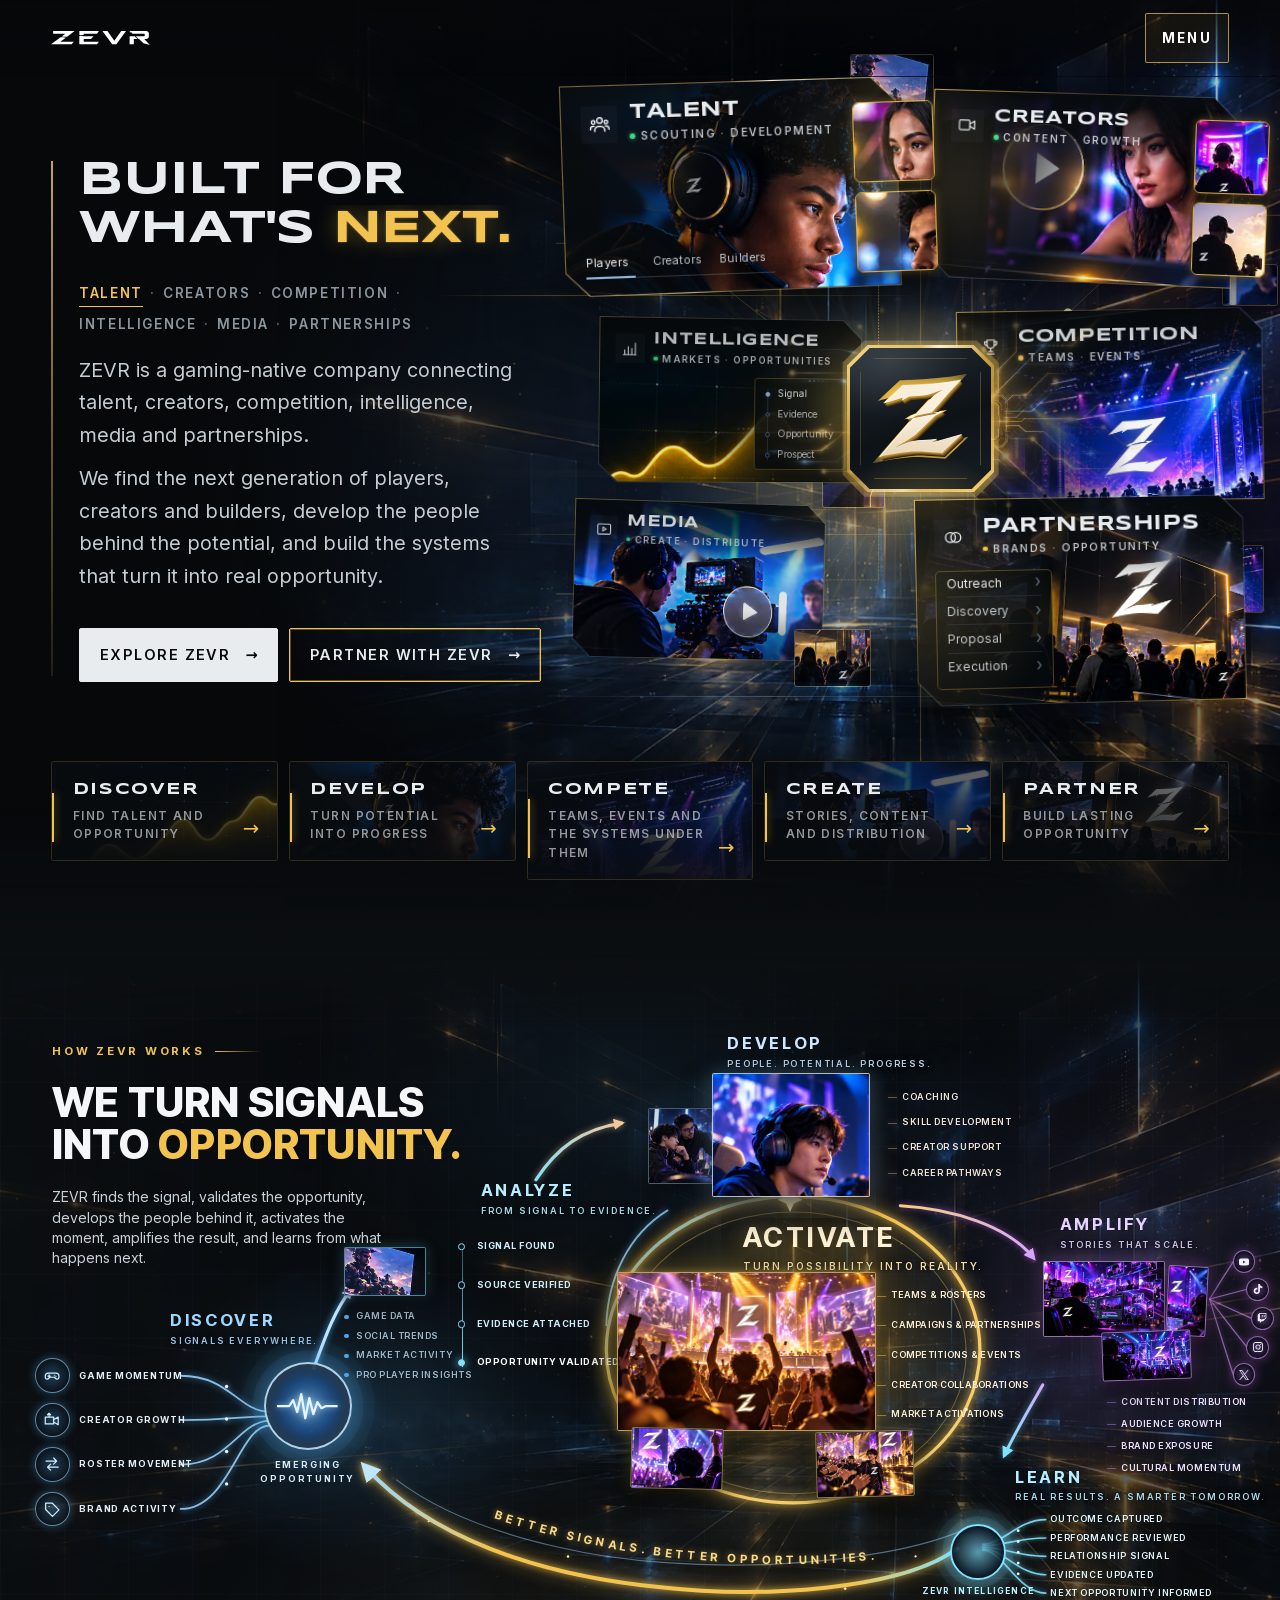
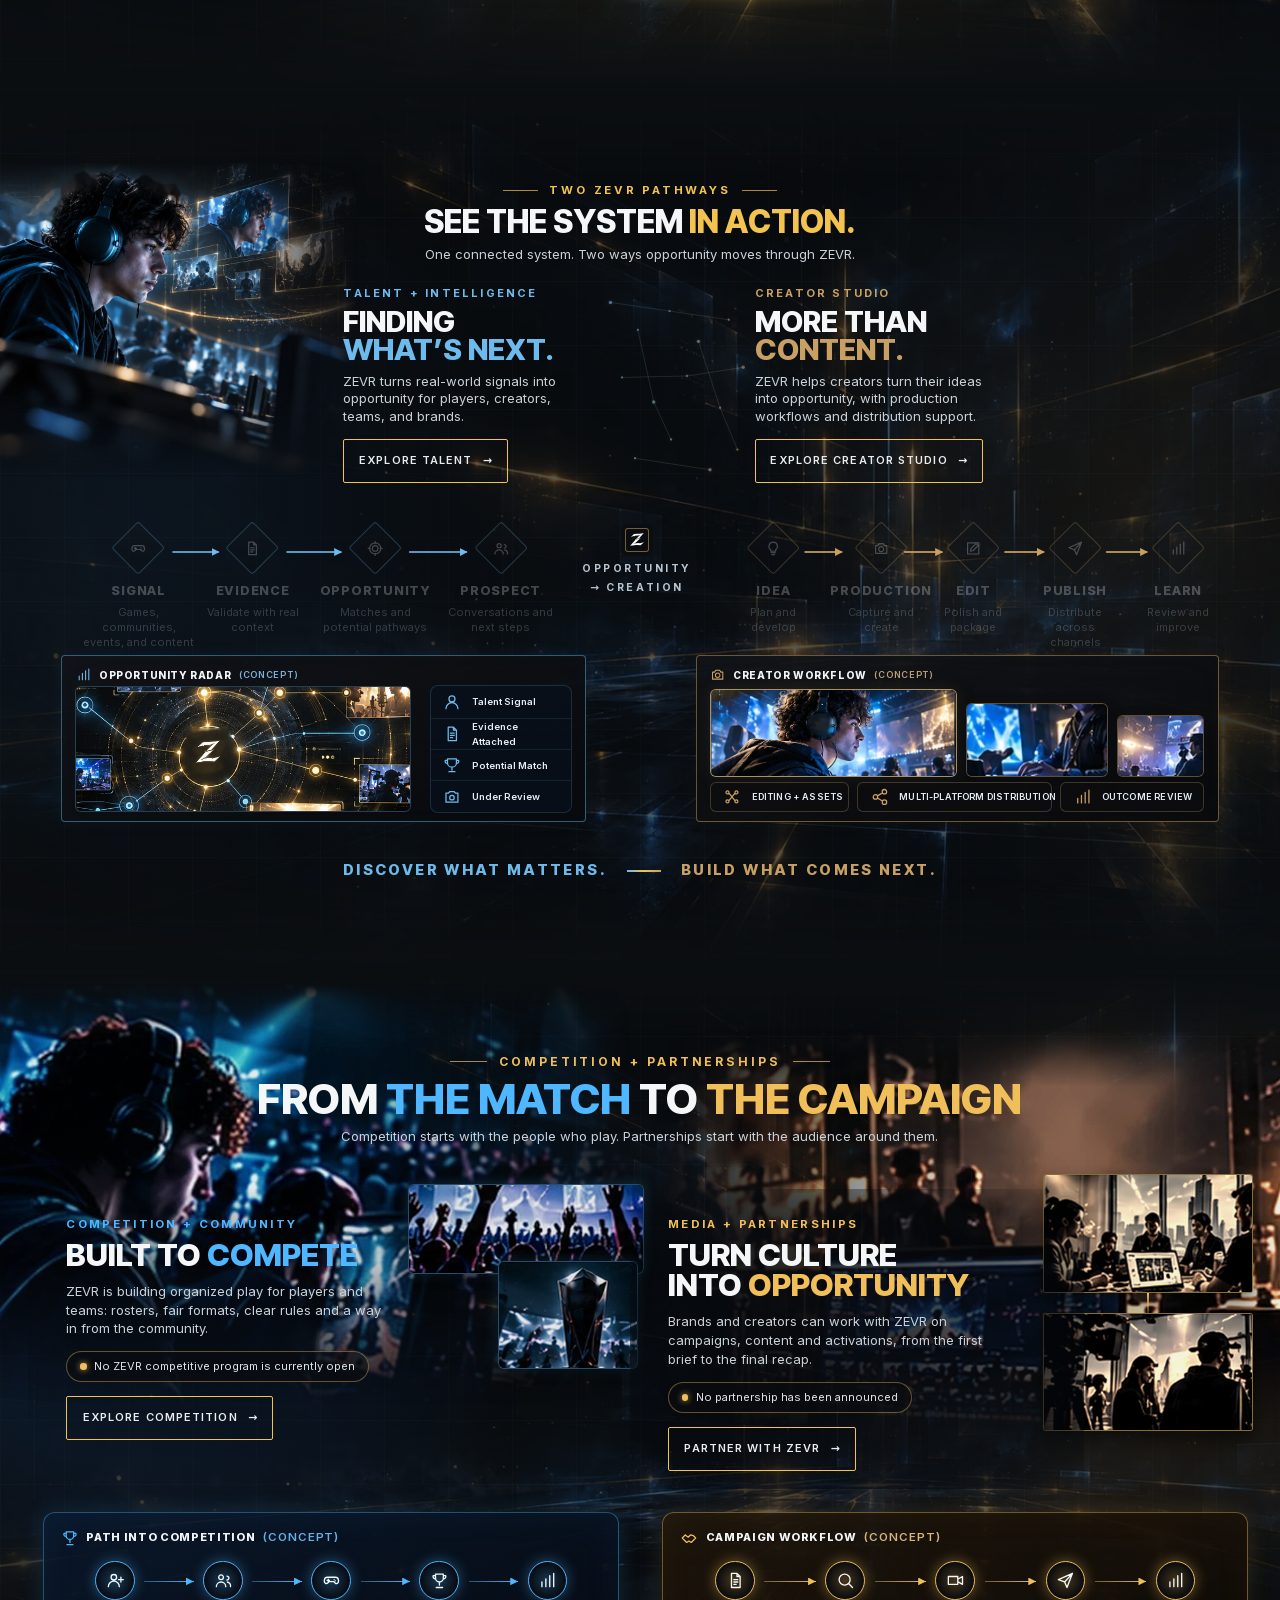
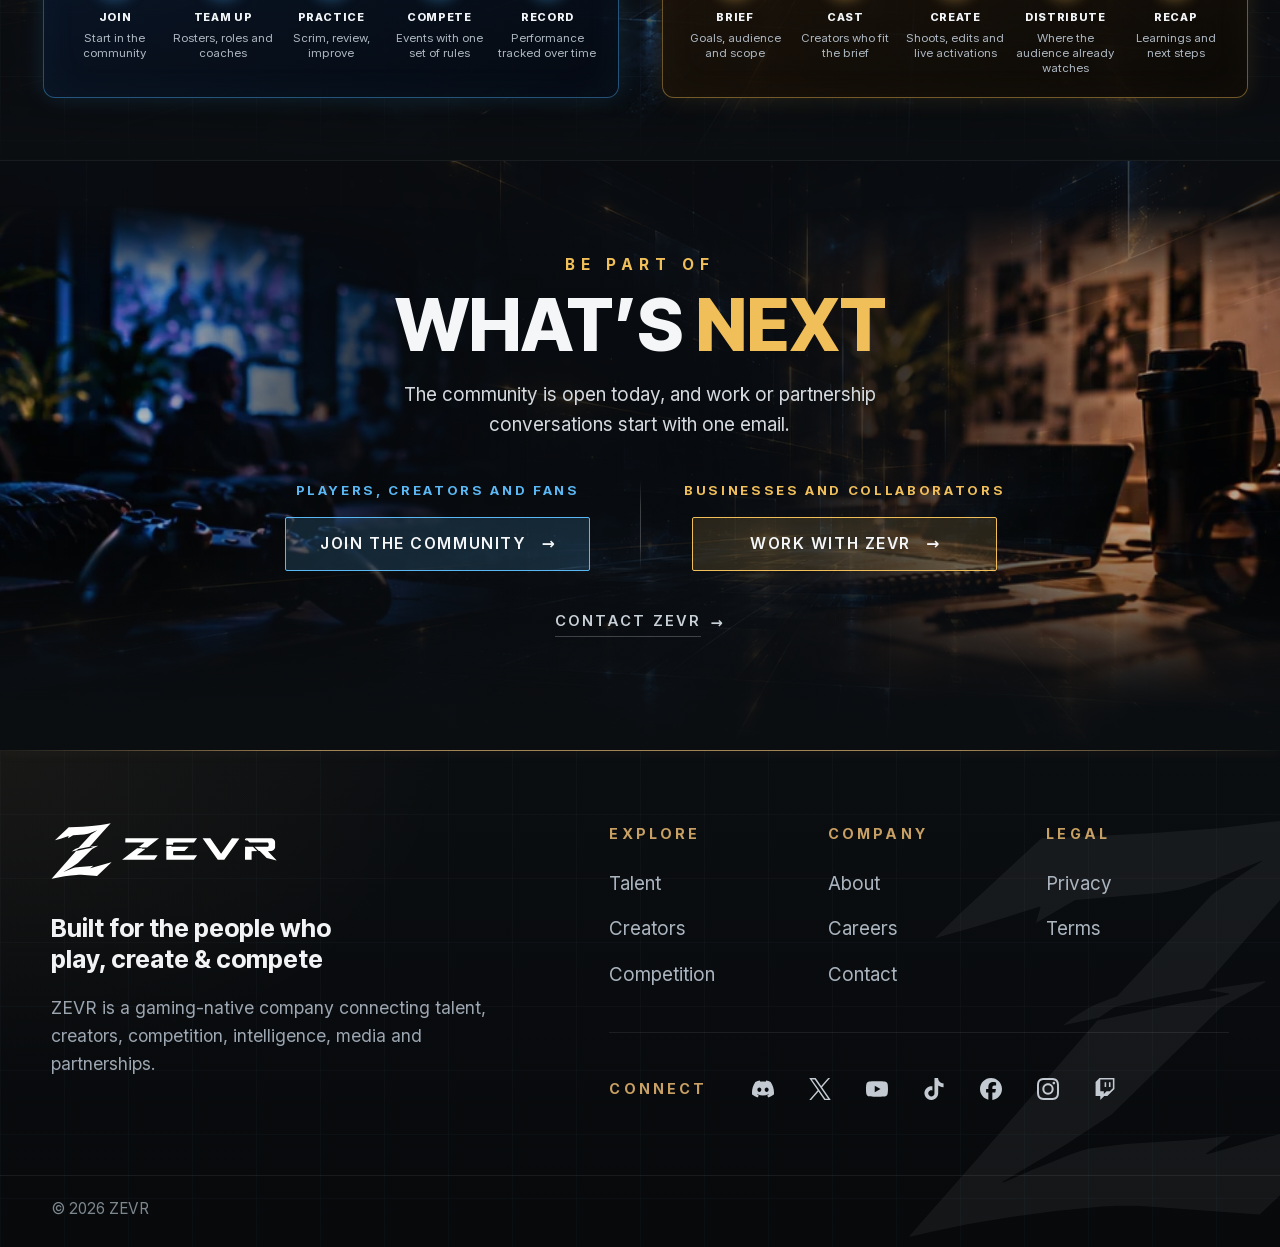
<file: index.html>
<!DOCTYPE html><!--eba489aa4dbf--><html lang="en" class="__variable_f367f3 __variable_a3c0d3 __variable_0d24fa __variable_cec71e"><head><meta charSet="utf-8"/><meta http-equiv="Content-Security-Policy" content="default-src &#x27;self&#x27;; base-uri &#x27;self&#x27;; object-src &#x27;none&#x27;; form-action &#x27;none&#x27;; img-src &#x27;self&#x27; data:; font-src &#x27;self&#x27;; style-src &#x27;self&#x27; &#x27;unsafe-inline&#x27;; script-src &#x27;self&#x27; &#x27;unsafe-inline&#x27;; connect-src &#x27;self&#x27;; frame-src &#x27;none&#x27;; worker-src &#x27;self&#x27;; manifest-src &#x27;self&#x27;; upgrade-insecure-requests"/><meta name="viewport" content="width=device-width, initial-scale=1"/><link rel="preload" as="image" href="/brand/ZEVR-WORDMARK-MASTER-REVERSE.svg"/><link rel="preload" as="image" href="/brand/ZEVR-SYMBOL-MASTER-REVERSE.svg"/><link rel="stylesheet" href="/_next/static/css/01b8594a74a07376.css" data-precedence="next"/><link rel="stylesheet" href="/_next/static/css/467e441ec2abd9d5.css" data-precedence="next"/><link rel="stylesheet" href="/_next/static/css/f3df66085141ae6e.css" data-precedence="next"/><link rel="stylesheet" href="/_next/static/css/9b7cc2643c0af046.css" data-precedence="next"/><link rel="stylesheet" href="/_next/static/css/dfa2c6ffcccb07e6.css" data-precedence="next"/><link rel="preload" as="script" fetchPriority="low" href="/_next/static/chunks/webpack-6882ec653489bbad.js"/><script src="/_next/static/chunks/4bd1b696-c023c6e3521b1417.js" async=""></script><script src="/_next/static/chunks/255-a85cef9cc3a04b12.js" async=""></script><script src="/_next/static/chunks/main-app-f8df598347a85e9b.js" async=""></script><script src="/_next/static/chunks/app/layout-259dae2417cb798e.js" async=""></script><script src="/_next/static/chunks/app/not-found-e5f9a73895d730ea.js" async=""></script><script src="/_next/static/chunks/app/page-28598bb0111f7ed6.js" async=""></script><meta name="theme-color" content="#07080A"/><title>ZEVR · Talent, Creators, Competition, Intelligence, Media &amp; Partnerships</title><meta name="description" content="ZEVR is a gaming-native company connecting talent, creators, competition, intelligence, media and partnerships."/><meta name="application-name" content="ZEVR"/><meta name="referrer" content="strict-origin-when-cross-origin"/><meta name="robots" content="index, follow"/><link rel="canonical" href="https://zevr.gg/"/><meta property="og:title" content="ZEVR · Talent, Creators, Competition, Intelligence, Media &amp; Partnerships"/><meta property="og:description" content="ZEVR is a gaming-native company connecting talent, creators, competition, intelligence, media and partnerships."/><meta property="og:url" content="https://zevr.gg/"/><meta property="og:site_name" content="ZEVR"/><meta property="og:image" content="https://zevr.gg/og-1200x630.png"/><meta property="og:image:width" content="1200"/><meta property="og:image:height" content="630"/><meta property="og:image:alt" content="The ZEVR Forged Z on a dark field."/><meta property="og:type" content="website"/><meta name="twitter:card" content="summary_large_image"/><meta name="twitter:title" content="ZEVR · Talent, Creators, Competition, Intelligence, Media &amp; Partnerships"/><meta name="twitter:description" content="ZEVR is a gaming-native company connecting talent, creators, competition, intelligence, media and partnerships."/><meta name="twitter:image" content="https://zevr.gg/og-1200x630.png"/><link rel="icon" href="/icon.png?ed616ae502bbf61e" type="image/png" sizes="256x256"/><script src="/_next/static/chunks/polyfills-42372ed130431b0a.js" noModule=""></script></head><body><div hidden=""><!--$--><!--/$--></div><script>(function(){var d=document.documentElement;try{d.setAttribute('data-js','');if(!('IntersectionObserver' in window))return;if(window.matchMedia&&window.matchMedia('(prefers-reduced-motion: reduce)').matches)return;d.setAttribute('data-reveal','armed');setTimeout(function(){if(d.getAttribute('data-reveal')==='armed')d.removeAttribute('data-reveal')},2500)}catch(e){d.removeAttribute('data-reveal')}})();</script><div class="public_shell__0fFbZ"><a class="public_skip__I34RB" href="#main">Skip to content</a><header class="SiteHeader_header__o00N_ SiteHeader_top__m8Iw6"><div class="SiteHeader_inner__I2_ct"><a class="SiteHeader_home___Udff" href="#top" aria-label="ZEVR home"><img class="ZevrMark_mark__MMJmv SiteHeader_mark__0tIcP" src="/brand/ZEVR-WORDMARK-MASTER-REVERSE.svg" width="1496" height="217" loading="eager" decoding="async" alt="" aria-hidden="true"/></a><nav class="SiteHeader_desktopNav__EOqAl" aria-label="Primary"><ul class="SiteHeader_list__rX5Ze"><li><a class="SiteHeader_link__a7Cse" href="#about">About</a></li><li><a class="SiteHeader_link__a7Cse" href="#talent">Talent</a></li><li><a class="SiteHeader_link__a7Cse" href="#creators">Creators</a></li><li><a class="SiteHeader_link__a7Cse" href="#competition">Competition</a></li><li><a class="SiteHeader_link__a7Cse" href="#partners">Partnerships</a></li><li><a class="SiteHeader_link__a7Cse" href="/contact/">Contact</a></li></ul></nav><div class="SiteHeader_actions__Va_lB"><a class="SiteHeader_work__jPMdn" href="/contact/#work"><span class="SiteHeader_workLabel__k4QgU">Work With ZEVR</span><span class="SiteHeader_workArrow__YPyM0" aria-hidden="true"></span></a><button type="button" class="SiteHeader_menuBtn__I7ppF" aria-expanded="false" aria-controls="_R_4lb_" aria-haspopup="dialog">Menu</button></div></div></header><main id="main" class="public_main__UgfPB"><div class="home_home__dR9Y_"><section id="top" class="HomepageHero_hero__M45Dp" aria-labelledby="hero-title" data-hero="" data-active="talent"><div class="HomepageHero_backdrop__Wp_HJ" aria-hidden="true"><div class="HomepageHero_grid__5BwNM"></div><div class="HomepageHero_field__lNi69"></div><div class="HomepageHero_light__4vC_5"></div><div class="HomepageHero_rays__XgbJ7"></div><div class="HomepageHero_beams__kjcxM"></div><div class="HomepageHero_streaks__tYozg"><span></span><span></span><span></span></div><div class="HomepageHero_dust__rADcU"><span style="--x:58%;--y:18%;--s:2px;--d:0s"></span><span style="--x:66%;--y:72%;--s:1.5px;--d:3.2s"></span><span style="--x:74%;--y:30%;--s:1px;--d:6.1s"></span><span style="--x:81%;--y:58%;--s:2px;--d:1.4s"></span><span style="--x:88%;--y:22%;--s:1.5px;--d:4.7s"></span><span style="--x:93%;--y:80%;--s:1px;--d:2.3s"></span><span style="--x:62%;--y:48%;--s:1px;--d:7.4s"></span><span style="--x:96%;--y:44%;--s:1.5px;--d:5.5s"></span></div></div><div class="HomepageHero_inner__eYyaQ"><div class="HomepageHero_copy__JXjgP"><h1 id="hero-title" class="HomepageHero_headline__UZ4XV"><span class="HomepageHero_line__XEV4m"><span class="HomepageHero_lineInner__KR_uU">BUILT FOR</span></span> <span class="HomepageHero_line__XEV4m HomepageHero_lineNext__CJQUR"><span class="HomepageHero_lineInner__KR_uU">WHAT&#x27;S<!-- --> <span class="HomepageHero_accent__v6JGx">NEXT.</span></span></span></h1><ul class="HomepageHero_areas__V_bs5" aria-label="What ZEVR works across"><li data-area="talent" data-active="">Talent</li><li data-area="creators">Creators</li><li data-area="competition">Competition</li><li data-area="intelligence">Intelligence</li><li data-area="media">Media</li><li data-area="partnerships">Partnerships</li></ul><p class="HomepageHero_body__wn8_8">ZEVR is a gaming-native company connecting talent, creators, competition, intelligence, media and partnerships.</p><p class="HomepageHero_body__wn8_8 HomepageHero_bodySecond__d94QX">We find the next generation of players, creators and builders, develop the people behind the potential, and build the systems that turn it into real opportunity.</p><p class="HomepageHero_audience__IfVHQ">For the next generation of players, creators and builders.</p><div class="HomepageHero_actions__Esxfx"><a class="CTA_cta__ZyuCa CTA_signal__VNJYl" href="#about"><span>Explore ZEVR</span><span class="CTA_arrow__38ELd" aria-hidden="true">→</span></a><a class="CTA_cta__ZyuCa CTA_frame__1Czgm" href="/contact/#partner"><span>Partner With ZEVR</span><span class="CTA_arrow__38ELd" aria-hidden="true">→</span></a></div></div><div class="HeroNetwork_network__0CdEZ" data-network="" aria-hidden="true"><div class="HeroNetwork_stage__esHLz" data-stage=""><span class="HeroNetwork_tile__6AmgD" style="--x:40;--y:-7;--w:12;--pd:3;--z:1;--enter:900ms;--drift:15s"><img src="/media/hero/modules/tile-screen.webp" alt="" loading="lazy" decoding="async"/></span><span class="HeroNetwork_tile__6AmgD" style="--x:86;--y:63;--w:13;--pd:3;--z:1;--enter:990ms;--drift:17.3s"><img src="/media/hero/modules/frag-arena.webp" alt="" loading="lazy" decoding="async"/></span><span class="HeroNetwork_tile__6AmgD" style="--x:32;--y:75;--w:11;--pd:6;--z:4;--enter:1080ms;--drift:19.6s"><img src="/media/hero/modules/frag-crowd.webp" alt="" loading="lazy" decoding="async"/></span><span class="HeroNetwork_tile__6AmgD" style="--x:93;--y:23;--w:8;--pd:6;--z:4;--enter:1170ms;--drift:21.9s"><img src="/media/hero/modules/frag-portrait.webp" alt="" loading="lazy" decoding="async"/></span><span class="HeroNetwork_tile__6AmgD" style="--x:36;--y:51;--w:9;--pd:3;--z:1;--enter:1260ms;--drift:24.2s"><img src="/media/hero/modules/frag-glow.webp" alt="" loading="lazy" decoding="async"/></span><svg class="HeroNetwork_wires__u_x16" viewBox="0 0 100 90" preserveAspectRatio="none" aria-hidden="true" focusable="false"><path class="HeroNetwork_trace__YCKLG" d="M-2 20 H14 L30 32.5 H39.5"></path><path class="HeroNetwork_trace__YCKLG" d="M102 16 H86 L71 30 H60.5"></path><path class="HeroNetwork_trace__YCKLG" d="M-2 70 H12 L30 58 H39.5 V55.5"></path><path class="HeroNetwork_trace__YCKLG" d="M102 80 H88 L70 58 H60.5 V55.5"></path><path class="HeroNetwork_trace__YCKLG" d="M50 34.5 V-4"></path><path class="HeroNetwork_trace__YCKLG" d="M50 55.5 V94"></path><circle class="HeroNetwork_flare__kansE" cx="30" cy="32.5" r="0.7"></circle><circle class="HeroNetwork_flare__kansE" cx="71" cy="30" r="0.7"></circle><circle class="HeroNetwork_flare__kansE" cx="30" cy="58" r="0.6"></circle><circle class="HeroNetwork_flare__kansE" cx="70" cy="58" r="0.6"></circle><g data-wire="talent" data-active=""><path class="HeroNetwork_wire__Kis2I" d="M44 34.5 V14 H23" pathLength="100"></path><path class="HeroNetwork_boot__QotO5" d="M44 34.5 V14 H23" pathLength="100"></path><path class="HeroNetwork_pulse__lp7t_" d="M44 34.5 V14 H23" pathLength="100"></path></g><g data-wire="creators"><path class="HeroNetwork_wire__Kis2I" d="M56 34.5 V12 H73" pathLength="100"></path><path class="HeroNetwork_boot__QotO5" d="M56 34.5 V12 H73" pathLength="100"></path><path class="HeroNetwork_pulse__lp7t_" d="M56 34.5 V12 H73" pathLength="100"></path></g><g data-wire="competition"><path class="HeroNetwork_wire__Kis2I" d="M60.5 43 H77" pathLength="100"></path><path class="HeroNetwork_boot__QotO5" d="M60.5 43 H77" pathLength="100"></path><path class="HeroNetwork_pulse__lp7t_" d="M60.5 43 H77" pathLength="100"></path></g><g data-wire="intelligence"><path class="HeroNetwork_wire__Kis2I" d="M39.5 42 H23" pathLength="100"></path><path class="HeroNetwork_boot__QotO5" d="M39.5 42 H23" pathLength="100"></path><path class="HeroNetwork_pulse__lp7t_" d="M39.5 42 H23" pathLength="100"></path></g><g data-wire="media"><path class="HeroNetwork_wire__Kis2I" d="M44 55.5 V68 H18.5" pathLength="100"></path><path class="HeroNetwork_boot__QotO5" d="M44 55.5 V68 H18.5" pathLength="100"></path><path class="HeroNetwork_pulse__lp7t_" d="M44 55.5 V68 H18.5" pathLength="100"></path></g><g data-wire="partnerships"><path class="HeroNetwork_wire__Kis2I" d="M56 55.5 V71 H73" pathLength="100"></path><path class="HeroNetwork_boot__QotO5" d="M56 55.5 V71 H73" pathLength="100"></path><path class="HeroNetwork_pulse__lp7t_" d="M56 55.5 V71 H73" pathLength="100"></path></g></svg><div class="HeroNetwork_slot__ndhg8" data-card="talent" data-depth="3" data-layer="front" data-slot="0" data-active="" style="--x:1;--y:0;--w:44;--tilt:4deg;--turn:-2deg;--depth:3;--scale:1.05;--z:7;--from-x:0px;--from-y:-22px;--enter:700ms;--drift:9s;--drift-delay:0s"><div class="HeroNetwork_pose__aCe2U"><div class="HeroNetworkCard_card__1IgJS" data-body="tabs" data-panel="left" data-thumbs=""><picture class="HeroNetworkCard_media__BKmdK"><source type="image/avif" srcSet="/media/hero/modules/talent.avif"/><img src="/media/hero/modules/talent.webp" alt="" loading="eager" fetchPriority="high" decoding="async"/></picture><div class="HeroNetworkCard_head__yTzJS"><span class="HeroNetworkCard_icon__nZ5sH"><svg viewBox="0 0 24 24" width="24" height="24" fill="none" stroke="currentColor" stroke-width="1.5" stroke-linecap="round" stroke-linejoin="round" aria-hidden="true" focusable="false"><circle cx="12" cy="7.5" r="3"></circle><path d="M6.5 19.5v-1.2a4.3 4.3 0 0 1 4.3-4.3h2.4a4.3 4.3 0 0 1 4.3 4.3v1.2"></path><circle cx="5" cy="9.5" r="2"></circle><path d="M1.8 17.5v-.6a3 3 0 0 1 3-3h1"></path><circle cx="19" cy="9.5" r="2"></circle><path d="M22.2 17.5v-.6a3 3 0 0 0-3-3h-1"></path></svg></span><span class="HeroNetworkCard_titles__GbR9X"><span class="HeroNetworkCard_name___x66i">Talent</span><span class="HeroNetworkCard_line__YCgmJ">Scouting · Development</span></span></div><div class="HeroNetworkCard_body__IRXPn"><span class="HeroNetworkCard_tabs__dLFfk"><span class="HeroNetworkCard_tab__vXDe9">Players</span><span class="HeroNetworkCard_tab__vXDe9">Creators</span><span class="HeroNetworkCard_tab__vXDe9">Builders</span><span class="HeroNetworkCard_tabMarker__kyqxu"></span></span><span class="HeroNetworkCard_rows__IJN4V"><span class="HeroNetworkCard_profile__fjWQb"><span class="HeroNetworkCard_avatar__kVpia"></span><span class="HeroNetworkCard_bars__9nKD6"><span></span><span></span></span></span><span class="HeroNetworkCard_profile__fjWQb"><span class="HeroNetworkCard_avatar__kVpia"></span><span class="HeroNetworkCard_bars__9nKD6"><span></span><span></span></span></span><span class="HeroNetworkCard_profile__fjWQb"><span class="HeroNetworkCard_avatar__kVpia"></span><span class="HeroNetworkCard_bars__9nKD6"><span></span><span></span></span></span></span></div></div><span class="HeroNetwork_thumbs__yPyRF"><span class="HeroNetwork_thumb__lPyQj"><img src="/media/hero/modules/tile-scout-a.webp" alt="" loading="lazy" decoding="async"/></span><span class="HeroNetwork_thumb__lPyQj"><img src="/media/hero/modules/tile-scout-b.webp" alt="" loading="lazy" decoding="async"/></span></span></div></div><div class="HeroNetwork_slot__ndhg8" data-card="creators" data-depth="3" data-layer="front" data-slot="1" style="--x:52;--y:-1;--w:42;--tilt:-4deg;--turn:2deg;--depth:3;--scale:1.03;--z:7;--from-x:28px;--from-y:6px;--enter:770ms;--drift:10.3s;--drift-delay:-1.7s"><div class="HeroNetwork_pose__aCe2U"><div class="HeroNetworkCard_card__1IgJS" data-body="stages" data-panel="left" data-thumbs=""><picture class="HeroNetworkCard_media__BKmdK"><source type="image/avif" srcSet="/media/hero/modules/creators.avif"/><img src="/media/hero/modules/creators.webp" alt="" loading="lazy" fetchPriority="auto" decoding="async"/></picture><div class="HeroNetworkCard_head__yTzJS"><span class="HeroNetworkCard_icon__nZ5sH"><svg viewBox="0 0 24 24" width="24" height="24" fill="none" stroke="currentColor" stroke-width="1.5" stroke-linecap="round" stroke-linejoin="round" aria-hidden="true" focusable="false"><rect x="2.5" y="6" width="13" height="12" rx="1.5"></rect><path d="M15.5 10.5l6-3.5v10l-6-3.5"></path></svg></span><span class="HeroNetworkCard_titles__GbR9X"><span class="HeroNetworkCard_name___x66i">Creators</span><span class="HeroNetworkCard_line__YCgmJ">Content · Growth</span></span></div><div class="HeroNetworkCard_body__IRXPn"><span class="HeroNetworkCard_frame__F_Qpu"><span class="HeroNetworkCard_play__Bx2jw"></span></span><span class="HeroNetworkCard_track__Inmvj"><span class="HeroNetworkCard_stage__xxSvg">Draft</span><span class="HeroNetworkCard_stage__xxSvg">Editing</span><span class="HeroNetworkCard_stage__xxSvg">Creator review</span><span class="HeroNetworkCard_stage__xxSvg">Published</span></span></div></div><span class="HeroNetwork_thumbs__yPyRF"><span class="HeroNetwork_thumb__lPyQj"><img src="/media/hero/modules/tile-stream.webp" alt="" loading="lazy" decoding="async"/></span><span class="HeroNetwork_thumb__lPyQj"><img src="/media/hero/modules/tile-field.webp" alt="" loading="lazy" decoding="async"/></span></span></div></div><div class="HeroNetwork_slot__ndhg8" data-card="competition" data-depth="2" data-layer="front" data-slot="2" style="--x:56;--y:30;--w:42;--tilt:-3deg;--turn:-0.8deg;--depth:2;--scale:1.04;--z:5;--from-x:28px;--from-y:6px;--enter:880ms;--drift:11.6s;--drift-delay:-3.4s"><div class="HeroNetwork_pose__aCe2U"><div class="HeroNetworkCard_card__1IgJS" data-body="bracket" data-panel="left"><picture class="HeroNetworkCard_media__BKmdK"><source type="image/avif" srcSet="/media/hero/modules/competition.avif"/><img src="/media/hero/modules/competition.webp" alt="" loading="lazy" fetchPriority="auto" decoding="async"/></picture><div class="HeroNetworkCard_head__yTzJS"><span class="HeroNetworkCard_icon__nZ5sH"><svg viewBox="0 0 24 24" width="24" height="24" fill="none" stroke="currentColor" stroke-width="1.5" stroke-linecap="round" stroke-linejoin="round" aria-hidden="true" focusable="false"><path d="M7.5 3.5h9v5.5a4.5 4.5 0 0 1-9 0z"></path><path d="M7.5 5.5H4.5v1.5a3 3 0 0 0 3 3"></path><path d="M16.5 5.5h3v1.5a3 3 0 0 1-3 3"></path><path d="M12 13.5v4"></path><path d="M8 20.5h8M9.5 17.5h5"></path></svg></span><span class="HeroNetworkCard_titles__GbR9X"><span class="HeroNetworkCard_name___x66i">Competition</span><span class="HeroNetworkCard_line__YCgmJ">Teams · Events</span></span></div><div class="HeroNetworkCard_body__IRXPn"><svg class="HeroNetworkCard_bracket__q68_5" viewBox="0 0 120 64" preserveAspectRatio="xMinYMid meet"><rect x="1" y="2" width="30" height="10"></rect><rect x="1" y="18" width="30" height="10"></rect><rect x="1" y="36" width="30" height="10"></rect><rect x="1" y="52" width="30" height="10"></rect><path d="M31 7 H38 V23 H31 M38 15 H45"></path><path d="M31 41 H38 V57 H31 M38 49 H45"></path><rect x="45" y="10" width="30" height="10"></rect><rect x="45" y="44" width="30" height="10"></rect><path d="M75 15 H82 V49 H75 M82 32 H89"></path><rect class="HeroNetworkCard_final__JPTzY" x="89" y="27" width="30" height="10"></rect></svg><span class="HeroNetworkCard_parts__V2LmB"><span>Events</span><span>Rosters</span><span>Scrims</span><span>Results</span></span></div></div></div></div><div class="HeroNetwork_slot__ndhg8" data-card="intelligence" data-depth="1" data-layer="mid" data-slot="3" style="--x:3;--y:30;--w:40;--tilt:6deg;--turn:0.6deg;--depth:1;--scale:0.94;--z:3;--from-x:-28px;--from-y:6px;--enter:990ms;--drift:12.9s;--drift-delay:-5.1s"><div class="HeroNetwork_pose__aCe2U"><div class="HeroNetworkCard_card__1IgJS" data-body="chain" data-panel="right"><picture class="HeroNetworkCard_media__BKmdK"><source type="image/avif" srcSet="/media/hero/modules/intelligence.avif"/><img src="/media/hero/modules/intelligence.webp" alt="" loading="lazy" fetchPriority="auto" decoding="async"/></picture><div class="HeroNetworkCard_head__yTzJS"><span class="HeroNetworkCard_icon__nZ5sH"><svg viewBox="0 0 24 24" width="24" height="24" fill="none" stroke="currentColor" stroke-width="1.5" stroke-linecap="round" stroke-linejoin="round" aria-hidden="true" focusable="false"><path d="M5 20V14M10 20V9M15 20V11.5M20 20V4"></path><path d="M3 20.5h18"></path></svg></span><span class="HeroNetworkCard_titles__GbR9X"><span class="HeroNetworkCard_name___x66i">Intelligence</span><span class="HeroNetworkCard_line__YCgmJ">Markets · Opportunities</span></span></div><div class="HeroNetworkCard_body__IRXPn"><span class="HeroNetworkCard_chain__QE63i"><span class="HeroNetworkCard_link__AF1bS"><span class="HeroNetworkCard_dot___amnQ"></span>Signal</span><span class="HeroNetworkCard_link__AF1bS"><span class="HeroNetworkCard_dot___amnQ"></span>Evidence</span><span class="HeroNetworkCard_link__AF1bS"><span class="HeroNetworkCard_dot___amnQ"></span>Opportunity</span><span class="HeroNetworkCard_link__AF1bS"><span class="HeroNetworkCard_dot___amnQ"></span>Prospect</span><span class="HeroNetworkCard_scan__ErY7l"></span></span></div></div></div></div><div class="HeroNetwork_slot__ndhg8" data-card="media" data-depth="1" data-layer="mid" data-slot="4" style="--x:-1;--y:56;--w:39;--tilt:5deg;--turn:1.5deg;--depth:1;--scale:0.92;--z:2;--from-x:-28px;--from-y:6px;--enter:1060ms;--drift:14.2s;--drift-delay:-6.8s"><div class="HeroNetwork_pose__aCe2U"><div class="HeroNetworkCard_card__1IgJS" data-body="timeline" data-panel="bottom"><picture class="HeroNetworkCard_media__BKmdK"><source type="image/avif" srcSet="/media/hero/modules/media.avif"/><img src="/media/hero/modules/media.webp" alt="" loading="lazy" fetchPriority="auto" decoding="async"/></picture><div class="HeroNetworkCard_head__yTzJS"><span class="HeroNetworkCard_icon__nZ5sH"><svg viewBox="0 0 24 24" width="24" height="24" fill="none" stroke="currentColor" stroke-width="1.5" stroke-linecap="round" stroke-linejoin="round" aria-hidden="true" focusable="false"><rect x="2.5" y="4.5" width="19" height="15" rx="1.5"></rect><path d="M10 9v6l5-3z"></path></svg></span><span class="HeroNetworkCard_titles__GbR9X"><span class="HeroNetworkCard_name___x66i">Media</span><span class="HeroNetworkCard_line__YCgmJ">Create · Distribute</span></span></div><div class="HeroNetworkCard_body__IRXPn"><span class="HeroNetworkCard_chips__Pj_wA"><span>Clip</span><span>Package</span><span>Distribute</span></span><span class="HeroNetworkCard_timeline__cQSYw"><span class="HeroNetworkCard_lane__t9TDy"><span></span><span></span><span></span></span><span class="HeroNetworkCard_lane__t9TDy"><span></span><span></span></span><svg class="HeroNetworkCard_wave__IyHBB" viewBox="0 0 100 12" preserveAspectRatio="none"><path d="M0 6 L4 4 L7 8 L10 3 L13 9 L16 5 L20 7 L23 2 L26 10 L30 5 L33 7 L37 4 L40 8 L44 3 L47 9 L51 6 L54 4 L58 8 L61 2 L65 10 L68 5 L72 7 L75 3 L79 9 L82 5 L86 7 L89 4 L93 8 L96 5 L100 6"></path></svg><span class="HeroNetworkCard_playhead___JYTv"></span></span></div></div></div></div><div class="HeroNetwork_slot__ndhg8" data-card="partnerships" data-depth="3" data-layer="front" data-slot="5" style="--x:50;--y:56.5;--w:46;--tilt:3deg;--turn:-1.2deg;--depth:3;--scale:1.02;--z:7;--from-x:0px;--from-y:22px;--enter:1050ms;--drift:15.5s;--drift-delay:-8.5s"><div class="HeroNetwork_pose__aCe2U"><div class="HeroNetworkCard_card__1IgJS" data-body="list" data-panel="left"><picture class="HeroNetworkCard_media__BKmdK"><source type="image/avif" srcSet="/media/hero/modules/partnerships.avif"/><img src="/media/hero/modules/partnerships.webp" alt="" loading="lazy" fetchPriority="auto" decoding="async"/></picture><div class="HeroNetworkCard_head__yTzJS"><span class="HeroNetworkCard_icon__nZ5sH"><svg viewBox="0 0 24 24" width="24" height="24" fill="none" stroke="currentColor" stroke-width="1.5" stroke-linecap="round" stroke-linejoin="round" aria-hidden="true" focusable="false"><circle cx="9" cy="12" r="5.5"></circle><circle cx="15" cy="12" r="5.5"></circle></svg></span><span class="HeroNetworkCard_titles__GbR9X"><span class="HeroNetworkCard_name___x66i">Partnerships</span><span class="HeroNetworkCard_line__YCgmJ">Brands · Opportunity</span></span></div><div class="HeroNetworkCard_body__IRXPn"><span class="HeroNetworkCard_list__EeGpn"><span class="HeroNetworkCard_listRow___Z8oe">Outreach<span class="HeroNetworkCard_chevron__sXDY5">›</span></span><span class="HeroNetworkCard_listRow___Z8oe">Discovery<span class="HeroNetworkCard_chevron__sXDY5">›</span></span><span class="HeroNetworkCard_listRow___Z8oe">Proposal<span class="HeroNetworkCard_chevron__sXDY5">›</span></span><span class="HeroNetworkCard_listRow___Z8oe">Execution<span class="HeroNetworkCard_chevron__sXDY5">›</span></span></span></div></div></div></div><div class="HeroNetwork_core__QuHhv" data-core=""><span class="HeroNetwork_coreCircuit__p_tPG"></span><span class="HeroNetwork_coreHalo__1CPHC"></span><span class="HeroNetwork_coreFrameGlow__TrInK"></span><span class="HeroNetwork_coreRing__UffB3"></span><span class="HeroNetwork_corePlate__4LVy_"><span class="HeroNetwork_coreSheen__O13kM"></span><span class="HeroNetwork_markGlow__G4Tsa"></span><span class="HeroNetwork_markGlow__G4Tsa HeroNetwork_markGlowTight__CgqsY"></span><span class="HeroNetwork_markDepth__NSmRF" style="--i:6"></span><span class="HeroNetwork_markDepth__NSmRF" style="--i:5"></span><span class="HeroNetwork_markDepth__NSmRF" style="--i:4"></span><span class="HeroNetwork_markDepth__NSmRF" style="--i:3"></span><span class="HeroNetwork_markDepth__NSmRF" style="--i:2"></span><span class="HeroNetwork_markDepth__NSmRF" style="--i:1"></span><img class="ZevrMark_mark__MMJmv HeroNetwork_mark__sHmzg" src="/brand/ZEVR-SYMBOL-MASTER-REVERSE.svg" width="999" height="934" loading="eager" decoding="async" alt="" aria-hidden="true"/><span class="HeroNetwork_markShine__D0cW1"></span></span></div></div></div></div><div class="HomepageHero_handoff__ue5M7"><p class="HomepageHero_handoffTitle__RA10R" aria-hidden="true">Where to go from here</p><ul aria-label="Where to go from here"><li><a href="/talent/" class="HomepageHero_handoffItem__sdj1F"><picture class="HomepageHero_handoffMedia__9sGWK" aria-hidden="true"><source type="image/avif" srcSet="/media/hero/modules/intelligence.avif"/><img src="/media/hero/modules/intelligence.webp" alt="" loading="lazy" decoding="async"/></picture><span class="HomepageHero_handoffName__m8Mmp">Discover</span><span class="HomepageHero_handoffLine__i0CQK">Find talent and opportunity</span><span class="HomepageHero_handoffArrow__3_kRd" aria-hidden="true">→</span></a></li><li><a href="#how" class="HomepageHero_handoffItem__sdj1F"><picture class="HomepageHero_handoffMedia__9sGWK" aria-hidden="true"><source type="image/avif" srcSet="/media/hero/modules/talent.avif"/><img src="/media/hero/modules/talent.webp" alt="" loading="lazy" decoding="async"/></picture><span class="HomepageHero_handoffName__m8Mmp">Develop</span><span class="HomepageHero_handoffLine__i0CQK">Turn potential into progress</span><span class="HomepageHero_handoffArrow__3_kRd" aria-hidden="true">→</span></a></li><li><a href="/compete/" class="HomepageHero_handoffItem__sdj1F"><picture class="HomepageHero_handoffMedia__9sGWK" aria-hidden="true"><source type="image/avif" srcSet="/media/hero/modules/competition.avif"/><img src="/media/hero/modules/competition.webp" alt="" loading="lazy" decoding="async"/></picture><span class="HomepageHero_handoffName__m8Mmp">Compete</span><span class="HomepageHero_handoffLine__i0CQK">Teams, events and the systems under them</span><span class="HomepageHero_handoffArrow__3_kRd" aria-hidden="true">→</span></a></li><li><a href="/creators/" class="HomepageHero_handoffItem__sdj1F"><picture class="HomepageHero_handoffMedia__9sGWK" aria-hidden="true"><source type="image/avif" srcSet="/media/hero/modules/media.avif"/><img src="/media/hero/modules/media.webp" alt="" loading="lazy" decoding="async"/></picture><span class="HomepageHero_handoffName__m8Mmp">Create</span><span class="HomepageHero_handoffLine__i0CQK">Stories, content and distribution</span><span class="HomepageHero_handoffArrow__3_kRd" aria-hidden="true">→</span></a></li><li><a href="/contact/#partner" class="HomepageHero_handoffItem__sdj1F"><picture class="HomepageHero_handoffMedia__9sGWK" aria-hidden="true"><source type="image/avif" srcSet="/media/hero/modules/partnerships.avif"/><img src="/media/hero/modules/partnerships.webp" alt="" loading="lazy" decoding="async"/></picture><span class="HomepageHero_handoffName__m8Mmp">Partner</span><span class="HomepageHero_handoffLine__i0CQK">Build lasting opportunity</span><span class="HomepageHero_handoffArrow__3_kRd" aria-hidden="true">→</span></a></li></ul></div></section><section id="about" class="HowZevrWorks_section__GFMJG" aria-labelledby="about-title" data-hzw=""><div class="HowZevrWorks_ground__wUXY1" aria-hidden="true"></div><div id="how" class="HowZevrWorks_frame__H_V9s"><header class="HowZevrWorks_head__5LWRt" data-part="" style="--x:4.0669856459330145%;--y:3.79746835443038%;--w:33.49282296650718%"><p class="HowZevrWorks_eyebrow__8JV_D">How ZEVR works</p><h2 id="about-title" class="HowZevrWorks_h2__qHuhu">We turn signals<br/>into<!-- --> <span class="HowZevrWorks_accent___M1V4">opportunity.</span></h2><p class="HowZevrWorks_intro__JVv7y">ZEVR finds the signal, validates the opportunity, develops the people behind it, activates the moment, amplifies the result, and learns from what happens next.</p></header><span class="HowZevrWorks_pool__EpHP1 HowZevrWorks_poolBlue__nncJJ" data-part="" style="--x:11.961722488038278%;--y:39.24050632911392%;--w:33.49282296650718%;--h:53.16455696202531%" aria-hidden="true"></span><span class="HowZevrWorks_pool__EpHP1 HowZevrWorks_poolGold__s0xUt" data-part="" style="--x:44.25837320574163%;--y:29.11392405063291%;--w:35.88516746411483%;--h:59.49367088607595%" aria-hidden="true"></span><span class="HowZevrWorks_pool__EpHP1 HowZevrWorks_poolViolet__5jc5Q" data-part="" style="--x:74.16267942583733%;--y:29.11392405063291%;--w:25.11961722488038%;--h:48.10126582278481%" aria-hidden="true"></span><svg class="HowZevrWorks_paths__p_7fx" viewBox="0 70 1672 790" preserveAspectRatio="none" aria-hidden="true" focusable="false"><defs><linearGradient id="hzw-ring" x1="0" y1="0" x2="1" y2="1"><stop offset="0" stop-color="#4ea7e8"></stop><stop offset="0.35" stop-color="#f3c34f"></stop><stop offset="1" stop-color="#f6d27a"></stop></linearGradient><linearGradient id="hzw-warm" gradientUnits="userSpaceOnUse" x1="700" y1="280" x2="812" y2="206"><stop offset="0" stop-color="#7fe3ff"></stop><stop offset="1" stop-color="#f2c79a"></stop></linearGradient><linearGradient id="hzw-media" gradientUnits="userSpaceOnUse" x1="1176" y1="314" x2="1350" y2="382"><stop offset="0" stop-color="#f6d27a"></stop><stop offset="1" stop-color="#d6a8ff"></stop></linearGradient><linearGradient id="hzw-back" gradientUnits="userSpaceOnUse" x1="1362" y1="548" x2="1312" y2="640"><stop offset="0" stop-color="#d6a8ff"></stop><stop offset="1" stop-color="#7fe3ff"></stop></linearGradient><linearGradient id="hzw-return" gradientUnits="userSpaceOnUse" x1="1250" y1="0" x2="478" y2="0"><stop offset="0" stop-color="#7fe3ff"></stop><stop offset="0.18" stop-color="#f3c34f"></stop><stop offset="0.78" stop-color="#f3c34f"></stop><stop offset="1" stop-color="#9ed8ff"></stop></linearGradient><radialGradient id="hzw-pool" cx="0.5" cy="0.45" r="0.55"><stop offset="0" stop-color="#f3c34f" stop-opacity="0.24"></stop><stop offset="0.7" stop-color="#f3c34f" stop-opacity="0.05"></stop><stop offset="1" stop-color="#f3c34f" stop-opacity="0"></stop></radialGradient><marker id="hzw-head-blue" viewBox="0 0 10 10" refX="7" refY="5" markerWidth="3.5" markerHeight="3.5" orient="auto-start-reverse"><path d="M0 0 L10 5 L0 10 z" style="fill:#bfe6ff"></path></marker><marker id="hzw-head-warm" viewBox="0 0 10 10" refX="7" refY="5" markerWidth="3.5" markerHeight="3.5" orient="auto-start-reverse"><path d="M0 0 L10 5 L0 10 z" style="fill:#f2c79a"></path></marker><marker id="hzw-head-violet" viewBox="0 0 10 10" refX="7" refY="5" markerWidth="4" markerHeight="4" orient="auto-start-reverse"><path d="M0 0 L10 5 L0 10 z" style="fill:#d6a8ff"></path></marker><marker id="hzw-head-cyan" viewBox="0 0 10 10" refX="7" refY="5" markerWidth="4" markerHeight="4" orient="auto-start-reverse"><path d="M0 0 L10 5 L0 10 z" style="fill:#7fe3ff"></path></marker><marker id="hzw-head-return" viewBox="0 0 10 10" refX="6" refY="5" markerWidth="5" markerHeight="5" orient="auto-start-reverse"><path d="M0 0 L10 5 L0 10 z" style="fill:#bfe6ff"></path></marker><path id="hzw-return-text" d="M646 722 C 790 770, 960 794, 1150 776"></path></defs><g class="HowZevrWorks_converge__H_XS6" data-seg="0"><path pathLength="100" d="M236 536 C 300 536, 312 583, 352 583"></path><path pathLength="100" d="M236 594 C 300 594, 312 589, 352 589"></path><path pathLength="100" d="M236 652 C 300 652, 312 595, 352 595"></path><path pathLength="100" d="M236 710 C 300 710, 312 601, 352 601"></path></g><g class="HowZevrWorks_pulses__XgHhm" data-seg="0"><circle cx="296" cy="550.1" r="2.2"></circle><circle cx="296" cy="592.5" r="2.2"></circle><circle cx="296" cy="634.9" r="2.2"></circle><circle cx="296" cy="677.3" r="2.2"></circle></g><g class="HowZevrWorks_inputSignal__6AG6_" aria-hidden="true"><path pathLength="100" style="--k:0" d="M236 536 C 300 536, 312 583, 352 583"></path><path pathLength="100" style="--k:1" d="M236 594 C 300 594, 312 589, 352 589"></path><path pathLength="100" style="--k:2" d="M236 652 C 300 652, 312 595, 352 595"></path><path pathLength="100" style="--k:3" d="M236 710 C 300 710, 312 601, 352 601"></path></g><path class="HowZevrWorks_cool__OfeO_ HowZevrWorks_strong__zhLHR" data-seg="1" pathLength="100" marker-end="url(#hzw-head-blue)" d="M410 526 C 424 488, 436 452, 458 424"></path><path class="HowZevrWorks_warming__PhYxY" data-seg="2" pathLength="100" marker-end="url(#hzw-head-warm)" d="M700 280 C 728 238, 760 214, 812 206"></path><path class="HowZevrWorks_cool__OfeO_" data-seg="2" pathLength="100" d="M792 470 C 794 410, 820 352, 872 320"></path><path class="HowZevrWorks_warmLine__B2lKg" data-seg="3" pathLength="100" d="M1032 306 V 318"></path><ellipse class="HowZevrWorks_ringPool__q5z3n" data-seg="3" cx="1036" cy="502" rx="244" ry="200"></ellipse><ellipse class="HowZevrWorks_ringGlow__umH4Q" data-seg="3" cx="1036" cy="502" rx="244" ry="200"></ellipse><ellipse class="HowZevrWorks_ring__tfNAc" data-seg="3" cx="1036" cy="502" rx="244" ry="200" pathLength="100"></ellipse><ellipse class="HowZevrWorks_ringInner__BFrTR" data-seg="3" cx="1036" cy="506" rx="226" ry="184" pathLength="100"></ellipse><g data-seg="3"><circle class="HowZevrWorks_glint__8raaF" cx="866" cy="646" r="2.6"></circle><circle class="HowZevrWorks_glint__8raaF" cx="1262" cy="580" r="2.2"></circle><circle class="HowZevrWorks_glint__8raaF" cx="1150" cy="684" r="1.8"></circle></g><path class="HowZevrWorks_star__lUSvL" data-seg="3" d="M1032 290 L1037 301 L1048 306 L1037 311 L1032 322 L1027 311 L1016 306 L1027 301 Z"></path><path class="HowZevrWorks_media1__4kjV2" data-seg="4" pathLength="100" marker-end="url(#hzw-head-violet)" d="M1176 314 C 1244 318, 1316 340, 1350 382"></path><path class="HowZevrWorks_media2__dNva_" data-seg="5" pathLength="100" marker-end="url(#hzw-head-cyan)" d="M1362 548 C 1344 580, 1326 610, 1312 640"></path><g class="HowZevrWorks_collapse__aS2xe" data-seg="5"><path pathLength="100" d="M1366 724 C 1330 724, 1310 756.16, 1284 756.16"></path><path pathLength="100" d="M1366 748 C 1330 748, 1310 758.08, 1284 758.08"></path><path pathLength="100" d="M1366 772 C 1330 772, 1310 760, 1284 760"></path><path pathLength="100" d="M1366 796 C 1330 796, 1310 761.92, 1284 761.92"></path><path pathLength="100" d="M1366 820 C 1330 820, 1310 763.84, 1284 763.84"></path></g><g class="HowZevrWorks_fan__VLQqa" data-seg="4"><path pathLength="100" d="M1580 436 Q 1595 411.5, 1611 387"></path><path pathLength="100" d="M1580 436 Q 1604 429.5, 1629 423"></path><path pathLength="100" d="M1580 436 Q 1607 448.5, 1635 461"></path><path pathLength="100" d="M1580 436 Q 1604 467.5, 1629 499"></path><path pathLength="100" d="M1580 436 Q 1595 485.5, 1611 535"></path></g><g class="HowZevrWorks_inbound__1VxAH" data-seg="5"><circle cx="1330" cy="738.472" r="1.8"></circle><circle cx="1330" cy="752.5360000000001" r="1.8"></circle><circle cx="1330" cy="766.6" r="1.8"></circle><circle cx="1330" cy="780.664" r="1.8"></circle><circle cx="1330" cy="794.7280000000001" r="1.8"></circle></g><g class="HowZevrWorks_lights__5F_wR" data-seg="6"><circle cx="1104" cy="814" r="1.8"></circle><circle cx="742" cy="772" r="1.6"></circle><circle cx="560" cy="726" r="1.4"></circle><circle cx="1196" cy="772" r="1.4"></circle></g><g class="HowZevrWorks_stateSignal__MYFfg" aria-hidden="true"><path pathLength="100" style="--k:0" d="M1366 724 C 1330 724, 1310 756.16, 1284 756.16"></path><path pathLength="100" style="--k:1" d="M1366 748 C 1330 748, 1310 758.08, 1284 758.08"></path><path pathLength="100" style="--k:2" d="M1366 772 C 1330 772, 1310 760, 1284 760"></path><path pathLength="100" style="--k:3" d="M1366 796 C 1330 796, 1310 761.92, 1284 761.92"></path><path pathLength="100" style="--k:4" d="M1366 820 C 1330 820, 1310 763.84, 1284 763.84"></path></g><g data-seg="6"><path class="HowZevrWorks_returnGlow__l3Aso" d="M1250 762 C 1180 814, 1000 828, 860 812 C 700 796, 560 746, 478 656"></path><path class="HowZevrWorks_returnLine__xoQXU" pathLength="100" marker-end="url(#hzw-head-return)" d="M1250 762 C 1180 814, 1000 828, 860 812 C 700 796, 560 746, 478 656"></path><path class="HowZevrWorks_returnInner__zv27k" pathLength="100" d="M1262 736 C 1150 786, 900 800, 730 760 C 640 740, 568 710, 518 672"></path><path class="HowZevrWorks_returnSignal__6XSdr" pathLength="100" d="M1250 762 C 1180 814, 1000 828, 860 812 C 700 796, 560 746, 478 656"></path><text class="HowZevrWorks_returnWords__rVhMo"><textPath href="#hzw-return-text" startOffset="0">BETTER SIGNALS. BETTER OPPORTUNITIES.</textPath></text></g></svg><ol class="HowZevrWorks_stages__m6X9J"><li class="HowZevrWorks_stage__KsbY7" data-stage="discover" style="--i:0"><div class="HowZevrWorks_heading__bIb_e" data-part="" style="--x:13.277511961722489%;--y:48.35443037974684%;--w:13.75598086124402%"><h3 class="HowZevrWorks_name__8EUfi">Discover</h3><p class="HowZevrWorks_label__uekKN">Signals everywhere.</p><p class="HowZevrWorks_body__q5ED3">Find emerging people, markets, communities and opportunities.</p></div><ul class="HowZevrWorks_inputs___TH3z" data-part="" style="--x:2.751196172248804%;--y:55.316455696202524%;--w:13.875598086124402%;--h:29.367088607594937%"><li><span class="HowZevrWorks_inputGlyph__wj_RL" aria-hidden="true"><svg viewBox="0 0 24 24" focusable="false"><path d="M7 8h10a4 4 0 0 1 4 4v1.5a2.5 2.5 0 0 1-4.3 1.7L15 13.5H9l-1.7 1.7A2.5 2.5 0 0 1 3 13.5V12a4 4 0 0 1 4-4z M8 10.5v3 M6.5 12h3 M15.5 11h.01 M17 12.5h.01"></path></svg></span><span class="HowZevrWorks_inputName__470M4">Game momentum</span></li><li><span class="HowZevrWorks_inputGlyph__wj_RL" aria-hidden="true"><svg viewBox="0 0 24 24" focusable="false"><path d="M3 8h11v9H3z M14 11.5l6-3.5v10l-6-3.5 M6 5l2-2 2 2 M8 3v4"></path></svg></span><span class="HowZevrWorks_inputName__470M4">Creator growth</span></li><li><span class="HowZevrWorks_inputGlyph__wj_RL" aria-hidden="true"><svg viewBox="0 0 24 24" focusable="false"><path d="M4 8h14 M14 4l4 4-4 4 M20 16H6 M10 12l-4 4 4 4"></path></svg></span><span class="HowZevrWorks_inputName__470M4">Roster movement</span></li><li><span class="HowZevrWorks_inputGlyph__wj_RL" aria-hidden="true"><svg viewBox="0 0 24 24" focusable="false"><path d="M3.5 12.5V4h8.5l9 9-8.5 8.5z M8 8.5h.01"></path></svg></span><span class="HowZevrWorks_inputName__470M4">Brand activity</span></li></ul><div class="HowZevrWorks_core__887Ni" data-part="" style="--x:19.258373205741627%;--y:56.708860759493675%;--w:9.569377990430622%" aria-hidden="true"><span class="HowZevrWorks_coreOrb__rp_Gx"><svg viewBox="0 0 60 28" focusable="false"><path d="M0 14 H12 L16 8 L20 20 L24 2 L28 26 L32 6 L36 22 L40 10 L44 16 L48 14 H60"></path></svg></span><span class="HowZevrWorks_coreLabel__OccB6">Emerging opportunity</span></div></li><li class="HowZevrWorks_stage__KsbY7" data-stage="analyze" style="--i:1"><div class="HowZevrWorks_heading__bIb_e" data-part="" style="--x:37.55980861244019%;--y:26.83544303797468%;--w:14.354066985645932%"><h3 class="HowZevrWorks_name__8EUfi">Analyze</h3><p class="HowZevrWorks_label__uekKN">From signal to evidence.</p><p class="HowZevrWorks_body__q5ED3">Validate the signal, evidence and opportunity before action.</p></div><span class="HowZevrWorks_media__Qgn1w HowZevrWorks_source__heJB2" style="--x:26.913875598086122%;--y:37.721518987341774%;--w:6.339712918660287%;--h:8.10126582278481%" data-part="" aria-hidden="true"><picture><img src="/media/hero/modules/tile-screen.webp" alt="" loading="lazy" decoding="async"/></picture></span><ul class="HowZevrWorks_sources__MBzNQ" data-part="" style="--x:26.913875598086122%;--y:47.59493670886076%;--w:7.655502392344498%"><li>Game data</li><li>Social trends</li><li>Market activity</li><li>Pro player insights</li></ul><ol class="HowZevrWorks_chain__TC0HK" data-part="" style="--x:35.76555023923445%;--y:34.43037974683544%;--w:11.961722488038278%"><li>Signal found</li><li>Source verified</li><li>Evidence attached</li><li>Opportunity validated</li></ol></li><li class="HowZevrWorks_stage__KsbY7" data-stage="develop" style="--i:2"><span class="HowZevrWorks_devLight__cPewe" data-part="" style="--x:49.04306220095694%;--y:5.063291139240507%;--w:21.5311004784689%;--h:27.848101265822784%" aria-hidden="true"></span><div class="HowZevrWorks_heading__bIb_e" data-part="" style="--x:56.81818181818182%;--y:2.5316455696202533%;--w:17.942583732057415%"><h3 class="HowZevrWorks_name__8EUfi">Develop</h3><p class="HowZevrWorks_label__uekKN">People. Potential. Progress.</p><p class="HowZevrWorks_body__q5ED3">Help talent, creators and builders turn potential into capability.</p></div><span class="HowZevrWorks_media__Qgn1w HowZevrWorks_devSide__6Gu1O" style="--x:50.59808612440191%;--y:14.683544303797468%;--w:6.698564593301436%;--h:12.658227848101266%" data-part="" aria-hidden="true"><picture><source type="image/avif" srcSet="/media/how/develop-coaching.avif" media="(max-width: 1099.98px)"/><img src="/media/how/develop-coaching.webp" alt="" loading="lazy" decoding="async" style="object-position:40% 40%"/></picture></span><span class="HowZevrWorks_media__Qgn1w HowZevrWorks_devHero__agQy5" style="--x:55.622009569377994%;--y:8.860759493670885%;--w:12.320574162679426%;--h:20.506329113924053%" data-part="" aria-hidden="true"><picture><source type="image/avif" srcSet="/media/how/develop-hero.avif" media="(max-width: 1099.98px)"/><img src="/media/how/develop-hero.webp" alt="" loading="lazy" decoding="async" style="object-position:55% 40%"/></picture></span><ul class="HowZevrWorks_ticks__awD8b HowZevrWorks_devTicks__FDgMx" data-part="" style="--x:69.377990430622%;--y:10.886075949367088%;--w:8.971291866028707%"><li>Coaching</li><li>Skill development</li><li>Creator support</li><li>Career pathways</li></ul></li><li class="HowZevrWorks_stage__KsbY7" data-stage="activate" style="--i:3"><div class="HowZevrWorks_heading__bIb_e" data-part="" style="--x:58.01435406698564%;--y:33.67088607594937%;--w:18.54066985645933%"><h3 class="HowZevrWorks_name__8EUfi">Activate</h3><p class="HowZevrWorks_label__uekKN">Turn possibility into reality.</p><p class="HowZevrWorks_body__q5ED3">Turn opportunity into teams, campaigns, competitions, collaborations and experiences.</p></div><span class="HowZevrWorks_media__Qgn1w HowZevrWorks_arena__jijKt" style="--x:48.20574162679426%;--y:41.77215189873418%;--w:20.215311004784688%;--h:26.329113924050635%" data-part="" aria-hidden="true"><picture><source type="image/avif" srcSet="/media/how/activate-hero.avif" media="(max-width: 1099.98px)"/><img src="/media/how/activate-hero.webp" alt="" loading="lazy" decoding="async" style="object-position:50% 50%"/></picture></span><ul class="HowZevrWorks_ticks__awD8b HowZevrWorks_actTicks__NEeu0" data-part="" style="--x:68.54066985645933%;--y:43.291139240506325%;--w:10.76555023923445%"><li>Teams &amp; Rosters</li><li>Campaigns &amp; Partnerships</li><li>Competitions &amp; Events</li><li>Creator Collaborations</li><li>Market Activations</li></ul><span class="HowZevrWorks_media__Qgn1w HowZevrWorks_actFrag__V2WTZ" style="--x:63.75598086124402%;--y:68.10126582278481%;--w:7.655502392344498%;--h:10.886075949367088%" data-part="" aria-hidden="true"><picture><source type="image/avif" srcSet="/media/how/activate-crowd.avif" media="(max-width: 1099.98px)"/><img src="/media/how/activate-crowd.webp" alt="" loading="lazy" decoding="async" style="object-position:50% 40%"/></picture></span><span class="HowZevrWorks_media__Qgn1w HowZevrWorks_actFrag__V2WTZ" style="--x:49.282296650717704%;--y:67.59493670886076%;--w:7.177033492822966%;--h:10.126582278481013%" data-part="" aria-hidden="true"><picture><source type="image/avif" srcSet="/media/how/activate-moment.avif" media="(max-width: 1099.98px)"/><img src="/media/how/activate-moment.webp" alt="" loading="lazy" decoding="async" style="object-position:50% 40%"/></picture></span></li><li class="HowZevrWorks_stage__KsbY7" data-stage="amplify" style="--i:4"><div class="HowZevrWorks_heading__bIb_e" data-part="" style="--x:82.77511961722487%;--y:32.40506329113924%;--w:14.354066985645932%"><h3 class="HowZevrWorks_name__8EUfi">Amplify</h3><p class="HowZevrWorks_label__uekKN">Stories that scale.</p><p class="HowZevrWorks_body__q5ED3">Create, package and distribute the moments, stories and results.</p></div><span class="HowZevrWorks_media__Qgn1w HowZevrWorks_ampMain__0w1p0" style="--x:81.45933014354067%;--y:40%;--w:9.569377990430622%;--h:12.658227848101266%" data-part="" aria-hidden="true"><picture><source type="image/avif" srcSet="/media/how/amplify-edit.avif" media="(max-width: 1099.98px)"/><img src="/media/how/amplify-edit.webp" alt="" loading="lazy" decoding="async" style="object-position:50% 50%"/></picture></span><span class="HowZevrWorks_media__Qgn1w HowZevrWorks_ampOut__lPLB9 HowZevrWorks_ampShort__UaMbO" style="--x:91.14832535885168%;--y:40.75949367088608%;--w:3.110047846889952%;--h:11.645569620253164%" data-part="" aria-hidden="true"><picture><source type="image/avif" srcSet="/media/how/amplify-short.avif" media="(max-width: 1099.98px)"/><img src="/media/how/amplify-short.webp" alt="" loading="lazy" decoding="async" style="object-position:40% 30%"/></picture></span><span class="HowZevrWorks_media__Qgn1w HowZevrWorks_ampOut__lPLB9 HowZevrWorks_ampWide__80nDQ" style="--x:86.1244019138756%;--y:51.64556962025316%;--w:6.937799043062201%;--h:8.10126582278481%" data-part="" aria-hidden="true"><picture><source type="image/avif" srcSet="/media/how/amplify-broadcast.avif" media="(max-width: 1099.98px)"/><img src="/media/how/amplify-broadcast.webp" alt="" loading="lazy" decoding="async" style="object-position:50% 50%"/></picture></span><ul class="HowZevrWorks_channels___PfwJ" aria-label="Where ZEVR publishes"><li data-part="" style="--x:96.29186602870813%;--y:38.22784810126582%;--w:1.7942583732057416%;--h:3.79746835443038%"><svg viewBox="0 0 24 24" role="img" aria-label="YouTube" focusable="false"><path d="M23.498 6.186a3.016 3.016 0 0 0-2.122-2.136C19.505 3.545 12 3.545 12 3.545s-7.505 0-9.377.505A3.017 3.017 0 0 0 .502 6.186C0 8.07 0 12 0 12s0 3.93.502 5.814a3.016 3.016 0 0 0 2.122 2.136c1.871.505 9.376.505 9.376.505s7.505 0 9.377-.505a3.015 3.015 0 0 0 2.122-2.136C24 15.93 24 12 24 12s0-3.93-.502-5.814zM9.545 15.568V8.432L15.818 12l-6.273 3.568z"></path></svg></li><li data-part="" style="--x:97.36842105263158%;--y:42.78481012658228%;--w:1.7942583732057416%;--h:3.79746835443038%"><svg viewBox="0 0 24 24" role="img" aria-label="TikTok" focusable="false"><path d="M12.525.02c1.31-.02 2.61-.01 3.91-.02.08 1.53.63 3.09 1.75 4.17 1.12 1.11 2.7 1.62 4.24 1.79v4.03c-1.44-.05-2.89-.35-4.2-.97-.57-.26-1.1-.59-1.62-.93-.01 2.92.01 5.84-.02 8.75-.08 1.4-.54 2.79-1.35 3.94-1.31 1.92-3.58 3.17-5.91 3.21-1.43.08-2.86-.31-4.08-1.03-2.02-1.19-3.44-3.37-3.65-5.71-.02-.5-.03-1-.01-1.49.18-1.9 1.12-3.72 2.58-4.96 1.66-1.44 3.98-2.13 6.15-1.72.02 1.48-.04 2.96-.04 4.44-.99-.32-2.15-.23-3.02.37-.63.41-1.11 1.04-1.36 1.75-.21.51-.15 1.07-.14 1.61.24 1.64 1.82 3.02 3.5 2.87 1.12-.01 2.19-.66 2.77-1.61.19-.33.4-.67.41-1.06.1-1.79.06-3.57.07-5.36.01-4.03-.01-8.05.02-12.07z"></path></svg></li><li data-part="" style="--x:97.72727272727273%;--y:47.59493670886076%;--w:1.7942583732057416%;--h:3.79746835443038%"><svg viewBox="0 0 24 24" role="img" aria-label="Twitch" focusable="false"><path d="M11.571 4.714h1.715v5.143H11.57zm4.715 0H18v5.143h-1.714zM6 0L1.714 4.286v15.428h5.143V24l4.286-4.286h3.428L22.286 12V0zm14.571 11.143l-3.428 3.428h-3.429l-3 3v-3H6.857V1.714h13.714Z"></path></svg></li><li data-part="" style="--x:97.36842105263158%;--y:52.40506329113924%;--w:1.7942583732057416%;--h:3.79746835443038%"><svg viewBox="0 0 24 24" role="img" aria-label="Instagram" focusable="false"><path d="M7.0301.084c-1.2768.0602-2.1487.264-2.911.5634-.7888.3075-1.4575.72-2.1228 1.3877-.6652.6677-1.075 1.3368-1.3802 2.127-.2954.7638-.4956 1.6365-.552 2.914-.0564 1.2775-.0689 1.6882-.0626 4.947.0062 3.2586.0206 3.6671.0825 4.9473.061 1.2765.264 2.1482.5635 2.9107.308.7889.72 1.4573 1.388 2.1228.6679.6655 1.3365 1.0743 2.1285 1.38.7632.295 1.6361.4961 2.9134.552 1.2773.056 1.6884.069 4.9462.0627 3.2578-.0062 3.668-.0207 4.9478-.0814 1.28-.0607 2.147-.2652 2.9098-.5633.7889-.3086 1.4578-.72 2.1228-1.3881.665-.6682 1.0745-1.3378 1.3795-2.1284.2957-.7632.4966-1.636.552-2.9124.056-1.2809.0692-1.6898.063-4.948-.0063-3.2583-.021-3.6668-.0817-4.9465-.0607-1.2797-.264-2.1487-.5633-2.9117-.3084-.7889-.72-1.4568-1.3876-2.1228C21.2982 1.33 20.628.9208 19.8378.6165 19.074.321 18.2017.1197 16.9244.0645 15.6471.0093 15.236-.005 11.977.0014 8.718.0076 8.31.0215 7.0301.0839m.1402 21.6932c-1.17-.0509-1.8053-.2453-2.2287-.408-.5606-.216-.96-.4771-1.3819-.895-.422-.4178-.6811-.8186-.9-1.378-.1644-.4234-.3624-1.058-.4171-2.228-.0595-1.2645-.072-1.6442-.079-4.848-.007-3.2037.0053-3.583.0607-4.848.05-1.169.2456-1.805.408-2.2282.216-.5613.4762-.96.895-1.3816.4188-.4217.8184-.6814 1.3783-.9003.423-.1651 1.0575-.3614 2.227-.4171 1.2655-.06 1.6447-.072 4.848-.079 3.2033-.007 3.5835.005 4.8495.0608 1.169.0508 1.8053.2445 2.228.408.5608.216.96.4754 1.3816.895.4217.4194.6816.8176.9005 1.3787.1653.4217.3617 1.056.4169 2.2263.0602 1.2655.0739 1.645.0796 4.848.0058 3.203-.0055 3.5834-.061 4.848-.051 1.17-.245 1.8055-.408 2.2294-.216.5604-.4763.96-.8954 1.3814-.419.4215-.8181.6811-1.3783.9-.4224.1649-1.0577.3617-2.2262.4174-1.2656.0595-1.6448.072-4.8493.079-3.2045.007-3.5825-.006-4.848-.0608M16.953 5.5864A1.44 1.44 0 1 0 18.39 4.144a1.44 1.44 0 0 0-1.437 1.4424M5.8385 12.012c.0067 3.4032 2.7706 6.1557 6.173 6.1493 3.4026-.0065 6.157-2.7701 6.1506-6.1733-.0065-3.4032-2.771-6.1565-6.174-6.1498-3.403.0067-6.156 2.771-6.1496 6.1738M8 12.0077a4 4 0 1 1 4.008 3.9921A3.9996 3.9996 0 0 1 8 12.0077"></path></svg></li><li data-part="" style="--x:96.29186602870813%;--y:56.9620253164557%;--w:1.7942583732057416%;--h:3.79746835443038%"><svg viewBox="0 0 24 24" role="img" aria-label="X" focusable="false"><path d="M14.234 10.162 22.977 0h-2.072l-7.591 8.824L7.251 0H.258l9.168 13.343L.258 24H2.33l8.016-9.318L16.749 24h6.993zm-2.837 3.299-.929-1.329L3.076 1.56h3.182l5.965 8.532.929 1.329 7.754 11.09h-3.182z"></path></svg></li></ul><ul class="HowZevrWorks_ticks__awD8b HowZevrWorks_ampTicks__94zTa" data-part="" style="--x:86.48325358851675%;--y:61.518987341772146%;--w:10.167464114832537%"><li>Content distribution</li><li>Audience growth</li><li>Brand exposure</li><li>Cultural momentum</li></ul></li><li class="HowZevrWorks_stage__KsbY7" data-stage="learn" style="--i:5"><div class="HowZevrWorks_heading__bIb_e" data-part="" style="--x:79.30622009569377%;--y:74.17721518987341%;--w:17.3444976076555%"><h3 class="HowZevrWorks_name__8EUfi">Learn</h3><p class="HowZevrWorks_label__uekKN">Real results. A smarter tomorrow.</p><p class="HowZevrWorks_body__q5ED3">Measure outcomes and feed the evidence back into ZEVR Intelligence.</p></div><ul class="HowZevrWorks_states__C0r1d" data-part="" style="--x:82.05741626794259%;--y:81.26582278481013%;--w:14.952153110047847%;--h:15.18987341772152%"><li>Outcome captured</li><li>Performance reviewed</li><li>Relationship signal</li><li>Evidence updated</li><li>Next opportunity informed</li></ul><span class="HowZevrWorks_node__pGavG" data-part="" style="--x:72.00956937799043%;--y:83.54430379746836%;--w:5.741626794258373%" aria-hidden="true"><span class="HowZevrWorks_nodeDot__sYlPw"></span><span class="HowZevrWorks_nodeLabel__hazzZ">ZEVR Intelligence</span></span></li></ol><p class="HowZevrWorks_returnText__QGEAp"><span class="HowZevrWorks_returnArrow__C4HPp" aria-hidden="true"></span>Better signals. Better opportunities.</p></div></section><section id="pathways" class="TwoPathways_section__nEJK0" aria-labelledby="pathways-title" data-tp=""><div class="TwoPathways_ground__bqWEV" aria-hidden="true"></div><div class="TwoPathways_frame__0Z7WX"><header class="TwoPathways_head__AOnbC" data-part="" style="--x:24.633596392333708%;--y:4.339622641509433%;--w:50.732807215332585%"><p class="TwoPathways_eyebrow__qCS32">Two ZEVR Pathways</p><h2 id="pathways-title" class="TwoPathways_h2__mMtm4">See the system<!-- --> <span class="TwoPathways_gold__2VFXP">in action.</span></h2><p class="TwoPathways_intro__nqf_O">One connected system. Two ways opportunity moves through ZEVR.</p></header><svg class="TwoPathways_paths__Pkaj6" viewBox="0 0 1774 1060" preserveAspectRatio="none" aria-hidden="true" focusable="false"><defs><linearGradient id="tp-stars" gradientUnits="userSpaceOnUse" x1="840" y1="0" x2="1036" y2="0"><stop offset="0" stop-color="#6cbbec"></stop><stop offset="1" stop-color="#c9a063"></stop></linearGradient><linearGradient id="tp-cross" gradientUnits="userSpaceOnUse" x1="734" y1="0" x2="1032" y2="0"><stop offset="0" stop-color="#8cc8ee"></stop><stop offset="0.45" stop-color="#4ea7e8"></stop><stop offset="0.6" stop-color="#f6efe0"></stop><stop offset="1" stop-color="#c9a063"></stop></linearGradient><marker id="tp-head-cool" viewBox="0 0 10 10" refX="8" refY="5" markerWidth="4" markerHeight="4" orient="auto"><path d="M0 0 L10 5 L0 10 z" style="fill:#6cbbec"></path></marker><marker id="tp-head-warm" viewBox="0 0 10 10" refX="8" refY="5" markerWidth="4" markerHeight="4" orient="auto"><path d="M0 0 L10 5 L0 10 z" style="fill:#c9a063"></path></marker></defs><g data-seg="steps"><path class="TwoPathways_arrowCool__V3hwr" pathLength="100" d="M240 560 H302" marker-end="url(#tp-head-cool)"></path><path class="TwoPathways_arrowCool__V3hwr" pathLength="100" d="M398 560 H472" marker-end="url(#tp-head-cool)"></path><path class="TwoPathways_arrowCool__V3hwr" pathLength="100" d="M568 560 H646" marker-end="url(#tp-head-cool)"></path><path class="TwoPathways_arrowWarm__ltLWi" pathLength="100" d="M1116 560 H1166" marker-end="url(#tp-head-warm)"></path><path class="TwoPathways_arrowWarm__ltLWi" pathLength="100" d="M1254 560 H1305" marker-end="url(#tp-head-warm)"></path><path class="TwoPathways_arrowWarm__ltLWi" pathLength="100" d="M1393 560 H1446" marker-end="url(#tp-head-warm)"></path><path class="TwoPathways_arrowWarm__ltLWi" pathLength="100" d="M1534 560 H1589" marker-end="url(#tp-head-warm)"></path></g><g class="TwoPathways_stars__LGQYn"><line x1="846" y1="214" x2="928" y2="226"></line><line x1="928" y1="226" x2="1010" y2="238"></line><line x1="862" y1="318" x2="952" y2="316"></line><line x1="952" y1="316" x2="1030" y2="304"></line><line x1="880" y1="430" x2="984" y2="446"></line><line x1="884" y1="252" x2="906" y2="352"></line><line x1="906" y1="352" x2="930" y2="404"></line><line x1="968" y1="268" x2="998" y2="360"></line><line x1="998" y1="360" x2="1022" y2="418"></line><circle cx="846" cy="214" r="2.4"></circle><circle cx="884" cy="252" r="1.6"></circle><circle cx="928" cy="226" r="1.6"></circle><circle cx="968" cy="268" r="2.4"></circle><circle cx="1010" cy="238" r="1.6"></circle><circle cx="862" cy="318" r="1.6"></circle><circle cx="906" cy="352" r="2.4"></circle><circle cx="952" cy="316" r="1.6"></circle><circle cx="998" cy="360" r="1.6"></circle><circle cx="1030" cy="304" r="2.4"></circle><circle cx="880" cy="430" r="1.6"></circle><circle cx="930" cy="404" r="1.6"></circle><circle cx="984" cy="446" r="2.4"></circle><circle cx="1022" cy="418" r="1.6"></circle></g><path class="TwoPathways_transfer__H84mb" data-seg="cross" pathLength="100" d="M734 560 C 800 560, 830 548, 883 548 C 936 548, 966 560, 1032 560"></path><path class="TwoPathways_transferPulse__hQOEh" pathLength="100" d="M734 560 C 800 560, 830 548, 883 548 C 936 548, 966 560, 1032 560"></path></svg><span class="TwoPathways_hinge__GlQsf" data-part="" style="--x:48.81623449830891%;--y:49.62264150943396%;--w:1.9165727170236753%;--h:3.207547169811321%" aria-hidden="true"><img class="ZevrMark_mark__MMJmv TwoPathways_hingeMark__mPc40" src="/brand/ZEVR-SYMBOL-MASTER-REVERSE.svg" width="999" height="934" loading="lazy" decoding="async" alt="" aria-hidden="true"/></span><p class="TwoPathways_handoff__UkA_N" data-part="" style="--x:45.26493799323563%;--y:53.9622641509434%;--w:9.019165727170236%">Opportunity<span><span aria-hidden="true">→ </span>Creation</span></p><div class="TwoPathways_path__LHfbC TwoPathways_talent__p64yL" data-side="talent"><span class="TwoPathways_media__NgWVg TwoPathways_hero__yhfi1 TwoPathways_heroLeft__EAokz" style="--x:0%;--y:1.8867924528301887%;--w:28.52311161217587%;--h:41.132075471698116%" data-part="" aria-hidden="true"><picture><source type="image/avif" srcSet="/media/pathways/talent-hero.avif" media="(max-width: 1099.98px)"/><img src="/media/pathways/talent-hero.webp" alt="" loading="lazy" decoding="async" style="object-position:62% 38%"/></picture></span><div id="talent" class="TwoPathways_copy__yhXiC" data-part="" style="--x:26.832018038331455%;--y:17.92452830188679%;--w:20.293122886133034%"><p class="TwoPathways_kicker__tn4dB">Talent + Intelligence</p><h3 class="TwoPathways_h3__iVzcq">Finding<br/><span class="TwoPathways_cyan__tlUIc">what’s next.</span></h3><p class="TwoPathways_body__KDHWk">ZEVR turns real-world signals into opportunity for players, creators, teams, and brands.</p><div class="TwoPathways_cta__HSyQ1"><a class="CTA_cta__ZyuCa CTA_frame__1Czgm" href="/talent/"><span>Explore Talent</span><span class="CTA_arrow__38ELd" aria-hidden="true">→</span></a></div></div><ol class="TwoPathways_steps__WMvBS" aria-label="Talent + Intelligence pathway"><li data-part="" style="--x:6.426155580608793%;--y:49.81132075471698%;--w:8.793686583990981%;--k:0"><span class="TwoPathways_stepIcon__Cngi3"><svg viewBox="0 0 24 24" aria-hidden="true" focusable="false"><path d="M7 8h10a4 4 0 0 1 4 4v1.5a2.5 2.5 0 0 1-4.3 1.7L15 13.5H9l-1.7 1.7A2.5 2.5 0 0 1 3 13.5V12a4 4 0 0 1 4-4z M8 10.5v3 M6.5 12h3 M15.5 11h.01 M17 12.5h.01"></path></svg></span><span class="TwoPathways_stepName__v4HXv">Signal</span><span class="TwoPathways_stepLine__A5a8u">Games, communities, events, and content</span></li><li data-part="" style="--x:15.332581736189402%;--y:49.81132075471698%;--w:8.793686583990981%;--k:1"><span class="TwoPathways_stepIcon__Cngi3"><svg viewBox="0 0 24 24" aria-hidden="true" focusable="false"><path d="M7 3h7l4 4v14H7z M14 3v4h4 M10 11h5 M10 14h5 M10 17h3"></path></svg></span><span class="TwoPathways_stepName__v4HXv">Evidence</span><span class="TwoPathways_stepLine__A5a8u">Validate with real context</span></li><li data-part="" style="--x:24.91544532130778%;--y:49.81132075471698%;--w:8.793686583990981%;--k:2"><span class="TwoPathways_stepIcon__Cngi3"><svg viewBox="0 0 24 24" aria-hidden="true" focusable="false"><path d="M12 12m-8 0a8 8 0 1 0 16 0a8 8 0 1 0 -16 0 M12 12m-4 0a4 4 0 1 0 8 0a4 4 0 1 0 -8 0 M12 2v3 M12 19v3 M2 12h3 M19 12h3"></path></svg></span><span class="TwoPathways_stepName__v4HXv">Opportunity</span><span class="TwoPathways_stepLine__A5a8u">Matches and potential pathways</span></li><li data-part="" style="--x:34.72378804960542%;--y:49.81132075471698%;--w:8.793686583990981%;--k:3"><span class="TwoPathways_stepIcon__Cngi3"><svg viewBox="0 0 24 24" aria-hidden="true" focusable="false"><path d="M9 8m-3 0a3 3 0 1 0 6 0a3 3 0 1 0 -6 0 M3 20a6 6 0 0 1 12 0 M16.5 6.5a2.5 2.5 0 1 1 0 5 M17 14a5 5 0 0 1 4 6"></path></svg></span><span class="TwoPathways_stepName__v4HXv">Prospect</span><span class="TwoPathways_stepLine__A5a8u">Conversations and next steps</span></li></ol><div id="intelligence" class="TwoPathways_panel__I_BKp TwoPathways_radar__2ObzR" data-part="" style="--x:4.791431792559188%;--y:66.22641509433961%;--w:40.98083427282976%;--h:21.88679245283019%"><p class="TwoPathways_panelTitle__31Oy5"><svg class="TwoPathways_panelGlyph__uMb0H" viewBox="0 0 24 24" aria-hidden="true" focusable="false"><path d="M5 20v-6 M10 20V10 M15 20V6 M20 20V3"></path></svg>Opportunity Radar<!-- --> <span class="TwoPathways_qualifier__0KhQw">(Concept)</span></p><ul class="TwoPathways_states__6RHP1"><li><svg class="TwoPathways_stateGlyph__vgnDP" viewBox="0 0 24 24" aria-hidden="true" focusable="false"><path d="M12 8m-4 0a4 4 0 1 0 8 0a4 4 0 1 0 -8 0 M4 21a8 8 0 0 1 16 0"></path></svg>Talent Signal</li><li><svg class="TwoPathways_stateGlyph__vgnDP" viewBox="0 0 24 24" aria-hidden="true" focusable="false"><path d="M7 3h7l4 4v14H7z M14 3v4h4 M10 11h5 M10 14h5 M10 17h3"></path></svg>Evidence Attached</li><li><svg class="TwoPathways_stateGlyph__vgnDP" viewBox="0 0 24 24" aria-hidden="true" focusable="false"><path d="M6 4h12v5a6 6 0 0 1-12 0z M12 15v4 M8 21h8 M6 6H3a3 3 0 0 0 3 4 M18 6h3a3 3 0 0 1-3 4"></path></svg>Potential Match</li><li><svg class="TwoPathways_stateGlyph__vgnDP" viewBox="0 0 24 24" aria-hidden="true" focusable="false"><path d="M4 7h3l2-2h6l2 2h3v12H4z M12 13m-3 0a3 3 0 1 0 6 0a3 3 0 1 0 -6 0"></path></svg>Under Review</li></ul></div><span class="TwoPathways_media__NgWVg TwoPathways_radarImage__XVY0y" style="--x:5.862457722660654%;--y:70.37735849056604%;--w:26.268320180383313%;--h:16.41509433962264%" data-part="" aria-hidden="true"><picture><source type="image/avif" srcSet="/media/pathways/radar-network.avif" media="(max-width: 1099.98px)"/><img src="/media/pathways/radar-network.webp" alt="" loading="lazy" decoding="async" style="object-position:50% 50%"/></picture></span></div><div class="TwoPathways_path__LHfbC TwoPathways_creator__7m9WQ" data-side="creator"><span class="TwoPathways_media__NgWVg TwoPathways_hero__yhfi1 TwoPathways_heroRight__ph2e8" style="--x:74.1826381059752%;--y:1.8867924528301887%;--w:25.817361894024803%;--h:41.132075471698116%" data-part="" aria-hidden="true"><picture><source type="image/avif" srcSet="/media/pathways/creator-hero.avif" media="(max-width: 1099.98px)"/><img src="/media/pathways/creator-hero.webp" alt="" loading="lazy" decoding="async" style="object-position:62% 38%"/></picture></span><div id="creators" class="TwoPathways_copy__yhXiC" data-part="" style="--x:58.962795941375425%;--y:17.92452830188679%;--w:20.293122886133034%"><p class="TwoPathways_kicker__tn4dB">Creator Studio</p><h3 class="TwoPathways_h3__iVzcq">More than<br/><span class="TwoPathways_bronze__1FsAQ">content.</span></h3><p class="TwoPathways_body__KDHWk">ZEVR helps creators turn their ideas into opportunity, with production workflows and distribution support.</p><div class="TwoPathways_cta__HSyQ1"><a class="CTA_cta__ZyuCa CTA_frame__1Czgm" href="/creators/"><span>Explore Creator Studio</span><span class="CTA_arrow__38ELd" aria-hidden="true">→</span></a></div></div><ol class="TwoPathways_steps__WMvBS" aria-label="Creator Studio pathway"><li data-part="" style="--x:57.10259301014656%;--y:49.81132075471698%;--w:6.6516347237880495%;--k:0"><span class="TwoPathways_stepIcon__Cngi3"><svg viewBox="0 0 24 24" aria-hidden="true" focusable="false"><path d="M9 18h6 M10 21h4 M12 3a6 6 0 0 0-3.5 10.9V16h7v-2.1A6 6 0 0 0 12 3z"></path></svg></span><span class="TwoPathways_stepName__v4HXv">Idea</span><span class="TwoPathways_stepLine__A5a8u">Plan and develop</span></li><li data-part="" style="--x:64.8816234498309%;--y:49.81132075471698%;--w:6.6516347237880495%;--k:1"><span class="TwoPathways_stepIcon__Cngi3"><svg viewBox="0 0 24 24" aria-hidden="true" focusable="false"><path d="M4 8h3l2-3h6l2 3h3v11H4z M12 13m-3.5 0a3.5 3.5 0 1 0 7 0a3.5 3.5 0 1 0 -7 0"></path></svg></span><span class="TwoPathways_stepName__v4HXv">Production</span><span class="TwoPathways_stepLine__A5a8u">Capture and create</span></li><li data-part="" style="--x:72.71702367531003%;--y:49.81132075471698%;--w:6.6516347237880495%;--k:2"><span class="TwoPathways_stepIcon__Cngi3"><svg viewBox="0 0 24 24" aria-hidden="true" focusable="false"><path d="M4 4h16v16H4z M8 16l1-4 7-7 3 3-7 7z"></path></svg></span><span class="TwoPathways_stepName__v4HXv">Edit</span><span class="TwoPathways_stepLine__A5a8u">Polish and package</span></li><li data-part="" style="--x:80.66516347237881%;--y:49.81132075471698%;--w:6.6516347237880495%;--k:3"><span class="TwoPathways_stepIcon__Cngi3"><svg viewBox="0 0 24 24" aria-hidden="true" focusable="false"><path d="M3 11l18-8-7 18-3-7z M11 14l10-11"></path></svg></span><span class="TwoPathways_stepName__v4HXv">Publish</span><span class="TwoPathways_stepLine__A5a8u">Distribute across channels</span></li><li data-part="" style="--x:88.7260428410372%;--y:49.81132075471698%;--w:6.6516347237880495%;--k:4"><span class="TwoPathways_stepIcon__Cngi3"><svg viewBox="0 0 24 24" aria-hidden="true" focusable="false"><path d="M5 20v-6 M10 20V10 M15 20V6 M20 20V3"></path></svg></span><span class="TwoPathways_stepName__v4HXv">Learn</span><span class="TwoPathways_stepLine__A5a8u">Review and improve</span></li></ol><div class="TwoPathways_panel__I_BKp TwoPathways_workflow__uilno" data-part="" style="--x:54.34047350620068%;--y:66.22641509433961%;--w:40.92446448703495%;--h:21.88679245283019%"><p class="TwoPathways_panelTitle__31Oy5"><svg class="TwoPathways_panelGlyph__uMb0H" viewBox="0 0 24 24" aria-hidden="true" focusable="false"><path d="M4 8h3l2-3h6l2 3h3v11H4z M12 13m-3.5 0a3.5 3.5 0 1 0 7 0a3.5 3.5 0 1 0 -7 0"></path></svg>Creator Workflow<!-- --> <span class="TwoPathways_qualifier__0KhQw">(Concept)</span></p><div class="TwoPathways_outputs__6Utw6"><span class="TwoPathways_media__NgWVg " aria-hidden="true"><picture><source type="image/avif" srcSet="/media/pathways/workflow-editor.avif" media="(max-width: 1099.98px)"/><img src="/media/pathways/workflow-editor.webp" alt="" loading="lazy" decoding="async"/></picture></span><span class="TwoPathways_media__NgWVg " aria-hidden="true"><picture><source type="image/avif" srcSet="/media/pathways/workflow-stream.avif" media="(max-width: 1099.98px)"/><img src="/media/pathways/workflow-stream.webp" alt="" loading="lazy" decoding="async"/></picture></span><span class="TwoPathways_media__NgWVg " aria-hidden="true"><picture><source type="image/avif" srcSet="/media/pathways/workflow-crew.avif" media="(max-width: 1099.98px)"/><img src="/media/pathways/workflow-crew.webp" alt="" loading="lazy" decoding="async"/></picture></span></div><ul class="TwoPathways_chips__gGQAc"><li><svg class="TwoPathways_stateGlyph__vgnDP" viewBox="0 0 24 24" aria-hidden="true" focusable="false"><path d="M6 6m-2 0a2 2 0 1 0 4 0a2 2 0 1 0 -4 0 M18 6m-2 0a2 2 0 1 0 4 0a2 2 0 1 0 -4 0 M6 18m-2 0a2 2 0 1 0 4 0a2 2 0 1 0 -4 0 M18 18m-2 0a2 2 0 1 0 4 0a2 2 0 1 0 -4 0 M8 7l8 10 M16 7L8 17"></path></svg>Editing + Assets</li><li><svg class="TwoPathways_stateGlyph__vgnDP" viewBox="0 0 24 24" aria-hidden="true" focusable="false"><path d="M18 5m-3 0a3 3 0 1 0 6 0a3 3 0 1 0 -6 0 M6 12m-3 0a3 3 0 1 0 6 0a3 3 0 1 0 -6 0 M18 19m-3 0a3 3 0 1 0 6 0a3 3 0 1 0 -6 0 M8.6 13.5l6.8 4 M15.4 6.5l-6.8 4"></path></svg>Multi-Platform Distribution</li><li><svg class="TwoPathways_stateGlyph__vgnDP" viewBox="0 0 24 24" aria-hidden="true" focusable="false"><path d="M5 20v-6 M10 20V10 M15 20V6 M20 20V3"></path></svg>Outcome Review</li></ul></div></div><p class="TwoPathways_closing__bdp4p" data-part="" style="--x:24.633596392333708%;--y:93.01886792452831%;--w:50.732807215332585%"><span class="TwoPathways_cyan__tlUIc">Discover what matters.</span><span class="TwoPathways_closingRule__g9R52" aria-hidden="true"></span><span class="TwoPathways_bronze__1FsAQ">Build what comes next.</span></p></div></section><section id="play" class="PlayBuildConnect_section__RBIXe" aria-labelledby="play-title" data-play=""><div class="PlayBuildConnect_ground__DAeNs" aria-hidden="true"></div><div class="PlayBuildConnect_frame__Goae4"><header class="PlayBuildConnect_head__f_Z98" data-part="" style="--x:16.178128523111614%;--y:3.225806451612903%;--w:67.64374295377678%"><p class="PlayBuildConnect_eyebrow__Qc0Xh">Competition + Partnerships</p><h2 id="play-title" class="PlayBuildConnect_h2__Xf7J4"><span class="PlayBuildConnect_nowrap__TlZT9">From<!-- --> <span class="PlayBuildConnect_blue__pG8oq">the match</span></span> <span class="PlayBuildConnect_nowrap__TlZT9">to<!-- --> <span class="PlayBuildConnect_gold__PCQOp">the campaign</span></span></h2><p class="PlayBuildConnect_intro__qJZRN">Competition starts with the people who play. Partnerships start with the audience around them.</p></header><div class="PlayBuildConnect_side__gIpO0 PlayBuildConnect_compete__paEie" data-side="compete"><span class="PlayBuildConnect_media__XtJNu PlayBuildConnect_env__DP_hj PlayBuildConnect_envLeft__D1HyU" style="--x:0%;--y:-6.881720430107527%;--w:51.29650507328072%;--h:62.795698924731184%" data-part="" aria-hidden="true"><picture><source type="image/avif" srcSet="/media/play/comp-env.avif" media="(max-width: 1099.98px)"/><img src="/media/play/comp-env.webp" alt="" loading="lazy" decoding="async" style="object-position:45% 40%"/></picture></span><span class="PlayBuildConnect_media__XtJNu PlayBuildConnect_frag__EO8zt" style="--x:31.905298759864714%;--y:23.010752688172044%;--w:18.376550169109358%;--h:13.333333333333334%" data-part="" aria-hidden="true"><picture><source type="image/avif" srcSet="/media/play/comp-crowd.avif" media="(max-width: 1099.98px)"/><img src="/media/play/comp-crowd.webp" alt="" loading="lazy" decoding="async" style="object-position:55% 45%"/></picture></span><span class="PlayBuildConnect_media__XtJNu PlayBuildConnect_frag__EO8zt PlayBuildConnect_fragStakes__dx0kc" style="--x:38.89515219842165%;--y:34.40860215053764%;--w:10.935738444193912%;--h:16.129032258064516%" data-part="" aria-hidden="true"><picture><source type="image/avif" srcSet="/media/play/comp-trophy.avif" media="(max-width: 1099.98px)"/><img src="/media/play/comp-trophy.webp" alt="" loading="lazy" decoding="async" style="object-position:52% 42%"/></picture></span><div id="competition" class="PlayBuildConnect_copy__gKuoe" data-part="" style="--x:5.186020293122886%;--y:27.526881720430108%;--w:26.493799323562573%"><p class="PlayBuildConnect_kicker__C_9HM">Competition + Community</p><h3 class="PlayBuildConnect_h3__g1tBk">Built to<!-- --> <span class="PlayBuildConnect_blue__pG8oq">compete</span></h3><p class="PlayBuildConnect_body__URwcQ">ZEVR is building organized play for players and teams: rosters, fair formats, clear rules and a way in from the community.</p><p class="PlayBuildConnect_status__xWPF9"><span class="PlayBuildConnect_dot__6DKHH" aria-hidden="true"></span>No ZEVR competitive program is currently open</p><div class="PlayBuildConnect_cta__sXZPK"><a class="CTA_cta__ZyuCa CTA_frame__1Czgm" href="/compete/"><span>Explore Competition</span><span class="CTA_arrow__38ELd" aria-hidden="true">→</span></a></div></div><div class="PlayBuildConnect_panel__pRm_K PlayBuildConnect_panelBlue__fZYaG" data-part="" style="--x:3.3821871476888385%;--y:71.82795698924731%;--w:44.983089064261556%"><p class="PlayBuildConnect_panelTitle__Dmvly"><svg class="PlayBuildConnect_panelGlyph__yLAIo" viewBox="0 0 24 24" aria-hidden="true" focusable="false"><path d="M7 4h10v5a5 5 0 0 1-10 0z M12 14v4 M8 21h8 M7 6H4a3 3 0 0 0 3 4 M17 6h3a3 3 0 0 1-3 4"></path></svg>Path Into Competition<!-- --> <span class="PlayBuildConnect_qualifier__ip2aG">(Concept)</span></p><ol class="PlayBuildConnect_steps__pq64R" aria-label="Path Into Competition"><li style="--k:0"><span class="PlayBuildConnect_stepIcon__qyIVw"><svg viewBox="0 0 24 24" aria-hidden="true" focusable="false"><path d="M10 8m-3.5 0a3.5 3.5 0 1 0 7 0a3.5 3.5 0 1 0 -7 0 M3 20a7 7 0 0 1 14 0 M19 8v6 M16 11h6"></path></svg></span><span class="PlayBuildConnect_stepName__gHYMu">Join</span><span class="PlayBuildConnect_stepLine__H8eh7">Start in the community</span></li><li style="--k:1"><span class="PlayBuildConnect_stepIcon__qyIVw"><svg viewBox="0 0 24 24" aria-hidden="true" focusable="false"><path d="M9 8m-3 0a3 3 0 1 0 6 0a3 3 0 1 0 -6 0 M3 20a6 6 0 0 1 12 0 M16.5 6.5a2.5 2.5 0 1 1 0 5 M17 14a5 5 0 0 1 4 6"></path></svg></span><span class="PlayBuildConnect_stepName__gHYMu">Team Up</span><span class="PlayBuildConnect_stepLine__H8eh7">Rosters, roles and coaches</span></li><li style="--k:2"><span class="PlayBuildConnect_stepIcon__qyIVw"><svg viewBox="0 0 24 24" aria-hidden="true" focusable="false"><path d="M7 8h10a4 4 0 0 1 4 4v1.5a2.5 2.5 0 0 1-4.3 1.7L15 13.5H9l-1.7 1.7A2.5 2.5 0 0 1 3 13.5V12a4 4 0 0 1 4-4z M8 10.5v3 M6.5 12h3 M15.5 11h.01 M17 12.5h.01"></path></svg></span><span class="PlayBuildConnect_stepName__gHYMu">Practice</span><span class="PlayBuildConnect_stepLine__H8eh7">Scrim, review, improve</span></li><li style="--k:3"><span class="PlayBuildConnect_stepIcon__qyIVw"><svg viewBox="0 0 24 24" aria-hidden="true" focusable="false"><path d="M7 4h10v5a5 5 0 0 1-10 0z M12 14v4 M8 21h8 M7 6H4a3 3 0 0 0 3 4 M17 6h3a3 3 0 0 1-3 4"></path></svg></span><span class="PlayBuildConnect_stepName__gHYMu">Compete</span><span class="PlayBuildConnect_stepLine__H8eh7">Events with one set of rules</span></li><li style="--k:4"><span class="PlayBuildConnect_stepIcon__qyIVw"><svg viewBox="0 0 24 24" aria-hidden="true" focusable="false"><path d="M5 20v-6 M10 20V10 M15 20V6 M20 20V3"></path></svg></span><span class="PlayBuildConnect_stepName__gHYMu">Record</span><span class="PlayBuildConnect_stepLine__H8eh7">Performance tracked over time</span></li></ol></div></div><div class="PlayBuildConnect_side__gIpO0 PlayBuildConnect_partner__C6OR5" data-side="partner"><span class="PlayBuildConnect_media__XtJNu PlayBuildConnect_env__DP_hj PlayBuildConnect_envRight__tWLSm" style="--x:49.6054114994363%;--y:0%;--w:50.3945885005637%;--h:60.215053763440864%" data-part="" aria-hidden="true"><picture><source type="image/avif" srcSet="/media/play/part-env.avif" media="(max-width: 1099.98px)"/><img src="/media/play/part-env.webp" alt="" loading="lazy" decoding="async" style="object-position:56% 90%"/></picture></span><span class="PlayBuildConnect_media__XtJNu PlayBuildConnect_frag__EO8zt" style="--x:81.510710259301%;--y:21.50537634408602%;--w:16.347237880496053%;--h:17.634408602150536%" data-part="" aria-hidden="true"><picture><source type="image/avif" srcSet="/media/play/part-meeting.avif" media="(max-width: 1099.98px)"/><img src="/media/play/part-meeting.webp" alt="" loading="lazy" decoding="async" style="object-position:50% 55%"/></picture></span><span class="PlayBuildConnect_storyLine__vEN_C" data-part="" style="--x:89.62795941375423%;--y:39.13978494623656%;--w:0.11273957158962795%;--h:3.010752688172043%" aria-hidden="true"></span><span class="PlayBuildConnect_media__XtJNu PlayBuildConnect_frag__EO8zt" style="--x:81.510710259301%;--y:42.1505376344086%;--w:16.347237880496053%;--h:17.634408602150536%" data-part="" aria-hidden="true"><picture><source type="image/avif" srcSet="/media/play/part-production.avif" media="(max-width: 1099.98px)"/><img src="/media/play/part-production.webp" alt="" loading="lazy" decoding="async" style="object-position:62% 42%"/></picture></span><div id="partners" class="PlayBuildConnect_copy__gKuoe" data-part="" style="--x:52.19842164599775%;--y:27.526881720430108%;--w:26.493799323562573%"><p class="PlayBuildConnect_kicker__C_9HM">Media + Partnerships</p><h3 class="PlayBuildConnect_h3__g1tBk">Turn culture<br/>into<!-- --> <span class="PlayBuildConnect_gold__PCQOp">opportunity</span></h3><p class="PlayBuildConnect_body__URwcQ">Brands and creators can work with ZEVR on campaigns, content and activations, from the first brief to the final recap.</p><p class="PlayBuildConnect_status__xWPF9"><span class="PlayBuildConnect_dot__6DKHH" aria-hidden="true"></span>No partnership has been announced</p><div class="PlayBuildConnect_cta__sXZPK"><a class="CTA_cta__ZyuCa CTA_frame__1Czgm" href="/contact/#partner"><span>Partner With ZEVR</span><span class="CTA_arrow__38ELd" aria-hidden="true">→</span></a></div></div><div class="PlayBuildConnect_panel__pRm_K PlayBuildConnect_panelGold__UqGEX" data-part="" style="--x:51.747463359639234%;--y:71.82795698924731%;--w:45.77226606538895%"><p class="PlayBuildConnect_panelTitle__Dmvly"><svg class="PlayBuildConnect_panelGlyph__yLAIo" viewBox="0 0 24 24" aria-hidden="true" focusable="false"><path d="M3 12l4-4 4 3 3-3 4 1 3 3-6 6-3-2-3 2z M7 8l-4 4"></path></svg>Campaign Workflow<!-- --> <span class="PlayBuildConnect_qualifier__ip2aG">(Concept)</span></p><ol class="PlayBuildConnect_steps__pq64R" aria-label="Campaign Workflow"><li style="--k:0"><span class="PlayBuildConnect_stepIcon__qyIVw"><svg viewBox="0 0 24 24" aria-hidden="true" focusable="false"><path d="M7 3h7l4 4v14H7z M14 3v4h4 M10 11h5 M10 14h5 M10 17h3"></path></svg></span><span class="PlayBuildConnect_stepName__gHYMu">Brief</span><span class="PlayBuildConnect_stepLine__H8eh7">Goals, audience and scope</span></li><li style="--k:1"><span class="PlayBuildConnect_stepIcon__qyIVw"><svg viewBox="0 0 24 24" aria-hidden="true" focusable="false"><path d="M11 11m-7 0a7 7 0 1 0 14 0a7 7 0 1 0 -14 0 M16 16l5 5"></path></svg></span><span class="PlayBuildConnect_stepName__gHYMu">Cast</span><span class="PlayBuildConnect_stepLine__H8eh7">Creators who fit the brief</span></li><li style="--k:2"><span class="PlayBuildConnect_stepIcon__qyIVw"><svg viewBox="0 0 24 24" aria-hidden="true" focusable="false"><path d="M3 7h12v10H3z M15 10.5l6-3.5v10l-6-3.5"></path></svg></span><span class="PlayBuildConnect_stepName__gHYMu">Create</span><span class="PlayBuildConnect_stepLine__H8eh7">Shoots, edits and live activations</span></li><li style="--k:3"><span class="PlayBuildConnect_stepIcon__qyIVw"><svg viewBox="0 0 24 24" aria-hidden="true" focusable="false"><path d="M3 11l18-8-7 18-3-7z M11 14l10-11"></path></svg></span><span class="PlayBuildConnect_stepName__gHYMu">Distribute</span><span class="PlayBuildConnect_stepLine__H8eh7">Where the audience already watches</span></li><li style="--k:4"><span class="PlayBuildConnect_stepIcon__qyIVw"><svg viewBox="0 0 24 24" aria-hidden="true" focusable="false"><path d="M5 20v-6 M10 20V10 M15 20V6 M20 20V3"></path></svg></span><span class="PlayBuildConnect_stepName__gHYMu">Recap</span><span class="PlayBuildConnect_stepLine__H8eh7">Learnings and next steps</span></li></ol></div></div></div></section><section id="next" class="ZevrNow_close__bki0W" aria-labelledby="next-title"><span class="ZevrNow_backdrop__K6g9h ZevrNow_closeLeft__ArOCn" aria-hidden="true"><picture><source type="image/avif" srcSet="/media/now/community-evening.avif" media="(max-width: 1099.98px)"/><img src="/media/now/community-evening.webp" alt="" loading="lazy" decoding="async"/></picture></span><span class="ZevrNow_backdrop__K6g9h ZevrNow_closeRight__OpgE5" aria-hidden="true"><picture><source type="image/avif" srcSet="/media/now/work-studio.avif" media="(max-width: 1099.98px)"/><img src="/media/now/work-studio.webp" alt="" loading="lazy" decoding="async"/></picture></span><div class="ZevrNow_closeInner__36xJG"><h2 id="next-title" class="ZevrNow_closeHeadline__VJHj0"><span class="ZevrNow_closeEyebrow__LhC3k">Be part of</span>What’s<!-- --> <span class="ZevrNow_gold__q2eRC">next</span></h2><p class="ZevrNow_closeBody__0fbSN">The community is open today, and work or partnership conversations start with one email.</p><div class="ZevrNow_closeActions__ytOWz"><div class="ZevrNow_closePath__s8p_q ZevrNow_community__7Z_qJ"><p class="ZevrNow_closeFor__tnAwy">Players, creators and fans</p><a class="CTA_cta__ZyuCa CTA_signal__VNJYl" href="https://discord.gg/zevr"><span>Join the Community</span><span class="CTA_arrow__38ELd" aria-hidden="true">→</span></a></div><span class="ZevrNow_closeRule__lC0JX" aria-hidden="true"></span><div class="ZevrNow_closePath__s8p_q ZevrNow_work__CZ6le"><p class="ZevrNow_closeFor__tnAwy">Businesses and collaborators</p><a class="CTA_cta__ZyuCa CTA_frame__1Czgm" href="/contact/#work"><span>Work With ZEVR</span><span class="CTA_arrow__38ELd" aria-hidden="true">→</span></a></div></div><a class="ZevrNow_closeLink__P8Uy3" href="/contact/"><span>Contact ZEVR</span><span aria-hidden="true">→</span></a></div></section><div class="MobileJoinBar_bar__h9K4P" data-joinbar=""><p class="MobileJoinBar_label__H806V">Players, creators and fans</p><a class="MobileJoinBar_action__3j_GB" href="https://discord.gg/zevr"><span>Join the Community</span><span aria-hidden="true">→</span></a></div></div><!--$--><!--/$--></main><footer class="SiteFooter_footer__ebaNZ"><span class="SiteFooter_watermark__mRJ4H" aria-hidden="true"><img class="ZevrMark_mark__MMJmv SiteFooter_watermarkMark__anOeM" src="/brand/ZEVR-SYMBOL-MASTER-REVERSE.svg" width="999" height="934" loading="lazy" decoding="async" alt="" aria-hidden="true"/></span><div class="SiteFooter_inner__hlMTD"><div class="SiteFooter_brand__5cPka"><img class="ZevrMark_mark__MMJmv SiteFooter_lockup___NqQQ" src="/brand/ZEVR-LOCKUP-SECONDARY-HORIZONTAL-REVERSE.svg" width="1983" height="793" loading="lazy" decoding="async" alt="ZEVR"/><p class="SiteFooter_tagline__mVRro">Built for the people who play, create &amp; compete</p><p class="SiteFooter_line__USnEV">ZEVR is a gaming-native company connecting talent, creators, competition, intelligence, media and partnerships.</p></div><div class="SiteFooter_way__mSvs3"><nav class="SiteFooter_groups__Frw7d" aria-label="Secondary"><div class="SiteFooter_group__Sb8sN"><h2 class="SiteFooter_groupTitle__SOLxR">Explore</h2><ul class="SiteFooter_links__0l8lA"><li><a href="/talent/">Talent</a></li><li><a href="/creators/">Creators</a></li><li><a href="/compete/">Competition</a></li></ul></div><div class="SiteFooter_group__Sb8sN"><h2 class="SiteFooter_groupTitle__SOLxR">Company</h2><ul class="SiteFooter_links__0l8lA"><li><a href="/about/">About</a></li><li><a href="/careers/">Careers</a></li><li><a href="/contact/">Contact</a></li></ul></div><div class="SiteFooter_group__Sb8sN"><h2 class="SiteFooter_groupTitle__SOLxR">Legal</h2><ul class="SiteFooter_links__0l8lA"><li><a href="/privacy/">Privacy</a></li><li><a href="/terms/">Terms</a></li></ul></div></nav><div class="SiteFooter_connect__5VkLV"><h2 class="SiteFooter_groupTitle__SOLxR">Connect</h2><ul class="SiteFooter_socials__OiUTb"><li><a href="https://discord.gg/zevr" rel="noopener noreferrer" target="_blank" aria-label="Discord"><svg viewBox="0 0 24 24" aria-hidden="true" focusable="false"><path d="M20.317 4.3698a19.7913 19.7913 0 00-4.8851-1.5152.0741.0741 0 00-.0785.0371c-.211.3753-.4447.8648-.6083 1.2495-1.8447-.2762-3.68-.2762-5.4868 0-.1636-.3933-.4058-.8742-.6177-1.2495a.077.077 0 00-.0785-.037 19.7363 19.7363 0 00-4.8852 1.515.0699.0699 0 00-.0321.0277C.5334 9.0458-.319 13.5799.0992 18.0578a.0824.0824 0 00.0312.0561c2.0528 1.5076 4.0413 2.4228 5.9929 3.0294a.0777.0777 0 00.0842-.0276c.4616-.6304.8731-1.2952 1.226-1.9942a.076.076 0 00-.0416-.1057c-.6528-.2476-1.2743-.5495-1.8722-.8923a.077.077 0 01-.0076-.1277c.1258-.0943.2517-.1923.3718-.2914a.0743.0743 0 01.0776-.0105c3.9278 1.7933 8.18 1.7933 12.0614 0a.0739.0739 0 01.0785.0095c.1202.099.246.1981.3728.2924a.077.077 0 01-.0066.1276 12.2986 12.2986 0 01-1.873.8914.0766.0766 0 00-.0407.1067c.3604.698.7719 1.3628 1.225 1.9932a.076.076 0 00.0842.0286c1.961-.6067 3.9495-1.5219 6.0023-3.0294a.077.077 0 00.0313-.0552c.5004-5.177-.8382-9.6739-3.5485-13.6604a.061.061 0 00-.0312-.0286zM8.02 15.3312c-1.1825 0-2.1569-1.0857-2.1569-2.419 0-1.3332.9555-2.4189 2.157-2.4189 1.2108 0 2.1757 1.0952 2.1568 2.419 0 1.3332-.9555 2.4189-2.1569 2.4189zm7.9748 0c-1.1825 0-2.1569-1.0857-2.1569-2.419 0-1.3332.9554-2.4189 2.1569-2.4189 1.2108 0 2.1757 1.0952 2.1568 2.419 0 1.3332-.946 2.4189-2.1568 2.4189Z"></path></svg><span class="SiteFooter_socialName__akoFr" aria-hidden="true">Discord</span></a></li><li><a href="https://x.com/TeamZevr" rel="noopener noreferrer" target="_blank" aria-label="X"><svg viewBox="0 0 24 24" aria-hidden="true" focusable="false"><path d="M14.234 10.162 22.977 0h-2.072l-7.591 8.824L7.251 0H.258l9.168 13.343L.258 24H2.33l8.016-9.318L16.749 24h6.993zm-2.837 3.299-.929-1.329L3.076 1.56h3.182l5.965 8.532.929 1.329 7.754 11.09h-3.182z"></path></svg><span class="SiteFooter_socialName__akoFr" aria-hidden="true">X</span></a></li><li><a href="https://www.youtube.com/@zevrgg" rel="noopener noreferrer" target="_blank" aria-label="YouTube"><svg viewBox="0 0 24 24" aria-hidden="true" focusable="false"><path d="M23.498 6.186a3.016 3.016 0 0 0-2.122-2.136C19.505 3.545 12 3.545 12 3.545s-7.505 0-9.377.505A3.017 3.017 0 0 0 .502 6.186C0 8.07 0 12 0 12s0 3.93.502 5.814a3.016 3.016 0 0 0 2.122 2.136c1.871.505 9.376.505 9.376.505s7.505 0 9.377-.505a3.015 3.015 0 0 0 2.122-2.136C24 15.93 24 12 24 12s0-3.93-.502-5.814zM9.545 15.568V8.432L15.818 12l-6.273 3.568z"></path></svg><span class="SiteFooter_socialName__akoFr" aria-hidden="true">YouTube</span></a></li><li><a href="https://www.tiktok.com/@zevr.gg" rel="noopener noreferrer" target="_blank" aria-label="TikTok"><svg viewBox="0 0 24 24" aria-hidden="true" focusable="false"><path d="M12.525.02c1.31-.02 2.61-.01 3.91-.02.08 1.53.63 3.09 1.75 4.17 1.12 1.11 2.7 1.62 4.24 1.79v4.03c-1.44-.05-2.89-.35-4.2-.97-.57-.26-1.1-.59-1.62-.93-.01 2.92.01 5.84-.02 8.75-.08 1.4-.54 2.79-1.35 3.94-1.31 1.92-3.58 3.17-5.91 3.21-1.43.08-2.86-.31-4.08-1.03-2.02-1.19-3.44-3.37-3.65-5.71-.02-.5-.03-1-.01-1.49.18-1.9 1.12-3.72 2.58-4.96 1.66-1.44 3.98-2.13 6.15-1.72.02 1.48-.04 2.96-.04 4.44-.99-.32-2.15-.23-3.02.37-.63.41-1.11 1.04-1.36 1.75-.21.51-.15 1.07-.14 1.61.24 1.64 1.82 3.02 3.5 2.87 1.12-.01 2.19-.66 2.77-1.61.19-.33.4-.67.41-1.06.1-1.79.06-3.57.07-5.36.01-4.03-.01-8.05.02-12.07z"></path></svg><span class="SiteFooter_socialName__akoFr" aria-hidden="true">TikTok</span></a></li><li><a href="https://www.facebook.com/profile.php?id=61594079623293" rel="noopener noreferrer" target="_blank" aria-label="Facebook"><svg viewBox="0 0 24 24" aria-hidden="true" focusable="false"><path d="M9.101 23.691v-7.98H6.627v-3.667h2.474v-1.58c0-4.085 1.848-5.978 5.858-5.978.401 0 .955.042 1.468.103a8.68 8.68 0 0 1 1.141.195v3.325a8.623 8.623 0 0 0-.653-.036 26.805 26.805 0 0 0-.733-.009c-.707 0-1.259.096-1.675.309a1.686 1.686 0 0 0-.679.622c-.258.42-.374.995-.374 1.752v1.297h3.919l-.386 2.103-.287 1.564h-3.246v8.245C19.396 23.238 24 18.179 24 12.044c0-6.627-5.373-12-12-12s-12 5.373-12 12c0 5.628 3.874 10.35 9.101 11.647Z"></path></svg><span class="SiteFooter_socialName__akoFr" aria-hidden="true">Facebook</span></a></li><li><a href="https://www.instagram.com/zevrgg" rel="noopener noreferrer" target="_blank" aria-label="Instagram"><svg viewBox="0 0 24 24" aria-hidden="true" focusable="false"><path d="M7.0301.084c-1.2768.0602-2.1487.264-2.911.5634-.7888.3075-1.4575.72-2.1228 1.3877-.6652.6677-1.075 1.3368-1.3802 2.127-.2954.7638-.4956 1.6365-.552 2.914-.0564 1.2775-.0689 1.6882-.0626 4.947.0062 3.2586.0206 3.6671.0825 4.9473.061 1.2765.264 2.1482.5635 2.9107.308.7889.72 1.4573 1.388 2.1228.6679.6655 1.3365 1.0743 2.1285 1.38.7632.295 1.6361.4961 2.9134.552 1.2773.056 1.6884.069 4.9462.0627 3.2578-.0062 3.668-.0207 4.9478-.0814 1.28-.0607 2.147-.2652 2.9098-.5633.7889-.3086 1.4578-.72 2.1228-1.3881.665-.6682 1.0745-1.3378 1.3795-2.1284.2957-.7632.4966-1.636.552-2.9124.056-1.2809.0692-1.6898.063-4.948-.0063-3.2583-.021-3.6668-.0817-4.9465-.0607-1.2797-.264-2.1487-.5633-2.9117-.3084-.7889-.72-1.4568-1.3876-2.1228C21.2982 1.33 20.628.9208 19.8378.6165 19.074.321 18.2017.1197 16.9244.0645 15.6471.0093 15.236-.005 11.977.0014 8.718.0076 8.31.0215 7.0301.0839m.1402 21.6932c-1.17-.0509-1.8053-.2453-2.2287-.408-.5606-.216-.96-.4771-1.3819-.895-.422-.4178-.6811-.8186-.9-1.378-.1644-.4234-.3624-1.058-.4171-2.228-.0595-1.2645-.072-1.6442-.079-4.848-.007-3.2037.0053-3.583.0607-4.848.05-1.169.2456-1.805.408-2.2282.216-.5613.4762-.96.895-1.3816.4188-.4217.8184-.6814 1.3783-.9003.423-.1651 1.0575-.3614 2.227-.4171 1.2655-.06 1.6447-.072 4.848-.079 3.2033-.007 3.5835.005 4.8495.0608 1.169.0508 1.8053.2445 2.228.408.5608.216.96.4754 1.3816.895.4217.4194.6816.8176.9005 1.3787.1653.4217.3617 1.056.4169 2.2263.0602 1.2655.0739 1.645.0796 4.848.0058 3.203-.0055 3.5834-.061 4.848-.051 1.17-.245 1.8055-.408 2.2294-.216.5604-.4763.96-.8954 1.3814-.419.4215-.8181.6811-1.3783.9-.4224.1649-1.0577.3617-2.2262.4174-1.2656.0595-1.6448.072-4.8493.079-3.2045.007-3.5825-.006-4.848-.0608M16.953 5.5864A1.44 1.44 0 1 0 18.39 4.144a1.44 1.44 0 0 0-1.437 1.4424M5.8385 12.012c.0067 3.4032 2.7706 6.1557 6.173 6.1493 3.4026-.0065 6.157-2.7701 6.1506-6.1733-.0065-3.4032-2.771-6.1565-6.174-6.1498-3.403.0067-6.156 2.771-6.1496 6.1738M8 12.0077a4 4 0 1 1 4.008 3.9921A3.9996 3.9996 0 0 1 8 12.0077"></path></svg><span class="SiteFooter_socialName__akoFr" aria-hidden="true">Instagram</span></a></li><li><a href="https://www.twitch.tv/zevrgg" rel="noopener noreferrer" target="_blank" aria-label="Twitch"><svg viewBox="0 0 24 24" aria-hidden="true" focusable="false"><path d="M11.571 4.714h1.715v5.143H11.57zm4.715 0H18v5.143h-1.714zM6 0L1.714 4.286v15.428h5.143V24l4.286-4.286h3.428L22.286 12V0zm14.571 11.143l-3.428 3.428h-3.429l-3 3v-3H6.857V1.714h13.714Z"></path></svg><span class="SiteFooter_socialName__akoFr" aria-hidden="true">Twitch</span></a></li></ul></div></div></div><div class="SiteFooter_meta__mVLPC"><p>© <!-- -->2026<!-- --> ZEVR</p></div></footer></div><script type="application/ld+json">{"@context":"https://schema.org","@type":"Organization","name":"ZEVR","url":"https://zevr.gg","logo":"https://zevr.gg/brand/ZEVR-LOCKUP-PRIMARY-STACKED-REVERSE.svg","description":"ZEVR is a gaming-native company connecting talent, creators, competition, intelligence, media and partnerships.","sameAs":["https://discord.gg/zevr","https://x.com/TeamZevr","https://www.youtube.com/@zevrgg","https://www.tiktok.com/@zevr.gg","https://www.facebook.com/profile.php?id=61594079623293","https://www.instagram.com/zevrgg","https://www.twitch.tv/zevrgg"]}</script><script type="application/ld+json">{"@context":"https://schema.org","@type":"WebSite","name":"ZEVR","url":"https://zevr.gg","description":"ZEVR is a gaming-native company connecting talent, creators, competition, intelligence, media and partnerships.","publisher":{"@type":"Organization","name":"ZEVR","url":"https://zevr.gg"}}</script><script src="/_next/static/chunks/webpack-6882ec653489bbad.js" id="_R_" async=""></script><script>(self.__next_f=self.__next_f||[]).push([0])</script><script>self.__next_f.push([1,"1:\"$Sreact.fragment\"\n2:I[1800,[\"177\",\"static/chunks/app/layout-259dae2417cb798e.js\"],\"SiteChrome\"]\n3:I[9766,[],\"\"]\n4:I[8924,[],\"\"]\n5:I[2619,[\"345\",\"static/chunks/app/not-found-e5f9a73895d730ea.js\"],\"\"]\n16:I[7150,[],\"\"]\n:HL[\"/_next/static/css/01b8594a74a07376.css\",\"style\"]\n:HL[\"/_next/static/css/467e441ec2abd9d5.css\",\"style\"]\n:HL[\"/_next/static/css/f3df66085141ae6e.css\",\"style\"]\n:HL[\"/_next/static/css/9b7cc2643c0af046.css\",\"style\"]\n:HL[\"/_next/static/css/dfa2c6ffcccb07e6.css\",\"style\"]\n"])</script><script>self.__next_f.push([1,"0:{\"P\":null,\"b\":\"eba489aa4dbf\",\"p\":\"\",\"c\":[\"\",\"\"],\"i\":false,\"f\":[[[\"\",{\"children\":[\"__PAGE__\",{}]},\"$undefined\",\"$undefined\",true],[\"\",[\"$\",\"$1\",\"c\",{\"children\":[[[\"$\",\"link\",\"0\",{\"rel\":\"stylesheet\",\"href\":\"/_next/static/css/01b8594a74a07376.css\",\"precedence\":\"next\",\"crossOrigin\":\"$undefined\",\"nonce\":\"$undefined\"}],[\"$\",\"link\",\"1\",{\"rel\":\"stylesheet\",\"href\":\"/_next/static/css/467e441ec2abd9d5.css\",\"precedence\":\"next\",\"crossOrigin\":\"$undefined\",\"nonce\":\"$undefined\"}],[\"$\",\"link\",\"2\",{\"rel\":\"stylesheet\",\"href\":\"/_next/static/css/f3df66085141ae6e.css\",\"precedence\":\"next\",\"crossOrigin\":\"$undefined\",\"nonce\":\"$undefined\"}]],[\"$\",\"html\",null,{\"lang\":\"en\",\"className\":\"__variable_f367f3 __variable_a3c0d3 __variable_0d24fa __variable_cec71e\",\"children\":[[\"$\",\"head\",null,{\"children\":[\"$\",\"meta\",null,{\"httpEquiv\":\"Content-Security-Policy\",\"content\":\"default-src 'self'; base-uri 'self'; object-src 'none'; form-action 'none'; img-src 'self' data:; font-src 'self'; style-src 'self' 'unsafe-inline'; script-src 'self' 'unsafe-inline'; connect-src 'self'; frame-src 'none'; worker-src 'self'; manifest-src 'self'; upgrade-insecure-requests\"}]}],[\"$\",\"body\",null,{\"children\":[[\"$\",\"script\",null,{\"dangerouslySetInnerHTML\":{\"__html\":\"(function(){var d=document.documentElement;try{d.setAttribute('data-js','');if(!('IntersectionObserver' in window))return;if(window.matchMedia\u0026\u0026window.matchMedia('(prefers-reduced-motion: reduce)').matches)return;d.setAttribute('data-reveal','armed');setTimeout(function(){if(d.getAttribute('data-reveal')==='armed')d.removeAttribute('data-reveal')},2500)}catch(e){d.removeAttribute('data-reveal')}})();\"}}],[\"$\",\"$L2\",null,{\"children\":[\"$\",\"$L3\",null,{\"parallelRouterKey\":\"children\",\"error\":\"$undefined\",\"errorStyles\":\"$undefined\",\"errorScripts\":\"$undefined\",\"template\":[\"$\",\"$L4\",null,{}],\"templateStyles\":\"$undefined\",\"templateScripts\":\"$undefined\",\"notFound\":[[\"$\",\"div\",null,{\"className\":\"page_shell__fAVH1\",\"children\":[[\"$\",\"img\",null,{\"className\":\"ZevrMark_mark__MMJmv page_mark__IpMAq\",\"src\":\"/brand/ZEVR-WORDMARK-MASTER-REVERSE.svg\",\"width\":1496,\"height\":217,\"loading\":\"eager\",\"decoding\":\"async\",\"alt\":\"ZEVR\"}],[\"$\",\"h1\",null,{\"className\":\"page_title__3jonF\",\"children\":\"Not found\"}],[\"$\",\"p\",null,{\"className\":\"page_lede__RDnn4\",\"children\":\"There is nothing at that address.\"}],[\"$\",\"p\",null,{\"className\":\"page_actions__e35f9\",\"children\":[\"$\",\"$L5\",null,{\"className\":\"page_button__vnlhW\",\"href\":\"/\",\"children\":\"Home\"}]}]]}],[[\"$\",\"link\",\"0\",{\"rel\":\"stylesheet\",\"href\":\"/_next/static/css/af9ff8ca0a9de9dd.css\",\"precedence\":\"next\",\"crossOrigin\":\"$undefined\",\"nonce\":\"$undefined\"}]]],\"forbidden\":\"$undefined\",\"unauthorized\":\"$undefined\"}]}],[\"$\",\"script\",null,{\"type\":\"application/ld+json\",\"dangerouslySetInnerHTML\":{\"__html\":\"{\\\"@context\\\":\\\"https://schema.org\\\",\\\"@type\\\":\\\"Organization\\\",\\\"name\\\":\\\"ZEVR\\\",\\\"url\\\":\\\"https://zevr.gg\\\",\\\"logo\\\":\\\"https://zevr.gg/brand/ZEVR-LOCKUP-PRIMARY-STACKED-REVERSE.svg\\\",\\\"description\\\":\\\"ZEVR is a gaming-native company connecting talent, creators, competition, intelligence, media and partnerships.\\\",\\\"sameAs\\\":[\\\"https://discord.gg/zevr\\\",\\\"https://x.com/TeamZevr\\\",\\\"https://www.youtube.com/@zevrgg\\\",\\\"https://www.tiktok.com/@zevr.gg\\\",\\\"https://www.facebook.com/profile.php?id=61594079623293\\\",\\\"https://www.instagram.com/zevrgg\\\",\\\"https://www.twitch.tv/zevrgg\\\"]}\"}}],[\"$\",\"script\",null,{\"type\":\"application/ld+json\",\"dangerouslySetInnerHTML\":{\"__html\":\"{\\\"@context\\\":\\\"https://schema.org\\\",\\\"@type\\\":\\\"WebSite\\\",\\\"name\\\":\\\"ZEVR\\\",\\\"url\\\":\\\"https://zevr.gg\\\",\\\"description\\\":\\\"ZEVR is a gaming-native company connecting talent, creators, competition, intelligence, media and partnerships.\\\",\\\"publisher\\\":{\\\"@type\\\":\\\"Organization\\\",\\\"name\\\":\\\"ZEVR\\\",\\\"url\\\":\\\"https://zevr.gg\\\"}}\"}}]]}]]}]]}],{\"children\":[\"__PAGE__\",[\"$\",\"$1\",\"c\",{\"children\":[[\"$\",\"div\",null,{\"className\":\"home_home__dR9Y_\",\"children\":[[\"$\",\"section\",null,{\"id\":\"top\",\"className\":\"HomepageHero_hero__M45Dp\",\"aria-labelledby\":\"hero-title\",\"data-hero\":\"\",\"data-active\":\"talent\",\"children\":[[\"$\",\"div\",null,{\"className\":\"HomepageHero_backdrop__Wp_HJ\",\"aria-hidden\":\"true\",\"children\":[[\"$\",\"div\",null,{\"className\":\"HomepageHero_grid__5BwNM\"}],[\"$\",\"div\",null,{\"className\":\"HomepageHero_field__lNi69\"}],[\"$\",\"div\",null,{\"className\":\"HomepageHero_light__4vC_5\"}],\"$L6\",\"$L7\",\"$L8\",\"$L9\"]}],\"$La\",\"$Lb\",\"$Lc\"]}],\"$Ld\",\"$Le\",\"$Lf\",\"$L10\",\"$L11\"]}],[\"$L12\",\"$L13\"],\"$L14\"]}],{},null,false]},null,false],\"$L15\",false]],\"m\":\"$undefined\",\"G\":[\"$16\",[]],\"s\":false,\"S\":true}\n"])</script><script>self.__next_f.push([1,"29:I[9415,[\"974\",\"static/chunks/app/page-28598bb0111f7ed6.js\"],\"HeroMotion\"]\n4c:I[9753,[\"974\",\"static/chunks/app/page-28598bb0111f7ed6.js\"],\"MobileJoinBar\"]\n4d:I[4431,[],\"OutletBoundary\"]\n4f:I[5278,[],\"AsyncMetadataOutlet\"]\n51:I[4431,[],\"ViewportBoundary\"]\n53:I[4431,[],\"MetadataBoundary\"]\n54:\"$Sreact.suspense\"\n6:[\"$\",\"div\",null,{\"className\":\"HomepageHero_rays__XgbJ7\"}]\n7:[\"$\",\"div\",null,{\"className\":\"HomepageHero_beams__kjcxM\"}]\n8:[\"$\",\"div\",null,{\"className\":\"HomepageHero_streaks__tYozg\",\"children\":[[\"$\",\"span\",null,{}],[\"$\",\"span\",null,{}],[\"$\",\"span\",null,{}]]}]\n"])</script><script>self.__next_f.push([1,"9:[\"$\",\"div\",null,{\"className\":\"HomepageHero_dust__rADcU\",\"children\":[[\"$\",\"span\",\"0\",{\"style\":{\"--x\":\"58%\",\"--y\":\"18%\",\"--s\":\"2px\",\"--d\":\"0s\"}}],[\"$\",\"span\",\"1\",{\"style\":{\"--x\":\"66%\",\"--y\":\"72%\",\"--s\":\"1.5px\",\"--d\":\"3.2s\"}}],[\"$\",\"span\",\"2\",{\"style\":{\"--x\":\"74%\",\"--y\":\"30%\",\"--s\":\"1px\",\"--d\":\"6.1s\"}}],[\"$\",\"span\",\"3\",{\"style\":{\"--x\":\"81%\",\"--y\":\"58%\",\"--s\":\"2px\",\"--d\":\"1.4s\"}}],[\"$\",\"span\",\"4\",{\"style\":{\"--x\":\"88%\",\"--y\":\"22%\",\"--s\":\"1.5px\",\"--d\":\"4.7s\"}}],[\"$\",\"span\",\"5\",{\"style\":{\"--x\":\"93%\",\"--y\":\"80%\",\"--s\":\"1px\",\"--d\":\"2.3s\"}}],[\"$\",\"span\",\"6\",{\"style\":{\"--x\":\"62%\",\"--y\":\"48%\",\"--s\":\"1px\",\"--d\":\"7.4s\"}}],[\"$\",\"span\",\"7\",{\"style\":{\"--x\":\"96%\",\"--y\":\"44%\",\"--s\":\"1.5px\",\"--d\":\"5.5s\"}}]]}]\n"])</script><script>self.__next_f.push([1,"a:[\"$\",\"div\",null,{\"className\":\"HomepageHero_inner__eYyaQ\",\"children\":[[\"$\",\"div\",null,{\"className\":\"HomepageHero_copy__JXjgP\",\"children\":[[\"$\",\"h1\",null,{\"id\":\"hero-title\",\"className\":\"HomepageHero_headline__UZ4XV\",\"children\":[[\"$\",\"span\",null,{\"className\":\"HomepageHero_line__XEV4m\",\"children\":[\"$\",\"span\",null,{\"className\":\"HomepageHero_lineInner__KR_uU\",\"children\":\"BUILT FOR\"}]}],\" \",[\"$\",\"span\",null,{\"className\":\"HomepageHero_line__XEV4m HomepageHero_lineNext__CJQUR\",\"children\":[\"$\",\"span\",null,{\"className\":\"HomepageHero_lineInner__KR_uU\",\"children\":[\"WHAT'S\",\" \",[\"$\",\"span\",null,{\"className\":\"HomepageHero_accent__v6JGx\",\"children\":\"NEXT.\"}]]}]}]]}],[\"$\",\"ul\",null,{\"className\":\"HomepageHero_areas__V_bs5\",\"aria-label\":\"What ZEVR works across\",\"children\":[[\"$\",\"li\",\"talent\",{\"data-area\":\"talent\",\"data-active\":\"\",\"children\":\"Talent\"}],[\"$\",\"li\",\"creators\",{\"data-area\":\"creators\",\"children\":\"Creators\"}],[\"$\",\"li\",\"competition\",{\"data-area\":\"competition\",\"children\":\"Competition\"}],[\"$\",\"li\",\"intelligence\",{\"data-area\":\"intelligence\",\"children\":\"Intelligence\"}],[\"$\",\"li\",\"media\",{\"data-area\":\"media\",\"children\":\"Media\"}],[\"$\",\"li\",\"partnerships\",{\"data-area\":\"partnerships\",\"children\":\"Partnerships\"}]]}],[\"$\",\"p\",null,{\"className\":\"HomepageHero_body__wn8_8\",\"children\":\"ZEVR is a gaming-native company connecting talent, creators, competition, intelligence, media and partnerships.\"}],[\"$\",\"p\",null,{\"className\":\"HomepageHero_body__wn8_8 HomepageHero_bodySecond__d94QX\",\"children\":\"We find the next generation of players, creators and builders, develop the people behind the potential, and build the systems that turn it into real opportunity.\"}],[\"$\",\"p\",null,{\"className\":\"HomepageHero_audience__IfVHQ\",\"children\":\"For the next generation of players, creators and builders.\"}],[\"$\",\"div\",null,{\"className\":\"HomepageHero_actions__Esxfx\",\"children\":[[\"$\",\"a\",null,{\"className\":\"CTA_cta__ZyuCa CTA_signal__VNJYl\",\"href\":\"#about\",\"children\":[[\"$\",\"span\",null,{\"children\":\"Explore ZEVR\"}],[\"$\",\"span\",null,{\"className\":\"CTA_arrow__38ELd\",\"aria-hidden\":\"true\",\"children\":\"→\"}]]}],[\"$\",\"a\",null,{\"className\":\"CTA_cta__ZyuCa CTA_frame__1Czgm\",\"href\":\"/contact/#partner\",\"children\":[[\"$\",\"span\",null,{\"children\":\"Partner With ZEVR\"}],[\"$\",\"span\",null,{\"className\":\"CTA_arrow__38ELd\",\"aria-hidden\":\"true\",\"children\":\"→\"}]]}]]}]]}],[\"$\",\"div\",null,{\"className\":\"HeroNetwork_network__0CdEZ\",\"data-network\":\"\",\"aria-hidden\":\"true\",\"children\":[\"$\",\"div\",null,{\"className\":\"HeroNetwork_stage__esHLz\",\"data-stage\":\"\",\"children\":[[[\"$\",\"span\",\"tile-screen\",{\"className\":\"HeroNetwork_tile__6AmgD\",\"style\":{\"--x\":40,\"--y\":-7,\"--w\":12,\"--pd\":3,\"--z\":1,\"--enter\":\"900ms\",\"--drift\":\"15s\"},\"children\":[\"$\",\"img\",null,{\"src\":\"/media/hero/modules/tile-screen.webp\",\"alt\":\"\",\"loading\":\"lazy\",\"decoding\":\"async\"}]}],[\"$\",\"span\",\"frag-arena\",{\"className\":\"HeroNetwork_tile__6AmgD\",\"style\":{\"--x\":86,\"--y\":63,\"--w\":13,\"--pd\":3,\"--z\":1,\"--enter\":\"990ms\",\"--drift\":\"17.3s\"},\"children\":[\"$\",\"img\",null,{\"src\":\"/media/hero/modules/frag-arena.webp\",\"alt\":\"\",\"loading\":\"lazy\",\"decoding\":\"async\"}]}],[\"$\",\"span\",\"frag-crowd\",{\"className\":\"HeroNetwork_tile__6AmgD\",\"style\":{\"--x\":32,\"--y\":75,\"--w\":11,\"--pd\":6,\"--z\":4,\"--enter\":\"1080ms\",\"--drift\":\"19.6s\"},\"children\":[\"$\",\"img\",null,{\"src\":\"/media/hero/modules/frag-crowd.webp\",\"alt\":\"\",\"loading\":\"lazy\",\"decoding\":\"async\"}]}],[\"$\",\"span\",\"frag-portrait\",{\"className\":\"HeroNetwork_tile__6AmgD\",\"style\":{\"--x\":93,\"--y\":23,\"--w\":8,\"--pd\":6,\"--z\":4,\"--enter\":\"1170ms\",\"--drift\":\"21.9s\"},\"children\":[\"$\",\"img\",null,{\"src\":\"/media/hero/modules/frag-portrait.webp\",\"alt\":\"\",\"loading\":\"lazy\",\"decoding\":\"async\"}]}],[\"$\",\"span\",\"frag-glow\",{\"className\":\"HeroNetwork_tile__6AmgD\",\"style\":{\"--x\":36,\"--y\":51,\"--w\":9,\"--pd\":3,\"--z\":1,\"--enter\":\"1260ms\",\"--drift\":\"24.2s\"},\"children\":[\"$\",\"img\",null,{\"src\":\"/media/hero/modules/frag-glow.webp\",\"alt\":\"\",\"loading\":\"lazy\",\"decoding\":\"async\"}]}]],[\"$\",\"svg\",null,{\"className\":\"HeroNetwork_wires__u_x16\",\"viewBox\":\"0 0 100 90\",\"preserveAspectRatio\":\"none\",\"aria-hidden\":\"true\",\"focusable\":\"false\",\"children\":[[\"$\",\"path\",null,{\"className\":\"HeroNetwork_trace__YCKLG\",\"d\":\"M-2 20 H14 L30 32.5 H39.5\"}],[\"$\",\"path\",null,{\"className\":\"HeroNetwork_trace__YCKLG\",\"d\":\"M102 16 H86 L71 30 H60.5\"}],[\"$\",\"path\",null,{\"className\":\"HeroNetwork_trace__YCKLG\",\"d\":\"M-2 70 H12 L30 58 H39.5 V55.5\"}],[\"$\",\"path\",null,{\"className\":\"HeroNetwork_trace__YCKLG\",\"d\":\"M102 80 H88 L70 58 H60.5 V55.5\"}],[\"$\",\"path\",null,{\"className\":\"HeroNetwork_trace__YCKLG\",\"d\":\"M50 34.5 V-4\"}],\"$L17\",\"$L18\",\"$L19\",\"$L1a\",\"$L1b\",[\"$L1c\",\"$L1d\",\"$L1e\",\"$L1f\",\"$L20\",\"$L21\"]]}],[\"$L22\",\"$L23\",\"$L24\",\"$L25\",\"$L26\",\"$L27\"],\"$L28\"]}]}]]}]\n"])</script><script>self.__next_f.push([1,"b:[\"$\",\"div\",null,{\"className\":\"HomepageHero_handoff__ue5M7\",\"children\":[[\"$\",\"p\",null,{\"className\":\"HomepageHero_handoffTitle__RA10R\",\"aria-hidden\":\"true\",\"children\":\"Where to go from here\"}],[\"$\",\"ul\",null,{\"aria-label\":\"Where to go from here\",\"children\":[[\"$\",\"li\",\"Discover\",{\"children\":[\"$\",\"a\",null,{\"href\":\"/talent/\",\"className\":\"HomepageHero_handoffItem__sdj1F\",\"children\":[[\"$\",\"picture\",null,{\"className\":\"HomepageHero_handoffMedia__9sGWK\",\"aria-hidden\":\"true\",\"children\":[[\"$\",\"source\",null,{\"type\":\"image/avif\",\"srcSet\":\"/media/hero/modules/intelligence.avif\"}],[\"$\",\"img\",null,{\"src\":\"/media/hero/modules/intelligence.webp\",\"alt\":\"\",\"loading\":\"lazy\",\"decoding\":\"async\"}]]}],[\"$\",\"span\",null,{\"className\":\"HomepageHero_handoffName__m8Mmp\",\"children\":\"Discover\"}],[\"$\",\"span\",null,{\"className\":\"HomepageHero_handoffLine__i0CQK\",\"children\":\"Find talent and opportunity\"}],[\"$\",\"span\",null,{\"className\":\"HomepageHero_handoffArrow__3_kRd\",\"aria-hidden\":\"true\",\"children\":\"→\"}]]}]}],[\"$\",\"li\",\"Develop\",{\"children\":[\"$\",\"a\",null,{\"href\":\"#how\",\"className\":\"HomepageHero_handoffItem__sdj1F\",\"children\":[[\"$\",\"picture\",null,{\"className\":\"HomepageHero_handoffMedia__9sGWK\",\"aria-hidden\":\"true\",\"children\":[[\"$\",\"source\",null,{\"type\":\"image/avif\",\"srcSet\":\"/media/hero/modules/talent.avif\"}],[\"$\",\"img\",null,{\"src\":\"/media/hero/modules/talent.webp\",\"alt\":\"\",\"loading\":\"lazy\",\"decoding\":\"async\"}]]}],[\"$\",\"span\",null,{\"className\":\"HomepageHero_handoffName__m8Mmp\",\"children\":\"Develop\"}],[\"$\",\"span\",null,{\"className\":\"HomepageHero_handoffLine__i0CQK\",\"children\":\"Turn potential into progress\"}],[\"$\",\"span\",null,{\"className\":\"HomepageHero_handoffArrow__3_kRd\",\"aria-hidden\":\"true\",\"children\":\"→\"}]]}]}],[\"$\",\"li\",\"Compete\",{\"children\":[\"$\",\"a\",null,{\"href\":\"/compete/\",\"className\":\"HomepageHero_handoffItem__sdj1F\",\"children\":[[\"$\",\"picture\",null,{\"className\":\"HomepageHero_handoffMedia__9sGWK\",\"aria-hidden\":\"true\",\"children\":[[\"$\",\"source\",null,{\"type\":\"image/avif\",\"srcSet\":\"/media/hero/modules/competition.avif\"}],[\"$\",\"img\",null,{\"src\":\"/media/hero/modules/competition.webp\",\"alt\":\"\",\"loading\":\"lazy\",\"decoding\":\"async\"}]]}],[\"$\",\"span\",null,{\"className\":\"HomepageHero_handoffName__m8Mmp\",\"children\":\"Compete\"}],[\"$\",\"span\",null,{\"className\":\"HomepageHero_handoffLine__i0CQK\",\"children\":\"Teams, events and the systems under them\"}],[\"$\",\"span\",null,{\"className\":\"HomepageHero_handoffArrow__3_kRd\",\"aria-hidden\":\"true\",\"children\":\"→\"}]]}]}],[\"$\",\"li\",\"Create\",{\"children\":[\"$\",\"a\",null,{\"href\":\"/creators/\",\"className\":\"HomepageHero_handoffItem__sdj1F\",\"children\":[[\"$\",\"picture\",null,{\"className\":\"HomepageHero_handoffMedia__9sGWK\",\"aria-hidden\":\"true\",\"children\":[[\"$\",\"source\",null,{\"type\":\"image/avif\",\"srcSet\":\"/media/hero/modules/media.avif\"}],[\"$\",\"img\",null,{\"src\":\"/media/hero/modules/media.webp\",\"alt\":\"\",\"loading\":\"lazy\",\"decoding\":\"async\"}]]}],[\"$\",\"span\",null,{\"className\":\"HomepageHero_handoffName__m8Mmp\",\"children\":\"Create\"}],[\"$\",\"span\",null,{\"className\":\"HomepageHero_handoffLine__i0CQK\",\"children\":\"Stories, content and distribution\"}],[\"$\",\"span\",null,{\"className\":\"HomepageHero_handoffArrow__3_kRd\",\"aria-hidden\":\"true\",\"children\":\"→\"}]]}]}],[\"$\",\"li\",\"Partner\",{\"children\":[\"$\",\"a\",null,{\"href\":\"/contact/#partner\",\"className\":\"HomepageHero_handoffItem__sdj1F\",\"children\":[[\"$\",\"picture\",null,{\"className\":\"HomepageHero_handoffMedia__9sGWK\",\"aria-hidden\":\"true\",\"children\":[[\"$\",\"source\",null,{\"type\":\"image/avif\",\"srcSet\":\"/media/hero/modules/partnerships.avif\"}],[\"$\",\"img\",null,{\"src\":\"/media/hero/modules/partnerships.webp\",\"alt\":\"\",\"loading\":\"lazy\",\"decoding\":\"async\"}]]}],[\"$\",\"span\",null,{\"className\":\"HomepageHero_handoffName__m8Mmp\",\"children\":\"Partner\"}],[\"$\",\"span\",null,{\"className\":\"HomepageHero_handoffLine__i0CQK\",\"children\":\"Build lasting opportunity\"}],[\"$\",\"span\",null,{\"className\":\"HomepageHero_handoffArrow__3_kRd\",\"aria-hidden\":\"true\",\"children\":\"→\"}]]}]}]]}]]}]\n"])</script><script>self.__next_f.push([1,"c:[\"$\",\"$L29\",null,{\"order\":[\"talent\",\"creators\",\"competition\",\"intelligence\",\"media\",\"partnerships\"]}]\n"])</script><script>self.__next_f.push([1,"d:[\"$\",\"section\",null,{\"id\":\"about\",\"className\":\"HowZevrWorks_section__GFMJG\",\"aria-labelledby\":\"about-title\",\"data-hzw\":\"\",\"children\":[[\"$\",\"div\",null,{\"className\":\"HowZevrWorks_ground__wUXY1\",\"aria-hidden\":\"true\"}],[\"$\",\"div\",null,{\"id\":\"how\",\"className\":\"HowZevrWorks_frame__H_V9s\",\"children\":[[\"$\",\"header\",null,{\"className\":\"HowZevrWorks_head__5LWRt\",\"data-part\":\"\",\"style\":{\"--x\":\"4.0669856459330145%\",\"--y\":\"3.79746835443038%\",\"--w\":\"33.49282296650718%\"},\"children\":[[\"$\",\"p\",null,{\"className\":\"HowZevrWorks_eyebrow__8JV_D\",\"children\":\"How ZEVR works\"}],[\"$\",\"h2\",null,{\"id\":\"about-title\",\"className\":\"HowZevrWorks_h2__qHuhu\",\"children\":[\"We turn signals\",[\"$\",\"br\",null,{}],\"into\",\" \",[\"$\",\"span\",null,{\"className\":\"HowZevrWorks_accent___M1V4\",\"children\":\"opportunity.\"}]]}],[\"$\",\"p\",null,{\"className\":\"HowZevrWorks_intro__JVv7y\",\"children\":\"ZEVR finds the signal, validates the opportunity, develops the people behind it, activates the moment, amplifies the result, and learns from what happens next.\"}]]}],[\"$\",\"span\",null,{\"className\":\"HowZevrWorks_pool__EpHP1 HowZevrWorks_poolBlue__nncJJ\",\"data-part\":\"\",\"style\":{\"--x\":\"11.961722488038278%\",\"--y\":\"39.24050632911392%\",\"--w\":\"33.49282296650718%\",\"--h\":\"53.16455696202531%\"},\"aria-hidden\":\"true\"}],[\"$\",\"span\",null,{\"className\":\"HowZevrWorks_pool__EpHP1 HowZevrWorks_poolGold__s0xUt\",\"data-part\":\"\",\"style\":{\"--x\":\"44.25837320574163%\",\"--y\":\"29.11392405063291%\",\"--w\":\"35.88516746411483%\",\"--h\":\"59.49367088607595%\"},\"aria-hidden\":\"true\"}],[\"$\",\"span\",null,{\"className\":\"HowZevrWorks_pool__EpHP1 HowZevrWorks_poolViolet__5jc5Q\",\"data-part\":\"\",\"style\":{\"--x\":\"74.16267942583733%\",\"--y\":\"29.11392405063291%\",\"--w\":\"25.11961722488038%\",\"--h\":\"48.10126582278481%\"},\"aria-hidden\":\"true\"}],[\"$\",\"svg\",null,{\"className\":\"HowZevrWorks_paths__p_7fx\",\"viewBox\":\"0 70 1672 790\",\"preserveAspectRatio\":\"none\",\"aria-hidden\":\"true\",\"focusable\":\"false\",\"children\":[[\"$\",\"defs\",null,{\"children\":[[\"$\",\"linearGradient\",null,{\"id\":\"hzw-ring\",\"x1\":\"0\",\"y1\":\"0\",\"x2\":\"1\",\"y2\":\"1\",\"children\":[[\"$\",\"stop\",null,{\"offset\":\"0\",\"stopColor\":\"#4ea7e8\"}],[\"$\",\"stop\",null,{\"offset\":\"0.35\",\"stopColor\":\"#f3c34f\"}],[\"$\",\"stop\",null,{\"offset\":\"1\",\"stopColor\":\"#f6d27a\"}]]}],[\"$\",\"linearGradient\",null,{\"id\":\"hzw-warm\",\"gradientUnits\":\"userSpaceOnUse\",\"x1\":\"700\",\"y1\":\"280\",\"x2\":\"812\",\"y2\":\"206\",\"children\":[[\"$\",\"stop\",null,{\"offset\":\"0\",\"stopColor\":\"#7fe3ff\"}],[\"$\",\"stop\",null,{\"offset\":\"1\",\"stopColor\":\"#f2c79a\"}]]}],[\"$\",\"linearGradient\",null,{\"id\":\"hzw-media\",\"gradientUnits\":\"userSpaceOnUse\",\"x1\":\"1176\",\"y1\":\"314\",\"x2\":\"1350\",\"y2\":\"382\",\"children\":[[\"$\",\"stop\",null,{\"offset\":\"0\",\"stopColor\":\"#f6d27a\"}],[\"$\",\"stop\",null,{\"offset\":\"1\",\"stopColor\":\"#d6a8ff\"}]]}],[\"$\",\"linearGradient\",null,{\"id\":\"hzw-back\",\"gradientUnits\":\"userSpaceOnUse\",\"x1\":\"1362\",\"y1\":\"548\",\"x2\":\"1312\",\"y2\":\"640\",\"children\":[[\"$\",\"stop\",null,{\"offset\":\"0\",\"stopColor\":\"#d6a8ff\"}],[\"$\",\"stop\",null,{\"offset\":\"1\",\"stopColor\":\"#7fe3ff\"}]]}],[\"$\",\"linearGradient\",null,{\"id\":\"hzw-return\",\"gradientUnits\":\"userSpaceOnUse\",\"x1\":\"1250\",\"y1\":\"0\",\"x2\":\"478\",\"y2\":\"0\",\"children\":[[\"$\",\"stop\",null,{\"offset\":\"0\",\"stopColor\":\"#7fe3ff\"}],[\"$\",\"stop\",null,{\"offset\":\"0.18\",\"stopColor\":\"#f3c34f\"}],[\"$\",\"stop\",null,{\"offset\":\"0.78\",\"stopColor\":\"#f3c34f\"}],[\"$\",\"stop\",null,{\"offset\":\"1\",\"stopColor\":\"#9ed8ff\"}]]}],[\"$\",\"radialGradient\",null,{\"id\":\"hzw-pool\",\"cx\":\"0.5\",\"cy\":\"0.45\",\"r\":\"0.55\",\"children\":[[\"$\",\"stop\",null,{\"offset\":\"0\",\"stopColor\":\"#f3c34f\",\"stopOpacity\":\"0.24\"}],[\"$\",\"stop\",null,{\"offset\":\"0.7\",\"stopColor\":\"#f3c34f\",\"stopOpacity\":\"0.05\"}],[\"$\",\"stop\",null,{\"offset\":\"1\",\"stopColor\":\"#f3c34f\",\"stopOpacity\":\"0\"}]]}],[\"$\",\"marker\",null,{\"id\":\"hzw-head-blue\",\"viewBox\":\"0 0 10 10\",\"refX\":\"7\",\"refY\":\"5\",\"markerWidth\":\"3.5\",\"markerHeight\":\"3.5\",\"orient\":\"auto-start-reverse\",\"children\":[\"$\",\"path\",null,{\"d\":\"M0 0 L10 5 L0 10 z\",\"style\":{\"fill\":\"#bfe6ff\"}}]}],[\"$\",\"marker\",null,{\"id\":\"hzw-head-warm\",\"viewBox\":\"0 0 10 10\",\"refX\":\"7\",\"refY\":\"5\",\"markerWidth\":\"3.5\",\"markerHeight\":\"3.5\",\"orient\":\"auto-start-reverse\",\"children\":[\"$\",\"path\",null,{\"d\":\"M0 0 L10 5 L0 10 z\",\"style\":{\"fill\":\"#f2c79a\"}}]}],[\"$\",\"marker\",null,{\"id\":\"hzw-head-violet\",\"viewBox\":\"0 0 10 10\",\"refX\":\"7\",\"refY\":\"5\",\"markerWidth\":\"4\",\"markerHeight\":\"4\",\"orient\":\"auto-start-reverse\",\"children\":[\"$\",\"path\",null,{\"d\":\"M0 0 L10 5 L0 10 z\",\"style\":{\"fill\":\"#d6a8ff\"}}]}],[\"$\",\"marker\",null,{\"id\":\"hzw-head-cyan\",\"viewBox\":\"0 0 10 10\",\"refX\":\"7\",\"refY\":\"5\",\"markerWidth\":\"4\",\"markerHeight\":\"4\",\"orient\":\"auto-start-reverse\",\"children\":[\"$\",\"path\",null,{\"d\":\"M0 0 L10 5 L0 10 z\",\"style\":{\"fill\":\"#7fe3ff\"}}]}],[\"$\",\"marker\",null,{\"id\":\"hzw-head-return\",\"viewBox\":\"0 0 10 10\",\"refX\":\"6\",\"refY\":\"5\",\"markerWidth\":\"5\",\"markerHeight\":\"5\",\"orient\":\"auto-start-reverse\",\"children\":[\"$\",\"path\",null,{\"d\":\"M0 0 L10 5 L0 10 z\",\"style\":{\"fill\":\"#bfe6ff\"}}]}],\"$L2a\"]}],\"$L2b\",\"$L2c\",\"$L2d\",\"$L2e\",\"$L2f\",\"$L30\",\"$L31\",\"$L32\",\"$L33\",\"$L34\",\"$L35\",\"$L36\",\"$L37\",\"$L38\",\"$L39\",\"$L3a\",\"$L3b\",\"$L3c\",\"$L3d\",\"$L3e\",\"$L3f\"]}],\"$L40\",\"$L41\"]}],\"$L42\"]}]\n"])</script><script>self.__next_f.push([1,"e:[\"$\",\"section\",null,{\"id\":\"pathways\",\"className\":\"TwoPathways_section__nEJK0\",\"aria-labelledby\":\"pathways-title\",\"data-tp\":\"\",\"children\":[[\"$\",\"div\",null,{\"className\":\"TwoPathways_ground__bqWEV\",\"aria-hidden\":\"true\"}],[\"$\",\"div\",null,{\"className\":\"TwoPathways_frame__0Z7WX\",\"children\":[[\"$\",\"header\",null,{\"className\":\"TwoPathways_head__AOnbC\",\"data-part\":\"\",\"style\":{\"--x\":\"24.633596392333708%\",\"--y\":\"4.339622641509433%\",\"--w\":\"50.732807215332585%\"},\"children\":[[\"$\",\"p\",null,{\"className\":\"TwoPathways_eyebrow__qCS32\",\"children\":\"Two ZEVR Pathways\"}],[\"$\",\"h2\",null,{\"id\":\"pathways-title\",\"className\":\"TwoPathways_h2__mMtm4\",\"children\":[\"See the system\",\" \",[\"$\",\"span\",null,{\"className\":\"TwoPathways_gold__2VFXP\",\"children\":\"in action.\"}]]}],[\"$\",\"p\",null,{\"className\":\"TwoPathways_intro__nqf_O\",\"children\":\"One connected system. Two ways opportunity moves through ZEVR.\"}]]}],[[\"$\",\"svg\",null,{\"className\":\"TwoPathways_paths__Pkaj6\",\"viewBox\":\"0 0 1774 1060\",\"preserveAspectRatio\":\"none\",\"aria-hidden\":\"true\",\"focusable\":\"false\",\"children\":[[\"$\",\"defs\",null,{\"children\":[[\"$\",\"linearGradient\",null,{\"id\":\"tp-stars\",\"gradientUnits\":\"userSpaceOnUse\",\"x1\":\"840\",\"y1\":\"0\",\"x2\":\"1036\",\"y2\":\"0\",\"children\":[[\"$\",\"stop\",null,{\"offset\":\"0\",\"stopColor\":\"#6cbbec\"}],[\"$\",\"stop\",null,{\"offset\":\"1\",\"stopColor\":\"#c9a063\"}]]}],[\"$\",\"linearGradient\",null,{\"id\":\"tp-cross\",\"gradientUnits\":\"userSpaceOnUse\",\"x1\":\"734\",\"y1\":\"0\",\"x2\":\"1032\",\"y2\":\"0\",\"children\":[[\"$\",\"stop\",null,{\"offset\":\"0\",\"stopColor\":\"#8cc8ee\"}],[\"$\",\"stop\",null,{\"offset\":\"0.45\",\"stopColor\":\"#4ea7e8\"}],[\"$\",\"stop\",null,{\"offset\":\"0.6\",\"stopColor\":\"#f6efe0\"}],[\"$\",\"stop\",null,{\"offset\":\"1\",\"stopColor\":\"#c9a063\"}]]}],[\"$\",\"marker\",null,{\"id\":\"tp-head-cool\",\"viewBox\":\"0 0 10 10\",\"refX\":\"8\",\"refY\":\"5\",\"markerWidth\":\"4\",\"markerHeight\":\"4\",\"orient\":\"auto\",\"children\":[\"$\",\"path\",null,{\"d\":\"M0 0 L10 5 L0 10 z\",\"style\":{\"fill\":\"#6cbbec\"}}]}],[\"$\",\"marker\",null,{\"id\":\"tp-head-warm\",\"viewBox\":\"0 0 10 10\",\"refX\":\"8\",\"refY\":\"5\",\"markerWidth\":\"4\",\"markerHeight\":\"4\",\"orient\":\"auto\",\"children\":[\"$\",\"path\",null,{\"d\":\"M0 0 L10 5 L0 10 z\",\"style\":{\"fill\":\"#c9a063\"}}]}]]}],[\"$\",\"g\",null,{\"data-seg\":\"steps\",\"children\":[[[\"$\",\"path\",\"240-302\",{\"className\":\"TwoPathways_arrowCool__V3hwr\",\"pathLength\":100,\"d\":\"M240 560 H302\",\"markerEnd\":\"url(#tp-head-cool)\"}],[\"$\",\"path\",\"398-472\",{\"className\":\"TwoPathways_arrowCool__V3hwr\",\"pathLength\":100,\"d\":\"M398 560 H472\",\"markerEnd\":\"url(#tp-head-cool)\"}],[\"$\",\"path\",\"568-646\",{\"className\":\"TwoPathways_arrowCool__V3hwr\",\"pathLength\":100,\"d\":\"M568 560 H646\",\"markerEnd\":\"url(#tp-head-cool)\"}]],[[\"$\",\"path\",\"1116-1166\",{\"className\":\"TwoPathways_arrowWarm__ltLWi\",\"pathLength\":100,\"d\":\"M1116 560 H1166\",\"markerEnd\":\"url(#tp-head-warm)\"}],[\"$\",\"path\",\"1254-1305\",{\"className\":\"TwoPathways_arrowWarm__ltLWi\",\"pathLength\":100,\"d\":\"M1254 560 H1305\",\"markerEnd\":\"url(#tp-head-warm)\"}],[\"$\",\"path\",\"1393-1446\",{\"className\":\"TwoPathways_arrowWarm__ltLWi\",\"pathLength\":100,\"d\":\"M1393 560 H1446\",\"markerEnd\":\"url(#tp-head-warm)\"}],[\"$\",\"path\",\"1534-1589\",{\"className\":\"TwoPathways_arrowWarm__ltLWi\",\"pathLength\":100,\"d\":\"M1534 560 H1589\",\"markerEnd\":\"url(#tp-head-warm)\"}]]]}],[\"$\",\"g\",null,{\"className\":\"TwoPathways_stars__LGQYn\",\"children\":[[[\"$\",\"line\",\"0-2\",{\"x1\":846,\"y1\":214,\"x2\":928,\"y2\":226}],[\"$\",\"line\",\"2-4\",{\"x1\":928,\"y1\":226,\"x2\":1010,\"y2\":238}],[\"$\",\"line\",\"5-7\",{\"x1\":862,\"y1\":318,\"x2\":952,\"y2\":316}],[\"$\",\"line\",\"7-9\",{\"x1\":952,\"y1\":316,\"x2\":1030,\"y2\":304}],[\"$\",\"line\",\"10-12\",{\"x1\":880,\"y1\":430,\"x2\":984,\"y2\":446}],[\"$\",\"line\",\"1-6\",{\"x1\":884,\"y1\":252,\"x2\":906,\"y2\":352}],[\"$\",\"line\",\"6-11\",{\"x1\":906,\"y1\":352,\"x2\":930,\"y2\":404}],[\"$\",\"line\",\"3-8\",{\"x1\":968,\"y1\":268,\"x2\":998,\"y2\":360}],[\"$\",\"line\",\"8-13\",{\"x1\":998,\"y1\":360,\"x2\":1022,\"y2\":418}]],[[\"$\",\"circle\",\"0\",{\"cx\":846,\"cy\":214,\"r\":2.4}],[\"$\",\"circle\",\"1\",{\"cx\":884,\"cy\":252,\"r\":1.6}],[\"$\",\"circle\",\"2\",{\"cx\":928,\"cy\":226,\"r\":1.6}],[\"$\",\"circle\",\"3\",{\"cx\":968,\"cy\":268,\"r\":2.4}],[\"$\",\"circle\",\"4\",{\"cx\":1010,\"cy\":238,\"r\":1.6}],[\"$\",\"circle\",\"5\",{\"cx\":862,\"cy\":318,\"r\":1.6}],[\"$\",\"circle\",\"6\",{\"cx\":906,\"cy\":352,\"r\":2.4}],[\"$\",\"circle\",\"7\",{\"cx\":952,\"cy\":316,\"r\":1.6}],[\"$\",\"circle\",\"8\",{\"cx\":998,\"cy\":360,\"r\":1.6}],[\"$\",\"circle\",\"9\",{\"cx\":1030,\"cy\":304,\"r\":2.4}],[\"$\",\"circle\",\"10\",{\"cx\":880,\"cy\":430,\"r\":1.6}],[\"$\",\"circle\",\"11\",{\"cx\":930,\"cy\":404,\"r\":1.6}],[\"$\",\"circle\",\"12\",{\"cx\":984,\"cy\":446,\"r\":2.4}],[\"$\",\"circle\",\"13\",{\"cx\":1022,\"cy\":418,\"r\":1.6}]]]}],[\"$\",\"path\",null,{\"className\":\"TwoPathways_transfer__H84mb\",\"data-seg\":\"cross\",\"pathLength\":100,\"d\":\"M734 560 C 800 560, 830 548, 883 548 C 936 548, 966 560, 1032 560\"}],[\"$\",\"path\",null,{\"className\":\"TwoPathways_transferPulse__hQOEh\",\"pathLength\":100,\"d\":\"M734 560 C 800 560, 830 548, 883 548 C 936 548, 966 560, 1032 560\"}]]}],[\"$\",\"span\",null,{\"className\":\"TwoPathways_hinge__GlQsf\",\"data-part\":\"\",\"style\":{\"--x\":\"48.81623449830891%\",\"--y\":\"49.62264150943396%\",\"--w\":\"1.9165727170236753%\",\"--h\":\"3.207547169811321%\"},\"aria-hidden\":\"true\",\"children\":[\"$\",\"img\",null,{\"className\":\"ZevrMark_mark__MMJmv TwoPathways_hingeMark__mPc40\",\"src\":\"/brand/ZEVR-SYMBOL-MASTER-REVERSE.svg\",\"width\":999,\"height\":934,\"loading\":\"lazy\",\"decoding\":\"async\",\"alt\":\"\",\"aria-hidden\":true}]}],\"$L43\"],\"$L44\",\"$L45\",\"$L46\"]}],\"$L47\"]}]\n"])</script><script>self.__next_f.push([1,"f:[\"$\",\"section\",null,{\"id\":\"play\",\"className\":\"PlayBuildConnect_section__RBIXe\",\"aria-labelledby\":\"play-title\",\"data-play\":\"\",\"children\":[[\"$\",\"div\",null,{\"className\":\"PlayBuildConnect_ground__DAeNs\",\"aria-hidden\":\"true\"}],[\"$\",\"div\",null,{\"className\":\"PlayBuildConnect_frame__Goae4\",\"children\":[[\"$\",\"header\",null,{\"className\":\"PlayBuildConnect_head__f_Z98\",\"data-part\":\"\",\"style\":{\"--x\":\"16.178128523111614%\",\"--y\":\"3.225806451612903%\",\"--w\":\"67.64374295377678%\"},\"children\":[[\"$\",\"p\",null,{\"className\":\"PlayBuildConnect_eyebrow__Qc0Xh\",\"children\":\"Competition + Partnerships\"}],[\"$\",\"h2\",null,{\"id\":\"play-title\",\"className\":\"PlayBuildConnect_h2__Xf7J4\",\"children\":[[\"$\",\"span\",null,{\"className\":\"PlayBuildConnect_nowrap__TlZT9\",\"children\":[\"From\",\" \",[\"$\",\"span\",null,{\"className\":\"PlayBuildConnect_blue__pG8oq\",\"children\":\"the match\"}]]}],\" \",[\"$\",\"span\",null,{\"className\":\"PlayBuildConnect_nowrap__TlZT9\",\"children\":[\"to\",\" \",[\"$\",\"span\",null,{\"className\":\"PlayBuildConnect_gold__PCQOp\",\"children\":\"the campaign\"}]]}]]}],[\"$\",\"p\",null,{\"className\":\"PlayBuildConnect_intro__qJZRN\",\"children\":\"Competition starts with the people who play. Partnerships start with the audience around them.\"}]]}],[\"$\",\"div\",null,{\"className\":\"PlayBuildConnect_side__gIpO0 PlayBuildConnect_compete__paEie\",\"data-side\":\"compete\",\"children\":[[\"$\",\"span\",null,{\"className\":\"PlayBuildConnect_media__XtJNu PlayBuildConnect_env__DP_hj PlayBuildConnect_envLeft__D1HyU\",\"style\":{\"--x\":\"0%\",\"--y\":\"-6.881720430107527%\",\"--w\":\"51.29650507328072%\",\"--h\":\"62.795698924731184%\"},\"data-part\":\"\",\"aria-hidden\":\"true\",\"children\":[\"$\",\"picture\",null,{\"children\":[[\"$\",\"source\",null,{\"type\":\"image/avif\",\"srcSet\":\"/media/play/comp-env.avif\",\"media\":\"(max-width: 1099.98px)\"}],[\"$\",\"img\",null,{\"src\":\"/media/play/comp-env.webp\",\"alt\":\"\",\"loading\":\"lazy\",\"decoding\":\"async\",\"style\":{\"objectPosition\":\"45% 40%\"}}]]}]}],[\"$\",\"span\",null,{\"className\":\"PlayBuildConnect_media__XtJNu PlayBuildConnect_frag__EO8zt\",\"style\":{\"--x\":\"31.905298759864714%\",\"--y\":\"23.010752688172044%\",\"--w\":\"18.376550169109358%\",\"--h\":\"13.333333333333334%\"},\"data-part\":\"\",\"aria-hidden\":\"true\",\"children\":[\"$\",\"picture\",null,{\"children\":[[\"$\",\"source\",null,{\"type\":\"image/avif\",\"srcSet\":\"/media/play/comp-crowd.avif\",\"media\":\"(max-width: 1099.98px)\"}],[\"$\",\"img\",null,{\"src\":\"/media/play/comp-crowd.webp\",\"alt\":\"\",\"loading\":\"lazy\",\"decoding\":\"async\",\"style\":{\"objectPosition\":\"55% 45%\"}}]]}]}],[\"$\",\"span\",null,{\"className\":\"PlayBuildConnect_media__XtJNu PlayBuildConnect_frag__EO8zt PlayBuildConnect_fragStakes__dx0kc\",\"style\":{\"--x\":\"38.89515219842165%\",\"--y\":\"34.40860215053764%\",\"--w\":\"10.935738444193912%\",\"--h\":\"16.129032258064516%\"},\"data-part\":\"\",\"aria-hidden\":\"true\",\"children\":[\"$\",\"picture\",null,{\"children\":[[\"$\",\"source\",null,{\"type\":\"image/avif\",\"srcSet\":\"/media/play/comp-trophy.avif\",\"media\":\"(max-width: 1099.98px)\"}],[\"$\",\"img\",null,{\"src\":\"/media/play/comp-trophy.webp\",\"alt\":\"\",\"loading\":\"lazy\",\"decoding\":\"async\",\"style\":{\"objectPosition\":\"52% 42%\"}}]]}]}],[\"$\",\"div\",null,{\"id\":\"competition\",\"className\":\"PlayBuildConnect_copy__gKuoe\",\"data-part\":\"\",\"style\":{\"--x\":\"5.186020293122886%\",\"--y\":\"27.526881720430108%\",\"--w\":\"26.493799323562573%\"},\"children\":[[\"$\",\"p\",null,{\"className\":\"PlayBuildConnect_kicker__C_9HM\",\"children\":\"Competition + Community\"}],[\"$\",\"h3\",null,{\"className\":\"PlayBuildConnect_h3__g1tBk\",\"children\":[\"Built to\",\" \",[\"$\",\"span\",null,{\"className\":\"PlayBuildConnect_blue__pG8oq\",\"children\":\"compete\"}]]}],[\"$\",\"p\",null,{\"className\":\"PlayBuildConnect_body__URwcQ\",\"children\":\"ZEVR is building organized play for players and teams: rosters, fair formats, clear rules and a way in from the community.\"}],[\"$\",\"p\",null,{\"className\":\"PlayBuildConnect_status__xWPF9\",\"children\":[[\"$\",\"span\",null,{\"className\":\"PlayBuildConnect_dot__6DKHH\",\"aria-hidden\":\"true\"}],\"No ZEVR competitive program is currently open\"]}],[\"$\",\"div\",null,{\"className\":\"PlayBuildConnect_cta__sXZPK\",\"children\":[\"$\",\"a\",null,{\"className\":\"CTA_cta__ZyuCa CTA_frame__1Czgm\",\"href\":\"/compete/\",\"children\":[[\"$\",\"span\",null,{\"children\":\"Explore Competition\"}],[\"$\",\"span\",null,{\"className\":\"CTA_arrow__38ELd\",\"aria-hidden\":\"true\",\"children\":\"→\"}]]}]}]]}],[\"$\",\"div\",null,{\"className\":\"PlayBuildConnect_panel__pRm_K PlayBuildConnect_panelBlue__fZYaG\",\"data-part\":\"\",\"style\":{\"--x\":\"3.3821871476888385%\",\"--y\":\"71.82795698924731%\",\"--w\":\"44.983089064261556%\"},\"children\":[\"$L48\",\"$L49\"]}]]}],\"$L4a\"]}],\"$L4b\"]}]\n"])</script><script>self.__next_f.push([1,"10:[\"$\",\"section\",null,{\"id\":\"next\",\"className\":\"ZevrNow_close__bki0W\",\"aria-labelledby\":\"next-title\",\"children\":[[[\"$\",\"span\",\"/media/now/community-evening\",{\"className\":\"ZevrNow_backdrop__K6g9h ZevrNow_closeLeft__ArOCn\",\"aria-hidden\":\"true\",\"children\":[\"$\",\"picture\",null,{\"children\":[[\"$\",\"source\",null,{\"type\":\"image/avif\",\"srcSet\":\"/media/now/community-evening.avif\",\"media\":\"(max-width: 1099.98px)\"}],[\"$\",\"img\",null,{\"src\":\"/media/now/community-evening.webp\",\"alt\":\"\",\"loading\":\"lazy\",\"decoding\":\"async\"}]]}]}],[\"$\",\"span\",\"/media/now/work-studio\",{\"className\":\"ZevrNow_backdrop__K6g9h ZevrNow_closeRight__OpgE5\",\"aria-hidden\":\"true\",\"children\":[\"$\",\"picture\",null,{\"children\":[[\"$\",\"source\",null,{\"type\":\"image/avif\",\"srcSet\":\"/media/now/work-studio.avif\",\"media\":\"(max-width: 1099.98px)\"}],[\"$\",\"img\",null,{\"src\":\"/media/now/work-studio.webp\",\"alt\":\"\",\"loading\":\"lazy\",\"decoding\":\"async\"}]]}]}]],[\"$\",\"div\",null,{\"className\":\"ZevrNow_closeInner__36xJG\",\"children\":[[\"$\",\"h2\",null,{\"id\":\"next-title\",\"className\":\"ZevrNow_closeHeadline__VJHj0\",\"children\":[[\"$\",\"span\",null,{\"className\":\"ZevrNow_closeEyebrow__LhC3k\",\"children\":\"Be part of\"}],\"What’s\",\" \",[\"$\",\"span\",null,{\"className\":\"ZevrNow_gold__q2eRC\",\"children\":\"next\"}]]}],[\"$\",\"p\",null,{\"className\":\"ZevrNow_closeBody__0fbSN\",\"children\":\"The community is open today, and work or partnership conversations start with one email.\"}],[\"$\",\"div\",null,{\"className\":\"ZevrNow_closeActions__ytOWz\",\"children\":[[\"$\",\"div\",null,{\"className\":\"ZevrNow_closePath__s8p_q ZevrNow_community__7Z_qJ\",\"children\":[[\"$\",\"p\",null,{\"className\":\"ZevrNow_closeFor__tnAwy\",\"children\":\"Players, creators and fans\"}],[\"$\",\"a\",null,{\"className\":\"CTA_cta__ZyuCa CTA_signal__VNJYl\",\"href\":\"https://discord.gg/zevr\",\"children\":[[\"$\",\"span\",null,{\"children\":\"Join the Community\"}],[\"$\",\"span\",null,{\"className\":\"CTA_arrow__38ELd\",\"aria-hidden\":\"true\",\"children\":\"→\"}]]}]]}],[\"$\",\"span\",null,{\"className\":\"ZevrNow_closeRule__lC0JX\",\"aria-hidden\":\"true\"}],[\"$\",\"div\",null,{\"className\":\"ZevrNow_closePath__s8p_q ZevrNow_work__CZ6le\",\"children\":[[\"$\",\"p\",null,{\"className\":\"ZevrNow_closeFor__tnAwy\",\"children\":\"Businesses and collaborators\"}],[\"$\",\"a\",null,{\"className\":\"CTA_cta__ZyuCa CTA_frame__1Czgm\",\"href\":\"/contact/#work\",\"children\":[[\"$\",\"span\",null,{\"children\":\"Work With ZEVR\"}],[\"$\",\"span\",null,{\"className\":\"CTA_arrow__38ELd\",\"aria-hidden\":\"true\",\"children\":\"→\"}]]}]]}]]}],[\"$\",\"a\",null,{\"className\":\"ZevrNow_closeLink__P8Uy3\",\"href\":\"/contact/\",\"children\":[[\"$\",\"span\",null,{\"children\":\"Contact ZEVR\"}],[\"$\",\"span\",null,{\"aria-hidden\":\"true\",\"children\":\"→\"}]]}]]}]]}]\n"])</script><script>self.__next_f.push([1,"11:[\"$\",\"$L4c\",null,{}]\n12:[\"$\",\"link\",\"0\",{\"rel\":\"stylesheet\",\"href\":\"/_next/static/css/9b7cc2643c0af046.css\",\"precedence\":\"next\",\"crossOrigin\":\"$undefined\",\"nonce\":\"$undefined\"}]\n13:[\"$\",\"link\",\"1\",{\"rel\":\"stylesheet\",\"href\":\"/_next/static/css/dfa2c6ffcccb07e6.css\",\"precedence\":\"next\",\"crossOrigin\":\"$undefined\",\"nonce\":\"$undefined\"}]\n14:[\"$\",\"$L4d\",null,{\"children\":[\"$L4e\",[\"$\",\"$L4f\",null,{\"promise\":\"$@50\"}]]}]\n15:[\"$\",\"$1\",\"h\",{\"children\":[null,[[\"$\",\"$L51\",null,{\"children\":\"$L52\"}],null],[\"$\",\"$L53\",null,{\"children\":[\"$\",\"div\",null,{\"hidden\":true,\"children\":[\"$\",\"$54\",null,{\"fallback\":null,\"children\":\"$L55\"}]}]}]]}]\n"])</script><script>self.__next_f.push([1,"5b:I[3498,[\"974\",\"static/chunks/app/page-28598bb0111f7ed6.js\"],\"HowZevrWorksMotion\"]\n62:I[142,[\"974\",\"static/chunks/app/page-28598bb0111f7ed6.js\"],\"TwoPathwaysMotion\"]\n67:I[6275,[\"974\",\"static/chunks/app/page-28598bb0111f7ed6.js\"],\"PlayBuildConnectMotion\"]\n17:[\"$\",\"path\",null,{\"className\":\"HeroNetwork_trace__YCKLG\",\"d\":\"M50 55.5 V94\"}]\n18:[\"$\",\"circle\",null,{\"className\":\"HeroNetwork_flare__kansE\",\"cx\":\"30\",\"cy\":\"32.5\",\"r\":\"0.7\"}]\n19:[\"$\",\"circle\",null,{\"className\":\"HeroNetwork_flare__kansE\",\"cx\":\"71\",\"cy\":\"30\",\"r\":\"0.7\"}]\n1a:[\"$\",\"circle\",null,{\"className\":\"HeroNetwork_flare__kansE\",\"cx\":\"30\",\"cy\":\"58\",\"r\":\"0.6\"}]\n1b:[\"$\",\"circle\",null,{\"className\":\"HeroNetwork_flare__kansE\",\"cx\":\"70\",\"cy\":\"58\",\"r\":\"0.6\"}]\n1c:[\"$\",\"g\",\"talent\",{\"data-wire\":\"talent\",\"data-active\":\"\",\"children\":[[\"$\",\"path\",null,{\"className\":\"HeroNetwork_wire__Kis2I\",\"d\":\"M44 34.5 V14 H23\",\"pathLength\":100}],[\"$\",\"path\",null,{\"className\":\"HeroNetwork_boot__QotO5\",\"d\":\"M44 34.5 V14 H23\",\"pathLength\":100}],[\"$\",\"path\",null,{\"className\":\"HeroNetwork_pulse__lp7t_\",\"d\":\"M44 34.5 V14 H23\",\"pathLength\":100}]]}]\n1d:[\"$\",\"g\",\"creators\",{\"data-wire\":\"creators\",\"children\":[[\"$\",\"path\",null,{\"className\":\"HeroNetwork_wire__Kis2I\",\"d\":\"M56 34.5 V12 H73\",\"pathLength\":100}],[\"$\",\"path\",null,{\"className\":\"HeroNetwork_boot__QotO5\",\"d\":\"M56 34.5 V12 H73\",\"pathLength\":100}],[\"$\",\"path\",null,{\"className\":\"HeroNetwork_pulse__lp7t_\",\"d\":\"M56 34.5 V12 H73\",\"pathLength\":100}]]}]\n1e:[\"$\",\"g\",\"competition\",{\"data-wire\":\"competition\",\"children\":[[\"$\",\"path\",null,{\"className\":\"HeroNetwork_wire__Kis2I\",\"d\":\"M60.5 43 H77\",\"pathLength\":100}],[\"$\",\"path\",null,{\"className\":\"HeroNetwork_boot__QotO5\",\"d\":\"M60.5 43 H77\",\"pathLength\":100}],[\"$\",\"path\",null,{\"className\":\"HeroNetwork_pulse__lp7t_\",\"d\":\"M60.5 43 H77\",\"pathLength\":100}]]}]\n1f:[\"$\",\"g\",\"intelligence\",{\"data-wire\":\"intelligence\",\"children\":[[\"$\",\"path\",null,{\"className\":\"HeroNetwork_wire__Kis2I\",\"d\":\"M39.5 42 H23\",\"pathLength\":100}],[\"$\",\"path\",null,{\"className\":\"HeroNetwork_boot__QotO5\",\"d\":\"M39.5 42 H23\",\"pathLength\":100}]"])</script><script>self.__next_f.push([1,",[\"$\",\"path\",null,{\"className\":\"HeroNetwork_pulse__lp7t_\",\"d\":\"M39.5 42 H23\",\"pathLength\":100}]]}]\n20:[\"$\",\"g\",\"media\",{\"data-wire\":\"media\",\"children\":[[\"$\",\"path\",null,{\"className\":\"HeroNetwork_wire__Kis2I\",\"d\":\"M44 55.5 V68 H18.5\",\"pathLength\":100}],[\"$\",\"path\",null,{\"className\":\"HeroNetwork_boot__QotO5\",\"d\":\"M44 55.5 V68 H18.5\",\"pathLength\":100}],[\"$\",\"path\",null,{\"className\":\"HeroNetwork_pulse__lp7t_\",\"d\":\"M44 55.5 V68 H18.5\",\"pathLength\":100}]]}]\n21:[\"$\",\"g\",\"partnerships\",{\"data-wire\":\"partnerships\",\"children\":[[\"$\",\"path\",null,{\"className\":\"HeroNetwork_wire__Kis2I\",\"d\":\"M56 55.5 V71 H73\",\"pathLength\":100}],[\"$\",\"path\",null,{\"className\":\"HeroNetwork_boot__QotO5\",\"d\":\"M56 55.5 V71 H73\",\"pathLength\":100}],[\"$\",\"path\",null,{\"className\":\"HeroNetwork_pulse__lp7t_\",\"d\":\"M56 55.5 V71 H73\",\"pathLength\":100}]]}]\n"])</script><script>self.__next_f.push([1,"22:[\"$\",\"div\",\"talent\",{\"className\":\"HeroNetwork_slot__ndhg8\",\"data-card\":\"talent\",\"data-depth\":3,\"data-layer\":\"front\",\"data-slot\":0,\"data-active\":\"\",\"style\":{\"--x\":1,\"--y\":0,\"--w\":44,\"--tilt\":\"4deg\",\"--turn\":\"-2deg\",\"--depth\":3,\"--scale\":1.05,\"--z\":7,\"--from-x\":\"0px\",\"--from-y\":\"-22px\",\"--enter\":\"700ms\",\"--drift\":\"9s\",\"--drift-delay\":\"0s\"},\"children\":[\"$\",\"div\",null,{\"className\":\"HeroNetwork_pose__aCe2U\",\"children\":[[\"$\",\"div\",null,{\"className\":\"HeroNetworkCard_card__1IgJS\",\"data-body\":\"tabs\",\"data-panel\":\"left\",\"data-thumbs\":\"\",\"children\":[[\"$\",\"picture\",null,{\"className\":\"HeroNetworkCard_media__BKmdK\",\"children\":[[\"$\",\"source\",null,{\"type\":\"image/avif\",\"srcSet\":\"/media/hero/modules/talent.avif\"}],[\"$\",\"img\",null,{\"src\":\"/media/hero/modules/talent.webp\",\"alt\":\"\",\"loading\":\"eager\",\"fetchPriority\":\"high\",\"decoding\":\"async\"}]]}],[\"$\",\"div\",null,{\"className\":\"HeroNetworkCard_head__yTzJS\",\"children\":[[\"$\",\"span\",null,{\"className\":\"HeroNetworkCard_icon__nZ5sH\",\"children\":[\"$\",\"svg\",null,{\"className\":\"$undefined\",\"viewBox\":\"0 0 24 24\",\"width\":\"24\",\"height\":\"24\",\"fill\":\"none\",\"stroke\":\"currentColor\",\"strokeWidth\":\"1.5\",\"strokeLinecap\":\"round\",\"strokeLinejoin\":\"round\",\"aria-hidden\":\"true\",\"focusable\":\"false\",\"children\":[[\"$\",\"circle\",null,{\"cx\":\"12\",\"cy\":\"7.5\",\"r\":\"3\"}],[\"$\",\"path\",null,{\"d\":\"M6.5 19.5v-1.2a4.3 4.3 0 0 1 4.3-4.3h2.4a4.3 4.3 0 0 1 4.3 4.3v1.2\"}],[\"$\",\"circle\",null,{\"cx\":\"5\",\"cy\":\"9.5\",\"r\":\"2\"}],[\"$\",\"path\",null,{\"d\":\"M1.8 17.5v-.6a3 3 0 0 1 3-3h1\"}],[\"$\",\"circle\",null,{\"cx\":\"19\",\"cy\":\"9.5\",\"r\":\"2\"}],[\"$\",\"path\",null,{\"d\":\"M22.2 17.5v-.6a3 3 0 0 0-3-3h-1\"}]]}]}],[\"$\",\"span\",null,{\"className\":\"HeroNetworkCard_titles__GbR9X\",\"children\":[[\"$\",\"span\",null,{\"className\":\"HeroNetworkCard_name___x66i\",\"children\":\"Talent\"}],[\"$\",\"span\",null,{\"className\":\"HeroNetworkCard_line__YCgmJ\",\"children\":\"Scouting · Development\"}]]}]]}],[\"$\",\"div\",null,{\"className\":\"HeroNetworkCard_body__IRXPn\",\"children\":[[\"$\",\"span\",null,{\"className\":\"HeroNetworkCard_tabs__dLFfk\",\"children\":[[[\"$\",\"span\",\"Players\",{\"className\":\"HeroNetworkCard_tab__vXDe9\",\"children\":\"Players\"}],[\"$\",\"span\",\"Creators\",{\"className\":\"HeroNetworkCard_tab__vXDe9\",\"children\":\"Creators\"}],[\"$\",\"span\",\"Builders\",{\"className\":\"HeroNetworkCard_tab__vXDe9\",\"children\":\"Builders\"}]],[\"$\",\"span\",null,{\"className\":\"HeroNetworkCard_tabMarker__kyqxu\"}]]}],[\"$\",\"span\",null,{\"className\":\"HeroNetworkCard_rows__IJN4V\",\"children\":[[\"$\",\"span\",\"0\",{\"className\":\"HeroNetworkCard_profile__fjWQb\",\"children\":[[\"$\",\"span\",null,{\"className\":\"HeroNetworkCard_avatar__kVpia\"}],[\"$\",\"span\",null,{\"className\":\"HeroNetworkCard_bars__9nKD6\",\"children\":[[\"$\",\"span\",null,{}],[\"$\",\"span\",null,{}]]}]]}],[\"$\",\"span\",\"1\",{\"className\":\"HeroNetworkCard_profile__fjWQb\",\"children\":[[\"$\",\"span\",null,{\"className\":\"HeroNetworkCard_avatar__kVpia\"}],[\"$\",\"span\",null,{\"className\":\"HeroNetworkCard_bars__9nKD6\",\"children\":[[\"$\",\"span\",null,{}],[\"$\",\"span\",null,{}]]}]]}],[\"$\",\"span\",\"2\",{\"className\":\"HeroNetworkCard_profile__fjWQb\",\"children\":[[\"$\",\"span\",null,{\"className\":\"HeroNetworkCard_avatar__kVpia\"}],[\"$\",\"span\",null,{\"className\":\"HeroNetworkCard_bars__9nKD6\",\"children\":[[\"$\",\"span\",null,{}],[\"$\",\"span\",null,{}]]}]]}]]}]]}]]}],[\"$\",\"span\",null,{\"className\":\"HeroNetwork_thumbs__yPyRF\",\"children\":[[\"$\",\"span\",\"/media/hero/modules/tile-scout-a\",{\"className\":\"HeroNetwork_thumb__lPyQj\",\"children\":[\"$\",\"img\",null,{\"src\":\"/media/hero/modules/tile-scout-a.webp\",\"alt\":\"\",\"loading\":\"lazy\",\"decoding\":\"async\"}]}],[\"$\",\"span\",\"/media/hero/modules/tile-scout-b\",{\"className\":\"HeroNetwork_thumb__lPyQj\",\"children\":[\"$\",\"img\",null,{\"src\":\"/media/hero/modules/tile-scout-b.webp\",\"alt\":\"\",\"loading\":\"lazy\",\"decoding\":\"async\"}]}]]}]]}]}]\n"])</script><script>self.__next_f.push([1,"23:[\"$\",\"div\",\"creators\",{\"className\":\"HeroNetwork_slot__ndhg8\",\"data-card\":\"creators\",\"data-depth\":3,\"data-layer\":\"front\",\"data-slot\":1,\"style\":{\"--x\":52,\"--y\":-1,\"--w\":42,\"--tilt\":\"-4deg\",\"--turn\":\"2deg\",\"--depth\":3,\"--scale\":1.03,\"--z\":7,\"--from-x\":\"28px\",\"--from-y\":\"6px\",\"--enter\":\"770ms\",\"--drift\":\"10.3s\",\"--drift-delay\":\"-1.7s\"},\"children\":[\"$\",\"div\",null,{\"className\":\"HeroNetwork_pose__aCe2U\",\"children\":[[\"$\",\"div\",null,{\"className\":\"HeroNetworkCard_card__1IgJS\",\"data-body\":\"stages\",\"data-panel\":\"left\",\"data-thumbs\":\"\",\"children\":[[\"$\",\"picture\",null,{\"className\":\"HeroNetworkCard_media__BKmdK\",\"children\":[[\"$\",\"source\",null,{\"type\":\"image/avif\",\"srcSet\":\"/media/hero/modules/creators.avif\"}],[\"$\",\"img\",null,{\"src\":\"/media/hero/modules/creators.webp\",\"alt\":\"\",\"loading\":\"lazy\",\"fetchPriority\":\"auto\",\"decoding\":\"async\"}]]}],[\"$\",\"div\",null,{\"className\":\"HeroNetworkCard_head__yTzJS\",\"children\":[[\"$\",\"span\",null,{\"className\":\"HeroNetworkCard_icon__nZ5sH\",\"children\":[\"$\",\"svg\",null,{\"className\":\"$undefined\",\"viewBox\":\"0 0 24 24\",\"width\":\"24\",\"height\":\"24\",\"fill\":\"none\",\"stroke\":\"currentColor\",\"strokeWidth\":\"1.5\",\"strokeLinecap\":\"round\",\"strokeLinejoin\":\"round\",\"aria-hidden\":\"true\",\"focusable\":\"false\",\"children\":[[\"$\",\"rect\",null,{\"x\":\"2.5\",\"y\":\"6\",\"width\":\"13\",\"height\":\"12\",\"rx\":\"1.5\"}],[\"$\",\"path\",null,{\"d\":\"M15.5 10.5l6-3.5v10l-6-3.5\"}]]}]}],[\"$\",\"span\",null,{\"className\":\"HeroNetworkCard_titles__GbR9X\",\"children\":[[\"$\",\"span\",null,{\"className\":\"HeroNetworkCard_name___x66i\",\"children\":\"Creators\"}],[\"$\",\"span\",null,{\"className\":\"HeroNetworkCard_line__YCgmJ\",\"children\":\"Content · Growth\"}]]}]]}],[\"$\",\"div\",null,{\"className\":\"HeroNetworkCard_body__IRXPn\",\"children\":[[\"$\",\"span\",null,{\"className\":\"HeroNetworkCard_frame__F_Qpu\",\"children\":[\"$\",\"span\",null,{\"className\":\"HeroNetworkCard_play__Bx2jw\"}]}],[\"$\",\"span\",null,{\"className\":\"HeroNetworkCard_track__Inmvj\",\"children\":[[\"$\",\"span\",\"Draft\",{\"className\":\"HeroNetworkCard_stage__xxSvg\",\"children\":\"Draft\"}],[\"$\",\"span\",\"Editing\",{\"className\":\"HeroNetworkCard_stage__xxSvg\",\"children\":\"Editing\"}],[\"$\",\"span\",\"Creator review\",{\"className\":\"HeroNetworkCard_stage__xxSvg\",\"children\":\"Creator review\"}],[\"$\",\"span\",\"Published\",{\"className\":\"HeroNetworkCard_stage__xxSvg\",\"children\":\"Published\"}]]}]]}]]}],[\"$\",\"span\",null,{\"className\":\"HeroNetwork_thumbs__yPyRF\",\"children\":[[\"$\",\"span\",\"/media/hero/modules/tile-stream\",{\"className\":\"HeroNetwork_thumb__lPyQj\",\"children\":[\"$\",\"img\",null,{\"src\":\"/media/hero/modules/tile-stream.webp\",\"alt\":\"\",\"loading\":\"lazy\",\"decoding\":\"async\"}]}],[\"$\",\"span\",\"/media/hero/modules/tile-field\",{\"className\":\"HeroNetwork_thumb__lPyQj\",\"children\":[\"$\",\"img\",null,{\"src\":\"/media/hero/modules/tile-field.webp\",\"alt\":\"\",\"loading\":\"lazy\",\"decoding\":\"async\"}]}]]}]]}]}]\n"])</script><script>self.__next_f.push([1,"24:[\"$\",\"div\",\"competition\",{\"className\":\"HeroNetwork_slot__ndhg8\",\"data-card\":\"competition\",\"data-depth\":2,\"data-layer\":\"front\",\"data-slot\":2,\"style\":{\"--x\":56,\"--y\":30,\"--w\":42,\"--tilt\":\"-3deg\",\"--turn\":\"-0.8deg\",\"--depth\":2,\"--scale\":1.04,\"--z\":5,\"--from-x\":\"28px\",\"--from-y\":\"6px\",\"--enter\":\"880ms\",\"--drift\":\"11.6s\",\"--drift-delay\":\"-3.4s\"},\"children\":[\"$\",\"div\",null,{\"className\":\"HeroNetwork_pose__aCe2U\",\"children\":[[\"$\",\"div\",null,{\"className\":\"HeroNetworkCard_card__1IgJS\",\"data-body\":\"bracket\",\"data-panel\":\"left\",\"children\":[[\"$\",\"picture\",null,{\"className\":\"HeroNetworkCard_media__BKmdK\",\"children\":[[\"$\",\"source\",null,{\"type\":\"image/avif\",\"srcSet\":\"/media/hero/modules/competition.avif\"}],[\"$\",\"img\",null,{\"src\":\"/media/hero/modules/competition.webp\",\"alt\":\"\",\"loading\":\"lazy\",\"fetchPriority\":\"auto\",\"decoding\":\"async\"}]]}],[\"$\",\"div\",null,{\"className\":\"HeroNetworkCard_head__yTzJS\",\"children\":[[\"$\",\"span\",null,{\"className\":\"HeroNetworkCard_icon__nZ5sH\",\"children\":[\"$\",\"svg\",null,{\"className\":\"$undefined\",\"viewBox\":\"0 0 24 24\",\"width\":\"24\",\"height\":\"24\",\"fill\":\"none\",\"stroke\":\"currentColor\",\"strokeWidth\":\"1.5\",\"strokeLinecap\":\"round\",\"strokeLinejoin\":\"round\",\"aria-hidden\":\"true\",\"focusable\":\"false\",\"children\":[[\"$\",\"path\",null,{\"d\":\"M7.5 3.5h9v5.5a4.5 4.5 0 0 1-9 0z\"}],[\"$\",\"path\",null,{\"d\":\"M7.5 5.5H4.5v1.5a3 3 0 0 0 3 3\"}],[\"$\",\"path\",null,{\"d\":\"M16.5 5.5h3v1.5a3 3 0 0 1-3 3\"}],[\"$\",\"path\",null,{\"d\":\"M12 13.5v4\"}],[\"$\",\"path\",null,{\"d\":\"M8 20.5h8M9.5 17.5h5\"}]]}]}],[\"$\",\"span\",null,{\"className\":\"HeroNetworkCard_titles__GbR9X\",\"children\":[[\"$\",\"span\",null,{\"className\":\"HeroNetworkCard_name___x66i\",\"children\":\"Competition\"}],[\"$\",\"span\",null,{\"className\":\"HeroNetworkCard_line__YCgmJ\",\"children\":\"Teams · Events\"}]]}]]}],[\"$\",\"div\",null,{\"className\":\"HeroNetworkCard_body__IRXPn\",\"children\":[[\"$\",\"svg\",null,{\"className\":\"HeroNetworkCard_bracket__q68_5\",\"viewBox\":\"0 0 120 64\",\"preserveAspectRatio\":\"xMinYMid meet\",\"children\":[[\"$\",\"rect\",null,{\"x\":\"1\",\"y\":\"2\",\"width\":\"30\",\"height\":\"10\"}],[\"$\",\"rect\",null,{\"x\":\"1\",\"y\":\"18\",\"width\":\"30\",\"height\":\"10\"}],[\"$\",\"rect\",null,{\"x\":\"1\",\"y\":\"36\",\"width\":\"30\",\"height\":\"10\"}],[\"$\",\"rect\",null,{\"x\":\"1\",\"y\":\"52\",\"width\":\"30\",\"height\":\"10\"}],[\"$\",\"path\",null,{\"d\":\"M31 7 H38 V23 H31 M38 15 H45\"}],[\"$\",\"path\",null,{\"d\":\"M31 41 H38 V57 H31 M38 49 H45\"}],[\"$\",\"rect\",null,{\"x\":\"45\",\"y\":\"10\",\"width\":\"30\",\"height\":\"10\"}],[\"$\",\"rect\",null,{\"x\":\"45\",\"y\":\"44\",\"width\":\"30\",\"height\":\"10\"}],[\"$\",\"path\",null,{\"d\":\"M75 15 H82 V49 H75 M82 32 H89\"}],[\"$\",\"rect\",null,{\"className\":\"HeroNetworkCard_final__JPTzY\",\"x\":\"89\",\"y\":\"27\",\"width\":\"30\",\"height\":\"10\"}]]}],[\"$\",\"span\",null,{\"className\":\"HeroNetworkCard_parts__V2LmB\",\"children\":[[\"$\",\"span\",\"Events\",{\"children\":\"Events\"}],[\"$\",\"span\",\"Rosters\",{\"children\":\"Rosters\"}],[\"$\",\"span\",\"Scrims\",{\"children\":\"Scrims\"}],[\"$\",\"span\",\"Results\",{\"children\":\"Results\"}]]}]]}]]}],null]}]}]\n"])</script><script>self.__next_f.push([1,"25:[\"$\",\"div\",\"intelligence\",{\"className\":\"HeroNetwork_slot__ndhg8\",\"data-card\":\"intelligence\",\"data-depth\":1,\"data-layer\":\"mid\",\"data-slot\":3,\"style\":{\"--x\":3,\"--y\":30,\"--w\":40,\"--tilt\":\"6deg\",\"--turn\":\"0.6deg\",\"--depth\":1,\"--scale\":0.94,\"--z\":3,\"--from-x\":\"-28px\",\"--from-y\":\"6px\",\"--enter\":\"990ms\",\"--drift\":\"12.9s\",\"--drift-delay\":\"-5.1s\"},\"children\":[\"$\",\"div\",null,{\"className\":\"HeroNetwork_pose__aCe2U\",\"children\":[[\"$\",\"div\",null,{\"className\":\"HeroNetworkCard_card__1IgJS\",\"data-body\":\"chain\",\"data-panel\":\"right\",\"children\":[[\"$\",\"picture\",null,{\"className\":\"HeroNetworkCard_media__BKmdK\",\"children\":[[\"$\",\"source\",null,{\"type\":\"image/avif\",\"srcSet\":\"/media/hero/modules/intelligence.avif\"}],[\"$\",\"img\",null,{\"src\":\"/media/hero/modules/intelligence.webp\",\"alt\":\"\",\"loading\":\"lazy\",\"fetchPriority\":\"auto\",\"decoding\":\"async\"}]]}],[\"$\",\"div\",null,{\"className\":\"HeroNetworkCard_head__yTzJS\",\"children\":[[\"$\",\"span\",null,{\"className\":\"HeroNetworkCard_icon__nZ5sH\",\"children\":[\"$\",\"svg\",null,{\"className\":\"$undefined\",\"viewBox\":\"0 0 24 24\",\"width\":\"24\",\"height\":\"24\",\"fill\":\"none\",\"stroke\":\"currentColor\",\"strokeWidth\":\"1.5\",\"strokeLinecap\":\"round\",\"strokeLinejoin\":\"round\",\"aria-hidden\":\"true\",\"focusable\":\"false\",\"children\":[[\"$\",\"path\",null,{\"d\":\"M5 20V14M10 20V9M15 20V11.5M20 20V4\"}],[\"$\",\"path\",null,{\"d\":\"M3 20.5h18\"}]]}]}],[\"$\",\"span\",null,{\"className\":\"HeroNetworkCard_titles__GbR9X\",\"children\":[[\"$\",\"span\",null,{\"className\":\"HeroNetworkCard_name___x66i\",\"children\":\"Intelligence\"}],[\"$\",\"span\",null,{\"className\":\"HeroNetworkCard_line__YCgmJ\",\"children\":\"Markets · Opportunities\"}]]}]]}],[\"$\",\"div\",null,{\"className\":\"HeroNetworkCard_body__IRXPn\",\"children\":[\"$\",\"span\",null,{\"className\":\"HeroNetworkCard_chain__QE63i\",\"children\":[[[\"$\",\"span\",\"Signal\",{\"className\":\"HeroNetworkCard_link__AF1bS\",\"children\":[[\"$\",\"span\",null,{\"className\":\"HeroNetworkCard_dot___amnQ\"}],\"Signal\"]}],[\"$\",\"span\",\"Evidence\",{\"className\":\"HeroNetworkCard_link__AF1bS\",\"children\":[[\"$\",\"span\",null,{\"className\":\"HeroNetworkCard_dot___amnQ\"}],\"Evidence\"]}],[\"$\",\"span\",\"Opportunity\",{\"className\":\"HeroNetworkCard_link__AF1bS\",\"children\":[[\"$\",\"span\",null,{\"className\":\"HeroNetworkCard_dot___amnQ\"}],\"Opportunity\"]}],[\"$\",\"span\",\"Prospect\",{\"className\":\"HeroNetworkCard_link__AF1bS\",\"children\":[[\"$\",\"span\",null,{\"className\":\"HeroNetworkCard_dot___amnQ\"}],\"Prospect\"]}]],[\"$\",\"span\",null,{\"className\":\"HeroNetworkCard_scan__ErY7l\"}]]}]}]]}],null]}]}]\n"])</script><script>self.__next_f.push([1,"26:[\"$\",\"div\",\"media\",{\"className\":\"HeroNetwork_slot__ndhg8\",\"data-card\":\"media\",\"data-depth\":1,\"data-layer\":\"mid\",\"data-slot\":4,\"style\":{\"--x\":-1,\"--y\":56,\"--w\":39,\"--tilt\":\"5deg\",\"--turn\":\"1.5deg\",\"--depth\":1,\"--scale\":0.92,\"--z\":2,\"--from-x\":\"-28px\",\"--from-y\":\"6px\",\"--enter\":\"1060ms\",\"--drift\":\"14.2s\",\"--drift-delay\":\"-6.8s\"},\"children\":[\"$\",\"div\",null,{\"className\":\"HeroNetwork_pose__aCe2U\",\"children\":[[\"$\",\"div\",null,{\"className\":\"HeroNetworkCard_card__1IgJS\",\"data-body\":\"timeline\",\"data-panel\":\"bottom\",\"children\":[[\"$\",\"picture\",null,{\"className\":\"HeroNetworkCard_media__BKmdK\",\"children\":[[\"$\",\"source\",null,{\"type\":\"image/avif\",\"srcSet\":\"/media/hero/modules/media.avif\"}],[\"$\",\"img\",null,{\"src\":\"/media/hero/modules/media.webp\",\"alt\":\"\",\"loading\":\"lazy\",\"fetchPriority\":\"auto\",\"decoding\":\"async\"}]]}],[\"$\",\"div\",null,{\"className\":\"HeroNetworkCard_head__yTzJS\",\"children\":[[\"$\",\"span\",null,{\"className\":\"HeroNetworkCard_icon__nZ5sH\",\"children\":[\"$\",\"svg\",null,{\"className\":\"$undefined\",\"viewBox\":\"0 0 24 24\",\"width\":\"24\",\"height\":\"24\",\"fill\":\"none\",\"stroke\":\"currentColor\",\"strokeWidth\":\"1.5\",\"strokeLinecap\":\"round\",\"strokeLinejoin\":\"round\",\"aria-hidden\":\"true\",\"focusable\":\"false\",\"children\":[[\"$\",\"rect\",null,{\"x\":\"2.5\",\"y\":\"4.5\",\"width\":\"19\",\"height\":\"15\",\"rx\":\"1.5\"}],[\"$\",\"path\",null,{\"d\":\"M10 9v6l5-3z\"}]]}]}],[\"$\",\"span\",null,{\"className\":\"HeroNetworkCard_titles__GbR9X\",\"children\":[[\"$\",\"span\",null,{\"className\":\"HeroNetworkCard_name___x66i\",\"children\":\"Media\"}],[\"$\",\"span\",null,{\"className\":\"HeroNetworkCard_line__YCgmJ\",\"children\":\"Create · Distribute\"}]]}]]}],[\"$\",\"div\",null,{\"className\":\"HeroNetworkCard_body__IRXPn\",\"children\":[[\"$\",\"span\",null,{\"className\":\"HeroNetworkCard_chips__Pj_wA\",\"children\":[[\"$\",\"span\",\"Clip\",{\"children\":\"Clip\"}],[\"$\",\"span\",\"Package\",{\"children\":\"Package\"}],[\"$\",\"span\",\"Distribute\",{\"children\":\"Distribute\"}]]}],[\"$\",\"span\",null,{\"className\":\"HeroNetworkCard_timeline__cQSYw\",\"children\":[[\"$\",\"span\",null,{\"className\":\"HeroNetworkCard_lane__t9TDy\",\"children\":[[\"$\",\"span\",null,{}],[\"$\",\"span\",null,{}],[\"$\",\"span\",null,{}]]}],[\"$\",\"span\",null,{\"className\":\"HeroNetworkCard_lane__t9TDy\",\"children\":[[\"$\",\"span\",null,{}],[\"$\",\"span\",null,{}]]}],[\"$\",\"svg\",null,{\"className\":\"HeroNetworkCard_wave__IyHBB\",\"viewBox\":\"0 0 100 12\",\"preserveAspectRatio\":\"none\",\"children\":[\"$\",\"path\",null,{\"d\":\"M0 6 L4 4 L7 8 L10 3 L13 9 L16 5 L20 7 L23 2 L26 10 L30 5 L33 7 L37 4 L40 8 L44 3 L47 9 L51 6 L54 4 L58 8 L61 2 L65 10 L68 5 L72 7 L75 3 L79 9 L82 5 L86 7 L89 4 L93 8 L96 5 L100 6\"}]}],[\"$\",\"span\",null,{\"className\":\"HeroNetworkCard_playhead___JYTv\"}]]}]]}]]}],null]}]}]\n"])</script><script>self.__next_f.push([1,"27:[\"$\",\"div\",\"partnerships\",{\"className\":\"HeroNetwork_slot__ndhg8\",\"data-card\":\"partnerships\",\"data-depth\":3,\"data-layer\":\"front\",\"data-slot\":5,\"style\":{\"--x\":50,\"--y\":56.5,\"--w\":46,\"--tilt\":\"3deg\",\"--turn\":\"-1.2deg\",\"--depth\":3,\"--scale\":1.02,\"--z\":7,\"--from-x\":\"0px\",\"--from-y\":\"22px\",\"--enter\":\"1050ms\",\"--drift\":\"15.5s\",\"--drift-delay\":\"-8.5s\"},\"children\":[\"$\",\"div\",null,{\"className\":\"HeroNetwork_pose__aCe2U\",\"children\":[[\"$\",\"div\",null,{\"className\":\"HeroNetworkCard_card__1IgJS\",\"data-body\":\"list\",\"data-panel\":\"left\",\"children\":[[\"$\",\"picture\",null,{\"className\":\"HeroNetworkCard_media__BKmdK\",\"children\":[[\"$\",\"source\",null,{\"type\":\"image/avif\",\"srcSet\":\"/media/hero/modules/partnerships.avif\"}],[\"$\",\"img\",null,{\"src\":\"/media/hero/modules/partnerships.webp\",\"alt\":\"\",\"loading\":\"lazy\",\"fetchPriority\":\"auto\",\"decoding\":\"async\"}]]}],[\"$\",\"div\",null,{\"className\":\"HeroNetworkCard_head__yTzJS\",\"children\":[[\"$\",\"span\",null,{\"className\":\"HeroNetworkCard_icon__nZ5sH\",\"children\":[\"$\",\"svg\",null,{\"className\":\"$undefined\",\"viewBox\":\"0 0 24 24\",\"width\":\"24\",\"height\":\"24\",\"fill\":\"none\",\"stroke\":\"currentColor\",\"strokeWidth\":\"1.5\",\"strokeLinecap\":\"round\",\"strokeLinejoin\":\"round\",\"aria-hidden\":\"true\",\"focusable\":\"false\",\"children\":[[\"$\",\"circle\",null,{\"cx\":\"9\",\"cy\":\"12\",\"r\":\"5.5\"}],[\"$\",\"circle\",null,{\"cx\":\"15\",\"cy\":\"12\",\"r\":\"5.5\"}]]}]}],[\"$\",\"span\",null,{\"className\":\"HeroNetworkCard_titles__GbR9X\",\"children\":[[\"$\",\"span\",null,{\"className\":\"HeroNetworkCard_name___x66i\",\"children\":\"Partnerships\"}],[\"$\",\"span\",null,{\"className\":\"HeroNetworkCard_line__YCgmJ\",\"children\":\"Brands · Opportunity\"}]]}]]}],[\"$\",\"div\",null,{\"className\":\"HeroNetworkCard_body__IRXPn\",\"children\":[\"$\",\"span\",null,{\"className\":\"HeroNetworkCard_list__EeGpn\",\"children\":[[\"$\",\"span\",\"Outreach\",{\"className\":\"HeroNetworkCard_listRow___Z8oe\",\"children\":[\"Outreach\",[\"$\",\"span\",null,{\"className\":\"HeroNetworkCard_chevron__sXDY5\",\"children\":\"›\"}]]}],[\"$\",\"span\",\"Discovery\",{\"className\":\"HeroNetworkCard_listRow___Z8oe\",\"children\":[\"Discovery\",[\"$\",\"span\",null,{\"className\":\"HeroNetworkCard_chevron__sXDY5\",\"children\":\"›\"}]]}],[\"$\",\"span\",\"Proposal\",{\"className\":\"HeroNetworkCard_listRow___Z8oe\",\"children\":[\"Proposal\",[\"$\",\"span\",null,{\"className\":\"HeroNetworkCard_chevron__sXDY5\",\"children\":\"›\"}]]}],[\"$\",\"span\",\"Execution\",{\"className\":\"HeroNetworkCard_listRow___Z8oe\",\"children\":[\"Execution\",[\"$\",\"span\",null,{\"className\":\"HeroNetworkCard_chevron__sXDY5\",\"children\":\"›\"}]]}]]}]}]]}],null]}]}]\n"])</script><script>self.__next_f.push([1,"28:[\"$\",\"div\",null,{\"className\":\"HeroNetwork_core__QuHhv\",\"data-core\":\"\",\"children\":[[\"$\",\"span\",null,{\"className\":\"HeroNetwork_coreCircuit__p_tPG\"}],[\"$\",\"span\",null,{\"className\":\"HeroNetwork_coreHalo__1CPHC\"}],[\"$\",\"span\",null,{\"className\":\"HeroNetwork_coreFrameGlow__TrInK\"}],[\"$\",\"span\",null,{\"className\":\"HeroNetwork_coreRing__UffB3\"}],[\"$\",\"span\",null,{\"className\":\"HeroNetwork_corePlate__4LVy_\",\"children\":[[\"$\",\"span\",null,{\"className\":\"HeroNetwork_coreSheen__O13kM\"}],[\"$\",\"span\",null,{\"className\":\"HeroNetwork_markGlow__G4Tsa\"}],[\"$\",\"span\",null,{\"className\":\"HeroNetwork_markGlow__G4Tsa HeroNetwork_markGlowTight__CgqsY\"}],[[\"$\",\"span\",\"6\",{\"className\":\"HeroNetwork_markDepth__NSmRF\",\"style\":{\"--i\":6}}],[\"$\",\"span\",\"5\",{\"className\":\"HeroNetwork_markDepth__NSmRF\",\"style\":{\"--i\":5}}],[\"$\",\"span\",\"4\",{\"className\":\"HeroNetwork_markDepth__NSmRF\",\"style\":{\"--i\":4}}],[\"$\",\"span\",\"3\",{\"className\":\"HeroNetwork_markDepth__NSmRF\",\"style\":{\"--i\":3}}],[\"$\",\"span\",\"2\",{\"className\":\"HeroNetwork_markDepth__NSmRF\",\"style\":{\"--i\":2}}],[\"$\",\"span\",\"1\",{\"className\":\"HeroNetwork_markDepth__NSmRF\",\"style\":{\"--i\":1}}]],[\"$\",\"img\",null,{\"className\":\"ZevrMark_mark__MMJmv HeroNetwork_mark__sHmzg\",\"src\":\"/brand/ZEVR-SYMBOL-MASTER-REVERSE.svg\",\"width\":999,\"height\":934,\"loading\":\"eager\",\"decoding\":\"async\",\"alt\":\"\",\"aria-hidden\":true}],[\"$\",\"span\",null,{\"className\":\"HeroNetwork_markShine__D0cW1\"}]]}]]}]\n"])</script><script>self.__next_f.push([1,"2a:[\"$\",\"path\",null,{\"id\":\"hzw-return-text\",\"d\":\"M646 722 C 790 770, 960 794, 1150 776\"}]\n2b:[\"$\",\"g\",null,{\"className\":\"HowZevrWorks_converge__H_XS6\",\"data-seg\":\"0\",\"children\":[[\"$\",\"path\",\"536\",{\"pathLength\":100,\"d\":\"M236 536 C 300 536, 312 583, 352 583\"}],[\"$\",\"path\",\"594\",{\"pathLength\":100,\"d\":\"M236 594 C 300 594, 312 589, 352 589\"}],[\"$\",\"path\",\"652\",{\"pathLength\":100,\"d\":\"M236 652 C 300 652, 312 595, 352 595\"}],[\"$\",\"path\",\"710\",{\"pathLength\":100,\"d\":\"M236 710 C 300 710, 312 601, 352 601\"}]]}]\n2c:[\"$\",\"g\",null,{\"className\":\"HowZevrWorks_pulses__XgHhm\",\"data-seg\":\"0\",\"children\":[[\"$\",\"circle\",\"536\",{\"cx\":296,\"cy\":550.1,\"r\":\"2.2\"}],[\"$\",\"circle\",\"594\",{\"cx\":296,\"cy\":592.5,\"r\":\"2.2\"}],[\"$\",\"circle\",\"652\",{\"cx\":296,\"cy\":634.9,\"r\":\"2.2\"}],[\"$\",\"circle\",\"710\",{\"cx\":296,\"cy\":677.3,\"r\":\"2.2\"}]]}]\n2d:[\"$\",\"g\",null,{\"className\":\"HowZevrWorks_inputSignal__6AG6_\",\"aria-hidden\":\"true\",\"children\":[[\"$\",\"path\",\"536\",{\"pathLength\":100,\"style\":{\"--k\":0},\"d\":\"M236 536 C 300 536, 312 583, 352 583\"}],[\"$\",\"path\",\"594\",{\"pathLength\":100,\"style\":{\"--k\":1},\"d\":\"M236 594 C 300 594, 312 589, 352 589\"}],[\"$\",\"path\",\"652\",{\"pathLength\":100,\"style\":{\"--k\":2},\"d\":\"M236 652 C 300 652, 312 595, 352 595\"}],[\"$\",\"path\",\"710\",{\"pathLength\":100,\"style\":{\"--k\":3},\"d\":\"M236 710 C 300 710, 312 601, 352 601\"}]]}]\n2e:[\"$\",\"path\",null,{\"className\":\"HowZevrWorks_cool__OfeO_ HowZevrWorks_strong__zhLHR\",\"data-seg\":\"1\",\"pathLength\":100,\"markerEnd\":\"url(#hzw-head-blue)\",\"d\":\"M410 526 C 424 488, 436 452, 458 424\"}]\n2f:[\"$\",\"path\",null,{\"className\":\"HowZevrWorks_warming__PhYxY\",\"data-seg\":\"2\",\"pathLength\":100,\"markerEnd\":\"url(#hzw-head-warm)\",\"d\":\"M700 280 C 728 238, 760 214, 812 206\"}]\n30:[\"$\",\"path\",null,{\"className\":\"HowZevrWorks_cool__OfeO_\",\"data-seg\":\"2\",\"pathLength\":100,\"d\":\"M792 470 C 794 410, 820 352, 872 320\"}]\n31:[\"$\",\"path\",null,{\"className\":\"HowZevrWorks_warmLine__B2lKg\",\"data-seg\":\"3\",\"pathLength\":100,\"d\":\"M1032 306 V 318\"}]\n32:[\"$\",\"ellipse\",null,{\"className\":\"HowZevrWorks_ringPool__q5z3n\",\"data-seg\":\"3\",\"cx\":\"1036\",\"cy\":\"502\",\"rx\":\"244\",\""])</script><script>self.__next_f.push([1,"ry\":\"200\"}]\n33:[\"$\",\"ellipse\",null,{\"className\":\"HowZevrWorks_ringGlow__umH4Q\",\"data-seg\":\"3\",\"cx\":\"1036\",\"cy\":\"502\",\"rx\":\"244\",\"ry\":\"200\"}]\n34:[\"$\",\"ellipse\",null,{\"className\":\"HowZevrWorks_ring__tfNAc\",\"data-seg\":\"3\",\"cx\":\"1036\",\"cy\":\"502\",\"rx\":\"244\",\"ry\":\"200\",\"pathLength\":100}]\n35:[\"$\",\"ellipse\",null,{\"className\":\"HowZevrWorks_ringInner__BFrTR\",\"data-seg\":\"3\",\"cx\":\"1036\",\"cy\":\"506\",\"rx\":\"226\",\"ry\":\"184\",\"pathLength\":100}]\n36:[\"$\",\"g\",null,{\"data-seg\":\"3\",\"children\":[[\"$\",\"circle\",null,{\"className\":\"HowZevrWorks_glint__8raaF\",\"cx\":\"866\",\"cy\":\"646\",\"r\":\"2.6\"}],[\"$\",\"circle\",null,{\"className\":\"HowZevrWorks_glint__8raaF\",\"cx\":\"1262\",\"cy\":\"580\",\"r\":\"2.2\"}],[\"$\",\"circle\",null,{\"className\":\"HowZevrWorks_glint__8raaF\",\"cx\":\"1150\",\"cy\":\"684\",\"r\":\"1.8\"}]]}]\n37:[\"$\",\"path\",null,{\"className\":\"HowZevrWorks_star__lUSvL\",\"data-seg\":\"3\",\"d\":\"M1032 290 L1037 301 L1048 306 L1037 311 L1032 322 L1027 311 L1016 306 L1027 301 Z\"}]\n38:[\"$\",\"path\",null,{\"className\":\"HowZevrWorks_media1__4kjV2\",\"data-seg\":\"4\",\"pathLength\":100,\"markerEnd\":\"url(#hzw-head-violet)\",\"d\":\"M1176 314 C 1244 318, 1316 340, 1350 382\"}]\n39:[\"$\",\"path\",null,{\"className\":\"HowZevrWorks_media2__dNva_\",\"data-seg\":\"5\",\"pathLength\":100,\"markerEnd\":\"url(#hzw-head-cyan)\",\"d\":\"M1362 548 C 1344 580, 1326 610, 1312 640\"}]\n3a:[\"$\",\"g\",null,{\"className\":\"HowZevrWorks_collapse__aS2xe\",\"data-seg\":\"5\",\"children\":[[\"$\",\"path\",\"724\",{\"pathLength\":100,\"d\":\"M1366 724 C 1330 724, 1310 756.16, 1284 756.16\"}],[\"$\",\"path\",\"748\",{\"pathLength\":100,\"d\":\"M1366 748 C 1330 748, 1310 758.08, 1284 758.08\"}],[\"$\",\"path\",\"772\",{\"pathLength\":100,\"d\":\"M1366 772 C 1330 772, 1310 760, 1284 760\"}],[\"$\",\"path\",\"796\",{\"pathLength\":100,\"d\":\"M1366 796 C 1330 796, 1310 761.92, 1284 761.92\"}],[\"$\",\"path\",\"820\",{\"pathLength\":100,\"d\":\"M1366 820 C 1330 820, 1310 763.84, 1284 763.84\"}]]}]\n3b:[\"$\",\"g\",null,{\"className\":\"HowZevrWorks_fan__VLQqa\",\"data-seg\":\"4\",\"children\":[[\"$\",\"path\",\"1610-372\",{\"pathLength\":100,\"d\":\"M1580 436 Q 1595 411.5, 1611 387\"}],[\"$\",\"path\",\"1628-408\",{\"pathLength\":100,\"d\":\"M1580 436 Q 16"])</script><script>self.__next_f.push([1,"04 429.5, 1629 423\"}],[\"$\",\"path\",\"1634-446\",{\"pathLength\":100,\"d\":\"M1580 436 Q 1607 448.5, 1635 461\"}],[\"$\",\"path\",\"1628-484\",{\"pathLength\":100,\"d\":\"M1580 436 Q 1604 467.5, 1629 499\"}],[\"$\",\"path\",\"1610-520\",{\"pathLength\":100,\"d\":\"M1580 436 Q 1595 485.5, 1611 535\"}]]}]\n3c:[\"$\",\"g\",null,{\"className\":\"HowZevrWorks_inbound__1VxAH\",\"data-seg\":\"5\",\"children\":[[\"$\",\"circle\",\"724\",{\"cx\":1330,\"cy\":738.472,\"r\":\"1.8\"}],[\"$\",\"circle\",\"748\",{\"cx\":1330,\"cy\":752.5360000000001,\"r\":\"1.8\"}],[\"$\",\"circle\",\"772\",{\"cx\":1330,\"cy\":766.6,\"r\":\"1.8\"}],[\"$\",\"circle\",\"796\",{\"cx\":1330,\"cy\":780.664,\"r\":\"1.8\"}],[\"$\",\"circle\",\"820\",{\"cx\":1330,\"cy\":794.7280000000001,\"r\":\"1.8\"}]]}]\n3d:[\"$\",\"g\",null,{\"className\":\"HowZevrWorks_lights__5F_wR\",\"data-seg\":\"6\",\"children\":[[\"$\",\"circle\",null,{\"cx\":\"1104\",\"cy\":\"814\",\"r\":\"1.8\"}],[\"$\",\"circle\",null,{\"cx\":\"742\",\"cy\":\"772\",\"r\":\"1.6\"}],[\"$\",\"circle\",null,{\"cx\":\"560\",\"cy\":\"726\",\"r\":\"1.4\"}],[\"$\",\"circle\",null,{\"cx\":\"1196\",\"cy\":\"772\",\"r\":\"1.4\"}]]}]\n3e:[\"$\",\"g\",null,{\"className\":\"HowZevrWorks_stateSignal__MYFfg\",\"aria-hidden\":\"true\",\"children\":[[\"$\",\"path\",\"724\",{\"pathLength\":100,\"style\":{\"--k\":0},\"d\":\"M1366 724 C 1330 724, 1310 756.16, 1284 756.16\"}],[\"$\",\"path\",\"748\",{\"pathLength\":100,\"style\":{\"--k\":1},\"d\":\"M1366 748 C 1330 748, 1310 758.08, 1284 758.08\"}],[\"$\",\"path\",\"772\",{\"pathLength\":100,\"style\":{\"--k\":2},\"d\":\"M1366 772 C 1330 772, 1310 760, 1284 760\"}],[\"$\",\"path\",\"796\",{\"pathLength\":100,\"style\":{\"--k\":3},\"d\":\"M1366 796 C 1330 796, 1310 761.92, 1284 761.92\"}],[\"$\",\"path\",\"820\",{\"pathLength\":100,\"style\":{\"--k\":4},\"d\":\"M1366 820 C 1330 820, 1310 763.84, 1284 763.84\"}]]}]\n"])</script><script>self.__next_f.push([1,"3f:[\"$\",\"g\",null,{\"data-seg\":\"6\",\"className\":\"$undefined\",\"children\":[[\"$\",\"path\",null,{\"className\":\"HowZevrWorks_returnGlow__l3Aso\",\"d\":\"M1250 762 C 1180 814, 1000 828, 860 812 C 700 796, 560 746, 478 656\"}],[\"$\",\"path\",null,{\"className\":\"HowZevrWorks_returnLine__xoQXU\",\"pathLength\":100,\"markerEnd\":\"url(#hzw-head-return)\",\"d\":\"M1250 762 C 1180 814, 1000 828, 860 812 C 700 796, 560 746, 478 656\"}],[\"$\",\"path\",null,{\"className\":\"HowZevrWorks_returnInner__zv27k\",\"pathLength\":100,\"d\":\"M1262 736 C 1150 786, 900 800, 730 760 C 640 740, 568 710, 518 672\"}],[\"$\",\"path\",null,{\"className\":\"HowZevrWorks_returnSignal__6XSdr\",\"pathLength\":100,\"d\":\"M1250 762 C 1180 814, 1000 828, 860 812 C 700 796, 560 746, 478 656\"}],[\"$\",\"text\",null,{\"className\":\"HowZevrWorks_returnWords__rVhMo\",\"children\":[\"$\",\"textPath\",null,{\"href\":\"#hzw-return-text\",\"startOffset\":\"0\",\"children\":\"BETTER SIGNALS. BETTER OPPORTUNITIES.\"}]}]]}]\n"])</script><script>self.__next_f.push([1,"40:[\"$\",\"ol\",null,{\"className\":\"HowZevrWorks_stages__m6X9J\",\"children\":[[\"$\",\"li\",null,{\"className\":\"HowZevrWorks_stage__KsbY7\",\"data-stage\":\"discover\",\"style\":{\"--i\":0},\"children\":[[\"$\",\"div\",null,{\"className\":\"HowZevrWorks_heading__bIb_e\",\"data-part\":\"\",\"style\":{\"--x\":\"13.277511961722489%\",\"--y\":\"48.35443037974684%\",\"--w\":\"13.75598086124402%\"},\"children\":[[\"$\",\"h3\",null,{\"className\":\"HowZevrWorks_name__8EUfi\",\"children\":\"Discover\"}],[\"$\",\"p\",null,{\"className\":\"HowZevrWorks_label__uekKN\",\"children\":\"Signals everywhere.\"}],[\"$\",\"p\",null,{\"className\":\"HowZevrWorks_body__q5ED3\",\"children\":\"Find emerging people, markets, communities and opportunities.\"}]]}],[\"$\",\"ul\",null,{\"className\":\"HowZevrWorks_inputs___TH3z\",\"data-part\":\"\",\"style\":{\"--x\":\"2.751196172248804%\",\"--y\":\"55.316455696202524%\",\"--w\":\"13.875598086124402%\",\"--h\":\"29.367088607594937%\"},\"children\":[[\"$\",\"li\",\"Game momentum\",{\"children\":[[\"$\",\"span\",null,{\"className\":\"HowZevrWorks_inputGlyph__wj_RL\",\"aria-hidden\":\"true\",\"children\":[\"$\",\"svg\",null,{\"viewBox\":\"0 0 24 24\",\"focusable\":\"false\",\"children\":[\"$\",\"path\",null,{\"d\":\"M7 8h10a4 4 0 0 1 4 4v1.5a2.5 2.5 0 0 1-4.3 1.7L15 13.5H9l-1.7 1.7A2.5 2.5 0 0 1 3 13.5V12a4 4 0 0 1 4-4z M8 10.5v3 M6.5 12h3 M15.5 11h.01 M17 12.5h.01\"}]}]}],[\"$\",\"span\",null,{\"className\":\"HowZevrWorks_inputName__470M4\",\"children\":\"Game momentum\"}]]}],[\"$\",\"li\",\"Creator growth\",{\"children\":[[\"$\",\"span\",null,{\"className\":\"HowZevrWorks_inputGlyph__wj_RL\",\"aria-hidden\":\"true\",\"children\":[\"$\",\"svg\",null,{\"viewBox\":\"0 0 24 24\",\"focusable\":\"false\",\"children\":[\"$\",\"path\",null,{\"d\":\"M3 8h11v9H3z M14 11.5l6-3.5v10l-6-3.5 M6 5l2-2 2 2 M8 3v4\"}]}]}],[\"$\",\"span\",null,{\"className\":\"HowZevrWorks_inputName__470M4\",\"children\":\"Creator growth\"}]]}],[\"$\",\"li\",\"Roster movement\",{\"children\":[[\"$\",\"span\",null,{\"className\":\"HowZevrWorks_inputGlyph__wj_RL\",\"aria-hidden\":\"true\",\"children\":[\"$\",\"svg\",null,{\"viewBox\":\"0 0 24 24\",\"focusable\":\"false\",\"children\":[\"$\",\"path\",null,{\"d\":\"M4 8h14 M14 4l4 4-4 4 M20 16H6 M10 12l-4 4 4 4\"}]}]}],[\"$\",\"span\",null,{\"className\":\"HowZevrWorks_inputName__470M4\",\"children\":\"Roster movement\"}]]}],[\"$\",\"li\",\"Brand activity\",{\"children\":[[\"$\",\"span\",null,{\"className\":\"HowZevrWorks_inputGlyph__wj_RL\",\"aria-hidden\":\"true\",\"children\":[\"$\",\"svg\",null,{\"viewBox\":\"0 0 24 24\",\"focusable\":\"false\",\"children\":[\"$\",\"path\",null,{\"d\":\"M3.5 12.5V4h8.5l9 9-8.5 8.5z M8 8.5h.01\"}]}]}],[\"$\",\"span\",null,{\"className\":\"HowZevrWorks_inputName__470M4\",\"children\":\"Brand activity\"}]]}]]}],[\"$\",\"div\",null,{\"className\":\"HowZevrWorks_core__887Ni\",\"data-part\":\"\",\"style\":{\"--x\":\"19.258373205741627%\",\"--y\":\"56.708860759493675%\",\"--w\":\"9.569377990430622%\"},\"aria-hidden\":\"true\",\"children\":[[\"$\",\"span\",null,{\"className\":\"HowZevrWorks_coreOrb__rp_Gx\",\"children\":[\"$\",\"svg\",null,{\"viewBox\":\"0 0 60 28\",\"focusable\":\"false\",\"children\":[\"$\",\"path\",null,{\"d\":\"M0 14 H12 L16 8 L20 20 L24 2 L28 26 L32 6 L36 22 L40 10 L44 16 L48 14 H60\"}]}]}],[\"$\",\"span\",null,{\"className\":\"HowZevrWorks_coreLabel__OccB6\",\"children\":\"Emerging opportunity\"}]]}]]}],[\"$\",\"li\",null,{\"className\":\"HowZevrWorks_stage__KsbY7\",\"data-stage\":\"analyze\",\"style\":{\"--i\":1},\"children\":[[\"$\",\"div\",null,{\"className\":\"HowZevrWorks_heading__bIb_e\",\"data-part\":\"\",\"style\":{\"--x\":\"37.55980861244019%\",\"--y\":\"26.83544303797468%\",\"--w\":\"14.354066985645932%\"},\"children\":[[\"$\",\"h3\",null,{\"className\":\"HowZevrWorks_name__8EUfi\",\"children\":\"Analyze\"}],[\"$\",\"p\",null,{\"className\":\"HowZevrWorks_label__uekKN\",\"children\":\"From signal to evidence.\"}],[\"$\",\"p\",null,{\"className\":\"HowZevrWorks_body__q5ED3\",\"children\":\"Validate the signal, evidence and opportunity before action.\"}]]}],[\"$\",\"span\",null,{\"className\":\"HowZevrWorks_media__Qgn1w HowZevrWorks_source__heJB2\",\"style\":{\"--x\":\"26.913875598086122%\",\"--y\":\"37.721518987341774%\",\"--w\":\"6.339712918660287%\",\"--h\":\"8.10126582278481%\"},\"data-part\":\"\",\"aria-hidden\":\"true\",\"children\":[\"$\",\"picture\",null,{\"children\":[null,[\"$\",\"img\",null,{\"src\":\"/media/hero/modules/tile-screen.webp\",\"alt\":\"\",\"loading\":\"lazy\",\"decoding\":\"async\",\"style\":\"$undefined\"}]]}]}],[\"$\",\"ul\",null,{\"className\":\"HowZevrWorks_sources__MBzNQ\",\"data-part\":\"\",\"style\":{\"--x\":\"26.913875598086122%\",\"--y\":\"47.59493670886076%\",\"--w\":\"7.655502392344498%\"},\"children\":[[\"$\",\"li\",\"Game data\",{\"children\":\"Game data\"}],[\"$\",\"li\",\"Social trends\",{\"children\":\"Social trends\"}],[\"$\",\"li\",\"Market activity\",{\"children\":\"Market activity\"}],[\"$\",\"li\",\"Pro player insights\",{\"children\":\"Pro player insights\"}]]}],\"$L56\"]}],\"$L57\",\"$L58\",\"$L59\",\"$L5a\"]}]\n"])</script><script>self.__next_f.push([1,"41:[\"$\",\"p\",null,{\"className\":\"HowZevrWorks_returnText__QGEAp\",\"children\":[[\"$\",\"span\",null,{\"className\":\"HowZevrWorks_returnArrow__C4HPp\",\"aria-hidden\":\"true\"}],\"Better signals. Better opportunities.\"]}]\n42:[\"$\",\"$L5b\",null,{}]\n43:[\"$\",\"p\",null,{\"className\":\"TwoPathways_handoff__UkA_N\",\"data-part\":\"\",\"style\":{\"--x\":\"45.26493799323563%\",\"--y\":\"53.9622641509434%\",\"--w\":\"9.019165727170236%\"},\"children\":[\"Opportunity\",[\"$\",\"span\",null,{\"children\":[[\"$\",\"span\",null,{\"aria-hidden\":\"true\",\"children\":\"→ \"}],\"Creation\"]}]]}]\n"])</script><script>self.__next_f.push([1,"44:[\"$\",\"div\",null,{\"className\":\"TwoPathways_path__LHfbC TwoPathways_talent__p64yL\",\"data-side\":\"talent\",\"children\":[[\"$\",\"span\",null,{\"className\":\"TwoPathways_media__NgWVg TwoPathways_hero__yhfi1 TwoPathways_heroLeft__EAokz\",\"style\":{\"--x\":\"0%\",\"--y\":\"1.8867924528301887%\",\"--w\":\"28.52311161217587%\",\"--h\":\"41.132075471698116%\"},\"data-part\":\"\",\"aria-hidden\":\"true\",\"children\":[\"$\",\"picture\",null,{\"children\":[[\"$\",\"source\",null,{\"type\":\"image/avif\",\"srcSet\":\"/media/pathways/talent-hero.avif\",\"media\":\"(max-width: 1099.98px)\"}],[\"$\",\"img\",null,{\"src\":\"/media/pathways/talent-hero.webp\",\"alt\":\"\",\"loading\":\"lazy\",\"decoding\":\"async\",\"style\":{\"objectPosition\":\"62% 38%\"}}]]}]}],[\"$\",\"div\",null,{\"id\":\"talent\",\"className\":\"TwoPathways_copy__yhXiC\",\"data-part\":\"\",\"style\":{\"--x\":\"26.832018038331455%\",\"--y\":\"17.92452830188679%\",\"--w\":\"20.293122886133034%\"},\"children\":[[\"$\",\"p\",null,{\"className\":\"TwoPathways_kicker__tn4dB\",\"children\":\"Talent + Intelligence\"}],[\"$\",\"h3\",null,{\"className\":\"TwoPathways_h3__iVzcq\",\"children\":[\"Finding\",[\"$\",\"br\",null,{}],[\"$\",\"span\",null,{\"className\":\"TwoPathways_cyan__tlUIc\",\"children\":\"what’s next.\"}]]}],[\"$\",\"p\",null,{\"className\":\"TwoPathways_body__KDHWk\",\"children\":\"ZEVR turns real-world signals into opportunity for players, creators, teams, and brands.\"}],[\"$\",\"div\",null,{\"className\":\"TwoPathways_cta__HSyQ1\",\"children\":[\"$\",\"a\",null,{\"className\":\"CTA_cta__ZyuCa CTA_frame__1Czgm\",\"href\":\"/talent/\",\"children\":[[\"$\",\"span\",null,{\"children\":\"Explore Talent\"}],[\"$\",\"span\",null,{\"className\":\"CTA_arrow__38ELd\",\"aria-hidden\":\"true\",\"children\":\"→\"}]]}]}]]}],[\"$\",\"ol\",null,{\"className\":\"TwoPathways_steps__WMvBS\",\"aria-label\":\"Talent + Intelligence pathway\",\"children\":[[\"$\",\"li\",\"Signal\",{\"data-part\":\"\",\"style\":{\"--x\":\"6.426155580608793%\",\"--y\":\"49.81132075471698%\",\"--w\":\"8.793686583990981%\",\"--k\":0},\"children\":[[\"$\",\"span\",null,{\"className\":\"TwoPathways_stepIcon__Cngi3\",\"children\":[\"$\",\"svg\",null,{\"className\":\"$undefined\",\"viewBox\":\"0 0 24 24\",\"aria-hidden\":\"true\",\"focusable\":\"false\",\"children\":[\"$\",\"path\",null,{\"d\":\"M7 8h10a4 4 0 0 1 4 4v1.5a2.5 2.5 0 0 1-4.3 1.7L15 13.5H9l-1.7 1.7A2.5 2.5 0 0 1 3 13.5V12a4 4 0 0 1 4-4z M8 10.5v3 M6.5 12h3 M15.5 11h.01 M17 12.5h.01\"}]}]}],[\"$\",\"span\",null,{\"className\":\"TwoPathways_stepName__v4HXv\",\"children\":\"Signal\"}],[\"$\",\"span\",null,{\"className\":\"TwoPathways_stepLine__A5a8u\",\"children\":\"Games, communities, events, and content\"}]]}],[\"$\",\"li\",\"Evidence\",{\"data-part\":\"\",\"style\":{\"--x\":\"15.332581736189402%\",\"--y\":\"49.81132075471698%\",\"--w\":\"8.793686583990981%\",\"--k\":1},\"children\":[[\"$\",\"span\",null,{\"className\":\"TwoPathways_stepIcon__Cngi3\",\"children\":[\"$\",\"svg\",null,{\"className\":\"$undefined\",\"viewBox\":\"0 0 24 24\",\"aria-hidden\":\"true\",\"focusable\":\"false\",\"children\":[\"$\",\"path\",null,{\"d\":\"M7 3h7l4 4v14H7z M14 3v4h4 M10 11h5 M10 14h5 M10 17h3\"}]}]}],[\"$\",\"span\",null,{\"className\":\"TwoPathways_stepName__v4HXv\",\"children\":\"Evidence\"}],[\"$\",\"span\",null,{\"className\":\"TwoPathways_stepLine__A5a8u\",\"children\":\"Validate with real context\"}]]}],[\"$\",\"li\",\"Opportunity\",{\"data-part\":\"\",\"style\":{\"--x\":\"24.91544532130778%\",\"--y\":\"49.81132075471698%\",\"--w\":\"8.793686583990981%\",\"--k\":2},\"children\":[[\"$\",\"span\",null,{\"className\":\"TwoPathways_stepIcon__Cngi3\",\"children\":[\"$\",\"svg\",null,{\"className\":\"$undefined\",\"viewBox\":\"0 0 24 24\",\"aria-hidden\":\"true\",\"focusable\":\"false\",\"children\":[\"$\",\"path\",null,{\"d\":\"M12 12m-8 0a8 8 0 1 0 16 0a8 8 0 1 0 -16 0 M12 12m-4 0a4 4 0 1 0 8 0a4 4 0 1 0 -8 0 M12 2v3 M12 19v3 M2 12h3 M19 12h3\"}]}]}],[\"$\",\"span\",null,{\"className\":\"TwoPathways_stepName__v4HXv\",\"children\":\"Opportunity\"}],[\"$\",\"span\",null,{\"className\":\"TwoPathways_stepLine__A5a8u\",\"children\":\"Matches and potential pathways\"}]]}],[\"$\",\"li\",\"Prospect\",{\"data-part\":\"\",\"style\":{\"--x\":\"34.72378804960542%\",\"--y\":\"49.81132075471698%\",\"--w\":\"8.793686583990981%\",\"--k\":3},\"children\":[[\"$\",\"span\",null,{\"className\":\"TwoPathways_stepIcon__Cngi3\",\"children\":[\"$\",\"svg\",null,{\"className\":\"$undefined\",\"viewBox\":\"0 0 24 24\",\"aria-hidden\":\"true\",\"focusable\":\"false\",\"children\":[\"$\",\"path\",null,{\"d\":\"M9 8m-3 0a3 3 0 1 0 6 0a3 3 0 1 0 -6 0 M3 20a6 6 0 0 1 12 0 M16.5 6.5a2.5 2.5 0 1 1 0 5 M17 14a5 5 0 0 1 4 6\"}]}]}],[\"$\",\"span\",null,{\"className\":\"TwoPathways_stepName__v4HXv\",\"children\":\"Prospect\"}],[\"$\",\"span\",null,{\"className\":\"TwoPathways_stepLine__A5a8u\",\"children\":\"Conversations and next steps\"}]]}]]}],[\"$\",\"div\",null,{\"id\":\"intelligence\",\"className\":\"TwoPathways_panel__I_BKp TwoPathways_radar__2ObzR\",\"data-part\":\"\",\"style\":{\"--x\":\"4.791431792559188%\",\"--y\":\"66.22641509433961%\",\"--w\":\"40.98083427282976%\",\"--h\":\"21.88679245283019%\"},\"children\":[\"$L5c\",\"$L5d\"]}],\"$L5e\"]}]\n"])</script><script>self.__next_f.push([1,"45:[\"$\",\"div\",null,{\"className\":\"TwoPathways_path__LHfbC TwoPathways_creator__7m9WQ\",\"data-side\":\"creator\",\"children\":[[\"$\",\"span\",null,{\"className\":\"TwoPathways_media__NgWVg TwoPathways_hero__yhfi1 TwoPathways_heroRight__ph2e8\",\"style\":{\"--x\":\"74.1826381059752%\",\"--y\":\"1.8867924528301887%\",\"--w\":\"25.817361894024803%\",\"--h\":\"41.132075471698116%\"},\"data-part\":\"\",\"aria-hidden\":\"true\",\"children\":[\"$\",\"picture\",null,{\"children\":[[\"$\",\"source\",null,{\"type\":\"image/avif\",\"srcSet\":\"/media/pathways/creator-hero.avif\",\"media\":\"(max-width: 1099.98px)\"}],[\"$\",\"img\",null,{\"src\":\"/media/pathways/creator-hero.webp\",\"alt\":\"\",\"loading\":\"lazy\",\"decoding\":\"async\",\"style\":{\"objectPosition\":\"62% 38%\"}}]]}]}],[\"$\",\"div\",null,{\"id\":\"creators\",\"className\":\"TwoPathways_copy__yhXiC\",\"data-part\":\"\",\"style\":{\"--x\":\"58.962795941375425%\",\"--y\":\"17.92452830188679%\",\"--w\":\"20.293122886133034%\"},\"children\":[[\"$\",\"p\",null,{\"className\":\"TwoPathways_kicker__tn4dB\",\"children\":\"Creator Studio\"}],[\"$\",\"h3\",null,{\"className\":\"TwoPathways_h3__iVzcq\",\"children\":[\"More than\",[\"$\",\"br\",null,{}],[\"$\",\"span\",null,{\"className\":\"TwoPathways_bronze__1FsAQ\",\"children\":\"content.\"}]]}],[\"$\",\"p\",null,{\"className\":\"TwoPathways_body__KDHWk\",\"children\":\"ZEVR helps creators turn their ideas into opportunity, with production workflows and distribution support.\"}],[\"$\",\"div\",null,{\"className\":\"TwoPathways_cta__HSyQ1\",\"children\":[\"$\",\"a\",null,{\"className\":\"CTA_cta__ZyuCa CTA_frame__1Czgm\",\"href\":\"/creators/\",\"children\":[[\"$\",\"span\",null,{\"children\":\"Explore Creator Studio\"}],[\"$\",\"span\",null,{\"className\":\"CTA_arrow__38ELd\",\"aria-hidden\":\"true\",\"children\":\"→\"}]]}]}]]}],[\"$\",\"ol\",null,{\"className\":\"TwoPathways_steps__WMvBS\",\"aria-label\":\"Creator Studio pathway\",\"children\":[[\"$\",\"li\",\"Idea\",{\"data-part\":\"\",\"style\":{\"--x\":\"57.10259301014656%\",\"--y\":\"49.81132075471698%\",\"--w\":\"6.6516347237880495%\",\"--k\":0},\"children\":[[\"$\",\"span\",null,{\"className\":\"TwoPathways_stepIcon__Cngi3\",\"children\":[\"$\",\"svg\",null,{\"className\":\"$undefined\",\"viewBox\":\"0 0 24 24\",\"aria-hidden\":\"true\",\"focusable\":\"false\",\"children\":[\"$\",\"path\",null,{\"d\":\"M9 18h6 M10 21h4 M12 3a6 6 0 0 0-3.5 10.9V16h7v-2.1A6 6 0 0 0 12 3z\"}]}]}],[\"$\",\"span\",null,{\"className\":\"TwoPathways_stepName__v4HXv\",\"children\":\"Idea\"}],[\"$\",\"span\",null,{\"className\":\"TwoPathways_stepLine__A5a8u\",\"children\":\"Plan and develop\"}]]}],[\"$\",\"li\",\"Production\",{\"data-part\":\"\",\"style\":{\"--x\":\"64.8816234498309%\",\"--y\":\"49.81132075471698%\",\"--w\":\"6.6516347237880495%\",\"--k\":1},\"children\":[[\"$\",\"span\",null,{\"className\":\"TwoPathways_stepIcon__Cngi3\",\"children\":[\"$\",\"svg\",null,{\"className\":\"$undefined\",\"viewBox\":\"0 0 24 24\",\"aria-hidden\":\"true\",\"focusable\":\"false\",\"children\":[\"$\",\"path\",null,{\"d\":\"M4 8h3l2-3h6l2 3h3v11H4z M12 13m-3.5 0a3.5 3.5 0 1 0 7 0a3.5 3.5 0 1 0 -7 0\"}]}]}],[\"$\",\"span\",null,{\"className\":\"TwoPathways_stepName__v4HXv\",\"children\":\"Production\"}],[\"$\",\"span\",null,{\"className\":\"TwoPathways_stepLine__A5a8u\",\"children\":\"Capture and create\"}]]}],[\"$\",\"li\",\"Edit\",{\"data-part\":\"\",\"style\":{\"--x\":\"72.71702367531003%\",\"--y\":\"49.81132075471698%\",\"--w\":\"6.6516347237880495%\",\"--k\":2},\"children\":[[\"$\",\"span\",null,{\"className\":\"TwoPathways_stepIcon__Cngi3\",\"children\":[\"$\",\"svg\",null,{\"className\":\"$undefined\",\"viewBox\":\"0 0 24 24\",\"aria-hidden\":\"true\",\"focusable\":\"false\",\"children\":[\"$\",\"path\",null,{\"d\":\"M4 4h16v16H4z M8 16l1-4 7-7 3 3-7 7z\"}]}]}],[\"$\",\"span\",null,{\"className\":\"TwoPathways_stepName__v4HXv\",\"children\":\"Edit\"}],[\"$\",\"span\",null,{\"className\":\"TwoPathways_stepLine__A5a8u\",\"children\":\"Polish and package\"}]]}],[\"$\",\"li\",\"Publish\",{\"data-part\":\"\",\"style\":{\"--x\":\"80.66516347237881%\",\"--y\":\"49.81132075471698%\",\"--w\":\"6.6516347237880495%\",\"--k\":3},\"children\":[[\"$\",\"span\",null,{\"className\":\"TwoPathways_stepIcon__Cngi3\",\"children\":[\"$\",\"svg\",null,{\"className\":\"$undefined\",\"viewBox\":\"0 0 24 24\",\"aria-hidden\":\"true\",\"focusable\":\"false\",\"children\":[\"$\",\"path\",null,{\"d\":\"M3 11l18-8-7 18-3-7z M11 14l10-11\"}]}]}],[\"$\",\"span\",null,{\"className\":\"TwoPathways_stepName__v4HXv\",\"children\":\"Publish\"}],[\"$\",\"span\",null,{\"className\":\"TwoPathways_stepLine__A5a8u\",\"children\":\"Distribute across channels\"}]]}],[\"$\",\"li\",\"Learn\",{\"data-part\":\"\",\"style\":{\"--x\":\"88.7260428410372%\",\"--y\":\"49.81132075471698%\",\"--w\":\"6.6516347237880495%\",\"--k\":4},\"children\":[[\"$\",\"span\",null,{\"className\":\"TwoPathways_stepIcon__Cngi3\",\"children\":[\"$\",\"svg\",null,{\"className\":\"$undefined\",\"viewBox\":\"0 0 24 24\",\"aria-hidden\":\"true\",\"focusable\":\"false\",\"children\":[\"$\",\"path\",null,{\"d\":\"M5 20v-6 M10 20V10 M15 20V6 M20 20V3\"}]}]}],\"$L5f\",\"$L60\"]}]]}],\"$L61\"]}]\n"])</script><script>self.__next_f.push([1,"46:[\"$\",\"p\",null,{\"className\":\"TwoPathways_closing__bdp4p\",\"data-part\":\"\",\"style\":{\"--x\":\"24.633596392333708%\",\"--y\":\"93.01886792452831%\",\"--w\":\"50.732807215332585%\"},\"children\":[[\"$\",\"span\",null,{\"className\":\"TwoPathways_cyan__tlUIc\",\"children\":\"Discover what matters.\"}],[\"$\",\"span\",null,{\"className\":\"TwoPathways_closingRule__g9R52\",\"aria-hidden\":\"true\"}],[\"$\",\"span\",null,{\"className\":\"TwoPathways_bronze__1FsAQ\",\"children\":\"Build what comes next.\"}]]}]\n47:[\"$\",\"$L62\",null,{}]\n48:[\"$\",\"p\",null,{\"className\":\"PlayBuildConnect_panelTitle__Dmvly\",\"children\":[[\"$\",\"svg\",null,{\"className\":\"PlayBuildConnect_panelGlyph__yLAIo\",\"viewBox\":\"0 0 24 24\",\"aria-hidden\":\"true\",\"focusable\":\"false\",\"children\":[\"$\",\"path\",null,{\"d\":\"M7 4h10v5a5 5 0 0 1-10 0z M12 14v4 M8 21h8 M7 6H4a3 3 0 0 0 3 4 M17 6h3a3 3 0 0 1-3 4\"}]}],\"Path Into Competition\",\" \",[\"$\",\"span\",null,{\"className\":\"PlayBuildConnect_qualifier__ip2aG\",\"children\":\"(Concept)\"}]]}]\n"])</script><script>self.__next_f.push([1,"49:[\"$\",\"ol\",null,{\"className\":\"PlayBuildConnect_steps__pq64R\",\"aria-label\":\"Path Into Competition\",\"children\":[[\"$\",\"li\",\"Join\",{\"style\":{\"--k\":0},\"children\":[[\"$\",\"span\",null,{\"className\":\"PlayBuildConnect_stepIcon__qyIVw\",\"children\":[\"$\",\"svg\",null,{\"className\":\"$undefined\",\"viewBox\":\"0 0 24 24\",\"aria-hidden\":\"true\",\"focusable\":\"false\",\"children\":[\"$\",\"path\",null,{\"d\":\"M10 8m-3.5 0a3.5 3.5 0 1 0 7 0a3.5 3.5 0 1 0 -7 0 M3 20a7 7 0 0 1 14 0 M19 8v6 M16 11h6\"}]}]}],[\"$\",\"span\",null,{\"className\":\"PlayBuildConnect_stepName__gHYMu\",\"children\":\"Join\"}],[\"$\",\"span\",null,{\"className\":\"PlayBuildConnect_stepLine__H8eh7\",\"children\":\"Start in the community\"}]]}],[\"$\",\"li\",\"Team Up\",{\"style\":{\"--k\":1},\"children\":[[\"$\",\"span\",null,{\"className\":\"PlayBuildConnect_stepIcon__qyIVw\",\"children\":[\"$\",\"svg\",null,{\"className\":\"$undefined\",\"viewBox\":\"0 0 24 24\",\"aria-hidden\":\"true\",\"focusable\":\"false\",\"children\":[\"$\",\"path\",null,{\"d\":\"M9 8m-3 0a3 3 0 1 0 6 0a3 3 0 1 0 -6 0 M3 20a6 6 0 0 1 12 0 M16.5 6.5a2.5 2.5 0 1 1 0 5 M17 14a5 5 0 0 1 4 6\"}]}]}],[\"$\",\"span\",null,{\"className\":\"PlayBuildConnect_stepName__gHYMu\",\"children\":\"Team Up\"}],[\"$\",\"span\",null,{\"className\":\"PlayBuildConnect_stepLine__H8eh7\",\"children\":\"Rosters, roles and coaches\"}]]}],[\"$\",\"li\",\"Practice\",{\"style\":{\"--k\":2},\"children\":[[\"$\",\"span\",null,{\"className\":\"PlayBuildConnect_stepIcon__qyIVw\",\"children\":[\"$\",\"svg\",null,{\"className\":\"$undefined\",\"viewBox\":\"0 0 24 24\",\"aria-hidden\":\"true\",\"focusable\":\"false\",\"children\":[\"$\",\"path\",null,{\"d\":\"M7 8h10a4 4 0 0 1 4 4v1.5a2.5 2.5 0 0 1-4.3 1.7L15 13.5H9l-1.7 1.7A2.5 2.5 0 0 1 3 13.5V12a4 4 0 0 1 4-4z M8 10.5v3 M6.5 12h3 M15.5 11h.01 M17 12.5h.01\"}]}]}],[\"$\",\"span\",null,{\"className\":\"PlayBuildConnect_stepName__gHYMu\",\"children\":\"Practice\"}],[\"$\",\"span\",null,{\"className\":\"PlayBuildConnect_stepLine__H8eh7\",\"children\":\"Scrim, review, improve\"}]]}],[\"$\",\"li\",\"Compete\",{\"style\":{\"--k\":3},\"children\":[[\"$\",\"span\",null,{\"className\":\"PlayBuildConnect_stepIcon__qyIVw\",\"children\":[\"$\",\"svg\",null,{\"className\":\"$undefined\",\"viewBox\":\"0 0 24 24\",\"aria-hidden\":\"true\",\"focusable\":\"false\",\"children\":[\"$\",\"path\",null,{\"d\":\"M7 4h10v5a5 5 0 0 1-10 0z M12 14v4 M8 21h8 M7 6H4a3 3 0 0 0 3 4 M17 6h3a3 3 0 0 1-3 4\"}]}]}],[\"$\",\"span\",null,{\"className\":\"PlayBuildConnect_stepName__gHYMu\",\"children\":\"Compete\"}],[\"$\",\"span\",null,{\"className\":\"PlayBuildConnect_stepLine__H8eh7\",\"children\":\"Events with one set of rules\"}]]}],[\"$\",\"li\",\"Record\",{\"style\":{\"--k\":4},\"children\":[[\"$\",\"span\",null,{\"className\":\"PlayBuildConnect_stepIcon__qyIVw\",\"children\":[\"$\",\"svg\",null,{\"className\":\"$undefined\",\"viewBox\":\"0 0 24 24\",\"aria-hidden\":\"true\",\"focusable\":\"false\",\"children\":[\"$\",\"path\",null,{\"d\":\"M5 20v-6 M10 20V10 M15 20V6 M20 20V3\"}]}]}],[\"$\",\"span\",null,{\"className\":\"PlayBuildConnect_stepName__gHYMu\",\"children\":\"Record\"}],[\"$\",\"span\",null,{\"className\":\"PlayBuildConnect_stepLine__H8eh7\",\"children\":\"Performance tracked over time\"}]]}]]}]\n"])</script><script>self.__next_f.push([1,"4a:[\"$\",\"div\",null,{\"className\":\"PlayBuildConnect_side__gIpO0 PlayBuildConnect_partner__C6OR5\",\"data-side\":\"partner\",\"children\":[[\"$\",\"span\",null,{\"className\":\"PlayBuildConnect_media__XtJNu PlayBuildConnect_env__DP_hj PlayBuildConnect_envRight__tWLSm\",\"style\":{\"--x\":\"49.6054114994363%\",\"--y\":\"0%\",\"--w\":\"50.3945885005637%\",\"--h\":\"60.215053763440864%\"},\"data-part\":\"\",\"aria-hidden\":\"true\",\"children\":[\"$\",\"picture\",null,{\"children\":[[\"$\",\"source\",null,{\"type\":\"image/avif\",\"srcSet\":\"/media/play/part-env.avif\",\"media\":\"(max-width: 1099.98px)\"}],[\"$\",\"img\",null,{\"src\":\"/media/play/part-env.webp\",\"alt\":\"\",\"loading\":\"lazy\",\"decoding\":\"async\",\"style\":{\"objectPosition\":\"56% 90%\"}}]]}]}],[\"$\",\"span\",null,{\"className\":\"PlayBuildConnect_media__XtJNu PlayBuildConnect_frag__EO8zt\",\"style\":{\"--x\":\"81.510710259301%\",\"--y\":\"21.50537634408602%\",\"--w\":\"16.347237880496053%\",\"--h\":\"17.634408602150536%\"},\"data-part\":\"\",\"aria-hidden\":\"true\",\"children\":[\"$\",\"picture\",null,{\"children\":[[\"$\",\"source\",null,{\"type\":\"image/avif\",\"srcSet\":\"/media/play/part-meeting.avif\",\"media\":\"(max-width: 1099.98px)\"}],[\"$\",\"img\",null,{\"src\":\"/media/play/part-meeting.webp\",\"alt\":\"\",\"loading\":\"lazy\",\"decoding\":\"async\",\"style\":{\"objectPosition\":\"50% 55%\"}}]]}]}],[\"$\",\"span\",null,{\"className\":\"PlayBuildConnect_storyLine__vEN_C\",\"data-part\":\"\",\"style\":{\"--x\":\"89.62795941375423%\",\"--y\":\"39.13978494623656%\",\"--w\":\"0.11273957158962795%\",\"--h\":\"3.010752688172043%\"},\"aria-hidden\":\"true\"}],[\"$\",\"span\",null,{\"className\":\"PlayBuildConnect_media__XtJNu PlayBuildConnect_frag__EO8zt\",\"style\":{\"--x\":\"81.510710259301%\",\"--y\":\"42.1505376344086%\",\"--w\":\"16.347237880496053%\",\"--h\":\"17.634408602150536%\"},\"data-part\":\"\",\"aria-hidden\":\"true\",\"children\":[\"$\",\"picture\",null,{\"children\":[[\"$\",\"source\",null,{\"type\":\"image/avif\",\"srcSet\":\"/media/play/part-production.avif\",\"media\":\"(max-width: 1099.98px)\"}],[\"$\",\"img\",null,{\"src\":\"/media/play/part-production.webp\",\"alt\":\"\",\"loading\":\"lazy\",\"decoding\":\"async\",\"style\":{\"objectPosition\":\"62% 42%\"}}]]}]}],[\"$\",\"div\",null,{\"id\":\"partners\",\"className\":\"PlayBuildConnect_copy__gKuoe\",\"data-part\":\"\",\"style\":{\"--x\":\"52.19842164599775%\",\"--y\":\"27.526881720430108%\",\"--w\":\"26.493799323562573%\"},\"children\":[[\"$\",\"p\",null,{\"className\":\"PlayBuildConnect_kicker__C_9HM\",\"children\":\"Media + Partnerships\"}],[\"$\",\"h3\",null,{\"className\":\"PlayBuildConnect_h3__g1tBk\",\"children\":[\"Turn culture\",[\"$\",\"br\",null,{}],\"into\",\" \",[\"$\",\"span\",null,{\"className\":\"PlayBuildConnect_gold__PCQOp\",\"children\":\"opportunity\"}]]}],[\"$\",\"p\",null,{\"className\":\"PlayBuildConnect_body__URwcQ\",\"children\":\"Brands and creators can work with ZEVR on campaigns, content and activations, from the first brief to the final recap.\"}],[\"$\",\"p\",null,{\"className\":\"PlayBuildConnect_status__xWPF9\",\"children\":[[\"$\",\"span\",null,{\"className\":\"PlayBuildConnect_dot__6DKHH\",\"aria-hidden\":\"true\"}],\"No partnership has been announced\"]}],[\"$\",\"div\",null,{\"className\":\"PlayBuildConnect_cta__sXZPK\",\"children\":[\"$\",\"a\",null,{\"className\":\"CTA_cta__ZyuCa CTA_frame__1Czgm\",\"href\":\"/contact/#partner\",\"children\":[[\"$\",\"span\",null,{\"children\":\"Partner With ZEVR\"}],[\"$\",\"span\",null,{\"className\":\"CTA_arrow__38ELd\",\"aria-hidden\":\"true\",\"children\":\"→\"}]]}]}]]}],[\"$\",\"div\",null,{\"className\":\"PlayBuildConnect_panel__pRm_K PlayBuildConnect_panelGold__UqGEX\",\"data-part\":\"\",\"style\":{\"--x\":\"51.747463359639234%\",\"--y\":\"71.82795698924731%\",\"--w\":\"45.77226606538895%\"},\"children\":[[\"$\",\"p\",null,{\"className\":\"PlayBuildConnect_panelTitle__Dmvly\",\"children\":[[\"$\",\"svg\",null,{\"className\":\"PlayBuildConnect_panelGlyph__yLAIo\",\"viewBox\":\"0 0 24 24\",\"aria-hidden\":\"true\",\"focusable\":\"false\",\"children\":[\"$\",\"path\",null,{\"d\":\"M3 12l4-4 4 3 3-3 4 1 3 3-6 6-3-2-3 2z M7 8l-4 4\"}]}],\"Campaign Workflow\",\" \",[\"$\",\"span\",null,{\"className\":\"PlayBuildConnect_qualifier__ip2aG\",\"children\":\"(Concept)\"}]]}],[\"$\",\"ol\",null,{\"className\":\"PlayBuildConnect_steps__pq64R\",\"aria-label\":\"Campaign Workflow\",\"children\":[[\"$\",\"li\",\"Brief\",{\"style\":{\"--k\":0},\"children\":[[\"$\",\"span\",null,{\"className\":\"PlayBuildConnect_stepIcon__qyIVw\",\"children\":[\"$\",\"svg\",null,{\"className\":\"$undefined\",\"viewBox\":\"0 0 24 24\",\"aria-hidden\":\"true\",\"focusable\":\"false\",\"children\":[\"$\",\"path\",null,{\"d\":\"M7 3h7l4 4v14H7z M14 3v4h4 M10 11h5 M10 14h5 M10 17h3\"}]}]}],[\"$\",\"span\",null,{\"className\":\"PlayBuildConnect_stepName__gHYMu\",\"children\":\"Brief\"}],[\"$\",\"span\",null,{\"className\":\"PlayBuildConnect_stepLine__H8eh7\",\"children\":\"Goals, audience and scope\"}]]}],\"$L63\",\"$L64\",\"$L65\",\"$L66\"]}]]}]]}]\n"])</script><script>self.__next_f.push([1,"4b:[\"$\",\"$L67\",null,{}]\n"])</script><script>self.__next_f.push([1,"56:[\"$\",\"ol\",null,{\"className\":\"HowZevrWorks_chain__TC0HK\",\"data-part\":\"\",\"style\":{\"--x\":\"35.76555023923445%\",\"--y\":\"34.43037974683544%\",\"--w\":\"11.961722488038278%\"},\"children\":[[\"$\",\"li\",\"Signal found\",{\"children\":\"Signal found\"}],[\"$\",\"li\",\"Source verified\",{\"children\":\"Source verified\"}],[\"$\",\"li\",\"Evidence attached\",{\"children\":\"Evidence attached\"}],[\"$\",\"li\",\"Opportunity validated\",{\"children\":\"Opportunity validated\"}]]}]\n"])</script><script>self.__next_f.push([1,"57:[\"$\",\"li\",null,{\"className\":\"HowZevrWorks_stage__KsbY7\",\"data-stage\":\"develop\",\"style\":{\"--i\":2},\"children\":[[\"$\",\"span\",null,{\"className\":\"HowZevrWorks_devLight__cPewe\",\"data-part\":\"\",\"style\":{\"--x\":\"49.04306220095694%\",\"--y\":\"5.063291139240507%\",\"--w\":\"21.5311004784689%\",\"--h\":\"27.848101265822784%\"},\"aria-hidden\":\"true\"}],[\"$\",\"div\",null,{\"className\":\"HowZevrWorks_heading__bIb_e\",\"data-part\":\"\",\"style\":{\"--x\":\"56.81818181818182%\",\"--y\":\"2.5316455696202533%\",\"--w\":\"17.942583732057415%\"},\"children\":[[\"$\",\"h3\",null,{\"className\":\"HowZevrWorks_name__8EUfi\",\"children\":\"Develop\"}],[\"$\",\"p\",null,{\"className\":\"HowZevrWorks_label__uekKN\",\"children\":\"People. Potential. Progress.\"}],[\"$\",\"p\",null,{\"className\":\"HowZevrWorks_body__q5ED3\",\"children\":\"Help talent, creators and builders turn potential into capability.\"}]]}],[\"$\",\"span\",null,{\"className\":\"HowZevrWorks_media__Qgn1w HowZevrWorks_devSide__6Gu1O\",\"style\":{\"--x\":\"50.59808612440191%\",\"--y\":\"14.683544303797468%\",\"--w\":\"6.698564593301436%\",\"--h\":\"12.658227848101266%\"},\"data-part\":\"\",\"aria-hidden\":\"true\",\"children\":[\"$\",\"picture\",null,{\"children\":[[\"$\",\"source\",null,{\"type\":\"image/avif\",\"srcSet\":\"/media/how/develop-coaching.avif\",\"media\":\"(max-width: 1099.98px)\"}],[\"$\",\"img\",null,{\"src\":\"/media/how/develop-coaching.webp\",\"alt\":\"\",\"loading\":\"lazy\",\"decoding\":\"async\",\"style\":{\"objectPosition\":\"40% 40%\"}}]]}]}],[\"$\",\"span\",null,{\"className\":\"HowZevrWorks_media__Qgn1w HowZevrWorks_devHero__agQy5\",\"style\":{\"--x\":\"55.622009569377994%\",\"--y\":\"8.860759493670885%\",\"--w\":\"12.320574162679426%\",\"--h\":\"20.506329113924053%\"},\"data-part\":\"\",\"aria-hidden\":\"true\",\"children\":[\"$\",\"picture\",null,{\"children\":[[\"$\",\"source\",null,{\"type\":\"image/avif\",\"srcSet\":\"/media/how/develop-hero.avif\",\"media\":\"(max-width: 1099.98px)\"}],[\"$\",\"img\",null,{\"src\":\"/media/how/develop-hero.webp\",\"alt\":\"\",\"loading\":\"lazy\",\"decoding\":\"async\",\"style\":{\"objectPosition\":\"55% 40%\"}}]]}]}],[\"$\",\"ul\",null,{\"className\":\"HowZevrWorks_ticks__awD8b HowZevrWorks_devTicks__FDgMx\",\"data-part\":\"\",\"style\":{\"--x\":\"69.377990430622%\",\"--y\":\"10.886075949367088%\",\"--w\":\"8.971291866028707%\"},\"children\":[[\"$\",\"li\",\"Coaching\",{\"children\":\"Coaching\"}],[\"$\",\"li\",\"Skill development\",{\"children\":\"Skill development\"}],[\"$\",\"li\",\"Creator support\",{\"children\":\"Creator support\"}],[\"$\",\"li\",\"Career pathways\",{\"children\":\"Career pathways\"}]]}]]}]\n"])</script><script>self.__next_f.push([1,"58:[\"$\",\"li\",null,{\"className\":\"HowZevrWorks_stage__KsbY7\",\"data-stage\":\"activate\",\"style\":{\"--i\":3},\"children\":[[\"$\",\"div\",null,{\"className\":\"HowZevrWorks_heading__bIb_e\",\"data-part\":\"\",\"style\":{\"--x\":\"58.01435406698564%\",\"--y\":\"33.67088607594937%\",\"--w\":\"18.54066985645933%\"},\"children\":[[\"$\",\"h3\",null,{\"className\":\"HowZevrWorks_name__8EUfi\",\"children\":\"Activate\"}],[\"$\",\"p\",null,{\"className\":\"HowZevrWorks_label__uekKN\",\"children\":\"Turn possibility into reality.\"}],[\"$\",\"p\",null,{\"className\":\"HowZevrWorks_body__q5ED3\",\"children\":\"Turn opportunity into teams, campaigns, competitions, collaborations and experiences.\"}]]}],[\"$\",\"span\",null,{\"className\":\"HowZevrWorks_media__Qgn1w HowZevrWorks_arena__jijKt\",\"style\":{\"--x\":\"48.20574162679426%\",\"--y\":\"41.77215189873418%\",\"--w\":\"20.215311004784688%\",\"--h\":\"26.329113924050635%\"},\"data-part\":\"\",\"aria-hidden\":\"true\",\"children\":[\"$\",\"picture\",null,{\"children\":[[\"$\",\"source\",null,{\"type\":\"image/avif\",\"srcSet\":\"/media/how/activate-hero.avif\",\"media\":\"(max-width: 1099.98px)\"}],[\"$\",\"img\",null,{\"src\":\"/media/how/activate-hero.webp\",\"alt\":\"\",\"loading\":\"lazy\",\"decoding\":\"async\",\"style\":{\"objectPosition\":\"50% 50%\"}}]]}]}],[\"$\",\"ul\",null,{\"className\":\"HowZevrWorks_ticks__awD8b HowZevrWorks_actTicks__NEeu0\",\"data-part\":\"\",\"style\":{\"--x\":\"68.54066985645933%\",\"--y\":\"43.291139240506325%\",\"--w\":\"10.76555023923445%\"},\"children\":[[\"$\",\"li\",\"Teams \u0026 Rosters\",{\"children\":\"Teams \u0026 Rosters\"}],[\"$\",\"li\",\"Campaigns \u0026 Partnerships\",{\"children\":\"Campaigns \u0026 Partnerships\"}],[\"$\",\"li\",\"Competitions \u0026 Events\",{\"children\":\"Competitions \u0026 Events\"}],[\"$\",\"li\",\"Creator Collaborations\",{\"children\":\"Creator Collaborations\"}],[\"$\",\"li\",\"Market Activations\",{\"children\":\"Market Activations\"}]]}],[[\"$\",\"span\",\"/media/how/activate-crowd\",{\"className\":\"HowZevrWorks_media__Qgn1w HowZevrWorks_actFrag__V2WTZ\",\"style\":{\"--x\":\"63.75598086124402%\",\"--y\":\"68.10126582278481%\",\"--w\":\"7.655502392344498%\",\"--h\":\"10.886075949367088%\"},\"data-part\":\"\",\"aria-hidden\":\"true\",\"children\":[\"$\",\"picture\",null,{\"children\":[[\"$\",\"source\",null,{\"type\":\"image/avif\",\"srcSet\":\"/media/how/activate-crowd.avif\",\"media\":\"(max-width: 1099.98px)\"}],[\"$\",\"img\",null,{\"src\":\"/media/how/activate-crowd.webp\",\"alt\":\"\",\"loading\":\"lazy\",\"decoding\":\"async\",\"style\":{\"objectPosition\":\"50% 40%\"}}]]}]}],[\"$\",\"span\",\"/media/how/activate-moment\",{\"className\":\"HowZevrWorks_media__Qgn1w HowZevrWorks_actFrag__V2WTZ\",\"style\":{\"--x\":\"49.282296650717704%\",\"--y\":\"67.59493670886076%\",\"--w\":\"7.177033492822966%\",\"--h\":\"10.126582278481013%\"},\"data-part\":\"\",\"aria-hidden\":\"true\",\"children\":[\"$\",\"picture\",null,{\"children\":[[\"$\",\"source\",null,{\"type\":\"image/avif\",\"srcSet\":\"/media/how/activate-moment.avif\",\"media\":\"(max-width: 1099.98px)\"}],[\"$\",\"img\",null,{\"src\":\"/media/how/activate-moment.webp\",\"alt\":\"\",\"loading\":\"lazy\",\"decoding\":\"async\",\"style\":{\"objectPosition\":\"50% 40%\"}}]]}]}]]]}]\n"])</script><script>self.__next_f.push([1,"59:[\"$\",\"li\",null,{\"className\":\"HowZevrWorks_stage__KsbY7\",\"data-stage\":\"amplify\",\"style\":{\"--i\":4},\"children\":[[\"$\",\"div\",null,{\"className\":\"HowZevrWorks_heading__bIb_e\",\"data-part\":\"\",\"style\":{\"--x\":\"82.77511961722487%\",\"--y\":\"32.40506329113924%\",\"--w\":\"14.354066985645932%\"},\"children\":[[\"$\",\"h3\",null,{\"className\":\"HowZevrWorks_name__8EUfi\",\"children\":\"Amplify\"}],[\"$\",\"p\",null,{\"className\":\"HowZevrWorks_label__uekKN\",\"children\":\"Stories that scale.\"}],[\"$\",\"p\",null,{\"className\":\"HowZevrWorks_body__q5ED3\",\"children\":\"Create, package and distribute the moments, stories and results.\"}]]}],[\"$\",\"span\",null,{\"className\":\"HowZevrWorks_media__Qgn1w HowZevrWorks_ampMain__0w1p0\",\"style\":{\"--x\":\"81.45933014354067%\",\"--y\":\"40%\",\"--w\":\"9.569377990430622%\",\"--h\":\"12.658227848101266%\"},\"data-part\":\"\",\"aria-hidden\":\"true\",\"children\":[\"$\",\"picture\",null,{\"children\":[[\"$\",\"source\",null,{\"type\":\"image/avif\",\"srcSet\":\"/media/how/amplify-edit.avif\",\"media\":\"(max-width: 1099.98px)\"}],[\"$\",\"img\",null,{\"src\":\"/media/how/amplify-edit.webp\",\"alt\":\"\",\"loading\":\"lazy\",\"decoding\":\"async\",\"style\":{\"objectPosition\":\"50% 50%\"}}]]}]}],[\"$\",\"span\",null,{\"className\":\"HowZevrWorks_media__Qgn1w HowZevrWorks_ampOut__lPLB9 HowZevrWorks_ampShort__UaMbO\",\"style\":{\"--x\":\"91.14832535885168%\",\"--y\":\"40.75949367088608%\",\"--w\":\"3.110047846889952%\",\"--h\":\"11.645569620253164%\"},\"data-part\":\"\",\"aria-hidden\":\"true\",\"children\":[\"$\",\"picture\",null,{\"children\":[[\"$\",\"source\",null,{\"type\":\"image/avif\",\"srcSet\":\"/media/how/amplify-short.avif\",\"media\":\"(max-width: 1099.98px)\"}],[\"$\",\"img\",null,{\"src\":\"/media/how/amplify-short.webp\",\"alt\":\"\",\"loading\":\"lazy\",\"decoding\":\"async\",\"style\":{\"objectPosition\":\"40% 30%\"}}]]}]}],[\"$\",\"span\",null,{\"className\":\"HowZevrWorks_media__Qgn1w HowZevrWorks_ampOut__lPLB9 HowZevrWorks_ampWide__80nDQ\",\"style\":{\"--x\":\"86.1244019138756%\",\"--y\":\"51.64556962025316%\",\"--w\":\"6.937799043062201%\",\"--h\":\"8.10126582278481%\"},\"data-part\":\"\",\"aria-hidden\":\"true\",\"children\":[\"$\",\"picture\",null,{\"children\":[[\"$\",\"source\",null,{\"type\":\"image/avif\",\"srcSet\":\"/media/how/amplify-broadcast.avif\",\"media\":\"(max-width: 1099.98px)\"}],[\"$\",\"img\",null,{\"src\":\"/media/how/amplify-broadcast.webp\",\"alt\":\"\",\"loading\":\"lazy\",\"decoding\":\"async\",\"style\":{\"objectPosition\":\"50% 50%\"}}]]}]}],[\"$\",\"ul\",null,{\"className\":\"HowZevrWorks_channels___PfwJ\",\"aria-label\":\"Where ZEVR publishes\",\"children\":[[\"$\",\"li\",\"youtube\",{\"data-part\":\"\",\"style\":{\"--x\":\"96.29186602870813%\",\"--y\":\"38.22784810126582%\",\"--w\":\"1.7942583732057416%\",\"--h\":\"3.79746835443038%\"},\"children\":[\"$\",\"svg\",null,{\"viewBox\":\"0 0 24 24\",\"role\":\"img\",\"aria-label\":\"YouTube\",\"focusable\":\"false\",\"children\":[\"$\",\"path\",null,{\"d\":\"M23.498 6.186a3.016 3.016 0 0 0-2.122-2.136C19.505 3.545 12 3.545 12 3.545s-7.505 0-9.377.505A3.017 3.017 0 0 0 .502 6.186C0 8.07 0 12 0 12s0 3.93.502 5.814a3.016 3.016 0 0 0 2.122 2.136c1.871.505 9.376.505 9.376.505s7.505 0 9.377-.505a3.015 3.015 0 0 0 2.122-2.136C24 15.93 24 12 24 12s0-3.93-.502-5.814zM9.545 15.568V8.432L15.818 12l-6.273 3.568z\"}]}]}],[\"$\",\"li\",\"tiktok\",{\"data-part\":\"\",\"style\":{\"--x\":\"97.36842105263158%\",\"--y\":\"42.78481012658228%\",\"--w\":\"1.7942583732057416%\",\"--h\":\"3.79746835443038%\"},\"children\":[\"$\",\"svg\",null,{\"viewBox\":\"0 0 24 24\",\"role\":\"img\",\"aria-label\":\"TikTok\",\"focusable\":\"false\",\"children\":[\"$\",\"path\",null,{\"d\":\"M12.525.02c1.31-.02 2.61-.01 3.91-.02.08 1.53.63 3.09 1.75 4.17 1.12 1.11 2.7 1.62 4.24 1.79v4.03c-1.44-.05-2.89-.35-4.2-.97-.57-.26-1.1-.59-1.62-.93-.01 2.92.01 5.84-.02 8.75-.08 1.4-.54 2.79-1.35 3.94-1.31 1.92-3.58 3.17-5.91 3.21-1.43.08-2.86-.31-4.08-1.03-2.02-1.19-3.44-3.37-3.65-5.71-.02-.5-.03-1-.01-1.49.18-1.9 1.12-3.72 2.58-4.96 1.66-1.44 3.98-2.13 6.15-1.72.02 1.48-.04 2.96-.04 4.44-.99-.32-2.15-.23-3.02.37-.63.41-1.11 1.04-1.36 1.75-.21.51-.15 1.07-.14 1.61.24 1.64 1.82 3.02 3.5 2.87 1.12-.01 2.19-.66 2.77-1.61.19-.33.4-.67.41-1.06.1-1.79.06-3.57.07-5.36.01-4.03-.01-8.05.02-12.07z\"}]}]}],[\"$\",\"li\",\"twitch\",{\"data-part\":\"\",\"style\":{\"--x\":\"97.72727272727273%\",\"--y\":\"47.59493670886076%\",\"--w\":\"1.7942583732057416%\",\"--h\":\"3.79746835443038%\"},\"children\":[\"$\",\"svg\",null,{\"viewBox\":\"0 0 24 24\",\"role\":\"img\",\"aria-label\":\"Twitch\",\"focusable\":\"false\",\"children\":\"$L68\"}]}],\"$L69\",\"$L6a\"]}],\"$L6b\"]}]\n"])</script><script>self.__next_f.push([1,"5a:[\"$\",\"li\",null,{\"className\":\"HowZevrWorks_stage__KsbY7\",\"data-stage\":\"learn\",\"style\":{\"--i\":5},\"children\":[[\"$\",\"div\",null,{\"className\":\"HowZevrWorks_heading__bIb_e\",\"data-part\":\"\",\"style\":{\"--x\":\"79.30622009569377%\",\"--y\":\"74.17721518987341%\",\"--w\":\"17.3444976076555%\"},\"children\":[[\"$\",\"h3\",null,{\"className\":\"HowZevrWorks_name__8EUfi\",\"children\":\"Learn\"}],[\"$\",\"p\",null,{\"className\":\"HowZevrWorks_label__uekKN\",\"children\":\"Real results. A smarter tomorrow.\"}],[\"$\",\"p\",null,{\"className\":\"HowZevrWorks_body__q5ED3\",\"children\":\"Measure outcomes and feed the evidence back into ZEVR Intelligence.\"}]]}],[\"$\",\"ul\",null,{\"className\":\"HowZevrWorks_states__C0r1d\",\"data-part\":\"\",\"style\":{\"--x\":\"82.05741626794259%\",\"--y\":\"81.26582278481013%\",\"--w\":\"14.952153110047847%\",\"--h\":\"15.18987341772152%\"},\"children\":[[\"$\",\"li\",\"Outcome captured\",{\"children\":\"Outcome captured\"}],[\"$\",\"li\",\"Performance reviewed\",{\"children\":\"Performance reviewed\"}],[\"$\",\"li\",\"Relationship signal\",{\"children\":\"Relationship signal\"}],[\"$\",\"li\",\"Evidence updated\",{\"children\":\"Evidence updated\"}],[\"$\",\"li\",\"Next opportunity informed\",{\"children\":\"Next opportunity informed\"}]]}],[\"$\",\"span\",null,{\"className\":\"HowZevrWorks_node__pGavG\",\"data-part\":\"\",\"style\":{\"--x\":\"72.00956937799043%\",\"--y\":\"83.54430379746836%\",\"--w\":\"5.741626794258373%\"},\"aria-hidden\":\"true\",\"children\":[[\"$\",\"span\",null,{\"className\":\"HowZevrWorks_nodeDot__sYlPw\"}],[\"$\",\"span\",null,{\"className\":\"HowZevrWorks_nodeLabel__hazzZ\",\"children\":\"ZEVR Intelligence\"}]]}]]}]\n"])</script><script>self.__next_f.push([1,"5c:[\"$\",\"p\",null,{\"className\":\"TwoPathways_panelTitle__31Oy5\",\"children\":[[\"$\",\"svg\",null,{\"className\":\"TwoPathways_panelGlyph__uMb0H\",\"viewBox\":\"0 0 24 24\",\"aria-hidden\":\"true\",\"focusable\":\"false\",\"children\":[\"$\",\"path\",null,{\"d\":\"M5 20v-6 M10 20V10 M15 20V6 M20 20V3\"}]}],\"Opportunity Radar\",\" \",[\"$\",\"span\",null,{\"className\":\"TwoPathways_qualifier__0KhQw\",\"children\":\"(Concept)\"}]]}]\n"])</script><script>self.__next_f.push([1,"5d:[\"$\",\"ul\",null,{\"className\":\"TwoPathways_states__6RHP1\",\"children\":[[\"$\",\"li\",\"Talent Signal\",{\"children\":[[\"$\",\"svg\",null,{\"className\":\"TwoPathways_stateGlyph__vgnDP\",\"viewBox\":\"0 0 24 24\",\"aria-hidden\":\"true\",\"focusable\":\"false\",\"children\":[\"$\",\"path\",null,{\"d\":\"M12 8m-4 0a4 4 0 1 0 8 0a4 4 0 1 0 -8 0 M4 21a8 8 0 0 1 16 0\"}]}],\"Talent Signal\"]}],[\"$\",\"li\",\"Evidence Attached\",{\"children\":[[\"$\",\"svg\",null,{\"className\":\"TwoPathways_stateGlyph__vgnDP\",\"viewBox\":\"0 0 24 24\",\"aria-hidden\":\"true\",\"focusable\":\"false\",\"children\":[\"$\",\"path\",null,{\"d\":\"M7 3h7l4 4v14H7z M14 3v4h4 M10 11h5 M10 14h5 M10 17h3\"}]}],\"Evidence Attached\"]}],[\"$\",\"li\",\"Potential Match\",{\"children\":[[\"$\",\"svg\",null,{\"className\":\"TwoPathways_stateGlyph__vgnDP\",\"viewBox\":\"0 0 24 24\",\"aria-hidden\":\"true\",\"focusable\":\"false\",\"children\":[\"$\",\"path\",null,{\"d\":\"M6 4h12v5a6 6 0 0 1-12 0z M12 15v4 M8 21h8 M6 6H3a3 3 0 0 0 3 4 M18 6h3a3 3 0 0 1-3 4\"}]}],\"Potential Match\"]}],[\"$\",\"li\",\"Under Review\",{\"children\":[[\"$\",\"svg\",null,{\"className\":\"TwoPathways_stateGlyph__vgnDP\",\"viewBox\":\"0 0 24 24\",\"aria-hidden\":\"true\",\"focusable\":\"false\",\"children\":[\"$\",\"path\",null,{\"d\":\"M4 7h3l2-2h6l2 2h3v12H4z M12 13m-3 0a3 3 0 1 0 6 0a3 3 0 1 0 -6 0\"}]}],\"Under Review\"]}]]}]\n"])</script><script>self.__next_f.push([1,"5e:[\"$\",\"span\",null,{\"className\":\"TwoPathways_media__NgWVg TwoPathways_radarImage__XVY0y\",\"style\":{\"--x\":\"5.862457722660654%\",\"--y\":\"70.37735849056604%\",\"--w\":\"26.268320180383313%\",\"--h\":\"16.41509433962264%\"},\"data-part\":\"\",\"aria-hidden\":\"true\",\"children\":[\"$\",\"picture\",null,{\"children\":[[\"$\",\"source\",null,{\"type\":\"image/avif\",\"srcSet\":\"/media/pathways/radar-network.avif\",\"media\":\"(max-width: 1099.98px)\"}],[\"$\",\"img\",null,{\"src\":\"/media/pathways/radar-network.webp\",\"alt\":\"\",\"loading\":\"lazy\",\"decoding\":\"async\",\"style\":{\"objectPosition\":\"50% 50%\"}}]]}]}]\n5f:[\"$\",\"span\",null,{\"className\":\"TwoPathways_stepName__v4HXv\",\"children\":\"Learn\"}]\n60:[\"$\",\"span\",null,{\"className\":\"TwoPathways_stepLine__A5a8u\",\"children\":\"Review and improve\"}]\n"])</script><script>self.__next_f.push([1,"61:[\"$\",\"div\",null,{\"className\":\"TwoPathways_panel__I_BKp TwoPathways_workflow__uilno\",\"data-part\":\"\",\"style\":{\"--x\":\"54.34047350620068%\",\"--y\":\"66.22641509433961%\",\"--w\":\"40.92446448703495%\",\"--h\":\"21.88679245283019%\"},\"children\":[[\"$\",\"p\",null,{\"className\":\"TwoPathways_panelTitle__31Oy5\",\"children\":[[\"$\",\"svg\",null,{\"className\":\"TwoPathways_panelGlyph__uMb0H\",\"viewBox\":\"0 0 24 24\",\"aria-hidden\":\"true\",\"focusable\":\"false\",\"children\":[\"$\",\"path\",null,{\"d\":\"M4 8h3l2-3h6l2 3h3v11H4z M12 13m-3.5 0a3.5 3.5 0 1 0 7 0a3.5 3.5 0 1 0 -7 0\"}]}],\"Creator Workflow\",\" \",[\"$\",\"span\",null,{\"className\":\"TwoPathways_qualifier__0KhQw\",\"children\":\"(Concept)\"}]]}],[\"$\",\"div\",null,{\"className\":\"TwoPathways_outputs__6Utw6\",\"children\":[[\"$\",\"span\",\"/media/pathways/workflow-editor\",{\"className\":\"TwoPathways_media__NgWVg \",\"style\":\"$undefined\",\"data-part\":\"$undefined\",\"aria-hidden\":\"true\",\"children\":[\"$\",\"picture\",null,{\"children\":[[\"$\",\"source\",null,{\"type\":\"image/avif\",\"srcSet\":\"/media/pathways/workflow-editor.avif\",\"media\":\"(max-width: 1099.98px)\"}],[\"$\",\"img\",null,{\"src\":\"/media/pathways/workflow-editor.webp\",\"alt\":\"\",\"loading\":\"lazy\",\"decoding\":\"async\",\"style\":\"$undefined\"}]]}]}],[\"$\",\"span\",\"/media/pathways/workflow-stream\",{\"className\":\"TwoPathways_media__NgWVg \",\"style\":\"$undefined\",\"data-part\":\"$undefined\",\"aria-hidden\":\"true\",\"children\":[\"$\",\"picture\",null,{\"children\":[[\"$\",\"source\",null,{\"type\":\"image/avif\",\"srcSet\":\"/media/pathways/workflow-stream.avif\",\"media\":\"(max-width: 1099.98px)\"}],[\"$\",\"img\",null,{\"src\":\"/media/pathways/workflow-stream.webp\",\"alt\":\"\",\"loading\":\"lazy\",\"decoding\":\"async\",\"style\":\"$undefined\"}]]}]}],[\"$\",\"span\",\"/media/pathways/workflow-crew\",{\"className\":\"TwoPathways_media__NgWVg \",\"style\":\"$undefined\",\"data-part\":\"$undefined\",\"aria-hidden\":\"true\",\"children\":[\"$\",\"picture\",null,{\"children\":[[\"$\",\"source\",null,{\"type\":\"image/avif\",\"srcSet\":\"/media/pathways/workflow-crew.avif\",\"media\":\"(max-width: 1099.98px)\"}],[\"$\",\"img\",null,{\"src\":\"/media/pathways/workflow-crew.webp\",\"alt\":\"\",\"loading\":\"lazy\",\"decoding\":\"async\",\"style\":\"$undefined\"}]]}]}]]}],[\"$\",\"ul\",null,{\"className\":\"TwoPathways_chips__gGQAc\",\"children\":[[\"$\",\"li\",\"Editing + Assets\",{\"children\":[[\"$\",\"svg\",null,{\"className\":\"TwoPathways_stateGlyph__vgnDP\",\"viewBox\":\"0 0 24 24\",\"aria-hidden\":\"true\",\"focusable\":\"false\",\"children\":[\"$\",\"path\",null,{\"d\":\"M6 6m-2 0a2 2 0 1 0 4 0a2 2 0 1 0 -4 0 M18 6m-2 0a2 2 0 1 0 4 0a2 2 0 1 0 -4 0 M6 18m-2 0a2 2 0 1 0 4 0a2 2 0 1 0 -4 0 M18 18m-2 0a2 2 0 1 0 4 0a2 2 0 1 0 -4 0 M8 7l8 10 M16 7L8 17\"}]}],\"Editing + Assets\"]}],[\"$\",\"li\",\"Multi-Platform Distribution\",{\"children\":[[\"$\",\"svg\",null,{\"className\":\"TwoPathways_stateGlyph__vgnDP\",\"viewBox\":\"0 0 24 24\",\"aria-hidden\":\"true\",\"focusable\":\"false\",\"children\":[\"$\",\"path\",null,{\"d\":\"M18 5m-3 0a3 3 0 1 0 6 0a3 3 0 1 0 -6 0 M6 12m-3 0a3 3 0 1 0 6 0a3 3 0 1 0 -6 0 M18 19m-3 0a3 3 0 1 0 6 0a3 3 0 1 0 -6 0 M8.6 13.5l6.8 4 M15.4 6.5l-6.8 4\"}]}],\"Multi-Platform Distribution\"]}],[\"$\",\"li\",\"Outcome Review\",{\"children\":[[\"$\",\"svg\",null,{\"className\":\"TwoPathways_stateGlyph__vgnDP\",\"viewBox\":\"0 0 24 24\",\"aria-hidden\":\"true\",\"focusable\":\"false\",\"children\":[\"$\",\"path\",null,{\"d\":\"M5 20v-6 M10 20V10 M15 20V6 M20 20V3\"}]}],\"Outcome Review\"]}]]}]]}]\n"])</script><script>self.__next_f.push([1,"63:[\"$\",\"li\",\"Cast\",{\"style\":{\"--k\":1},\"children\":[[\"$\",\"span\",null,{\"className\":\"PlayBuildConnect_stepIcon__qyIVw\",\"children\":[\"$\",\"svg\",null,{\"className\":\"$undefined\",\"viewBox\":\"0 0 24 24\",\"aria-hidden\":\"true\",\"focusable\":\"false\",\"children\":[\"$\",\"path\",null,{\"d\":\"M11 11m-7 0a7 7 0 1 0 14 0a7 7 0 1 0 -14 0 M16 16l5 5\"}]}]}],[\"$\",\"span\",null,{\"className\":\"PlayBuildConnect_stepName__gHYMu\",\"children\":\"Cast\"}],[\"$\",\"span\",null,{\"className\":\"PlayBuildConnect_stepLine__H8eh7\",\"children\":\"Creators who fit the brief\"}]]}]\n64:[\"$\",\"li\",\"Create\",{\"style\":{\"--k\":2},\"children\":[[\"$\",\"span\",null,{\"className\":\"PlayBuildConnect_stepIcon__qyIVw\",\"children\":[\"$\",\"svg\",null,{\"className\":\"$undefined\",\"viewBox\":\"0 0 24 24\",\"aria-hidden\":\"true\",\"focusable\":\"false\",\"children\":[\"$\",\"path\",null,{\"d\":\"M3 7h12v10H3z M15 10.5l6-3.5v10l-6-3.5\"}]}]}],[\"$\",\"span\",null,{\"className\":\"PlayBuildConnect_stepName__gHYMu\",\"children\":\"Create\"}],[\"$\",\"span\",null,{\"className\":\"PlayBuildConnect_stepLine__H8eh7\",\"children\":\"Shoots, edits and live activations\"}]]}]\n65:[\"$\",\"li\",\"Distribute\",{\"style\":{\"--k\":3},\"children\":[[\"$\",\"span\",null,{\"className\":\"PlayBuildConnect_stepIcon__qyIVw\",\"children\":[\"$\",\"svg\",null,{\"className\":\"$undefined\",\"viewBox\":\"0 0 24 24\",\"aria-hidden\":\"true\",\"focusable\":\"false\",\"children\":[\"$\",\"path\",null,{\"d\":\"M3 11l18-8-7 18-3-7z M11 14l10-11\"}]}]}],[\"$\",\"span\",null,{\"className\":\"PlayBuildConnect_stepName__gHYMu\",\"children\":\"Distribute\"}],[\"$\",\"span\",null,{\"className\":\"PlayBuildConnect_stepLine__H8eh7\",\"children\":\"Where the audience already watches\"}]]}]\n66:[\"$\",\"li\",\"Recap\",{\"style\":{\"--k\":4},\"children\":[[\"$\",\"span\",null,{\"className\":\"PlayBuildConnect_stepIcon__qyIVw\",\"children\":[\"$\",\"svg\",null,{\"className\":\"$undefined\",\"viewBox\":\"0 0 24 24\",\"aria-hidden\":\"true\",\"focusable\":\"false\",\"children\":[\"$\",\"path\",null,{\"d\":\"M5 20v-6 M10 20V10 M15 20V6 M20 20V3\"}]}]}],[\"$\",\"span\",null,{\"className\":\"PlayBuildConnect_stepName__gHYMu\",\"children\":\"Recap\"}],[\"$\",\"span\",null,{\"className\":\"PlayBuildConnect_stepLine__H8eh7\",\"children\":\"Learnings a"])</script><script>self.__next_f.push([1,"nd next steps\"}]]}]\n"])</script><script>self.__next_f.push([1,"68:[\"$\",\"path\",null,{\"d\":\"M11.571 4.714h1.715v5.143H11.57zm4.715 0H18v5.143h-1.714zM6 0L1.714 4.286v15.428h5.143V24l4.286-4.286h3.428L22.286 12V0zm14.571 11.143l-3.428 3.428h-3.429l-3 3v-3H6.857V1.714h13.714Z\"}]\n6c:T7c4,"])</script><script>self.__next_f.push([1,"M7.0301.084c-1.2768.0602-2.1487.264-2.911.5634-.7888.3075-1.4575.72-2.1228 1.3877-.6652.6677-1.075 1.3368-1.3802 2.127-.2954.7638-.4956 1.6365-.552 2.914-.0564 1.2775-.0689 1.6882-.0626 4.947.0062 3.2586.0206 3.6671.0825 4.9473.061 1.2765.264 2.1482.5635 2.9107.308.7889.72 1.4573 1.388 2.1228.6679.6655 1.3365 1.0743 2.1285 1.38.7632.295 1.6361.4961 2.9134.552 1.2773.056 1.6884.069 4.9462.0627 3.2578-.0062 3.668-.0207 4.9478-.0814 1.28-.0607 2.147-.2652 2.9098-.5633.7889-.3086 1.4578-.72 2.1228-1.3881.665-.6682 1.0745-1.3378 1.3795-2.1284.2957-.7632.4966-1.636.552-2.9124.056-1.2809.0692-1.6898.063-4.948-.0063-3.2583-.021-3.6668-.0817-4.9465-.0607-1.2797-.264-2.1487-.5633-2.9117-.3084-.7889-.72-1.4568-1.3876-2.1228C21.2982 1.33 20.628.9208 19.8378.6165 19.074.321 18.2017.1197 16.9244.0645 15.6471.0093 15.236-.005 11.977.0014 8.718.0076 8.31.0215 7.0301.0839m.1402 21.6932c-1.17-.0509-1.8053-.2453-2.2287-.408-.5606-.216-.96-.4771-1.3819-.895-.422-.4178-.6811-.8186-.9-1.378-.1644-.4234-.3624-1.058-.4171-2.228-.0595-1.2645-.072-1.6442-.079-4.848-.007-3.2037.0053-3.583.0607-4.848.05-1.169.2456-1.805.408-2.2282.216-.5613.4762-.96.895-1.3816.4188-.4217.8184-.6814 1.3783-.9003.423-.1651 1.0575-.3614 2.227-.4171 1.2655-.06 1.6447-.072 4.848-.079 3.2033-.007 3.5835.005 4.8495.0608 1.169.0508 1.8053.2445 2.228.408.5608.216.96.4754 1.3816.895.4217.4194.6816.8176.9005 1.3787.1653.4217.3617 1.056.4169 2.2263.0602 1.2655.0739 1.645.0796 4.848.0058 3.203-.0055 3.5834-.061 4.848-.051 1.17-.245 1.8055-.408 2.2294-.216.5604-.4763.96-.8954 1.3814-.419.4215-.8181.6811-1.3783.9-.4224.1649-1.0577.3617-2.2262.4174-1.2656.0595-1.6448.072-4.8493.079-3.2045.007-3.5825-.006-4.848-.0608M16.953 5.5864A1.44 1.44 0 1 0 18.39 4.144a1.44 1.44 0 0 0-1.437 1.4424M5.8385 12.012c.0067 3.4032 2.7706 6.1557 6.173 6.1493 3.4026-.0065 6.157-2.7701 6.1506-6.1733-.0065-3.4032-2.771-6.1565-6.174-6.1498-3.403.0067-6.156 2.771-6.1496 6.1738M8 12.0077a4 4 0 1 1 4.008 3.9921A3.9996 3.9996 0 0 1 8 12.0077"])</script><script>self.__next_f.push([1,"69:[\"$\",\"li\",\"instagram\",{\"data-part\":\"\",\"style\":{\"--x\":\"97.36842105263158%\",\"--y\":\"52.40506329113924%\",\"--w\":\"1.7942583732057416%\",\"--h\":\"3.79746835443038%\"},\"children\":[\"$\",\"svg\",null,{\"viewBox\":\"0 0 24 24\",\"role\":\"img\",\"aria-label\":\"Instagram\",\"focusable\":\"false\",\"children\":[\"$\",\"path\",null,{\"d\":\"$6c\"}]}]}]\n6a:[\"$\",\"li\",\"x\",{\"data-part\":\"\",\"style\":{\"--x\":\"96.29186602870813%\",\"--y\":\"56.9620253164557%\",\"--w\":\"1.7942583732057416%\",\"--h\":\"3.79746835443038%\"},\"children\":[\"$\",\"svg\",null,{\"viewBox\":\"0 0 24 24\",\"role\":\"img\",\"aria-label\":\"X\",\"focusable\":\"false\",\"children\":[\"$\",\"path\",null,{\"d\":\"M14.234 10.162 22.977 0h-2.072l-7.591 8.824L7.251 0H.258l9.168 13.343L.258 24H2.33l8.016-9.318L16.749 24h6.993zm-2.837 3.299-.929-1.329L3.076 1.56h3.182l5.965 8.532.929 1.329 7.754 11.09h-3.182z\"}]}]}]\n6b:[\"$\",\"ul\",null,{\"className\":\"HowZevrWorks_ticks__awD8b HowZevrWorks_ampTicks__94zTa\",\"data-part\":\"\",\"style\":{\"--x\":\"86.48325358851675%\",\"--y\":\"61.518987341772146%\",\"--w\":\"10.167464114832537%\"},\"children\":[[\"$\",\"li\",\"Content distribution\",{\"children\":\"Content distribution\"}],[\"$\",\"li\",\"Audience growth\",{\"children\":\"Audience growth\"}],[\"$\",\"li\",\"Brand exposure\",{\"children\":\"Brand exposure\"}],[\"$\",\"li\",\"Cultural momentum\",{\"children\":\"Cultural momentum\"}]]}]\n"])</script><script>self.__next_f.push([1,"52:[[\"$\",\"meta\",\"0\",{\"charSet\":\"utf-8\"}],[\"$\",\"meta\",\"1\",{\"name\":\"viewport\",\"content\":\"width=device-width, initial-scale=1\"}],[\"$\",\"meta\",\"2\",{\"name\":\"theme-color\",\"content\":\"#07080A\"}]]\n4e:null\n"])</script><script>self.__next_f.push([1,"6d:I[622,[],\"IconMark\"]\n"])</script><script>self.__next_f.push([1,"50:{\"metadata\":[[\"$\",\"title\",\"0\",{\"children\":\"ZEVR · Talent, Creators, Competition, Intelligence, Media \u0026 Partnerships\"}],[\"$\",\"meta\",\"1\",{\"name\":\"description\",\"content\":\"ZEVR is a gaming-native company connecting talent, creators, competition, intelligence, media and partnerships.\"}],[\"$\",\"meta\",\"2\",{\"name\":\"application-name\",\"content\":\"ZEVR\"}],[\"$\",\"meta\",\"3\",{\"name\":\"referrer\",\"content\":\"strict-origin-when-cross-origin\"}],[\"$\",\"meta\",\"4\",{\"name\":\"robots\",\"content\":\"index, follow\"}],[\"$\",\"link\",\"5\",{\"rel\":\"canonical\",\"href\":\"https://zevr.gg/\"}],[\"$\",\"meta\",\"6\",{\"property\":\"og:title\",\"content\":\"ZEVR · Talent, Creators, Competition, Intelligence, Media \u0026 Partnerships\"}],[\"$\",\"meta\",\"7\",{\"property\":\"og:description\",\"content\":\"ZEVR is a gaming-native company connecting talent, creators, competition, intelligence, media and partnerships.\"}],[\"$\",\"meta\",\"8\",{\"property\":\"og:url\",\"content\":\"https://zevr.gg/\"}],[\"$\",\"meta\",\"9\",{\"property\":\"og:site_name\",\"content\":\"ZEVR\"}],[\"$\",\"meta\",\"10\",{\"property\":\"og:image\",\"content\":\"https://zevr.gg/og-1200x630.png\"}],[\"$\",\"meta\",\"11\",{\"property\":\"og:image:width\",\"content\":\"1200\"}],[\"$\",\"meta\",\"12\",{\"property\":\"og:image:height\",\"content\":\"630\"}],[\"$\",\"meta\",\"13\",{\"property\":\"og:image:alt\",\"content\":\"The ZEVR Forged Z on a dark field.\"}],[\"$\",\"meta\",\"14\",{\"property\":\"og:type\",\"content\":\"website\"}],[\"$\",\"meta\",\"15\",{\"name\":\"twitter:card\",\"content\":\"summary_large_image\"}],[\"$\",\"meta\",\"16\",{\"name\":\"twitter:title\",\"content\":\"ZEVR · Talent, Creators, Competition, Intelligence, Media \u0026 Partnerships\"}],[\"$\",\"meta\",\"17\",{\"name\":\"twitter:description\",\"content\":\"ZEVR is a gaming-native company connecting talent, creators, competition, intelligence, media and partnerships.\"}],[\"$\",\"meta\",\"18\",{\"name\":\"twitter:image\",\"content\":\"https://zevr.gg/og-1200x630.png\"}],[\"$\",\"link\",\"19\",{\"rel\":\"icon\",\"href\":\"/icon.png?ed616ae502bbf61e\",\"type\":\"image/png\",\"sizes\":\"256x256\"}],[\"$\",\"$L6d\",\"20\",{}]],\"error\":null,\"digest\":\"$undefined\"}\n"])</script><script>self.__next_f.push([1,"55:\"$50:metadata\"\n"])</script></body></html>
</file>
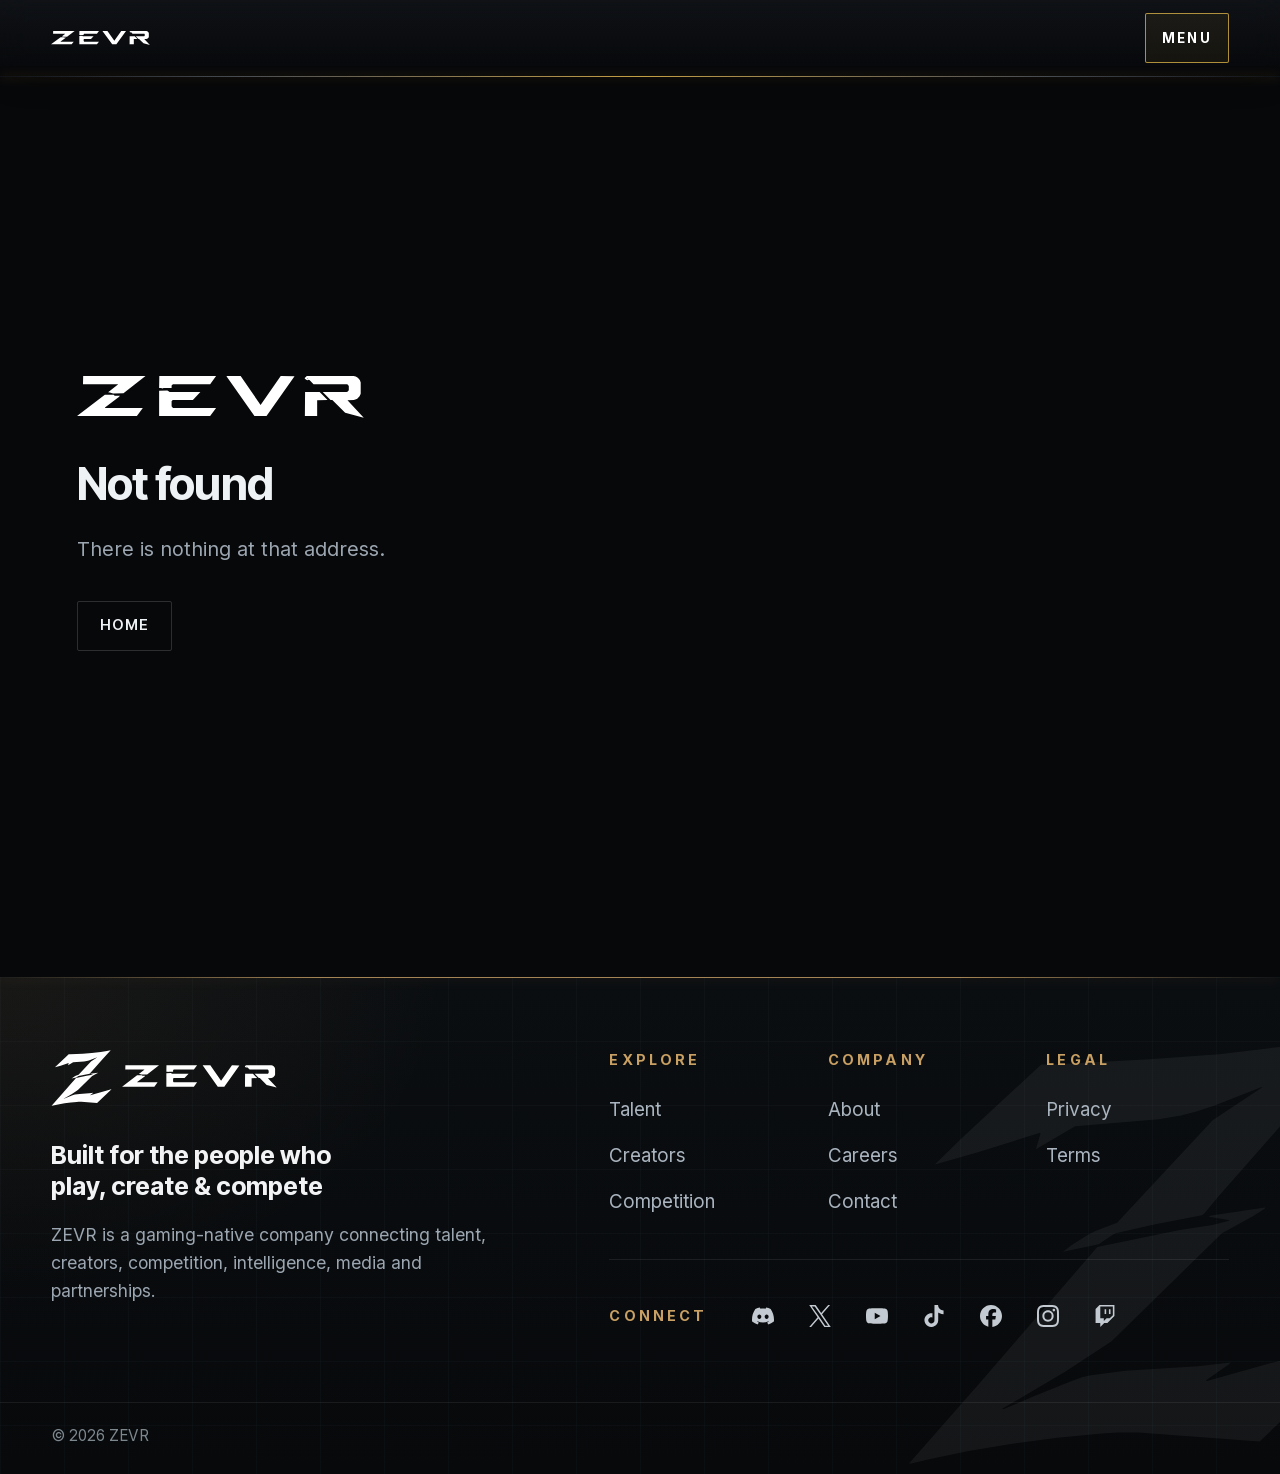
<file: 404/index.html>
<!DOCTYPE html><!--eba489aa4dbf--><html lang="en" class="__variable_f367f3 __variable_a3c0d3 __variable_0d24fa __variable_cec71e"><head><meta charSet="utf-8"/><meta http-equiv="Content-Security-Policy" content="default-src &#x27;self&#x27;; base-uri &#x27;self&#x27;; object-src &#x27;none&#x27;; form-action &#x27;none&#x27;; img-src &#x27;self&#x27; data:; font-src &#x27;self&#x27;; style-src &#x27;self&#x27; &#x27;unsafe-inline&#x27;; script-src &#x27;self&#x27; &#x27;unsafe-inline&#x27;; connect-src &#x27;self&#x27;; frame-src &#x27;none&#x27;; worker-src &#x27;self&#x27;; manifest-src &#x27;self&#x27;; upgrade-insecure-requests"/><meta name="viewport" content="width=device-width, initial-scale=1"/><link rel="preload" as="image" href="/brand/ZEVR-WORDMARK-MASTER-REVERSE.svg"/><link rel="stylesheet" href="/_next/static/css/01b8594a74a07376.css" data-precedence="next"/><link rel="stylesheet" href="/_next/static/css/467e441ec2abd9d5.css" data-precedence="next"/><link rel="stylesheet" href="/_next/static/css/f3df66085141ae6e.css" data-precedence="next"/><link rel="stylesheet" href="/_next/static/css/af9ff8ca0a9de9dd.css" data-precedence="next"/><link rel="preload" as="script" fetchPriority="low" href="/_next/static/chunks/webpack-6882ec653489bbad.js"/><script src="/_next/static/chunks/4bd1b696-c023c6e3521b1417.js" async=""></script><script src="/_next/static/chunks/255-a85cef9cc3a04b12.js" async=""></script><script src="/_next/static/chunks/main-app-f8df598347a85e9b.js" async=""></script><script src="/_next/static/chunks/app/layout-259dae2417cb798e.js" async=""></script><script src="/_next/static/chunks/app/not-found-e5f9a73895d730ea.js" async=""></script><meta name="robots" content="noindex"/><meta name="theme-color" content="#07080A"/><title>ZEVR · Talent, Creators, Competition, Intelligence, Media &amp; Partnerships</title><meta name="description" content="ZEVR is a gaming-native company connecting talent, creators, competition, intelligence, media and partnerships."/><meta name="application-name" content="ZEVR"/><meta name="referrer" content="strict-origin-when-cross-origin"/><meta name="robots" content="index, follow"/><meta property="og:title" content="ZEVR · Talent, Creators, Competition, Intelligence, Media &amp; Partnerships"/><meta property="og:description" content="ZEVR is a gaming-native company connecting talent, creators, competition, intelligence, media and partnerships."/><meta property="og:site_name" content="ZEVR"/><meta property="og:image:type" content="image/png"/><meta property="og:image:width" content="1200"/><meta property="og:image:height" content="630"/><meta property="og:image" content="https://zevr.gg/opengraph-image.png?d80baab4ca1de914"/><meta property="og:type" content="website"/><meta name="twitter:card" content="summary_large_image"/><meta name="twitter:title" content="ZEVR · Talent, Creators, Competition, Intelligence, Media &amp; Partnerships"/><meta name="twitter:description" content="ZEVR is a gaming-native company connecting talent, creators, competition, intelligence, media and partnerships."/><meta name="twitter:image:type" content="image/png"/><meta name="twitter:image:width" content="1200"/><meta name="twitter:image:height" content="630"/><meta name="twitter:image" content="https://zevr.gg/opengraph-image.png?d80baab4ca1de914"/><link rel="icon" href="/icon.png?ed616ae502bbf61e" type="image/png" sizes="256x256"/><script src="/_next/static/chunks/polyfills-42372ed130431b0a.js" noModule=""></script></head><body><div hidden=""><!--$--><!--/$--></div><script>(function(){var d=document.documentElement;try{d.setAttribute('data-js','');if(!('IntersectionObserver' in window))return;if(window.matchMedia&&window.matchMedia('(prefers-reduced-motion: reduce)').matches)return;d.setAttribute('data-reveal','armed');setTimeout(function(){if(d.getAttribute('data-reveal')==='armed')d.removeAttribute('data-reveal')},2500)}catch(e){d.removeAttribute('data-reveal')}})();</script><div class="public_shell__0fFbZ"><a class="public_skip__I34RB" href="#main">Skip to content</a><header class="SiteHeader_header__o00N_ SiteHeader_solid__GdlHb"><div class="SiteHeader_inner__I2_ct"><a class="SiteHeader_home___Udff" href="/" aria-label="ZEVR home"><img class="ZevrMark_mark__MMJmv SiteHeader_mark__0tIcP" src="/brand/ZEVR-WORDMARK-MASTER-REVERSE.svg" width="1496" height="217" loading="eager" decoding="async" alt="" aria-hidden="true"/></a><nav class="SiteHeader_desktopNav__EOqAl" aria-label="Primary"><ul class="SiteHeader_list__rX5Ze"><li><a class="SiteHeader_link__a7Cse" href="/about/">About</a></li><li><a class="SiteHeader_link__a7Cse" href="/talent/">Talent</a></li><li><a class="SiteHeader_link__a7Cse" href="/creators/">Creators</a></li><li><a class="SiteHeader_link__a7Cse" href="/compete/">Competition</a></li><li><a class="SiteHeader_link__a7Cse" href="/#partners">Partnerships</a></li><li><a class="SiteHeader_link__a7Cse" href="/contact/">Contact</a></li></ul></nav><div class="SiteHeader_actions__Va_lB"><a class="SiteHeader_work__jPMdn" href="/contact/#work"><span class="SiteHeader_workLabel__k4QgU">Work With ZEVR</span><span class="SiteHeader_workArrow__YPyM0" aria-hidden="true"></span></a><button type="button" class="SiteHeader_menuBtn__I7ppF" aria-expanded="false" aria-controls="_R_4lb_" aria-haspopup="dialog">Menu</button></div></div></header><main id="main" class="public_main__UgfPB"><div class="page_shell__fAVH1"><img class="ZevrMark_mark__MMJmv page_mark__IpMAq" src="/brand/ZEVR-WORDMARK-MASTER-REVERSE.svg" width="1496" height="217" loading="eager" decoding="async" alt="ZEVR"/><h1 class="page_title__3jonF">Not found</h1><p class="page_lede__RDnn4">There is nothing at that address.</p><p class="page_actions__e35f9"><a class="page_button__vnlhW" href="/">Home</a></p></div><!--$--><!--/$--></main><footer class="SiteFooter_footer__ebaNZ"><span class="SiteFooter_watermark__mRJ4H" aria-hidden="true"><img class="ZevrMark_mark__MMJmv SiteFooter_watermarkMark__anOeM" src="/brand/ZEVR-SYMBOL-MASTER-REVERSE.svg" width="999" height="934" loading="lazy" decoding="async" alt="" aria-hidden="true"/></span><div class="SiteFooter_inner__hlMTD"><div class="SiteFooter_brand__5cPka"><img class="ZevrMark_mark__MMJmv SiteFooter_lockup___NqQQ" src="/brand/ZEVR-LOCKUP-SECONDARY-HORIZONTAL-REVERSE.svg" width="1983" height="793" loading="lazy" decoding="async" alt="ZEVR"/><p class="SiteFooter_tagline__mVRro">Built for the people who play, create &amp; compete</p><p class="SiteFooter_line__USnEV">ZEVR is a gaming-native company connecting talent, creators, competition, intelligence, media and partnerships.</p></div><div class="SiteFooter_way__mSvs3"><nav class="SiteFooter_groups__Frw7d" aria-label="Secondary"><div class="SiteFooter_group__Sb8sN"><h2 class="SiteFooter_groupTitle__SOLxR">Explore</h2><ul class="SiteFooter_links__0l8lA"><li><a href="/talent/">Talent</a></li><li><a href="/creators/">Creators</a></li><li><a href="/compete/">Competition</a></li></ul></div><div class="SiteFooter_group__Sb8sN"><h2 class="SiteFooter_groupTitle__SOLxR">Company</h2><ul class="SiteFooter_links__0l8lA"><li><a href="/about/">About</a></li><li><a href="/careers/">Careers</a></li><li><a href="/contact/">Contact</a></li></ul></div><div class="SiteFooter_group__Sb8sN"><h2 class="SiteFooter_groupTitle__SOLxR">Legal</h2><ul class="SiteFooter_links__0l8lA"><li><a href="/privacy/">Privacy</a></li><li><a href="/terms/">Terms</a></li></ul></div></nav><div class="SiteFooter_connect__5VkLV"><h2 class="SiteFooter_groupTitle__SOLxR">Connect</h2><ul class="SiteFooter_socials__OiUTb"><li><a href="https://discord.gg/zevr" rel="noopener noreferrer" target="_blank" aria-label="Discord"><svg viewBox="0 0 24 24" aria-hidden="true" focusable="false"><path d="M20.317 4.3698a19.7913 19.7913 0 00-4.8851-1.5152.0741.0741 0 00-.0785.0371c-.211.3753-.4447.8648-.6083 1.2495-1.8447-.2762-3.68-.2762-5.4868 0-.1636-.3933-.4058-.8742-.6177-1.2495a.077.077 0 00-.0785-.037 19.7363 19.7363 0 00-4.8852 1.515.0699.0699 0 00-.0321.0277C.5334 9.0458-.319 13.5799.0992 18.0578a.0824.0824 0 00.0312.0561c2.0528 1.5076 4.0413 2.4228 5.9929 3.0294a.0777.0777 0 00.0842-.0276c.4616-.6304.8731-1.2952 1.226-1.9942a.076.076 0 00-.0416-.1057c-.6528-.2476-1.2743-.5495-1.8722-.8923a.077.077 0 01-.0076-.1277c.1258-.0943.2517-.1923.3718-.2914a.0743.0743 0 01.0776-.0105c3.9278 1.7933 8.18 1.7933 12.0614 0a.0739.0739 0 01.0785.0095c.1202.099.246.1981.3728.2924a.077.077 0 01-.0066.1276 12.2986 12.2986 0 01-1.873.8914.0766.0766 0 00-.0407.1067c.3604.698.7719 1.3628 1.225 1.9932a.076.076 0 00.0842.0286c1.961-.6067 3.9495-1.5219 6.0023-3.0294a.077.077 0 00.0313-.0552c.5004-5.177-.8382-9.6739-3.5485-13.6604a.061.061 0 00-.0312-.0286zM8.02 15.3312c-1.1825 0-2.1569-1.0857-2.1569-2.419 0-1.3332.9555-2.4189 2.157-2.4189 1.2108 0 2.1757 1.0952 2.1568 2.419 0 1.3332-.9555 2.4189-2.1569 2.4189zm7.9748 0c-1.1825 0-2.1569-1.0857-2.1569-2.419 0-1.3332.9554-2.4189 2.1569-2.4189 1.2108 0 2.1757 1.0952 2.1568 2.419 0 1.3332-.946 2.4189-2.1568 2.4189Z"></path></svg><span class="SiteFooter_socialName__akoFr" aria-hidden="true">Discord</span></a></li><li><a href="https://x.com/TeamZevr" rel="noopener noreferrer" target="_blank" aria-label="X"><svg viewBox="0 0 24 24" aria-hidden="true" focusable="false"><path d="M14.234 10.162 22.977 0h-2.072l-7.591 8.824L7.251 0H.258l9.168 13.343L.258 24H2.33l8.016-9.318L16.749 24h6.993zm-2.837 3.299-.929-1.329L3.076 1.56h3.182l5.965 8.532.929 1.329 7.754 11.09h-3.182z"></path></svg><span class="SiteFooter_socialName__akoFr" aria-hidden="true">X</span></a></li><li><a href="https://www.youtube.com/@zevrgg" rel="noopener noreferrer" target="_blank" aria-label="YouTube"><svg viewBox="0 0 24 24" aria-hidden="true" focusable="false"><path d="M23.498 6.186a3.016 3.016 0 0 0-2.122-2.136C19.505 3.545 12 3.545 12 3.545s-7.505 0-9.377.505A3.017 3.017 0 0 0 .502 6.186C0 8.07 0 12 0 12s0 3.93.502 5.814a3.016 3.016 0 0 0 2.122 2.136c1.871.505 9.376.505 9.376.505s7.505 0 9.377-.505a3.015 3.015 0 0 0 2.122-2.136C24 15.93 24 12 24 12s0-3.93-.502-5.814zM9.545 15.568V8.432L15.818 12l-6.273 3.568z"></path></svg><span class="SiteFooter_socialName__akoFr" aria-hidden="true">YouTube</span></a></li><li><a href="https://www.tiktok.com/@zevr.gg" rel="noopener noreferrer" target="_blank" aria-label="TikTok"><svg viewBox="0 0 24 24" aria-hidden="true" focusable="false"><path d="M12.525.02c1.31-.02 2.61-.01 3.91-.02.08 1.53.63 3.09 1.75 4.17 1.12 1.11 2.7 1.62 4.24 1.79v4.03c-1.44-.05-2.89-.35-4.2-.97-.57-.26-1.1-.59-1.62-.93-.01 2.92.01 5.84-.02 8.75-.08 1.4-.54 2.79-1.35 3.94-1.31 1.92-3.58 3.17-5.91 3.21-1.43.08-2.86-.31-4.08-1.03-2.02-1.19-3.44-3.37-3.65-5.71-.02-.5-.03-1-.01-1.49.18-1.9 1.12-3.72 2.58-4.96 1.66-1.44 3.98-2.13 6.15-1.72.02 1.48-.04 2.96-.04 4.44-.99-.32-2.15-.23-3.02.37-.63.41-1.11 1.04-1.36 1.75-.21.51-.15 1.07-.14 1.61.24 1.64 1.82 3.02 3.5 2.87 1.12-.01 2.19-.66 2.77-1.61.19-.33.4-.67.41-1.06.1-1.79.06-3.57.07-5.36.01-4.03-.01-8.05.02-12.07z"></path></svg><span class="SiteFooter_socialName__akoFr" aria-hidden="true">TikTok</span></a></li><li><a href="https://www.facebook.com/profile.php?id=61594079623293" rel="noopener noreferrer" target="_blank" aria-label="Facebook"><svg viewBox="0 0 24 24" aria-hidden="true" focusable="false"><path d="M9.101 23.691v-7.98H6.627v-3.667h2.474v-1.58c0-4.085 1.848-5.978 5.858-5.978.401 0 .955.042 1.468.103a8.68 8.68 0 0 1 1.141.195v3.325a8.623 8.623 0 0 0-.653-.036 26.805 26.805 0 0 0-.733-.009c-.707 0-1.259.096-1.675.309a1.686 1.686 0 0 0-.679.622c-.258.42-.374.995-.374 1.752v1.297h3.919l-.386 2.103-.287 1.564h-3.246v8.245C19.396 23.238 24 18.179 24 12.044c0-6.627-5.373-12-12-12s-12 5.373-12 12c0 5.628 3.874 10.35 9.101 11.647Z"></path></svg><span class="SiteFooter_socialName__akoFr" aria-hidden="true">Facebook</span></a></li><li><a href="https://www.instagram.com/zevrgg" rel="noopener noreferrer" target="_blank" aria-label="Instagram"><svg viewBox="0 0 24 24" aria-hidden="true" focusable="false"><path d="M7.0301.084c-1.2768.0602-2.1487.264-2.911.5634-.7888.3075-1.4575.72-2.1228 1.3877-.6652.6677-1.075 1.3368-1.3802 2.127-.2954.7638-.4956 1.6365-.552 2.914-.0564 1.2775-.0689 1.6882-.0626 4.947.0062 3.2586.0206 3.6671.0825 4.9473.061 1.2765.264 2.1482.5635 2.9107.308.7889.72 1.4573 1.388 2.1228.6679.6655 1.3365 1.0743 2.1285 1.38.7632.295 1.6361.4961 2.9134.552 1.2773.056 1.6884.069 4.9462.0627 3.2578-.0062 3.668-.0207 4.9478-.0814 1.28-.0607 2.147-.2652 2.9098-.5633.7889-.3086 1.4578-.72 2.1228-1.3881.665-.6682 1.0745-1.3378 1.3795-2.1284.2957-.7632.4966-1.636.552-2.9124.056-1.2809.0692-1.6898.063-4.948-.0063-3.2583-.021-3.6668-.0817-4.9465-.0607-1.2797-.264-2.1487-.5633-2.9117-.3084-.7889-.72-1.4568-1.3876-2.1228C21.2982 1.33 20.628.9208 19.8378.6165 19.074.321 18.2017.1197 16.9244.0645 15.6471.0093 15.236-.005 11.977.0014 8.718.0076 8.31.0215 7.0301.0839m.1402 21.6932c-1.17-.0509-1.8053-.2453-2.2287-.408-.5606-.216-.96-.4771-1.3819-.895-.422-.4178-.6811-.8186-.9-1.378-.1644-.4234-.3624-1.058-.4171-2.228-.0595-1.2645-.072-1.6442-.079-4.848-.007-3.2037.0053-3.583.0607-4.848.05-1.169.2456-1.805.408-2.2282.216-.5613.4762-.96.895-1.3816.4188-.4217.8184-.6814 1.3783-.9003.423-.1651 1.0575-.3614 2.227-.4171 1.2655-.06 1.6447-.072 4.848-.079 3.2033-.007 3.5835.005 4.8495.0608 1.169.0508 1.8053.2445 2.228.408.5608.216.96.4754 1.3816.895.4217.4194.6816.8176.9005 1.3787.1653.4217.3617 1.056.4169 2.2263.0602 1.2655.0739 1.645.0796 4.848.0058 3.203-.0055 3.5834-.061 4.848-.051 1.17-.245 1.8055-.408 2.2294-.216.5604-.4763.96-.8954 1.3814-.419.4215-.8181.6811-1.3783.9-.4224.1649-1.0577.3617-2.2262.4174-1.2656.0595-1.6448.072-4.8493.079-3.2045.007-3.5825-.006-4.848-.0608M16.953 5.5864A1.44 1.44 0 1 0 18.39 4.144a1.44 1.44 0 0 0-1.437 1.4424M5.8385 12.012c.0067 3.4032 2.7706 6.1557 6.173 6.1493 3.4026-.0065 6.157-2.7701 6.1506-6.1733-.0065-3.4032-2.771-6.1565-6.174-6.1498-3.403.0067-6.156 2.771-6.1496 6.1738M8 12.0077a4 4 0 1 1 4.008 3.9921A3.9996 3.9996 0 0 1 8 12.0077"></path></svg><span class="SiteFooter_socialName__akoFr" aria-hidden="true">Instagram</span></a></li><li><a href="https://www.twitch.tv/zevrgg" rel="noopener noreferrer" target="_blank" aria-label="Twitch"><svg viewBox="0 0 24 24" aria-hidden="true" focusable="false"><path d="M11.571 4.714h1.715v5.143H11.57zm4.715 0H18v5.143h-1.714zM6 0L1.714 4.286v15.428h5.143V24l4.286-4.286h3.428L22.286 12V0zm14.571 11.143l-3.428 3.428h-3.429l-3 3v-3H6.857V1.714h13.714Z"></path></svg><span class="SiteFooter_socialName__akoFr" aria-hidden="true">Twitch</span></a></li></ul></div></div></div><div class="SiteFooter_meta__mVLPC"><p>© <!-- -->2026<!-- --> ZEVR</p></div></footer></div><script type="application/ld+json">{"@context":"https://schema.org","@type":"Organization","name":"ZEVR","url":"https://zevr.gg","logo":"https://zevr.gg/brand/ZEVR-LOCKUP-PRIMARY-STACKED-REVERSE.svg","description":"ZEVR is a gaming-native company connecting talent, creators, competition, intelligence, media and partnerships.","sameAs":["https://discord.gg/zevr","https://x.com/TeamZevr","https://www.youtube.com/@zevrgg","https://www.tiktok.com/@zevr.gg","https://www.facebook.com/profile.php?id=61594079623293","https://www.instagram.com/zevrgg","https://www.twitch.tv/zevrgg"]}</script><script type="application/ld+json">{"@context":"https://schema.org","@type":"WebSite","name":"ZEVR","url":"https://zevr.gg","description":"ZEVR is a gaming-native company connecting talent, creators, competition, intelligence, media and partnerships.","publisher":{"@type":"Organization","name":"ZEVR","url":"https://zevr.gg"}}</script><script src="/_next/static/chunks/webpack-6882ec653489bbad.js" id="_R_" async=""></script><script>(self.__next_f=self.__next_f||[]).push([0])</script><script>self.__next_f.push([1,"1:\"$Sreact.fragment\"\n2:I[1800,[\"177\",\"static/chunks/app/layout-259dae2417cb798e.js\"],\"SiteChrome\"]\n3:I[9766,[],\"\"]\n4:I[8924,[],\"\"]\n5:I[2619,[\"345\",\"static/chunks/app/not-found-e5f9a73895d730ea.js\"],\"\"]\nc:I[7150,[],\"\"]\n:HL[\"/_next/static/css/01b8594a74a07376.css\",\"style\"]\n:HL[\"/_next/static/css/467e441ec2abd9d5.css\",\"style\"]\n:HL[\"/_next/static/css/f3df66085141ae6e.css\",\"style\"]\n:HL[\"/_next/static/css/af9ff8ca0a9de9dd.css\",\"style\"]\n"])</script><script>self.__next_f.push([1,"0:{\"P\":null,\"b\":\"eba489aa4dbf\",\"p\":\"\",\"c\":[\"\",\"_not-found\",\"\"],\"i\":false,\"f\":[[[\"\",{\"children\":[\"/_not-found\",{\"children\":[\"__PAGE__\",{}]}]},\"$undefined\",\"$undefined\",true],[\"\",[\"$\",\"$1\",\"c\",{\"children\":[[[\"$\",\"link\",\"0\",{\"rel\":\"stylesheet\",\"href\":\"/_next/static/css/01b8594a74a07376.css\",\"precedence\":\"next\",\"crossOrigin\":\"$undefined\",\"nonce\":\"$undefined\"}],[\"$\",\"link\",\"1\",{\"rel\":\"stylesheet\",\"href\":\"/_next/static/css/467e441ec2abd9d5.css\",\"precedence\":\"next\",\"crossOrigin\":\"$undefined\",\"nonce\":\"$undefined\"}],[\"$\",\"link\",\"2\",{\"rel\":\"stylesheet\",\"href\":\"/_next/static/css/f3df66085141ae6e.css\",\"precedence\":\"next\",\"crossOrigin\":\"$undefined\",\"nonce\":\"$undefined\"}]],[\"$\",\"html\",null,{\"lang\":\"en\",\"className\":\"__variable_f367f3 __variable_a3c0d3 __variable_0d24fa __variable_cec71e\",\"children\":[[\"$\",\"head\",null,{\"children\":[\"$\",\"meta\",null,{\"httpEquiv\":\"Content-Security-Policy\",\"content\":\"default-src 'self'; base-uri 'self'; object-src 'none'; form-action 'none'; img-src 'self' data:; font-src 'self'; style-src 'self' 'unsafe-inline'; script-src 'self' 'unsafe-inline'; connect-src 'self'; frame-src 'none'; worker-src 'self'; manifest-src 'self'; upgrade-insecure-requests\"}]}],[\"$\",\"body\",null,{\"children\":[[\"$\",\"script\",null,{\"dangerouslySetInnerHTML\":{\"__html\":\"(function(){var d=document.documentElement;try{d.setAttribute('data-js','');if(!('IntersectionObserver' in window))return;if(window.matchMedia\u0026\u0026window.matchMedia('(prefers-reduced-motion: reduce)').matches)return;d.setAttribute('data-reveal','armed');setTimeout(function(){if(d.getAttribute('data-reveal')==='armed')d.removeAttribute('data-reveal')},2500)}catch(e){d.removeAttribute('data-reveal')}})();\"}}],[\"$\",\"$L2\",null,{\"children\":[\"$\",\"$L3\",null,{\"parallelRouterKey\":\"children\",\"error\":\"$undefined\",\"errorStyles\":\"$undefined\",\"errorScripts\":\"$undefined\",\"template\":[\"$\",\"$L4\",null,{}],\"templateStyles\":\"$undefined\",\"templateScripts\":\"$undefined\",\"notFound\":[[\"$\",\"div\",null,{\"className\":\"page_shell__fAVH1\",\"children\":[[\"$\",\"img\",null,{\"className\":\"ZevrMark_mark__MMJmv page_mark__IpMAq\",\"src\":\"/brand/ZEVR-WORDMARK-MASTER-REVERSE.svg\",\"width\":1496,\"height\":217,\"loading\":\"eager\",\"decoding\":\"async\",\"alt\":\"ZEVR\"}],[\"$\",\"h1\",null,{\"className\":\"page_title__3jonF\",\"children\":\"Not found\"}],[\"$\",\"p\",null,{\"className\":\"page_lede__RDnn4\",\"children\":\"There is nothing at that address.\"}],[\"$\",\"p\",null,{\"className\":\"page_actions__e35f9\",\"children\":[\"$\",\"$L5\",null,{\"className\":\"page_button__vnlhW\",\"href\":\"/\",\"children\":\"Home\"}]}]]}],[[\"$\",\"link\",\"0\",{\"rel\":\"stylesheet\",\"href\":\"/_next/static/css/af9ff8ca0a9de9dd.css\",\"precedence\":\"next\",\"crossOrigin\":\"$undefined\",\"nonce\":\"$undefined\"}]]],\"forbidden\":\"$undefined\",\"unauthorized\":\"$undefined\"}]}],[\"$\",\"script\",null,{\"type\":\"application/ld+json\",\"dangerouslySetInnerHTML\":{\"__html\":\"{\\\"@context\\\":\\\"https://schema.org\\\",\\\"@type\\\":\\\"Organization\\\",\\\"name\\\":\\\"ZEVR\\\",\\\"url\\\":\\\"https://zevr.gg\\\",\\\"logo\\\":\\\"https://zevr.gg/brand/ZEVR-LOCKUP-PRIMARY-STACKED-REVERSE.svg\\\",\\\"description\\\":\\\"ZEVR is a gaming-native company connecting talent, creators, competition, intelligence, media and partnerships.\\\",\\\"sameAs\\\":[\\\"https://discord.gg/zevr\\\",\\\"https://x.com/TeamZevr\\\",\\\"https://www.youtube.com/@zevrgg\\\",\\\"https://www.tiktok.com/@zevr.gg\\\",\\\"https://www.facebook.com/profile.php?id=61594079623293\\\",\\\"https://www.instagram.com/zevrgg\\\",\\\"https://www.twitch.tv/zevrgg\\\"]}\"}}],[\"$\",\"script\",null,{\"type\":\"application/ld+json\",\"dangerouslySetInnerHTML\":{\"__html\":\"{\\\"@context\\\":\\\"https://schema.org\\\",\\\"@type\\\":\\\"WebSite\\\",\\\"name\\\":\\\"ZEVR\\\",\\\"url\\\":\\\"https://zevr.gg\\\",\\\"description\\\":\\\"ZEVR is a gaming-native company connecting talent, creators, competition, intelligence, media and partnerships.\\\",\\\"publisher\\\":{\\\"@type\\\":\\\"Organization\\\",\\\"name\\\":\\\"ZEVR\\\",\\\"url\\\":\\\"https://zevr.gg\\\"}}\"}}]]}]]}]]}],{\"children\":[\"/_not-found\",[\"$\",\"$1\",\"c\",{\"children\":[null,[\"$\",\"$L3\",null,{\"parallelRouterKey\":\"children\",\"error\":\"$undefined\",\"errorStyles\":\"$undefined\",\"errorScripts\":\"$undefined\",\"template\":[\"$\",\"$L4\",null,{}],\"templateStyles\":\"$undefined\",\"templateScripts\":\"$undefined\",\"notFound\":\"$undefined\",\"forbidden\":\"$undefined\",\"unauthorized\":\"$undefined\"}]]}],{\"children\":[\"__PAGE__\",[\"$\",\"$1\",\"c\",{\"children\":[[\"$\",\"div\",null,{\"className\":\"page_shell__fAVH1\",\"children\":[[\"$\",\"img\",null,{\"className\":\"ZevrMark_mark__MMJmv page_mark__IpMAq\",\"src\":\"/brand/ZEVR-WORDMARK-MASTER-REVERSE.svg\",\"width\":1496,\"height\":217,\"loading\":\"eager\",\"decoding\":\"async\",\"alt\":\"ZEVR\"}],\"$L6\",\"$L7\",\"$L8\"]}],[\"$L9\"],\"$La\"]}],{},null,false]},null,false]},null,false],\"$Lb\",false]],\"m\":\"$undefined\",\"G\":[\"$c\",[]],\"s\":false,\"S\":true}\n"])</script><script>self.__next_f.push([1,"d:I[4431,[],\"OutletBoundary\"]\nf:I[5278,[],\"AsyncMetadataOutlet\"]\n11:I[4431,[],\"ViewportBoundary\"]\n13:I[4431,[],\"MetadataBoundary\"]\n14:\"$Sreact.suspense\"\n6:[\"$\",\"h1\",null,{\"className\":\"page_title__3jonF\",\"children\":\"Not found\"}]\n7:[\"$\",\"p\",null,{\"className\":\"page_lede__RDnn4\",\"children\":\"There is nothing at that address.\"}]\n8:[\"$\",\"p\",null,{\"className\":\"page_actions__e35f9\",\"children\":[\"$\",\"$L5\",null,{\"className\":\"page_button__vnlhW\",\"href\":\"/\",\"children\":\"Home\"}]}]\n9:[\"$\",\"link\",\"0\",{\"rel\":\"stylesheet\",\"href\":\"/_next/static/css/af9ff8ca0a9de9dd.css\",\"precedence\":\"next\",\"crossOrigin\":\"$undefined\",\"nonce\":\"$undefined\"}]\na:[\"$\",\"$Ld\",null,{\"children\":[\"$Le\",[\"$\",\"$Lf\",null,{\"promise\":\"$@10\"}]]}]\nb:[\"$\",\"$1\",\"h\",{\"children\":[[\"$\",\"meta\",null,{\"name\":\"robots\",\"content\":\"noindex\"}],[[\"$\",\"$L11\",null,{\"children\":\"$L12\"}],null],[\"$\",\"$L13\",null,{\"children\":[\"$\",\"div\",null,{\"hidden\":true,\"children\":[\"$\",\"$14\",null,{\"fallback\":null,\"children\":\"$L15\"}]}]}]]}]\n"])</script><script>self.__next_f.push([1,"12:[[\"$\",\"meta\",\"0\",{\"charSet\":\"utf-8\"}],[\"$\",\"meta\",\"1\",{\"name\":\"viewport\",\"content\":\"width=device-width, initial-scale=1\"}],[\"$\",\"meta\",\"2\",{\"name\":\"theme-color\",\"content\":\"#07080A\"}]]\ne:null\n"])</script><script>self.__next_f.push([1,"16:I[622,[],\"IconMark\"]\n"])</script><script>self.__next_f.push([1,"10:{\"metadata\":[[\"$\",\"title\",\"0\",{\"children\":\"ZEVR · Talent, Creators, Competition, Intelligence, Media \u0026 Partnerships\"}],[\"$\",\"meta\",\"1\",{\"name\":\"description\",\"content\":\"ZEVR is a gaming-native company connecting talent, creators, competition, intelligence, media and partnerships.\"}],[\"$\",\"meta\",\"2\",{\"name\":\"application-name\",\"content\":\"ZEVR\"}],[\"$\",\"meta\",\"3\",{\"name\":\"referrer\",\"content\":\"strict-origin-when-cross-origin\"}],[\"$\",\"meta\",\"4\",{\"name\":\"robots\",\"content\":\"index, follow\"}],[\"$\",\"meta\",\"5\",{\"property\":\"og:title\",\"content\":\"ZEVR · Talent, Creators, Competition, Intelligence, Media \u0026 Partnerships\"}],[\"$\",\"meta\",\"6\",{\"property\":\"og:description\",\"content\":\"ZEVR is a gaming-native company connecting talent, creators, competition, intelligence, media and partnerships.\"}],[\"$\",\"meta\",\"7\",{\"property\":\"og:site_name\",\"content\":\"ZEVR\"}],[\"$\",\"meta\",\"8\",{\"property\":\"og:image:type\",\"content\":\"image/png\"}],[\"$\",\"meta\",\"9\",{\"property\":\"og:image:width\",\"content\":\"1200\"}],[\"$\",\"meta\",\"10\",{\"property\":\"og:image:height\",\"content\":\"630\"}],[\"$\",\"meta\",\"11\",{\"property\":\"og:image\",\"content\":\"https://zevr.gg/opengraph-image.png?d80baab4ca1de914\"}],[\"$\",\"meta\",\"12\",{\"property\":\"og:type\",\"content\":\"website\"}],[\"$\",\"meta\",\"13\",{\"name\":\"twitter:card\",\"content\":\"summary_large_image\"}],[\"$\",\"meta\",\"14\",{\"name\":\"twitter:title\",\"content\":\"ZEVR · Talent, Creators, Competition, Intelligence, Media \u0026 Partnerships\"}],[\"$\",\"meta\",\"15\",{\"name\":\"twitter:description\",\"content\":\"ZEVR is a gaming-native company connecting talent, creators, competition, intelligence, media and partnerships.\"}],[\"$\",\"meta\",\"16\",{\"name\":\"twitter:image:type\",\"content\":\"image/png\"}],[\"$\",\"meta\",\"17\",{\"name\":\"twitter:image:width\",\"content\":\"1200\"}],[\"$\",\"meta\",\"18\",{\"name\":\"twitter:image:height\",\"content\":\"630\"}],[\"$\",\"meta\",\"19\",{\"name\":\"twitter:image\",\"content\":\"https://zevr.gg/opengraph-image.png?d80baab4ca1de914\"}],[\"$\",\"link\",\"20\",{\"rel\":\"icon\",\"href\":\"/icon.png?ed616ae502bbf61e\",\"type\":\"image/png\",\"sizes\":\"256x256\"}],[\"$\",\"$L16\",\"21\",{}]],\"error\":null,\"digest\":\"$undefined\"}\n"])</script><script>self.__next_f.push([1,"15:\"$10:metadata\"\n"])</script></body></html>
</file>
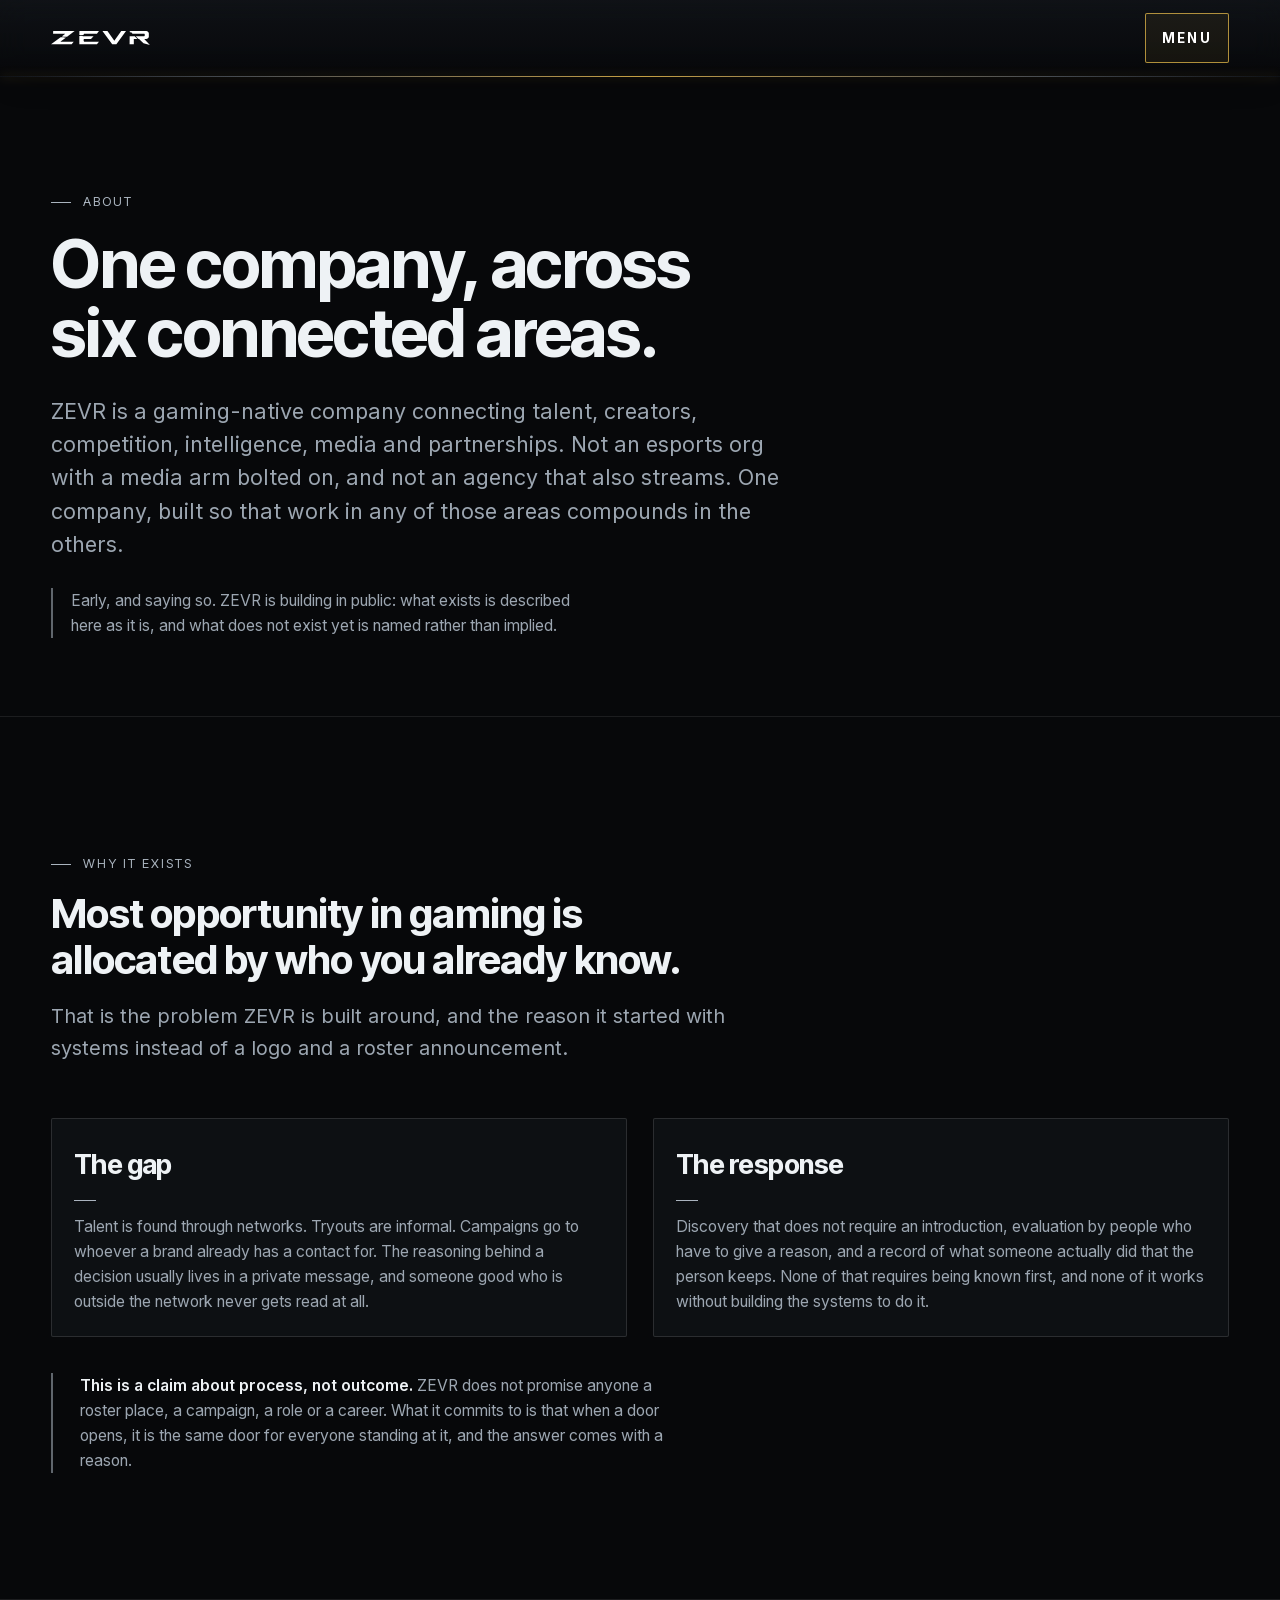
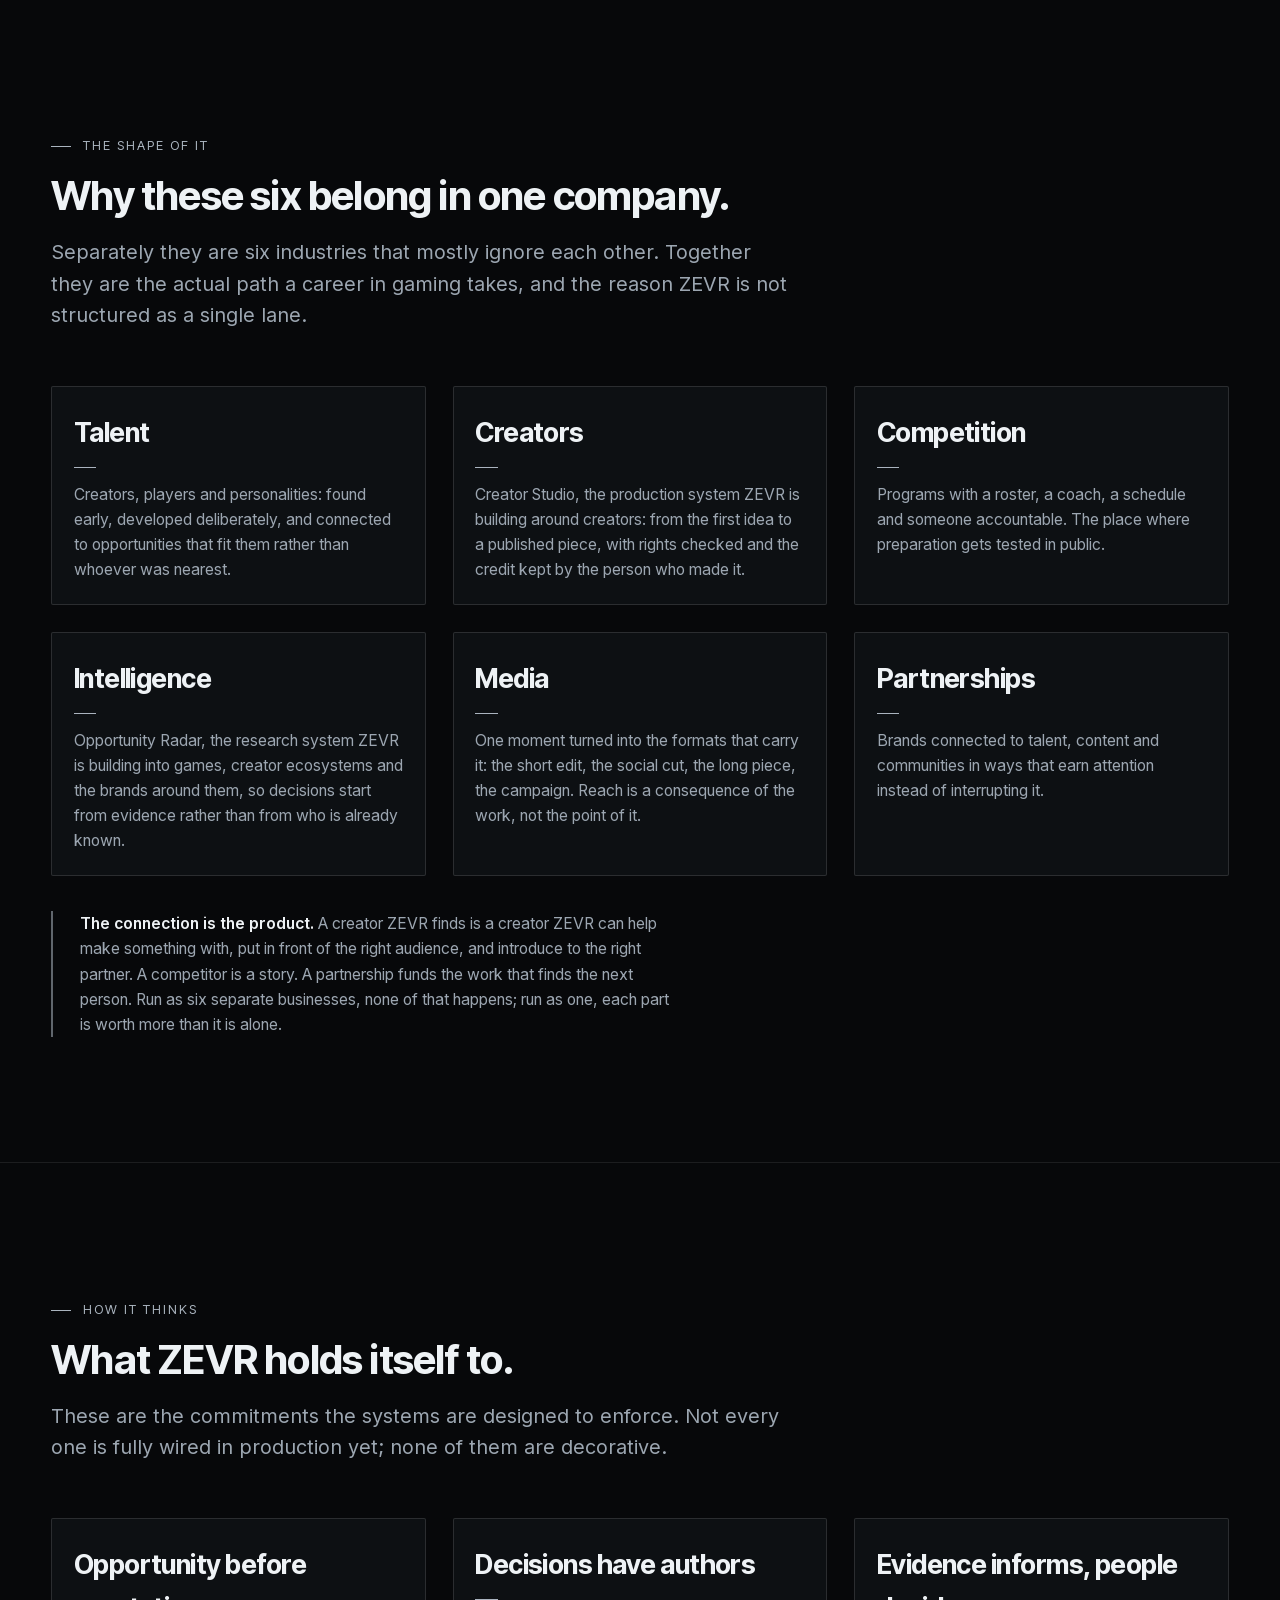
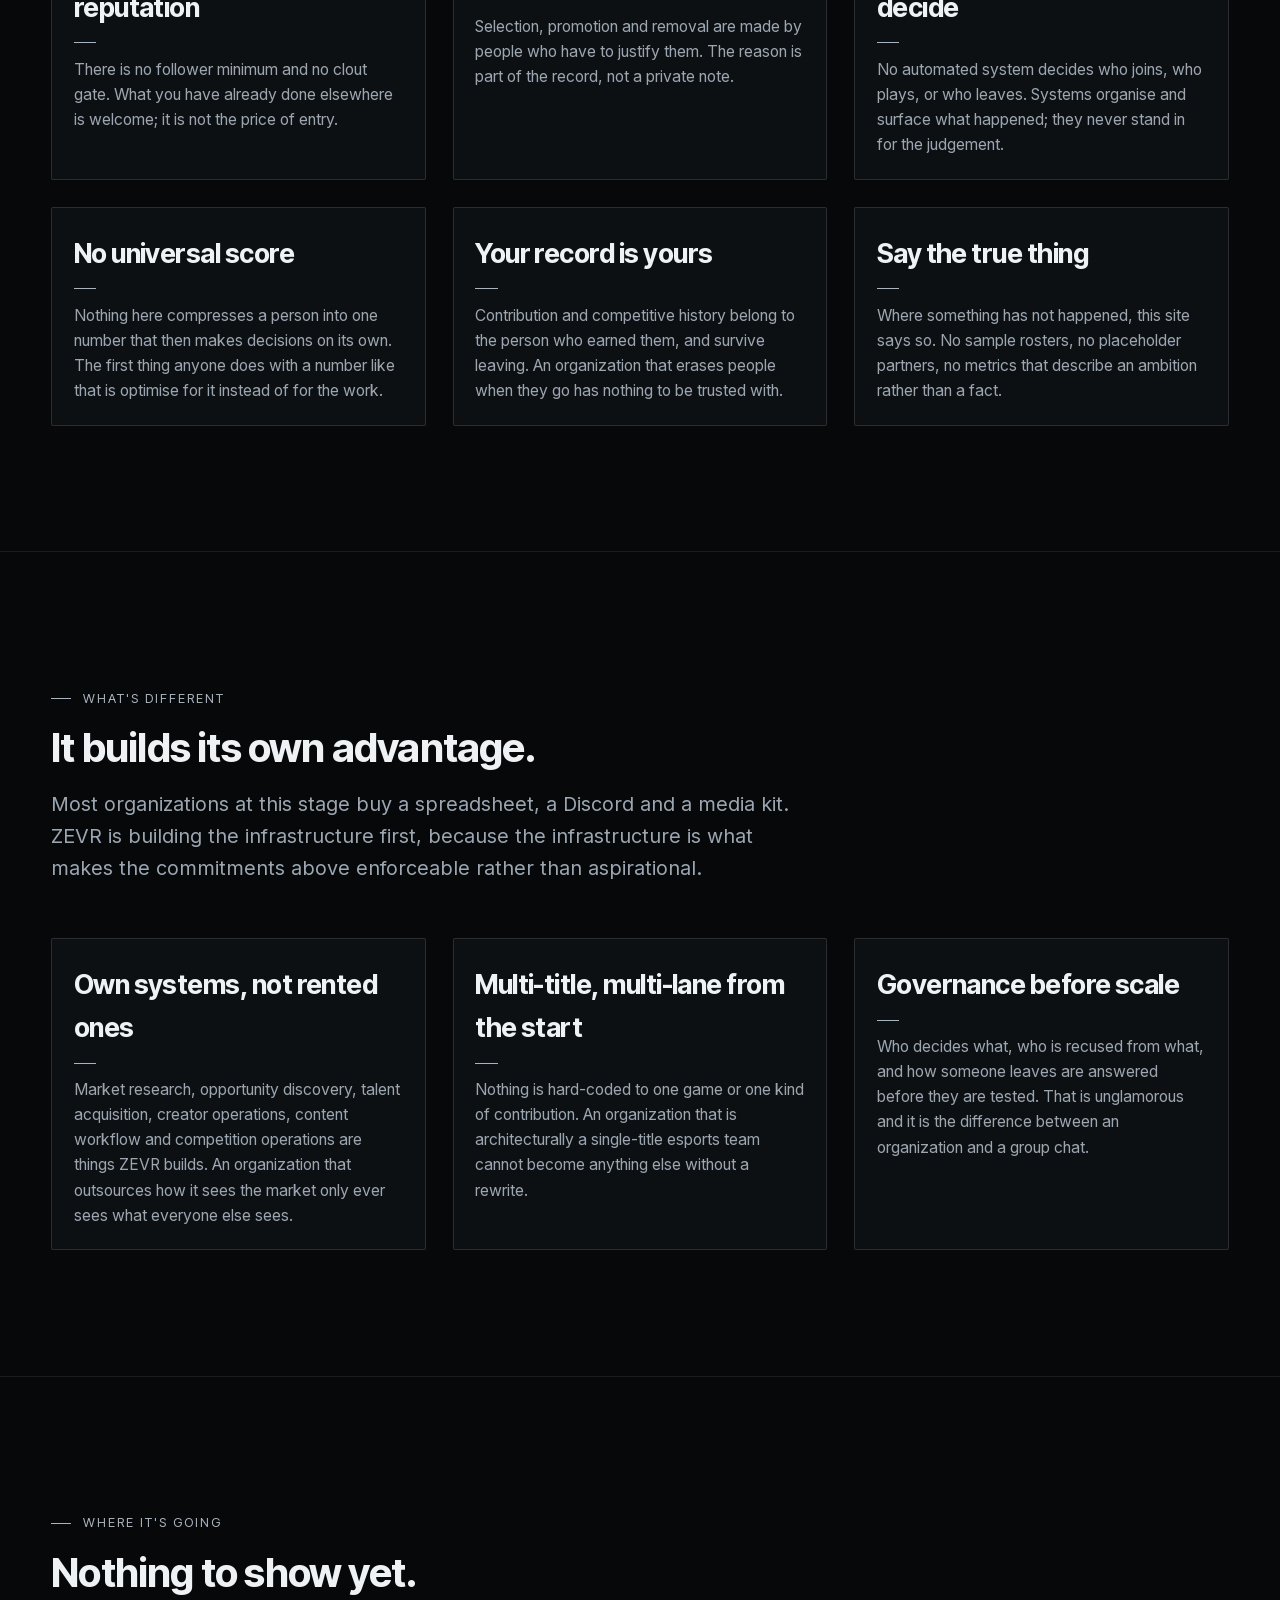
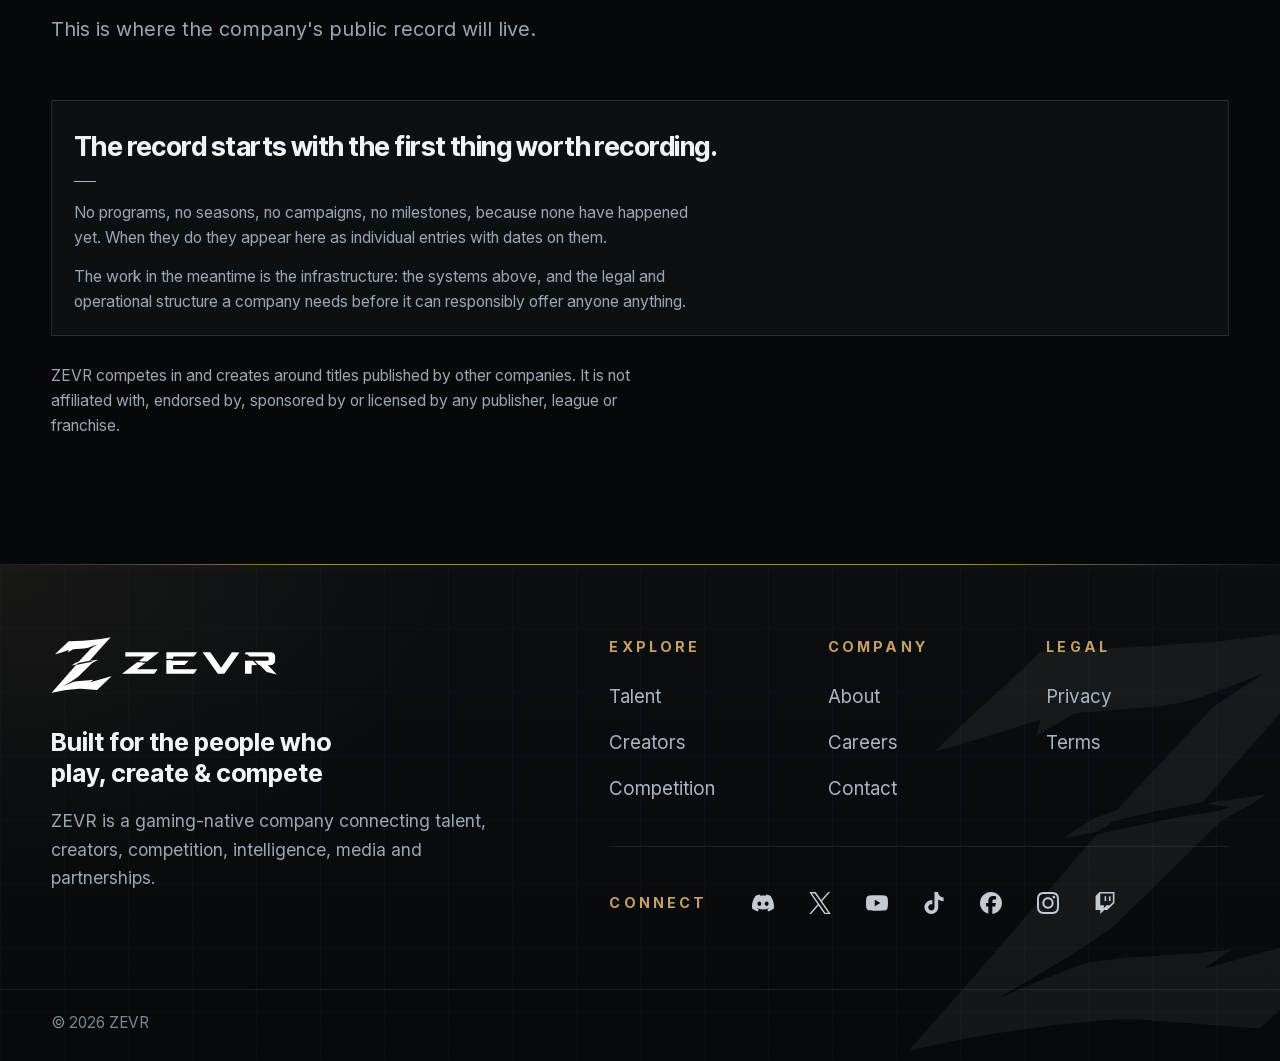
<file: about/index.html>
<!DOCTYPE html><!--eba489aa4dbf--><html lang="en" class="__variable_f367f3 __variable_a3c0d3 __variable_0d24fa __variable_cec71e"><head><meta charSet="utf-8"/><meta http-equiv="Content-Security-Policy" content="default-src &#x27;self&#x27;; base-uri &#x27;self&#x27;; object-src &#x27;none&#x27;; form-action &#x27;none&#x27;; img-src &#x27;self&#x27; data:; font-src &#x27;self&#x27;; style-src &#x27;self&#x27; &#x27;unsafe-inline&#x27;; script-src &#x27;self&#x27; &#x27;unsafe-inline&#x27;; connect-src &#x27;self&#x27;; frame-src &#x27;none&#x27;; worker-src &#x27;self&#x27;; manifest-src &#x27;self&#x27;; upgrade-insecure-requests"/><meta name="viewport" content="width=device-width, initial-scale=1"/><link rel="preload" as="image" href="/brand/ZEVR-WORDMARK-MASTER-REVERSE.svg"/><link rel="stylesheet" href="/_next/static/css/01b8594a74a07376.css" data-precedence="next"/><link rel="stylesheet" href="/_next/static/css/467e441ec2abd9d5.css" data-precedence="next"/><link rel="stylesheet" href="/_next/static/css/f3df66085141ae6e.css" data-precedence="next"/><link rel="stylesheet" href="/_next/static/css/9b7cc2643c0af046.css" data-precedence="next"/><link rel="preload" as="script" fetchPriority="low" href="/_next/static/chunks/webpack-6882ec653489bbad.js"/><script src="/_next/static/chunks/4bd1b696-c023c6e3521b1417.js" async=""></script><script src="/_next/static/chunks/255-a85cef9cc3a04b12.js" async=""></script><script src="/_next/static/chunks/main-app-f8df598347a85e9b.js" async=""></script><script src="/_next/static/chunks/app/layout-259dae2417cb798e.js" async=""></script><script src="/_next/static/chunks/app/not-found-e5f9a73895d730ea.js" async=""></script><meta name="theme-color" content="#07080A"/><title>About · ZEVR</title><meta name="description" content="What ZEVR is as a gaming-native company, why its six areas belong together, and the principles it holds itself to."/><meta name="application-name" content="ZEVR"/><meta name="referrer" content="strict-origin-when-cross-origin"/><meta name="robots" content="index, follow"/><link rel="canonical" href="https://zevr.gg/about/"/><meta property="og:title" content="About"/><meta property="og:description" content="What ZEVR is as a gaming-native company, why its six areas belong together, and the principles it holds itself to."/><meta property="og:url" content="https://zevr.gg/about/"/><meta property="og:site_name" content="ZEVR"/><meta property="og:image" content="https://zevr.gg/og-1200x630.png"/><meta property="og:image:width" content="1200"/><meta property="og:image:height" content="630"/><meta property="og:image:alt" content="The ZEVR Forged Z on a dark field."/><meta property="og:type" content="website"/><meta name="twitter:card" content="summary_large_image"/><meta name="twitter:title" content="About"/><meta name="twitter:description" content="What ZEVR is as a gaming-native company, why its six areas belong together, and the principles it holds itself to."/><meta name="twitter:image" content="https://zevr.gg/og-1200x630.png"/><link rel="icon" href="/icon.png?ed616ae502bbf61e" type="image/png" sizes="256x256"/><script src="/_next/static/chunks/polyfills-42372ed130431b0a.js" noModule=""></script></head><body><div hidden=""><!--$--><!--/$--></div><script>(function(){var d=document.documentElement;try{d.setAttribute('data-js','');if(!('IntersectionObserver' in window))return;if(window.matchMedia&&window.matchMedia('(prefers-reduced-motion: reduce)').matches)return;d.setAttribute('data-reveal','armed');setTimeout(function(){if(d.getAttribute('data-reveal')==='armed')d.removeAttribute('data-reveal')},2500)}catch(e){d.removeAttribute('data-reveal')}})();</script><div class="public_shell__0fFbZ"><a class="public_skip__I34RB" href="#main">Skip to content</a><header class="SiteHeader_header__o00N_ SiteHeader_solid__GdlHb"><div class="SiteHeader_inner__I2_ct"><a class="SiteHeader_home___Udff" href="/" aria-label="ZEVR home"><img class="ZevrMark_mark__MMJmv SiteHeader_mark__0tIcP" src="/brand/ZEVR-WORDMARK-MASTER-REVERSE.svg" width="1496" height="217" loading="eager" decoding="async" alt="" aria-hidden="true"/></a><nav class="SiteHeader_desktopNav__EOqAl" aria-label="Primary"><ul class="SiteHeader_list__rX5Ze"><li><a class="SiteHeader_link__a7Cse SiteHeader_active__I0QFj" href="/about/" aria-current="page">About</a></li><li><a class="SiteHeader_link__a7Cse" href="/talent/">Talent</a></li><li><a class="SiteHeader_link__a7Cse" href="/creators/">Creators</a></li><li><a class="SiteHeader_link__a7Cse" href="/compete/">Competition</a></li><li><a class="SiteHeader_link__a7Cse" href="/#partners">Partnerships</a></li><li><a class="SiteHeader_link__a7Cse" href="/contact/">Contact</a></li></ul></nav><div class="SiteHeader_actions__Va_lB"><a class="SiteHeader_work__jPMdn" href="/contact/#work"><span class="SiteHeader_workLabel__k4QgU">Work With ZEVR</span><span class="SiteHeader_workArrow__YPyM0" aria-hidden="true"></span></a><button type="button" class="SiteHeader_menuBtn__I7ppF" aria-expanded="false" aria-controls="_R_4lb_" aria-haspopup="dialog">Menu</button></div></div></header><main id="main" class="public_main__UgfPB"><header class="PageHeader_header__5k15o"><div class="PageHeader_inner__fohR_"><p class="PageHeader_eyebrow__ReYNS">About</p><h1 class="PageHeader_title__F_i_J">One company, across six connected areas.</h1><p class="PageHeader_lede__FyB8Q">ZEVR is a gaming-native company connecting talent, creators, competition, intelligence, media and partnerships. Not an esports org with a media arm bolted on, and not an agency that also streams. One company, built so that work in any of those areas compounds in the others.</p><p class="PageHeader_status__hLZYa">Early, and saying so. ZEVR is building in public: what exists is described here as it is, and what does not exist yet is named rather than implied.</p></div></header><section class="Section_section__HA3Gm" id="why" aria-labelledby="why-title"><div class="Section_inner__oBGCP"><header class="Section_head__vGqqr"><p class="Section_marker__iQSb2"><span class="Section_eyebrow__QQS7b">Why it exists</span></p><h2 id="why-title" class="Section_title__POkTm">Most opportunity in gaming is allocated by who you already know.</h2><p class="Section_intro__dyc9s">That is the problem ZEVR is built around, and the reason it started with systems instead of a logo and a roster announcement.</p></header><div class="Blocks_grid__HR_Mt"><article class="Blocks_panel__WXXdf"><h3 class="Blocks_panelTitle__1UwKv">The gap</h3><div class="Blocks_panelBody__bsU4u"><p>Talent is found through networks. Tryouts are informal. Campaigns go to whoever a brand already has a contact for. The reasoning behind a decision usually lives in a private message, and someone good who is outside the network never gets read at all.</p></div></article><article class="Blocks_panel__WXXdf"><h3 class="Blocks_panelTitle__1UwKv">The response</h3><div class="Blocks_panelBody__bsU4u"><p>Discovery that does not require an introduction, evaluation by people who have to give a reason, and a record of what someone actually did that the person keeps. None of that requires being known first, and none of it works without building the systems to do it.</p></div></article></div><p class="Blocks_commitment__9V3fC"><strong class="Blocks_strong__prpGM">This is a claim about process, not outcome.</strong> <!-- -->ZEVR does not promise anyone a roster place, a campaign, a role or a career. What it commits to is that when a door opens, it is the same door for everyone standing at it, and the answer comes with a reason.</p></div></section><section class="Section_section__HA3Gm" id="worlds" aria-labelledby="worlds-title"><div class="Section_inner__oBGCP"><header class="Section_head__vGqqr"><p class="Section_marker__iQSb2"><span class="Section_eyebrow__QQS7b">The shape of it</span></p><h2 id="worlds-title" class="Section_title__POkTm">Why these six belong in one company.</h2><p class="Section_intro__dyc9s">Separately they are six industries that mostly ignore each other. Together they are the actual path a career in gaming takes, and the reason ZEVR is not structured as a single lane.</p></header><div class="Blocks_grid__HR_Mt"><article class="Blocks_panel__WXXdf"><h3 class="Blocks_panelTitle__1UwKv">Talent</h3><div class="Blocks_panelBody__bsU4u"><p>Creators, players and personalities: found early, developed deliberately, and connected to opportunities that fit them rather than whoever was nearest.</p></div></article><article class="Blocks_panel__WXXdf"><h3 class="Blocks_panelTitle__1UwKv">Creators</h3><div class="Blocks_panelBody__bsU4u"><p>Creator Studio, the production system ZEVR is building around creators: from the first idea to a published piece, with rights checked and the credit kept by the person who made it.</p></div></article><article class="Blocks_panel__WXXdf"><h3 class="Blocks_panelTitle__1UwKv">Competition</h3><div class="Blocks_panelBody__bsU4u"><p>Programs with a roster, a coach, a schedule and someone accountable. The place where preparation gets tested in public.</p></div></article><article class="Blocks_panel__WXXdf"><h3 class="Blocks_panelTitle__1UwKv">Intelligence</h3><div class="Blocks_panelBody__bsU4u"><p>Opportunity Radar, the research system ZEVR is building into games, creator ecosystems and the brands around them, so decisions start from evidence rather than from who is already known.</p></div></article><article class="Blocks_panel__WXXdf"><h3 class="Blocks_panelTitle__1UwKv">Media</h3><div class="Blocks_panelBody__bsU4u"><p>One moment turned into the formats that carry it: the short edit, the social cut, the long piece, the campaign. Reach is a consequence of the work, not the point of it.</p></div></article><article class="Blocks_panel__WXXdf"><h3 class="Blocks_panelTitle__1UwKv">Partnerships</h3><div class="Blocks_panelBody__bsU4u"><p>Brands connected to talent, content and communities in ways that earn attention instead of interrupting it.</p></div></article></div><p class="Blocks_commitment__9V3fC"><strong class="Blocks_strong__prpGM">The connection is the product.</strong> <!-- -->A creator ZEVR finds is a creator ZEVR can help make something with, put in front of the right audience, and introduce to the right partner. A competitor is a story. A partnership funds the work that finds the next person. Run as six separate businesses, none of that happens; run as one, each part is worth more than it is alone.</p></div></section><section class="Section_section__HA3Gm" id="how" aria-labelledby="how-title"><div class="Section_inner__oBGCP"><header class="Section_head__vGqqr"><p class="Section_marker__iQSb2"><span class="Section_eyebrow__QQS7b">How it thinks</span></p><h2 id="how-title" class="Section_title__POkTm">What ZEVR holds itself to.</h2><p class="Section_intro__dyc9s">These are the commitments the systems are designed to enforce. Not every one is fully wired in production yet; none of them are decorative.</p></header><div class="Blocks_grid__HR_Mt"><article class="Blocks_panel__WXXdf"><h3 class="Blocks_panelTitle__1UwKv">Opportunity before reputation</h3><div class="Blocks_panelBody__bsU4u"><p>There is no follower minimum and no clout gate. What you have already done elsewhere is welcome; it is not the price of entry.</p></div></article><article class="Blocks_panel__WXXdf"><h3 class="Blocks_panelTitle__1UwKv">Decisions have authors</h3><div class="Blocks_panelBody__bsU4u"><p>Selection, promotion and removal are made by people who have to justify them. The reason is part of the record, not a private note.</p></div></article><article class="Blocks_panel__WXXdf"><h3 class="Blocks_panelTitle__1UwKv">Evidence informs, people decide</h3><div class="Blocks_panelBody__bsU4u"><p>No automated system decides who joins, who plays, or who leaves. Systems organise and surface what happened; they never stand in for the judgement.</p></div></article><article class="Blocks_panel__WXXdf"><h3 class="Blocks_panelTitle__1UwKv">No universal score</h3><div class="Blocks_panelBody__bsU4u"><p>Nothing here compresses a person into one number that then makes decisions on its own. The first thing anyone does with a number like that is optimise for it instead of for the work.</p></div></article><article class="Blocks_panel__WXXdf"><h3 class="Blocks_panelTitle__1UwKv">Your record is yours</h3><div class="Blocks_panelBody__bsU4u"><p>Contribution and competitive history belong to the person who earned them, and survive leaving. An organization that erases people when they go has nothing to be trusted with.</p></div></article><article class="Blocks_panel__WXXdf"><h3 class="Blocks_panelTitle__1UwKv">Say the true thing</h3><div class="Blocks_panelBody__bsU4u"><p>Where something has not happened, this site says so. No sample rosters, no placeholder partners, no metrics that describe an ambition rather than a fact.</p></div></article></div></div></section><section class="Section_section__HA3Gm" id="different" aria-labelledby="different-title"><div class="Section_inner__oBGCP"><header class="Section_head__vGqqr"><p class="Section_marker__iQSb2"><span class="Section_eyebrow__QQS7b">What&#x27;s different</span></p><h2 id="different-title" class="Section_title__POkTm">It builds its own advantage.</h2><p class="Section_intro__dyc9s">Most organizations at this stage buy a spreadsheet, a Discord and a media kit. ZEVR is building the infrastructure first, because the infrastructure is what makes the commitments above enforceable rather than aspirational.</p></header><div class="Blocks_grid__HR_Mt"><article class="Blocks_panel__WXXdf"><h3 class="Blocks_panelTitle__1UwKv">Own systems, not rented ones</h3><div class="Blocks_panelBody__bsU4u"><p>Market research, opportunity discovery, talent acquisition, creator operations, content workflow and competition operations are things ZEVR builds. An organization that outsources how it sees the market only ever sees what everyone else sees.</p></div></article><article class="Blocks_panel__WXXdf"><h3 class="Blocks_panelTitle__1UwKv">Multi-title, multi-lane from the start</h3><div class="Blocks_panelBody__bsU4u"><p>Nothing is hard-coded to one game or one kind of contribution. An organization that is architecturally a single-title esports team cannot become anything else without a rewrite.</p></div></article><article class="Blocks_panel__WXXdf"><h3 class="Blocks_panelTitle__1UwKv">Governance before scale</h3><div class="Blocks_panelBody__bsU4u"><p>Who decides what, who is recused from what, and how someone leaves are answered before they are tested. That is unglamorous and it is the difference between an organization and a group chat.</p></div></article></div></div></section><section class="Section_section__HA3Gm" id="where" aria-labelledby="where-title"><div class="Section_inner__oBGCP"><header class="Section_head__vGqqr"><p class="Section_marker__iQSb2"><span class="Section_eyebrow__QQS7b">Where it&#x27;s going</span></p><h2 id="where-title" class="Section_title__POkTm">Nothing to show yet.</h2><p class="Section_intro__dyc9s">This is where the company&#x27;s public record will live.</p></header><div class="Blocks_empty__MRG3f"><p class="Blocks_emptyLead__MDHiH">The record starts with the first thing worth recording.</p><div class="Blocks_emptyBody__kVXmv"><p>No programs, no seasons, no campaigns, no milestones, because none have happened yet. When they do they appear here as individual entries with dates on them.</p><p>The work in the meantime is the infrastructure: the systems above, and the legal and operational structure a company needs before it can responsibly offer anyone anything.</p></div></div><p class="Blocks_note__MhZE4">ZEVR competes in and creates around titles published by other companies. It is not affiliated with, endorsed by, sponsored by or licensed by any publisher, league or franchise.</p></div></section><!--$--><!--/$--></main><footer class="SiteFooter_footer__ebaNZ"><span class="SiteFooter_watermark__mRJ4H" aria-hidden="true"><img class="ZevrMark_mark__MMJmv SiteFooter_watermarkMark__anOeM" src="/brand/ZEVR-SYMBOL-MASTER-REVERSE.svg" width="999" height="934" loading="lazy" decoding="async" alt="" aria-hidden="true"/></span><div class="SiteFooter_inner__hlMTD"><div class="SiteFooter_brand__5cPka"><img class="ZevrMark_mark__MMJmv SiteFooter_lockup___NqQQ" src="/brand/ZEVR-LOCKUP-SECONDARY-HORIZONTAL-REVERSE.svg" width="1983" height="793" loading="lazy" decoding="async" alt="ZEVR"/><p class="SiteFooter_tagline__mVRro">Built for the people who play, create &amp; compete</p><p class="SiteFooter_line__USnEV">ZEVR is a gaming-native company connecting talent, creators, competition, intelligence, media and partnerships.</p></div><div class="SiteFooter_way__mSvs3"><nav class="SiteFooter_groups__Frw7d" aria-label="Secondary"><div class="SiteFooter_group__Sb8sN"><h2 class="SiteFooter_groupTitle__SOLxR">Explore</h2><ul class="SiteFooter_links__0l8lA"><li><a href="/talent/">Talent</a></li><li><a href="/creators/">Creators</a></li><li><a href="/compete/">Competition</a></li></ul></div><div class="SiteFooter_group__Sb8sN"><h2 class="SiteFooter_groupTitle__SOLxR">Company</h2><ul class="SiteFooter_links__0l8lA"><li><a href="/about/">About</a></li><li><a href="/careers/">Careers</a></li><li><a href="/contact/">Contact</a></li></ul></div><div class="SiteFooter_group__Sb8sN"><h2 class="SiteFooter_groupTitle__SOLxR">Legal</h2><ul class="SiteFooter_links__0l8lA"><li><a href="/privacy/">Privacy</a></li><li><a href="/terms/">Terms</a></li></ul></div></nav><div class="SiteFooter_connect__5VkLV"><h2 class="SiteFooter_groupTitle__SOLxR">Connect</h2><ul class="SiteFooter_socials__OiUTb"><li><a href="https://discord.gg/zevr" rel="noopener noreferrer" target="_blank" aria-label="Discord"><svg viewBox="0 0 24 24" aria-hidden="true" focusable="false"><path d="M20.317 4.3698a19.7913 19.7913 0 00-4.8851-1.5152.0741.0741 0 00-.0785.0371c-.211.3753-.4447.8648-.6083 1.2495-1.8447-.2762-3.68-.2762-5.4868 0-.1636-.3933-.4058-.8742-.6177-1.2495a.077.077 0 00-.0785-.037 19.7363 19.7363 0 00-4.8852 1.515.0699.0699 0 00-.0321.0277C.5334 9.0458-.319 13.5799.0992 18.0578a.0824.0824 0 00.0312.0561c2.0528 1.5076 4.0413 2.4228 5.9929 3.0294a.0777.0777 0 00.0842-.0276c.4616-.6304.8731-1.2952 1.226-1.9942a.076.076 0 00-.0416-.1057c-.6528-.2476-1.2743-.5495-1.8722-.8923a.077.077 0 01-.0076-.1277c.1258-.0943.2517-.1923.3718-.2914a.0743.0743 0 01.0776-.0105c3.9278 1.7933 8.18 1.7933 12.0614 0a.0739.0739 0 01.0785.0095c.1202.099.246.1981.3728.2924a.077.077 0 01-.0066.1276 12.2986 12.2986 0 01-1.873.8914.0766.0766 0 00-.0407.1067c.3604.698.7719 1.3628 1.225 1.9932a.076.076 0 00.0842.0286c1.961-.6067 3.9495-1.5219 6.0023-3.0294a.077.077 0 00.0313-.0552c.5004-5.177-.8382-9.6739-3.5485-13.6604a.061.061 0 00-.0312-.0286zM8.02 15.3312c-1.1825 0-2.1569-1.0857-2.1569-2.419 0-1.3332.9555-2.4189 2.157-2.4189 1.2108 0 2.1757 1.0952 2.1568 2.419 0 1.3332-.9555 2.4189-2.1569 2.4189zm7.9748 0c-1.1825 0-2.1569-1.0857-2.1569-2.419 0-1.3332.9554-2.4189 2.1569-2.4189 1.2108 0 2.1757 1.0952 2.1568 2.419 0 1.3332-.946 2.4189-2.1568 2.4189Z"></path></svg><span class="SiteFooter_socialName__akoFr" aria-hidden="true">Discord</span></a></li><li><a href="https://x.com/TeamZevr" rel="noopener noreferrer" target="_blank" aria-label="X"><svg viewBox="0 0 24 24" aria-hidden="true" focusable="false"><path d="M14.234 10.162 22.977 0h-2.072l-7.591 8.824L7.251 0H.258l9.168 13.343L.258 24H2.33l8.016-9.318L16.749 24h6.993zm-2.837 3.299-.929-1.329L3.076 1.56h3.182l5.965 8.532.929 1.329 7.754 11.09h-3.182z"></path></svg><span class="SiteFooter_socialName__akoFr" aria-hidden="true">X</span></a></li><li><a href="https://www.youtube.com/@zevrgg" rel="noopener noreferrer" target="_blank" aria-label="YouTube"><svg viewBox="0 0 24 24" aria-hidden="true" focusable="false"><path d="M23.498 6.186a3.016 3.016 0 0 0-2.122-2.136C19.505 3.545 12 3.545 12 3.545s-7.505 0-9.377.505A3.017 3.017 0 0 0 .502 6.186C0 8.07 0 12 0 12s0 3.93.502 5.814a3.016 3.016 0 0 0 2.122 2.136c1.871.505 9.376.505 9.376.505s7.505 0 9.377-.505a3.015 3.015 0 0 0 2.122-2.136C24 15.93 24 12 24 12s0-3.93-.502-5.814zM9.545 15.568V8.432L15.818 12l-6.273 3.568z"></path></svg><span class="SiteFooter_socialName__akoFr" aria-hidden="true">YouTube</span></a></li><li><a href="https://www.tiktok.com/@zevr.gg" rel="noopener noreferrer" target="_blank" aria-label="TikTok"><svg viewBox="0 0 24 24" aria-hidden="true" focusable="false"><path d="M12.525.02c1.31-.02 2.61-.01 3.91-.02.08 1.53.63 3.09 1.75 4.17 1.12 1.11 2.7 1.62 4.24 1.79v4.03c-1.44-.05-2.89-.35-4.2-.97-.57-.26-1.1-.59-1.62-.93-.01 2.92.01 5.84-.02 8.75-.08 1.4-.54 2.79-1.35 3.94-1.31 1.92-3.58 3.17-5.91 3.21-1.43.08-2.86-.31-4.08-1.03-2.02-1.19-3.44-3.37-3.65-5.71-.02-.5-.03-1-.01-1.49.18-1.9 1.12-3.72 2.58-4.96 1.66-1.44 3.98-2.13 6.15-1.72.02 1.48-.04 2.96-.04 4.44-.99-.32-2.15-.23-3.02.37-.63.41-1.11 1.04-1.36 1.75-.21.51-.15 1.07-.14 1.61.24 1.64 1.82 3.02 3.5 2.87 1.12-.01 2.19-.66 2.77-1.61.19-.33.4-.67.41-1.06.1-1.79.06-3.57.07-5.36.01-4.03-.01-8.05.02-12.07z"></path></svg><span class="SiteFooter_socialName__akoFr" aria-hidden="true">TikTok</span></a></li><li><a href="https://www.facebook.com/profile.php?id=61594079623293" rel="noopener noreferrer" target="_blank" aria-label="Facebook"><svg viewBox="0 0 24 24" aria-hidden="true" focusable="false"><path d="M9.101 23.691v-7.98H6.627v-3.667h2.474v-1.58c0-4.085 1.848-5.978 5.858-5.978.401 0 .955.042 1.468.103a8.68 8.68 0 0 1 1.141.195v3.325a8.623 8.623 0 0 0-.653-.036 26.805 26.805 0 0 0-.733-.009c-.707 0-1.259.096-1.675.309a1.686 1.686 0 0 0-.679.622c-.258.42-.374.995-.374 1.752v1.297h3.919l-.386 2.103-.287 1.564h-3.246v8.245C19.396 23.238 24 18.179 24 12.044c0-6.627-5.373-12-12-12s-12 5.373-12 12c0 5.628 3.874 10.35 9.101 11.647Z"></path></svg><span class="SiteFooter_socialName__akoFr" aria-hidden="true">Facebook</span></a></li><li><a href="https://www.instagram.com/zevrgg" rel="noopener noreferrer" target="_blank" aria-label="Instagram"><svg viewBox="0 0 24 24" aria-hidden="true" focusable="false"><path d="M7.0301.084c-1.2768.0602-2.1487.264-2.911.5634-.7888.3075-1.4575.72-2.1228 1.3877-.6652.6677-1.075 1.3368-1.3802 2.127-.2954.7638-.4956 1.6365-.552 2.914-.0564 1.2775-.0689 1.6882-.0626 4.947.0062 3.2586.0206 3.6671.0825 4.9473.061 1.2765.264 2.1482.5635 2.9107.308.7889.72 1.4573 1.388 2.1228.6679.6655 1.3365 1.0743 2.1285 1.38.7632.295 1.6361.4961 2.9134.552 1.2773.056 1.6884.069 4.9462.0627 3.2578-.0062 3.668-.0207 4.9478-.0814 1.28-.0607 2.147-.2652 2.9098-.5633.7889-.3086 1.4578-.72 2.1228-1.3881.665-.6682 1.0745-1.3378 1.3795-2.1284.2957-.7632.4966-1.636.552-2.9124.056-1.2809.0692-1.6898.063-4.948-.0063-3.2583-.021-3.6668-.0817-4.9465-.0607-1.2797-.264-2.1487-.5633-2.9117-.3084-.7889-.72-1.4568-1.3876-2.1228C21.2982 1.33 20.628.9208 19.8378.6165 19.074.321 18.2017.1197 16.9244.0645 15.6471.0093 15.236-.005 11.977.0014 8.718.0076 8.31.0215 7.0301.0839m.1402 21.6932c-1.17-.0509-1.8053-.2453-2.2287-.408-.5606-.216-.96-.4771-1.3819-.895-.422-.4178-.6811-.8186-.9-1.378-.1644-.4234-.3624-1.058-.4171-2.228-.0595-1.2645-.072-1.6442-.079-4.848-.007-3.2037.0053-3.583.0607-4.848.05-1.169.2456-1.805.408-2.2282.216-.5613.4762-.96.895-1.3816.4188-.4217.8184-.6814 1.3783-.9003.423-.1651 1.0575-.3614 2.227-.4171 1.2655-.06 1.6447-.072 4.848-.079 3.2033-.007 3.5835.005 4.8495.0608 1.169.0508 1.8053.2445 2.228.408.5608.216.96.4754 1.3816.895.4217.4194.6816.8176.9005 1.3787.1653.4217.3617 1.056.4169 2.2263.0602 1.2655.0739 1.645.0796 4.848.0058 3.203-.0055 3.5834-.061 4.848-.051 1.17-.245 1.8055-.408 2.2294-.216.5604-.4763.96-.8954 1.3814-.419.4215-.8181.6811-1.3783.9-.4224.1649-1.0577.3617-2.2262.4174-1.2656.0595-1.6448.072-4.8493.079-3.2045.007-3.5825-.006-4.848-.0608M16.953 5.5864A1.44 1.44 0 1 0 18.39 4.144a1.44 1.44 0 0 0-1.437 1.4424M5.8385 12.012c.0067 3.4032 2.7706 6.1557 6.173 6.1493 3.4026-.0065 6.157-2.7701 6.1506-6.1733-.0065-3.4032-2.771-6.1565-6.174-6.1498-3.403.0067-6.156 2.771-6.1496 6.1738M8 12.0077a4 4 0 1 1 4.008 3.9921A3.9996 3.9996 0 0 1 8 12.0077"></path></svg><span class="SiteFooter_socialName__akoFr" aria-hidden="true">Instagram</span></a></li><li><a href="https://www.twitch.tv/zevrgg" rel="noopener noreferrer" target="_blank" aria-label="Twitch"><svg viewBox="0 0 24 24" aria-hidden="true" focusable="false"><path d="M11.571 4.714h1.715v5.143H11.57zm4.715 0H18v5.143h-1.714zM6 0L1.714 4.286v15.428h5.143V24l4.286-4.286h3.428L22.286 12V0zm14.571 11.143l-3.428 3.428h-3.429l-3 3v-3H6.857V1.714h13.714Z"></path></svg><span class="SiteFooter_socialName__akoFr" aria-hidden="true">Twitch</span></a></li></ul></div></div></div><div class="SiteFooter_meta__mVLPC"><p>© <!-- -->2026<!-- --> ZEVR</p></div></footer></div><script type="application/ld+json">{"@context":"https://schema.org","@type":"Organization","name":"ZEVR","url":"https://zevr.gg","logo":"https://zevr.gg/brand/ZEVR-LOCKUP-PRIMARY-STACKED-REVERSE.svg","description":"ZEVR is a gaming-native company connecting talent, creators, competition, intelligence, media and partnerships.","sameAs":["https://discord.gg/zevr","https://x.com/TeamZevr","https://www.youtube.com/@zevrgg","https://www.tiktok.com/@zevr.gg","https://www.facebook.com/profile.php?id=61594079623293","https://www.instagram.com/zevrgg","https://www.twitch.tv/zevrgg"]}</script><script type="application/ld+json">{"@context":"https://schema.org","@type":"WebSite","name":"ZEVR","url":"https://zevr.gg","description":"ZEVR is a gaming-native company connecting talent, creators, competition, intelligence, media and partnerships.","publisher":{"@type":"Organization","name":"ZEVR","url":"https://zevr.gg"}}</script><script src="/_next/static/chunks/webpack-6882ec653489bbad.js" id="_R_" async=""></script><script>(self.__next_f=self.__next_f||[]).push([0])</script><script>self.__next_f.push([1,"1:\"$Sreact.fragment\"\n2:I[1800,[\"177\",\"static/chunks/app/layout-259dae2417cb798e.js\"],\"SiteChrome\"]\n3:I[9766,[],\"\"]\n4:I[8924,[],\"\"]\n5:I[2619,[\"345\",\"static/chunks/app/not-found-e5f9a73895d730ea.js\"],\"\"]\n11:I[7150,[],\"\"]\n:HL[\"/_next/static/css/01b8594a74a07376.css\",\"style\"]\n:HL[\"/_next/static/css/467e441ec2abd9d5.css\",\"style\"]\n:HL[\"/_next/static/css/f3df66085141ae6e.css\",\"style\"]\n:HL[\"/_next/static/css/9b7cc2643c0af046.css\",\"style\"]\n"])</script><script>self.__next_f.push([1,"0:{\"P\":null,\"b\":\"eba489aa4dbf\",\"p\":\"\",\"c\":[\"\",\"about\",\"\"],\"i\":false,\"f\":[[[\"\",{\"children\":[\"about\",{\"children\":[\"__PAGE__\",{}]}]},\"$undefined\",\"$undefined\",true],[\"\",[\"$\",\"$1\",\"c\",{\"children\":[[[\"$\",\"link\",\"0\",{\"rel\":\"stylesheet\",\"href\":\"/_next/static/css/01b8594a74a07376.css\",\"precedence\":\"next\",\"crossOrigin\":\"$undefined\",\"nonce\":\"$undefined\"}],[\"$\",\"link\",\"1\",{\"rel\":\"stylesheet\",\"href\":\"/_next/static/css/467e441ec2abd9d5.css\",\"precedence\":\"next\",\"crossOrigin\":\"$undefined\",\"nonce\":\"$undefined\"}],[\"$\",\"link\",\"2\",{\"rel\":\"stylesheet\",\"href\":\"/_next/static/css/f3df66085141ae6e.css\",\"precedence\":\"next\",\"crossOrigin\":\"$undefined\",\"nonce\":\"$undefined\"}]],[\"$\",\"html\",null,{\"lang\":\"en\",\"className\":\"__variable_f367f3 __variable_a3c0d3 __variable_0d24fa __variable_cec71e\",\"children\":[[\"$\",\"head\",null,{\"children\":[\"$\",\"meta\",null,{\"httpEquiv\":\"Content-Security-Policy\",\"content\":\"default-src 'self'; base-uri 'self'; object-src 'none'; form-action 'none'; img-src 'self' data:; font-src 'self'; style-src 'self' 'unsafe-inline'; script-src 'self' 'unsafe-inline'; connect-src 'self'; frame-src 'none'; worker-src 'self'; manifest-src 'self'; upgrade-insecure-requests\"}]}],[\"$\",\"body\",null,{\"children\":[[\"$\",\"script\",null,{\"dangerouslySetInnerHTML\":{\"__html\":\"(function(){var d=document.documentElement;try{d.setAttribute('data-js','');if(!('IntersectionObserver' in window))return;if(window.matchMedia\u0026\u0026window.matchMedia('(prefers-reduced-motion: reduce)').matches)return;d.setAttribute('data-reveal','armed');setTimeout(function(){if(d.getAttribute('data-reveal')==='armed')d.removeAttribute('data-reveal')},2500)}catch(e){d.removeAttribute('data-reveal')}})();\"}}],[\"$\",\"$L2\",null,{\"children\":[\"$\",\"$L3\",null,{\"parallelRouterKey\":\"children\",\"error\":\"$undefined\",\"errorStyles\":\"$undefined\",\"errorScripts\":\"$undefined\",\"template\":[\"$\",\"$L4\",null,{}],\"templateStyles\":\"$undefined\",\"templateScripts\":\"$undefined\",\"notFound\":[[\"$\",\"div\",null,{\"className\":\"page_shell__fAVH1\",\"children\":[[\"$\",\"img\",null,{\"className\":\"ZevrMark_mark__MMJmv page_mark__IpMAq\",\"src\":\"/brand/ZEVR-WORDMARK-MASTER-REVERSE.svg\",\"width\":1496,\"height\":217,\"loading\":\"eager\",\"decoding\":\"async\",\"alt\":\"ZEVR\"}],[\"$\",\"h1\",null,{\"className\":\"page_title__3jonF\",\"children\":\"Not found\"}],[\"$\",\"p\",null,{\"className\":\"page_lede__RDnn4\",\"children\":\"There is nothing at that address.\"}],[\"$\",\"p\",null,{\"className\":\"page_actions__e35f9\",\"children\":[\"$\",\"$L5\",null,{\"className\":\"page_button__vnlhW\",\"href\":\"/\",\"children\":\"Home\"}]}]]}],[[\"$\",\"link\",\"0\",{\"rel\":\"stylesheet\",\"href\":\"/_next/static/css/af9ff8ca0a9de9dd.css\",\"precedence\":\"next\",\"crossOrigin\":\"$undefined\",\"nonce\":\"$undefined\"}]]],\"forbidden\":\"$undefined\",\"unauthorized\":\"$undefined\"}]}],[\"$\",\"script\",null,{\"type\":\"application/ld+json\",\"dangerouslySetInnerHTML\":{\"__html\":\"{\\\"@context\\\":\\\"https://schema.org\\\",\\\"@type\\\":\\\"Organization\\\",\\\"name\\\":\\\"ZEVR\\\",\\\"url\\\":\\\"https://zevr.gg\\\",\\\"logo\\\":\\\"https://zevr.gg/brand/ZEVR-LOCKUP-PRIMARY-STACKED-REVERSE.svg\\\",\\\"description\\\":\\\"ZEVR is a gaming-native company connecting talent, creators, competition, intelligence, media and partnerships.\\\",\\\"sameAs\\\":[\\\"https://discord.gg/zevr\\\",\\\"https://x.com/TeamZevr\\\",\\\"https://www.youtube.com/@zevrgg\\\",\\\"https://www.tiktok.com/@zevr.gg\\\",\\\"https://www.facebook.com/profile.php?id=61594079623293\\\",\\\"https://www.instagram.com/zevrgg\\\",\\\"https://www.twitch.tv/zevrgg\\\"]}\"}}],[\"$\",\"script\",null,{\"type\":\"application/ld+json\",\"dangerouslySetInnerHTML\":{\"__html\":\"{\\\"@context\\\":\\\"https://schema.org\\\",\\\"@type\\\":\\\"WebSite\\\",\\\"name\\\":\\\"ZEVR\\\",\\\"url\\\":\\\"https://zevr.gg\\\",\\\"description\\\":\\\"ZEVR is a gaming-native company connecting talent, creators, competition, intelligence, media and partnerships.\\\",\\\"publisher\\\":{\\\"@type\\\":\\\"Organization\\\",\\\"name\\\":\\\"ZEVR\\\",\\\"url\\\":\\\"https://zevr.gg\\\"}}\"}}]]}]]}]]}],{\"children\":[\"about\",[\"$\",\"$1\",\"c\",{\"children\":[null,[\"$\",\"$L3\",null,{\"parallelRouterKey\":\"children\",\"error\":\"$undefined\",\"errorStyles\":\"$undefined\",\"errorScripts\":\"$undefined\",\"template\":[\"$\",\"$L4\",null,{}],\"templateStyles\":\"$undefined\",\"templateScripts\":\"$undefined\",\"notFound\":\"$undefined\",\"forbidden\":\"$undefined\",\"unauthorized\":\"$undefined\"}]]}],{\"children\":[\"__PAGE__\",[\"$\",\"$1\",\"c\",{\"children\":[[[\"$\",\"header\",null,{\"className\":\"PageHeader_header__5k15o\",\"children\":[null,[\"$\",\"div\",null,{\"className\":\"PageHeader_inner__fohR_\",\"children\":[[\"$\",\"p\",null,{\"className\":\"PageHeader_eyebrow__ReYNS\",\"children\":\"About\"}],\"$L6\",\"$L7\",\"$L8\"]}]]}],\"$L9\",\"$La\",\"$Lb\",\"$Lc\",\"$Ld\"],[\"$Le\"],\"$Lf\"]}],{},null,false]},null,false]},null,false],\"$L10\",false]],\"m\":\"$undefined\",\"G\":[\"$11\",[]],\"s\":false,\"S\":true}\n"])</script><script>self.__next_f.push([1,"12:I[4431,[],\"OutletBoundary\"]\n14:I[5278,[],\"AsyncMetadataOutlet\"]\n16:I[4431,[],\"ViewportBoundary\"]\n18:I[4431,[],\"MetadataBoundary\"]\n19:\"$Sreact.suspense\"\n6:[\"$\",\"h1\",null,{\"className\":\"PageHeader_title__F_i_J\",\"children\":\"One company, across six connected areas.\"}]\n7:[\"$\",\"p\",null,{\"className\":\"PageHeader_lede__FyB8Q\",\"children\":\"ZEVR is a gaming-native company connecting talent, creators, competition, intelligence, media and partnerships. Not an esports org with a media arm bolted on, and not an agency that also streams. One company, built so that work in any of those areas compounds in the others.\"}]\n8:[\"$\",\"p\",null,{\"className\":\"PageHeader_status__hLZYa\",\"children\":\"Early, and saying so. ZEVR is building in public: what exists is described here as it is, and what does not exist yet is named rather than implied.\"}]\n"])</script><script>self.__next_f.push([1,"9:[\"$\",\"section\",null,{\"className\":\"Section_section__HA3Gm\",\"id\":\"why\",\"aria-labelledby\":\"why-title\",\"children\":[\"$\",\"div\",null,{\"className\":\"Section_inner__oBGCP\",\"children\":[[\"$\",\"header\",null,{\"className\":\"Section_head__vGqqr\",\"children\":[[\"$\",\"p\",null,{\"className\":\"Section_marker__iQSb2\",\"children\":[null,[\"$\",\"span\",null,{\"className\":\"Section_eyebrow__QQS7b\",\"children\":\"Why it exists\"}]]}],[\"$\",\"h2\",null,{\"id\":\"why-title\",\"className\":\"Section_title__POkTm\",\"children\":\"Most opportunity in gaming is allocated by who you already know.\"}],[\"$\",\"p\",null,{\"className\":\"Section_intro__dyc9s\",\"children\":\"That is the problem ZEVR is built around, and the reason it started with systems instead of a logo and a roster announcement.\"}]]}],[[\"$\",\"div\",null,{\"className\":\"Blocks_grid__HR_Mt\",\"children\":[[\"$\",\"article\",null,{\"className\":\"Blocks_panel__WXXdf\",\"children\":[[\"$\",\"h3\",null,{\"className\":\"Blocks_panelTitle__1UwKv\",\"children\":\"The gap\"}],[\"$\",\"div\",null,{\"className\":\"Blocks_panelBody__bsU4u\",\"children\":[\"$\",\"p\",null,{\"children\":\"Talent is found through networks. Tryouts are informal. Campaigns go to whoever a brand already has a contact for. The reasoning behind a decision usually lives in a private message, and someone good who is outside the network never gets read at all.\"}]}]]}],[\"$\",\"article\",null,{\"className\":\"Blocks_panel__WXXdf\",\"children\":[[\"$\",\"h3\",null,{\"className\":\"Blocks_panelTitle__1UwKv\",\"children\":\"The response\"}],[\"$\",\"div\",null,{\"className\":\"Blocks_panelBody__bsU4u\",\"children\":[\"$\",\"p\",null,{\"children\":\"Discovery that does not require an introduction, evaluation by people who have to give a reason, and a record of what someone actually did that the person keeps. None of that requires being known first, and none of it works without building the systems to do it.\"}]}]]}]]}],[\"$\",\"p\",null,{\"className\":\"Blocks_commitment__9V3fC\",\"children\":[[\"$\",\"strong\",null,{\"className\":\"Blocks_strong__prpGM\",\"children\":\"This is a claim about process, not outcome.\"}],\" \",\"ZEVR does not promise anyone a roster place, a campaign, a role or a career. What it commits to is that when a door opens, it is the same door for everyone standing at it, and the answer comes with a reason.\"]}]]]}]}]\n"])</script><script>self.__next_f.push([1,"a:[\"$\",\"section\",null,{\"className\":\"Section_section__HA3Gm\",\"id\":\"worlds\",\"aria-labelledby\":\"worlds-title\",\"children\":[\"$\",\"div\",null,{\"className\":\"Section_inner__oBGCP\",\"children\":[[\"$\",\"header\",null,{\"className\":\"Section_head__vGqqr\",\"children\":[[\"$\",\"p\",null,{\"className\":\"Section_marker__iQSb2\",\"children\":[null,[\"$\",\"span\",null,{\"className\":\"Section_eyebrow__QQS7b\",\"children\":\"The shape of it\"}]]}],[\"$\",\"h2\",null,{\"id\":\"worlds-title\",\"className\":\"Section_title__POkTm\",\"children\":\"Why these six belong in one company.\"}],[\"$\",\"p\",null,{\"className\":\"Section_intro__dyc9s\",\"children\":\"Separately they are six industries that mostly ignore each other. Together they are the actual path a career in gaming takes, and the reason ZEVR is not structured as a single lane.\"}]]}],[[\"$\",\"div\",null,{\"className\":\"Blocks_grid__HR_Mt\",\"children\":[[\"$\",\"article\",\"Talent\",{\"className\":\"Blocks_panel__WXXdf\",\"children\":[[\"$\",\"h3\",null,{\"className\":\"Blocks_panelTitle__1UwKv\",\"children\":\"Talent\"}],[\"$\",\"div\",null,{\"className\":\"Blocks_panelBody__bsU4u\",\"children\":[\"$\",\"p\",null,{\"children\":\"Creators, players and personalities: found early, developed deliberately, and connected to opportunities that fit them rather than whoever was nearest.\"}]}]]}],[\"$\",\"article\",\"Creators\",{\"className\":\"Blocks_panel__WXXdf\",\"children\":[[\"$\",\"h3\",null,{\"className\":\"Blocks_panelTitle__1UwKv\",\"children\":\"Creators\"}],[\"$\",\"div\",null,{\"className\":\"Blocks_panelBody__bsU4u\",\"children\":[\"$\",\"p\",null,{\"children\":\"Creator Studio, the production system ZEVR is building around creators: from the first idea to a published piece, with rights checked and the credit kept by the person who made it.\"}]}]]}],[\"$\",\"article\",\"Competition\",{\"className\":\"Blocks_panel__WXXdf\",\"children\":[[\"$\",\"h3\",null,{\"className\":\"Blocks_panelTitle__1UwKv\",\"children\":\"Competition\"}],[\"$\",\"div\",null,{\"className\":\"Blocks_panelBody__bsU4u\",\"children\":[\"$\",\"p\",null,{\"children\":\"Programs with a roster, a coach, a schedule and someone accountable. The place where preparation gets tested in public.\"}]}]]}],[\"$\",\"article\",\"Intelligence\",{\"className\":\"Blocks_panel__WXXdf\",\"children\":[[\"$\",\"h3\",null,{\"className\":\"Blocks_panelTitle__1UwKv\",\"children\":\"Intelligence\"}],[\"$\",\"div\",null,{\"className\":\"Blocks_panelBody__bsU4u\",\"children\":[\"$\",\"p\",null,{\"children\":\"Opportunity Radar, the research system ZEVR is building into games, creator ecosystems and the brands around them, so decisions start from evidence rather than from who is already known.\"}]}]]}],[\"$\",\"article\",\"Media\",{\"className\":\"Blocks_panel__WXXdf\",\"children\":[[\"$\",\"h3\",null,{\"className\":\"Blocks_panelTitle__1UwKv\",\"children\":\"Media\"}],[\"$\",\"div\",null,{\"className\":\"Blocks_panelBody__bsU4u\",\"children\":[\"$\",\"p\",null,{\"children\":\"One moment turned into the formats that carry it: the short edit, the social cut, the long piece, the campaign. Reach is a consequence of the work, not the point of it.\"}]}]]}],[\"$\",\"article\",\"Partnerships\",{\"className\":\"Blocks_panel__WXXdf\",\"children\":[[\"$\",\"h3\",null,{\"className\":\"Blocks_panelTitle__1UwKv\",\"children\":\"Partnerships\"}],[\"$\",\"div\",null,{\"className\":\"Blocks_panelBody__bsU4u\",\"children\":[\"$\",\"p\",null,{\"children\":\"Brands connected to talent, content and communities in ways that earn attention instead of interrupting it.\"}]}]]}]]}],[\"$\",\"p\",null,{\"className\":\"Blocks_commitment__9V3fC\",\"children\":[[\"$\",\"strong\",null,{\"className\":\"Blocks_strong__prpGM\",\"children\":\"The connection is the product.\"}],\" \",\"A creator ZEVR finds is a creator ZEVR can help make something with, put in front of the right audience, and introduce to the right partner. A competitor is a story. A partnership funds the work that finds the next person. Run as six separate businesses, none of that happens; run as one, each part is worth more than it is alone.\"]}]]]}]}]\n"])</script><script>self.__next_f.push([1,"b:[\"$\",\"section\",null,{\"className\":\"Section_section__HA3Gm\",\"id\":\"how\",\"aria-labelledby\":\"how-title\",\"children\":[\"$\",\"div\",null,{\"className\":\"Section_inner__oBGCP\",\"children\":[[\"$\",\"header\",null,{\"className\":\"Section_head__vGqqr\",\"children\":[[\"$\",\"p\",null,{\"className\":\"Section_marker__iQSb2\",\"children\":[null,[\"$\",\"span\",null,{\"className\":\"Section_eyebrow__QQS7b\",\"children\":\"How it thinks\"}]]}],[\"$\",\"h2\",null,{\"id\":\"how-title\",\"className\":\"Section_title__POkTm\",\"children\":\"What ZEVR holds itself to.\"}],[\"$\",\"p\",null,{\"className\":\"Section_intro__dyc9s\",\"children\":\"These are the commitments the systems are designed to enforce. Not every one is fully wired in production yet; none of them are decorative.\"}]]}],[\"$\",\"div\",null,{\"className\":\"Blocks_grid__HR_Mt\",\"children\":[[\"$\",\"article\",\"Opportunity before reputation\",{\"className\":\"Blocks_panel__WXXdf\",\"children\":[[\"$\",\"h3\",null,{\"className\":\"Blocks_panelTitle__1UwKv\",\"children\":\"Opportunity before reputation\"}],[\"$\",\"div\",null,{\"className\":\"Blocks_panelBody__bsU4u\",\"children\":[\"$\",\"p\",null,{\"children\":\"There is no follower minimum and no clout gate. What you have already done elsewhere is welcome; it is not the price of entry.\"}]}]]}],[\"$\",\"article\",\"Decisions have authors\",{\"className\":\"Blocks_panel__WXXdf\",\"children\":[[\"$\",\"h3\",null,{\"className\":\"Blocks_panelTitle__1UwKv\",\"children\":\"Decisions have authors\"}],[\"$\",\"div\",null,{\"className\":\"Blocks_panelBody__bsU4u\",\"children\":[\"$\",\"p\",null,{\"children\":\"Selection, promotion and removal are made by people who have to justify them. The reason is part of the record, not a private note.\"}]}]]}],[\"$\",\"article\",\"Evidence informs, people decide\",{\"className\":\"Blocks_panel__WXXdf\",\"children\":[[\"$\",\"h3\",null,{\"className\":\"Blocks_panelTitle__1UwKv\",\"children\":\"Evidence informs, people decide\"}],[\"$\",\"div\",null,{\"className\":\"Blocks_panelBody__bsU4u\",\"children\":[\"$\",\"p\",null,{\"children\":\"No automated system decides who joins, who plays, or who leaves. Systems organise and surface what happened; they never stand in for the judgement.\"}]}]]}],[\"$\",\"article\",\"No universal score\",{\"className\":\"Blocks_panel__WXXdf\",\"children\":[[\"$\",\"h3\",null,{\"className\":\"Blocks_panelTitle__1UwKv\",\"children\":\"No universal score\"}],[\"$\",\"div\",null,{\"className\":\"Blocks_panelBody__bsU4u\",\"children\":[\"$\",\"p\",null,{\"children\":\"Nothing here compresses a person into one number that then makes decisions on its own. The first thing anyone does with a number like that is optimise for it instead of for the work.\"}]}]]}],[\"$\",\"article\",\"Your record is yours\",{\"className\":\"Blocks_panel__WXXdf\",\"children\":[[\"$\",\"h3\",null,{\"className\":\"Blocks_panelTitle__1UwKv\",\"children\":\"Your record is yours\"}],[\"$\",\"div\",null,{\"className\":\"Blocks_panelBody__bsU4u\",\"children\":[\"$\",\"p\",null,{\"children\":\"Contribution and competitive history belong to the person who earned them, and survive leaving. An organization that erases people when they go has nothing to be trusted with.\"}]}]]}],[\"$\",\"article\",\"Say the true thing\",{\"className\":\"Blocks_panel__WXXdf\",\"children\":[[\"$\",\"h3\",null,{\"className\":\"Blocks_panelTitle__1UwKv\",\"children\":\"Say the true thing\"}],[\"$\",\"div\",null,{\"className\":\"Blocks_panelBody__bsU4u\",\"children\":[\"$\",\"p\",null,{\"children\":\"Where something has not happened, this site says so. No sample rosters, no placeholder partners, no metrics that describe an ambition rather than a fact.\"}]}]]}]]}]]}]}]\n"])</script><script>self.__next_f.push([1,"c:[\"$\",\"section\",null,{\"className\":\"Section_section__HA3Gm\",\"id\":\"different\",\"aria-labelledby\":\"different-title\",\"children\":[\"$\",\"div\",null,{\"className\":\"Section_inner__oBGCP\",\"children\":[[\"$\",\"header\",null,{\"className\":\"Section_head__vGqqr\",\"children\":[[\"$\",\"p\",null,{\"className\":\"Section_marker__iQSb2\",\"children\":[null,[\"$\",\"span\",null,{\"className\":\"Section_eyebrow__QQS7b\",\"children\":\"What's different\"}]]}],[\"$\",\"h2\",null,{\"id\":\"different-title\",\"className\":\"Section_title__POkTm\",\"children\":\"It builds its own advantage.\"}],[\"$\",\"p\",null,{\"className\":\"Section_intro__dyc9s\",\"children\":\"Most organizations at this stage buy a spreadsheet, a Discord and a media kit. ZEVR is building the infrastructure first, because the infrastructure is what makes the commitments above enforceable rather than aspirational.\"}]]}],[\"$\",\"div\",null,{\"className\":\"Blocks_grid__HR_Mt\",\"children\":[[\"$\",\"article\",null,{\"className\":\"Blocks_panel__WXXdf\",\"children\":[[\"$\",\"h3\",null,{\"className\":\"Blocks_panelTitle__1UwKv\",\"children\":\"Own systems, not rented ones\"}],[\"$\",\"div\",null,{\"className\":\"Blocks_panelBody__bsU4u\",\"children\":[\"$\",\"p\",null,{\"children\":\"Market research, opportunity discovery, talent acquisition, creator operations, content workflow and competition operations are things ZEVR builds. An organization that outsources how it sees the market only ever sees what everyone else sees.\"}]}]]}],[\"$\",\"article\",null,{\"className\":\"Blocks_panel__WXXdf\",\"children\":[[\"$\",\"h3\",null,{\"className\":\"Blocks_panelTitle__1UwKv\",\"children\":\"Multi-title, multi-lane from the start\"}],[\"$\",\"div\",null,{\"className\":\"Blocks_panelBody__bsU4u\",\"children\":[\"$\",\"p\",null,{\"children\":\"Nothing is hard-coded to one game or one kind of contribution. An organization that is architecturally a single-title esports team cannot become anything else without a rewrite.\"}]}]]}],[\"$\",\"article\",null,{\"className\":\"Blocks_panel__WXXdf\",\"children\":[[\"$\",\"h3\",null,{\"className\":\"Blocks_panelTitle__1UwKv\",\"children\":\"Governance before scale\"}],[\"$\",\"div\",null,{\"className\":\"Blocks_panelBody__bsU4u\",\"children\":[\"$\",\"p\",null,{\"children\":\"Who decides what, who is recused from what, and how someone leaves are answered before they are tested. That is unglamorous and it is the difference between an organization and a group chat.\"}]}]]}]]}]]}]}]\n"])</script><script>self.__next_f.push([1,"d:[\"$\",\"section\",null,{\"className\":\"Section_section__HA3Gm\",\"id\":\"where\",\"aria-labelledby\":\"where-title\",\"children\":[\"$\",\"div\",null,{\"className\":\"Section_inner__oBGCP\",\"children\":[[\"$\",\"header\",null,{\"className\":\"Section_head__vGqqr\",\"children\":[[\"$\",\"p\",null,{\"className\":\"Section_marker__iQSb2\",\"children\":[null,[\"$\",\"span\",null,{\"className\":\"Section_eyebrow__QQS7b\",\"children\":\"Where it's going\"}]]}],[\"$\",\"h2\",null,{\"id\":\"where-title\",\"className\":\"Section_title__POkTm\",\"children\":\"Nothing to show yet.\"}],[\"$\",\"p\",null,{\"className\":\"Section_intro__dyc9s\",\"children\":\"This is where the company's public record will live.\"}]]}],[[\"$\",\"div\",null,{\"className\":\"Blocks_empty__MRG3f\",\"children\":[[\"$\",\"p\",null,{\"className\":\"Blocks_emptyLead__MDHiH\",\"children\":\"The record starts with the first thing worth recording.\"}],[\"$\",\"div\",null,{\"className\":\"Blocks_emptyBody__kVXmv\",\"children\":[[\"$\",\"p\",null,{\"children\":\"No programs, no seasons, no campaigns, no milestones, because none have happened yet. When they do they appear here as individual entries with dates on them.\"}],[\"$\",\"p\",null,{\"children\":\"The work in the meantime is the infrastructure: the systems above, and the legal and operational structure a company needs before it can responsibly offer anyone anything.\"}]]}]]}],[\"$\",\"p\",null,{\"className\":\"Blocks_note__MhZE4\",\"children\":\"ZEVR competes in and creates around titles published by other companies. It is not affiliated with, endorsed by, sponsored by or licensed by any publisher, league or franchise.\"}]]]}]}]\n"])</script><script>self.__next_f.push([1,"e:[\"$\",\"link\",\"0\",{\"rel\":\"stylesheet\",\"href\":\"/_next/static/css/9b7cc2643c0af046.css\",\"precedence\":\"next\",\"crossOrigin\":\"$undefined\",\"nonce\":\"$undefined\"}]\nf:[\"$\",\"$L12\",null,{\"children\":[\"$L13\",[\"$\",\"$L14\",null,{\"promise\":\"$@15\"}]]}]\n10:[\"$\",\"$1\",\"h\",{\"children\":[null,[[\"$\",\"$L16\",null,{\"children\":\"$L17\"}],null],[\"$\",\"$L18\",null,{\"children\":[\"$\",\"div\",null,{\"hidden\":true,\"children\":[\"$\",\"$19\",null,{\"fallback\":null,\"children\":\"$L1a\"}]}]}]]}]\n"])</script><script>self.__next_f.push([1,"17:[[\"$\",\"meta\",\"0\",{\"charSet\":\"utf-8\"}],[\"$\",\"meta\",\"1\",{\"name\":\"viewport\",\"content\":\"width=device-width, initial-scale=1\"}],[\"$\",\"meta\",\"2\",{\"name\":\"theme-color\",\"content\":\"#07080A\"}]]\n13:null\n"])</script><script>self.__next_f.push([1,"1b:I[622,[],\"IconMark\"]\n"])</script><script>self.__next_f.push([1,"15:{\"metadata\":[[\"$\",\"title\",\"0\",{\"children\":\"About · ZEVR\"}],[\"$\",\"meta\",\"1\",{\"name\":\"description\",\"content\":\"What ZEVR is as a gaming-native company, why its six areas belong together, and the principles it holds itself to.\"}],[\"$\",\"meta\",\"2\",{\"name\":\"application-name\",\"content\":\"ZEVR\"}],[\"$\",\"meta\",\"3\",{\"name\":\"referrer\",\"content\":\"strict-origin-when-cross-origin\"}],[\"$\",\"meta\",\"4\",{\"name\":\"robots\",\"content\":\"index, follow\"}],[\"$\",\"link\",\"5\",{\"rel\":\"canonical\",\"href\":\"https://zevr.gg/about/\"}],[\"$\",\"meta\",\"6\",{\"property\":\"og:title\",\"content\":\"About\"}],[\"$\",\"meta\",\"7\",{\"property\":\"og:description\",\"content\":\"What ZEVR is as a gaming-native company, why its six areas belong together, and the principles it holds itself to.\"}],[\"$\",\"meta\",\"8\",{\"property\":\"og:url\",\"content\":\"https://zevr.gg/about/\"}],[\"$\",\"meta\",\"9\",{\"property\":\"og:site_name\",\"content\":\"ZEVR\"}],[\"$\",\"meta\",\"10\",{\"property\":\"og:image\",\"content\":\"https://zevr.gg/og-1200x630.png\"}],[\"$\",\"meta\",\"11\",{\"property\":\"og:image:width\",\"content\":\"1200\"}],[\"$\",\"meta\",\"12\",{\"property\":\"og:image:height\",\"content\":\"630\"}],[\"$\",\"meta\",\"13\",{\"property\":\"og:image:alt\",\"content\":\"The ZEVR Forged Z on a dark field.\"}],[\"$\",\"meta\",\"14\",{\"property\":\"og:type\",\"content\":\"website\"}],[\"$\",\"meta\",\"15\",{\"name\":\"twitter:card\",\"content\":\"summary_large_image\"}],[\"$\",\"meta\",\"16\",{\"name\":\"twitter:title\",\"content\":\"About\"}],[\"$\",\"meta\",\"17\",{\"name\":\"twitter:description\",\"content\":\"What ZEVR is as a gaming-native company, why its six areas belong together, and the principles it holds itself to.\"}],[\"$\",\"meta\",\"18\",{\"name\":\"twitter:image\",\"content\":\"https://zevr.gg/og-1200x630.png\"}],[\"$\",\"link\",\"19\",{\"rel\":\"icon\",\"href\":\"/icon.png?ed616ae502bbf61e\",\"type\":\"image/png\",\"sizes\":\"256x256\"}],[\"$\",\"$L1b\",\"20\",{}]],\"error\":null,\"digest\":\"$undefined\"}\n"])</script><script>self.__next_f.push([1,"1a:\"$15:metadata\"\n"])</script></body></html>
</file>
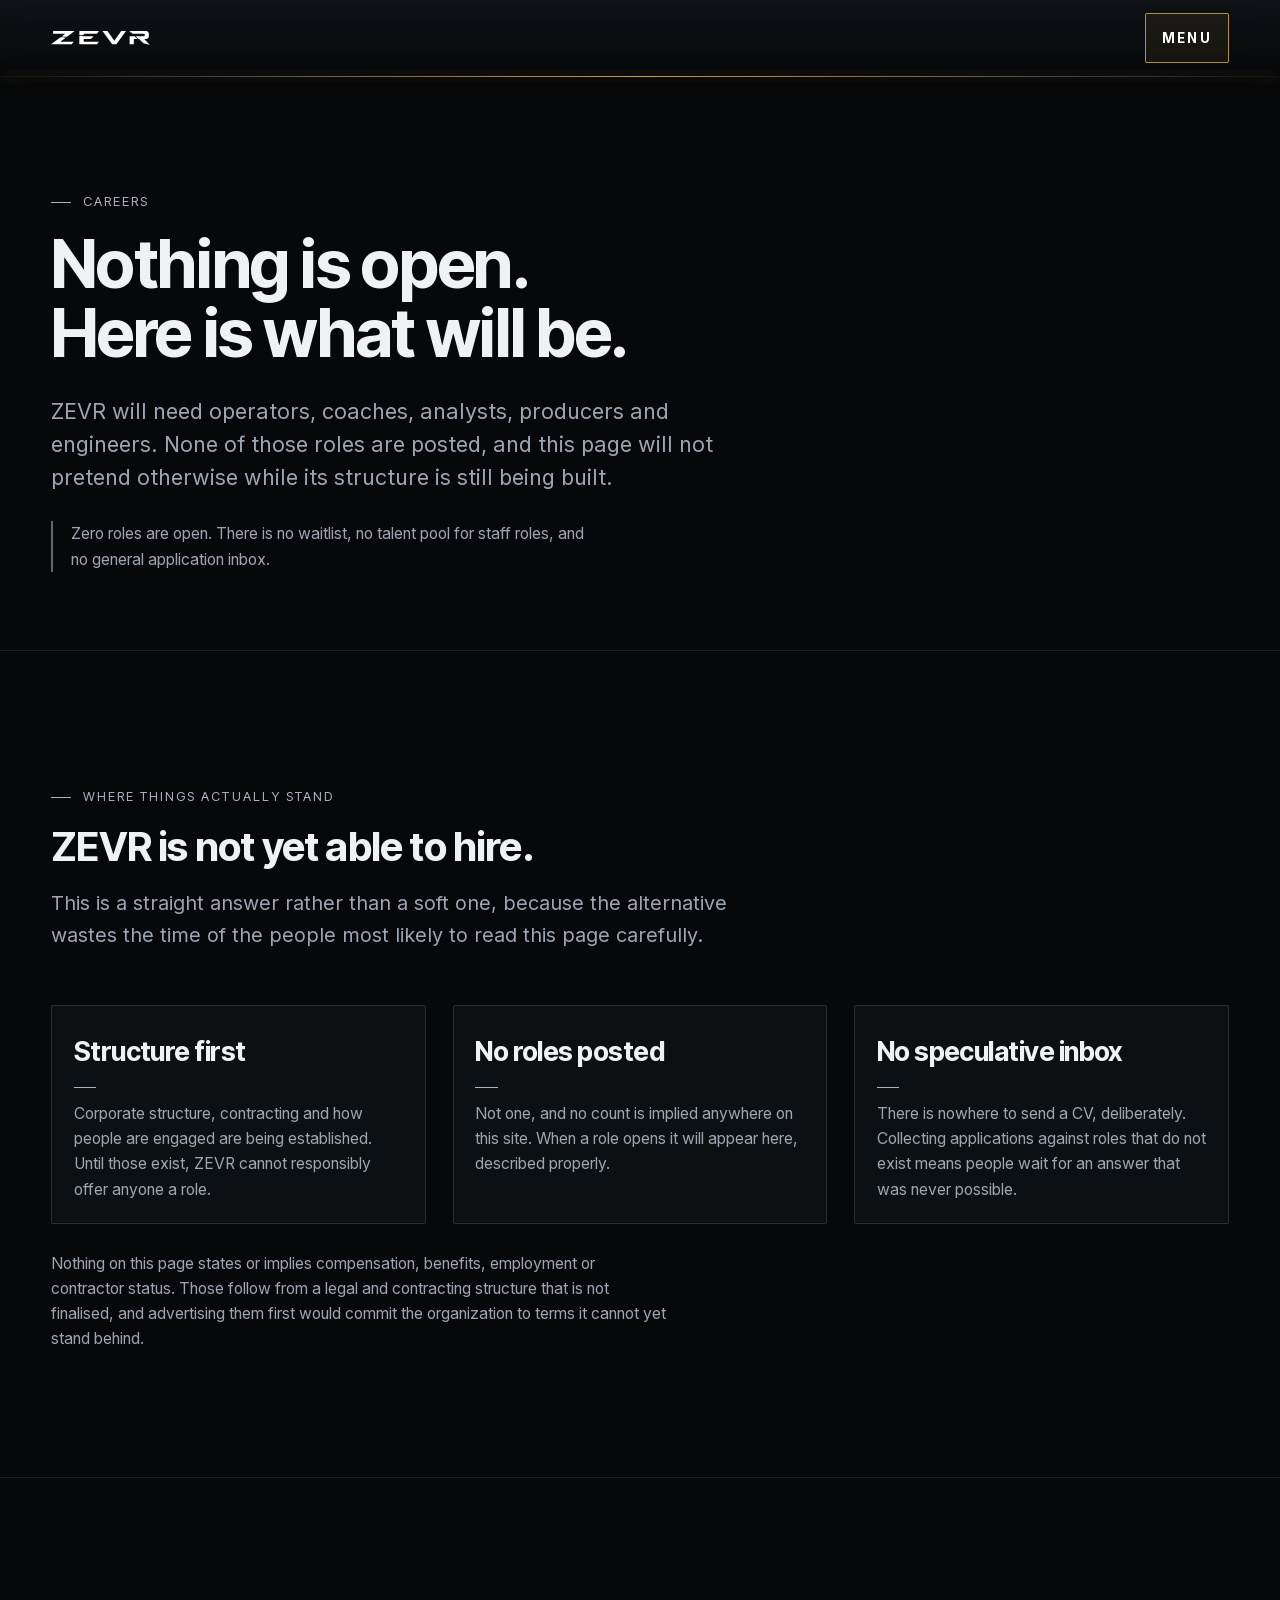
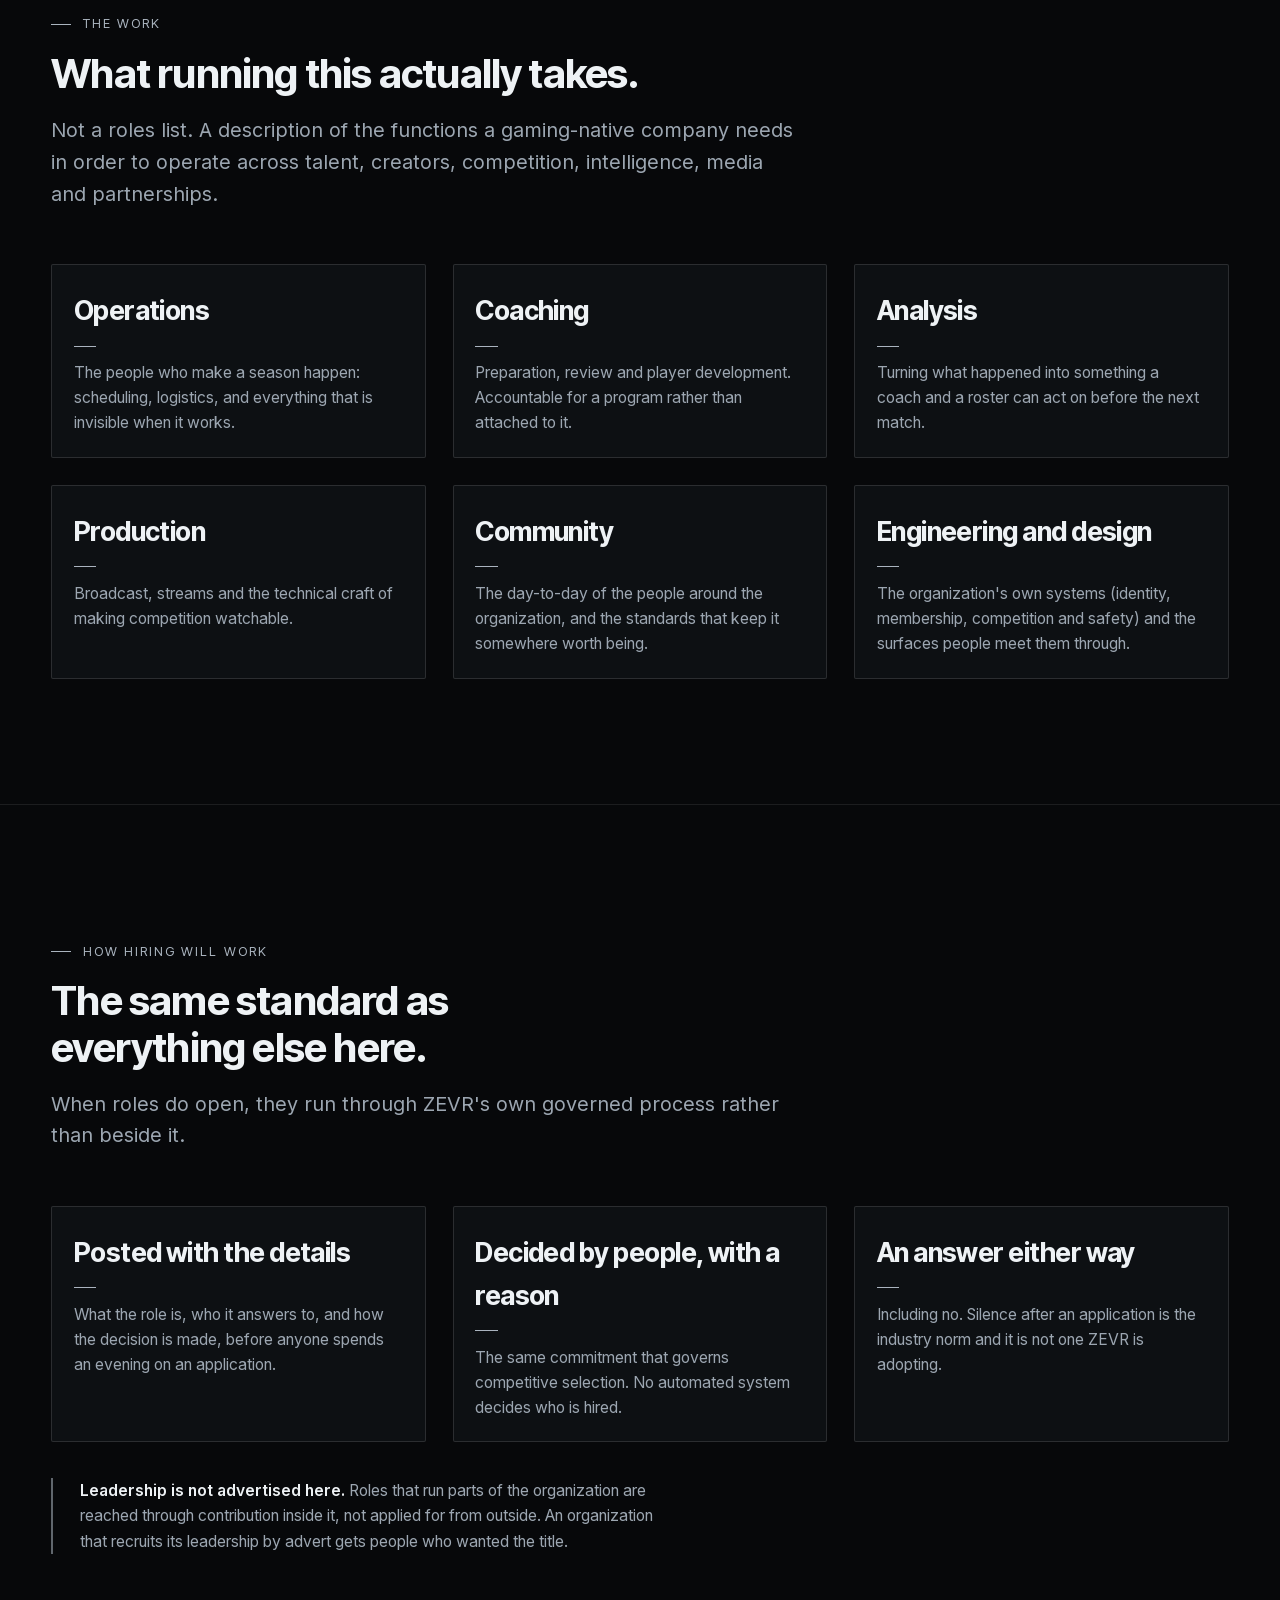
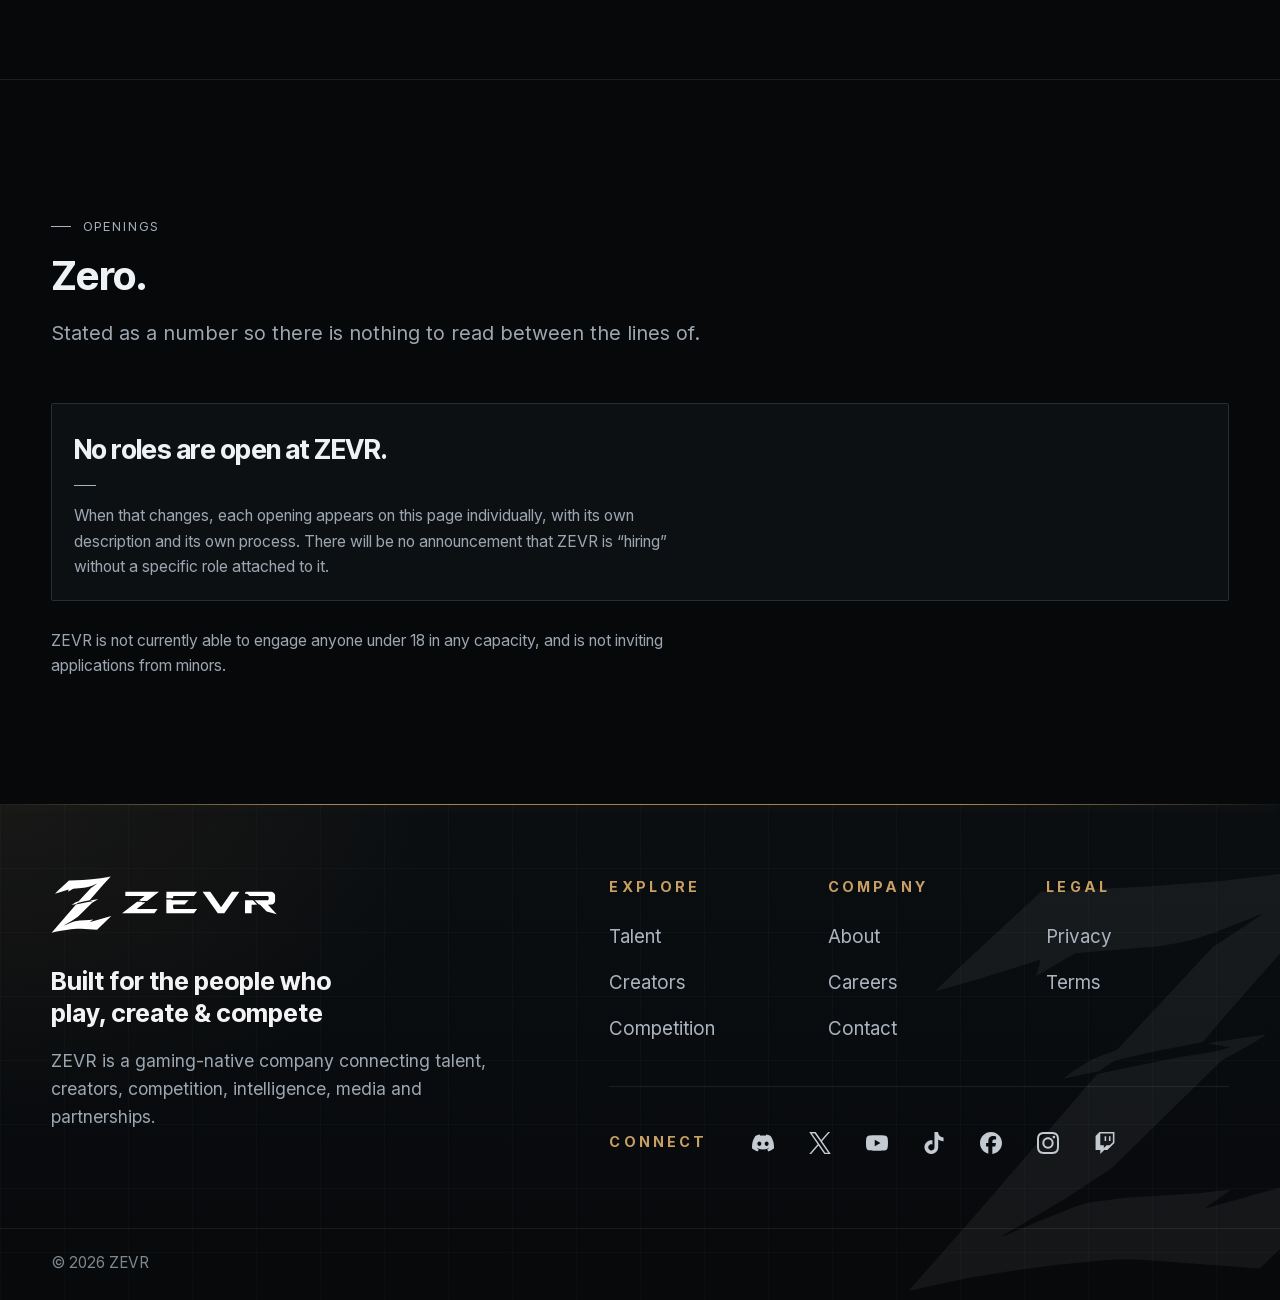
<file: careers/index.html>
<!DOCTYPE html><!--eba489aa4dbf--><html lang="en" class="__variable_f367f3 __variable_a3c0d3 __variable_0d24fa __variable_cec71e"><head><meta charSet="utf-8"/><meta http-equiv="Content-Security-Policy" content="default-src &#x27;self&#x27;; base-uri &#x27;self&#x27;; object-src &#x27;none&#x27;; form-action &#x27;none&#x27;; img-src &#x27;self&#x27; data:; font-src &#x27;self&#x27;; style-src &#x27;self&#x27; &#x27;unsafe-inline&#x27;; script-src &#x27;self&#x27; &#x27;unsafe-inline&#x27;; connect-src &#x27;self&#x27;; frame-src &#x27;none&#x27;; worker-src &#x27;self&#x27;; manifest-src &#x27;self&#x27;; upgrade-insecure-requests"/><meta name="viewport" content="width=device-width, initial-scale=1"/><link rel="preload" as="image" href="/brand/ZEVR-WORDMARK-MASTER-REVERSE.svg"/><link rel="stylesheet" href="/_next/static/css/01b8594a74a07376.css" data-precedence="next"/><link rel="stylesheet" href="/_next/static/css/467e441ec2abd9d5.css" data-precedence="next"/><link rel="stylesheet" href="/_next/static/css/f3df66085141ae6e.css" data-precedence="next"/><link rel="stylesheet" href="/_next/static/css/9b7cc2643c0af046.css" data-precedence="next"/><link rel="preload" as="script" fetchPriority="low" href="/_next/static/chunks/webpack-6882ec653489bbad.js"/><script src="/_next/static/chunks/4bd1b696-c023c6e3521b1417.js" async=""></script><script src="/_next/static/chunks/255-a85cef9cc3a04b12.js" async=""></script><script src="/_next/static/chunks/main-app-f8df598347a85e9b.js" async=""></script><script src="/_next/static/chunks/app/layout-259dae2417cb798e.js" async=""></script><script src="/_next/static/chunks/app/not-found-e5f9a73895d730ea.js" async=""></script><meta name="theme-color" content="#07080A"/><title>Careers · ZEVR</title><meta name="description" content="Staff and operational roles. None open today."/><meta name="application-name" content="ZEVR"/><meta name="referrer" content="strict-origin-when-cross-origin"/><meta name="robots" content="index, follow"/><link rel="canonical" href="https://zevr.gg/careers/"/><meta property="og:title" content="Careers"/><meta property="og:description" content="Staff and operational roles. None open today."/><meta property="og:url" content="https://zevr.gg/careers/"/><meta property="og:site_name" content="ZEVR"/><meta property="og:image" content="https://zevr.gg/og-1200x630.png"/><meta property="og:image:width" content="1200"/><meta property="og:image:height" content="630"/><meta property="og:image:alt" content="The ZEVR Forged Z on a dark field."/><meta property="og:type" content="website"/><meta name="twitter:card" content="summary_large_image"/><meta name="twitter:title" content="Careers"/><meta name="twitter:description" content="Staff and operational roles. None open today."/><meta name="twitter:image" content="https://zevr.gg/og-1200x630.png"/><link rel="icon" href="/icon.png?ed616ae502bbf61e" type="image/png" sizes="256x256"/><script src="/_next/static/chunks/polyfills-42372ed130431b0a.js" noModule=""></script></head><body><div hidden=""><!--$--><!--/$--></div><script>(function(){var d=document.documentElement;try{d.setAttribute('data-js','');if(!('IntersectionObserver' in window))return;if(window.matchMedia&&window.matchMedia('(prefers-reduced-motion: reduce)').matches)return;d.setAttribute('data-reveal','armed');setTimeout(function(){if(d.getAttribute('data-reveal')==='armed')d.removeAttribute('data-reveal')},2500)}catch(e){d.removeAttribute('data-reveal')}})();</script><div class="public_shell__0fFbZ"><a class="public_skip__I34RB" href="#main">Skip to content</a><header class="SiteHeader_header__o00N_ SiteHeader_solid__GdlHb"><div class="SiteHeader_inner__I2_ct"><a class="SiteHeader_home___Udff" href="/" aria-label="ZEVR home"><img class="ZevrMark_mark__MMJmv SiteHeader_mark__0tIcP" src="/brand/ZEVR-WORDMARK-MASTER-REVERSE.svg" width="1496" height="217" loading="eager" decoding="async" alt="" aria-hidden="true"/></a><nav class="SiteHeader_desktopNav__EOqAl" aria-label="Primary"><ul class="SiteHeader_list__rX5Ze"><li><a class="SiteHeader_link__a7Cse" href="/about/">About</a></li><li><a class="SiteHeader_link__a7Cse" href="/talent/">Talent</a></li><li><a class="SiteHeader_link__a7Cse" href="/creators/">Creators</a></li><li><a class="SiteHeader_link__a7Cse" href="/compete/">Competition</a></li><li><a class="SiteHeader_link__a7Cse" href="/#partners">Partnerships</a></li><li><a class="SiteHeader_link__a7Cse" href="/contact/">Contact</a></li></ul></nav><div class="SiteHeader_actions__Va_lB"><a class="SiteHeader_work__jPMdn" href="/contact/#work"><span class="SiteHeader_workLabel__k4QgU">Work With ZEVR</span><span class="SiteHeader_workArrow__YPyM0" aria-hidden="true"></span></a><button type="button" class="SiteHeader_menuBtn__I7ppF" aria-expanded="false" aria-controls="_R_4lb_" aria-haspopup="dialog">Menu</button></div></div></header><main id="main" class="public_main__UgfPB"><header class="PageHeader_header__5k15o"><div class="PageHeader_inner__fohR_"><p class="PageHeader_eyebrow__ReYNS">Careers</p><h1 class="PageHeader_title__F_i_J">Nothing is open. Here is what will be.</h1><p class="PageHeader_lede__FyB8Q">ZEVR will need operators, coaches, analysts, producers and engineers. None of those roles are posted, and this page will not pretend otherwise while its structure is still being built.</p><p class="PageHeader_status__hLZYa">Zero roles are open. There is no waitlist, no talent pool for staff roles, and no general application inbox.</p></div></header><section class="Section_section__HA3Gm" id="honest" aria-labelledby="honest-title"><div class="Section_inner__oBGCP"><header class="Section_head__vGqqr"><p class="Section_marker__iQSb2"><span class="Section_eyebrow__QQS7b">Where things actually stand</span></p><h2 id="honest-title" class="Section_title__POkTm">ZEVR is not yet able to hire.</h2><p class="Section_intro__dyc9s">This is a straight answer rather than a soft one, because the alternative wastes the time of the people most likely to read this page carefully.</p></header><div class="Blocks_grid__HR_Mt"><article class="Blocks_panel__WXXdf"><h3 class="Blocks_panelTitle__1UwKv">Structure first</h3><div class="Blocks_panelBody__bsU4u"><p>Corporate structure, contracting and how people are engaged are being established. Until those exist, ZEVR cannot responsibly offer anyone a role.</p></div></article><article class="Blocks_panel__WXXdf"><h3 class="Blocks_panelTitle__1UwKv">No roles posted</h3><div class="Blocks_panelBody__bsU4u"><p>Not one, and no count is implied anywhere on this site. When a role opens it will appear here, described properly.</p></div></article><article class="Blocks_panel__WXXdf"><h3 class="Blocks_panelTitle__1UwKv">No speculative inbox</h3><div class="Blocks_panelBody__bsU4u"><p>There is nowhere to send a CV, deliberately. Collecting applications against roles that do not exist means people wait for an answer that was never possible.</p></div></article></div><p class="Blocks_note__MhZE4">Nothing on this page states or implies compensation, benefits, employment or contractor status. Those follow from a legal and contracting structure that is not finalised, and advertising them first would commit the organization to terms it cannot yet stand behind.</p></div></section><section class="Section_section__HA3Gm" id="functions" aria-labelledby="functions-title"><div class="Section_inner__oBGCP"><header class="Section_head__vGqqr"><p class="Section_marker__iQSb2"><span class="Section_eyebrow__QQS7b">The work</span></p><h2 id="functions-title" class="Section_title__POkTm">What running this actually takes.</h2><p class="Section_intro__dyc9s">Not a roles list. A description of the functions a gaming-native company needs in order to operate across talent, creators, competition, intelligence, media and partnerships.</p></header><div class="Blocks_grid__HR_Mt"><article class="Blocks_panel__WXXdf"><h3 class="Blocks_panelTitle__1UwKv">Operations</h3><div class="Blocks_panelBody__bsU4u"><p>The people who make a season happen: scheduling, logistics, and everything that is invisible when it works.</p></div></article><article class="Blocks_panel__WXXdf"><h3 class="Blocks_panelTitle__1UwKv">Coaching</h3><div class="Blocks_panelBody__bsU4u"><p>Preparation, review and player development. Accountable for a program rather than attached to it.</p></div></article><article class="Blocks_panel__WXXdf"><h3 class="Blocks_panelTitle__1UwKv">Analysis</h3><div class="Blocks_panelBody__bsU4u"><p>Turning what happened into something a coach and a roster can act on before the next match.</p></div></article><article class="Blocks_panel__WXXdf"><h3 class="Blocks_panelTitle__1UwKv">Production</h3><div class="Blocks_panelBody__bsU4u"><p>Broadcast, streams and the technical craft of making competition watchable.</p></div></article><article class="Blocks_panel__WXXdf"><h3 class="Blocks_panelTitle__1UwKv">Community</h3><div class="Blocks_panelBody__bsU4u"><p>The day-to-day of the people around the organization, and the standards that keep it somewhere worth being.</p></div></article><article class="Blocks_panel__WXXdf"><h3 class="Blocks_panelTitle__1UwKv">Engineering and design</h3><div class="Blocks_panelBody__bsU4u"><p>The organization&#x27;s own systems (identity, membership, competition and safety) and the surfaces people meet them through.</p></div></article></div></div></section><section class="Section_section__HA3Gm" id="how" aria-labelledby="how-title"><div class="Section_inner__oBGCP"><header class="Section_head__vGqqr"><p class="Section_marker__iQSb2"><span class="Section_eyebrow__QQS7b">How hiring will work</span></p><h2 id="how-title" class="Section_title__POkTm">The same standard as everything else here.</h2><p class="Section_intro__dyc9s">When roles do open, they run through ZEVR&#x27;s own governed process rather than beside it.</p></header><div class="Blocks_grid__HR_Mt"><article class="Blocks_panel__WXXdf"><h3 class="Blocks_panelTitle__1UwKv">Posted with the details</h3><div class="Blocks_panelBody__bsU4u"><p>What the role is, who it answers to, and how the decision is made, before anyone spends an evening on an application.</p></div></article><article class="Blocks_panel__WXXdf"><h3 class="Blocks_panelTitle__1UwKv">Decided by people, with a reason</h3><div class="Blocks_panelBody__bsU4u"><p>The same commitment that governs competitive selection. No automated system decides who is hired.</p></div></article><article class="Blocks_panel__WXXdf"><h3 class="Blocks_panelTitle__1UwKv">An answer either way</h3><div class="Blocks_panelBody__bsU4u"><p>Including no. Silence after an application is the industry norm and it is not one ZEVR is adopting.</p></div></article></div><p class="Blocks_commitment__9V3fC"><strong class="Blocks_strong__prpGM">Leadership is not advertised here.</strong> <!-- -->Roles that run parts of the organization are reached through contribution inside it, not applied for from outside. An organization that recruits its leadership by advert gets people who wanted the title.</p></div></section><section class="Section_section__HA3Gm" id="openings" aria-labelledby="openings-title"><div class="Section_inner__oBGCP"><header class="Section_head__vGqqr"><p class="Section_marker__iQSb2"><span class="Section_eyebrow__QQS7b">Openings</span></p><h2 id="openings-title" class="Section_title__POkTm">Zero.</h2><p class="Section_intro__dyc9s">Stated as a number so there is nothing to read between the lines of.</p></header><div class="Blocks_empty__MRG3f"><p class="Blocks_emptyLead__MDHiH">No roles are open at ZEVR.</p><div class="Blocks_emptyBody__kVXmv"><p>When that changes, each opening appears on this page individually, with its own description and its own process. There will be no announcement that ZEVR is “hiring” without a specific role attached to it.</p></div></div><p class="Blocks_note__MhZE4">ZEVR is not currently able to engage anyone under 18 in any capacity, and is not inviting applications from minors.</p></div></section><!--$--><!--/$--></main><footer class="SiteFooter_footer__ebaNZ"><span class="SiteFooter_watermark__mRJ4H" aria-hidden="true"><img class="ZevrMark_mark__MMJmv SiteFooter_watermarkMark__anOeM" src="/brand/ZEVR-SYMBOL-MASTER-REVERSE.svg" width="999" height="934" loading="lazy" decoding="async" alt="" aria-hidden="true"/></span><div class="SiteFooter_inner__hlMTD"><div class="SiteFooter_brand__5cPka"><img class="ZevrMark_mark__MMJmv SiteFooter_lockup___NqQQ" src="/brand/ZEVR-LOCKUP-SECONDARY-HORIZONTAL-REVERSE.svg" width="1983" height="793" loading="lazy" decoding="async" alt="ZEVR"/><p class="SiteFooter_tagline__mVRro">Built for the people who play, create &amp; compete</p><p class="SiteFooter_line__USnEV">ZEVR is a gaming-native company connecting talent, creators, competition, intelligence, media and partnerships.</p></div><div class="SiteFooter_way__mSvs3"><nav class="SiteFooter_groups__Frw7d" aria-label="Secondary"><div class="SiteFooter_group__Sb8sN"><h2 class="SiteFooter_groupTitle__SOLxR">Explore</h2><ul class="SiteFooter_links__0l8lA"><li><a href="/talent/">Talent</a></li><li><a href="/creators/">Creators</a></li><li><a href="/compete/">Competition</a></li></ul></div><div class="SiteFooter_group__Sb8sN"><h2 class="SiteFooter_groupTitle__SOLxR">Company</h2><ul class="SiteFooter_links__0l8lA"><li><a href="/about/">About</a></li><li><a href="/careers/">Careers</a></li><li><a href="/contact/">Contact</a></li></ul></div><div class="SiteFooter_group__Sb8sN"><h2 class="SiteFooter_groupTitle__SOLxR">Legal</h2><ul class="SiteFooter_links__0l8lA"><li><a href="/privacy/">Privacy</a></li><li><a href="/terms/">Terms</a></li></ul></div></nav><div class="SiteFooter_connect__5VkLV"><h2 class="SiteFooter_groupTitle__SOLxR">Connect</h2><ul class="SiteFooter_socials__OiUTb"><li><a href="https://discord.gg/zevr" rel="noopener noreferrer" target="_blank" aria-label="Discord"><svg viewBox="0 0 24 24" aria-hidden="true" focusable="false"><path d="M20.317 4.3698a19.7913 19.7913 0 00-4.8851-1.5152.0741.0741 0 00-.0785.0371c-.211.3753-.4447.8648-.6083 1.2495-1.8447-.2762-3.68-.2762-5.4868 0-.1636-.3933-.4058-.8742-.6177-1.2495a.077.077 0 00-.0785-.037 19.7363 19.7363 0 00-4.8852 1.515.0699.0699 0 00-.0321.0277C.5334 9.0458-.319 13.5799.0992 18.0578a.0824.0824 0 00.0312.0561c2.0528 1.5076 4.0413 2.4228 5.9929 3.0294a.0777.0777 0 00.0842-.0276c.4616-.6304.8731-1.2952 1.226-1.9942a.076.076 0 00-.0416-.1057c-.6528-.2476-1.2743-.5495-1.8722-.8923a.077.077 0 01-.0076-.1277c.1258-.0943.2517-.1923.3718-.2914a.0743.0743 0 01.0776-.0105c3.9278 1.7933 8.18 1.7933 12.0614 0a.0739.0739 0 01.0785.0095c.1202.099.246.1981.3728.2924a.077.077 0 01-.0066.1276 12.2986 12.2986 0 01-1.873.8914.0766.0766 0 00-.0407.1067c.3604.698.7719 1.3628 1.225 1.9932a.076.076 0 00.0842.0286c1.961-.6067 3.9495-1.5219 6.0023-3.0294a.077.077 0 00.0313-.0552c.5004-5.177-.8382-9.6739-3.5485-13.6604a.061.061 0 00-.0312-.0286zM8.02 15.3312c-1.1825 0-2.1569-1.0857-2.1569-2.419 0-1.3332.9555-2.4189 2.157-2.4189 1.2108 0 2.1757 1.0952 2.1568 2.419 0 1.3332-.9555 2.4189-2.1569 2.4189zm7.9748 0c-1.1825 0-2.1569-1.0857-2.1569-2.419 0-1.3332.9554-2.4189 2.1569-2.4189 1.2108 0 2.1757 1.0952 2.1568 2.419 0 1.3332-.946 2.4189-2.1568 2.4189Z"></path></svg><span class="SiteFooter_socialName__akoFr" aria-hidden="true">Discord</span></a></li><li><a href="https://x.com/TeamZevr" rel="noopener noreferrer" target="_blank" aria-label="X"><svg viewBox="0 0 24 24" aria-hidden="true" focusable="false"><path d="M14.234 10.162 22.977 0h-2.072l-7.591 8.824L7.251 0H.258l9.168 13.343L.258 24H2.33l8.016-9.318L16.749 24h6.993zm-2.837 3.299-.929-1.329L3.076 1.56h3.182l5.965 8.532.929 1.329 7.754 11.09h-3.182z"></path></svg><span class="SiteFooter_socialName__akoFr" aria-hidden="true">X</span></a></li><li><a href="https://www.youtube.com/@zevrgg" rel="noopener noreferrer" target="_blank" aria-label="YouTube"><svg viewBox="0 0 24 24" aria-hidden="true" focusable="false"><path d="M23.498 6.186a3.016 3.016 0 0 0-2.122-2.136C19.505 3.545 12 3.545 12 3.545s-7.505 0-9.377.505A3.017 3.017 0 0 0 .502 6.186C0 8.07 0 12 0 12s0 3.93.502 5.814a3.016 3.016 0 0 0 2.122 2.136c1.871.505 9.376.505 9.376.505s7.505 0 9.377-.505a3.015 3.015 0 0 0 2.122-2.136C24 15.93 24 12 24 12s0-3.93-.502-5.814zM9.545 15.568V8.432L15.818 12l-6.273 3.568z"></path></svg><span class="SiteFooter_socialName__akoFr" aria-hidden="true">YouTube</span></a></li><li><a href="https://www.tiktok.com/@zevr.gg" rel="noopener noreferrer" target="_blank" aria-label="TikTok"><svg viewBox="0 0 24 24" aria-hidden="true" focusable="false"><path d="M12.525.02c1.31-.02 2.61-.01 3.91-.02.08 1.53.63 3.09 1.75 4.17 1.12 1.11 2.7 1.62 4.24 1.79v4.03c-1.44-.05-2.89-.35-4.2-.97-.57-.26-1.1-.59-1.62-.93-.01 2.92.01 5.84-.02 8.75-.08 1.4-.54 2.79-1.35 3.94-1.31 1.92-3.58 3.17-5.91 3.21-1.43.08-2.86-.31-4.08-1.03-2.02-1.19-3.44-3.37-3.65-5.71-.02-.5-.03-1-.01-1.49.18-1.9 1.12-3.72 2.58-4.96 1.66-1.44 3.98-2.13 6.15-1.72.02 1.48-.04 2.96-.04 4.44-.99-.32-2.15-.23-3.02.37-.63.41-1.11 1.04-1.36 1.75-.21.51-.15 1.07-.14 1.61.24 1.64 1.82 3.02 3.5 2.87 1.12-.01 2.19-.66 2.77-1.61.19-.33.4-.67.41-1.06.1-1.79.06-3.57.07-5.36.01-4.03-.01-8.05.02-12.07z"></path></svg><span class="SiteFooter_socialName__akoFr" aria-hidden="true">TikTok</span></a></li><li><a href="https://www.facebook.com/profile.php?id=61594079623293" rel="noopener noreferrer" target="_blank" aria-label="Facebook"><svg viewBox="0 0 24 24" aria-hidden="true" focusable="false"><path d="M9.101 23.691v-7.98H6.627v-3.667h2.474v-1.58c0-4.085 1.848-5.978 5.858-5.978.401 0 .955.042 1.468.103a8.68 8.68 0 0 1 1.141.195v3.325a8.623 8.623 0 0 0-.653-.036 26.805 26.805 0 0 0-.733-.009c-.707 0-1.259.096-1.675.309a1.686 1.686 0 0 0-.679.622c-.258.42-.374.995-.374 1.752v1.297h3.919l-.386 2.103-.287 1.564h-3.246v8.245C19.396 23.238 24 18.179 24 12.044c0-6.627-5.373-12-12-12s-12 5.373-12 12c0 5.628 3.874 10.35 9.101 11.647Z"></path></svg><span class="SiteFooter_socialName__akoFr" aria-hidden="true">Facebook</span></a></li><li><a href="https://www.instagram.com/zevrgg" rel="noopener noreferrer" target="_blank" aria-label="Instagram"><svg viewBox="0 0 24 24" aria-hidden="true" focusable="false"><path d="M7.0301.084c-1.2768.0602-2.1487.264-2.911.5634-.7888.3075-1.4575.72-2.1228 1.3877-.6652.6677-1.075 1.3368-1.3802 2.127-.2954.7638-.4956 1.6365-.552 2.914-.0564 1.2775-.0689 1.6882-.0626 4.947.0062 3.2586.0206 3.6671.0825 4.9473.061 1.2765.264 2.1482.5635 2.9107.308.7889.72 1.4573 1.388 2.1228.6679.6655 1.3365 1.0743 2.1285 1.38.7632.295 1.6361.4961 2.9134.552 1.2773.056 1.6884.069 4.9462.0627 3.2578-.0062 3.668-.0207 4.9478-.0814 1.28-.0607 2.147-.2652 2.9098-.5633.7889-.3086 1.4578-.72 2.1228-1.3881.665-.6682 1.0745-1.3378 1.3795-2.1284.2957-.7632.4966-1.636.552-2.9124.056-1.2809.0692-1.6898.063-4.948-.0063-3.2583-.021-3.6668-.0817-4.9465-.0607-1.2797-.264-2.1487-.5633-2.9117-.3084-.7889-.72-1.4568-1.3876-2.1228C21.2982 1.33 20.628.9208 19.8378.6165 19.074.321 18.2017.1197 16.9244.0645 15.6471.0093 15.236-.005 11.977.0014 8.718.0076 8.31.0215 7.0301.0839m.1402 21.6932c-1.17-.0509-1.8053-.2453-2.2287-.408-.5606-.216-.96-.4771-1.3819-.895-.422-.4178-.6811-.8186-.9-1.378-.1644-.4234-.3624-1.058-.4171-2.228-.0595-1.2645-.072-1.6442-.079-4.848-.007-3.2037.0053-3.583.0607-4.848.05-1.169.2456-1.805.408-2.2282.216-.5613.4762-.96.895-1.3816.4188-.4217.8184-.6814 1.3783-.9003.423-.1651 1.0575-.3614 2.227-.4171 1.2655-.06 1.6447-.072 4.848-.079 3.2033-.007 3.5835.005 4.8495.0608 1.169.0508 1.8053.2445 2.228.408.5608.216.96.4754 1.3816.895.4217.4194.6816.8176.9005 1.3787.1653.4217.3617 1.056.4169 2.2263.0602 1.2655.0739 1.645.0796 4.848.0058 3.203-.0055 3.5834-.061 4.848-.051 1.17-.245 1.8055-.408 2.2294-.216.5604-.4763.96-.8954 1.3814-.419.4215-.8181.6811-1.3783.9-.4224.1649-1.0577.3617-2.2262.4174-1.2656.0595-1.6448.072-4.8493.079-3.2045.007-3.5825-.006-4.848-.0608M16.953 5.5864A1.44 1.44 0 1 0 18.39 4.144a1.44 1.44 0 0 0-1.437 1.4424M5.8385 12.012c.0067 3.4032 2.7706 6.1557 6.173 6.1493 3.4026-.0065 6.157-2.7701 6.1506-6.1733-.0065-3.4032-2.771-6.1565-6.174-6.1498-3.403.0067-6.156 2.771-6.1496 6.1738M8 12.0077a4 4 0 1 1 4.008 3.9921A3.9996 3.9996 0 0 1 8 12.0077"></path></svg><span class="SiteFooter_socialName__akoFr" aria-hidden="true">Instagram</span></a></li><li><a href="https://www.twitch.tv/zevrgg" rel="noopener noreferrer" target="_blank" aria-label="Twitch"><svg viewBox="0 0 24 24" aria-hidden="true" focusable="false"><path d="M11.571 4.714h1.715v5.143H11.57zm4.715 0H18v5.143h-1.714zM6 0L1.714 4.286v15.428h5.143V24l4.286-4.286h3.428L22.286 12V0zm14.571 11.143l-3.428 3.428h-3.429l-3 3v-3H6.857V1.714h13.714Z"></path></svg><span class="SiteFooter_socialName__akoFr" aria-hidden="true">Twitch</span></a></li></ul></div></div></div><div class="SiteFooter_meta__mVLPC"><p>© <!-- -->2026<!-- --> ZEVR</p></div></footer></div><script type="application/ld+json">{"@context":"https://schema.org","@type":"Organization","name":"ZEVR","url":"https://zevr.gg","logo":"https://zevr.gg/brand/ZEVR-LOCKUP-PRIMARY-STACKED-REVERSE.svg","description":"ZEVR is a gaming-native company connecting talent, creators, competition, intelligence, media and partnerships.","sameAs":["https://discord.gg/zevr","https://x.com/TeamZevr","https://www.youtube.com/@zevrgg","https://www.tiktok.com/@zevr.gg","https://www.facebook.com/profile.php?id=61594079623293","https://www.instagram.com/zevrgg","https://www.twitch.tv/zevrgg"]}</script><script type="application/ld+json">{"@context":"https://schema.org","@type":"WebSite","name":"ZEVR","url":"https://zevr.gg","description":"ZEVR is a gaming-native company connecting talent, creators, competition, intelligence, media and partnerships.","publisher":{"@type":"Organization","name":"ZEVR","url":"https://zevr.gg"}}</script><script src="/_next/static/chunks/webpack-6882ec653489bbad.js" id="_R_" async=""></script><script>(self.__next_f=self.__next_f||[]).push([0])</script><script>self.__next_f.push([1,"1:\"$Sreact.fragment\"\n2:I[1800,[\"177\",\"static/chunks/app/layout-259dae2417cb798e.js\"],\"SiteChrome\"]\n3:I[9766,[],\"\"]\n4:I[8924,[],\"\"]\n5:I[2619,[\"345\",\"static/chunks/app/not-found-e5f9a73895d730ea.js\"],\"\"]\n10:I[7150,[],\"\"]\n:HL[\"/_next/static/css/01b8594a74a07376.css\",\"style\"]\n:HL[\"/_next/static/css/467e441ec2abd9d5.css\",\"style\"]\n:HL[\"/_next/static/css/f3df66085141ae6e.css\",\"style\"]\n:HL[\"/_next/static/css/9b7cc2643c0af046.css\",\"style\"]\n"])</script><script>self.__next_f.push([1,"0:{\"P\":null,\"b\":\"eba489aa4dbf\",\"p\":\"\",\"c\":[\"\",\"careers\",\"\"],\"i\":false,\"f\":[[[\"\",{\"children\":[\"careers\",{\"children\":[\"__PAGE__\",{}]}]},\"$undefined\",\"$undefined\",true],[\"\",[\"$\",\"$1\",\"c\",{\"children\":[[[\"$\",\"link\",\"0\",{\"rel\":\"stylesheet\",\"href\":\"/_next/static/css/01b8594a74a07376.css\",\"precedence\":\"next\",\"crossOrigin\":\"$undefined\",\"nonce\":\"$undefined\"}],[\"$\",\"link\",\"1\",{\"rel\":\"stylesheet\",\"href\":\"/_next/static/css/467e441ec2abd9d5.css\",\"precedence\":\"next\",\"crossOrigin\":\"$undefined\",\"nonce\":\"$undefined\"}],[\"$\",\"link\",\"2\",{\"rel\":\"stylesheet\",\"href\":\"/_next/static/css/f3df66085141ae6e.css\",\"precedence\":\"next\",\"crossOrigin\":\"$undefined\",\"nonce\":\"$undefined\"}]],[\"$\",\"html\",null,{\"lang\":\"en\",\"className\":\"__variable_f367f3 __variable_a3c0d3 __variable_0d24fa __variable_cec71e\",\"children\":[[\"$\",\"head\",null,{\"children\":[\"$\",\"meta\",null,{\"httpEquiv\":\"Content-Security-Policy\",\"content\":\"default-src 'self'; base-uri 'self'; object-src 'none'; form-action 'none'; img-src 'self' data:; font-src 'self'; style-src 'self' 'unsafe-inline'; script-src 'self' 'unsafe-inline'; connect-src 'self'; frame-src 'none'; worker-src 'self'; manifest-src 'self'; upgrade-insecure-requests\"}]}],[\"$\",\"body\",null,{\"children\":[[\"$\",\"script\",null,{\"dangerouslySetInnerHTML\":{\"__html\":\"(function(){var d=document.documentElement;try{d.setAttribute('data-js','');if(!('IntersectionObserver' in window))return;if(window.matchMedia\u0026\u0026window.matchMedia('(prefers-reduced-motion: reduce)').matches)return;d.setAttribute('data-reveal','armed');setTimeout(function(){if(d.getAttribute('data-reveal')==='armed')d.removeAttribute('data-reveal')},2500)}catch(e){d.removeAttribute('data-reveal')}})();\"}}],[\"$\",\"$L2\",null,{\"children\":[\"$\",\"$L3\",null,{\"parallelRouterKey\":\"children\",\"error\":\"$undefined\",\"errorStyles\":\"$undefined\",\"errorScripts\":\"$undefined\",\"template\":[\"$\",\"$L4\",null,{}],\"templateStyles\":\"$undefined\",\"templateScripts\":\"$undefined\",\"notFound\":[[\"$\",\"div\",null,{\"className\":\"page_shell__fAVH1\",\"children\":[[\"$\",\"img\",null,{\"className\":\"ZevrMark_mark__MMJmv page_mark__IpMAq\",\"src\":\"/brand/ZEVR-WORDMARK-MASTER-REVERSE.svg\",\"width\":1496,\"height\":217,\"loading\":\"eager\",\"decoding\":\"async\",\"alt\":\"ZEVR\"}],[\"$\",\"h1\",null,{\"className\":\"page_title__3jonF\",\"children\":\"Not found\"}],[\"$\",\"p\",null,{\"className\":\"page_lede__RDnn4\",\"children\":\"There is nothing at that address.\"}],[\"$\",\"p\",null,{\"className\":\"page_actions__e35f9\",\"children\":[\"$\",\"$L5\",null,{\"className\":\"page_button__vnlhW\",\"href\":\"/\",\"children\":\"Home\"}]}]]}],[[\"$\",\"link\",\"0\",{\"rel\":\"stylesheet\",\"href\":\"/_next/static/css/af9ff8ca0a9de9dd.css\",\"precedence\":\"next\",\"crossOrigin\":\"$undefined\",\"nonce\":\"$undefined\"}]]],\"forbidden\":\"$undefined\",\"unauthorized\":\"$undefined\"}]}],[\"$\",\"script\",null,{\"type\":\"application/ld+json\",\"dangerouslySetInnerHTML\":{\"__html\":\"{\\\"@context\\\":\\\"https://schema.org\\\",\\\"@type\\\":\\\"Organization\\\",\\\"name\\\":\\\"ZEVR\\\",\\\"url\\\":\\\"https://zevr.gg\\\",\\\"logo\\\":\\\"https://zevr.gg/brand/ZEVR-LOCKUP-PRIMARY-STACKED-REVERSE.svg\\\",\\\"description\\\":\\\"ZEVR is a gaming-native company connecting talent, creators, competition, intelligence, media and partnerships.\\\",\\\"sameAs\\\":[\\\"https://discord.gg/zevr\\\",\\\"https://x.com/TeamZevr\\\",\\\"https://www.youtube.com/@zevrgg\\\",\\\"https://www.tiktok.com/@zevr.gg\\\",\\\"https://www.facebook.com/profile.php?id=61594079623293\\\",\\\"https://www.instagram.com/zevrgg\\\",\\\"https://www.twitch.tv/zevrgg\\\"]}\"}}],[\"$\",\"script\",null,{\"type\":\"application/ld+json\",\"dangerouslySetInnerHTML\":{\"__html\":\"{\\\"@context\\\":\\\"https://schema.org\\\",\\\"@type\\\":\\\"WebSite\\\",\\\"name\\\":\\\"ZEVR\\\",\\\"url\\\":\\\"https://zevr.gg\\\",\\\"description\\\":\\\"ZEVR is a gaming-native company connecting talent, creators, competition, intelligence, media and partnerships.\\\",\\\"publisher\\\":{\\\"@type\\\":\\\"Organization\\\",\\\"name\\\":\\\"ZEVR\\\",\\\"url\\\":\\\"https://zevr.gg\\\"}}\"}}]]}]]}]]}],{\"children\":[\"careers\",[\"$\",\"$1\",\"c\",{\"children\":[null,[\"$\",\"$L3\",null,{\"parallelRouterKey\":\"children\",\"error\":\"$undefined\",\"errorStyles\":\"$undefined\",\"errorScripts\":\"$undefined\",\"template\":[\"$\",\"$L4\",null,{}],\"templateStyles\":\"$undefined\",\"templateScripts\":\"$undefined\",\"notFound\":\"$undefined\",\"forbidden\":\"$undefined\",\"unauthorized\":\"$undefined\"}]]}],{\"children\":[\"__PAGE__\",[\"$\",\"$1\",\"c\",{\"children\":[[[\"$\",\"header\",null,{\"className\":\"PageHeader_header__5k15o\",\"children\":[null,[\"$\",\"div\",null,{\"className\":\"PageHeader_inner__fohR_\",\"children\":[[\"$\",\"p\",null,{\"className\":\"PageHeader_eyebrow__ReYNS\",\"children\":\"Careers\"}],\"$L6\",\"$L7\",\"$L8\"]}]]}],\"$L9\",\"$La\",\"$Lb\",\"$Lc\"],[\"$Ld\"],\"$Le\"]}],{},null,false]},null,false]},null,false],\"$Lf\",false]],\"m\":\"$undefined\",\"G\":[\"$10\",[]],\"s\":false,\"S\":true}\n"])</script><script>self.__next_f.push([1,"11:I[4431,[],\"OutletBoundary\"]\n13:I[5278,[],\"AsyncMetadataOutlet\"]\n15:I[4431,[],\"ViewportBoundary\"]\n17:I[4431,[],\"MetadataBoundary\"]\n18:\"$Sreact.suspense\"\n6:[\"$\",\"h1\",null,{\"className\":\"PageHeader_title__F_i_J\",\"children\":\"Nothing is open. Here is what will be.\"}]\n7:[\"$\",\"p\",null,{\"className\":\"PageHeader_lede__FyB8Q\",\"children\":\"ZEVR will need operators, coaches, analysts, producers and engineers. None of those roles are posted, and this page will not pretend otherwise while its structure is still being built.\"}]\n8:[\"$\",\"p\",null,{\"className\":\"PageHeader_status__hLZYa\",\"children\":\"Zero roles are open. There is no waitlist, no talent pool for staff roles, and no general application inbox.\"}]\n"])</script><script>self.__next_f.push([1,"9:[\"$\",\"section\",null,{\"className\":\"Section_section__HA3Gm\",\"id\":\"honest\",\"aria-labelledby\":\"honest-title\",\"children\":[\"$\",\"div\",null,{\"className\":\"Section_inner__oBGCP\",\"children\":[[\"$\",\"header\",null,{\"className\":\"Section_head__vGqqr\",\"children\":[[\"$\",\"p\",null,{\"className\":\"Section_marker__iQSb2\",\"children\":[null,[\"$\",\"span\",null,{\"className\":\"Section_eyebrow__QQS7b\",\"children\":\"Where things actually stand\"}]]}],[\"$\",\"h2\",null,{\"id\":\"honest-title\",\"className\":\"Section_title__POkTm\",\"children\":\"ZEVR is not yet able to hire.\"}],[\"$\",\"p\",null,{\"className\":\"Section_intro__dyc9s\",\"children\":\"This is a straight answer rather than a soft one, because the alternative wastes the time of the people most likely to read this page carefully.\"}]]}],[[\"$\",\"div\",null,{\"className\":\"Blocks_grid__HR_Mt\",\"children\":[[\"$\",\"article\",null,{\"className\":\"Blocks_panel__WXXdf\",\"children\":[[\"$\",\"h3\",null,{\"className\":\"Blocks_panelTitle__1UwKv\",\"children\":\"Structure first\"}],[\"$\",\"div\",null,{\"className\":\"Blocks_panelBody__bsU4u\",\"children\":[\"$\",\"p\",null,{\"children\":\"Corporate structure, contracting and how people are engaged are being established. Until those exist, ZEVR cannot responsibly offer anyone a role.\"}]}]]}],[\"$\",\"article\",null,{\"className\":\"Blocks_panel__WXXdf\",\"children\":[[\"$\",\"h3\",null,{\"className\":\"Blocks_panelTitle__1UwKv\",\"children\":\"No roles posted\"}],[\"$\",\"div\",null,{\"className\":\"Blocks_panelBody__bsU4u\",\"children\":[\"$\",\"p\",null,{\"children\":\"Not one, and no count is implied anywhere on this site. When a role opens it will appear here, described properly.\"}]}]]}],[\"$\",\"article\",null,{\"className\":\"Blocks_panel__WXXdf\",\"children\":[[\"$\",\"h3\",null,{\"className\":\"Blocks_panelTitle__1UwKv\",\"children\":\"No speculative inbox\"}],[\"$\",\"div\",null,{\"className\":\"Blocks_panelBody__bsU4u\",\"children\":[\"$\",\"p\",null,{\"children\":\"There is nowhere to send a CV, deliberately. Collecting applications against roles that do not exist means people wait for an answer that was never possible.\"}]}]]}]]}],[\"$\",\"p\",null,{\"className\":\"Blocks_note__MhZE4\",\"children\":\"Nothing on this page states or implies compensation, benefits, employment or contractor status. Those follow from a legal and contracting structure that is not finalised, and advertising them first would commit the organization to terms it cannot yet stand behind.\"}]]]}]}]\n"])</script><script>self.__next_f.push([1,"a:[\"$\",\"section\",null,{\"className\":\"Section_section__HA3Gm\",\"id\":\"functions\",\"aria-labelledby\":\"functions-title\",\"children\":[\"$\",\"div\",null,{\"className\":\"Section_inner__oBGCP\",\"children\":[[\"$\",\"header\",null,{\"className\":\"Section_head__vGqqr\",\"children\":[[\"$\",\"p\",null,{\"className\":\"Section_marker__iQSb2\",\"children\":[null,[\"$\",\"span\",null,{\"className\":\"Section_eyebrow__QQS7b\",\"children\":\"The work\"}]]}],[\"$\",\"h2\",null,{\"id\":\"functions-title\",\"className\":\"Section_title__POkTm\",\"children\":\"What running this actually takes.\"}],[\"$\",\"p\",null,{\"className\":\"Section_intro__dyc9s\",\"children\":\"Not a roles list. A description of the functions a gaming-native company needs in order to operate across talent, creators, competition, intelligence, media and partnerships.\"}]]}],[\"$\",\"div\",null,{\"className\":\"Blocks_grid__HR_Mt\",\"children\":[[\"$\",\"article\",\"Operations\",{\"className\":\"Blocks_panel__WXXdf\",\"children\":[[\"$\",\"h3\",null,{\"className\":\"Blocks_panelTitle__1UwKv\",\"children\":\"Operations\"}],[\"$\",\"div\",null,{\"className\":\"Blocks_panelBody__bsU4u\",\"children\":[\"$\",\"p\",null,{\"children\":\"The people who make a season happen: scheduling, logistics, and everything that is invisible when it works.\"}]}]]}],[\"$\",\"article\",\"Coaching\",{\"className\":\"Blocks_panel__WXXdf\",\"children\":[[\"$\",\"h3\",null,{\"className\":\"Blocks_panelTitle__1UwKv\",\"children\":\"Coaching\"}],[\"$\",\"div\",null,{\"className\":\"Blocks_panelBody__bsU4u\",\"children\":[\"$\",\"p\",null,{\"children\":\"Preparation, review and player development. Accountable for a program rather than attached to it.\"}]}]]}],[\"$\",\"article\",\"Analysis\",{\"className\":\"Blocks_panel__WXXdf\",\"children\":[[\"$\",\"h3\",null,{\"className\":\"Blocks_panelTitle__1UwKv\",\"children\":\"Analysis\"}],[\"$\",\"div\",null,{\"className\":\"Blocks_panelBody__bsU4u\",\"children\":[\"$\",\"p\",null,{\"children\":\"Turning what happened into something a coach and a roster can act on before the next match.\"}]}]]}],[\"$\",\"article\",\"Production\",{\"className\":\"Blocks_panel__WXXdf\",\"children\":[[\"$\",\"h3\",null,{\"className\":\"Blocks_panelTitle__1UwKv\",\"children\":\"Production\"}],[\"$\",\"div\",null,{\"className\":\"Blocks_panelBody__bsU4u\",\"children\":[\"$\",\"p\",null,{\"children\":\"Broadcast, streams and the technical craft of making competition watchable.\"}]}]]}],[\"$\",\"article\",\"Community\",{\"className\":\"Blocks_panel__WXXdf\",\"children\":[[\"$\",\"h3\",null,{\"className\":\"Blocks_panelTitle__1UwKv\",\"children\":\"Community\"}],[\"$\",\"div\",null,{\"className\":\"Blocks_panelBody__bsU4u\",\"children\":[\"$\",\"p\",null,{\"children\":\"The day-to-day of the people around the organization, and the standards that keep it somewhere worth being.\"}]}]]}],[\"$\",\"article\",\"Engineering and design\",{\"className\":\"Blocks_panel__WXXdf\",\"children\":[[\"$\",\"h3\",null,{\"className\":\"Blocks_panelTitle__1UwKv\",\"children\":\"Engineering and design\"}],[\"$\",\"div\",null,{\"className\":\"Blocks_panelBody__bsU4u\",\"children\":[\"$\",\"p\",null,{\"children\":\"The organization's own systems (identity, membership, competition and safety) and the surfaces people meet them through.\"}]}]]}]]}]]}]}]\n"])</script><script>self.__next_f.push([1,"b:[\"$\",\"section\",null,{\"className\":\"Section_section__HA3Gm\",\"id\":\"how\",\"aria-labelledby\":\"how-title\",\"children\":[\"$\",\"div\",null,{\"className\":\"Section_inner__oBGCP\",\"children\":[[\"$\",\"header\",null,{\"className\":\"Section_head__vGqqr\",\"children\":[[\"$\",\"p\",null,{\"className\":\"Section_marker__iQSb2\",\"children\":[null,[\"$\",\"span\",null,{\"className\":\"Section_eyebrow__QQS7b\",\"children\":\"How hiring will work\"}]]}],[\"$\",\"h2\",null,{\"id\":\"how-title\",\"className\":\"Section_title__POkTm\",\"children\":\"The same standard as everything else here.\"}],[\"$\",\"p\",null,{\"className\":\"Section_intro__dyc9s\",\"children\":\"When roles do open, they run through ZEVR's own governed process rather than beside it.\"}]]}],[[\"$\",\"div\",null,{\"className\":\"Blocks_grid__HR_Mt\",\"children\":[[\"$\",\"article\",null,{\"className\":\"Blocks_panel__WXXdf\",\"children\":[[\"$\",\"h3\",null,{\"className\":\"Blocks_panelTitle__1UwKv\",\"children\":\"Posted with the details\"}],[\"$\",\"div\",null,{\"className\":\"Blocks_panelBody__bsU4u\",\"children\":[\"$\",\"p\",null,{\"children\":\"What the role is, who it answers to, and how the decision is made, before anyone spends an evening on an application.\"}]}]]}],[\"$\",\"article\",null,{\"className\":\"Blocks_panel__WXXdf\",\"children\":[[\"$\",\"h3\",null,{\"className\":\"Blocks_panelTitle__1UwKv\",\"children\":\"Decided by people, with a reason\"}],[\"$\",\"div\",null,{\"className\":\"Blocks_panelBody__bsU4u\",\"children\":[\"$\",\"p\",null,{\"children\":\"The same commitment that governs competitive selection. No automated system decides who is hired.\"}]}]]}],[\"$\",\"article\",null,{\"className\":\"Blocks_panel__WXXdf\",\"children\":[[\"$\",\"h3\",null,{\"className\":\"Blocks_panelTitle__1UwKv\",\"children\":\"An answer either way\"}],[\"$\",\"div\",null,{\"className\":\"Blocks_panelBody__bsU4u\",\"children\":[\"$\",\"p\",null,{\"children\":\"Including no. Silence after an application is the industry norm and it is not one ZEVR is adopting.\"}]}]]}]]}],[\"$\",\"p\",null,{\"className\":\"Blocks_commitment__9V3fC\",\"children\":[[\"$\",\"strong\",null,{\"className\":\"Blocks_strong__prpGM\",\"children\":\"Leadership is not advertised here.\"}],\" \",\"Roles that run parts of the organization are reached through contribution inside it, not applied for from outside. An organization that recruits its leadership by advert gets people who wanted the title.\"]}]]]}]}]\n"])</script><script>self.__next_f.push([1,"c:[\"$\",\"section\",null,{\"className\":\"Section_section__HA3Gm\",\"id\":\"openings\",\"aria-labelledby\":\"openings-title\",\"children\":[\"$\",\"div\",null,{\"className\":\"Section_inner__oBGCP\",\"children\":[[\"$\",\"header\",null,{\"className\":\"Section_head__vGqqr\",\"children\":[[\"$\",\"p\",null,{\"className\":\"Section_marker__iQSb2\",\"children\":[null,[\"$\",\"span\",null,{\"className\":\"Section_eyebrow__QQS7b\",\"children\":\"Openings\"}]]}],[\"$\",\"h2\",null,{\"id\":\"openings-title\",\"className\":\"Section_title__POkTm\",\"children\":\"Zero.\"}],[\"$\",\"p\",null,{\"className\":\"Section_intro__dyc9s\",\"children\":\"Stated as a number so there is nothing to read between the lines of.\"}]]}],[[\"$\",\"div\",null,{\"className\":\"Blocks_empty__MRG3f\",\"children\":[[\"$\",\"p\",null,{\"className\":\"Blocks_emptyLead__MDHiH\",\"children\":\"No roles are open at ZEVR.\"}],[\"$\",\"div\",null,{\"className\":\"Blocks_emptyBody__kVXmv\",\"children\":[\"$\",\"p\",null,{\"children\":\"When that changes, each opening appears on this page individually, with its own description and its own process. There will be no announcement that ZEVR is “hiring” without a specific role attached to it.\"}]}]]}],[\"$\",\"p\",null,{\"className\":\"Blocks_note__MhZE4\",\"children\":\"ZEVR is not currently able to engage anyone under 18 in any capacity, and is not inviting applications from minors.\"}]]]}]}]\n"])</script><script>self.__next_f.push([1,"d:[\"$\",\"link\",\"0\",{\"rel\":\"stylesheet\",\"href\":\"/_next/static/css/9b7cc2643c0af046.css\",\"precedence\":\"next\",\"crossOrigin\":\"$undefined\",\"nonce\":\"$undefined\"}]\ne:[\"$\",\"$L11\",null,{\"children\":[\"$L12\",[\"$\",\"$L13\",null,{\"promise\":\"$@14\"}]]}]\nf:[\"$\",\"$1\",\"h\",{\"children\":[null,[[\"$\",\"$L15\",null,{\"children\":\"$L16\"}],null],[\"$\",\"$L17\",null,{\"children\":[\"$\",\"div\",null,{\"hidden\":true,\"children\":[\"$\",\"$18\",null,{\"fallback\":null,\"children\":\"$L19\"}]}]}]]}]\n"])</script><script>self.__next_f.push([1,"16:[[\"$\",\"meta\",\"0\",{\"charSet\":\"utf-8\"}],[\"$\",\"meta\",\"1\",{\"name\":\"viewport\",\"content\":\"width=device-width, initial-scale=1\"}],[\"$\",\"meta\",\"2\",{\"name\":\"theme-color\",\"content\":\"#07080A\"}]]\n12:null\n"])</script><script>self.__next_f.push([1,"1a:I[622,[],\"IconMark\"]\n"])</script><script>self.__next_f.push([1,"14:{\"metadata\":[[\"$\",\"title\",\"0\",{\"children\":\"Careers · ZEVR\"}],[\"$\",\"meta\",\"1\",{\"name\":\"description\",\"content\":\"Staff and operational roles. None open today.\"}],[\"$\",\"meta\",\"2\",{\"name\":\"application-name\",\"content\":\"ZEVR\"}],[\"$\",\"meta\",\"3\",{\"name\":\"referrer\",\"content\":\"strict-origin-when-cross-origin\"}],[\"$\",\"meta\",\"4\",{\"name\":\"robots\",\"content\":\"index, follow\"}],[\"$\",\"link\",\"5\",{\"rel\":\"canonical\",\"href\":\"https://zevr.gg/careers/\"}],[\"$\",\"meta\",\"6\",{\"property\":\"og:title\",\"content\":\"Careers\"}],[\"$\",\"meta\",\"7\",{\"property\":\"og:description\",\"content\":\"Staff and operational roles. None open today.\"}],[\"$\",\"meta\",\"8\",{\"property\":\"og:url\",\"content\":\"https://zevr.gg/careers/\"}],[\"$\",\"meta\",\"9\",{\"property\":\"og:site_name\",\"content\":\"ZEVR\"}],[\"$\",\"meta\",\"10\",{\"property\":\"og:image\",\"content\":\"https://zevr.gg/og-1200x630.png\"}],[\"$\",\"meta\",\"11\",{\"property\":\"og:image:width\",\"content\":\"1200\"}],[\"$\",\"meta\",\"12\",{\"property\":\"og:image:height\",\"content\":\"630\"}],[\"$\",\"meta\",\"13\",{\"property\":\"og:image:alt\",\"content\":\"The ZEVR Forged Z on a dark field.\"}],[\"$\",\"meta\",\"14\",{\"property\":\"og:type\",\"content\":\"website\"}],[\"$\",\"meta\",\"15\",{\"name\":\"twitter:card\",\"content\":\"summary_large_image\"}],[\"$\",\"meta\",\"16\",{\"name\":\"twitter:title\",\"content\":\"Careers\"}],[\"$\",\"meta\",\"17\",{\"name\":\"twitter:description\",\"content\":\"Staff and operational roles. None open today.\"}],[\"$\",\"meta\",\"18\",{\"name\":\"twitter:image\",\"content\":\"https://zevr.gg/og-1200x630.png\"}],[\"$\",\"link\",\"19\",{\"rel\":\"icon\",\"href\":\"/icon.png?ed616ae502bbf61e\",\"type\":\"image/png\",\"sizes\":\"256x256\"}],[\"$\",\"$L1a\",\"20\",{}]],\"error\":null,\"digest\":\"$undefined\"}\n"])</script><script>self.__next_f.push([1,"19:\"$14:metadata\"\n"])</script></body></html>
</file>
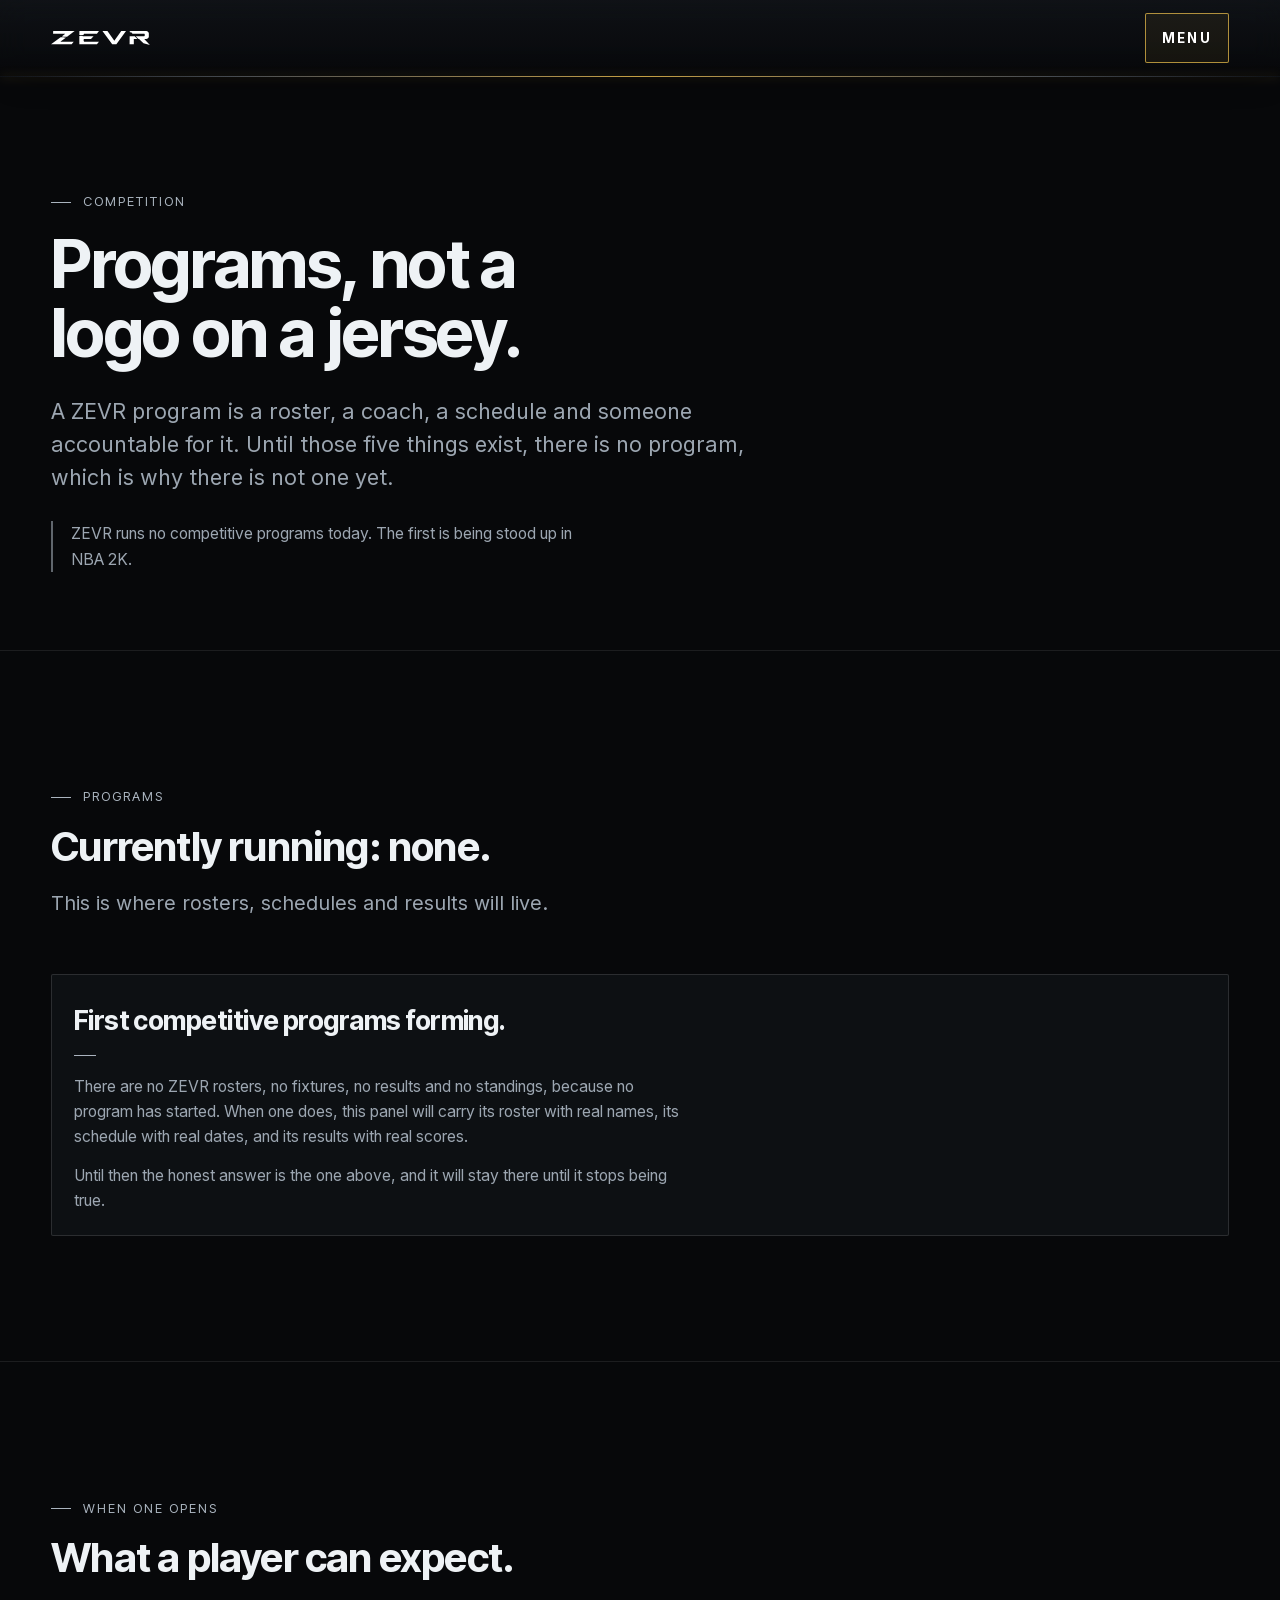
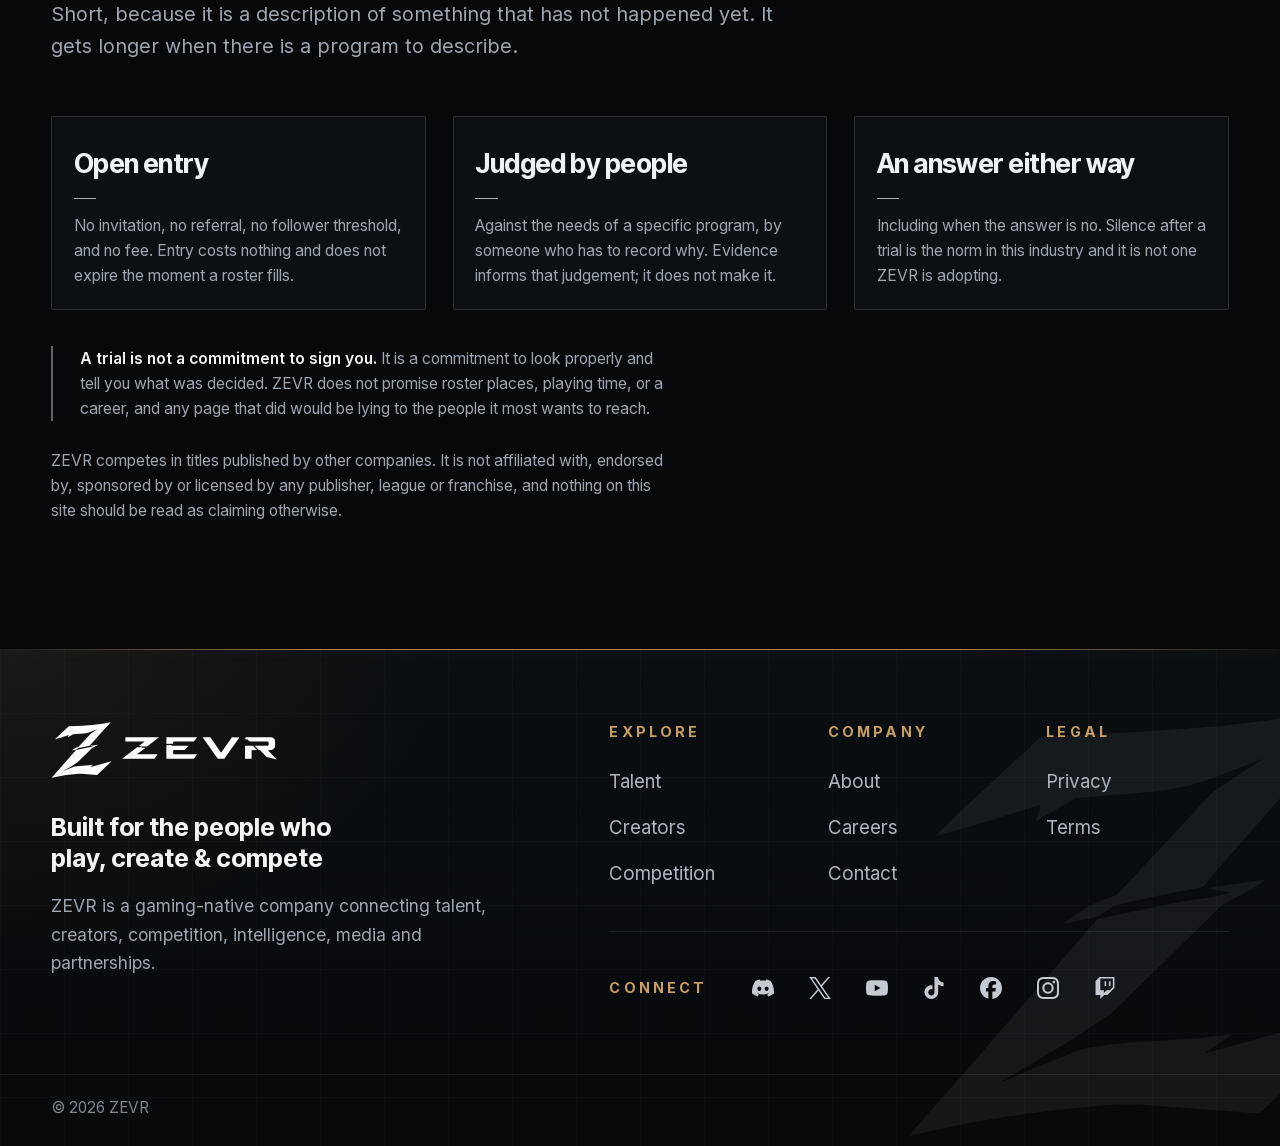
<file: compete/index.html>
<!DOCTYPE html><!--eba489aa4dbf--><html lang="en" class="__variable_f367f3 __variable_a3c0d3 __variable_0d24fa __variable_cec71e"><head><meta charSet="utf-8"/><meta http-equiv="Content-Security-Policy" content="default-src &#x27;self&#x27;; base-uri &#x27;self&#x27;; object-src &#x27;none&#x27;; form-action &#x27;none&#x27;; img-src &#x27;self&#x27; data:; font-src &#x27;self&#x27;; style-src &#x27;self&#x27; &#x27;unsafe-inline&#x27;; script-src &#x27;self&#x27; &#x27;unsafe-inline&#x27;; connect-src &#x27;self&#x27;; frame-src &#x27;none&#x27;; worker-src &#x27;self&#x27;; manifest-src &#x27;self&#x27;; upgrade-insecure-requests"/><meta name="viewport" content="width=device-width, initial-scale=1"/><link rel="preload" as="image" href="/brand/ZEVR-WORDMARK-MASTER-REVERSE.svg"/><link rel="stylesheet" href="/_next/static/css/01b8594a74a07376.css" data-precedence="next"/><link rel="stylesheet" href="/_next/static/css/467e441ec2abd9d5.css" data-precedence="next"/><link rel="stylesheet" href="/_next/static/css/f3df66085141ae6e.css" data-precedence="next"/><link rel="stylesheet" href="/_next/static/css/9b7cc2643c0af046.css" data-precedence="next"/><link rel="preload" as="script" fetchPriority="low" href="/_next/static/chunks/webpack-6882ec653489bbad.js"/><script src="/_next/static/chunks/4bd1b696-c023c6e3521b1417.js" async=""></script><script src="/_next/static/chunks/255-a85cef9cc3a04b12.js" async=""></script><script src="/_next/static/chunks/main-app-f8df598347a85e9b.js" async=""></script><script src="/_next/static/chunks/app/layout-259dae2417cb798e.js" async=""></script><script src="/_next/static/chunks/app/not-found-e5f9a73895d730ea.js" async=""></script><meta name="theme-color" content="#07080A"/><title>Competition · ZEVR</title><meta name="description" content="ZEVR runs no competitive programs today. What a program is, and what a player can expect when one opens."/><meta name="application-name" content="ZEVR"/><meta name="referrer" content="strict-origin-when-cross-origin"/><meta name="robots" content="index, follow"/><link rel="canonical" href="https://zevr.gg/compete/"/><meta property="og:title" content="Competition"/><meta property="og:description" content="ZEVR runs no competitive programs today. What a program is, and what a player can expect when one opens."/><meta property="og:url" content="https://zevr.gg/compete/"/><meta property="og:site_name" content="ZEVR"/><meta property="og:image" content="https://zevr.gg/og-1200x630.png"/><meta property="og:image:width" content="1200"/><meta property="og:image:height" content="630"/><meta property="og:image:alt" content="The ZEVR Forged Z on a dark field."/><meta property="og:type" content="website"/><meta name="twitter:card" content="summary_large_image"/><meta name="twitter:title" content="Competition"/><meta name="twitter:description" content="ZEVR runs no competitive programs today. What a program is, and what a player can expect when one opens."/><meta name="twitter:image" content="https://zevr.gg/og-1200x630.png"/><link rel="icon" href="/icon.png?ed616ae502bbf61e" type="image/png" sizes="256x256"/><script src="/_next/static/chunks/polyfills-42372ed130431b0a.js" noModule=""></script></head><body><div hidden=""><!--$--><!--/$--></div><script>(function(){var d=document.documentElement;try{d.setAttribute('data-js','');if(!('IntersectionObserver' in window))return;if(window.matchMedia&&window.matchMedia('(prefers-reduced-motion: reduce)').matches)return;d.setAttribute('data-reveal','armed');setTimeout(function(){if(d.getAttribute('data-reveal')==='armed')d.removeAttribute('data-reveal')},2500)}catch(e){d.removeAttribute('data-reveal')}})();</script><div class="public_shell__0fFbZ"><a class="public_skip__I34RB" href="#main">Skip to content</a><header class="SiteHeader_header__o00N_ SiteHeader_solid__GdlHb"><div class="SiteHeader_inner__I2_ct"><a class="SiteHeader_home___Udff" href="/" aria-label="ZEVR home"><img class="ZevrMark_mark__MMJmv SiteHeader_mark__0tIcP" src="/brand/ZEVR-WORDMARK-MASTER-REVERSE.svg" width="1496" height="217" loading="eager" decoding="async" alt="" aria-hidden="true"/></a><nav class="SiteHeader_desktopNav__EOqAl" aria-label="Primary"><ul class="SiteHeader_list__rX5Ze"><li><a class="SiteHeader_link__a7Cse" href="/about/">About</a></li><li><a class="SiteHeader_link__a7Cse" href="/talent/">Talent</a></li><li><a class="SiteHeader_link__a7Cse" href="/creators/">Creators</a></li><li><a class="SiteHeader_link__a7Cse SiteHeader_active__I0QFj" href="/compete/" aria-current="page">Competition</a></li><li><a class="SiteHeader_link__a7Cse" href="/#partners">Partnerships</a></li><li><a class="SiteHeader_link__a7Cse" href="/contact/">Contact</a></li></ul></nav><div class="SiteHeader_actions__Va_lB"><a class="SiteHeader_work__jPMdn" href="/contact/#work"><span class="SiteHeader_workLabel__k4QgU">Work With ZEVR</span><span class="SiteHeader_workArrow__YPyM0" aria-hidden="true"></span></a><button type="button" class="SiteHeader_menuBtn__I7ppF" aria-expanded="false" aria-controls="_R_4lb_" aria-haspopup="dialog">Menu</button></div></div></header><main id="main" class="public_main__UgfPB"><header class="PageHeader_header__5k15o"><div class="PageHeader_inner__fohR_"><p class="PageHeader_eyebrow__ReYNS">Competition</p><h1 class="PageHeader_title__F_i_J">Programs, not a logo on a jersey.</h1><p class="PageHeader_lede__FyB8Q">A ZEVR program is a roster, a coach, a schedule and someone accountable for it. Until those five things exist, there is no program, which is why there is not one yet.</p><p class="PageHeader_status__hLZYa">ZEVR runs no competitive programs today. The first is being stood up in NBA 2K.</p></div></header><section class="Section_section__HA3Gm" id="programs" aria-labelledby="programs-title"><div class="Section_inner__oBGCP"><header class="Section_head__vGqqr"><p class="Section_marker__iQSb2"><span class="Section_eyebrow__QQS7b">Programs</span></p><h2 id="programs-title" class="Section_title__POkTm">Currently running: none.</h2><p class="Section_intro__dyc9s">This is where rosters, schedules and results will live.</p></header><div class="Blocks_empty__MRG3f"><p class="Blocks_emptyLead__MDHiH">First competitive programs forming.</p><div class="Blocks_emptyBody__kVXmv"><p>There are no ZEVR rosters, no fixtures, no results and no standings, because no program has started. When one does, this panel will carry its roster with real names, its schedule with real dates, and its results with real scores.</p><p>Until then the honest answer is the one above, and it will stay there until it stops being true.</p></div></div></div></section><section class="Section_section__HA3Gm" id="trial" aria-labelledby="trial-title"><div class="Section_inner__oBGCP"><header class="Section_head__vGqqr"><p class="Section_marker__iQSb2"><span class="Section_eyebrow__QQS7b">When one opens</span></p><h2 id="trial-title" class="Section_title__POkTm">What a player can expect.</h2><p class="Section_intro__dyc9s">Short, because it is a description of something that has not happened yet. It gets longer when there is a program to describe.</p></header><div class="Blocks_grid__HR_Mt"><article class="Blocks_panel__WXXdf"><h3 class="Blocks_panelTitle__1UwKv">Open entry</h3><div class="Blocks_panelBody__bsU4u"><p>No invitation, no referral, no follower threshold, and no fee. Entry costs nothing and does not expire the moment a roster fills.</p></div></article><article class="Blocks_panel__WXXdf"><h3 class="Blocks_panelTitle__1UwKv">Judged by people</h3><div class="Blocks_panelBody__bsU4u"><p>Against the needs of a specific program, by someone who has to record why. Evidence informs that judgement; it does not make it.</p></div></article><article class="Blocks_panel__WXXdf"><h3 class="Blocks_panelTitle__1UwKv">An answer either way</h3><div class="Blocks_panelBody__bsU4u"><p>Including when the answer is no. Silence after a trial is the norm in this industry and it is not one ZEVR is adopting.</p></div></article></div><p class="Blocks_commitment__9V3fC"><strong class="Blocks_strong__prpGM">A trial is not a commitment to sign you.</strong> <!-- -->It is a commitment to look properly and tell you what was decided. ZEVR does not promise roster places, playing time, or a career, and any page that did would be lying to the people it most wants to reach.</p><p class="Blocks_note__MhZE4">ZEVR competes in titles published by other companies. It is not affiliated with, endorsed by, sponsored by or licensed by any publisher, league or franchise, and nothing on this site should be read as claiming otherwise.</p></div></section><!--$--><!--/$--></main><footer class="SiteFooter_footer__ebaNZ"><span class="SiteFooter_watermark__mRJ4H" aria-hidden="true"><img class="ZevrMark_mark__MMJmv SiteFooter_watermarkMark__anOeM" src="/brand/ZEVR-SYMBOL-MASTER-REVERSE.svg" width="999" height="934" loading="lazy" decoding="async" alt="" aria-hidden="true"/></span><div class="SiteFooter_inner__hlMTD"><div class="SiteFooter_brand__5cPka"><img class="ZevrMark_mark__MMJmv SiteFooter_lockup___NqQQ" src="/brand/ZEVR-LOCKUP-SECONDARY-HORIZONTAL-REVERSE.svg" width="1983" height="793" loading="lazy" decoding="async" alt="ZEVR"/><p class="SiteFooter_tagline__mVRro">Built for the people who play, create &amp; compete</p><p class="SiteFooter_line__USnEV">ZEVR is a gaming-native company connecting talent, creators, competition, intelligence, media and partnerships.</p></div><div class="SiteFooter_way__mSvs3"><nav class="SiteFooter_groups__Frw7d" aria-label="Secondary"><div class="SiteFooter_group__Sb8sN"><h2 class="SiteFooter_groupTitle__SOLxR">Explore</h2><ul class="SiteFooter_links__0l8lA"><li><a href="/talent/">Talent</a></li><li><a href="/creators/">Creators</a></li><li><a href="/compete/">Competition</a></li></ul></div><div class="SiteFooter_group__Sb8sN"><h2 class="SiteFooter_groupTitle__SOLxR">Company</h2><ul class="SiteFooter_links__0l8lA"><li><a href="/about/">About</a></li><li><a href="/careers/">Careers</a></li><li><a href="/contact/">Contact</a></li></ul></div><div class="SiteFooter_group__Sb8sN"><h2 class="SiteFooter_groupTitle__SOLxR">Legal</h2><ul class="SiteFooter_links__0l8lA"><li><a href="/privacy/">Privacy</a></li><li><a href="/terms/">Terms</a></li></ul></div></nav><div class="SiteFooter_connect__5VkLV"><h2 class="SiteFooter_groupTitle__SOLxR">Connect</h2><ul class="SiteFooter_socials__OiUTb"><li><a href="https://discord.gg/zevr" rel="noopener noreferrer" target="_blank" aria-label="Discord"><svg viewBox="0 0 24 24" aria-hidden="true" focusable="false"><path d="M20.317 4.3698a19.7913 19.7913 0 00-4.8851-1.5152.0741.0741 0 00-.0785.0371c-.211.3753-.4447.8648-.6083 1.2495-1.8447-.2762-3.68-.2762-5.4868 0-.1636-.3933-.4058-.8742-.6177-1.2495a.077.077 0 00-.0785-.037 19.7363 19.7363 0 00-4.8852 1.515.0699.0699 0 00-.0321.0277C.5334 9.0458-.319 13.5799.0992 18.0578a.0824.0824 0 00.0312.0561c2.0528 1.5076 4.0413 2.4228 5.9929 3.0294a.0777.0777 0 00.0842-.0276c.4616-.6304.8731-1.2952 1.226-1.9942a.076.076 0 00-.0416-.1057c-.6528-.2476-1.2743-.5495-1.8722-.8923a.077.077 0 01-.0076-.1277c.1258-.0943.2517-.1923.3718-.2914a.0743.0743 0 01.0776-.0105c3.9278 1.7933 8.18 1.7933 12.0614 0a.0739.0739 0 01.0785.0095c.1202.099.246.1981.3728.2924a.077.077 0 01-.0066.1276 12.2986 12.2986 0 01-1.873.8914.0766.0766 0 00-.0407.1067c.3604.698.7719 1.3628 1.225 1.9932a.076.076 0 00.0842.0286c1.961-.6067 3.9495-1.5219 6.0023-3.0294a.077.077 0 00.0313-.0552c.5004-5.177-.8382-9.6739-3.5485-13.6604a.061.061 0 00-.0312-.0286zM8.02 15.3312c-1.1825 0-2.1569-1.0857-2.1569-2.419 0-1.3332.9555-2.4189 2.157-2.4189 1.2108 0 2.1757 1.0952 2.1568 2.419 0 1.3332-.9555 2.4189-2.1569 2.4189zm7.9748 0c-1.1825 0-2.1569-1.0857-2.1569-2.419 0-1.3332.9554-2.4189 2.1569-2.4189 1.2108 0 2.1757 1.0952 2.1568 2.419 0 1.3332-.946 2.4189-2.1568 2.4189Z"></path></svg><span class="SiteFooter_socialName__akoFr" aria-hidden="true">Discord</span></a></li><li><a href="https://x.com/TeamZevr" rel="noopener noreferrer" target="_blank" aria-label="X"><svg viewBox="0 0 24 24" aria-hidden="true" focusable="false"><path d="M14.234 10.162 22.977 0h-2.072l-7.591 8.824L7.251 0H.258l9.168 13.343L.258 24H2.33l8.016-9.318L16.749 24h6.993zm-2.837 3.299-.929-1.329L3.076 1.56h3.182l5.965 8.532.929 1.329 7.754 11.09h-3.182z"></path></svg><span class="SiteFooter_socialName__akoFr" aria-hidden="true">X</span></a></li><li><a href="https://www.youtube.com/@zevrgg" rel="noopener noreferrer" target="_blank" aria-label="YouTube"><svg viewBox="0 0 24 24" aria-hidden="true" focusable="false"><path d="M23.498 6.186a3.016 3.016 0 0 0-2.122-2.136C19.505 3.545 12 3.545 12 3.545s-7.505 0-9.377.505A3.017 3.017 0 0 0 .502 6.186C0 8.07 0 12 0 12s0 3.93.502 5.814a3.016 3.016 0 0 0 2.122 2.136c1.871.505 9.376.505 9.376.505s7.505 0 9.377-.505a3.015 3.015 0 0 0 2.122-2.136C24 15.93 24 12 24 12s0-3.93-.502-5.814zM9.545 15.568V8.432L15.818 12l-6.273 3.568z"></path></svg><span class="SiteFooter_socialName__akoFr" aria-hidden="true">YouTube</span></a></li><li><a href="https://www.tiktok.com/@zevr.gg" rel="noopener noreferrer" target="_blank" aria-label="TikTok"><svg viewBox="0 0 24 24" aria-hidden="true" focusable="false"><path d="M12.525.02c1.31-.02 2.61-.01 3.91-.02.08 1.53.63 3.09 1.75 4.17 1.12 1.11 2.7 1.62 4.24 1.79v4.03c-1.44-.05-2.89-.35-4.2-.97-.57-.26-1.1-.59-1.62-.93-.01 2.92.01 5.84-.02 8.75-.08 1.4-.54 2.79-1.35 3.94-1.31 1.92-3.58 3.17-5.91 3.21-1.43.08-2.86-.31-4.08-1.03-2.02-1.19-3.44-3.37-3.65-5.71-.02-.5-.03-1-.01-1.49.18-1.9 1.12-3.72 2.58-4.96 1.66-1.44 3.98-2.13 6.15-1.72.02 1.48-.04 2.96-.04 4.44-.99-.32-2.15-.23-3.02.37-.63.41-1.11 1.04-1.36 1.75-.21.51-.15 1.07-.14 1.61.24 1.64 1.82 3.02 3.5 2.87 1.12-.01 2.19-.66 2.77-1.61.19-.33.4-.67.41-1.06.1-1.79.06-3.57.07-5.36.01-4.03-.01-8.05.02-12.07z"></path></svg><span class="SiteFooter_socialName__akoFr" aria-hidden="true">TikTok</span></a></li><li><a href="https://www.facebook.com/profile.php?id=61594079623293" rel="noopener noreferrer" target="_blank" aria-label="Facebook"><svg viewBox="0 0 24 24" aria-hidden="true" focusable="false"><path d="M9.101 23.691v-7.98H6.627v-3.667h2.474v-1.58c0-4.085 1.848-5.978 5.858-5.978.401 0 .955.042 1.468.103a8.68 8.68 0 0 1 1.141.195v3.325a8.623 8.623 0 0 0-.653-.036 26.805 26.805 0 0 0-.733-.009c-.707 0-1.259.096-1.675.309a1.686 1.686 0 0 0-.679.622c-.258.42-.374.995-.374 1.752v1.297h3.919l-.386 2.103-.287 1.564h-3.246v8.245C19.396 23.238 24 18.179 24 12.044c0-6.627-5.373-12-12-12s-12 5.373-12 12c0 5.628 3.874 10.35 9.101 11.647Z"></path></svg><span class="SiteFooter_socialName__akoFr" aria-hidden="true">Facebook</span></a></li><li><a href="https://www.instagram.com/zevrgg" rel="noopener noreferrer" target="_blank" aria-label="Instagram"><svg viewBox="0 0 24 24" aria-hidden="true" focusable="false"><path d="M7.0301.084c-1.2768.0602-2.1487.264-2.911.5634-.7888.3075-1.4575.72-2.1228 1.3877-.6652.6677-1.075 1.3368-1.3802 2.127-.2954.7638-.4956 1.6365-.552 2.914-.0564 1.2775-.0689 1.6882-.0626 4.947.0062 3.2586.0206 3.6671.0825 4.9473.061 1.2765.264 2.1482.5635 2.9107.308.7889.72 1.4573 1.388 2.1228.6679.6655 1.3365 1.0743 2.1285 1.38.7632.295 1.6361.4961 2.9134.552 1.2773.056 1.6884.069 4.9462.0627 3.2578-.0062 3.668-.0207 4.9478-.0814 1.28-.0607 2.147-.2652 2.9098-.5633.7889-.3086 1.4578-.72 2.1228-1.3881.665-.6682 1.0745-1.3378 1.3795-2.1284.2957-.7632.4966-1.636.552-2.9124.056-1.2809.0692-1.6898.063-4.948-.0063-3.2583-.021-3.6668-.0817-4.9465-.0607-1.2797-.264-2.1487-.5633-2.9117-.3084-.7889-.72-1.4568-1.3876-2.1228C21.2982 1.33 20.628.9208 19.8378.6165 19.074.321 18.2017.1197 16.9244.0645 15.6471.0093 15.236-.005 11.977.0014 8.718.0076 8.31.0215 7.0301.0839m.1402 21.6932c-1.17-.0509-1.8053-.2453-2.2287-.408-.5606-.216-.96-.4771-1.3819-.895-.422-.4178-.6811-.8186-.9-1.378-.1644-.4234-.3624-1.058-.4171-2.228-.0595-1.2645-.072-1.6442-.079-4.848-.007-3.2037.0053-3.583.0607-4.848.05-1.169.2456-1.805.408-2.2282.216-.5613.4762-.96.895-1.3816.4188-.4217.8184-.6814 1.3783-.9003.423-.1651 1.0575-.3614 2.227-.4171 1.2655-.06 1.6447-.072 4.848-.079 3.2033-.007 3.5835.005 4.8495.0608 1.169.0508 1.8053.2445 2.228.408.5608.216.96.4754 1.3816.895.4217.4194.6816.8176.9005 1.3787.1653.4217.3617 1.056.4169 2.2263.0602 1.2655.0739 1.645.0796 4.848.0058 3.203-.0055 3.5834-.061 4.848-.051 1.17-.245 1.8055-.408 2.2294-.216.5604-.4763.96-.8954 1.3814-.419.4215-.8181.6811-1.3783.9-.4224.1649-1.0577.3617-2.2262.4174-1.2656.0595-1.6448.072-4.8493.079-3.2045.007-3.5825-.006-4.848-.0608M16.953 5.5864A1.44 1.44 0 1 0 18.39 4.144a1.44 1.44 0 0 0-1.437 1.4424M5.8385 12.012c.0067 3.4032 2.7706 6.1557 6.173 6.1493 3.4026-.0065 6.157-2.7701 6.1506-6.1733-.0065-3.4032-2.771-6.1565-6.174-6.1498-3.403.0067-6.156 2.771-6.1496 6.1738M8 12.0077a4 4 0 1 1 4.008 3.9921A3.9996 3.9996 0 0 1 8 12.0077"></path></svg><span class="SiteFooter_socialName__akoFr" aria-hidden="true">Instagram</span></a></li><li><a href="https://www.twitch.tv/zevrgg" rel="noopener noreferrer" target="_blank" aria-label="Twitch"><svg viewBox="0 0 24 24" aria-hidden="true" focusable="false"><path d="M11.571 4.714h1.715v5.143H11.57zm4.715 0H18v5.143h-1.714zM6 0L1.714 4.286v15.428h5.143V24l4.286-4.286h3.428L22.286 12V0zm14.571 11.143l-3.428 3.428h-3.429l-3 3v-3H6.857V1.714h13.714Z"></path></svg><span class="SiteFooter_socialName__akoFr" aria-hidden="true">Twitch</span></a></li></ul></div></div></div><div class="SiteFooter_meta__mVLPC"><p>© <!-- -->2026<!-- --> ZEVR</p></div></footer></div><script type="application/ld+json">{"@context":"https://schema.org","@type":"Organization","name":"ZEVR","url":"https://zevr.gg","logo":"https://zevr.gg/brand/ZEVR-LOCKUP-PRIMARY-STACKED-REVERSE.svg","description":"ZEVR is a gaming-native company connecting talent, creators, competition, intelligence, media and partnerships.","sameAs":["https://discord.gg/zevr","https://x.com/TeamZevr","https://www.youtube.com/@zevrgg","https://www.tiktok.com/@zevr.gg","https://www.facebook.com/profile.php?id=61594079623293","https://www.instagram.com/zevrgg","https://www.twitch.tv/zevrgg"]}</script><script type="application/ld+json">{"@context":"https://schema.org","@type":"WebSite","name":"ZEVR","url":"https://zevr.gg","description":"ZEVR is a gaming-native company connecting talent, creators, competition, intelligence, media and partnerships.","publisher":{"@type":"Organization","name":"ZEVR","url":"https://zevr.gg"}}</script><script src="/_next/static/chunks/webpack-6882ec653489bbad.js" id="_R_" async=""></script><script>(self.__next_f=self.__next_f||[]).push([0])</script><script>self.__next_f.push([1,"1:\"$Sreact.fragment\"\n2:I[1800,[\"177\",\"static/chunks/app/layout-259dae2417cb798e.js\"],\"SiteChrome\"]\n3:I[9766,[],\"\"]\n4:I[8924,[],\"\"]\n5:I[2619,[\"345\",\"static/chunks/app/not-found-e5f9a73895d730ea.js\"],\"\"]\ne:I[7150,[],\"\"]\n:HL[\"/_next/static/css/01b8594a74a07376.css\",\"style\"]\n:HL[\"/_next/static/css/467e441ec2abd9d5.css\",\"style\"]\n:HL[\"/_next/static/css/f3df66085141ae6e.css\",\"style\"]\n:HL[\"/_next/static/css/9b7cc2643c0af046.css\",\"style\"]\n"])</script><script>self.__next_f.push([1,"0:{\"P\":null,\"b\":\"eba489aa4dbf\",\"p\":\"\",\"c\":[\"\",\"compete\",\"\"],\"i\":false,\"f\":[[[\"\",{\"children\":[\"compete\",{\"children\":[\"__PAGE__\",{}]}]},\"$undefined\",\"$undefined\",true],[\"\",[\"$\",\"$1\",\"c\",{\"children\":[[[\"$\",\"link\",\"0\",{\"rel\":\"stylesheet\",\"href\":\"/_next/static/css/01b8594a74a07376.css\",\"precedence\":\"next\",\"crossOrigin\":\"$undefined\",\"nonce\":\"$undefined\"}],[\"$\",\"link\",\"1\",{\"rel\":\"stylesheet\",\"href\":\"/_next/static/css/467e441ec2abd9d5.css\",\"precedence\":\"next\",\"crossOrigin\":\"$undefined\",\"nonce\":\"$undefined\"}],[\"$\",\"link\",\"2\",{\"rel\":\"stylesheet\",\"href\":\"/_next/static/css/f3df66085141ae6e.css\",\"precedence\":\"next\",\"crossOrigin\":\"$undefined\",\"nonce\":\"$undefined\"}]],[\"$\",\"html\",null,{\"lang\":\"en\",\"className\":\"__variable_f367f3 __variable_a3c0d3 __variable_0d24fa __variable_cec71e\",\"children\":[[\"$\",\"head\",null,{\"children\":[\"$\",\"meta\",null,{\"httpEquiv\":\"Content-Security-Policy\",\"content\":\"default-src 'self'; base-uri 'self'; object-src 'none'; form-action 'none'; img-src 'self' data:; font-src 'self'; style-src 'self' 'unsafe-inline'; script-src 'self' 'unsafe-inline'; connect-src 'self'; frame-src 'none'; worker-src 'self'; manifest-src 'self'; upgrade-insecure-requests\"}]}],[\"$\",\"body\",null,{\"children\":[[\"$\",\"script\",null,{\"dangerouslySetInnerHTML\":{\"__html\":\"(function(){var d=document.documentElement;try{d.setAttribute('data-js','');if(!('IntersectionObserver' in window))return;if(window.matchMedia\u0026\u0026window.matchMedia('(prefers-reduced-motion: reduce)').matches)return;d.setAttribute('data-reveal','armed');setTimeout(function(){if(d.getAttribute('data-reveal')==='armed')d.removeAttribute('data-reveal')},2500)}catch(e){d.removeAttribute('data-reveal')}})();\"}}],[\"$\",\"$L2\",null,{\"children\":[\"$\",\"$L3\",null,{\"parallelRouterKey\":\"children\",\"error\":\"$undefined\",\"errorStyles\":\"$undefined\",\"errorScripts\":\"$undefined\",\"template\":[\"$\",\"$L4\",null,{}],\"templateStyles\":\"$undefined\",\"templateScripts\":\"$undefined\",\"notFound\":[[\"$\",\"div\",null,{\"className\":\"page_shell__fAVH1\",\"children\":[[\"$\",\"img\",null,{\"className\":\"ZevrMark_mark__MMJmv page_mark__IpMAq\",\"src\":\"/brand/ZEVR-WORDMARK-MASTER-REVERSE.svg\",\"width\":1496,\"height\":217,\"loading\":\"eager\",\"decoding\":\"async\",\"alt\":\"ZEVR\"}],[\"$\",\"h1\",null,{\"className\":\"page_title__3jonF\",\"children\":\"Not found\"}],[\"$\",\"p\",null,{\"className\":\"page_lede__RDnn4\",\"children\":\"There is nothing at that address.\"}],[\"$\",\"p\",null,{\"className\":\"page_actions__e35f9\",\"children\":[\"$\",\"$L5\",null,{\"className\":\"page_button__vnlhW\",\"href\":\"/\",\"children\":\"Home\"}]}]]}],[[\"$\",\"link\",\"0\",{\"rel\":\"stylesheet\",\"href\":\"/_next/static/css/af9ff8ca0a9de9dd.css\",\"precedence\":\"next\",\"crossOrigin\":\"$undefined\",\"nonce\":\"$undefined\"}]]],\"forbidden\":\"$undefined\",\"unauthorized\":\"$undefined\"}]}],[\"$\",\"script\",null,{\"type\":\"application/ld+json\",\"dangerouslySetInnerHTML\":{\"__html\":\"{\\\"@context\\\":\\\"https://schema.org\\\",\\\"@type\\\":\\\"Organization\\\",\\\"name\\\":\\\"ZEVR\\\",\\\"url\\\":\\\"https://zevr.gg\\\",\\\"logo\\\":\\\"https://zevr.gg/brand/ZEVR-LOCKUP-PRIMARY-STACKED-REVERSE.svg\\\",\\\"description\\\":\\\"ZEVR is a gaming-native company connecting talent, creators, competition, intelligence, media and partnerships.\\\",\\\"sameAs\\\":[\\\"https://discord.gg/zevr\\\",\\\"https://x.com/TeamZevr\\\",\\\"https://www.youtube.com/@zevrgg\\\",\\\"https://www.tiktok.com/@zevr.gg\\\",\\\"https://www.facebook.com/profile.php?id=61594079623293\\\",\\\"https://www.instagram.com/zevrgg\\\",\\\"https://www.twitch.tv/zevrgg\\\"]}\"}}],[\"$\",\"script\",null,{\"type\":\"application/ld+json\",\"dangerouslySetInnerHTML\":{\"__html\":\"{\\\"@context\\\":\\\"https://schema.org\\\",\\\"@type\\\":\\\"WebSite\\\",\\\"name\\\":\\\"ZEVR\\\",\\\"url\\\":\\\"https://zevr.gg\\\",\\\"description\\\":\\\"ZEVR is a gaming-native company connecting talent, creators, competition, intelligence, media and partnerships.\\\",\\\"publisher\\\":{\\\"@type\\\":\\\"Organization\\\",\\\"name\\\":\\\"ZEVR\\\",\\\"url\\\":\\\"https://zevr.gg\\\"}}\"}}]]}]]}]]}],{\"children\":[\"compete\",[\"$\",\"$1\",\"c\",{\"children\":[null,[\"$\",\"$L3\",null,{\"parallelRouterKey\":\"children\",\"error\":\"$undefined\",\"errorStyles\":\"$undefined\",\"errorScripts\":\"$undefined\",\"template\":[\"$\",\"$L4\",null,{}],\"templateStyles\":\"$undefined\",\"templateScripts\":\"$undefined\",\"notFound\":\"$undefined\",\"forbidden\":\"$undefined\",\"unauthorized\":\"$undefined\"}]]}],{\"children\":[\"__PAGE__\",[\"$\",\"$1\",\"c\",{\"children\":[[[\"$\",\"header\",null,{\"className\":\"PageHeader_header__5k15o\",\"children\":[null,[\"$\",\"div\",null,{\"className\":\"PageHeader_inner__fohR_\",\"children\":[[\"$\",\"p\",null,{\"className\":\"PageHeader_eyebrow__ReYNS\",\"children\":\"Competition\"}],\"$L6\",\"$L7\",\"$L8\"]}]]}],\"$L9\",\"$La\"],[\"$Lb\"],\"$Lc\"]}],{},null,false]},null,false]},null,false],\"$Ld\",false]],\"m\":\"$undefined\",\"G\":[\"$e\",[]],\"s\":false,\"S\":true}\n"])</script><script>self.__next_f.push([1,"f:I[4431,[],\"OutletBoundary\"]\n11:I[5278,[],\"AsyncMetadataOutlet\"]\n13:I[4431,[],\"ViewportBoundary\"]\n15:I[4431,[],\"MetadataBoundary\"]\n16:\"$Sreact.suspense\"\n6:[\"$\",\"h1\",null,{\"className\":\"PageHeader_title__F_i_J\",\"children\":\"Programs, not a logo on a jersey.\"}]\n7:[\"$\",\"p\",null,{\"className\":\"PageHeader_lede__FyB8Q\",\"children\":\"A ZEVR program is a roster, a coach, a schedule and someone accountable for it. Until those five things exist, there is no program, which is why there is not one yet.\"}]\n8:[\"$\",\"p\",null,{\"className\":\"PageHeader_status__hLZYa\",\"children\":\"ZEVR runs no competitive programs today. The first is being stood up in NBA 2K.\"}]\n"])</script><script>self.__next_f.push([1,"9:[\"$\",\"section\",null,{\"className\":\"Section_section__HA3Gm\",\"id\":\"programs\",\"aria-labelledby\":\"programs-title\",\"children\":[\"$\",\"div\",null,{\"className\":\"Section_inner__oBGCP\",\"children\":[[\"$\",\"header\",null,{\"className\":\"Section_head__vGqqr\",\"children\":[[\"$\",\"p\",null,{\"className\":\"Section_marker__iQSb2\",\"children\":[null,[\"$\",\"span\",null,{\"className\":\"Section_eyebrow__QQS7b\",\"children\":\"Programs\"}]]}],[\"$\",\"h2\",null,{\"id\":\"programs-title\",\"className\":\"Section_title__POkTm\",\"children\":\"Currently running: none.\"}],[\"$\",\"p\",null,{\"className\":\"Section_intro__dyc9s\",\"children\":\"This is where rosters, schedules and results will live.\"}]]}],[\"$\",\"div\",null,{\"className\":\"Blocks_empty__MRG3f\",\"children\":[[\"$\",\"p\",null,{\"className\":\"Blocks_emptyLead__MDHiH\",\"children\":\"First competitive programs forming.\"}],[\"$\",\"div\",null,{\"className\":\"Blocks_emptyBody__kVXmv\",\"children\":[[\"$\",\"p\",null,{\"children\":\"There are no ZEVR rosters, no fixtures, no results and no standings, because no program has started. When one does, this panel will carry its roster with real names, its schedule with real dates, and its results with real scores.\"}],[\"$\",\"p\",null,{\"children\":\"Until then the honest answer is the one above, and it will stay there until it stops being true.\"}]]}]]}]]}]}]\n"])</script><script>self.__next_f.push([1,"a:[\"$\",\"section\",null,{\"className\":\"Section_section__HA3Gm\",\"id\":\"trial\",\"aria-labelledby\":\"trial-title\",\"children\":[\"$\",\"div\",null,{\"className\":\"Section_inner__oBGCP\",\"children\":[[\"$\",\"header\",null,{\"className\":\"Section_head__vGqqr\",\"children\":[[\"$\",\"p\",null,{\"className\":\"Section_marker__iQSb2\",\"children\":[null,[\"$\",\"span\",null,{\"className\":\"Section_eyebrow__QQS7b\",\"children\":\"When one opens\"}]]}],[\"$\",\"h2\",null,{\"id\":\"trial-title\",\"className\":\"Section_title__POkTm\",\"children\":\"What a player can expect.\"}],[\"$\",\"p\",null,{\"className\":\"Section_intro__dyc9s\",\"children\":\"Short, because it is a description of something that has not happened yet. It gets longer when there is a program to describe.\"}]]}],[[\"$\",\"div\",null,{\"className\":\"Blocks_grid__HR_Mt\",\"children\":[[\"$\",\"article\",null,{\"className\":\"Blocks_panel__WXXdf\",\"children\":[[\"$\",\"h3\",null,{\"className\":\"Blocks_panelTitle__1UwKv\",\"children\":\"Open entry\"}],[\"$\",\"div\",null,{\"className\":\"Blocks_panelBody__bsU4u\",\"children\":[\"$\",\"p\",null,{\"children\":\"No invitation, no referral, no follower threshold, and no fee. Entry costs nothing and does not expire the moment a roster fills.\"}]}]]}],[\"$\",\"article\",null,{\"className\":\"Blocks_panel__WXXdf\",\"children\":[[\"$\",\"h3\",null,{\"className\":\"Blocks_panelTitle__1UwKv\",\"children\":\"Judged by people\"}],[\"$\",\"div\",null,{\"className\":\"Blocks_panelBody__bsU4u\",\"children\":[\"$\",\"p\",null,{\"children\":\"Against the needs of a specific program, by someone who has to record why. Evidence informs that judgement; it does not make it.\"}]}]]}],[\"$\",\"article\",null,{\"className\":\"Blocks_panel__WXXdf\",\"children\":[[\"$\",\"h3\",null,{\"className\":\"Blocks_panelTitle__1UwKv\",\"children\":\"An answer either way\"}],[\"$\",\"div\",null,{\"className\":\"Blocks_panelBody__bsU4u\",\"children\":[\"$\",\"p\",null,{\"children\":\"Including when the answer is no. Silence after a trial is the norm in this industry and it is not one ZEVR is adopting.\"}]}]]}]]}],[\"$\",\"p\",null,{\"className\":\"Blocks_commitment__9V3fC\",\"children\":[[\"$\",\"strong\",null,{\"className\":\"Blocks_strong__prpGM\",\"children\":\"A trial is not a commitment to sign you.\"}],\" \",\"It is a commitment to look properly and tell you what was decided. ZEVR does not promise roster places, playing time, or a career, and any page that did would be lying to the people it most wants to reach.\"]}],[\"$\",\"p\",null,{\"className\":\"Blocks_note__MhZE4\",\"children\":\"ZEVR competes in titles published by other companies. It is not affiliated with, endorsed by, sponsored by or licensed by any publisher, league or franchise, and nothing on this site should be read as claiming otherwise.\"}]]]}]}]\n"])</script><script>self.__next_f.push([1,"b:[\"$\",\"link\",\"0\",{\"rel\":\"stylesheet\",\"href\":\"/_next/static/css/9b7cc2643c0af046.css\",\"precedence\":\"next\",\"crossOrigin\":\"$undefined\",\"nonce\":\"$undefined\"}]\nc:[\"$\",\"$Lf\",null,{\"children\":[\"$L10\",[\"$\",\"$L11\",null,{\"promise\":\"$@12\"}]]}]\nd:[\"$\",\"$1\",\"h\",{\"children\":[null,[[\"$\",\"$L13\",null,{\"children\":\"$L14\"}],null],[\"$\",\"$L15\",null,{\"children\":[\"$\",\"div\",null,{\"hidden\":true,\"children\":[\"$\",\"$16\",null,{\"fallback\":null,\"children\":\"$L17\"}]}]}]]}]\n"])</script><script>self.__next_f.push([1,"14:[[\"$\",\"meta\",\"0\",{\"charSet\":\"utf-8\"}],[\"$\",\"meta\",\"1\",{\"name\":\"viewport\",\"content\":\"width=device-width, initial-scale=1\"}],[\"$\",\"meta\",\"2\",{\"name\":\"theme-color\",\"content\":\"#07080A\"}]]\n10:null\n"])</script><script>self.__next_f.push([1,"18:I[622,[],\"IconMark\"]\n"])</script><script>self.__next_f.push([1,"12:{\"metadata\":[[\"$\",\"title\",\"0\",{\"children\":\"Competition · ZEVR\"}],[\"$\",\"meta\",\"1\",{\"name\":\"description\",\"content\":\"ZEVR runs no competitive programs today. What a program is, and what a player can expect when one opens.\"}],[\"$\",\"meta\",\"2\",{\"name\":\"application-name\",\"content\":\"ZEVR\"}],[\"$\",\"meta\",\"3\",{\"name\":\"referrer\",\"content\":\"strict-origin-when-cross-origin\"}],[\"$\",\"meta\",\"4\",{\"name\":\"robots\",\"content\":\"index, follow\"}],[\"$\",\"link\",\"5\",{\"rel\":\"canonical\",\"href\":\"https://zevr.gg/compete/\"}],[\"$\",\"meta\",\"6\",{\"property\":\"og:title\",\"content\":\"Competition\"}],[\"$\",\"meta\",\"7\",{\"property\":\"og:description\",\"content\":\"ZEVR runs no competitive programs today. What a program is, and what a player can expect when one opens.\"}],[\"$\",\"meta\",\"8\",{\"property\":\"og:url\",\"content\":\"https://zevr.gg/compete/\"}],[\"$\",\"meta\",\"9\",{\"property\":\"og:site_name\",\"content\":\"ZEVR\"}],[\"$\",\"meta\",\"10\",{\"property\":\"og:image\",\"content\":\"https://zevr.gg/og-1200x630.png\"}],[\"$\",\"meta\",\"11\",{\"property\":\"og:image:width\",\"content\":\"1200\"}],[\"$\",\"meta\",\"12\",{\"property\":\"og:image:height\",\"content\":\"630\"}],[\"$\",\"meta\",\"13\",{\"property\":\"og:image:alt\",\"content\":\"The ZEVR Forged Z on a dark field.\"}],[\"$\",\"meta\",\"14\",{\"property\":\"og:type\",\"content\":\"website\"}],[\"$\",\"meta\",\"15\",{\"name\":\"twitter:card\",\"content\":\"summary_large_image\"}],[\"$\",\"meta\",\"16\",{\"name\":\"twitter:title\",\"content\":\"Competition\"}],[\"$\",\"meta\",\"17\",{\"name\":\"twitter:description\",\"content\":\"ZEVR runs no competitive programs today. What a program is, and what a player can expect when one opens.\"}],[\"$\",\"meta\",\"18\",{\"name\":\"twitter:image\",\"content\":\"https://zevr.gg/og-1200x630.png\"}],[\"$\",\"link\",\"19\",{\"rel\":\"icon\",\"href\":\"/icon.png?ed616ae502bbf61e\",\"type\":\"image/png\",\"sizes\":\"256x256\"}],[\"$\",\"$L18\",\"20\",{}]],\"error\":null,\"digest\":\"$undefined\"}\n"])</script><script>self.__next_f.push([1,"17:\"$12:metadata\"\n"])</script></body></html>
</file>
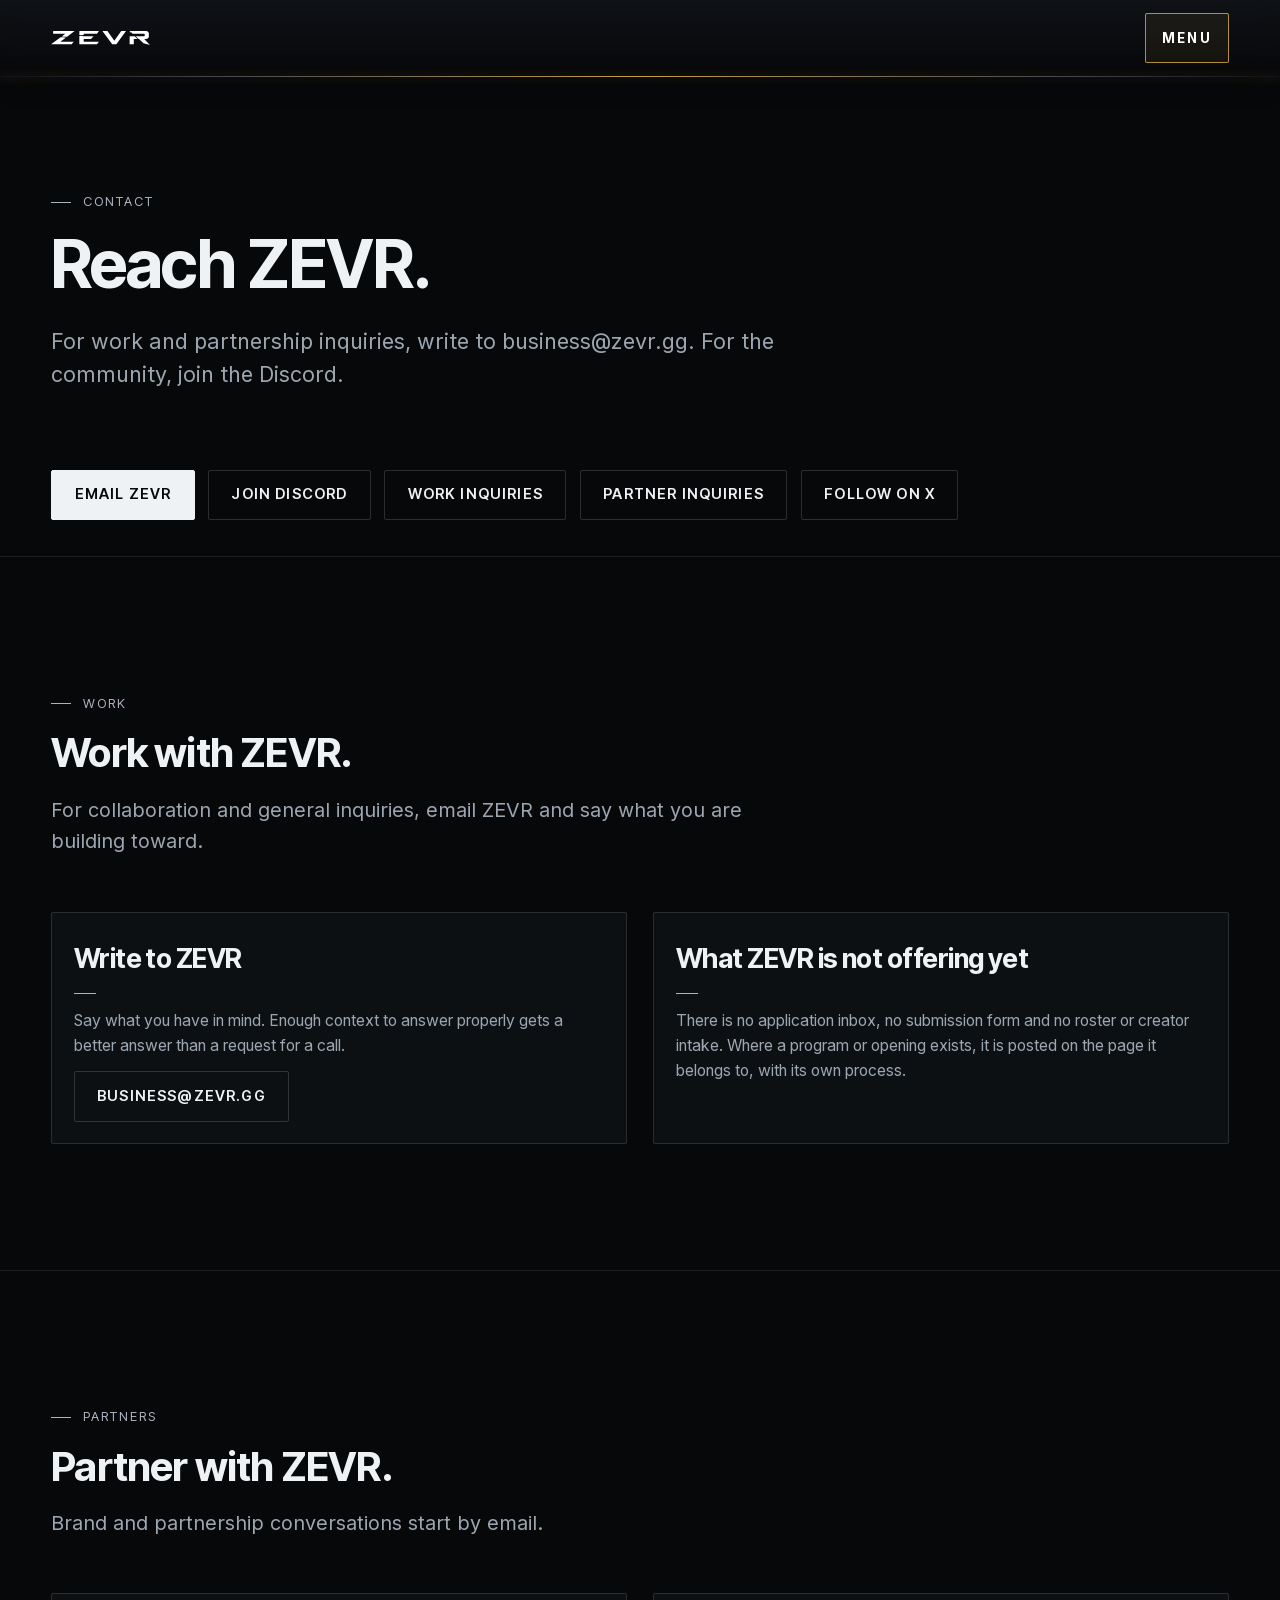
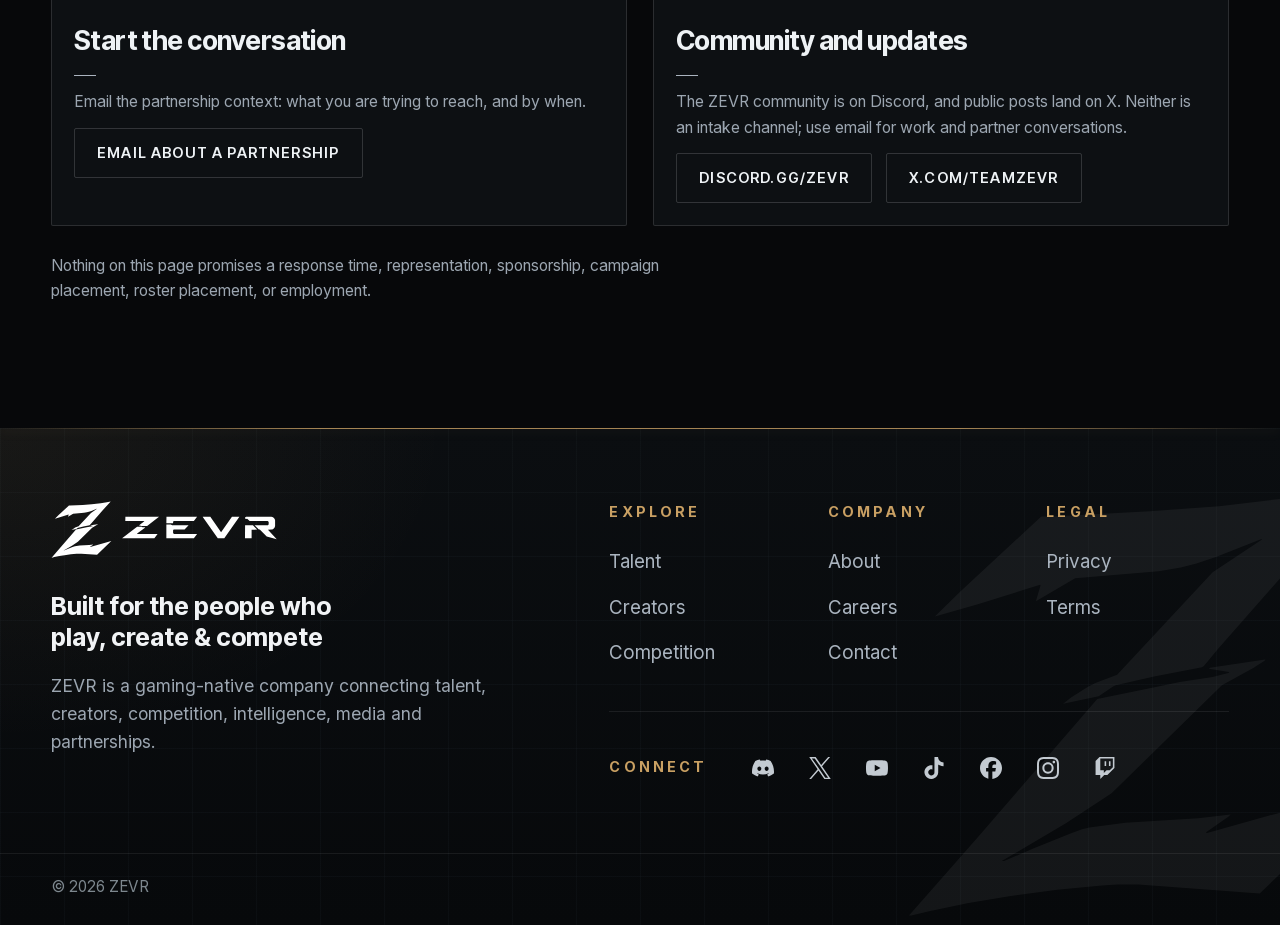
<file: contact/index.html>
<!DOCTYPE html><!--eba489aa4dbf--><html lang="en" class="__variable_f367f3 __variable_a3c0d3 __variable_0d24fa __variable_cec71e"><head><meta charSet="utf-8"/><meta http-equiv="Content-Security-Policy" content="default-src &#x27;self&#x27;; base-uri &#x27;self&#x27;; object-src &#x27;none&#x27;; form-action &#x27;none&#x27;; img-src &#x27;self&#x27; data:; font-src &#x27;self&#x27;; style-src &#x27;self&#x27; &#x27;unsafe-inline&#x27;; script-src &#x27;self&#x27; &#x27;unsafe-inline&#x27;; connect-src &#x27;self&#x27;; frame-src &#x27;none&#x27;; worker-src &#x27;self&#x27;; manifest-src &#x27;self&#x27;; upgrade-insecure-requests"/><meta name="viewport" content="width=device-width, initial-scale=1"/><link rel="preload" as="image" href="/brand/ZEVR-WORDMARK-MASTER-REVERSE.svg"/><link rel="stylesheet" href="/_next/static/css/01b8594a74a07376.css" data-precedence="next"/><link rel="stylesheet" href="/_next/static/css/467e441ec2abd9d5.css" data-precedence="next"/><link rel="stylesheet" href="/_next/static/css/f3df66085141ae6e.css" data-precedence="next"/><link rel="stylesheet" href="/_next/static/css/9b7cc2643c0af046.css" data-precedence="next"/><link rel="preload" as="script" fetchPriority="low" href="/_next/static/chunks/webpack-6882ec653489bbad.js"/><script src="/_next/static/chunks/4bd1b696-c023c6e3521b1417.js" async=""></script><script src="/_next/static/chunks/255-a85cef9cc3a04b12.js" async=""></script><script src="/_next/static/chunks/main-app-f8df598347a85e9b.js" async=""></script><script src="/_next/static/chunks/app/layout-259dae2417cb798e.js" async=""></script><script src="/_next/static/chunks/app/not-found-e5f9a73895d730ea.js" async=""></script><meta name="theme-color" content="#07080A"/><title>Contact · ZEVR</title><meta name="description" content="How to reach ZEVR for work and partnership conversations."/><meta name="application-name" content="ZEVR"/><meta name="referrer" content="strict-origin-when-cross-origin"/><meta name="robots" content="index, follow"/><link rel="canonical" href="https://zevr.gg/contact/"/><meta property="og:title" content="Contact"/><meta property="og:description" content="How to reach ZEVR for work and partnership conversations."/><meta property="og:url" content="https://zevr.gg/contact/"/><meta property="og:site_name" content="ZEVR"/><meta property="og:image" content="https://zevr.gg/og-1200x630.png"/><meta property="og:image:width" content="1200"/><meta property="og:image:height" content="630"/><meta property="og:image:alt" content="The ZEVR Forged Z on a dark field."/><meta property="og:type" content="website"/><meta name="twitter:card" content="summary_large_image"/><meta name="twitter:title" content="Contact"/><meta name="twitter:description" content="How to reach ZEVR for work and partnership conversations."/><meta name="twitter:image" content="https://zevr.gg/og-1200x630.png"/><link rel="icon" href="/icon.png?ed616ae502bbf61e" type="image/png" sizes="256x256"/><script src="/_next/static/chunks/polyfills-42372ed130431b0a.js" noModule=""></script></head><body><div hidden=""><!--$--><!--/$--></div><script>(function(){var d=document.documentElement;try{d.setAttribute('data-js','');if(!('IntersectionObserver' in window))return;if(window.matchMedia&&window.matchMedia('(prefers-reduced-motion: reduce)').matches)return;d.setAttribute('data-reveal','armed');setTimeout(function(){if(d.getAttribute('data-reveal')==='armed')d.removeAttribute('data-reveal')},2500)}catch(e){d.removeAttribute('data-reveal')}})();</script><div class="public_shell__0fFbZ"><a class="public_skip__I34RB" href="#main">Skip to content</a><header class="SiteHeader_header__o00N_ SiteHeader_solid__GdlHb"><div class="SiteHeader_inner__I2_ct"><a class="SiteHeader_home___Udff" href="/" aria-label="ZEVR home"><img class="ZevrMark_mark__MMJmv SiteHeader_mark__0tIcP" src="/brand/ZEVR-WORDMARK-MASTER-REVERSE.svg" width="1496" height="217" loading="eager" decoding="async" alt="" aria-hidden="true"/></a><nav class="SiteHeader_desktopNav__EOqAl" aria-label="Primary"><ul class="SiteHeader_list__rX5Ze"><li><a class="SiteHeader_link__a7Cse" href="/about/">About</a></li><li><a class="SiteHeader_link__a7Cse" href="/talent/">Talent</a></li><li><a class="SiteHeader_link__a7Cse" href="/creators/">Creators</a></li><li><a class="SiteHeader_link__a7Cse" href="/compete/">Competition</a></li><li><a class="SiteHeader_link__a7Cse" href="/#partners">Partnerships</a></li><li><a class="SiteHeader_link__a7Cse SiteHeader_active__I0QFj" href="/contact/" aria-current="page">Contact</a></li></ul></nav><div class="SiteHeader_actions__Va_lB"><a class="SiteHeader_work__jPMdn" href="/contact/#work"><span class="SiteHeader_workLabel__k4QgU">Work With ZEVR</span><span class="SiteHeader_workArrow__YPyM0" aria-hidden="true"></span></a><button type="button" class="SiteHeader_menuBtn__I7ppF" aria-expanded="false" aria-controls="_R_4lb_" aria-haspopup="dialog">Menu</button></div></div></header><main id="main" class="public_main__UgfPB"><header class="PageHeader_header__5k15o"><div class="PageHeader_inner__fohR_"><p class="PageHeader_eyebrow__ReYNS">Contact</p><h1 class="PageHeader_title__F_i_J">Reach ZEVR.</h1><p class="PageHeader_lede__FyB8Q">For work and partnership inquiries, write to business@zevr.gg. For the community, join the Discord.</p></div></header><p class="contact_leadActions__gSnZQ"><a class="CTA_cta__ZyuCa CTA_primary__GswON" href="mailto:business@zevr.gg?subject=Work%20with%20ZEVR">Email ZEVR</a><a class="CTA_cta__ZyuCa CTA_secondary__SQW3U" href="https://discord.gg/zevr" target="_blank" rel="noopener noreferrer">Join Discord</a><a class="CTA_cta__ZyuCa CTA_secondary__SQW3U" href="#work">Work inquiries</a><a class="CTA_cta__ZyuCa CTA_secondary__SQW3U" href="#partner">Partner inquiries</a><a class="CTA_cta__ZyuCa CTA_secondary__SQW3U" href="https://x.com/TeamZevr" target="_blank" rel="noopener noreferrer">Follow on X</a></p><section class="Section_section__HA3Gm" id="work" aria-labelledby="work-title"><div class="Section_inner__oBGCP"><header class="Section_head__vGqqr"><p class="Section_marker__iQSb2"><span class="Section_eyebrow__QQS7b">Work</span></p><h2 id="work-title" class="Section_title__POkTm">Work with ZEVR.</h2><p class="Section_intro__dyc9s">For collaboration and general inquiries, email ZEVR and say what you are building toward.</p></header><div class="Blocks_grid__HR_Mt"><article class="Blocks_panel__WXXdf"><h3 class="Blocks_panelTitle__1UwKv">Write to ZEVR</h3><div class="Blocks_panelBody__bsU4u"><p>Say what you have in mind. Enough context to answer properly gets a better answer than a request for a call.</p><p class="contact_panelAction__9ZLj3"><a class="CTA_cta__ZyuCa CTA_secondary__SQW3U" href="mailto:business@zevr.gg?subject=Work%20with%20ZEVR">business@zevr.gg</a></p></div></article><article class="Blocks_panel__WXXdf"><h3 class="Blocks_panelTitle__1UwKv">What ZEVR is not offering yet</h3><div class="Blocks_panelBody__bsU4u"><p>There is no application inbox, no submission form and no roster or creator intake. Where a program or opening exists, it is posted on the page it belongs to, with its own process.</p></div></article></div></div></section><section class="Section_section__HA3Gm" id="partner" aria-labelledby="partner-title"><div class="Section_inner__oBGCP"><header class="Section_head__vGqqr"><p class="Section_marker__iQSb2"><span class="Section_eyebrow__QQS7b">Partners</span></p><h2 id="partner-title" class="Section_title__POkTm">Partner with ZEVR.</h2><p class="Section_intro__dyc9s">Brand and partnership conversations start by email.</p></header><div class="Blocks_grid__HR_Mt"><article class="Blocks_panel__WXXdf"><h3 class="Blocks_panelTitle__1UwKv">Start the conversation</h3><div class="Blocks_panelBody__bsU4u"><p>Email the partnership context: what you are trying to reach, and by when.</p><p class="contact_panelAction__9ZLj3"><a class="CTA_cta__ZyuCa CTA_secondary__SQW3U" href="mailto:business@zevr.gg?subject=Partner%20with%20ZEVR">Email about a partnership</a></p></div></article><article class="Blocks_panel__WXXdf"><h3 class="Blocks_panelTitle__1UwKv">Community and updates</h3><div class="Blocks_panelBody__bsU4u"><p>The ZEVR community is on Discord, and public posts land on X. Neither is an intake channel; use email for work and partner conversations.</p><p class="contact_panelAction__9ZLj3"><a class="CTA_cta__ZyuCa CTA_secondary__SQW3U" href="https://discord.gg/zevr" target="_blank" rel="noopener noreferrer">discord.gg/zevr</a><a class="CTA_cta__ZyuCa CTA_secondary__SQW3U" href="https://x.com/TeamZevr" target="_blank" rel="noopener noreferrer">x.com/TeamZevr</a></p></div></article></div><p class="Blocks_note__MhZE4">Nothing on this page promises a response time, representation, sponsorship, campaign placement, roster placement, or employment.</p></div></section><!--$--><!--/$--></main><footer class="SiteFooter_footer__ebaNZ"><span class="SiteFooter_watermark__mRJ4H" aria-hidden="true"><img class="ZevrMark_mark__MMJmv SiteFooter_watermarkMark__anOeM" src="/brand/ZEVR-SYMBOL-MASTER-REVERSE.svg" width="999" height="934" loading="lazy" decoding="async" alt="" aria-hidden="true"/></span><div class="SiteFooter_inner__hlMTD"><div class="SiteFooter_brand__5cPka"><img class="ZevrMark_mark__MMJmv SiteFooter_lockup___NqQQ" src="/brand/ZEVR-LOCKUP-SECONDARY-HORIZONTAL-REVERSE.svg" width="1983" height="793" loading="lazy" decoding="async" alt="ZEVR"/><p class="SiteFooter_tagline__mVRro">Built for the people who play, create &amp; compete</p><p class="SiteFooter_line__USnEV">ZEVR is a gaming-native company connecting talent, creators, competition, intelligence, media and partnerships.</p></div><div class="SiteFooter_way__mSvs3"><nav class="SiteFooter_groups__Frw7d" aria-label="Secondary"><div class="SiteFooter_group__Sb8sN"><h2 class="SiteFooter_groupTitle__SOLxR">Explore</h2><ul class="SiteFooter_links__0l8lA"><li><a href="/talent/">Talent</a></li><li><a href="/creators/">Creators</a></li><li><a href="/compete/">Competition</a></li></ul></div><div class="SiteFooter_group__Sb8sN"><h2 class="SiteFooter_groupTitle__SOLxR">Company</h2><ul class="SiteFooter_links__0l8lA"><li><a href="/about/">About</a></li><li><a href="/careers/">Careers</a></li><li><a href="/contact/">Contact</a></li></ul></div><div class="SiteFooter_group__Sb8sN"><h2 class="SiteFooter_groupTitle__SOLxR">Legal</h2><ul class="SiteFooter_links__0l8lA"><li><a href="/privacy/">Privacy</a></li><li><a href="/terms/">Terms</a></li></ul></div></nav><div class="SiteFooter_connect__5VkLV"><h2 class="SiteFooter_groupTitle__SOLxR">Connect</h2><ul class="SiteFooter_socials__OiUTb"><li><a href="https://discord.gg/zevr" rel="noopener noreferrer" target="_blank" aria-label="Discord"><svg viewBox="0 0 24 24" aria-hidden="true" focusable="false"><path d="M20.317 4.3698a19.7913 19.7913 0 00-4.8851-1.5152.0741.0741 0 00-.0785.0371c-.211.3753-.4447.8648-.6083 1.2495-1.8447-.2762-3.68-.2762-5.4868 0-.1636-.3933-.4058-.8742-.6177-1.2495a.077.077 0 00-.0785-.037 19.7363 19.7363 0 00-4.8852 1.515.0699.0699 0 00-.0321.0277C.5334 9.0458-.319 13.5799.0992 18.0578a.0824.0824 0 00.0312.0561c2.0528 1.5076 4.0413 2.4228 5.9929 3.0294a.0777.0777 0 00.0842-.0276c.4616-.6304.8731-1.2952 1.226-1.9942a.076.076 0 00-.0416-.1057c-.6528-.2476-1.2743-.5495-1.8722-.8923a.077.077 0 01-.0076-.1277c.1258-.0943.2517-.1923.3718-.2914a.0743.0743 0 01.0776-.0105c3.9278 1.7933 8.18 1.7933 12.0614 0a.0739.0739 0 01.0785.0095c.1202.099.246.1981.3728.2924a.077.077 0 01-.0066.1276 12.2986 12.2986 0 01-1.873.8914.0766.0766 0 00-.0407.1067c.3604.698.7719 1.3628 1.225 1.9932a.076.076 0 00.0842.0286c1.961-.6067 3.9495-1.5219 6.0023-3.0294a.077.077 0 00.0313-.0552c.5004-5.177-.8382-9.6739-3.5485-13.6604a.061.061 0 00-.0312-.0286zM8.02 15.3312c-1.1825 0-2.1569-1.0857-2.1569-2.419 0-1.3332.9555-2.4189 2.157-2.4189 1.2108 0 2.1757 1.0952 2.1568 2.419 0 1.3332-.9555 2.4189-2.1569 2.4189zm7.9748 0c-1.1825 0-2.1569-1.0857-2.1569-2.419 0-1.3332.9554-2.4189 2.1569-2.4189 1.2108 0 2.1757 1.0952 2.1568 2.419 0 1.3332-.946 2.4189-2.1568 2.4189Z"></path></svg><span class="SiteFooter_socialName__akoFr" aria-hidden="true">Discord</span></a></li><li><a href="https://x.com/TeamZevr" rel="noopener noreferrer" target="_blank" aria-label="X"><svg viewBox="0 0 24 24" aria-hidden="true" focusable="false"><path d="M14.234 10.162 22.977 0h-2.072l-7.591 8.824L7.251 0H.258l9.168 13.343L.258 24H2.33l8.016-9.318L16.749 24h6.993zm-2.837 3.299-.929-1.329L3.076 1.56h3.182l5.965 8.532.929 1.329 7.754 11.09h-3.182z"></path></svg><span class="SiteFooter_socialName__akoFr" aria-hidden="true">X</span></a></li><li><a href="https://www.youtube.com/@zevrgg" rel="noopener noreferrer" target="_blank" aria-label="YouTube"><svg viewBox="0 0 24 24" aria-hidden="true" focusable="false"><path d="M23.498 6.186a3.016 3.016 0 0 0-2.122-2.136C19.505 3.545 12 3.545 12 3.545s-7.505 0-9.377.505A3.017 3.017 0 0 0 .502 6.186C0 8.07 0 12 0 12s0 3.93.502 5.814a3.016 3.016 0 0 0 2.122 2.136c1.871.505 9.376.505 9.376.505s7.505 0 9.377-.505a3.015 3.015 0 0 0 2.122-2.136C24 15.93 24 12 24 12s0-3.93-.502-5.814zM9.545 15.568V8.432L15.818 12l-6.273 3.568z"></path></svg><span class="SiteFooter_socialName__akoFr" aria-hidden="true">YouTube</span></a></li><li><a href="https://www.tiktok.com/@zevr.gg" rel="noopener noreferrer" target="_blank" aria-label="TikTok"><svg viewBox="0 0 24 24" aria-hidden="true" focusable="false"><path d="M12.525.02c1.31-.02 2.61-.01 3.91-.02.08 1.53.63 3.09 1.75 4.17 1.12 1.11 2.7 1.62 4.24 1.79v4.03c-1.44-.05-2.89-.35-4.2-.97-.57-.26-1.1-.59-1.62-.93-.01 2.92.01 5.84-.02 8.75-.08 1.4-.54 2.79-1.35 3.94-1.31 1.92-3.58 3.17-5.91 3.21-1.43.08-2.86-.31-4.08-1.03-2.02-1.19-3.44-3.37-3.65-5.71-.02-.5-.03-1-.01-1.49.18-1.9 1.12-3.72 2.58-4.96 1.66-1.44 3.98-2.13 6.15-1.72.02 1.48-.04 2.96-.04 4.44-.99-.32-2.15-.23-3.02.37-.63.41-1.11 1.04-1.36 1.75-.21.51-.15 1.07-.14 1.61.24 1.64 1.82 3.02 3.5 2.87 1.12-.01 2.19-.66 2.77-1.61.19-.33.4-.67.41-1.06.1-1.79.06-3.57.07-5.36.01-4.03-.01-8.05.02-12.07z"></path></svg><span class="SiteFooter_socialName__akoFr" aria-hidden="true">TikTok</span></a></li><li><a href="https://www.facebook.com/profile.php?id=61594079623293" rel="noopener noreferrer" target="_blank" aria-label="Facebook"><svg viewBox="0 0 24 24" aria-hidden="true" focusable="false"><path d="M9.101 23.691v-7.98H6.627v-3.667h2.474v-1.58c0-4.085 1.848-5.978 5.858-5.978.401 0 .955.042 1.468.103a8.68 8.68 0 0 1 1.141.195v3.325a8.623 8.623 0 0 0-.653-.036 26.805 26.805 0 0 0-.733-.009c-.707 0-1.259.096-1.675.309a1.686 1.686 0 0 0-.679.622c-.258.42-.374.995-.374 1.752v1.297h3.919l-.386 2.103-.287 1.564h-3.246v8.245C19.396 23.238 24 18.179 24 12.044c0-6.627-5.373-12-12-12s-12 5.373-12 12c0 5.628 3.874 10.35 9.101 11.647Z"></path></svg><span class="SiteFooter_socialName__akoFr" aria-hidden="true">Facebook</span></a></li><li><a href="https://www.instagram.com/zevrgg" rel="noopener noreferrer" target="_blank" aria-label="Instagram"><svg viewBox="0 0 24 24" aria-hidden="true" focusable="false"><path d="M7.0301.084c-1.2768.0602-2.1487.264-2.911.5634-.7888.3075-1.4575.72-2.1228 1.3877-.6652.6677-1.075 1.3368-1.3802 2.127-.2954.7638-.4956 1.6365-.552 2.914-.0564 1.2775-.0689 1.6882-.0626 4.947.0062 3.2586.0206 3.6671.0825 4.9473.061 1.2765.264 2.1482.5635 2.9107.308.7889.72 1.4573 1.388 2.1228.6679.6655 1.3365 1.0743 2.1285 1.38.7632.295 1.6361.4961 2.9134.552 1.2773.056 1.6884.069 4.9462.0627 3.2578-.0062 3.668-.0207 4.9478-.0814 1.28-.0607 2.147-.2652 2.9098-.5633.7889-.3086 1.4578-.72 2.1228-1.3881.665-.6682 1.0745-1.3378 1.3795-2.1284.2957-.7632.4966-1.636.552-2.9124.056-1.2809.0692-1.6898.063-4.948-.0063-3.2583-.021-3.6668-.0817-4.9465-.0607-1.2797-.264-2.1487-.5633-2.9117-.3084-.7889-.72-1.4568-1.3876-2.1228C21.2982 1.33 20.628.9208 19.8378.6165 19.074.321 18.2017.1197 16.9244.0645 15.6471.0093 15.236-.005 11.977.0014 8.718.0076 8.31.0215 7.0301.0839m.1402 21.6932c-1.17-.0509-1.8053-.2453-2.2287-.408-.5606-.216-.96-.4771-1.3819-.895-.422-.4178-.6811-.8186-.9-1.378-.1644-.4234-.3624-1.058-.4171-2.228-.0595-1.2645-.072-1.6442-.079-4.848-.007-3.2037.0053-3.583.0607-4.848.05-1.169.2456-1.805.408-2.2282.216-.5613.4762-.96.895-1.3816.4188-.4217.8184-.6814 1.3783-.9003.423-.1651 1.0575-.3614 2.227-.4171 1.2655-.06 1.6447-.072 4.848-.079 3.2033-.007 3.5835.005 4.8495.0608 1.169.0508 1.8053.2445 2.228.408.5608.216.96.4754 1.3816.895.4217.4194.6816.8176.9005 1.3787.1653.4217.3617 1.056.4169 2.2263.0602 1.2655.0739 1.645.0796 4.848.0058 3.203-.0055 3.5834-.061 4.848-.051 1.17-.245 1.8055-.408 2.2294-.216.5604-.4763.96-.8954 1.3814-.419.4215-.8181.6811-1.3783.9-.4224.1649-1.0577.3617-2.2262.4174-1.2656.0595-1.6448.072-4.8493.079-3.2045.007-3.5825-.006-4.848-.0608M16.953 5.5864A1.44 1.44 0 1 0 18.39 4.144a1.44 1.44 0 0 0-1.437 1.4424M5.8385 12.012c.0067 3.4032 2.7706 6.1557 6.173 6.1493 3.4026-.0065 6.157-2.7701 6.1506-6.1733-.0065-3.4032-2.771-6.1565-6.174-6.1498-3.403.0067-6.156 2.771-6.1496 6.1738M8 12.0077a4 4 0 1 1 4.008 3.9921A3.9996 3.9996 0 0 1 8 12.0077"></path></svg><span class="SiteFooter_socialName__akoFr" aria-hidden="true">Instagram</span></a></li><li><a href="https://www.twitch.tv/zevrgg" rel="noopener noreferrer" target="_blank" aria-label="Twitch"><svg viewBox="0 0 24 24" aria-hidden="true" focusable="false"><path d="M11.571 4.714h1.715v5.143H11.57zm4.715 0H18v5.143h-1.714zM6 0L1.714 4.286v15.428h5.143V24l4.286-4.286h3.428L22.286 12V0zm14.571 11.143l-3.428 3.428h-3.429l-3 3v-3H6.857V1.714h13.714Z"></path></svg><span class="SiteFooter_socialName__akoFr" aria-hidden="true">Twitch</span></a></li></ul></div></div></div><div class="SiteFooter_meta__mVLPC"><p>© <!-- -->2026<!-- --> ZEVR</p></div></footer></div><script type="application/ld+json">{"@context":"https://schema.org","@type":"Organization","name":"ZEVR","url":"https://zevr.gg","logo":"https://zevr.gg/brand/ZEVR-LOCKUP-PRIMARY-STACKED-REVERSE.svg","description":"ZEVR is a gaming-native company connecting talent, creators, competition, intelligence, media and partnerships.","sameAs":["https://discord.gg/zevr","https://x.com/TeamZevr","https://www.youtube.com/@zevrgg","https://www.tiktok.com/@zevr.gg","https://www.facebook.com/profile.php?id=61594079623293","https://www.instagram.com/zevrgg","https://www.twitch.tv/zevrgg"]}</script><script type="application/ld+json">{"@context":"https://schema.org","@type":"WebSite","name":"ZEVR","url":"https://zevr.gg","description":"ZEVR is a gaming-native company connecting talent, creators, competition, intelligence, media and partnerships.","publisher":{"@type":"Organization","name":"ZEVR","url":"https://zevr.gg"}}</script><script src="/_next/static/chunks/webpack-6882ec653489bbad.js" id="_R_" async=""></script><script>(self.__next_f=self.__next_f||[]).push([0])</script><script>self.__next_f.push([1,"1:\"$Sreact.fragment\"\n2:I[1800,[\"177\",\"static/chunks/app/layout-259dae2417cb798e.js\"],\"SiteChrome\"]\n3:I[9766,[],\"\"]\n4:I[8924,[],\"\"]\n5:I[2619,[\"345\",\"static/chunks/app/not-found-e5f9a73895d730ea.js\"],\"\"]\ne:I[7150,[],\"\"]\n:HL[\"/_next/static/css/01b8594a74a07376.css\",\"style\"]\n:HL[\"/_next/static/css/467e441ec2abd9d5.css\",\"style\"]\n:HL[\"/_next/static/css/f3df66085141ae6e.css\",\"style\"]\n:HL[\"/_next/static/css/9b7cc2643c0af046.css\",\"style\"]\n"])</script><script>self.__next_f.push([1,"0:{\"P\":null,\"b\":\"eba489aa4dbf\",\"p\":\"\",\"c\":[\"\",\"contact\",\"\"],\"i\":false,\"f\":[[[\"\",{\"children\":[\"contact\",{\"children\":[\"__PAGE__\",{}]}]},\"$undefined\",\"$undefined\",true],[\"\",[\"$\",\"$1\",\"c\",{\"children\":[[[\"$\",\"link\",\"0\",{\"rel\":\"stylesheet\",\"href\":\"/_next/static/css/01b8594a74a07376.css\",\"precedence\":\"next\",\"crossOrigin\":\"$undefined\",\"nonce\":\"$undefined\"}],[\"$\",\"link\",\"1\",{\"rel\":\"stylesheet\",\"href\":\"/_next/static/css/467e441ec2abd9d5.css\",\"precedence\":\"next\",\"crossOrigin\":\"$undefined\",\"nonce\":\"$undefined\"}],[\"$\",\"link\",\"2\",{\"rel\":\"stylesheet\",\"href\":\"/_next/static/css/f3df66085141ae6e.css\",\"precedence\":\"next\",\"crossOrigin\":\"$undefined\",\"nonce\":\"$undefined\"}]],[\"$\",\"html\",null,{\"lang\":\"en\",\"className\":\"__variable_f367f3 __variable_a3c0d3 __variable_0d24fa __variable_cec71e\",\"children\":[[\"$\",\"head\",null,{\"children\":[\"$\",\"meta\",null,{\"httpEquiv\":\"Content-Security-Policy\",\"content\":\"default-src 'self'; base-uri 'self'; object-src 'none'; form-action 'none'; img-src 'self' data:; font-src 'self'; style-src 'self' 'unsafe-inline'; script-src 'self' 'unsafe-inline'; connect-src 'self'; frame-src 'none'; worker-src 'self'; manifest-src 'self'; upgrade-insecure-requests\"}]}],[\"$\",\"body\",null,{\"children\":[[\"$\",\"script\",null,{\"dangerouslySetInnerHTML\":{\"__html\":\"(function(){var d=document.documentElement;try{d.setAttribute('data-js','');if(!('IntersectionObserver' in window))return;if(window.matchMedia\u0026\u0026window.matchMedia('(prefers-reduced-motion: reduce)').matches)return;d.setAttribute('data-reveal','armed');setTimeout(function(){if(d.getAttribute('data-reveal')==='armed')d.removeAttribute('data-reveal')},2500)}catch(e){d.removeAttribute('data-reveal')}})();\"}}],[\"$\",\"$L2\",null,{\"children\":[\"$\",\"$L3\",null,{\"parallelRouterKey\":\"children\",\"error\":\"$undefined\",\"errorStyles\":\"$undefined\",\"errorScripts\":\"$undefined\",\"template\":[\"$\",\"$L4\",null,{}],\"templateStyles\":\"$undefined\",\"templateScripts\":\"$undefined\",\"notFound\":[[\"$\",\"div\",null,{\"className\":\"page_shell__fAVH1\",\"children\":[[\"$\",\"img\",null,{\"className\":\"ZevrMark_mark__MMJmv page_mark__IpMAq\",\"src\":\"/brand/ZEVR-WORDMARK-MASTER-REVERSE.svg\",\"width\":1496,\"height\":217,\"loading\":\"eager\",\"decoding\":\"async\",\"alt\":\"ZEVR\"}],[\"$\",\"h1\",null,{\"className\":\"page_title__3jonF\",\"children\":\"Not found\"}],[\"$\",\"p\",null,{\"className\":\"page_lede__RDnn4\",\"children\":\"There is nothing at that address.\"}],[\"$\",\"p\",null,{\"className\":\"page_actions__e35f9\",\"children\":[\"$\",\"$L5\",null,{\"className\":\"page_button__vnlhW\",\"href\":\"/\",\"children\":\"Home\"}]}]]}],[[\"$\",\"link\",\"0\",{\"rel\":\"stylesheet\",\"href\":\"/_next/static/css/af9ff8ca0a9de9dd.css\",\"precedence\":\"next\",\"crossOrigin\":\"$undefined\",\"nonce\":\"$undefined\"}]]],\"forbidden\":\"$undefined\",\"unauthorized\":\"$undefined\"}]}],[\"$\",\"script\",null,{\"type\":\"application/ld+json\",\"dangerouslySetInnerHTML\":{\"__html\":\"{\\\"@context\\\":\\\"https://schema.org\\\",\\\"@type\\\":\\\"Organization\\\",\\\"name\\\":\\\"ZEVR\\\",\\\"url\\\":\\\"https://zevr.gg\\\",\\\"logo\\\":\\\"https://zevr.gg/brand/ZEVR-LOCKUP-PRIMARY-STACKED-REVERSE.svg\\\",\\\"description\\\":\\\"ZEVR is a gaming-native company connecting talent, creators, competition, intelligence, media and partnerships.\\\",\\\"sameAs\\\":[\\\"https://discord.gg/zevr\\\",\\\"https://x.com/TeamZevr\\\",\\\"https://www.youtube.com/@zevrgg\\\",\\\"https://www.tiktok.com/@zevr.gg\\\",\\\"https://www.facebook.com/profile.php?id=61594079623293\\\",\\\"https://www.instagram.com/zevrgg\\\",\\\"https://www.twitch.tv/zevrgg\\\"]}\"}}],[\"$\",\"script\",null,{\"type\":\"application/ld+json\",\"dangerouslySetInnerHTML\":{\"__html\":\"{\\\"@context\\\":\\\"https://schema.org\\\",\\\"@type\\\":\\\"WebSite\\\",\\\"name\\\":\\\"ZEVR\\\",\\\"url\\\":\\\"https://zevr.gg\\\",\\\"description\\\":\\\"ZEVR is a gaming-native company connecting talent, creators, competition, intelligence, media and partnerships.\\\",\\\"publisher\\\":{\\\"@type\\\":\\\"Organization\\\",\\\"name\\\":\\\"ZEVR\\\",\\\"url\\\":\\\"https://zevr.gg\\\"}}\"}}]]}]]}]]}],{\"children\":[\"contact\",[\"$\",\"$1\",\"c\",{\"children\":[null,[\"$\",\"$L3\",null,{\"parallelRouterKey\":\"children\",\"error\":\"$undefined\",\"errorStyles\":\"$undefined\",\"errorScripts\":\"$undefined\",\"template\":[\"$\",\"$L4\",null,{}],\"templateStyles\":\"$undefined\",\"templateScripts\":\"$undefined\",\"notFound\":\"$undefined\",\"forbidden\":\"$undefined\",\"unauthorized\":\"$undefined\"}]]}],{\"children\":[\"__PAGE__\",[\"$\",\"$1\",\"c\",{\"children\":[[[\"$\",\"header\",null,{\"className\":\"PageHeader_header__5k15o\",\"children\":[null,[\"$\",\"div\",null,{\"className\":\"PageHeader_inner__fohR_\",\"children\":[[\"$\",\"p\",null,{\"className\":\"PageHeader_eyebrow__ReYNS\",\"children\":\"Contact\"}],\"$L6\",\"$L7\",null]}]]}],\"$L8\",\"$L9\",\"$La\"],[\"$Lb\"],\"$Lc\"]}],{},null,false]},null,false]},null,false],\"$Ld\",false]],\"m\":\"$undefined\",\"G\":[\"$e\",[]],\"s\":false,\"S\":true}\n"])</script><script>self.__next_f.push([1,"f:I[4431,[],\"OutletBoundary\"]\n11:I[5278,[],\"AsyncMetadataOutlet\"]\n13:I[4431,[],\"ViewportBoundary\"]\n15:I[4431,[],\"MetadataBoundary\"]\n16:\"$Sreact.suspense\"\n6:[\"$\",\"h1\",null,{\"className\":\"PageHeader_title__F_i_J\",\"children\":\"Reach ZEVR.\"}]\n7:[\"$\",\"p\",null,{\"className\":\"PageHeader_lede__FyB8Q\",\"children\":\"For work and partnership inquiries, write to business@zevr.gg. For the community, join the Discord.\"}]\n"])</script><script>self.__next_f.push([1,"8:[\"$\",\"p\",null,{\"className\":\"contact_leadActions__gSnZQ\",\"children\":[[\"$\",\"a\",null,{\"className\":\"CTA_cta__ZyuCa CTA_primary__GswON\",\"href\":\"mailto:business@zevr.gg?subject=Work%20with%20ZEVR\",\"children\":\"Email ZEVR\"}],[\"$\",\"a\",null,{\"className\":\"CTA_cta__ZyuCa CTA_secondary__SQW3U\",\"href\":\"https://discord.gg/zevr\",\"target\":\"_blank\",\"rel\":\"noopener noreferrer\",\"children\":\"Join Discord\"}],[\"$\",\"a\",null,{\"className\":\"CTA_cta__ZyuCa CTA_secondary__SQW3U\",\"href\":\"#work\",\"children\":\"Work inquiries\"}],[\"$\",\"a\",null,{\"className\":\"CTA_cta__ZyuCa CTA_secondary__SQW3U\",\"href\":\"#partner\",\"children\":\"Partner inquiries\"}],[\"$\",\"a\",null,{\"className\":\"CTA_cta__ZyuCa CTA_secondary__SQW3U\",\"href\":\"https://x.com/TeamZevr\",\"target\":\"_blank\",\"rel\":\"noopener noreferrer\",\"children\":\"Follow on X\"}]]}]\n"])</script><script>self.__next_f.push([1,"9:[\"$\",\"section\",null,{\"className\":\"Section_section__HA3Gm\",\"id\":\"work\",\"aria-labelledby\":\"work-title\",\"children\":[\"$\",\"div\",null,{\"className\":\"Section_inner__oBGCP\",\"children\":[[\"$\",\"header\",null,{\"className\":\"Section_head__vGqqr\",\"children\":[[\"$\",\"p\",null,{\"className\":\"Section_marker__iQSb2\",\"children\":[null,[\"$\",\"span\",null,{\"className\":\"Section_eyebrow__QQS7b\",\"children\":\"Work\"}]]}],[\"$\",\"h2\",null,{\"id\":\"work-title\",\"className\":\"Section_title__POkTm\",\"children\":\"Work with ZEVR.\"}],[\"$\",\"p\",null,{\"className\":\"Section_intro__dyc9s\",\"children\":\"For collaboration and general inquiries, email ZEVR and say what you are building toward.\"}]]}],[\"$\",\"div\",null,{\"className\":\"Blocks_grid__HR_Mt\",\"children\":[[\"$\",\"article\",null,{\"className\":\"Blocks_panel__WXXdf\",\"children\":[[\"$\",\"h3\",null,{\"className\":\"Blocks_panelTitle__1UwKv\",\"children\":\"Write to ZEVR\"}],[\"$\",\"div\",null,{\"className\":\"Blocks_panelBody__bsU4u\",\"children\":[[\"$\",\"p\",null,{\"children\":\"Say what you have in mind. Enough context to answer properly gets a better answer than a request for a call.\"}],[\"$\",\"p\",null,{\"className\":\"contact_panelAction__9ZLj3\",\"children\":[\"$\",\"a\",null,{\"className\":\"CTA_cta__ZyuCa CTA_secondary__SQW3U\",\"href\":\"mailto:business@zevr.gg?subject=Work%20with%20ZEVR\",\"children\":\"business@zevr.gg\"}]}]]}]]}],[\"$\",\"article\",null,{\"className\":\"Blocks_panel__WXXdf\",\"children\":[[\"$\",\"h3\",null,{\"className\":\"Blocks_panelTitle__1UwKv\",\"children\":\"What ZEVR is not offering yet\"}],[\"$\",\"div\",null,{\"className\":\"Blocks_panelBody__bsU4u\",\"children\":[\"$\",\"p\",null,{\"children\":\"There is no application inbox, no submission form and no roster or creator intake. Where a program or opening exists, it is posted on the page it belongs to, with its own process.\"}]}]]}]]}]]}]}]\n"])</script><script>self.__next_f.push([1,"a:[\"$\",\"section\",null,{\"className\":\"Section_section__HA3Gm\",\"id\":\"partner\",\"aria-labelledby\":\"partner-title\",\"children\":[\"$\",\"div\",null,{\"className\":\"Section_inner__oBGCP\",\"children\":[[\"$\",\"header\",null,{\"className\":\"Section_head__vGqqr\",\"children\":[[\"$\",\"p\",null,{\"className\":\"Section_marker__iQSb2\",\"children\":[null,[\"$\",\"span\",null,{\"className\":\"Section_eyebrow__QQS7b\",\"children\":\"Partners\"}]]}],[\"$\",\"h2\",null,{\"id\":\"partner-title\",\"className\":\"Section_title__POkTm\",\"children\":\"Partner with ZEVR.\"}],[\"$\",\"p\",null,{\"className\":\"Section_intro__dyc9s\",\"children\":\"Brand and partnership conversations start by email.\"}]]}],[[\"$\",\"div\",null,{\"className\":\"Blocks_grid__HR_Mt\",\"children\":[[\"$\",\"article\",null,{\"className\":\"Blocks_panel__WXXdf\",\"children\":[[\"$\",\"h3\",null,{\"className\":\"Blocks_panelTitle__1UwKv\",\"children\":\"Start the conversation\"}],[\"$\",\"div\",null,{\"className\":\"Blocks_panelBody__bsU4u\",\"children\":[[\"$\",\"p\",null,{\"children\":\"Email the partnership context: what you are trying to reach, and by when.\"}],[\"$\",\"p\",null,{\"className\":\"contact_panelAction__9ZLj3\",\"children\":[\"$\",\"a\",null,{\"className\":\"CTA_cta__ZyuCa CTA_secondary__SQW3U\",\"href\":\"mailto:business@zevr.gg?subject=Partner%20with%20ZEVR\",\"children\":\"Email about a partnership\"}]}]]}]]}],[\"$\",\"article\",null,{\"className\":\"Blocks_panel__WXXdf\",\"children\":[[\"$\",\"h3\",null,{\"className\":\"Blocks_panelTitle__1UwKv\",\"children\":\"Community and updates\"}],[\"$\",\"div\",null,{\"className\":\"Blocks_panelBody__bsU4u\",\"children\":[[\"$\",\"p\",null,{\"children\":\"The ZEVR community is on Discord, and public posts land on X. Neither is an intake channel; use email for work and partner conversations.\"}],[\"$\",\"p\",null,{\"className\":\"contact_panelAction__9ZLj3\",\"children\":[[\"$\",\"a\",null,{\"className\":\"CTA_cta__ZyuCa CTA_secondary__SQW3U\",\"href\":\"https://discord.gg/zevr\",\"target\":\"_blank\",\"rel\":\"noopener noreferrer\",\"children\":\"discord.gg/zevr\"}],[\"$\",\"a\",null,{\"className\":\"CTA_cta__ZyuCa CTA_secondary__SQW3U\",\"href\":\"https://x.com/TeamZevr\",\"target\":\"_blank\",\"rel\":\"noopener noreferrer\",\"children\":\"x.com/TeamZevr\"}]]}]]}]]}]]}],[\"$\",\"p\",null,{\"className\":\"Blocks_note__MhZE4\",\"children\":\"Nothing on this page promises a response time, representation, sponsorship, campaign placement, roster placement, or employment.\"}]]]}]}]\n"])</script><script>self.__next_f.push([1,"b:[\"$\",\"link\",\"0\",{\"rel\":\"stylesheet\",\"href\":\"/_next/static/css/9b7cc2643c0af046.css\",\"precedence\":\"next\",\"crossOrigin\":\"$undefined\",\"nonce\":\"$undefined\"}]\nc:[\"$\",\"$Lf\",null,{\"children\":[\"$L10\",[\"$\",\"$L11\",null,{\"promise\":\"$@12\"}]]}]\nd:[\"$\",\"$1\",\"h\",{\"children\":[null,[[\"$\",\"$L13\",null,{\"children\":\"$L14\"}],null],[\"$\",\"$L15\",null,{\"children\":[\"$\",\"div\",null,{\"hidden\":true,\"children\":[\"$\",\"$16\",null,{\"fallback\":null,\"children\":\"$L17\"}]}]}]]}]\n"])</script><script>self.__next_f.push([1,"14:[[\"$\",\"meta\",\"0\",{\"charSet\":\"utf-8\"}],[\"$\",\"meta\",\"1\",{\"name\":\"viewport\",\"content\":\"width=device-width, initial-scale=1\"}],[\"$\",\"meta\",\"2\",{\"name\":\"theme-color\",\"content\":\"#07080A\"}]]\n10:null\n"])</script><script>self.__next_f.push([1,"18:I[622,[],\"IconMark\"]\n"])</script><script>self.__next_f.push([1,"12:{\"metadata\":[[\"$\",\"title\",\"0\",{\"children\":\"Contact · ZEVR\"}],[\"$\",\"meta\",\"1\",{\"name\":\"description\",\"content\":\"How to reach ZEVR for work and partnership conversations.\"}],[\"$\",\"meta\",\"2\",{\"name\":\"application-name\",\"content\":\"ZEVR\"}],[\"$\",\"meta\",\"3\",{\"name\":\"referrer\",\"content\":\"strict-origin-when-cross-origin\"}],[\"$\",\"meta\",\"4\",{\"name\":\"robots\",\"content\":\"index, follow\"}],[\"$\",\"link\",\"5\",{\"rel\":\"canonical\",\"href\":\"https://zevr.gg/contact/\"}],[\"$\",\"meta\",\"6\",{\"property\":\"og:title\",\"content\":\"Contact\"}],[\"$\",\"meta\",\"7\",{\"property\":\"og:description\",\"content\":\"How to reach ZEVR for work and partnership conversations.\"}],[\"$\",\"meta\",\"8\",{\"property\":\"og:url\",\"content\":\"https://zevr.gg/contact/\"}],[\"$\",\"meta\",\"9\",{\"property\":\"og:site_name\",\"content\":\"ZEVR\"}],[\"$\",\"meta\",\"10\",{\"property\":\"og:image\",\"content\":\"https://zevr.gg/og-1200x630.png\"}],[\"$\",\"meta\",\"11\",{\"property\":\"og:image:width\",\"content\":\"1200\"}],[\"$\",\"meta\",\"12\",{\"property\":\"og:image:height\",\"content\":\"630\"}],[\"$\",\"meta\",\"13\",{\"property\":\"og:image:alt\",\"content\":\"The ZEVR Forged Z on a dark field.\"}],[\"$\",\"meta\",\"14\",{\"property\":\"og:type\",\"content\":\"website\"}],[\"$\",\"meta\",\"15\",{\"name\":\"twitter:card\",\"content\":\"summary_large_image\"}],[\"$\",\"meta\",\"16\",{\"name\":\"twitter:title\",\"content\":\"Contact\"}],[\"$\",\"meta\",\"17\",{\"name\":\"twitter:description\",\"content\":\"How to reach ZEVR for work and partnership conversations.\"}],[\"$\",\"meta\",\"18\",{\"name\":\"twitter:image\",\"content\":\"https://zevr.gg/og-1200x630.png\"}],[\"$\",\"link\",\"19\",{\"rel\":\"icon\",\"href\":\"/icon.png?ed616ae502bbf61e\",\"type\":\"image/png\",\"sizes\":\"256x256\"}],[\"$\",\"$L18\",\"20\",{}]],\"error\":null,\"digest\":\"$undefined\"}\n"])</script><script>self.__next_f.push([1,"17:\"$12:metadata\"\n"])</script></body></html>
</file>
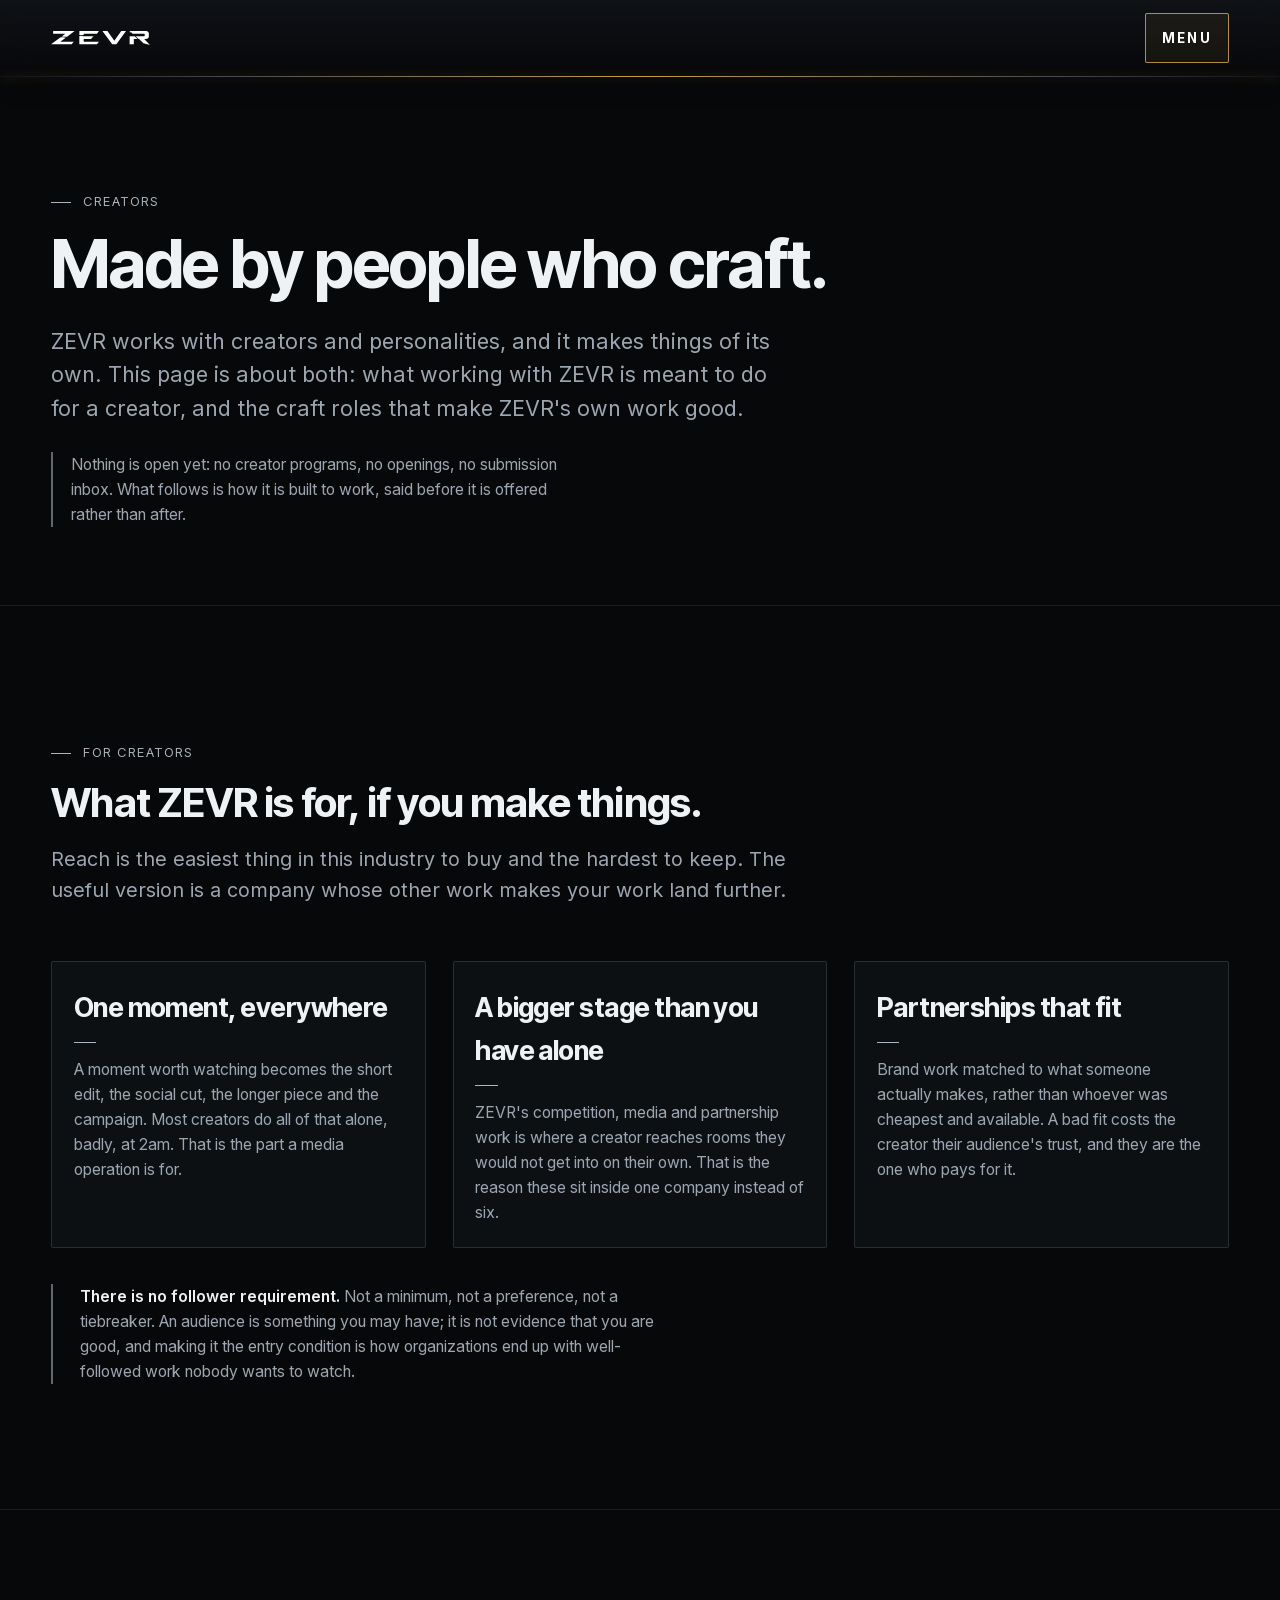
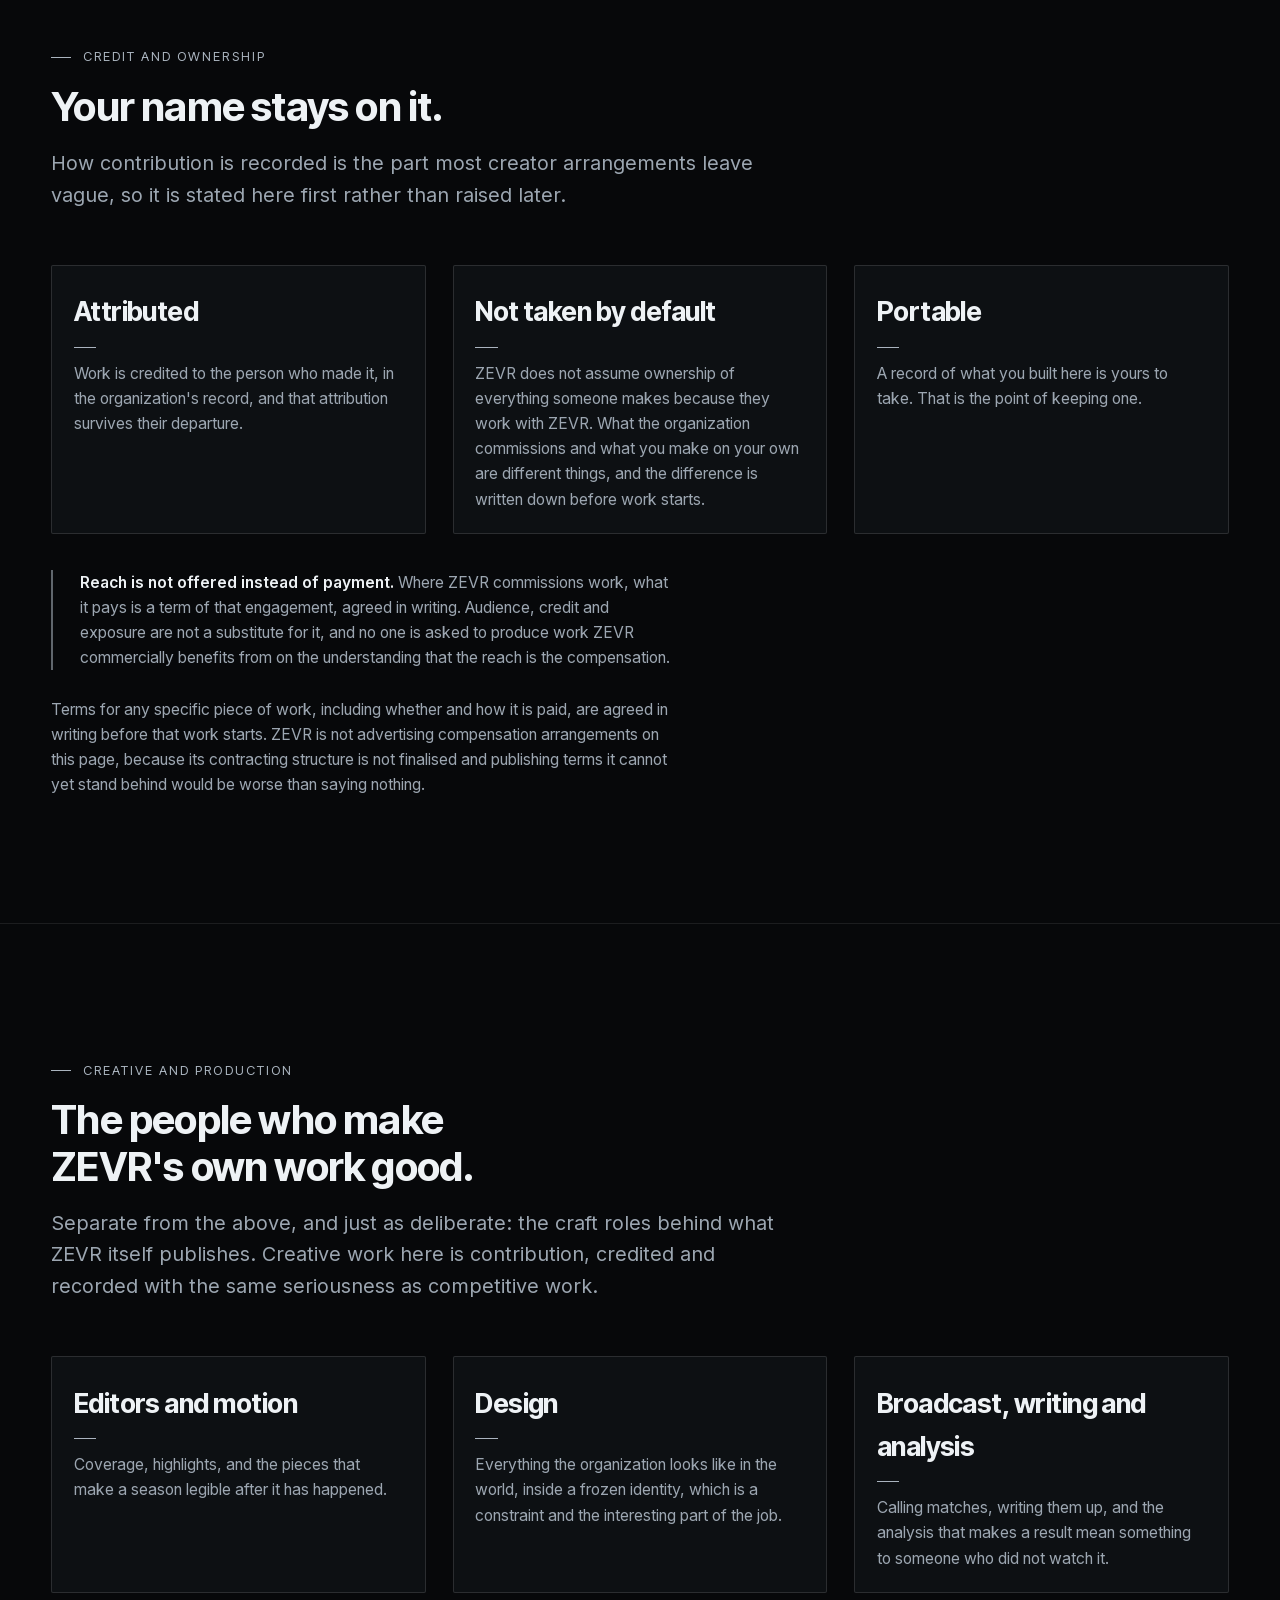
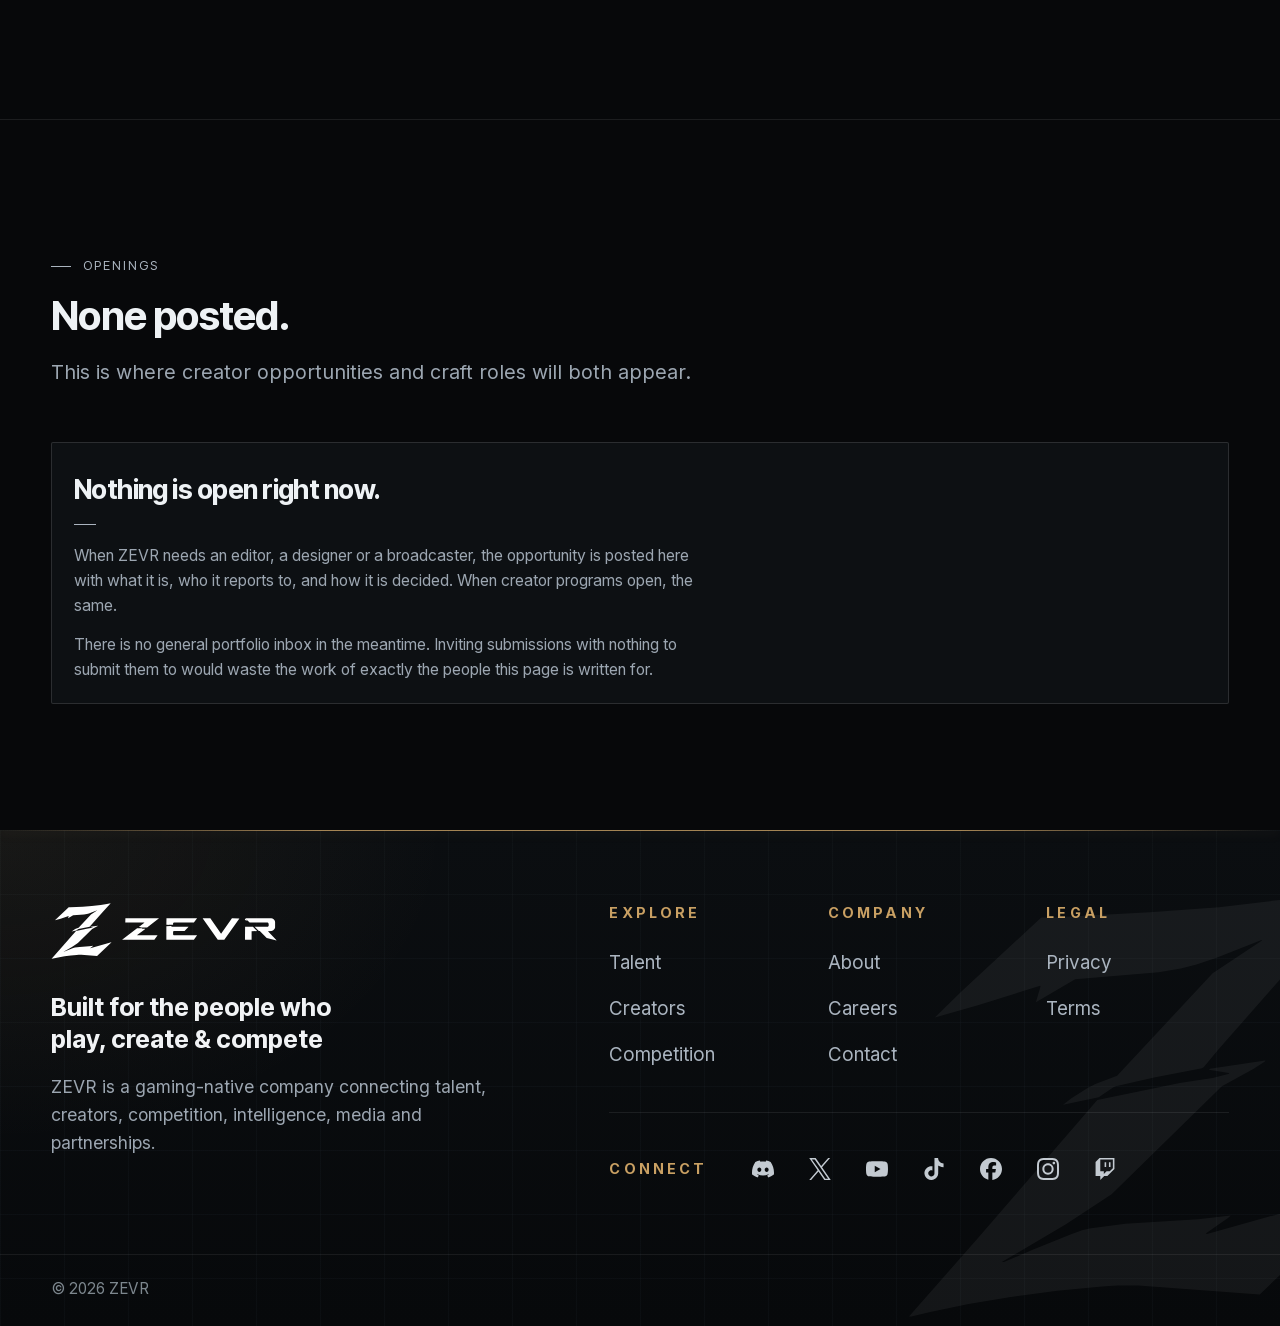
<file: creators/index.html>
<!DOCTYPE html><!--eba489aa4dbf--><html lang="en" class="__variable_f367f3 __variable_a3c0d3 __variable_0d24fa __variable_cec71e"><head><meta charSet="utf-8"/><meta http-equiv="Content-Security-Policy" content="default-src &#x27;self&#x27;; base-uri &#x27;self&#x27;; object-src &#x27;none&#x27;; form-action &#x27;none&#x27;; img-src &#x27;self&#x27; data:; font-src &#x27;self&#x27;; style-src &#x27;self&#x27; &#x27;unsafe-inline&#x27;; script-src &#x27;self&#x27; &#x27;unsafe-inline&#x27;; connect-src &#x27;self&#x27;; frame-src &#x27;none&#x27;; worker-src &#x27;self&#x27;; manifest-src &#x27;self&#x27;; upgrade-insecure-requests"/><meta name="viewport" content="width=device-width, initial-scale=1"/><link rel="preload" as="image" href="/brand/ZEVR-WORDMARK-MASTER-REVERSE.svg"/><link rel="stylesheet" href="/_next/static/css/01b8594a74a07376.css" data-precedence="next"/><link rel="stylesheet" href="/_next/static/css/467e441ec2abd9d5.css" data-precedence="next"/><link rel="stylesheet" href="/_next/static/css/f3df66085141ae6e.css" data-precedence="next"/><link rel="stylesheet" href="/_next/static/css/9b7cc2643c0af046.css" data-precedence="next"/><link rel="preload" as="script" fetchPriority="low" href="/_next/static/chunks/webpack-6882ec653489bbad.js"/><script src="/_next/static/chunks/4bd1b696-c023c6e3521b1417.js" async=""></script><script src="/_next/static/chunks/255-a85cef9cc3a04b12.js" async=""></script><script src="/_next/static/chunks/main-app-f8df598347a85e9b.js" async=""></script><script src="/_next/static/chunks/app/layout-259dae2417cb798e.js" async=""></script><script src="/_next/static/chunks/app/not-found-e5f9a73895d730ea.js" async=""></script><meta name="theme-color" content="#07080A"/><title>Creators · ZEVR</title><meta name="description" content="What working with ZEVR means for a creator, the craft roles behind its own work, and how creative contribution is credited."/><meta name="application-name" content="ZEVR"/><meta name="referrer" content="strict-origin-when-cross-origin"/><meta name="robots" content="index, follow"/><link rel="canonical" href="https://zevr.gg/creators/"/><meta property="og:title" content="Creators"/><meta property="og:description" content="What working with ZEVR means for a creator, the craft roles behind its own work, and how creative contribution is credited."/><meta property="og:url" content="https://zevr.gg/creators/"/><meta property="og:site_name" content="ZEVR"/><meta property="og:image" content="https://zevr.gg/og-1200x630.png"/><meta property="og:image:width" content="1200"/><meta property="og:image:height" content="630"/><meta property="og:image:alt" content="The ZEVR Forged Z on a dark field."/><meta property="og:type" content="website"/><meta name="twitter:card" content="summary_large_image"/><meta name="twitter:title" content="Creators"/><meta name="twitter:description" content="What working with ZEVR means for a creator, the craft roles behind its own work, and how creative contribution is credited."/><meta name="twitter:image" content="https://zevr.gg/og-1200x630.png"/><link rel="icon" href="/icon.png?ed616ae502bbf61e" type="image/png" sizes="256x256"/><script src="/_next/static/chunks/polyfills-42372ed130431b0a.js" noModule=""></script></head><body><div hidden=""><!--$--><!--/$--></div><script>(function(){var d=document.documentElement;try{d.setAttribute('data-js','');if(!('IntersectionObserver' in window))return;if(window.matchMedia&&window.matchMedia('(prefers-reduced-motion: reduce)').matches)return;d.setAttribute('data-reveal','armed');setTimeout(function(){if(d.getAttribute('data-reveal')==='armed')d.removeAttribute('data-reveal')},2500)}catch(e){d.removeAttribute('data-reveal')}})();</script><div class="public_shell__0fFbZ"><a class="public_skip__I34RB" href="#main">Skip to content</a><header class="SiteHeader_header__o00N_ SiteHeader_solid__GdlHb"><div class="SiteHeader_inner__I2_ct"><a class="SiteHeader_home___Udff" href="/" aria-label="ZEVR home"><img class="ZevrMark_mark__MMJmv SiteHeader_mark__0tIcP" src="/brand/ZEVR-WORDMARK-MASTER-REVERSE.svg" width="1496" height="217" loading="eager" decoding="async" alt="" aria-hidden="true"/></a><nav class="SiteHeader_desktopNav__EOqAl" aria-label="Primary"><ul class="SiteHeader_list__rX5Ze"><li><a class="SiteHeader_link__a7Cse" href="/about/">About</a></li><li><a class="SiteHeader_link__a7Cse" href="/talent/">Talent</a></li><li><a class="SiteHeader_link__a7Cse SiteHeader_active__I0QFj" href="/creators/" aria-current="page">Creators</a></li><li><a class="SiteHeader_link__a7Cse" href="/compete/">Competition</a></li><li><a class="SiteHeader_link__a7Cse" href="/#partners">Partnerships</a></li><li><a class="SiteHeader_link__a7Cse" href="/contact/">Contact</a></li></ul></nav><div class="SiteHeader_actions__Va_lB"><a class="SiteHeader_work__jPMdn" href="/contact/#work"><span class="SiteHeader_workLabel__k4QgU">Work With ZEVR</span><span class="SiteHeader_workArrow__YPyM0" aria-hidden="true"></span></a><button type="button" class="SiteHeader_menuBtn__I7ppF" aria-expanded="false" aria-controls="_R_4lb_" aria-haspopup="dialog">Menu</button></div></div></header><main id="main" class="public_main__UgfPB"><header class="PageHeader_header__5k15o"><div class="PageHeader_inner__fohR_"><p class="PageHeader_eyebrow__ReYNS">Creators</p><h1 class="PageHeader_title__F_i_J">Made by people who craft.</h1><p class="PageHeader_lede__FyB8Q">ZEVR works with creators and personalities, and it makes things of its own. This page is about both: what working with ZEVR is meant to do for a creator, and the craft roles that make ZEVR&#x27;s own work good.</p><p class="PageHeader_status__hLZYa">Nothing is open yet: no creator programs, no openings, no submission inbox. What follows is how it is built to work, said before it is offered rather than after.</p></div></header><section class="Section_section__HA3Gm" id="creators" aria-labelledby="creators-title"><div class="Section_inner__oBGCP"><header class="Section_head__vGqqr"><p class="Section_marker__iQSb2"><span class="Section_eyebrow__QQS7b">For creators</span></p><h2 id="creators-title" class="Section_title__POkTm">What ZEVR is for, if you make things.</h2><p class="Section_intro__dyc9s">Reach is the easiest thing in this industry to buy and the hardest to keep. The useful version is a company whose other work makes your work land further.</p></header><div class="Blocks_grid__HR_Mt"><article class="Blocks_panel__WXXdf"><h3 class="Blocks_panelTitle__1UwKv">One moment, everywhere</h3><div class="Blocks_panelBody__bsU4u"><p>A moment worth watching becomes the short edit, the social cut, the longer piece and the campaign. Most creators do all of that alone, badly, at 2am. That is the part a media operation is for.</p></div></article><article class="Blocks_panel__WXXdf"><h3 class="Blocks_panelTitle__1UwKv">A bigger stage than you have alone</h3><div class="Blocks_panelBody__bsU4u"><p>ZEVR&#x27;s competition, media and partnership work is where a creator reaches rooms they would not get into on their own. That is the reason these sit inside one company instead of six.</p></div></article><article class="Blocks_panel__WXXdf"><h3 class="Blocks_panelTitle__1UwKv">Partnerships that fit</h3><div class="Blocks_panelBody__bsU4u"><p>Brand work matched to what someone actually makes, rather than whoever was cheapest and available. A bad fit costs the creator their audience&#x27;s trust, and they are the one who pays for it.</p></div></article></div><p class="Blocks_commitment__9V3fC"><strong class="Blocks_strong__prpGM">There is no follower requirement.</strong> <!-- -->Not a minimum, not a preference, not a tiebreaker. An audience is something you may have; it is not evidence that you are good, and making it the entry condition is how organizations end up with well-followed work nobody wants to watch.</p></div></section><section class="Section_section__HA3Gm" id="credit" aria-labelledby="credit-title"><div class="Section_inner__oBGCP"><header class="Section_head__vGqqr"><p class="Section_marker__iQSb2"><span class="Section_eyebrow__QQS7b">Credit and ownership</span></p><h2 id="credit-title" class="Section_title__POkTm">Your name stays on it.</h2><p class="Section_intro__dyc9s">How contribution is recorded is the part most creator arrangements leave vague, so it is stated here first rather than raised later.</p></header><div class="Blocks_grid__HR_Mt"><article class="Blocks_panel__WXXdf"><h3 class="Blocks_panelTitle__1UwKv">Attributed</h3><div class="Blocks_panelBody__bsU4u"><p>Work is credited to the person who made it, in the organization&#x27;s record, and that attribution survives their departure.</p></div></article><article class="Blocks_panel__WXXdf"><h3 class="Blocks_panelTitle__1UwKv">Not taken by default</h3><div class="Blocks_panelBody__bsU4u"><p>ZEVR does not assume ownership of everything someone makes because they work with ZEVR. What the organization commissions and what you make on your own are different things, and the difference is written down before work starts.</p></div></article><article class="Blocks_panel__WXXdf"><h3 class="Blocks_panelTitle__1UwKv">Portable</h3><div class="Blocks_panelBody__bsU4u"><p>A record of what you built here is yours to take. That is the point of keeping one.</p></div></article></div><p class="Blocks_commitment__9V3fC"><strong class="Blocks_strong__prpGM">Reach is not offered instead of payment.</strong> <!-- -->Where ZEVR commissions work, what it pays is a term of that engagement, agreed in writing. Audience, credit and exposure are not a substitute for it, and no one is asked to produce work ZEVR commercially benefits from on the understanding that the reach is the compensation.</p><p class="Blocks_note__MhZE4">Terms for any specific piece of work, including whether and how it is paid, are agreed in writing before that work starts. ZEVR is not advertising compensation arrangements on this page, because its contracting structure is not finalised and publishing terms it cannot yet stand behind would be worse than saying nothing.</p></div></section><section class="Section_section__HA3Gm" id="craft" aria-labelledby="craft-title"><div class="Section_inner__oBGCP"><header class="Section_head__vGqqr"><p class="Section_marker__iQSb2"><span class="Section_eyebrow__QQS7b">Creative and production</span></p><h2 id="craft-title" class="Section_title__POkTm">The people who make ZEVR&#x27;s own work good.</h2><p class="Section_intro__dyc9s">Separate from the above, and just as deliberate: the craft roles behind what ZEVR itself publishes. Creative work here is contribution, credited and recorded with the same seriousness as competitive work.</p></header><div class="Blocks_grid__HR_Mt"><article class="Blocks_panel__WXXdf"><h3 class="Blocks_panelTitle__1UwKv">Editors and motion</h3><div class="Blocks_panelBody__bsU4u"><p>Coverage, highlights, and the pieces that make a season legible after it has happened.</p></div></article><article class="Blocks_panel__WXXdf"><h3 class="Blocks_panelTitle__1UwKv">Design</h3><div class="Blocks_panelBody__bsU4u"><p>Everything the organization looks like in the world, inside a frozen identity, which is a constraint and the interesting part of the job.</p></div></article><article class="Blocks_panel__WXXdf"><h3 class="Blocks_panelTitle__1UwKv">Broadcast, writing and analysis</h3><div class="Blocks_panelBody__bsU4u"><p>Calling matches, writing them up, and the analysis that makes a result mean something to someone who did not watch it.</p></div></article></div></div></section><section class="Section_section__HA3Gm" id="openings" aria-labelledby="openings-title"><div class="Section_inner__oBGCP"><header class="Section_head__vGqqr"><p class="Section_marker__iQSb2"><span class="Section_eyebrow__QQS7b">Openings</span></p><h2 id="openings-title" class="Section_title__POkTm">None posted.</h2><p class="Section_intro__dyc9s">This is where creator opportunities and craft roles will both appear.</p></header><div class="Blocks_empty__MRG3f"><p class="Blocks_emptyLead__MDHiH">Nothing is open right now.</p><div class="Blocks_emptyBody__kVXmv"><p>When ZEVR needs an editor, a designer or a broadcaster, the opportunity is posted here with what it is, who it reports to, and how it is decided. When creator programs open, the same.</p><p>There is no general portfolio inbox in the meantime. Inviting submissions with nothing to submit them to would waste the work of exactly the people this page is written for.</p></div></div></div></section><!--$--><!--/$--></main><footer class="SiteFooter_footer__ebaNZ"><span class="SiteFooter_watermark__mRJ4H" aria-hidden="true"><img class="ZevrMark_mark__MMJmv SiteFooter_watermarkMark__anOeM" src="/brand/ZEVR-SYMBOL-MASTER-REVERSE.svg" width="999" height="934" loading="lazy" decoding="async" alt="" aria-hidden="true"/></span><div class="SiteFooter_inner__hlMTD"><div class="SiteFooter_brand__5cPka"><img class="ZevrMark_mark__MMJmv SiteFooter_lockup___NqQQ" src="/brand/ZEVR-LOCKUP-SECONDARY-HORIZONTAL-REVERSE.svg" width="1983" height="793" loading="lazy" decoding="async" alt="ZEVR"/><p class="SiteFooter_tagline__mVRro">Built for the people who play, create &amp; compete</p><p class="SiteFooter_line__USnEV">ZEVR is a gaming-native company connecting talent, creators, competition, intelligence, media and partnerships.</p></div><div class="SiteFooter_way__mSvs3"><nav class="SiteFooter_groups__Frw7d" aria-label="Secondary"><div class="SiteFooter_group__Sb8sN"><h2 class="SiteFooter_groupTitle__SOLxR">Explore</h2><ul class="SiteFooter_links__0l8lA"><li><a href="/talent/">Talent</a></li><li><a href="/creators/">Creators</a></li><li><a href="/compete/">Competition</a></li></ul></div><div class="SiteFooter_group__Sb8sN"><h2 class="SiteFooter_groupTitle__SOLxR">Company</h2><ul class="SiteFooter_links__0l8lA"><li><a href="/about/">About</a></li><li><a href="/careers/">Careers</a></li><li><a href="/contact/">Contact</a></li></ul></div><div class="SiteFooter_group__Sb8sN"><h2 class="SiteFooter_groupTitle__SOLxR">Legal</h2><ul class="SiteFooter_links__0l8lA"><li><a href="/privacy/">Privacy</a></li><li><a href="/terms/">Terms</a></li></ul></div></nav><div class="SiteFooter_connect__5VkLV"><h2 class="SiteFooter_groupTitle__SOLxR">Connect</h2><ul class="SiteFooter_socials__OiUTb"><li><a href="https://discord.gg/zevr" rel="noopener noreferrer" target="_blank" aria-label="Discord"><svg viewBox="0 0 24 24" aria-hidden="true" focusable="false"><path d="M20.317 4.3698a19.7913 19.7913 0 00-4.8851-1.5152.0741.0741 0 00-.0785.0371c-.211.3753-.4447.8648-.6083 1.2495-1.8447-.2762-3.68-.2762-5.4868 0-.1636-.3933-.4058-.8742-.6177-1.2495a.077.077 0 00-.0785-.037 19.7363 19.7363 0 00-4.8852 1.515.0699.0699 0 00-.0321.0277C.5334 9.0458-.319 13.5799.0992 18.0578a.0824.0824 0 00.0312.0561c2.0528 1.5076 4.0413 2.4228 5.9929 3.0294a.0777.0777 0 00.0842-.0276c.4616-.6304.8731-1.2952 1.226-1.9942a.076.076 0 00-.0416-.1057c-.6528-.2476-1.2743-.5495-1.8722-.8923a.077.077 0 01-.0076-.1277c.1258-.0943.2517-.1923.3718-.2914a.0743.0743 0 01.0776-.0105c3.9278 1.7933 8.18 1.7933 12.0614 0a.0739.0739 0 01.0785.0095c.1202.099.246.1981.3728.2924a.077.077 0 01-.0066.1276 12.2986 12.2986 0 01-1.873.8914.0766.0766 0 00-.0407.1067c.3604.698.7719 1.3628 1.225 1.9932a.076.076 0 00.0842.0286c1.961-.6067 3.9495-1.5219 6.0023-3.0294a.077.077 0 00.0313-.0552c.5004-5.177-.8382-9.6739-3.5485-13.6604a.061.061 0 00-.0312-.0286zM8.02 15.3312c-1.1825 0-2.1569-1.0857-2.1569-2.419 0-1.3332.9555-2.4189 2.157-2.4189 1.2108 0 2.1757 1.0952 2.1568 2.419 0 1.3332-.9555 2.4189-2.1569 2.4189zm7.9748 0c-1.1825 0-2.1569-1.0857-2.1569-2.419 0-1.3332.9554-2.4189 2.1569-2.4189 1.2108 0 2.1757 1.0952 2.1568 2.419 0 1.3332-.946 2.4189-2.1568 2.4189Z"></path></svg><span class="SiteFooter_socialName__akoFr" aria-hidden="true">Discord</span></a></li><li><a href="https://x.com/TeamZevr" rel="noopener noreferrer" target="_blank" aria-label="X"><svg viewBox="0 0 24 24" aria-hidden="true" focusable="false"><path d="M14.234 10.162 22.977 0h-2.072l-7.591 8.824L7.251 0H.258l9.168 13.343L.258 24H2.33l8.016-9.318L16.749 24h6.993zm-2.837 3.299-.929-1.329L3.076 1.56h3.182l5.965 8.532.929 1.329 7.754 11.09h-3.182z"></path></svg><span class="SiteFooter_socialName__akoFr" aria-hidden="true">X</span></a></li><li><a href="https://www.youtube.com/@zevrgg" rel="noopener noreferrer" target="_blank" aria-label="YouTube"><svg viewBox="0 0 24 24" aria-hidden="true" focusable="false"><path d="M23.498 6.186a3.016 3.016 0 0 0-2.122-2.136C19.505 3.545 12 3.545 12 3.545s-7.505 0-9.377.505A3.017 3.017 0 0 0 .502 6.186C0 8.07 0 12 0 12s0 3.93.502 5.814a3.016 3.016 0 0 0 2.122 2.136c1.871.505 9.376.505 9.376.505s7.505 0 9.377-.505a3.015 3.015 0 0 0 2.122-2.136C24 15.93 24 12 24 12s0-3.93-.502-5.814zM9.545 15.568V8.432L15.818 12l-6.273 3.568z"></path></svg><span class="SiteFooter_socialName__akoFr" aria-hidden="true">YouTube</span></a></li><li><a href="https://www.tiktok.com/@zevr.gg" rel="noopener noreferrer" target="_blank" aria-label="TikTok"><svg viewBox="0 0 24 24" aria-hidden="true" focusable="false"><path d="M12.525.02c1.31-.02 2.61-.01 3.91-.02.08 1.53.63 3.09 1.75 4.17 1.12 1.11 2.7 1.62 4.24 1.79v4.03c-1.44-.05-2.89-.35-4.2-.97-.57-.26-1.1-.59-1.62-.93-.01 2.92.01 5.84-.02 8.75-.08 1.4-.54 2.79-1.35 3.94-1.31 1.92-3.58 3.17-5.91 3.21-1.43.08-2.86-.31-4.08-1.03-2.02-1.19-3.44-3.37-3.65-5.71-.02-.5-.03-1-.01-1.49.18-1.9 1.12-3.72 2.58-4.96 1.66-1.44 3.98-2.13 6.15-1.72.02 1.48-.04 2.96-.04 4.44-.99-.32-2.15-.23-3.02.37-.63.41-1.11 1.04-1.36 1.75-.21.51-.15 1.07-.14 1.61.24 1.64 1.82 3.02 3.5 2.87 1.12-.01 2.19-.66 2.77-1.61.19-.33.4-.67.41-1.06.1-1.79.06-3.57.07-5.36.01-4.03-.01-8.05.02-12.07z"></path></svg><span class="SiteFooter_socialName__akoFr" aria-hidden="true">TikTok</span></a></li><li><a href="https://www.facebook.com/profile.php?id=61594079623293" rel="noopener noreferrer" target="_blank" aria-label="Facebook"><svg viewBox="0 0 24 24" aria-hidden="true" focusable="false"><path d="M9.101 23.691v-7.98H6.627v-3.667h2.474v-1.58c0-4.085 1.848-5.978 5.858-5.978.401 0 .955.042 1.468.103a8.68 8.68 0 0 1 1.141.195v3.325a8.623 8.623 0 0 0-.653-.036 26.805 26.805 0 0 0-.733-.009c-.707 0-1.259.096-1.675.309a1.686 1.686 0 0 0-.679.622c-.258.42-.374.995-.374 1.752v1.297h3.919l-.386 2.103-.287 1.564h-3.246v8.245C19.396 23.238 24 18.179 24 12.044c0-6.627-5.373-12-12-12s-12 5.373-12 12c0 5.628 3.874 10.35 9.101 11.647Z"></path></svg><span class="SiteFooter_socialName__akoFr" aria-hidden="true">Facebook</span></a></li><li><a href="https://www.instagram.com/zevrgg" rel="noopener noreferrer" target="_blank" aria-label="Instagram"><svg viewBox="0 0 24 24" aria-hidden="true" focusable="false"><path d="M7.0301.084c-1.2768.0602-2.1487.264-2.911.5634-.7888.3075-1.4575.72-2.1228 1.3877-.6652.6677-1.075 1.3368-1.3802 2.127-.2954.7638-.4956 1.6365-.552 2.914-.0564 1.2775-.0689 1.6882-.0626 4.947.0062 3.2586.0206 3.6671.0825 4.9473.061 1.2765.264 2.1482.5635 2.9107.308.7889.72 1.4573 1.388 2.1228.6679.6655 1.3365 1.0743 2.1285 1.38.7632.295 1.6361.4961 2.9134.552 1.2773.056 1.6884.069 4.9462.0627 3.2578-.0062 3.668-.0207 4.9478-.0814 1.28-.0607 2.147-.2652 2.9098-.5633.7889-.3086 1.4578-.72 2.1228-1.3881.665-.6682 1.0745-1.3378 1.3795-2.1284.2957-.7632.4966-1.636.552-2.9124.056-1.2809.0692-1.6898.063-4.948-.0063-3.2583-.021-3.6668-.0817-4.9465-.0607-1.2797-.264-2.1487-.5633-2.9117-.3084-.7889-.72-1.4568-1.3876-2.1228C21.2982 1.33 20.628.9208 19.8378.6165 19.074.321 18.2017.1197 16.9244.0645 15.6471.0093 15.236-.005 11.977.0014 8.718.0076 8.31.0215 7.0301.0839m.1402 21.6932c-1.17-.0509-1.8053-.2453-2.2287-.408-.5606-.216-.96-.4771-1.3819-.895-.422-.4178-.6811-.8186-.9-1.378-.1644-.4234-.3624-1.058-.4171-2.228-.0595-1.2645-.072-1.6442-.079-4.848-.007-3.2037.0053-3.583.0607-4.848.05-1.169.2456-1.805.408-2.2282.216-.5613.4762-.96.895-1.3816.4188-.4217.8184-.6814 1.3783-.9003.423-.1651 1.0575-.3614 2.227-.4171 1.2655-.06 1.6447-.072 4.848-.079 3.2033-.007 3.5835.005 4.8495.0608 1.169.0508 1.8053.2445 2.228.408.5608.216.96.4754 1.3816.895.4217.4194.6816.8176.9005 1.3787.1653.4217.3617 1.056.4169 2.2263.0602 1.2655.0739 1.645.0796 4.848.0058 3.203-.0055 3.5834-.061 4.848-.051 1.17-.245 1.8055-.408 2.2294-.216.5604-.4763.96-.8954 1.3814-.419.4215-.8181.6811-1.3783.9-.4224.1649-1.0577.3617-2.2262.4174-1.2656.0595-1.6448.072-4.8493.079-3.2045.007-3.5825-.006-4.848-.0608M16.953 5.5864A1.44 1.44 0 1 0 18.39 4.144a1.44 1.44 0 0 0-1.437 1.4424M5.8385 12.012c.0067 3.4032 2.7706 6.1557 6.173 6.1493 3.4026-.0065 6.157-2.7701 6.1506-6.1733-.0065-3.4032-2.771-6.1565-6.174-6.1498-3.403.0067-6.156 2.771-6.1496 6.1738M8 12.0077a4 4 0 1 1 4.008 3.9921A3.9996 3.9996 0 0 1 8 12.0077"></path></svg><span class="SiteFooter_socialName__akoFr" aria-hidden="true">Instagram</span></a></li><li><a href="https://www.twitch.tv/zevrgg" rel="noopener noreferrer" target="_blank" aria-label="Twitch"><svg viewBox="0 0 24 24" aria-hidden="true" focusable="false"><path d="M11.571 4.714h1.715v5.143H11.57zm4.715 0H18v5.143h-1.714zM6 0L1.714 4.286v15.428h5.143V24l4.286-4.286h3.428L22.286 12V0zm14.571 11.143l-3.428 3.428h-3.429l-3 3v-3H6.857V1.714h13.714Z"></path></svg><span class="SiteFooter_socialName__akoFr" aria-hidden="true">Twitch</span></a></li></ul></div></div></div><div class="SiteFooter_meta__mVLPC"><p>© <!-- -->2026<!-- --> ZEVR</p></div></footer></div><script type="application/ld+json">{"@context":"https://schema.org","@type":"Organization","name":"ZEVR","url":"https://zevr.gg","logo":"https://zevr.gg/brand/ZEVR-LOCKUP-PRIMARY-STACKED-REVERSE.svg","description":"ZEVR is a gaming-native company connecting talent, creators, competition, intelligence, media and partnerships.","sameAs":["https://discord.gg/zevr","https://x.com/TeamZevr","https://www.youtube.com/@zevrgg","https://www.tiktok.com/@zevr.gg","https://www.facebook.com/profile.php?id=61594079623293","https://www.instagram.com/zevrgg","https://www.twitch.tv/zevrgg"]}</script><script type="application/ld+json">{"@context":"https://schema.org","@type":"WebSite","name":"ZEVR","url":"https://zevr.gg","description":"ZEVR is a gaming-native company connecting talent, creators, competition, intelligence, media and partnerships.","publisher":{"@type":"Organization","name":"ZEVR","url":"https://zevr.gg"}}</script><script src="/_next/static/chunks/webpack-6882ec653489bbad.js" id="_R_" async=""></script><script>(self.__next_f=self.__next_f||[]).push([0])</script><script>self.__next_f.push([1,"1:\"$Sreact.fragment\"\n2:I[1800,[\"177\",\"static/chunks/app/layout-259dae2417cb798e.js\"],\"SiteChrome\"]\n3:I[9766,[],\"\"]\n4:I[8924,[],\"\"]\n5:I[2619,[\"345\",\"static/chunks/app/not-found-e5f9a73895d730ea.js\"],\"\"]\n10:I[7150,[],\"\"]\n:HL[\"/_next/static/css/01b8594a74a07376.css\",\"style\"]\n:HL[\"/_next/static/css/467e441ec2abd9d5.css\",\"style\"]\n:HL[\"/_next/static/css/f3df66085141ae6e.css\",\"style\"]\n:HL[\"/_next/static/css/9b7cc2643c0af046.css\",\"style\"]\n"])</script><script>self.__next_f.push([1,"0:{\"P\":null,\"b\":\"eba489aa4dbf\",\"p\":\"\",\"c\":[\"\",\"creators\",\"\"],\"i\":false,\"f\":[[[\"\",{\"children\":[\"creators\",{\"children\":[\"__PAGE__\",{}]}]},\"$undefined\",\"$undefined\",true],[\"\",[\"$\",\"$1\",\"c\",{\"children\":[[[\"$\",\"link\",\"0\",{\"rel\":\"stylesheet\",\"href\":\"/_next/static/css/01b8594a74a07376.css\",\"precedence\":\"next\",\"crossOrigin\":\"$undefined\",\"nonce\":\"$undefined\"}],[\"$\",\"link\",\"1\",{\"rel\":\"stylesheet\",\"href\":\"/_next/static/css/467e441ec2abd9d5.css\",\"precedence\":\"next\",\"crossOrigin\":\"$undefined\",\"nonce\":\"$undefined\"}],[\"$\",\"link\",\"2\",{\"rel\":\"stylesheet\",\"href\":\"/_next/static/css/f3df66085141ae6e.css\",\"precedence\":\"next\",\"crossOrigin\":\"$undefined\",\"nonce\":\"$undefined\"}]],[\"$\",\"html\",null,{\"lang\":\"en\",\"className\":\"__variable_f367f3 __variable_a3c0d3 __variable_0d24fa __variable_cec71e\",\"children\":[[\"$\",\"head\",null,{\"children\":[\"$\",\"meta\",null,{\"httpEquiv\":\"Content-Security-Policy\",\"content\":\"default-src 'self'; base-uri 'self'; object-src 'none'; form-action 'none'; img-src 'self' data:; font-src 'self'; style-src 'self' 'unsafe-inline'; script-src 'self' 'unsafe-inline'; connect-src 'self'; frame-src 'none'; worker-src 'self'; manifest-src 'self'; upgrade-insecure-requests\"}]}],[\"$\",\"body\",null,{\"children\":[[\"$\",\"script\",null,{\"dangerouslySetInnerHTML\":{\"__html\":\"(function(){var d=document.documentElement;try{d.setAttribute('data-js','');if(!('IntersectionObserver' in window))return;if(window.matchMedia\u0026\u0026window.matchMedia('(prefers-reduced-motion: reduce)').matches)return;d.setAttribute('data-reveal','armed');setTimeout(function(){if(d.getAttribute('data-reveal')==='armed')d.removeAttribute('data-reveal')},2500)}catch(e){d.removeAttribute('data-reveal')}})();\"}}],[\"$\",\"$L2\",null,{\"children\":[\"$\",\"$L3\",null,{\"parallelRouterKey\":\"children\",\"error\":\"$undefined\",\"errorStyles\":\"$undefined\",\"errorScripts\":\"$undefined\",\"template\":[\"$\",\"$L4\",null,{}],\"templateStyles\":\"$undefined\",\"templateScripts\":\"$undefined\",\"notFound\":[[\"$\",\"div\",null,{\"className\":\"page_shell__fAVH1\",\"children\":[[\"$\",\"img\",null,{\"className\":\"ZevrMark_mark__MMJmv page_mark__IpMAq\",\"src\":\"/brand/ZEVR-WORDMARK-MASTER-REVERSE.svg\",\"width\":1496,\"height\":217,\"loading\":\"eager\",\"decoding\":\"async\",\"alt\":\"ZEVR\"}],[\"$\",\"h1\",null,{\"className\":\"page_title__3jonF\",\"children\":\"Not found\"}],[\"$\",\"p\",null,{\"className\":\"page_lede__RDnn4\",\"children\":\"There is nothing at that address.\"}],[\"$\",\"p\",null,{\"className\":\"page_actions__e35f9\",\"children\":[\"$\",\"$L5\",null,{\"className\":\"page_button__vnlhW\",\"href\":\"/\",\"children\":\"Home\"}]}]]}],[[\"$\",\"link\",\"0\",{\"rel\":\"stylesheet\",\"href\":\"/_next/static/css/af9ff8ca0a9de9dd.css\",\"precedence\":\"next\",\"crossOrigin\":\"$undefined\",\"nonce\":\"$undefined\"}]]],\"forbidden\":\"$undefined\",\"unauthorized\":\"$undefined\"}]}],[\"$\",\"script\",null,{\"type\":\"application/ld+json\",\"dangerouslySetInnerHTML\":{\"__html\":\"{\\\"@context\\\":\\\"https://schema.org\\\",\\\"@type\\\":\\\"Organization\\\",\\\"name\\\":\\\"ZEVR\\\",\\\"url\\\":\\\"https://zevr.gg\\\",\\\"logo\\\":\\\"https://zevr.gg/brand/ZEVR-LOCKUP-PRIMARY-STACKED-REVERSE.svg\\\",\\\"description\\\":\\\"ZEVR is a gaming-native company connecting talent, creators, competition, intelligence, media and partnerships.\\\",\\\"sameAs\\\":[\\\"https://discord.gg/zevr\\\",\\\"https://x.com/TeamZevr\\\",\\\"https://www.youtube.com/@zevrgg\\\",\\\"https://www.tiktok.com/@zevr.gg\\\",\\\"https://www.facebook.com/profile.php?id=61594079623293\\\",\\\"https://www.instagram.com/zevrgg\\\",\\\"https://www.twitch.tv/zevrgg\\\"]}\"}}],[\"$\",\"script\",null,{\"type\":\"application/ld+json\",\"dangerouslySetInnerHTML\":{\"__html\":\"{\\\"@context\\\":\\\"https://schema.org\\\",\\\"@type\\\":\\\"WebSite\\\",\\\"name\\\":\\\"ZEVR\\\",\\\"url\\\":\\\"https://zevr.gg\\\",\\\"description\\\":\\\"ZEVR is a gaming-native company connecting talent, creators, competition, intelligence, media and partnerships.\\\",\\\"publisher\\\":{\\\"@type\\\":\\\"Organization\\\",\\\"name\\\":\\\"ZEVR\\\",\\\"url\\\":\\\"https://zevr.gg\\\"}}\"}}]]}]]}]]}],{\"children\":[\"creators\",[\"$\",\"$1\",\"c\",{\"children\":[null,[\"$\",\"$L3\",null,{\"parallelRouterKey\":\"children\",\"error\":\"$undefined\",\"errorStyles\":\"$undefined\",\"errorScripts\":\"$undefined\",\"template\":[\"$\",\"$L4\",null,{}],\"templateStyles\":\"$undefined\",\"templateScripts\":\"$undefined\",\"notFound\":\"$undefined\",\"forbidden\":\"$undefined\",\"unauthorized\":\"$undefined\"}]]}],{\"children\":[\"__PAGE__\",[\"$\",\"$1\",\"c\",{\"children\":[[[\"$\",\"header\",null,{\"className\":\"PageHeader_header__5k15o\",\"children\":[null,[\"$\",\"div\",null,{\"className\":\"PageHeader_inner__fohR_\",\"children\":[[\"$\",\"p\",null,{\"className\":\"PageHeader_eyebrow__ReYNS\",\"children\":\"Creators\"}],\"$L6\",\"$L7\",\"$L8\"]}]]}],\"$L9\",\"$La\",\"$Lb\",\"$Lc\"],[\"$Ld\"],\"$Le\"]}],{},null,false]},null,false]},null,false],\"$Lf\",false]],\"m\":\"$undefined\",\"G\":[\"$10\",[]],\"s\":false,\"S\":true}\n"])</script><script>self.__next_f.push([1,"11:I[4431,[],\"OutletBoundary\"]\n13:I[5278,[],\"AsyncMetadataOutlet\"]\n15:I[4431,[],\"ViewportBoundary\"]\n17:I[4431,[],\"MetadataBoundary\"]\n18:\"$Sreact.suspense\"\n6:[\"$\",\"h1\",null,{\"className\":\"PageHeader_title__F_i_J\",\"children\":\"Made by people who craft.\"}]\n7:[\"$\",\"p\",null,{\"className\":\"PageHeader_lede__FyB8Q\",\"children\":\"ZEVR works with creators and personalities, and it makes things of its own. This page is about both: what working with ZEVR is meant to do for a creator, and the craft roles that make ZEVR's own work good.\"}]\n8:[\"$\",\"p\",null,{\"className\":\"PageHeader_status__hLZYa\",\"children\":\"Nothing is open yet: no creator programs, no openings, no submission inbox. What follows is how it is built to work, said before it is offered rather than after.\"}]\n"])</script><script>self.__next_f.push([1,"9:[\"$\",\"section\",null,{\"className\":\"Section_section__HA3Gm\",\"id\":\"creators\",\"aria-labelledby\":\"creators-title\",\"children\":[\"$\",\"div\",null,{\"className\":\"Section_inner__oBGCP\",\"children\":[[\"$\",\"header\",null,{\"className\":\"Section_head__vGqqr\",\"children\":[[\"$\",\"p\",null,{\"className\":\"Section_marker__iQSb2\",\"children\":[null,[\"$\",\"span\",null,{\"className\":\"Section_eyebrow__QQS7b\",\"children\":\"For creators\"}]]}],[\"$\",\"h2\",null,{\"id\":\"creators-title\",\"className\":\"Section_title__POkTm\",\"children\":\"What ZEVR is for, if you make things.\"}],[\"$\",\"p\",null,{\"className\":\"Section_intro__dyc9s\",\"children\":\"Reach is the easiest thing in this industry to buy and the hardest to keep. The useful version is a company whose other work makes your work land further.\"}]]}],[[\"$\",\"div\",null,{\"className\":\"Blocks_grid__HR_Mt\",\"children\":[[\"$\",\"article\",null,{\"className\":\"Blocks_panel__WXXdf\",\"children\":[[\"$\",\"h3\",null,{\"className\":\"Blocks_panelTitle__1UwKv\",\"children\":\"One moment, everywhere\"}],[\"$\",\"div\",null,{\"className\":\"Blocks_panelBody__bsU4u\",\"children\":[\"$\",\"p\",null,{\"children\":\"A moment worth watching becomes the short edit, the social cut, the longer piece and the campaign. Most creators do all of that alone, badly, at 2am. That is the part a media operation is for.\"}]}]]}],[\"$\",\"article\",null,{\"className\":\"Blocks_panel__WXXdf\",\"children\":[[\"$\",\"h3\",null,{\"className\":\"Blocks_panelTitle__1UwKv\",\"children\":\"A bigger stage than you have alone\"}],[\"$\",\"div\",null,{\"className\":\"Blocks_panelBody__bsU4u\",\"children\":[\"$\",\"p\",null,{\"children\":\"ZEVR's competition, media and partnership work is where a creator reaches rooms they would not get into on their own. That is the reason these sit inside one company instead of six.\"}]}]]}],[\"$\",\"article\",null,{\"className\":\"Blocks_panel__WXXdf\",\"children\":[[\"$\",\"h3\",null,{\"className\":\"Blocks_panelTitle__1UwKv\",\"children\":\"Partnerships that fit\"}],[\"$\",\"div\",null,{\"className\":\"Blocks_panelBody__bsU4u\",\"children\":[\"$\",\"p\",null,{\"children\":\"Brand work matched to what someone actually makes, rather than whoever was cheapest and available. A bad fit costs the creator their audience's trust, and they are the one who pays for it.\"}]}]]}]]}],[\"$\",\"p\",null,{\"className\":\"Blocks_commitment__9V3fC\",\"children\":[[\"$\",\"strong\",null,{\"className\":\"Blocks_strong__prpGM\",\"children\":\"There is no follower requirement.\"}],\" \",\"Not a minimum, not a preference, not a tiebreaker. An audience is something you may have; it is not evidence that you are good, and making it the entry condition is how organizations end up with well-followed work nobody wants to watch.\"]}]]]}]}]\n"])</script><script>self.__next_f.push([1,"a:[\"$\",\"section\",null,{\"className\":\"Section_section__HA3Gm\",\"id\":\"credit\",\"aria-labelledby\":\"credit-title\",\"children\":[\"$\",\"div\",null,{\"className\":\"Section_inner__oBGCP\",\"children\":[[\"$\",\"header\",null,{\"className\":\"Section_head__vGqqr\",\"children\":[[\"$\",\"p\",null,{\"className\":\"Section_marker__iQSb2\",\"children\":[null,[\"$\",\"span\",null,{\"className\":\"Section_eyebrow__QQS7b\",\"children\":\"Credit and ownership\"}]]}],[\"$\",\"h2\",null,{\"id\":\"credit-title\",\"className\":\"Section_title__POkTm\",\"children\":\"Your name stays on it.\"}],[\"$\",\"p\",null,{\"className\":\"Section_intro__dyc9s\",\"children\":\"How contribution is recorded is the part most creator arrangements leave vague, so it is stated here first rather than raised later.\"}]]}],[[\"$\",\"div\",null,{\"className\":\"Blocks_grid__HR_Mt\",\"children\":[[\"$\",\"article\",null,{\"className\":\"Blocks_panel__WXXdf\",\"children\":[[\"$\",\"h3\",null,{\"className\":\"Blocks_panelTitle__1UwKv\",\"children\":\"Attributed\"}],[\"$\",\"div\",null,{\"className\":\"Blocks_panelBody__bsU4u\",\"children\":[\"$\",\"p\",null,{\"children\":\"Work is credited to the person who made it, in the organization's record, and that attribution survives their departure.\"}]}]]}],[\"$\",\"article\",null,{\"className\":\"Blocks_panel__WXXdf\",\"children\":[[\"$\",\"h3\",null,{\"className\":\"Blocks_panelTitle__1UwKv\",\"children\":\"Not taken by default\"}],[\"$\",\"div\",null,{\"className\":\"Blocks_panelBody__bsU4u\",\"children\":[\"$\",\"p\",null,{\"children\":\"ZEVR does not assume ownership of everything someone makes because they work with ZEVR. What the organization commissions and what you make on your own are different things, and the difference is written down before work starts.\"}]}]]}],[\"$\",\"article\",null,{\"className\":\"Blocks_panel__WXXdf\",\"children\":[[\"$\",\"h3\",null,{\"className\":\"Blocks_panelTitle__1UwKv\",\"children\":\"Portable\"}],[\"$\",\"div\",null,{\"className\":\"Blocks_panelBody__bsU4u\",\"children\":[\"$\",\"p\",null,{\"children\":\"A record of what you built here is yours to take. That is the point of keeping one.\"}]}]]}]]}],[\"$\",\"p\",null,{\"className\":\"Blocks_commitment__9V3fC\",\"children\":[[\"$\",\"strong\",null,{\"className\":\"Blocks_strong__prpGM\",\"children\":\"Reach is not offered instead of payment.\"}],\" \",\"Where ZEVR commissions work, what it pays is a term of that engagement, agreed in writing. Audience, credit and exposure are not a substitute for it, and no one is asked to produce work ZEVR commercially benefits from on the understanding that the reach is the compensation.\"]}],[\"$\",\"p\",null,{\"className\":\"Blocks_note__MhZE4\",\"children\":\"Terms for any specific piece of work, including whether and how it is paid, are agreed in writing before that work starts. ZEVR is not advertising compensation arrangements on this page, because its contracting structure is not finalised and publishing terms it cannot yet stand behind would be worse than saying nothing.\"}]]]}]}]\n"])</script><script>self.__next_f.push([1,"b:[\"$\",\"section\",null,{\"className\":\"Section_section__HA3Gm\",\"id\":\"craft\",\"aria-labelledby\":\"craft-title\",\"children\":[\"$\",\"div\",null,{\"className\":\"Section_inner__oBGCP\",\"children\":[[\"$\",\"header\",null,{\"className\":\"Section_head__vGqqr\",\"children\":[[\"$\",\"p\",null,{\"className\":\"Section_marker__iQSb2\",\"children\":[null,[\"$\",\"span\",null,{\"className\":\"Section_eyebrow__QQS7b\",\"children\":\"Creative and production\"}]]}],[\"$\",\"h2\",null,{\"id\":\"craft-title\",\"className\":\"Section_title__POkTm\",\"children\":\"The people who make ZEVR's own work good.\"}],[\"$\",\"p\",null,{\"className\":\"Section_intro__dyc9s\",\"children\":\"Separate from the above, and just as deliberate: the craft roles behind what ZEVR itself publishes. Creative work here is contribution, credited and recorded with the same seriousness as competitive work.\"}]]}],[\"$\",\"div\",null,{\"className\":\"Blocks_grid__HR_Mt\",\"children\":[[\"$\",\"article\",null,{\"className\":\"Blocks_panel__WXXdf\",\"children\":[[\"$\",\"h3\",null,{\"className\":\"Blocks_panelTitle__1UwKv\",\"children\":\"Editors and motion\"}],[\"$\",\"div\",null,{\"className\":\"Blocks_panelBody__bsU4u\",\"children\":[\"$\",\"p\",null,{\"children\":\"Coverage, highlights, and the pieces that make a season legible after it has happened.\"}]}]]}],[\"$\",\"article\",null,{\"className\":\"Blocks_panel__WXXdf\",\"children\":[[\"$\",\"h3\",null,{\"className\":\"Blocks_panelTitle__1UwKv\",\"children\":\"Design\"}],[\"$\",\"div\",null,{\"className\":\"Blocks_panelBody__bsU4u\",\"children\":[\"$\",\"p\",null,{\"children\":\"Everything the organization looks like in the world, inside a frozen identity, which is a constraint and the interesting part of the job.\"}]}]]}],[\"$\",\"article\",null,{\"className\":\"Blocks_panel__WXXdf\",\"children\":[[\"$\",\"h3\",null,{\"className\":\"Blocks_panelTitle__1UwKv\",\"children\":\"Broadcast, writing and analysis\"}],[\"$\",\"div\",null,{\"className\":\"Blocks_panelBody__bsU4u\",\"children\":[\"$\",\"p\",null,{\"children\":\"Calling matches, writing them up, and the analysis that makes a result mean something to someone who did not watch it.\"}]}]]}]]}]]}]}]\n"])</script><script>self.__next_f.push([1,"c:[\"$\",\"section\",null,{\"className\":\"Section_section__HA3Gm\",\"id\":\"openings\",\"aria-labelledby\":\"openings-title\",\"children\":[\"$\",\"div\",null,{\"className\":\"Section_inner__oBGCP\",\"children\":[[\"$\",\"header\",null,{\"className\":\"Section_head__vGqqr\",\"children\":[[\"$\",\"p\",null,{\"className\":\"Section_marker__iQSb2\",\"children\":[null,[\"$\",\"span\",null,{\"className\":\"Section_eyebrow__QQS7b\",\"children\":\"Openings\"}]]}],[\"$\",\"h2\",null,{\"id\":\"openings-title\",\"className\":\"Section_title__POkTm\",\"children\":\"None posted.\"}],[\"$\",\"p\",null,{\"className\":\"Section_intro__dyc9s\",\"children\":\"This is where creator opportunities and craft roles will both appear.\"}]]}],[\"$\",\"div\",null,{\"className\":\"Blocks_empty__MRG3f\",\"children\":[[\"$\",\"p\",null,{\"className\":\"Blocks_emptyLead__MDHiH\",\"children\":\"Nothing is open right now.\"}],[\"$\",\"div\",null,{\"className\":\"Blocks_emptyBody__kVXmv\",\"children\":[[\"$\",\"p\",null,{\"children\":\"When ZEVR needs an editor, a designer or a broadcaster, the opportunity is posted here with what it is, who it reports to, and how it is decided. When creator programs open, the same.\"}],[\"$\",\"p\",null,{\"children\":\"There is no general portfolio inbox in the meantime. Inviting submissions with nothing to submit them to would waste the work of exactly the people this page is written for.\"}]]}]]}]]}]}]\n"])</script><script>self.__next_f.push([1,"d:[\"$\",\"link\",\"0\",{\"rel\":\"stylesheet\",\"href\":\"/_next/static/css/9b7cc2643c0af046.css\",\"precedence\":\"next\",\"crossOrigin\":\"$undefined\",\"nonce\":\"$undefined\"}]\ne:[\"$\",\"$L11\",null,{\"children\":[\"$L12\",[\"$\",\"$L13\",null,{\"promise\":\"$@14\"}]]}]\nf:[\"$\",\"$1\",\"h\",{\"children\":[null,[[\"$\",\"$L15\",null,{\"children\":\"$L16\"}],null],[\"$\",\"$L17\",null,{\"children\":[\"$\",\"div\",null,{\"hidden\":true,\"children\":[\"$\",\"$18\",null,{\"fallback\":null,\"children\":\"$L19\"}]}]}]]}]\n"])</script><script>self.__next_f.push([1,"16:[[\"$\",\"meta\",\"0\",{\"charSet\":\"utf-8\"}],[\"$\",\"meta\",\"1\",{\"name\":\"viewport\",\"content\":\"width=device-width, initial-scale=1\"}],[\"$\",\"meta\",\"2\",{\"name\":\"theme-color\",\"content\":\"#07080A\"}]]\n12:null\n"])</script><script>self.__next_f.push([1,"1a:I[622,[],\"IconMark\"]\n"])</script><script>self.__next_f.push([1,"14:{\"metadata\":[[\"$\",\"title\",\"0\",{\"children\":\"Creators · ZEVR\"}],[\"$\",\"meta\",\"1\",{\"name\":\"description\",\"content\":\"What working with ZEVR means for a creator, the craft roles behind its own work, and how creative contribution is credited.\"}],[\"$\",\"meta\",\"2\",{\"name\":\"application-name\",\"content\":\"ZEVR\"}],[\"$\",\"meta\",\"3\",{\"name\":\"referrer\",\"content\":\"strict-origin-when-cross-origin\"}],[\"$\",\"meta\",\"4\",{\"name\":\"robots\",\"content\":\"index, follow\"}],[\"$\",\"link\",\"5\",{\"rel\":\"canonical\",\"href\":\"https://zevr.gg/creators/\"}],[\"$\",\"meta\",\"6\",{\"property\":\"og:title\",\"content\":\"Creators\"}],[\"$\",\"meta\",\"7\",{\"property\":\"og:description\",\"content\":\"What working with ZEVR means for a creator, the craft roles behind its own work, and how creative contribution is credited.\"}],[\"$\",\"meta\",\"8\",{\"property\":\"og:url\",\"content\":\"https://zevr.gg/creators/\"}],[\"$\",\"meta\",\"9\",{\"property\":\"og:site_name\",\"content\":\"ZEVR\"}],[\"$\",\"meta\",\"10\",{\"property\":\"og:image\",\"content\":\"https://zevr.gg/og-1200x630.png\"}],[\"$\",\"meta\",\"11\",{\"property\":\"og:image:width\",\"content\":\"1200\"}],[\"$\",\"meta\",\"12\",{\"property\":\"og:image:height\",\"content\":\"630\"}],[\"$\",\"meta\",\"13\",{\"property\":\"og:image:alt\",\"content\":\"The ZEVR Forged Z on a dark field.\"}],[\"$\",\"meta\",\"14\",{\"property\":\"og:type\",\"content\":\"website\"}],[\"$\",\"meta\",\"15\",{\"name\":\"twitter:card\",\"content\":\"summary_large_image\"}],[\"$\",\"meta\",\"16\",{\"name\":\"twitter:title\",\"content\":\"Creators\"}],[\"$\",\"meta\",\"17\",{\"name\":\"twitter:description\",\"content\":\"What working with ZEVR means for a creator, the craft roles behind its own work, and how creative contribution is credited.\"}],[\"$\",\"meta\",\"18\",{\"name\":\"twitter:image\",\"content\":\"https://zevr.gg/og-1200x630.png\"}],[\"$\",\"link\",\"19\",{\"rel\":\"icon\",\"href\":\"/icon.png?ed616ae502bbf61e\",\"type\":\"image/png\",\"sizes\":\"256x256\"}],[\"$\",\"$L1a\",\"20\",{}]],\"error\":null,\"digest\":\"$undefined\"}\n"])</script><script>self.__next_f.push([1,"19:\"$14:metadata\"\n"])</script></body></html>
</file>
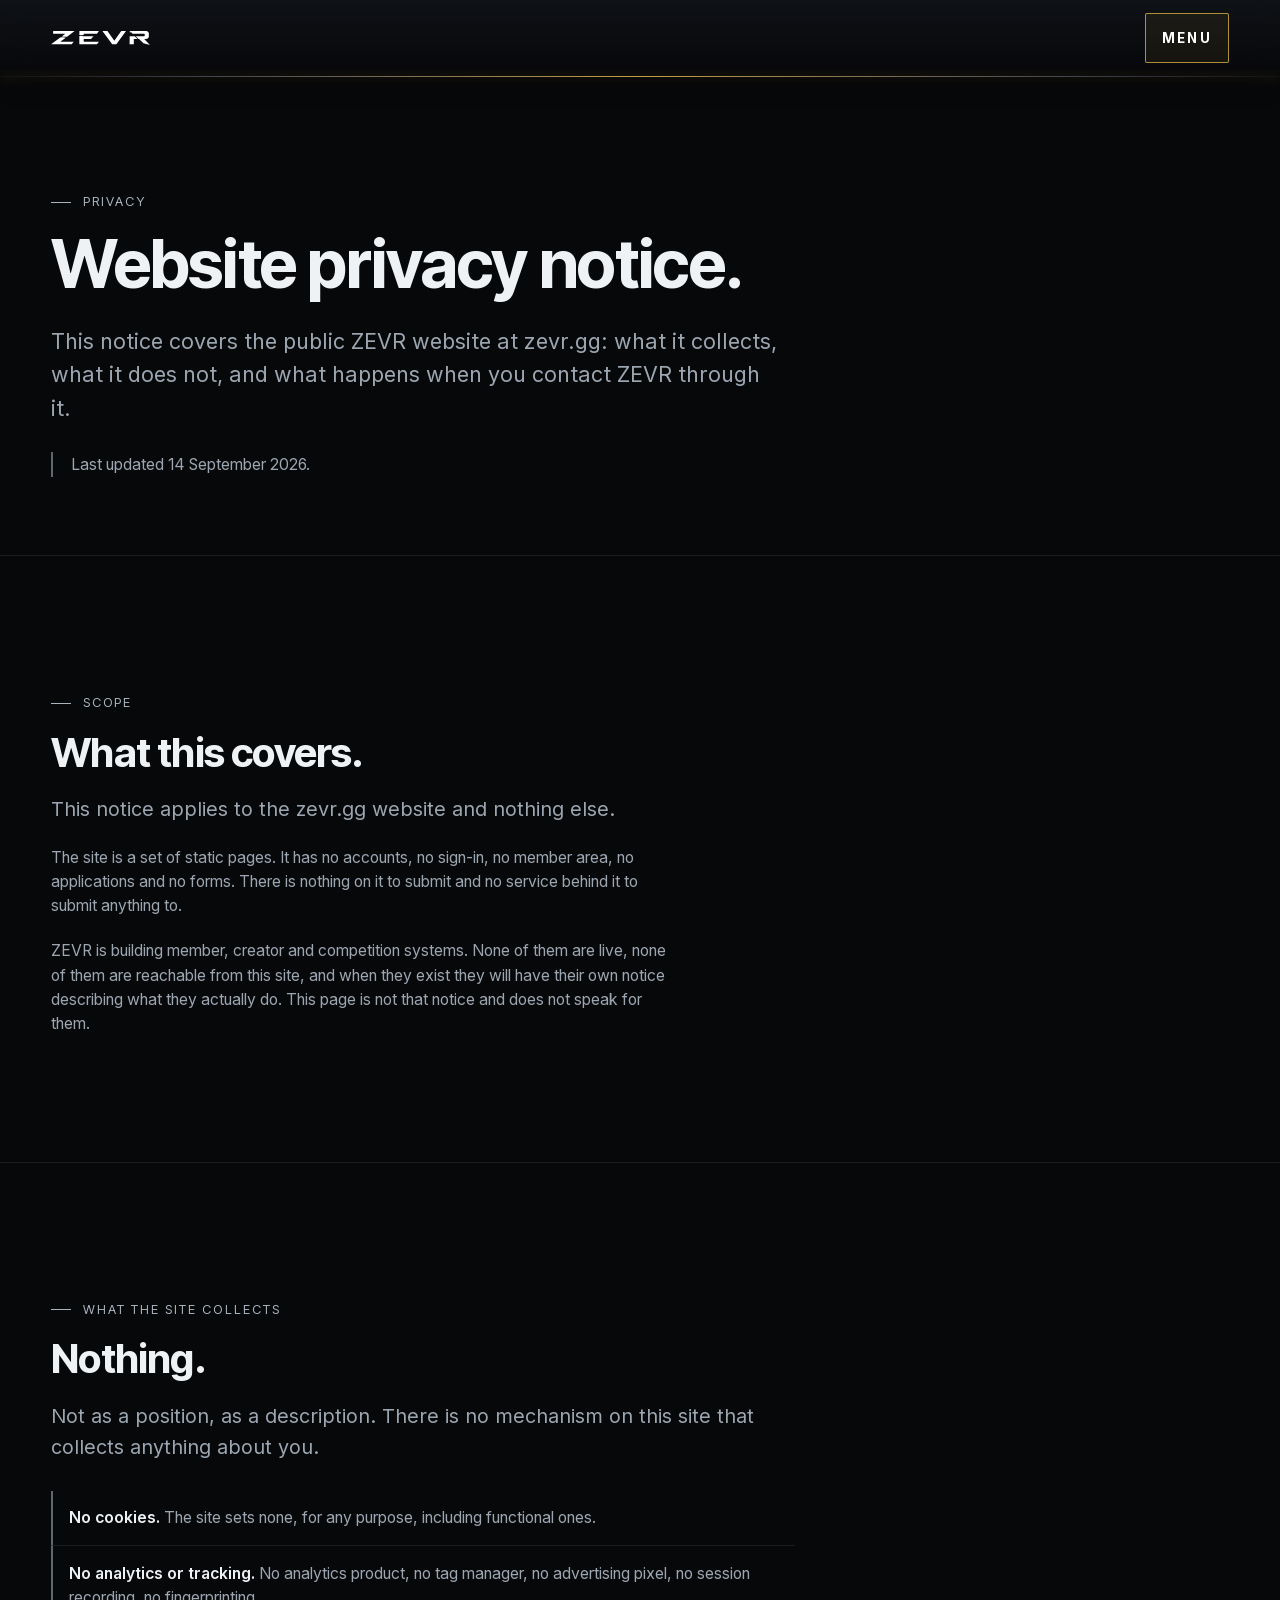
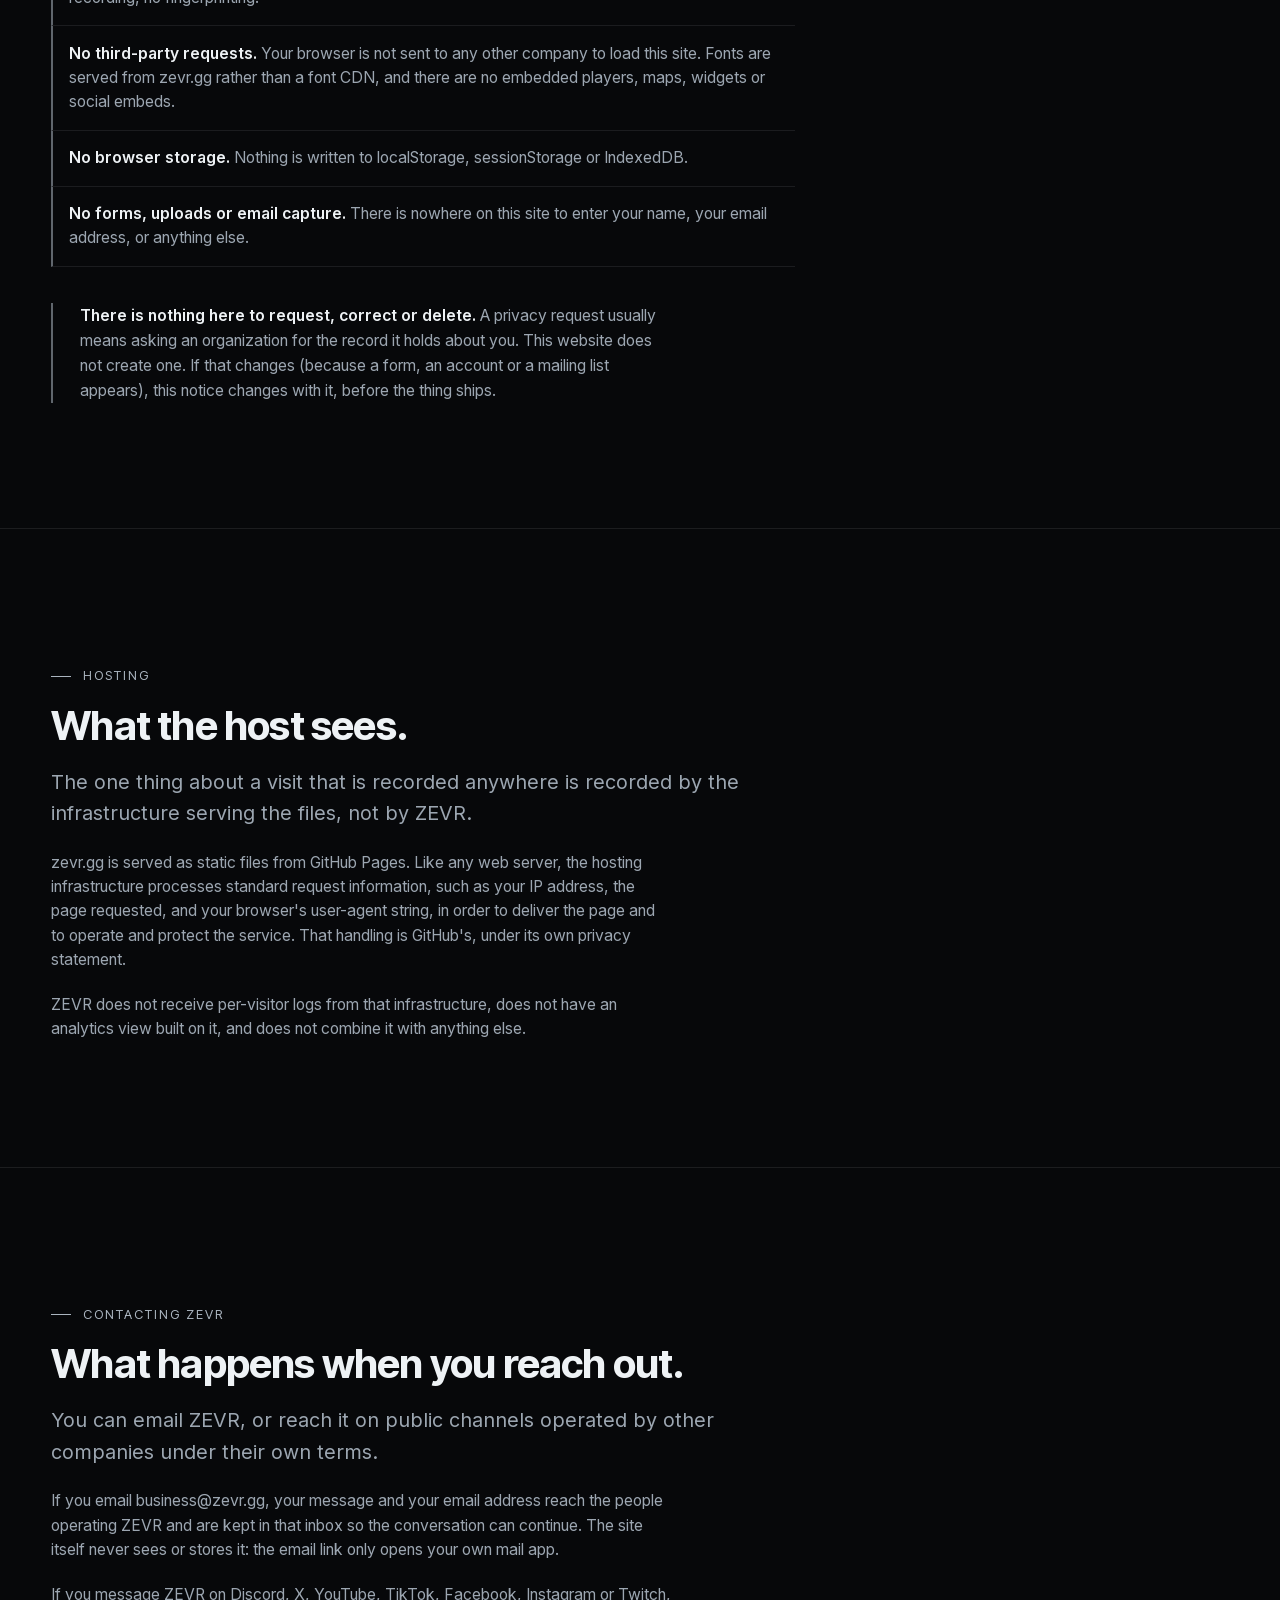
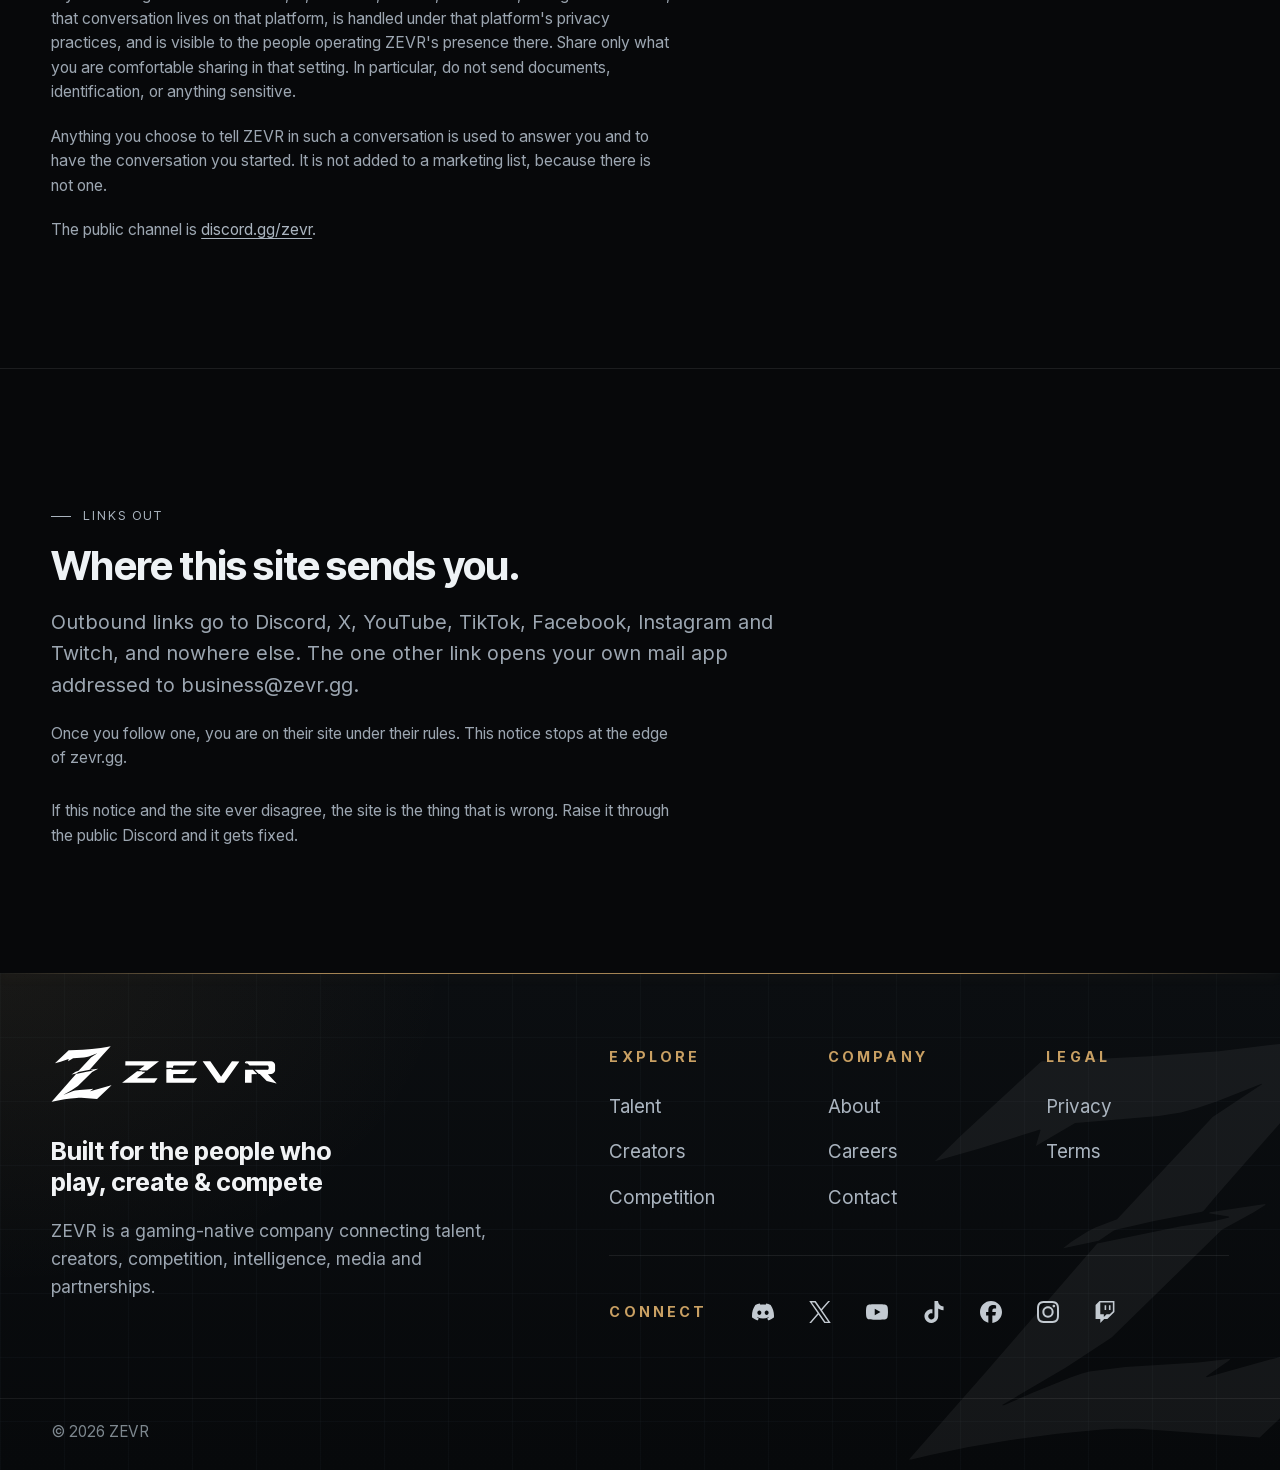
<file: privacy/index.html>
<!DOCTYPE html><!--eba489aa4dbf--><html lang="en" class="__variable_f367f3 __variable_a3c0d3 __variable_0d24fa __variable_cec71e"><head><meta charSet="utf-8"/><meta http-equiv="Content-Security-Policy" content="default-src &#x27;self&#x27;; base-uri &#x27;self&#x27;; object-src &#x27;none&#x27;; form-action &#x27;none&#x27;; img-src &#x27;self&#x27; data:; font-src &#x27;self&#x27;; style-src &#x27;self&#x27; &#x27;unsafe-inline&#x27;; script-src &#x27;self&#x27; &#x27;unsafe-inline&#x27;; connect-src &#x27;self&#x27;; frame-src &#x27;none&#x27;; worker-src &#x27;self&#x27;; manifest-src &#x27;self&#x27;; upgrade-insecure-requests"/><meta name="viewport" content="width=device-width, initial-scale=1"/><link rel="preload" as="image" href="/brand/ZEVR-WORDMARK-MASTER-REVERSE.svg"/><link rel="stylesheet" href="/_next/static/css/01b8594a74a07376.css" data-precedence="next"/><link rel="stylesheet" href="/_next/static/css/467e441ec2abd9d5.css" data-precedence="next"/><link rel="stylesheet" href="/_next/static/css/f3df66085141ae6e.css" data-precedence="next"/><link rel="stylesheet" href="/_next/static/css/9b7cc2643c0af046.css" data-precedence="next"/><link rel="preload" as="script" fetchPriority="low" href="/_next/static/chunks/webpack-6882ec653489bbad.js"/><script src="/_next/static/chunks/4bd1b696-c023c6e3521b1417.js" async=""></script><script src="/_next/static/chunks/255-a85cef9cc3a04b12.js" async=""></script><script src="/_next/static/chunks/main-app-f8df598347a85e9b.js" async=""></script><script src="/_next/static/chunks/app/layout-259dae2417cb798e.js" async=""></script><script src="/_next/static/chunks/app/not-found-e5f9a73895d730ea.js" async=""></script><meta name="theme-color" content="#07080A"/><title>Privacy · ZEVR</title><meta name="description" content="How the zevr.gg website handles information about the people who visit it."/><meta name="application-name" content="ZEVR"/><meta name="referrer" content="strict-origin-when-cross-origin"/><meta name="robots" content="index, follow"/><link rel="canonical" href="https://zevr.gg/privacy/"/><meta property="og:title" content="Privacy"/><meta property="og:description" content="How the zevr.gg website handles information about the people who visit it."/><meta property="og:url" content="https://zevr.gg/privacy/"/><meta property="og:site_name" content="ZEVR"/><meta property="og:image" content="https://zevr.gg/og-1200x630.png"/><meta property="og:image:width" content="1200"/><meta property="og:image:height" content="630"/><meta property="og:image:alt" content="The ZEVR Forged Z on a dark field."/><meta property="og:type" content="website"/><meta name="twitter:card" content="summary_large_image"/><meta name="twitter:title" content="Privacy"/><meta name="twitter:description" content="How the zevr.gg website handles information about the people who visit it."/><meta name="twitter:image" content="https://zevr.gg/og-1200x630.png"/><link rel="icon" href="/icon.png?ed616ae502bbf61e" type="image/png" sizes="256x256"/><script src="/_next/static/chunks/polyfills-42372ed130431b0a.js" noModule=""></script></head><body><div hidden=""><!--$--><!--/$--></div><script>(function(){var d=document.documentElement;try{d.setAttribute('data-js','');if(!('IntersectionObserver' in window))return;if(window.matchMedia&&window.matchMedia('(prefers-reduced-motion: reduce)').matches)return;d.setAttribute('data-reveal','armed');setTimeout(function(){if(d.getAttribute('data-reveal')==='armed')d.removeAttribute('data-reveal')},2500)}catch(e){d.removeAttribute('data-reveal')}})();</script><div class="public_shell__0fFbZ"><a class="public_skip__I34RB" href="#main">Skip to content</a><header class="SiteHeader_header__o00N_ SiteHeader_solid__GdlHb"><div class="SiteHeader_inner__I2_ct"><a class="SiteHeader_home___Udff" href="/" aria-label="ZEVR home"><img class="ZevrMark_mark__MMJmv SiteHeader_mark__0tIcP" src="/brand/ZEVR-WORDMARK-MASTER-REVERSE.svg" width="1496" height="217" loading="eager" decoding="async" alt="" aria-hidden="true"/></a><nav class="SiteHeader_desktopNav__EOqAl" aria-label="Primary"><ul class="SiteHeader_list__rX5Ze"><li><a class="SiteHeader_link__a7Cse" href="/about/">About</a></li><li><a class="SiteHeader_link__a7Cse" href="/talent/">Talent</a></li><li><a class="SiteHeader_link__a7Cse" href="/creators/">Creators</a></li><li><a class="SiteHeader_link__a7Cse" href="/compete/">Competition</a></li><li><a class="SiteHeader_link__a7Cse" href="/#partners">Partnerships</a></li><li><a class="SiteHeader_link__a7Cse" href="/contact/">Contact</a></li></ul></nav><div class="SiteHeader_actions__Va_lB"><a class="SiteHeader_work__jPMdn" href="/contact/#work"><span class="SiteHeader_workLabel__k4QgU">Work With ZEVR</span><span class="SiteHeader_workArrow__YPyM0" aria-hidden="true"></span></a><button type="button" class="SiteHeader_menuBtn__I7ppF" aria-expanded="false" aria-controls="_R_4lb_" aria-haspopup="dialog">Menu</button></div></div></header><main id="main" class="public_main__UgfPB"><header class="PageHeader_header__5k15o"><div class="PageHeader_inner__fohR_"><p class="PageHeader_eyebrow__ReYNS">Privacy</p><h1 class="PageHeader_title__F_i_J">Website privacy notice.</h1><p class="PageHeader_lede__FyB8Q">This notice covers the public ZEVR website at zevr.gg: what it collects, what it does not, and what happens when you contact ZEVR through it.</p><p class="PageHeader_status__hLZYa">Last updated 14 September 2026.</p></div></header><section class="Section_section__HA3Gm" id="scope" aria-labelledby="scope-title"><div class="Section_inner__oBGCP"><header class="Section_head__vGqqr"><p class="Section_marker__iQSb2"><span class="Section_eyebrow__QQS7b">Scope</span></p><h2 id="scope-title" class="Section_title__POkTm">What this covers.</h2><p class="Section_intro__dyc9s">This notice applies to the zevr.gg website and nothing else.</p></header><p>The site is a set of static pages. It has no accounts, no sign-in, no member area, no applications and no forms. There is nothing on it to submit and no service behind it to submit anything to.</p><p>ZEVR is building member, creator and competition systems. None of them are live, none of them are reachable from this site, and when they exist they will have their own notice describing what they actually do. This page is not that notice and does not speak for them.</p></div></section><section class="Section_section__HA3Gm" id="collects" aria-labelledby="collects-title"><div class="Section_inner__oBGCP"><header class="Section_head__vGqqr"><p class="Section_marker__iQSb2"><span class="Section_eyebrow__QQS7b">What the site collects</span></p><h2 id="collects-title" class="Section_title__POkTm">Nothing.</h2><p class="Section_intro__dyc9s">Not as a position, as a description. There is no mechanism on this site that collects anything about you.</p></header><ul><li><strong>No cookies.</strong> The site sets none, for any purpose, including functional ones.</li><li><strong>No analytics or tracking.</strong> No analytics product, no tag manager, no advertising pixel, no session recording, no fingerprinting.</li><li><strong>No third-party requests.</strong> Your browser is not sent to any other company to load this site. Fonts are served from zevr.gg rather than a font CDN, and there are no embedded players, maps, widgets or social embeds.</li><li><strong>No browser storage.</strong> Nothing is written to localStorage, sessionStorage or IndexedDB.</li><li><strong>No forms, uploads or email capture.</strong> There is nowhere on this site to enter your name, your email address, or anything else.</li></ul><p class="Blocks_commitment__9V3fC"><strong class="Blocks_strong__prpGM">There is nothing here to request, correct or delete.</strong> <!-- -->A privacy request usually means asking an organization for the record it holds about you. This website does not create one. If that changes (because a form, an account or a mailing list appears), this notice changes with it, before the thing ships.</p></div></section><section class="Section_section__HA3Gm" id="hosting" aria-labelledby="hosting-title"><div class="Section_inner__oBGCP"><header class="Section_head__vGqqr"><p class="Section_marker__iQSb2"><span class="Section_eyebrow__QQS7b">Hosting</span></p><h2 id="hosting-title" class="Section_title__POkTm">What the host sees.</h2><p class="Section_intro__dyc9s">The one thing about a visit that is recorded anywhere is recorded by the infrastructure serving the files, not by ZEVR.</p></header><p>zevr.gg is served as static files from GitHub Pages. Like any web server, the hosting infrastructure processes standard request information, such as your IP address, the page requested, and your browser&#x27;s user-agent string, in order to deliver the page and to operate and protect the service. That handling is GitHub&#x27;s, under its own privacy statement.</p><p>ZEVR does not receive per-visitor logs from that infrastructure, does not have an analytics view built on it, and does not combine it with anything else.</p></div></section><section class="Section_section__HA3Gm" id="contact" aria-labelledby="contact-title"><div class="Section_inner__oBGCP"><header class="Section_head__vGqqr"><p class="Section_marker__iQSb2"><span class="Section_eyebrow__QQS7b">Contacting ZEVR</span></p><h2 id="contact-title" class="Section_title__POkTm">What happens when you reach out.</h2><p class="Section_intro__dyc9s">You can email ZEVR, or reach it on public channels operated by other companies under their own terms.</p></header><p>If you email <!-- -->business@zevr.gg<!-- -->, your message and your email address reach the people operating ZEVR and are kept in that inbox so the conversation can continue. The site itself never sees or stores it: the email link only opens your own mail app.</p><p>If you message ZEVR on Discord, X, YouTube, TikTok, Facebook, Instagram or Twitch, that conversation lives on that platform, is handled under that platform&#x27;s privacy practices, and is visible to the people operating ZEVR&#x27;s presence there. Share only what you are comfortable sharing in that setting. In particular, do not send documents, identification, or anything sensitive.</p><p>Anything you choose to tell ZEVR in such a conversation is used to answer you and to have the conversation you started. It is not added to a marketing list, because there is not one.</p><p>The public channel is<!-- --> <a href="https://discord.gg/zevr" rel="noopener noreferrer" target="_blank">discord.gg/zevr</a>.</p></div></section><section class="Section_section__HA3Gm" id="links" aria-labelledby="links-title"><div class="Section_inner__oBGCP"><header class="Section_head__vGqqr"><p class="Section_marker__iQSb2"><span class="Section_eyebrow__QQS7b">Links out</span></p><h2 id="links-title" class="Section_title__POkTm">Where this site sends you.</h2><p class="Section_intro__dyc9s">Outbound links go to Discord, X, YouTube, TikTok, Facebook, Instagram and Twitch, and nowhere else. The one other link opens your own mail app addressed to business@zevr.gg.</p></header><p>Once you follow one, you are on their site under their rules. This notice stops at the edge of zevr.gg.</p><p class="Blocks_note__MhZE4">If this notice and the site ever disagree, the site is the thing that is wrong. Raise it through the public Discord and it gets fixed.</p></div></section><!--$--><!--/$--></main><footer class="SiteFooter_footer__ebaNZ"><span class="SiteFooter_watermark__mRJ4H" aria-hidden="true"><img class="ZevrMark_mark__MMJmv SiteFooter_watermarkMark__anOeM" src="/brand/ZEVR-SYMBOL-MASTER-REVERSE.svg" width="999" height="934" loading="lazy" decoding="async" alt="" aria-hidden="true"/></span><div class="SiteFooter_inner__hlMTD"><div class="SiteFooter_brand__5cPka"><img class="ZevrMark_mark__MMJmv SiteFooter_lockup___NqQQ" src="/brand/ZEVR-LOCKUP-SECONDARY-HORIZONTAL-REVERSE.svg" width="1983" height="793" loading="lazy" decoding="async" alt="ZEVR"/><p class="SiteFooter_tagline__mVRro">Built for the people who play, create &amp; compete</p><p class="SiteFooter_line__USnEV">ZEVR is a gaming-native company connecting talent, creators, competition, intelligence, media and partnerships.</p></div><div class="SiteFooter_way__mSvs3"><nav class="SiteFooter_groups__Frw7d" aria-label="Secondary"><div class="SiteFooter_group__Sb8sN"><h2 class="SiteFooter_groupTitle__SOLxR">Explore</h2><ul class="SiteFooter_links__0l8lA"><li><a href="/talent/">Talent</a></li><li><a href="/creators/">Creators</a></li><li><a href="/compete/">Competition</a></li></ul></div><div class="SiteFooter_group__Sb8sN"><h2 class="SiteFooter_groupTitle__SOLxR">Company</h2><ul class="SiteFooter_links__0l8lA"><li><a href="/about/">About</a></li><li><a href="/careers/">Careers</a></li><li><a href="/contact/">Contact</a></li></ul></div><div class="SiteFooter_group__Sb8sN"><h2 class="SiteFooter_groupTitle__SOLxR">Legal</h2><ul class="SiteFooter_links__0l8lA"><li><a href="/privacy/">Privacy</a></li><li><a href="/terms/">Terms</a></li></ul></div></nav><div class="SiteFooter_connect__5VkLV"><h2 class="SiteFooter_groupTitle__SOLxR">Connect</h2><ul class="SiteFooter_socials__OiUTb"><li><a href="https://discord.gg/zevr" rel="noopener noreferrer" target="_blank" aria-label="Discord"><svg viewBox="0 0 24 24" aria-hidden="true" focusable="false"><path d="M20.317 4.3698a19.7913 19.7913 0 00-4.8851-1.5152.0741.0741 0 00-.0785.0371c-.211.3753-.4447.8648-.6083 1.2495-1.8447-.2762-3.68-.2762-5.4868 0-.1636-.3933-.4058-.8742-.6177-1.2495a.077.077 0 00-.0785-.037 19.7363 19.7363 0 00-4.8852 1.515.0699.0699 0 00-.0321.0277C.5334 9.0458-.319 13.5799.0992 18.0578a.0824.0824 0 00.0312.0561c2.0528 1.5076 4.0413 2.4228 5.9929 3.0294a.0777.0777 0 00.0842-.0276c.4616-.6304.8731-1.2952 1.226-1.9942a.076.076 0 00-.0416-.1057c-.6528-.2476-1.2743-.5495-1.8722-.8923a.077.077 0 01-.0076-.1277c.1258-.0943.2517-.1923.3718-.2914a.0743.0743 0 01.0776-.0105c3.9278 1.7933 8.18 1.7933 12.0614 0a.0739.0739 0 01.0785.0095c.1202.099.246.1981.3728.2924a.077.077 0 01-.0066.1276 12.2986 12.2986 0 01-1.873.8914.0766.0766 0 00-.0407.1067c.3604.698.7719 1.3628 1.225 1.9932a.076.076 0 00.0842.0286c1.961-.6067 3.9495-1.5219 6.0023-3.0294a.077.077 0 00.0313-.0552c.5004-5.177-.8382-9.6739-3.5485-13.6604a.061.061 0 00-.0312-.0286zM8.02 15.3312c-1.1825 0-2.1569-1.0857-2.1569-2.419 0-1.3332.9555-2.4189 2.157-2.4189 1.2108 0 2.1757 1.0952 2.1568 2.419 0 1.3332-.9555 2.4189-2.1569 2.4189zm7.9748 0c-1.1825 0-2.1569-1.0857-2.1569-2.419 0-1.3332.9554-2.4189 2.1569-2.4189 1.2108 0 2.1757 1.0952 2.1568 2.419 0 1.3332-.946 2.4189-2.1568 2.4189Z"></path></svg><span class="SiteFooter_socialName__akoFr" aria-hidden="true">Discord</span></a></li><li><a href="https://x.com/TeamZevr" rel="noopener noreferrer" target="_blank" aria-label="X"><svg viewBox="0 0 24 24" aria-hidden="true" focusable="false"><path d="M14.234 10.162 22.977 0h-2.072l-7.591 8.824L7.251 0H.258l9.168 13.343L.258 24H2.33l8.016-9.318L16.749 24h6.993zm-2.837 3.299-.929-1.329L3.076 1.56h3.182l5.965 8.532.929 1.329 7.754 11.09h-3.182z"></path></svg><span class="SiteFooter_socialName__akoFr" aria-hidden="true">X</span></a></li><li><a href="https://www.youtube.com/@zevrgg" rel="noopener noreferrer" target="_blank" aria-label="YouTube"><svg viewBox="0 0 24 24" aria-hidden="true" focusable="false"><path d="M23.498 6.186a3.016 3.016 0 0 0-2.122-2.136C19.505 3.545 12 3.545 12 3.545s-7.505 0-9.377.505A3.017 3.017 0 0 0 .502 6.186C0 8.07 0 12 0 12s0 3.93.502 5.814a3.016 3.016 0 0 0 2.122 2.136c1.871.505 9.376.505 9.376.505s7.505 0 9.377-.505a3.015 3.015 0 0 0 2.122-2.136C24 15.93 24 12 24 12s0-3.93-.502-5.814zM9.545 15.568V8.432L15.818 12l-6.273 3.568z"></path></svg><span class="SiteFooter_socialName__akoFr" aria-hidden="true">YouTube</span></a></li><li><a href="https://www.tiktok.com/@zevr.gg" rel="noopener noreferrer" target="_blank" aria-label="TikTok"><svg viewBox="0 0 24 24" aria-hidden="true" focusable="false"><path d="M12.525.02c1.31-.02 2.61-.01 3.91-.02.08 1.53.63 3.09 1.75 4.17 1.12 1.11 2.7 1.62 4.24 1.79v4.03c-1.44-.05-2.89-.35-4.2-.97-.57-.26-1.1-.59-1.62-.93-.01 2.92.01 5.84-.02 8.75-.08 1.4-.54 2.79-1.35 3.94-1.31 1.92-3.58 3.17-5.91 3.21-1.43.08-2.86-.31-4.08-1.03-2.02-1.19-3.44-3.37-3.65-5.71-.02-.5-.03-1-.01-1.49.18-1.9 1.12-3.72 2.58-4.96 1.66-1.44 3.98-2.13 6.15-1.72.02 1.48-.04 2.96-.04 4.44-.99-.32-2.15-.23-3.02.37-.63.41-1.11 1.04-1.36 1.75-.21.51-.15 1.07-.14 1.61.24 1.64 1.82 3.02 3.5 2.87 1.12-.01 2.19-.66 2.77-1.61.19-.33.4-.67.41-1.06.1-1.79.06-3.57.07-5.36.01-4.03-.01-8.05.02-12.07z"></path></svg><span class="SiteFooter_socialName__akoFr" aria-hidden="true">TikTok</span></a></li><li><a href="https://www.facebook.com/profile.php?id=61594079623293" rel="noopener noreferrer" target="_blank" aria-label="Facebook"><svg viewBox="0 0 24 24" aria-hidden="true" focusable="false"><path d="M9.101 23.691v-7.98H6.627v-3.667h2.474v-1.58c0-4.085 1.848-5.978 5.858-5.978.401 0 .955.042 1.468.103a8.68 8.68 0 0 1 1.141.195v3.325a8.623 8.623 0 0 0-.653-.036 26.805 26.805 0 0 0-.733-.009c-.707 0-1.259.096-1.675.309a1.686 1.686 0 0 0-.679.622c-.258.42-.374.995-.374 1.752v1.297h3.919l-.386 2.103-.287 1.564h-3.246v8.245C19.396 23.238 24 18.179 24 12.044c0-6.627-5.373-12-12-12s-12 5.373-12 12c0 5.628 3.874 10.35 9.101 11.647Z"></path></svg><span class="SiteFooter_socialName__akoFr" aria-hidden="true">Facebook</span></a></li><li><a href="https://www.instagram.com/zevrgg" rel="noopener noreferrer" target="_blank" aria-label="Instagram"><svg viewBox="0 0 24 24" aria-hidden="true" focusable="false"><path d="M7.0301.084c-1.2768.0602-2.1487.264-2.911.5634-.7888.3075-1.4575.72-2.1228 1.3877-.6652.6677-1.075 1.3368-1.3802 2.127-.2954.7638-.4956 1.6365-.552 2.914-.0564 1.2775-.0689 1.6882-.0626 4.947.0062 3.2586.0206 3.6671.0825 4.9473.061 1.2765.264 2.1482.5635 2.9107.308.7889.72 1.4573 1.388 2.1228.6679.6655 1.3365 1.0743 2.1285 1.38.7632.295 1.6361.4961 2.9134.552 1.2773.056 1.6884.069 4.9462.0627 3.2578-.0062 3.668-.0207 4.9478-.0814 1.28-.0607 2.147-.2652 2.9098-.5633.7889-.3086 1.4578-.72 2.1228-1.3881.665-.6682 1.0745-1.3378 1.3795-2.1284.2957-.7632.4966-1.636.552-2.9124.056-1.2809.0692-1.6898.063-4.948-.0063-3.2583-.021-3.6668-.0817-4.9465-.0607-1.2797-.264-2.1487-.5633-2.9117-.3084-.7889-.72-1.4568-1.3876-2.1228C21.2982 1.33 20.628.9208 19.8378.6165 19.074.321 18.2017.1197 16.9244.0645 15.6471.0093 15.236-.005 11.977.0014 8.718.0076 8.31.0215 7.0301.0839m.1402 21.6932c-1.17-.0509-1.8053-.2453-2.2287-.408-.5606-.216-.96-.4771-1.3819-.895-.422-.4178-.6811-.8186-.9-1.378-.1644-.4234-.3624-1.058-.4171-2.228-.0595-1.2645-.072-1.6442-.079-4.848-.007-3.2037.0053-3.583.0607-4.848.05-1.169.2456-1.805.408-2.2282.216-.5613.4762-.96.895-1.3816.4188-.4217.8184-.6814 1.3783-.9003.423-.1651 1.0575-.3614 2.227-.4171 1.2655-.06 1.6447-.072 4.848-.079 3.2033-.007 3.5835.005 4.8495.0608 1.169.0508 1.8053.2445 2.228.408.5608.216.96.4754 1.3816.895.4217.4194.6816.8176.9005 1.3787.1653.4217.3617 1.056.4169 2.2263.0602 1.2655.0739 1.645.0796 4.848.0058 3.203-.0055 3.5834-.061 4.848-.051 1.17-.245 1.8055-.408 2.2294-.216.5604-.4763.96-.8954 1.3814-.419.4215-.8181.6811-1.3783.9-.4224.1649-1.0577.3617-2.2262.4174-1.2656.0595-1.6448.072-4.8493.079-3.2045.007-3.5825-.006-4.848-.0608M16.953 5.5864A1.44 1.44 0 1 0 18.39 4.144a1.44 1.44 0 0 0-1.437 1.4424M5.8385 12.012c.0067 3.4032 2.7706 6.1557 6.173 6.1493 3.4026-.0065 6.157-2.7701 6.1506-6.1733-.0065-3.4032-2.771-6.1565-6.174-6.1498-3.403.0067-6.156 2.771-6.1496 6.1738M8 12.0077a4 4 0 1 1 4.008 3.9921A3.9996 3.9996 0 0 1 8 12.0077"></path></svg><span class="SiteFooter_socialName__akoFr" aria-hidden="true">Instagram</span></a></li><li><a href="https://www.twitch.tv/zevrgg" rel="noopener noreferrer" target="_blank" aria-label="Twitch"><svg viewBox="0 0 24 24" aria-hidden="true" focusable="false"><path d="M11.571 4.714h1.715v5.143H11.57zm4.715 0H18v5.143h-1.714zM6 0L1.714 4.286v15.428h5.143V24l4.286-4.286h3.428L22.286 12V0zm14.571 11.143l-3.428 3.428h-3.429l-3 3v-3H6.857V1.714h13.714Z"></path></svg><span class="SiteFooter_socialName__akoFr" aria-hidden="true">Twitch</span></a></li></ul></div></div></div><div class="SiteFooter_meta__mVLPC"><p>© <!-- -->2026<!-- --> ZEVR</p></div></footer></div><script type="application/ld+json">{"@context":"https://schema.org","@type":"Organization","name":"ZEVR","url":"https://zevr.gg","logo":"https://zevr.gg/brand/ZEVR-LOCKUP-PRIMARY-STACKED-REVERSE.svg","description":"ZEVR is a gaming-native company connecting talent, creators, competition, intelligence, media and partnerships.","sameAs":["https://discord.gg/zevr","https://x.com/TeamZevr","https://www.youtube.com/@zevrgg","https://www.tiktok.com/@zevr.gg","https://www.facebook.com/profile.php?id=61594079623293","https://www.instagram.com/zevrgg","https://www.twitch.tv/zevrgg"]}</script><script type="application/ld+json">{"@context":"https://schema.org","@type":"WebSite","name":"ZEVR","url":"https://zevr.gg","description":"ZEVR is a gaming-native company connecting talent, creators, competition, intelligence, media and partnerships.","publisher":{"@type":"Organization","name":"ZEVR","url":"https://zevr.gg"}}</script><script src="/_next/static/chunks/webpack-6882ec653489bbad.js" id="_R_" async=""></script><script>(self.__next_f=self.__next_f||[]).push([0])</script><script>self.__next_f.push([1,"1:\"$Sreact.fragment\"\n2:I[1800,[\"177\",\"static/chunks/app/layout-259dae2417cb798e.js\"],\"SiteChrome\"]\n3:I[9766,[],\"\"]\n4:I[8924,[],\"\"]\n5:I[2619,[\"345\",\"static/chunks/app/not-found-e5f9a73895d730ea.js\"],\"\"]\n11:I[7150,[],\"\"]\n:HL[\"/_next/static/css/01b8594a74a07376.css\",\"style\"]\n:HL[\"/_next/static/css/467e441ec2abd9d5.css\",\"style\"]\n:HL[\"/_next/static/css/f3df66085141ae6e.css\",\"style\"]\n:HL[\"/_next/static/css/9b7cc2643c0af046.css\",\"style\"]\n"])</script><script>self.__next_f.push([1,"0:{\"P\":null,\"b\":\"eba489aa4dbf\",\"p\":\"\",\"c\":[\"\",\"privacy\",\"\"],\"i\":false,\"f\":[[[\"\",{\"children\":[\"privacy\",{\"children\":[\"__PAGE__\",{}]}]},\"$undefined\",\"$undefined\",true],[\"\",[\"$\",\"$1\",\"c\",{\"children\":[[[\"$\",\"link\",\"0\",{\"rel\":\"stylesheet\",\"href\":\"/_next/static/css/01b8594a74a07376.css\",\"precedence\":\"next\",\"crossOrigin\":\"$undefined\",\"nonce\":\"$undefined\"}],[\"$\",\"link\",\"1\",{\"rel\":\"stylesheet\",\"href\":\"/_next/static/css/467e441ec2abd9d5.css\",\"precedence\":\"next\",\"crossOrigin\":\"$undefined\",\"nonce\":\"$undefined\"}],[\"$\",\"link\",\"2\",{\"rel\":\"stylesheet\",\"href\":\"/_next/static/css/f3df66085141ae6e.css\",\"precedence\":\"next\",\"crossOrigin\":\"$undefined\",\"nonce\":\"$undefined\"}]],[\"$\",\"html\",null,{\"lang\":\"en\",\"className\":\"__variable_f367f3 __variable_a3c0d3 __variable_0d24fa __variable_cec71e\",\"children\":[[\"$\",\"head\",null,{\"children\":[\"$\",\"meta\",null,{\"httpEquiv\":\"Content-Security-Policy\",\"content\":\"default-src 'self'; base-uri 'self'; object-src 'none'; form-action 'none'; img-src 'self' data:; font-src 'self'; style-src 'self' 'unsafe-inline'; script-src 'self' 'unsafe-inline'; connect-src 'self'; frame-src 'none'; worker-src 'self'; manifest-src 'self'; upgrade-insecure-requests\"}]}],[\"$\",\"body\",null,{\"children\":[[\"$\",\"script\",null,{\"dangerouslySetInnerHTML\":{\"__html\":\"(function(){var d=document.documentElement;try{d.setAttribute('data-js','');if(!('IntersectionObserver' in window))return;if(window.matchMedia\u0026\u0026window.matchMedia('(prefers-reduced-motion: reduce)').matches)return;d.setAttribute('data-reveal','armed');setTimeout(function(){if(d.getAttribute('data-reveal')==='armed')d.removeAttribute('data-reveal')},2500)}catch(e){d.removeAttribute('data-reveal')}})();\"}}],[\"$\",\"$L2\",null,{\"children\":[\"$\",\"$L3\",null,{\"parallelRouterKey\":\"children\",\"error\":\"$undefined\",\"errorStyles\":\"$undefined\",\"errorScripts\":\"$undefined\",\"template\":[\"$\",\"$L4\",null,{}],\"templateStyles\":\"$undefined\",\"templateScripts\":\"$undefined\",\"notFound\":[[\"$\",\"div\",null,{\"className\":\"page_shell__fAVH1\",\"children\":[[\"$\",\"img\",null,{\"className\":\"ZevrMark_mark__MMJmv page_mark__IpMAq\",\"src\":\"/brand/ZEVR-WORDMARK-MASTER-REVERSE.svg\",\"width\":1496,\"height\":217,\"loading\":\"eager\",\"decoding\":\"async\",\"alt\":\"ZEVR\"}],[\"$\",\"h1\",null,{\"className\":\"page_title__3jonF\",\"children\":\"Not found\"}],[\"$\",\"p\",null,{\"className\":\"page_lede__RDnn4\",\"children\":\"There is nothing at that address.\"}],[\"$\",\"p\",null,{\"className\":\"page_actions__e35f9\",\"children\":[\"$\",\"$L5\",null,{\"className\":\"page_button__vnlhW\",\"href\":\"/\",\"children\":\"Home\"}]}]]}],[[\"$\",\"link\",\"0\",{\"rel\":\"stylesheet\",\"href\":\"/_next/static/css/af9ff8ca0a9de9dd.css\",\"precedence\":\"next\",\"crossOrigin\":\"$undefined\",\"nonce\":\"$undefined\"}]]],\"forbidden\":\"$undefined\",\"unauthorized\":\"$undefined\"}]}],[\"$\",\"script\",null,{\"type\":\"application/ld+json\",\"dangerouslySetInnerHTML\":{\"__html\":\"{\\\"@context\\\":\\\"https://schema.org\\\",\\\"@type\\\":\\\"Organization\\\",\\\"name\\\":\\\"ZEVR\\\",\\\"url\\\":\\\"https://zevr.gg\\\",\\\"logo\\\":\\\"https://zevr.gg/brand/ZEVR-LOCKUP-PRIMARY-STACKED-REVERSE.svg\\\",\\\"description\\\":\\\"ZEVR is a gaming-native company connecting talent, creators, competition, intelligence, media and partnerships.\\\",\\\"sameAs\\\":[\\\"https://discord.gg/zevr\\\",\\\"https://x.com/TeamZevr\\\",\\\"https://www.youtube.com/@zevrgg\\\",\\\"https://www.tiktok.com/@zevr.gg\\\",\\\"https://www.facebook.com/profile.php?id=61594079623293\\\",\\\"https://www.instagram.com/zevrgg\\\",\\\"https://www.twitch.tv/zevrgg\\\"]}\"}}],[\"$\",\"script\",null,{\"type\":\"application/ld+json\",\"dangerouslySetInnerHTML\":{\"__html\":\"{\\\"@context\\\":\\\"https://schema.org\\\",\\\"@type\\\":\\\"WebSite\\\",\\\"name\\\":\\\"ZEVR\\\",\\\"url\\\":\\\"https://zevr.gg\\\",\\\"description\\\":\\\"ZEVR is a gaming-native company connecting talent, creators, competition, intelligence, media and partnerships.\\\",\\\"publisher\\\":{\\\"@type\\\":\\\"Organization\\\",\\\"name\\\":\\\"ZEVR\\\",\\\"url\\\":\\\"https://zevr.gg\\\"}}\"}}]]}]]}]]}],{\"children\":[\"privacy\",[\"$\",\"$1\",\"c\",{\"children\":[null,[\"$\",\"$L3\",null,{\"parallelRouterKey\":\"children\",\"error\":\"$undefined\",\"errorStyles\":\"$undefined\",\"errorScripts\":\"$undefined\",\"template\":[\"$\",\"$L4\",null,{}],\"templateStyles\":\"$undefined\",\"templateScripts\":\"$undefined\",\"notFound\":\"$undefined\",\"forbidden\":\"$undefined\",\"unauthorized\":\"$undefined\"}]]}],{\"children\":[\"__PAGE__\",[\"$\",\"$1\",\"c\",{\"children\":[[[\"$\",\"header\",null,{\"className\":\"PageHeader_header__5k15o\",\"children\":[null,[\"$\",\"div\",null,{\"className\":\"PageHeader_inner__fohR_\",\"children\":[[\"$\",\"p\",null,{\"className\":\"PageHeader_eyebrow__ReYNS\",\"children\":\"Privacy\"}],\"$L6\",\"$L7\",\"$L8\"]}]]}],\"$L9\",\"$La\",\"$Lb\",\"$Lc\",\"$Ld\"],[\"$Le\"],\"$Lf\"]}],{},null,false]},null,false]},null,false],\"$L10\",false]],\"m\":\"$undefined\",\"G\":[\"$11\",[]],\"s\":false,\"S\":true}\n"])</script><script>self.__next_f.push([1,"12:I[4431,[],\"OutletBoundary\"]\n14:I[5278,[],\"AsyncMetadataOutlet\"]\n16:I[4431,[],\"ViewportBoundary\"]\n18:I[4431,[],\"MetadataBoundary\"]\n19:\"$Sreact.suspense\"\n6:[\"$\",\"h1\",null,{\"className\":\"PageHeader_title__F_i_J\",\"children\":\"Website privacy notice.\"}]\n7:[\"$\",\"p\",null,{\"className\":\"PageHeader_lede__FyB8Q\",\"children\":\"This notice covers the public ZEVR website at zevr.gg: what it collects, what it does not, and what happens when you contact ZEVR through it.\"}]\n8:[\"$\",\"p\",null,{\"className\":\"PageHeader_status__hLZYa\",\"children\":\"Last updated 14 September 2026.\"}]\n"])</script><script>self.__next_f.push([1,"9:[\"$\",\"section\",null,{\"className\":\"Section_section__HA3Gm\",\"id\":\"scope\",\"aria-labelledby\":\"scope-title\",\"children\":[\"$\",\"div\",null,{\"className\":\"Section_inner__oBGCP\",\"children\":[[\"$\",\"header\",null,{\"className\":\"Section_head__vGqqr\",\"children\":[[\"$\",\"p\",null,{\"className\":\"Section_marker__iQSb2\",\"children\":[null,[\"$\",\"span\",null,{\"className\":\"Section_eyebrow__QQS7b\",\"children\":\"Scope\"}]]}],[\"$\",\"h2\",null,{\"id\":\"scope-title\",\"className\":\"Section_title__POkTm\",\"children\":\"What this covers.\"}],[\"$\",\"p\",null,{\"className\":\"Section_intro__dyc9s\",\"children\":\"This notice applies to the zevr.gg website and nothing else.\"}]]}],[[\"$\",\"p\",null,{\"children\":\"The site is a set of static pages. It has no accounts, no sign-in, no member area, no applications and no forms. There is nothing on it to submit and no service behind it to submit anything to.\"}],[\"$\",\"p\",null,{\"children\":\"ZEVR is building member, creator and competition systems. None of them are live, none of them are reachable from this site, and when they exist they will have their own notice describing what they actually do. This page is not that notice and does not speak for them.\"}]]]}]}]\n"])</script><script>self.__next_f.push([1,"a:[\"$\",\"section\",null,{\"className\":\"Section_section__HA3Gm\",\"id\":\"collects\",\"aria-labelledby\":\"collects-title\",\"children\":[\"$\",\"div\",null,{\"className\":\"Section_inner__oBGCP\",\"children\":[[\"$\",\"header\",null,{\"className\":\"Section_head__vGqqr\",\"children\":[[\"$\",\"p\",null,{\"className\":\"Section_marker__iQSb2\",\"children\":[null,[\"$\",\"span\",null,{\"className\":\"Section_eyebrow__QQS7b\",\"children\":\"What the site collects\"}]]}],[\"$\",\"h2\",null,{\"id\":\"collects-title\",\"className\":\"Section_title__POkTm\",\"children\":\"Nothing.\"}],[\"$\",\"p\",null,{\"className\":\"Section_intro__dyc9s\",\"children\":\"Not as a position, as a description. There is no mechanism on this site that collects anything about you.\"}]]}],[[\"$\",\"ul\",null,{\"children\":[[\"$\",\"li\",null,{\"children\":[[\"$\",\"strong\",null,{\"children\":\"No cookies.\"}],\" The site sets none, for any purpose, including functional ones.\"]}],[\"$\",\"li\",null,{\"children\":[[\"$\",\"strong\",null,{\"children\":\"No analytics or tracking.\"}],\" No analytics product, no tag manager, no advertising pixel, no session recording, no fingerprinting.\"]}],[\"$\",\"li\",null,{\"children\":[[\"$\",\"strong\",null,{\"children\":\"No third-party requests.\"}],\" Your browser is not sent to any other company to load this site. Fonts are served from zevr.gg rather than a font CDN, and there are no embedded players, maps, widgets or social embeds.\"]}],[\"$\",\"li\",null,{\"children\":[[\"$\",\"strong\",null,{\"children\":\"No browser storage.\"}],\" Nothing is written to localStorage, sessionStorage or IndexedDB.\"]}],[\"$\",\"li\",null,{\"children\":[[\"$\",\"strong\",null,{\"children\":\"No forms, uploads or email capture.\"}],\" There is nowhere on this site to enter your name, your email address, or anything else.\"]}]]}],[\"$\",\"p\",null,{\"className\":\"Blocks_commitment__9V3fC\",\"children\":[[\"$\",\"strong\",null,{\"className\":\"Blocks_strong__prpGM\",\"children\":\"There is nothing here to request, correct or delete.\"}],\" \",\"A privacy request usually means asking an organization for the record it holds about you. This website does not create one. If that changes (because a form, an account or a mailing list appears), this notice changes with it, before the thing ships.\"]}]]]}]}]\n"])</script><script>self.__next_f.push([1,"b:[\"$\",\"section\",null,{\"className\":\"Section_section__HA3Gm\",\"id\":\"hosting\",\"aria-labelledby\":\"hosting-title\",\"children\":[\"$\",\"div\",null,{\"className\":\"Section_inner__oBGCP\",\"children\":[[\"$\",\"header\",null,{\"className\":\"Section_head__vGqqr\",\"children\":[[\"$\",\"p\",null,{\"className\":\"Section_marker__iQSb2\",\"children\":[null,[\"$\",\"span\",null,{\"className\":\"Section_eyebrow__QQS7b\",\"children\":\"Hosting\"}]]}],[\"$\",\"h2\",null,{\"id\":\"hosting-title\",\"className\":\"Section_title__POkTm\",\"children\":\"What the host sees.\"}],[\"$\",\"p\",null,{\"className\":\"Section_intro__dyc9s\",\"children\":\"The one thing about a visit that is recorded anywhere is recorded by the infrastructure serving the files, not by ZEVR.\"}]]}],[[\"$\",\"p\",null,{\"children\":\"zevr.gg is served as static files from GitHub Pages. Like any web server, the hosting infrastructure processes standard request information, such as your IP address, the page requested, and your browser's user-agent string, in order to deliver the page and to operate and protect the service. That handling is GitHub's, under its own privacy statement.\"}],[\"$\",\"p\",null,{\"children\":\"ZEVR does not receive per-visitor logs from that infrastructure, does not have an analytics view built on it, and does not combine it with anything else.\"}]]]}]}]\n"])</script><script>self.__next_f.push([1,"c:[\"$\",\"section\",null,{\"className\":\"Section_section__HA3Gm\",\"id\":\"contact\",\"aria-labelledby\":\"contact-title\",\"children\":[\"$\",\"div\",null,{\"className\":\"Section_inner__oBGCP\",\"children\":[[\"$\",\"header\",null,{\"className\":\"Section_head__vGqqr\",\"children\":[[\"$\",\"p\",null,{\"className\":\"Section_marker__iQSb2\",\"children\":[null,[\"$\",\"span\",null,{\"className\":\"Section_eyebrow__QQS7b\",\"children\":\"Contacting ZEVR\"}]]}],[\"$\",\"h2\",null,{\"id\":\"contact-title\",\"className\":\"Section_title__POkTm\",\"children\":\"What happens when you reach out.\"}],[\"$\",\"p\",null,{\"className\":\"Section_intro__dyc9s\",\"children\":\"You can email ZEVR, or reach it on public channels operated by other companies under their own terms.\"}]]}],[[\"$\",\"p\",null,{\"children\":[\"If you email \",\"business@zevr.gg\",\", your message and your email address reach the people operating ZEVR and are kept in that inbox so the conversation can continue. The site itself never sees or stores it: the email link only opens your own mail app.\"]}],[\"$\",\"p\",null,{\"children\":\"If you message ZEVR on Discord, X, YouTube, TikTok, Facebook, Instagram or Twitch, that conversation lives on that platform, is handled under that platform's privacy practices, and is visible to the people operating ZEVR's presence there. Share only what you are comfortable sharing in that setting. In particular, do not send documents, identification, or anything sensitive.\"}],[\"$\",\"p\",null,{\"children\":\"Anything you choose to tell ZEVR in such a conversation is used to answer you and to have the conversation you started. It is not added to a marketing list, because there is not one.\"}],[\"$\",\"p\",null,{\"children\":[\"The public channel is\",\" \",[\"$\",\"a\",null,{\"href\":\"https://discord.gg/zevr\",\"rel\":\"noopener noreferrer\",\"target\":\"_blank\",\"children\":\"discord.gg/zevr\"}],\".\"]}]]]}]}]\n"])</script><script>self.__next_f.push([1,"d:[\"$\",\"section\",null,{\"className\":\"Section_section__HA3Gm\",\"id\":\"links\",\"aria-labelledby\":\"links-title\",\"children\":[\"$\",\"div\",null,{\"className\":\"Section_inner__oBGCP\",\"children\":[[\"$\",\"header\",null,{\"className\":\"Section_head__vGqqr\",\"children\":[[\"$\",\"p\",null,{\"className\":\"Section_marker__iQSb2\",\"children\":[null,[\"$\",\"span\",null,{\"className\":\"Section_eyebrow__QQS7b\",\"children\":\"Links out\"}]]}],[\"$\",\"h2\",null,{\"id\":\"links-title\",\"className\":\"Section_title__POkTm\",\"children\":\"Where this site sends you.\"}],[\"$\",\"p\",null,{\"className\":\"Section_intro__dyc9s\",\"children\":\"Outbound links go to Discord, X, YouTube, TikTok, Facebook, Instagram and Twitch, and nowhere else. The one other link opens your own mail app addressed to business@zevr.gg.\"}]]}],[[\"$\",\"p\",null,{\"children\":\"Once you follow one, you are on their site under their rules. This notice stops at the edge of zevr.gg.\"}],[\"$\",\"p\",null,{\"className\":\"Blocks_note__MhZE4\",\"children\":\"If this notice and the site ever disagree, the site is the thing that is wrong. Raise it through the public Discord and it gets fixed.\"}]]]}]}]\n"])</script><script>self.__next_f.push([1,"e:[\"$\",\"link\",\"0\",{\"rel\":\"stylesheet\",\"href\":\"/_next/static/css/9b7cc2643c0af046.css\",\"precedence\":\"next\",\"crossOrigin\":\"$undefined\",\"nonce\":\"$undefined\"}]\nf:[\"$\",\"$L12\",null,{\"children\":[\"$L13\",[\"$\",\"$L14\",null,{\"promise\":\"$@15\"}]]}]\n10:[\"$\",\"$1\",\"h\",{\"children\":[null,[[\"$\",\"$L16\",null,{\"children\":\"$L17\"}],null],[\"$\",\"$L18\",null,{\"children\":[\"$\",\"div\",null,{\"hidden\":true,\"children\":[\"$\",\"$19\",null,{\"fallback\":null,\"children\":\"$L1a\"}]}]}]]}]\n"])</script><script>self.__next_f.push([1,"17:[[\"$\",\"meta\",\"0\",{\"charSet\":\"utf-8\"}],[\"$\",\"meta\",\"1\",{\"name\":\"viewport\",\"content\":\"width=device-width, initial-scale=1\"}],[\"$\",\"meta\",\"2\",{\"name\":\"theme-color\",\"content\":\"#07080A\"}]]\n13:null\n"])</script><script>self.__next_f.push([1,"1b:I[622,[],\"IconMark\"]\n"])</script><script>self.__next_f.push([1,"15:{\"metadata\":[[\"$\",\"title\",\"0\",{\"children\":\"Privacy · ZEVR\"}],[\"$\",\"meta\",\"1\",{\"name\":\"description\",\"content\":\"How the zevr.gg website handles information about the people who visit it.\"}],[\"$\",\"meta\",\"2\",{\"name\":\"application-name\",\"content\":\"ZEVR\"}],[\"$\",\"meta\",\"3\",{\"name\":\"referrer\",\"content\":\"strict-origin-when-cross-origin\"}],[\"$\",\"meta\",\"4\",{\"name\":\"robots\",\"content\":\"index, follow\"}],[\"$\",\"link\",\"5\",{\"rel\":\"canonical\",\"href\":\"https://zevr.gg/privacy/\"}],[\"$\",\"meta\",\"6\",{\"property\":\"og:title\",\"content\":\"Privacy\"}],[\"$\",\"meta\",\"7\",{\"property\":\"og:description\",\"content\":\"How the zevr.gg website handles information about the people who visit it.\"}],[\"$\",\"meta\",\"8\",{\"property\":\"og:url\",\"content\":\"https://zevr.gg/privacy/\"}],[\"$\",\"meta\",\"9\",{\"property\":\"og:site_name\",\"content\":\"ZEVR\"}],[\"$\",\"meta\",\"10\",{\"property\":\"og:image\",\"content\":\"https://zevr.gg/og-1200x630.png\"}],[\"$\",\"meta\",\"11\",{\"property\":\"og:image:width\",\"content\":\"1200\"}],[\"$\",\"meta\",\"12\",{\"property\":\"og:image:height\",\"content\":\"630\"}],[\"$\",\"meta\",\"13\",{\"property\":\"og:image:alt\",\"content\":\"The ZEVR Forged Z on a dark field.\"}],[\"$\",\"meta\",\"14\",{\"property\":\"og:type\",\"content\":\"website\"}],[\"$\",\"meta\",\"15\",{\"name\":\"twitter:card\",\"content\":\"summary_large_image\"}],[\"$\",\"meta\",\"16\",{\"name\":\"twitter:title\",\"content\":\"Privacy\"}],[\"$\",\"meta\",\"17\",{\"name\":\"twitter:description\",\"content\":\"How the zevr.gg website handles information about the people who visit it.\"}],[\"$\",\"meta\",\"18\",{\"name\":\"twitter:image\",\"content\":\"https://zevr.gg/og-1200x630.png\"}],[\"$\",\"link\",\"19\",{\"rel\":\"icon\",\"href\":\"/icon.png?ed616ae502bbf61e\",\"type\":\"image/png\",\"sizes\":\"256x256\"}],[\"$\",\"$L1b\",\"20\",{}]],\"error\":null,\"digest\":\"$undefined\"}\n"])</script><script>self.__next_f.push([1,"1a:\"$15:metadata\"\n"])</script></body></html>
</file>
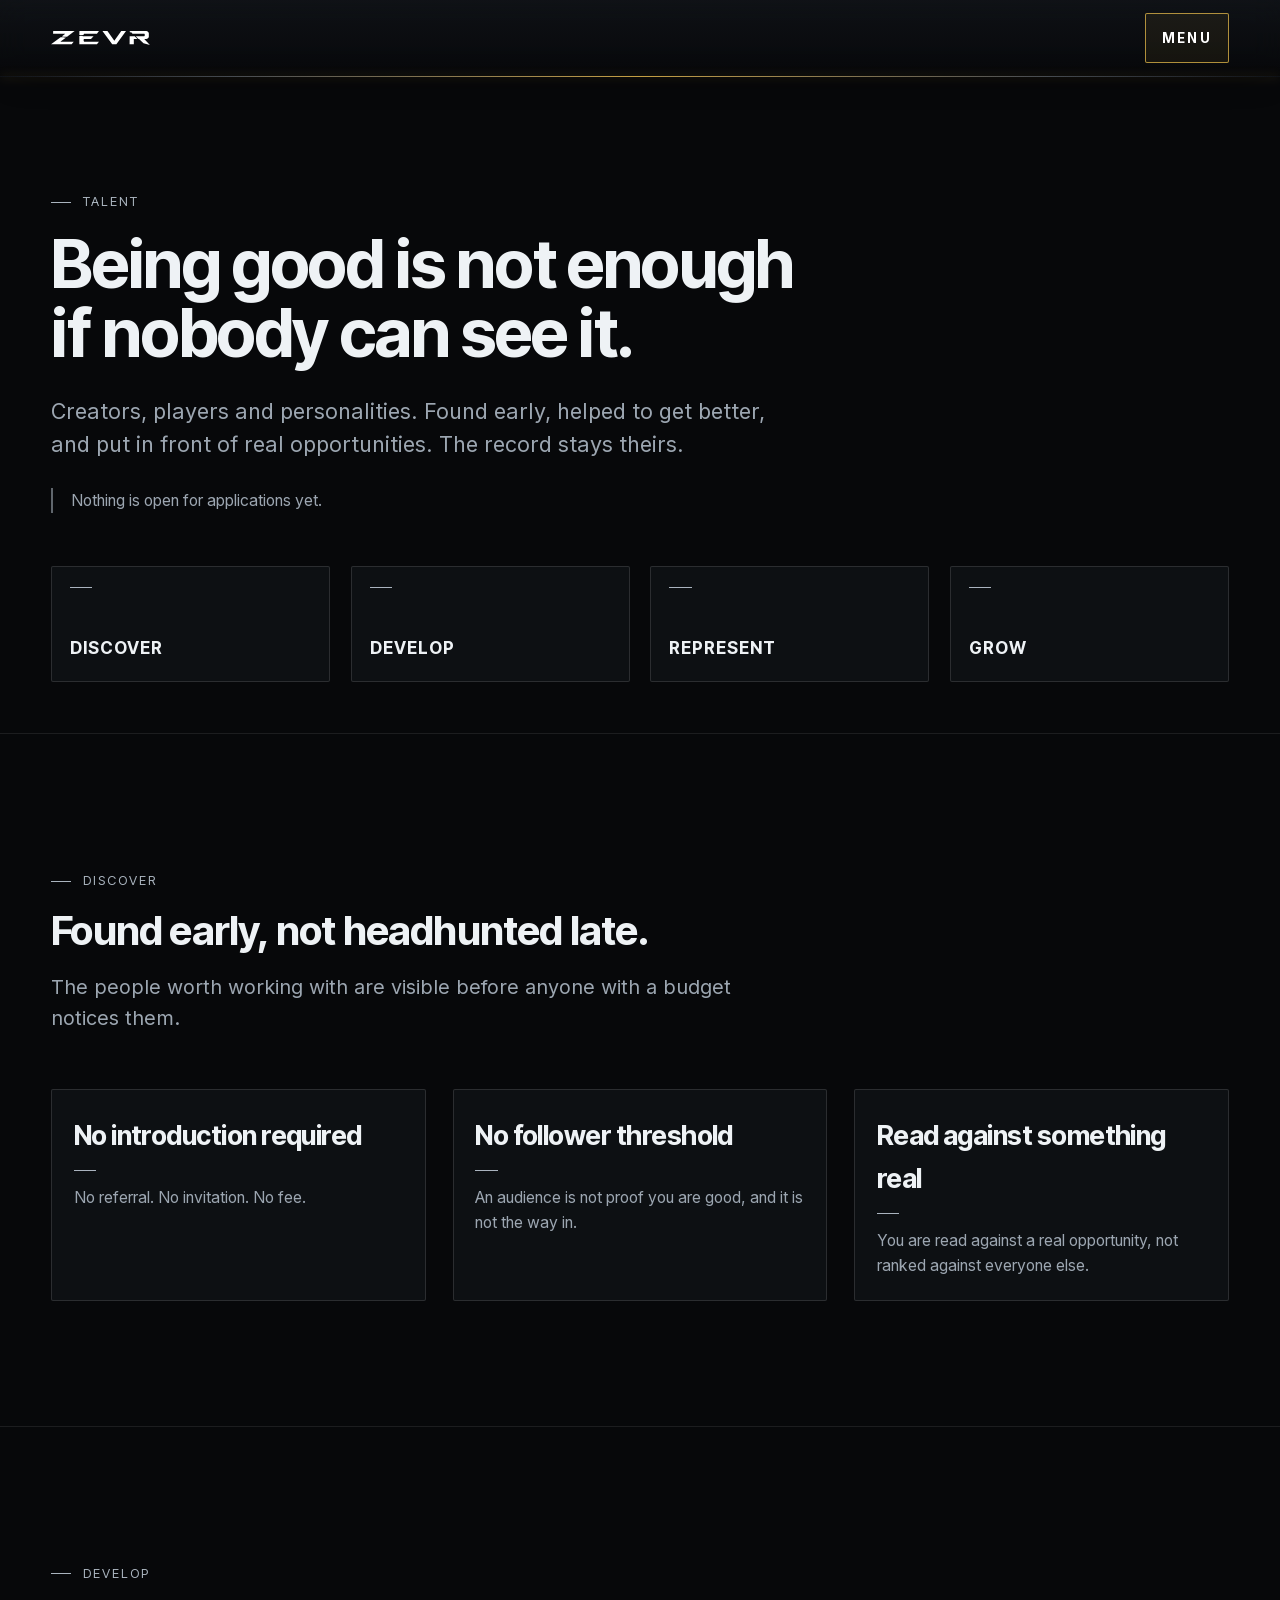
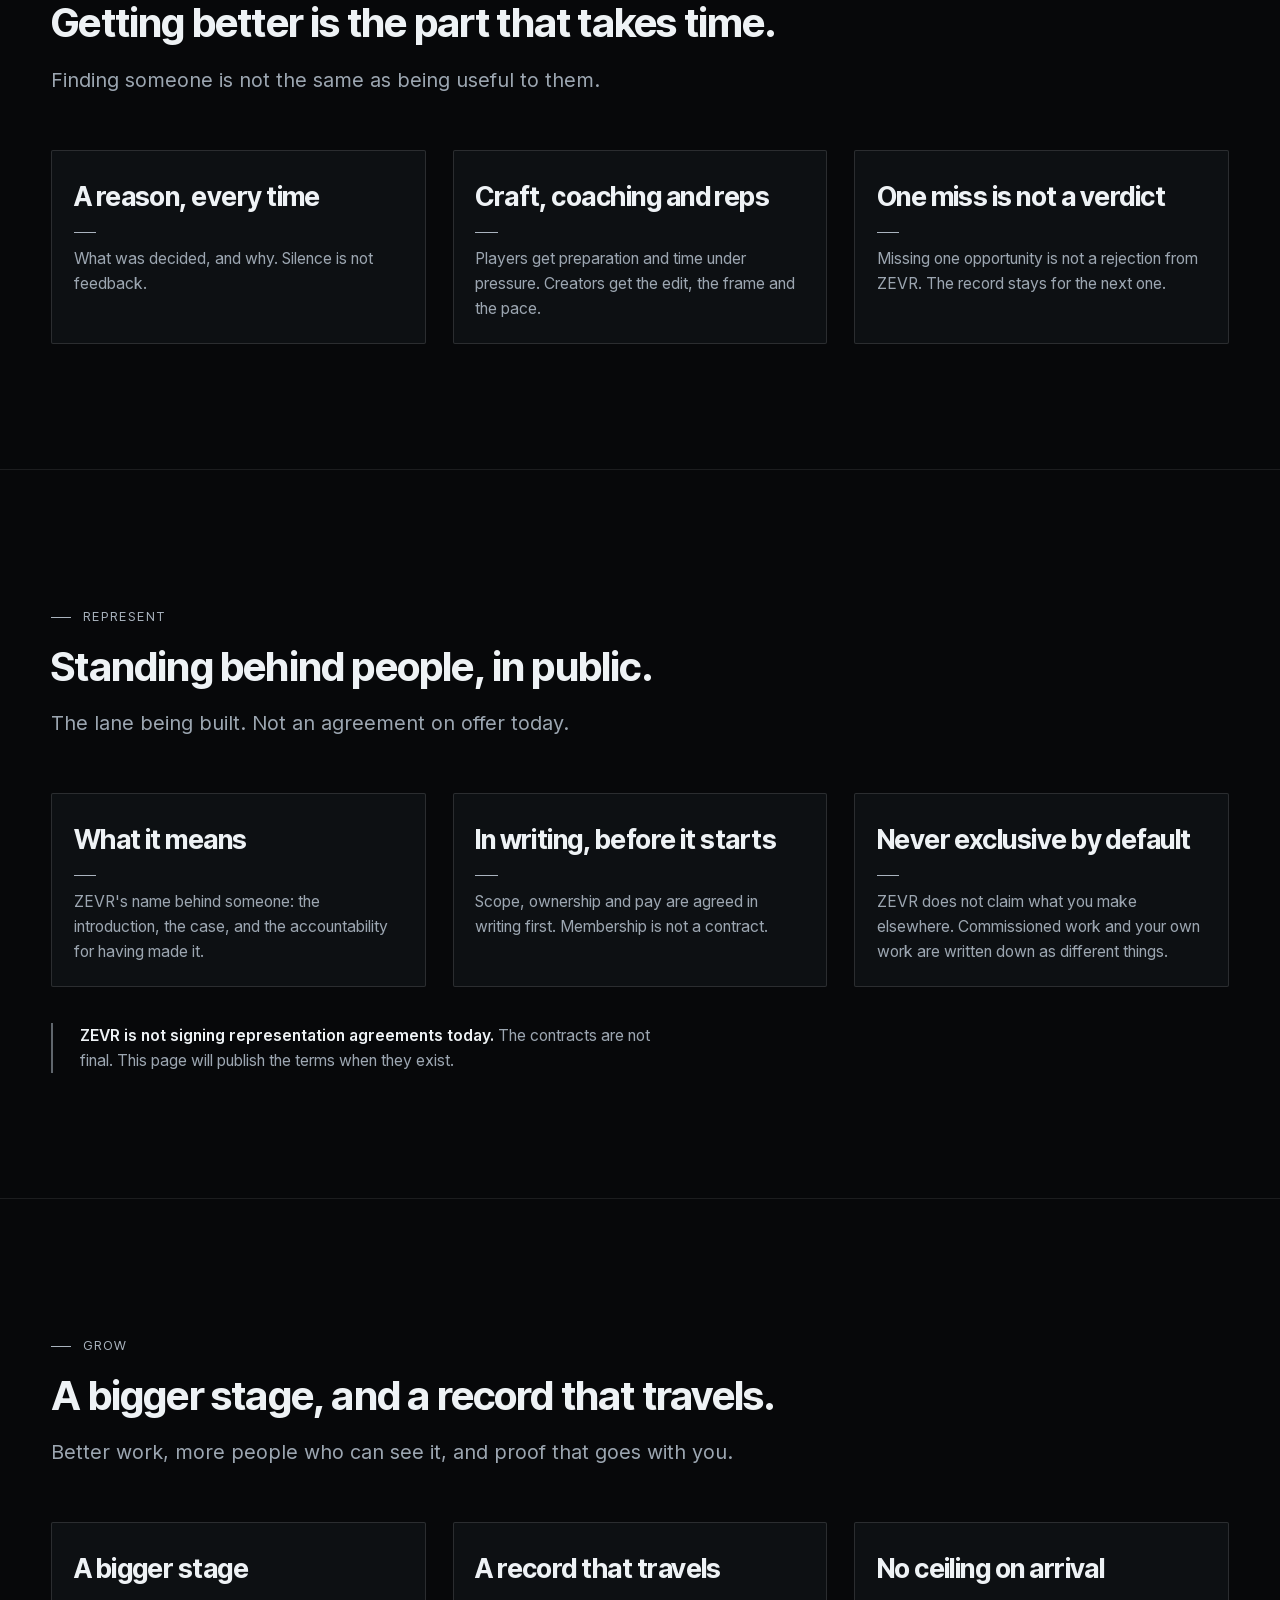
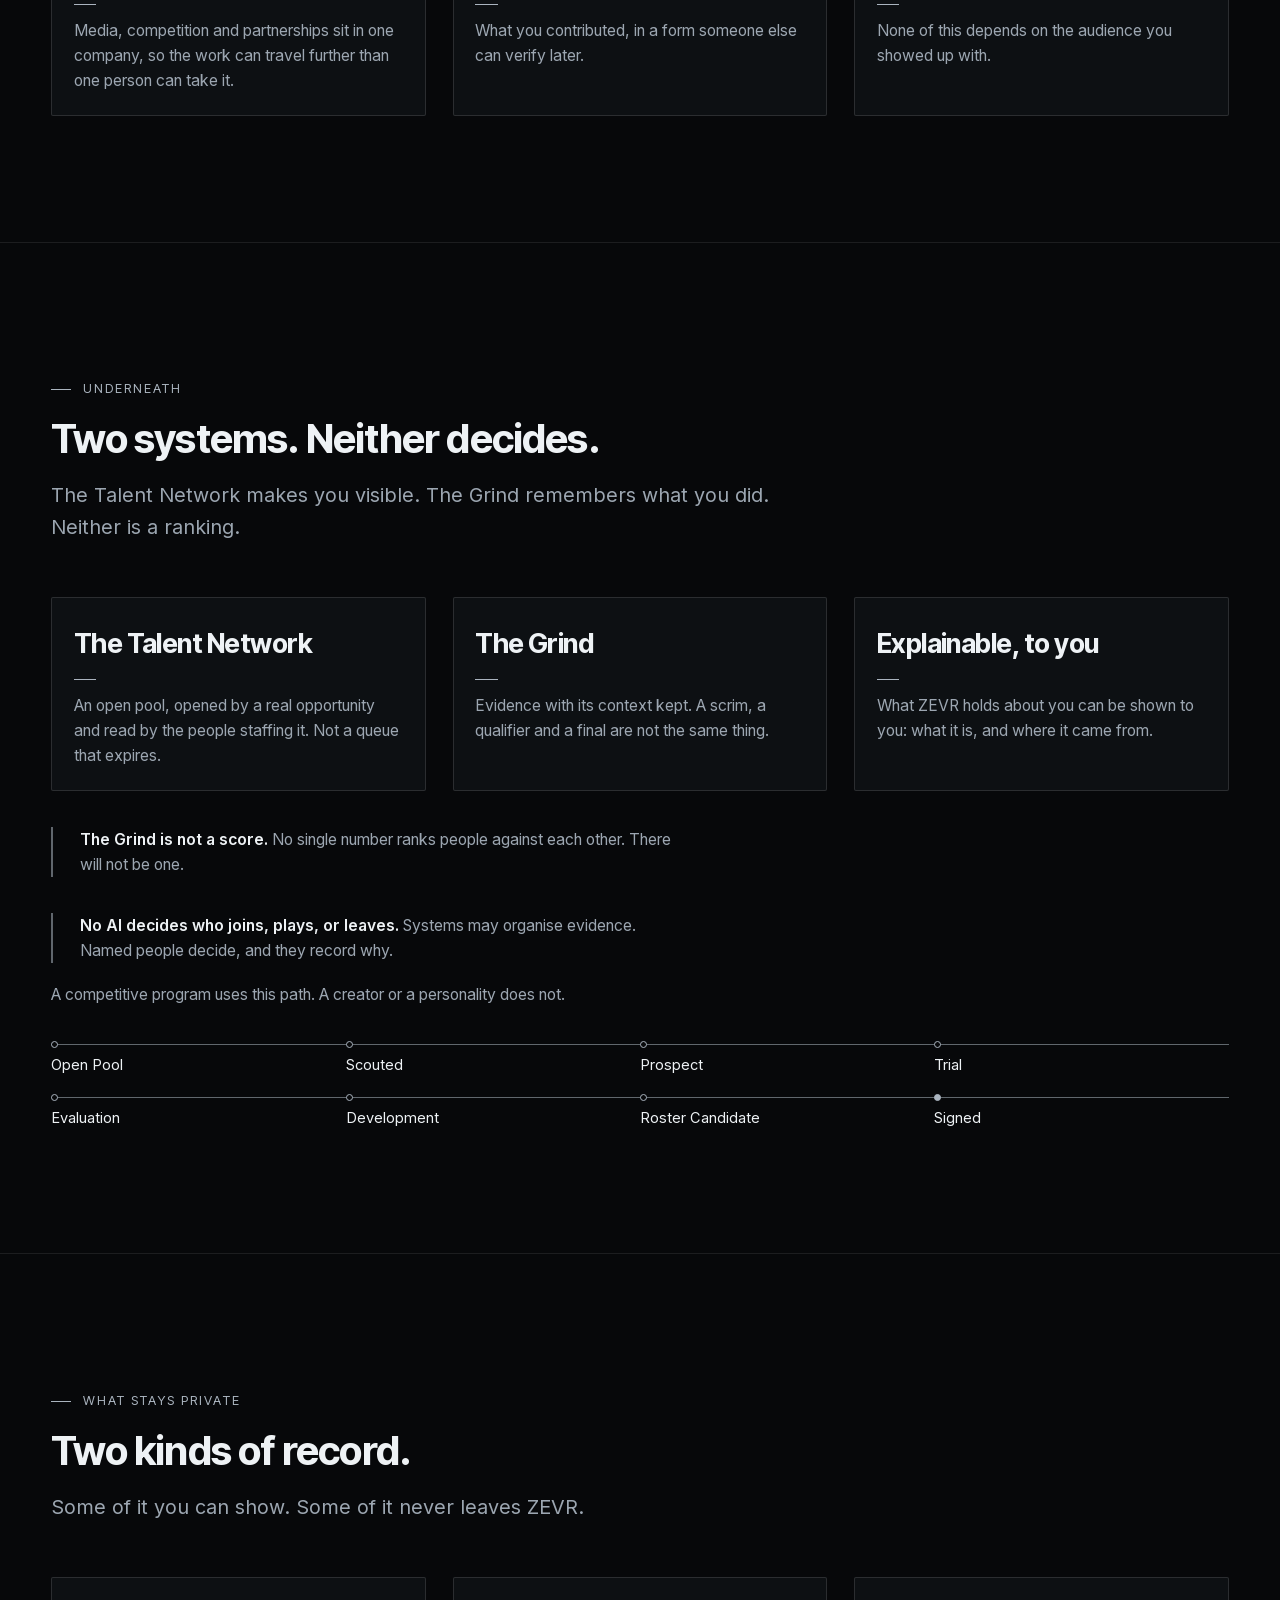
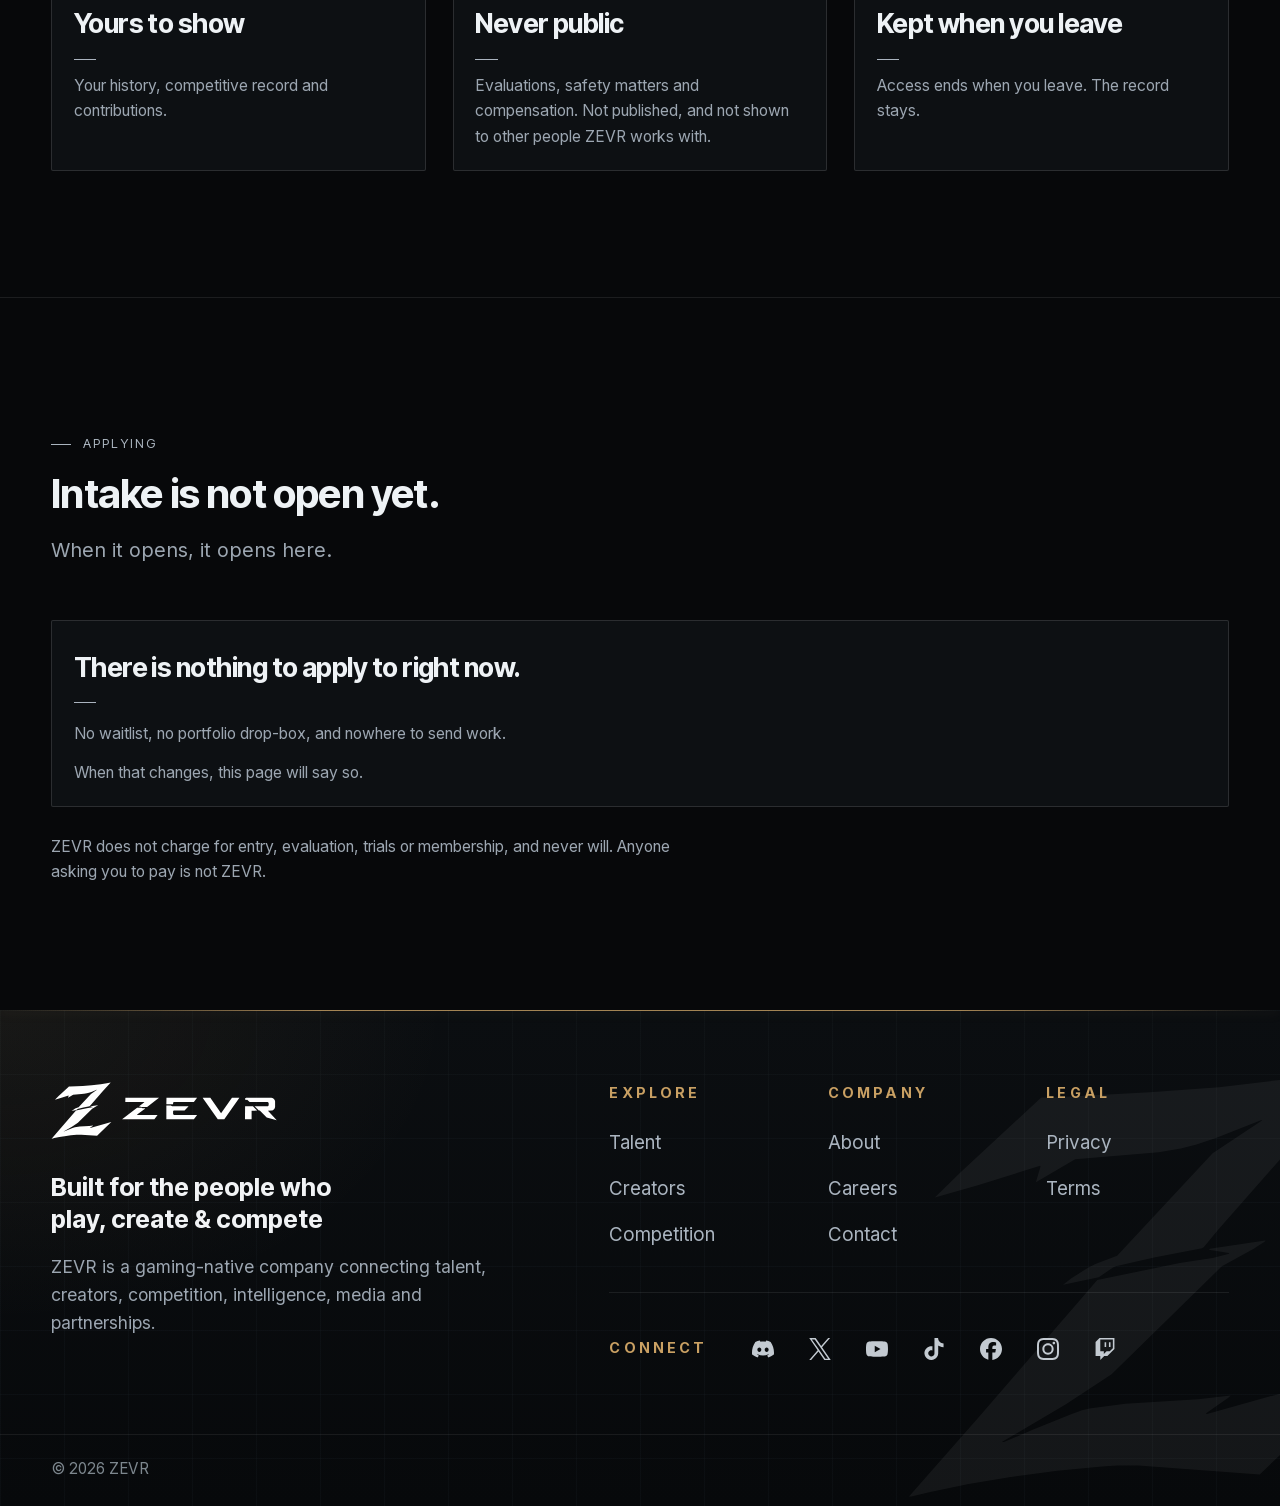
<file: talent/index.html>
<!DOCTYPE html><!--eba489aa4dbf--><html lang="en" class="__variable_f367f3 __variable_a3c0d3 __variable_0d24fa __variable_cec71e"><head><meta charSet="utf-8"/><meta http-equiv="Content-Security-Policy" content="default-src &#x27;self&#x27;; base-uri &#x27;self&#x27;; object-src &#x27;none&#x27;; form-action &#x27;none&#x27;; img-src &#x27;self&#x27; data:; font-src &#x27;self&#x27;; style-src &#x27;self&#x27; &#x27;unsafe-inline&#x27;; script-src &#x27;self&#x27; &#x27;unsafe-inline&#x27;; connect-src &#x27;self&#x27;; frame-src &#x27;none&#x27;; worker-src &#x27;self&#x27;; manifest-src &#x27;self&#x27;; upgrade-insecure-requests"/><meta name="viewport" content="width=device-width, initial-scale=1"/><link rel="preload" as="image" href="/brand/ZEVR-WORDMARK-MASTER-REVERSE.svg"/><link rel="stylesheet" href="/_next/static/css/01b8594a74a07376.css" data-precedence="next"/><link rel="stylesheet" href="/_next/static/css/467e441ec2abd9d5.css" data-precedence="next"/><link rel="stylesheet" href="/_next/static/css/f3df66085141ae6e.css" data-precedence="next"/><link rel="stylesheet" href="/_next/static/css/9b7cc2643c0af046.css" data-precedence="next"/><link rel="preload" as="script" fetchPriority="low" href="/_next/static/chunks/webpack-6882ec653489bbad.js"/><script src="/_next/static/chunks/4bd1b696-c023c6e3521b1417.js" async=""></script><script src="/_next/static/chunks/255-a85cef9cc3a04b12.js" async=""></script><script src="/_next/static/chunks/main-app-f8df598347a85e9b.js" async=""></script><script src="/_next/static/chunks/app/layout-259dae2417cb798e.js" async=""></script><script src="/_next/static/chunks/app/not-found-e5f9a73895d730ea.js" async=""></script><meta name="theme-color" content="#07080A"/><title>Talent · ZEVR</title><meta name="description" content="How ZEVR discovers, develops and grows creators, players and personalities, and how contribution is recorded without turning people into scores."/><meta name="application-name" content="ZEVR"/><meta name="referrer" content="strict-origin-when-cross-origin"/><meta name="robots" content="index, follow"/><link rel="canonical" href="https://zevr.gg/talent/"/><meta property="og:title" content="Talent"/><meta property="og:description" content="How ZEVR discovers, develops and grows creators, players and personalities, and how contribution is recorded without turning people into scores."/><meta property="og:url" content="https://zevr.gg/talent/"/><meta property="og:site_name" content="ZEVR"/><meta property="og:image" content="https://zevr.gg/og-1200x630.png"/><meta property="og:image:width" content="1200"/><meta property="og:image:height" content="630"/><meta property="og:image:alt" content="The ZEVR Forged Z on a dark field."/><meta property="og:type" content="website"/><meta name="twitter:card" content="summary_large_image"/><meta name="twitter:title" content="Talent"/><meta name="twitter:description" content="How ZEVR discovers, develops and grows creators, players and personalities, and how contribution is recorded without turning people into scores."/><meta name="twitter:image" content="https://zevr.gg/og-1200x630.png"/><link rel="icon" href="/icon.png?ed616ae502bbf61e" type="image/png" sizes="256x256"/><script src="/_next/static/chunks/polyfills-42372ed130431b0a.js" noModule=""></script></head><body><div hidden=""><!--$--><!--/$--></div><script>(function(){var d=document.documentElement;try{d.setAttribute('data-js','');if(!('IntersectionObserver' in window))return;if(window.matchMedia&&window.matchMedia('(prefers-reduced-motion: reduce)').matches)return;d.setAttribute('data-reveal','armed');setTimeout(function(){if(d.getAttribute('data-reveal')==='armed')d.removeAttribute('data-reveal')},2500)}catch(e){d.removeAttribute('data-reveal')}})();</script><div class="public_shell__0fFbZ"><a class="public_skip__I34RB" href="#main">Skip to content</a><header class="SiteHeader_header__o00N_ SiteHeader_solid__GdlHb"><div class="SiteHeader_inner__I2_ct"><a class="SiteHeader_home___Udff" href="/" aria-label="ZEVR home"><img class="ZevrMark_mark__MMJmv SiteHeader_mark__0tIcP" src="/brand/ZEVR-WORDMARK-MASTER-REVERSE.svg" width="1496" height="217" loading="eager" decoding="async" alt="" aria-hidden="true"/></a><nav class="SiteHeader_desktopNav__EOqAl" aria-label="Primary"><ul class="SiteHeader_list__rX5Ze"><li><a class="SiteHeader_link__a7Cse" href="/about/">About</a></li><li><a class="SiteHeader_link__a7Cse SiteHeader_active__I0QFj" href="/talent/" aria-current="page">Talent</a></li><li><a class="SiteHeader_link__a7Cse" href="/creators/">Creators</a></li><li><a class="SiteHeader_link__a7Cse" href="/compete/">Competition</a></li><li><a class="SiteHeader_link__a7Cse" href="/#partners">Partnerships</a></li><li><a class="SiteHeader_link__a7Cse" href="/contact/">Contact</a></li></ul></nav><div class="SiteHeader_actions__Va_lB"><a class="SiteHeader_work__jPMdn" href="/contact/#work"><span class="SiteHeader_workLabel__k4QgU">Work With ZEVR</span><span class="SiteHeader_workArrow__YPyM0" aria-hidden="true"></span></a><button type="button" class="SiteHeader_menuBtn__I7ppF" aria-expanded="false" aria-controls="_R_4lb_" aria-haspopup="dialog">Menu</button></div></div></header><main id="main" class="public_main__UgfPB"><header class="PageHeader_header__5k15o"><div class="PageHeader_inner__fohR_"><p class="PageHeader_eyebrow__ReYNS">Talent</p><h1 class="PageHeader_title__F_i_J">Being good is not enough if nobody can see it.</h1><p class="PageHeader_lede__FyB8Q">Creators, players and personalities. Found early, helped to get better, and put in front of real opportunities. The record stays theirs.</p><p class="PageHeader_status__hLZYa">Nothing is open for applications yet.</p></div></header><nav class="talent_lanes__adRvl" aria-label="On this page"><a class="talent_lane__Jmtuf" href="#discover">Discover</a><a class="talent_lane__Jmtuf" href="#develop">Develop</a><a class="talent_lane__Jmtuf" href="#represent">Represent</a><a class="talent_lane__Jmtuf" href="#grow">Grow</a></nav><section class="Section_section__HA3Gm" id="discover" aria-labelledby="discover-title"><div class="Section_inner__oBGCP"><header class="Section_head__vGqqr"><p class="Section_marker__iQSb2"><span class="Section_eyebrow__QQS7b">Discover</span></p><h2 id="discover-title" class="Section_title__POkTm">Found early, not headhunted late.</h2><p class="Section_intro__dyc9s">The people worth working with are visible before anyone with a budget notices them.</p></header><div class="Blocks_grid__HR_Mt"><article class="Blocks_panel__WXXdf"><h3 class="Blocks_panelTitle__1UwKv">No introduction required</h3><div class="Blocks_panelBody__bsU4u"><p>No referral. No invitation. No fee.</p></div></article><article class="Blocks_panel__WXXdf"><h3 class="Blocks_panelTitle__1UwKv">No follower threshold</h3><div class="Blocks_panelBody__bsU4u"><p>An audience is not proof you are good, and it is not the way in.</p></div></article><article class="Blocks_panel__WXXdf"><h3 class="Blocks_panelTitle__1UwKv">Read against something real</h3><div class="Blocks_panelBody__bsU4u"><p>You are read against a real opportunity, not ranked against everyone else.</p></div></article></div></div></section><section class="Section_section__HA3Gm" id="develop" aria-labelledby="develop-title"><div class="Section_inner__oBGCP"><header class="Section_head__vGqqr"><p class="Section_marker__iQSb2"><span class="Section_eyebrow__QQS7b">Develop</span></p><h2 id="develop-title" class="Section_title__POkTm">Getting better is the part that takes time.</h2><p class="Section_intro__dyc9s">Finding someone is not the same as being useful to them.</p></header><div class="Blocks_grid__HR_Mt"><article class="Blocks_panel__WXXdf"><h3 class="Blocks_panelTitle__1UwKv">A reason, every time</h3><div class="Blocks_panelBody__bsU4u"><p>What was decided, and why. Silence is not feedback.</p></div></article><article class="Blocks_panel__WXXdf"><h3 class="Blocks_panelTitle__1UwKv">Craft, coaching and reps</h3><div class="Blocks_panelBody__bsU4u"><p>Players get preparation and time under pressure. Creators get the edit, the frame and the pace.</p></div></article><article class="Blocks_panel__WXXdf"><h3 class="Blocks_panelTitle__1UwKv">One miss is not a verdict</h3><div class="Blocks_panelBody__bsU4u"><p>Missing one opportunity is not a rejection from ZEVR. The record stays for the next one.</p></div></article></div></div></section><section class="Section_section__HA3Gm" id="represent" aria-labelledby="represent-title"><div class="Section_inner__oBGCP"><header class="Section_head__vGqqr"><p class="Section_marker__iQSb2"><span class="Section_eyebrow__QQS7b">Represent</span></p><h2 id="represent-title" class="Section_title__POkTm">Standing behind people, in public.</h2><p class="Section_intro__dyc9s">The lane being built. Not an agreement on offer today.</p></header><div class="Blocks_grid__HR_Mt"><article class="Blocks_panel__WXXdf"><h3 class="Blocks_panelTitle__1UwKv">What it means</h3><div class="Blocks_panelBody__bsU4u"><p>ZEVR&#x27;s name behind someone: the introduction, the case, and the accountability for having made it.</p></div></article><article class="Blocks_panel__WXXdf"><h3 class="Blocks_panelTitle__1UwKv">In writing, before it starts</h3><div class="Blocks_panelBody__bsU4u"><p>Scope, ownership and pay are agreed in writing first. Membership is not a contract.</p></div></article><article class="Blocks_panel__WXXdf"><h3 class="Blocks_panelTitle__1UwKv">Never exclusive by default</h3><div class="Blocks_panelBody__bsU4u"><p>ZEVR does not claim what you make elsewhere. Commissioned work and your own work are written down as different things.</p></div></article></div><p class="Blocks_commitment__9V3fC"><strong class="Blocks_strong__prpGM">ZEVR is not signing representation agreements today.</strong> <!-- -->The contracts are not final. This page will publish the terms when they exist.</p></div></section><section class="Section_section__HA3Gm" id="grow" aria-labelledby="grow-title"><div class="Section_inner__oBGCP"><header class="Section_head__vGqqr"><p class="Section_marker__iQSb2"><span class="Section_eyebrow__QQS7b">Grow</span></p><h2 id="grow-title" class="Section_title__POkTm">A bigger stage, and a record that travels.</h2><p class="Section_intro__dyc9s">Better work, more people who can see it, and proof that goes with you.</p></header><div class="Blocks_grid__HR_Mt"><article class="Blocks_panel__WXXdf"><h3 class="Blocks_panelTitle__1UwKv">A bigger stage</h3><div class="Blocks_panelBody__bsU4u"><p>Media, competition and partnerships sit in one company, so the work can travel further than one person can take it.</p></div></article><article class="Blocks_panel__WXXdf"><h3 class="Blocks_panelTitle__1UwKv">A record that travels</h3><div class="Blocks_panelBody__bsU4u"><p>What you contributed, in a form someone else can verify later.</p></div></article><article class="Blocks_panel__WXXdf"><h3 class="Blocks_panelTitle__1UwKv">No ceiling on arrival</h3><div class="Blocks_panelBody__bsU4u"><p>None of this depends on the audience you showed up with.</p></div></article></div></div></section><section class="Section_section__HA3Gm" id="system" aria-labelledby="system-title"><div class="Section_inner__oBGCP"><header class="Section_head__vGqqr"><p class="Section_marker__iQSb2"><span class="Section_eyebrow__QQS7b">Underneath</span></p><h2 id="system-title" class="Section_title__POkTm">Two systems. Neither decides.</h2><p class="Section_intro__dyc9s">The Talent Network makes you visible. The Grind remembers what you did. Neither is a ranking.</p></header><div class="Blocks_grid__HR_Mt"><article class="Blocks_panel__WXXdf"><h3 class="Blocks_panelTitle__1UwKv">The Talent Network</h3><div class="Blocks_panelBody__bsU4u"><p>An open pool, opened by a real opportunity and read by the people staffing it. Not a queue that expires.</p></div></article><article class="Blocks_panel__WXXdf"><h3 class="Blocks_panelTitle__1UwKv">The Grind</h3><div class="Blocks_panelBody__bsU4u"><p>Evidence with its context kept. A scrim, a qualifier and a final are not the same thing.</p></div></article><article class="Blocks_panel__WXXdf"><h3 class="Blocks_panelTitle__1UwKv">Explainable, to you</h3><div class="Blocks_panelBody__bsU4u"><p>What ZEVR holds about you can be shown to you: what it is, and where it came from.</p></div></article></div><p class="Blocks_commitment__9V3fC"><strong class="Blocks_strong__prpGM">The Grind is not a score.</strong> <!-- -->No single number ranks people against each other. There will not be one.</p><p class="Blocks_commitment__9V3fC"><strong class="Blocks_strong__prpGM">No AI decides who joins, plays, or leaves.</strong> <!-- -->Systems may organise evidence. Named people decide, and they record why.</p><p>A competitive program uses this path. A creator or a personality does not.</p><ol role="list" class="Blocks_steps__GtIW7" aria-label="Competitive program selection path"><li class="Blocks_step__RQsHQ"><span class="Blocks_stepNode__nz29k" aria-hidden="true"></span><span class="Blocks_stepName__KiL_R">Open Pool</span></li><li class="Blocks_step__RQsHQ"><span class="Blocks_stepNode__nz29k" aria-hidden="true"></span><span class="Blocks_stepName__KiL_R">Scouted</span></li><li class="Blocks_step__RQsHQ"><span class="Blocks_stepNode__nz29k" aria-hidden="true"></span><span class="Blocks_stepName__KiL_R">Prospect</span></li><li class="Blocks_step__RQsHQ"><span class="Blocks_stepNode__nz29k" aria-hidden="true"></span><span class="Blocks_stepName__KiL_R">Trial</span></li><li class="Blocks_step__RQsHQ"><span class="Blocks_stepNode__nz29k" aria-hidden="true"></span><span class="Blocks_stepName__KiL_R">Evaluation</span></li><li class="Blocks_step__RQsHQ"><span class="Blocks_stepNode__nz29k" aria-hidden="true"></span><span class="Blocks_stepName__KiL_R">Development</span></li><li class="Blocks_step__RQsHQ"><span class="Blocks_stepNode__nz29k" aria-hidden="true"></span><span class="Blocks_stepName__KiL_R">Roster Candidate</span></li><li class="Blocks_step__RQsHQ"><span class="Blocks_stepNode__nz29k" aria-hidden="true"></span><span class="Blocks_stepName__KiL_R">Signed</span></li></ol></div></section><section class="Section_section__HA3Gm" id="privacy" aria-labelledby="privacy-title"><div class="Section_inner__oBGCP"><header class="Section_head__vGqqr"><p class="Section_marker__iQSb2"><span class="Section_eyebrow__QQS7b">What stays private</span></p><h2 id="privacy-title" class="Section_title__POkTm">Two kinds of record.</h2><p class="Section_intro__dyc9s">Some of it you can show. Some of it never leaves ZEVR.</p></header><div class="Blocks_grid__HR_Mt"><article class="Blocks_panel__WXXdf"><h3 class="Blocks_panelTitle__1UwKv">Yours to show</h3><div class="Blocks_panelBody__bsU4u"><p>Your history, competitive record and contributions.</p></div></article><article class="Blocks_panel__WXXdf"><h3 class="Blocks_panelTitle__1UwKv">Never public</h3><div class="Blocks_panelBody__bsU4u"><p>Evaluations, safety matters and compensation. Not published, and not shown to other people ZEVR works with.</p></div></article><article class="Blocks_panel__WXXdf"><h3 class="Blocks_panelTitle__1UwKv">Kept when you leave</h3><div class="Blocks_panelBody__bsU4u"><p>Access ends when you leave. The record stays.</p></div></article></div></div></section><section class="Section_section__HA3Gm" id="apply" aria-labelledby="apply-title"><div class="Section_inner__oBGCP"><header class="Section_head__vGqqr"><p class="Section_marker__iQSb2"><span class="Section_eyebrow__QQS7b">Applying</span></p><h2 id="apply-title" class="Section_title__POkTm">Intake is not open yet.</h2><p class="Section_intro__dyc9s">When it opens, it opens here.</p></header><div class="Blocks_empty__MRG3f"><p class="Blocks_emptyLead__MDHiH">There is nothing to apply to right now.</p><div class="Blocks_emptyBody__kVXmv"><p>No waitlist, no portfolio drop-box, and nowhere to send work.</p><p>When that changes, this page will say so.</p></div></div><p class="Blocks_note__MhZE4">ZEVR does not charge for entry, evaluation, trials or membership, and never will. Anyone asking you to pay is not ZEVR.</p></div></section><!--$--><!--/$--></main><footer class="SiteFooter_footer__ebaNZ"><span class="SiteFooter_watermark__mRJ4H" aria-hidden="true"><img class="ZevrMark_mark__MMJmv SiteFooter_watermarkMark__anOeM" src="/brand/ZEVR-SYMBOL-MASTER-REVERSE.svg" width="999" height="934" loading="lazy" decoding="async" alt="" aria-hidden="true"/></span><div class="SiteFooter_inner__hlMTD"><div class="SiteFooter_brand__5cPka"><img class="ZevrMark_mark__MMJmv SiteFooter_lockup___NqQQ" src="/brand/ZEVR-LOCKUP-SECONDARY-HORIZONTAL-REVERSE.svg" width="1983" height="793" loading="lazy" decoding="async" alt="ZEVR"/><p class="SiteFooter_tagline__mVRro">Built for the people who play, create &amp; compete</p><p class="SiteFooter_line__USnEV">ZEVR is a gaming-native company connecting talent, creators, competition, intelligence, media and partnerships.</p></div><div class="SiteFooter_way__mSvs3"><nav class="SiteFooter_groups__Frw7d" aria-label="Secondary"><div class="SiteFooter_group__Sb8sN"><h2 class="SiteFooter_groupTitle__SOLxR">Explore</h2><ul class="SiteFooter_links__0l8lA"><li><a href="/talent/">Talent</a></li><li><a href="/creators/">Creators</a></li><li><a href="/compete/">Competition</a></li></ul></div><div class="SiteFooter_group__Sb8sN"><h2 class="SiteFooter_groupTitle__SOLxR">Company</h2><ul class="SiteFooter_links__0l8lA"><li><a href="/about/">About</a></li><li><a href="/careers/">Careers</a></li><li><a href="/contact/">Contact</a></li></ul></div><div class="SiteFooter_group__Sb8sN"><h2 class="SiteFooter_groupTitle__SOLxR">Legal</h2><ul class="SiteFooter_links__0l8lA"><li><a href="/privacy/">Privacy</a></li><li><a href="/terms/">Terms</a></li></ul></div></nav><div class="SiteFooter_connect__5VkLV"><h2 class="SiteFooter_groupTitle__SOLxR">Connect</h2><ul class="SiteFooter_socials__OiUTb"><li><a href="https://discord.gg/zevr" rel="noopener noreferrer" target="_blank" aria-label="Discord"><svg viewBox="0 0 24 24" aria-hidden="true" focusable="false"><path d="M20.317 4.3698a19.7913 19.7913 0 00-4.8851-1.5152.0741.0741 0 00-.0785.0371c-.211.3753-.4447.8648-.6083 1.2495-1.8447-.2762-3.68-.2762-5.4868 0-.1636-.3933-.4058-.8742-.6177-1.2495a.077.077 0 00-.0785-.037 19.7363 19.7363 0 00-4.8852 1.515.0699.0699 0 00-.0321.0277C.5334 9.0458-.319 13.5799.0992 18.0578a.0824.0824 0 00.0312.0561c2.0528 1.5076 4.0413 2.4228 5.9929 3.0294a.0777.0777 0 00.0842-.0276c.4616-.6304.8731-1.2952 1.226-1.9942a.076.076 0 00-.0416-.1057c-.6528-.2476-1.2743-.5495-1.8722-.8923a.077.077 0 01-.0076-.1277c.1258-.0943.2517-.1923.3718-.2914a.0743.0743 0 01.0776-.0105c3.9278 1.7933 8.18 1.7933 12.0614 0a.0739.0739 0 01.0785.0095c.1202.099.246.1981.3728.2924a.077.077 0 01-.0066.1276 12.2986 12.2986 0 01-1.873.8914.0766.0766 0 00-.0407.1067c.3604.698.7719 1.3628 1.225 1.9932a.076.076 0 00.0842.0286c1.961-.6067 3.9495-1.5219 6.0023-3.0294a.077.077 0 00.0313-.0552c.5004-5.177-.8382-9.6739-3.5485-13.6604a.061.061 0 00-.0312-.0286zM8.02 15.3312c-1.1825 0-2.1569-1.0857-2.1569-2.419 0-1.3332.9555-2.4189 2.157-2.4189 1.2108 0 2.1757 1.0952 2.1568 2.419 0 1.3332-.9555 2.4189-2.1569 2.4189zm7.9748 0c-1.1825 0-2.1569-1.0857-2.1569-2.419 0-1.3332.9554-2.4189 2.1569-2.4189 1.2108 0 2.1757 1.0952 2.1568 2.419 0 1.3332-.946 2.4189-2.1568 2.4189Z"></path></svg><span class="SiteFooter_socialName__akoFr" aria-hidden="true">Discord</span></a></li><li><a href="https://x.com/TeamZevr" rel="noopener noreferrer" target="_blank" aria-label="X"><svg viewBox="0 0 24 24" aria-hidden="true" focusable="false"><path d="M14.234 10.162 22.977 0h-2.072l-7.591 8.824L7.251 0H.258l9.168 13.343L.258 24H2.33l8.016-9.318L16.749 24h6.993zm-2.837 3.299-.929-1.329L3.076 1.56h3.182l5.965 8.532.929 1.329 7.754 11.09h-3.182z"></path></svg><span class="SiteFooter_socialName__akoFr" aria-hidden="true">X</span></a></li><li><a href="https://www.youtube.com/@zevrgg" rel="noopener noreferrer" target="_blank" aria-label="YouTube"><svg viewBox="0 0 24 24" aria-hidden="true" focusable="false"><path d="M23.498 6.186a3.016 3.016 0 0 0-2.122-2.136C19.505 3.545 12 3.545 12 3.545s-7.505 0-9.377.505A3.017 3.017 0 0 0 .502 6.186C0 8.07 0 12 0 12s0 3.93.502 5.814a3.016 3.016 0 0 0 2.122 2.136c1.871.505 9.376.505 9.376.505s7.505 0 9.377-.505a3.015 3.015 0 0 0 2.122-2.136C24 15.93 24 12 24 12s0-3.93-.502-5.814zM9.545 15.568V8.432L15.818 12l-6.273 3.568z"></path></svg><span class="SiteFooter_socialName__akoFr" aria-hidden="true">YouTube</span></a></li><li><a href="https://www.tiktok.com/@zevr.gg" rel="noopener noreferrer" target="_blank" aria-label="TikTok"><svg viewBox="0 0 24 24" aria-hidden="true" focusable="false"><path d="M12.525.02c1.31-.02 2.61-.01 3.91-.02.08 1.53.63 3.09 1.75 4.17 1.12 1.11 2.7 1.62 4.24 1.79v4.03c-1.44-.05-2.89-.35-4.2-.97-.57-.26-1.1-.59-1.62-.93-.01 2.92.01 5.84-.02 8.75-.08 1.4-.54 2.79-1.35 3.94-1.31 1.92-3.58 3.17-5.91 3.21-1.43.08-2.86-.31-4.08-1.03-2.02-1.19-3.44-3.37-3.65-5.71-.02-.5-.03-1-.01-1.49.18-1.9 1.12-3.72 2.58-4.96 1.66-1.44 3.98-2.13 6.15-1.72.02 1.48-.04 2.96-.04 4.44-.99-.32-2.15-.23-3.02.37-.63.41-1.11 1.04-1.36 1.75-.21.51-.15 1.07-.14 1.61.24 1.64 1.82 3.02 3.5 2.87 1.12-.01 2.19-.66 2.77-1.61.19-.33.4-.67.41-1.06.1-1.79.06-3.57.07-5.36.01-4.03-.01-8.05.02-12.07z"></path></svg><span class="SiteFooter_socialName__akoFr" aria-hidden="true">TikTok</span></a></li><li><a href="https://www.facebook.com/profile.php?id=61594079623293" rel="noopener noreferrer" target="_blank" aria-label="Facebook"><svg viewBox="0 0 24 24" aria-hidden="true" focusable="false"><path d="M9.101 23.691v-7.98H6.627v-3.667h2.474v-1.58c0-4.085 1.848-5.978 5.858-5.978.401 0 .955.042 1.468.103a8.68 8.68 0 0 1 1.141.195v3.325a8.623 8.623 0 0 0-.653-.036 26.805 26.805 0 0 0-.733-.009c-.707 0-1.259.096-1.675.309a1.686 1.686 0 0 0-.679.622c-.258.42-.374.995-.374 1.752v1.297h3.919l-.386 2.103-.287 1.564h-3.246v8.245C19.396 23.238 24 18.179 24 12.044c0-6.627-5.373-12-12-12s-12 5.373-12 12c0 5.628 3.874 10.35 9.101 11.647Z"></path></svg><span class="SiteFooter_socialName__akoFr" aria-hidden="true">Facebook</span></a></li><li><a href="https://www.instagram.com/zevrgg" rel="noopener noreferrer" target="_blank" aria-label="Instagram"><svg viewBox="0 0 24 24" aria-hidden="true" focusable="false"><path d="M7.0301.084c-1.2768.0602-2.1487.264-2.911.5634-.7888.3075-1.4575.72-2.1228 1.3877-.6652.6677-1.075 1.3368-1.3802 2.127-.2954.7638-.4956 1.6365-.552 2.914-.0564 1.2775-.0689 1.6882-.0626 4.947.0062 3.2586.0206 3.6671.0825 4.9473.061 1.2765.264 2.1482.5635 2.9107.308.7889.72 1.4573 1.388 2.1228.6679.6655 1.3365 1.0743 2.1285 1.38.7632.295 1.6361.4961 2.9134.552 1.2773.056 1.6884.069 4.9462.0627 3.2578-.0062 3.668-.0207 4.9478-.0814 1.28-.0607 2.147-.2652 2.9098-.5633.7889-.3086 1.4578-.72 2.1228-1.3881.665-.6682 1.0745-1.3378 1.3795-2.1284.2957-.7632.4966-1.636.552-2.9124.056-1.2809.0692-1.6898.063-4.948-.0063-3.2583-.021-3.6668-.0817-4.9465-.0607-1.2797-.264-2.1487-.5633-2.9117-.3084-.7889-.72-1.4568-1.3876-2.1228C21.2982 1.33 20.628.9208 19.8378.6165 19.074.321 18.2017.1197 16.9244.0645 15.6471.0093 15.236-.005 11.977.0014 8.718.0076 8.31.0215 7.0301.0839m.1402 21.6932c-1.17-.0509-1.8053-.2453-2.2287-.408-.5606-.216-.96-.4771-1.3819-.895-.422-.4178-.6811-.8186-.9-1.378-.1644-.4234-.3624-1.058-.4171-2.228-.0595-1.2645-.072-1.6442-.079-4.848-.007-3.2037.0053-3.583.0607-4.848.05-1.169.2456-1.805.408-2.2282.216-.5613.4762-.96.895-1.3816.4188-.4217.8184-.6814 1.3783-.9003.423-.1651 1.0575-.3614 2.227-.4171 1.2655-.06 1.6447-.072 4.848-.079 3.2033-.007 3.5835.005 4.8495.0608 1.169.0508 1.8053.2445 2.228.408.5608.216.96.4754 1.3816.895.4217.4194.6816.8176.9005 1.3787.1653.4217.3617 1.056.4169 2.2263.0602 1.2655.0739 1.645.0796 4.848.0058 3.203-.0055 3.5834-.061 4.848-.051 1.17-.245 1.8055-.408 2.2294-.216.5604-.4763.96-.8954 1.3814-.419.4215-.8181.6811-1.3783.9-.4224.1649-1.0577.3617-2.2262.4174-1.2656.0595-1.6448.072-4.8493.079-3.2045.007-3.5825-.006-4.848-.0608M16.953 5.5864A1.44 1.44 0 1 0 18.39 4.144a1.44 1.44 0 0 0-1.437 1.4424M5.8385 12.012c.0067 3.4032 2.7706 6.1557 6.173 6.1493 3.4026-.0065 6.157-2.7701 6.1506-6.1733-.0065-3.4032-2.771-6.1565-6.174-6.1498-3.403.0067-6.156 2.771-6.1496 6.1738M8 12.0077a4 4 0 1 1 4.008 3.9921A3.9996 3.9996 0 0 1 8 12.0077"></path></svg><span class="SiteFooter_socialName__akoFr" aria-hidden="true">Instagram</span></a></li><li><a href="https://www.twitch.tv/zevrgg" rel="noopener noreferrer" target="_blank" aria-label="Twitch"><svg viewBox="0 0 24 24" aria-hidden="true" focusable="false"><path d="M11.571 4.714h1.715v5.143H11.57zm4.715 0H18v5.143h-1.714zM6 0L1.714 4.286v15.428h5.143V24l4.286-4.286h3.428L22.286 12V0zm14.571 11.143l-3.428 3.428h-3.429l-3 3v-3H6.857V1.714h13.714Z"></path></svg><span class="SiteFooter_socialName__akoFr" aria-hidden="true">Twitch</span></a></li></ul></div></div></div><div class="SiteFooter_meta__mVLPC"><p>© <!-- -->2026<!-- --> ZEVR</p></div></footer></div><script type="application/ld+json">{"@context":"https://schema.org","@type":"Organization","name":"ZEVR","url":"https://zevr.gg","logo":"https://zevr.gg/brand/ZEVR-LOCKUP-PRIMARY-STACKED-REVERSE.svg","description":"ZEVR is a gaming-native company connecting talent, creators, competition, intelligence, media and partnerships.","sameAs":["https://discord.gg/zevr","https://x.com/TeamZevr","https://www.youtube.com/@zevrgg","https://www.tiktok.com/@zevr.gg","https://www.facebook.com/profile.php?id=61594079623293","https://www.instagram.com/zevrgg","https://www.twitch.tv/zevrgg"]}</script><script type="application/ld+json">{"@context":"https://schema.org","@type":"WebSite","name":"ZEVR","url":"https://zevr.gg","description":"ZEVR is a gaming-native company connecting talent, creators, competition, intelligence, media and partnerships.","publisher":{"@type":"Organization","name":"ZEVR","url":"https://zevr.gg"}}</script><script src="/_next/static/chunks/webpack-6882ec653489bbad.js" id="_R_" async=""></script><script>(self.__next_f=self.__next_f||[]).push([0])</script><script>self.__next_f.push([1,"1:\"$Sreact.fragment\"\n2:I[1800,[\"177\",\"static/chunks/app/layout-259dae2417cb798e.js\"],\"SiteChrome\"]\n3:I[9766,[],\"\"]\n4:I[8924,[],\"\"]\n5:I[2619,[\"345\",\"static/chunks/app/not-found-e5f9a73895d730ea.js\"],\"\"]\n14:I[7150,[],\"\"]\n:HL[\"/_next/static/css/01b8594a74a07376.css\",\"style\"]\n:HL[\"/_next/static/css/467e441ec2abd9d5.css\",\"style\"]\n:HL[\"/_next/static/css/f3df66085141ae6e.css\",\"style\"]\n:HL[\"/_next/static/css/9b7cc2643c0af046.css\",\"style\"]\n"])</script><script>self.__next_f.push([1,"0:{\"P\":null,\"b\":\"eba489aa4dbf\",\"p\":\"\",\"c\":[\"\",\"talent\",\"\"],\"i\":false,\"f\":[[[\"\",{\"children\":[\"talent\",{\"children\":[\"__PAGE__\",{}]}]},\"$undefined\",\"$undefined\",true],[\"\",[\"$\",\"$1\",\"c\",{\"children\":[[[\"$\",\"link\",\"0\",{\"rel\":\"stylesheet\",\"href\":\"/_next/static/css/01b8594a74a07376.css\",\"precedence\":\"next\",\"crossOrigin\":\"$undefined\",\"nonce\":\"$undefined\"}],[\"$\",\"link\",\"1\",{\"rel\":\"stylesheet\",\"href\":\"/_next/static/css/467e441ec2abd9d5.css\",\"precedence\":\"next\",\"crossOrigin\":\"$undefined\",\"nonce\":\"$undefined\"}],[\"$\",\"link\",\"2\",{\"rel\":\"stylesheet\",\"href\":\"/_next/static/css/f3df66085141ae6e.css\",\"precedence\":\"next\",\"crossOrigin\":\"$undefined\",\"nonce\":\"$undefined\"}]],[\"$\",\"html\",null,{\"lang\":\"en\",\"className\":\"__variable_f367f3 __variable_a3c0d3 __variable_0d24fa __variable_cec71e\",\"children\":[[\"$\",\"head\",null,{\"children\":[\"$\",\"meta\",null,{\"httpEquiv\":\"Content-Security-Policy\",\"content\":\"default-src 'self'; base-uri 'self'; object-src 'none'; form-action 'none'; img-src 'self' data:; font-src 'self'; style-src 'self' 'unsafe-inline'; script-src 'self' 'unsafe-inline'; connect-src 'self'; frame-src 'none'; worker-src 'self'; manifest-src 'self'; upgrade-insecure-requests\"}]}],[\"$\",\"body\",null,{\"children\":[[\"$\",\"script\",null,{\"dangerouslySetInnerHTML\":{\"__html\":\"(function(){var d=document.documentElement;try{d.setAttribute('data-js','');if(!('IntersectionObserver' in window))return;if(window.matchMedia\u0026\u0026window.matchMedia('(prefers-reduced-motion: reduce)').matches)return;d.setAttribute('data-reveal','armed');setTimeout(function(){if(d.getAttribute('data-reveal')==='armed')d.removeAttribute('data-reveal')},2500)}catch(e){d.removeAttribute('data-reveal')}})();\"}}],[\"$\",\"$L2\",null,{\"children\":[\"$\",\"$L3\",null,{\"parallelRouterKey\":\"children\",\"error\":\"$undefined\",\"errorStyles\":\"$undefined\",\"errorScripts\":\"$undefined\",\"template\":[\"$\",\"$L4\",null,{}],\"templateStyles\":\"$undefined\",\"templateScripts\":\"$undefined\",\"notFound\":[[\"$\",\"div\",null,{\"className\":\"page_shell__fAVH1\",\"children\":[[\"$\",\"img\",null,{\"className\":\"ZevrMark_mark__MMJmv page_mark__IpMAq\",\"src\":\"/brand/ZEVR-WORDMARK-MASTER-REVERSE.svg\",\"width\":1496,\"height\":217,\"loading\":\"eager\",\"decoding\":\"async\",\"alt\":\"ZEVR\"}],[\"$\",\"h1\",null,{\"className\":\"page_title__3jonF\",\"children\":\"Not found\"}],[\"$\",\"p\",null,{\"className\":\"page_lede__RDnn4\",\"children\":\"There is nothing at that address.\"}],[\"$\",\"p\",null,{\"className\":\"page_actions__e35f9\",\"children\":[\"$\",\"$L5\",null,{\"className\":\"page_button__vnlhW\",\"href\":\"/\",\"children\":\"Home\"}]}]]}],[[\"$\",\"link\",\"0\",{\"rel\":\"stylesheet\",\"href\":\"/_next/static/css/af9ff8ca0a9de9dd.css\",\"precedence\":\"next\",\"crossOrigin\":\"$undefined\",\"nonce\":\"$undefined\"}]]],\"forbidden\":\"$undefined\",\"unauthorized\":\"$undefined\"}]}],[\"$\",\"script\",null,{\"type\":\"application/ld+json\",\"dangerouslySetInnerHTML\":{\"__html\":\"{\\\"@context\\\":\\\"https://schema.org\\\",\\\"@type\\\":\\\"Organization\\\",\\\"name\\\":\\\"ZEVR\\\",\\\"url\\\":\\\"https://zevr.gg\\\",\\\"logo\\\":\\\"https://zevr.gg/brand/ZEVR-LOCKUP-PRIMARY-STACKED-REVERSE.svg\\\",\\\"description\\\":\\\"ZEVR is a gaming-native company connecting talent, creators, competition, intelligence, media and partnerships.\\\",\\\"sameAs\\\":[\\\"https://discord.gg/zevr\\\",\\\"https://x.com/TeamZevr\\\",\\\"https://www.youtube.com/@zevrgg\\\",\\\"https://www.tiktok.com/@zevr.gg\\\",\\\"https://www.facebook.com/profile.php?id=61594079623293\\\",\\\"https://www.instagram.com/zevrgg\\\",\\\"https://www.twitch.tv/zevrgg\\\"]}\"}}],[\"$\",\"script\",null,{\"type\":\"application/ld+json\",\"dangerouslySetInnerHTML\":{\"__html\":\"{\\\"@context\\\":\\\"https://schema.org\\\",\\\"@type\\\":\\\"WebSite\\\",\\\"name\\\":\\\"ZEVR\\\",\\\"url\\\":\\\"https://zevr.gg\\\",\\\"description\\\":\\\"ZEVR is a gaming-native company connecting talent, creators, competition, intelligence, media and partnerships.\\\",\\\"publisher\\\":{\\\"@type\\\":\\\"Organization\\\",\\\"name\\\":\\\"ZEVR\\\",\\\"url\\\":\\\"https://zevr.gg\\\"}}\"}}]]}]]}]]}],{\"children\":[\"talent\",[\"$\",\"$1\",\"c\",{\"children\":[null,[\"$\",\"$L3\",null,{\"parallelRouterKey\":\"children\",\"error\":\"$undefined\",\"errorStyles\":\"$undefined\",\"errorScripts\":\"$undefined\",\"template\":[\"$\",\"$L4\",null,{}],\"templateStyles\":\"$undefined\",\"templateScripts\":\"$undefined\",\"notFound\":\"$undefined\",\"forbidden\":\"$undefined\",\"unauthorized\":\"$undefined\"}]]}],{\"children\":[\"__PAGE__\",[\"$\",\"$1\",\"c\",{\"children\":[[[\"$\",\"header\",null,{\"className\":\"PageHeader_header__5k15o\",\"children\":[null,[\"$\",\"div\",null,{\"className\":\"PageHeader_inner__fohR_\",\"children\":[[\"$\",\"p\",null,{\"className\":\"PageHeader_eyebrow__ReYNS\",\"children\":\"Talent\"}],\"$L6\",\"$L7\",\"$L8\"]}]]}],\"$L9\",\"$La\",\"$Lb\",\"$Lc\",\"$Ld\",\"$Le\",\"$Lf\",\"$L10\"],[\"$L11\"],\"$L12\"]}],{},null,false]},null,false]},null,false],\"$L13\",false]],\"m\":\"$undefined\",\"G\":[\"$14\",[]],\"s\":false,\"S\":true}\n"])</script><script>self.__next_f.push([1,"15:I[4431,[],\"OutletBoundary\"]\n17:I[5278,[],\"AsyncMetadataOutlet\"]\n19:I[4431,[],\"ViewportBoundary\"]\n1b:I[4431,[],\"MetadataBoundary\"]\n1c:\"$Sreact.suspense\"\n6:[\"$\",\"h1\",null,{\"className\":\"PageHeader_title__F_i_J\",\"children\":\"Being good is not enough if nobody can see it.\"}]\n7:[\"$\",\"p\",null,{\"className\":\"PageHeader_lede__FyB8Q\",\"children\":\"Creators, players and personalities. Found early, helped to get better, and put in front of real opportunities. The record stays theirs.\"}]\n8:[\"$\",\"p\",null,{\"className\":\"PageHeader_status__hLZYa\",\"children\":\"Nothing is open for applications yet.\"}]\n9:[\"$\",\"nav\",null,{\"className\":\"talent_lanes__adRvl\",\"aria-label\":\"On this page\",\"children\":[[\"$\",\"a\",\"#discover\",{\"className\":\"talent_lane__Jmtuf\",\"href\":\"#discover\",\"children\":\"Discover\"}],[\"$\",\"a\",\"#develop\",{\"className\":\"talent_lane__Jmtuf\",\"href\":\"#develop\",\"children\":\"Develop\"}],[\"$\",\"a\",\"#represent\",{\"className\":\"talent_lane__Jmtuf\",\"href\":\"#represent\",\"children\":\"Represent\"}],[\"$\",\"a\",\"#grow\",{\"className\":\"talent_lane__Jmtuf\",\"href\":\"#grow\",\"children\":\"Grow\"}]]}]\n"])</script><script>self.__next_f.push([1,"a:[\"$\",\"section\",null,{\"className\":\"Section_section__HA3Gm\",\"id\":\"discover\",\"aria-labelledby\":\"discover-title\",\"children\":[\"$\",\"div\",null,{\"className\":\"Section_inner__oBGCP\",\"children\":[[\"$\",\"header\",null,{\"className\":\"Section_head__vGqqr\",\"children\":[[\"$\",\"p\",null,{\"className\":\"Section_marker__iQSb2\",\"children\":[null,[\"$\",\"span\",null,{\"className\":\"Section_eyebrow__QQS7b\",\"children\":\"Discover\"}]]}],[\"$\",\"h2\",null,{\"id\":\"discover-title\",\"className\":\"Section_title__POkTm\",\"children\":\"Found early, not headhunted late.\"}],[\"$\",\"p\",null,{\"className\":\"Section_intro__dyc9s\",\"children\":\"The people worth working with are visible before anyone with a budget notices them.\"}]]}],[\"$\",\"div\",null,{\"className\":\"Blocks_grid__HR_Mt\",\"children\":[[\"$\",\"article\",null,{\"className\":\"Blocks_panel__WXXdf\",\"children\":[[\"$\",\"h3\",null,{\"className\":\"Blocks_panelTitle__1UwKv\",\"children\":\"No introduction required\"}],[\"$\",\"div\",null,{\"className\":\"Blocks_panelBody__bsU4u\",\"children\":[\"$\",\"p\",null,{\"children\":\"No referral. No invitation. No fee.\"}]}]]}],[\"$\",\"article\",null,{\"className\":\"Blocks_panel__WXXdf\",\"children\":[[\"$\",\"h3\",null,{\"className\":\"Blocks_panelTitle__1UwKv\",\"children\":\"No follower threshold\"}],[\"$\",\"div\",null,{\"className\":\"Blocks_panelBody__bsU4u\",\"children\":[\"$\",\"p\",null,{\"children\":\"An audience is not proof you are good, and it is not the way in.\"}]}]]}],[\"$\",\"article\",null,{\"className\":\"Blocks_panel__WXXdf\",\"children\":[[\"$\",\"h3\",null,{\"className\":\"Blocks_panelTitle__1UwKv\",\"children\":\"Read against something real\"}],[\"$\",\"div\",null,{\"className\":\"Blocks_panelBody__bsU4u\",\"children\":[\"$\",\"p\",null,{\"children\":\"You are read against a real opportunity, not ranked against everyone else.\"}]}]]}]]}]]}]}]\n"])</script><script>self.__next_f.push([1,"b:[\"$\",\"section\",null,{\"className\":\"Section_section__HA3Gm\",\"id\":\"develop\",\"aria-labelledby\":\"develop-title\",\"children\":[\"$\",\"div\",null,{\"className\":\"Section_inner__oBGCP\",\"children\":[[\"$\",\"header\",null,{\"className\":\"Section_head__vGqqr\",\"children\":[[\"$\",\"p\",null,{\"className\":\"Section_marker__iQSb2\",\"children\":[null,[\"$\",\"span\",null,{\"className\":\"Section_eyebrow__QQS7b\",\"children\":\"Develop\"}]]}],[\"$\",\"h2\",null,{\"id\":\"develop-title\",\"className\":\"Section_title__POkTm\",\"children\":\"Getting better is the part that takes time.\"}],[\"$\",\"p\",null,{\"className\":\"Section_intro__dyc9s\",\"children\":\"Finding someone is not the same as being useful to them.\"}]]}],[\"$\",\"div\",null,{\"className\":\"Blocks_grid__HR_Mt\",\"children\":[[\"$\",\"article\",null,{\"className\":\"Blocks_panel__WXXdf\",\"children\":[[\"$\",\"h3\",null,{\"className\":\"Blocks_panelTitle__1UwKv\",\"children\":\"A reason, every time\"}],[\"$\",\"div\",null,{\"className\":\"Blocks_panelBody__bsU4u\",\"children\":[\"$\",\"p\",null,{\"children\":\"What was decided, and why. Silence is not feedback.\"}]}]]}],[\"$\",\"article\",null,{\"className\":\"Blocks_panel__WXXdf\",\"children\":[[\"$\",\"h3\",null,{\"className\":\"Blocks_panelTitle__1UwKv\",\"children\":\"Craft, coaching and reps\"}],[\"$\",\"div\",null,{\"className\":\"Blocks_panelBody__bsU4u\",\"children\":[\"$\",\"p\",null,{\"children\":\"Players get preparation and time under pressure. Creators get the edit, the frame and the pace.\"}]}]]}],[\"$\",\"article\",null,{\"className\":\"Blocks_panel__WXXdf\",\"children\":[[\"$\",\"h3\",null,{\"className\":\"Blocks_panelTitle__1UwKv\",\"children\":\"One miss is not a verdict\"}],[\"$\",\"div\",null,{\"className\":\"Blocks_panelBody__bsU4u\",\"children\":[\"$\",\"p\",null,{\"children\":\"Missing one opportunity is not a rejection from ZEVR. The record stays for the next one.\"}]}]]}]]}]]}]}]\n"])</script><script>self.__next_f.push([1,"c:[\"$\",\"section\",null,{\"className\":\"Section_section__HA3Gm\",\"id\":\"represent\",\"aria-labelledby\":\"represent-title\",\"children\":[\"$\",\"div\",null,{\"className\":\"Section_inner__oBGCP\",\"children\":[[\"$\",\"header\",null,{\"className\":\"Section_head__vGqqr\",\"children\":[[\"$\",\"p\",null,{\"className\":\"Section_marker__iQSb2\",\"children\":[null,[\"$\",\"span\",null,{\"className\":\"Section_eyebrow__QQS7b\",\"children\":\"Represent\"}]]}],[\"$\",\"h2\",null,{\"id\":\"represent-title\",\"className\":\"Section_title__POkTm\",\"children\":\"Standing behind people, in public.\"}],[\"$\",\"p\",null,{\"className\":\"Section_intro__dyc9s\",\"children\":\"The lane being built. Not an agreement on offer today.\"}]]}],[[\"$\",\"div\",null,{\"className\":\"Blocks_grid__HR_Mt\",\"children\":[[\"$\",\"article\",null,{\"className\":\"Blocks_panel__WXXdf\",\"children\":[[\"$\",\"h3\",null,{\"className\":\"Blocks_panelTitle__1UwKv\",\"children\":\"What it means\"}],[\"$\",\"div\",null,{\"className\":\"Blocks_panelBody__bsU4u\",\"children\":[\"$\",\"p\",null,{\"children\":\"ZEVR's name behind someone: the introduction, the case, and the accountability for having made it.\"}]}]]}],[\"$\",\"article\",null,{\"className\":\"Blocks_panel__WXXdf\",\"children\":[[\"$\",\"h3\",null,{\"className\":\"Blocks_panelTitle__1UwKv\",\"children\":\"In writing, before it starts\"}],[\"$\",\"div\",null,{\"className\":\"Blocks_panelBody__bsU4u\",\"children\":[\"$\",\"p\",null,{\"children\":\"Scope, ownership and pay are agreed in writing first. Membership is not a contract.\"}]}]]}],[\"$\",\"article\",null,{\"className\":\"Blocks_panel__WXXdf\",\"children\":[[\"$\",\"h3\",null,{\"className\":\"Blocks_panelTitle__1UwKv\",\"children\":\"Never exclusive by default\"}],[\"$\",\"div\",null,{\"className\":\"Blocks_panelBody__bsU4u\",\"children\":[\"$\",\"p\",null,{\"children\":\"ZEVR does not claim what you make elsewhere. Commissioned work and your own work are written down as different things.\"}]}]]}]]}],[\"$\",\"p\",null,{\"className\":\"Blocks_commitment__9V3fC\",\"children\":[[\"$\",\"strong\",null,{\"className\":\"Blocks_strong__prpGM\",\"children\":\"ZEVR is not signing representation agreements today.\"}],\" \",\"The contracts are not final. This page will publish the terms when they exist.\"]}]]]}]}]\n"])</script><script>self.__next_f.push([1,"d:[\"$\",\"section\",null,{\"className\":\"Section_section__HA3Gm\",\"id\":\"grow\",\"aria-labelledby\":\"grow-title\",\"children\":[\"$\",\"div\",null,{\"className\":\"Section_inner__oBGCP\",\"children\":[[\"$\",\"header\",null,{\"className\":\"Section_head__vGqqr\",\"children\":[[\"$\",\"p\",null,{\"className\":\"Section_marker__iQSb2\",\"children\":[null,[\"$\",\"span\",null,{\"className\":\"Section_eyebrow__QQS7b\",\"children\":\"Grow\"}]]}],[\"$\",\"h2\",null,{\"id\":\"grow-title\",\"className\":\"Section_title__POkTm\",\"children\":\"A bigger stage, and a record that travels.\"}],[\"$\",\"p\",null,{\"className\":\"Section_intro__dyc9s\",\"children\":\"Better work, more people who can see it, and proof that goes with you.\"}]]}],[\"$\",\"div\",null,{\"className\":\"Blocks_grid__HR_Mt\",\"children\":[[\"$\",\"article\",null,{\"className\":\"Blocks_panel__WXXdf\",\"children\":[[\"$\",\"h3\",null,{\"className\":\"Blocks_panelTitle__1UwKv\",\"children\":\"A bigger stage\"}],[\"$\",\"div\",null,{\"className\":\"Blocks_panelBody__bsU4u\",\"children\":[\"$\",\"p\",null,{\"children\":\"Media, competition and partnerships sit in one company, so the work can travel further than one person can take it.\"}]}]]}],[\"$\",\"article\",null,{\"className\":\"Blocks_panel__WXXdf\",\"children\":[[\"$\",\"h3\",null,{\"className\":\"Blocks_panelTitle__1UwKv\",\"children\":\"A record that travels\"}],[\"$\",\"div\",null,{\"className\":\"Blocks_panelBody__bsU4u\",\"children\":[\"$\",\"p\",null,{\"children\":\"What you contributed, in a form someone else can verify later.\"}]}]]}],[\"$\",\"article\",null,{\"className\":\"Blocks_panel__WXXdf\",\"children\":[[\"$\",\"h3\",null,{\"className\":\"Blocks_panelTitle__1UwKv\",\"children\":\"No ceiling on arrival\"}],[\"$\",\"div\",null,{\"className\":\"Blocks_panelBody__bsU4u\",\"children\":[\"$\",\"p\",null,{\"children\":\"None of this depends on the audience you showed up with.\"}]}]]}]]}]]}]}]\n"])</script><script>self.__next_f.push([1,"e:[\"$\",\"section\",null,{\"className\":\"Section_section__HA3Gm\",\"id\":\"system\",\"aria-labelledby\":\"system-title\",\"children\":[\"$\",\"div\",null,{\"className\":\"Section_inner__oBGCP\",\"children\":[[\"$\",\"header\",null,{\"className\":\"Section_head__vGqqr\",\"children\":[[\"$\",\"p\",null,{\"className\":\"Section_marker__iQSb2\",\"children\":[null,[\"$\",\"span\",null,{\"className\":\"Section_eyebrow__QQS7b\",\"children\":\"Underneath\"}]]}],[\"$\",\"h2\",null,{\"id\":\"system-title\",\"className\":\"Section_title__POkTm\",\"children\":\"Two systems. Neither decides.\"}],[\"$\",\"p\",null,{\"className\":\"Section_intro__dyc9s\",\"children\":\"The Talent Network makes you visible. The Grind remembers what you did. Neither is a ranking.\"}]]}],[[\"$\",\"div\",null,{\"className\":\"Blocks_grid__HR_Mt\",\"children\":[[\"$\",\"article\",null,{\"className\":\"Blocks_panel__WXXdf\",\"children\":[[\"$\",\"h3\",null,{\"className\":\"Blocks_panelTitle__1UwKv\",\"children\":\"The Talent Network\"}],[\"$\",\"div\",null,{\"className\":\"Blocks_panelBody__bsU4u\",\"children\":[\"$\",\"p\",null,{\"children\":\"An open pool, opened by a real opportunity and read by the people staffing it. Not a queue that expires.\"}]}]]}],[\"$\",\"article\",null,{\"className\":\"Blocks_panel__WXXdf\",\"children\":[[\"$\",\"h3\",null,{\"className\":\"Blocks_panelTitle__1UwKv\",\"children\":\"The Grind\"}],[\"$\",\"div\",null,{\"className\":\"Blocks_panelBody__bsU4u\",\"children\":[\"$\",\"p\",null,{\"children\":\"Evidence with its context kept. A scrim, a qualifier and a final are not the same thing.\"}]}]]}],[\"$\",\"article\",null,{\"className\":\"Blocks_panel__WXXdf\",\"children\":[[\"$\",\"h3\",null,{\"className\":\"Blocks_panelTitle__1UwKv\",\"children\":\"Explainable, to you\"}],[\"$\",\"div\",null,{\"className\":\"Blocks_panelBody__bsU4u\",\"children\":[\"$\",\"p\",null,{\"children\":\"What ZEVR holds about you can be shown to you: what it is, and where it came from.\"}]}]]}]]}],[\"$\",\"p\",null,{\"className\":\"Blocks_commitment__9V3fC\",\"children\":[[\"$\",\"strong\",null,{\"className\":\"Blocks_strong__prpGM\",\"children\":\"The Grind is not a score.\"}],\" \",\"No single number ranks people against each other. There will not be one.\"]}],[\"$\",\"p\",null,{\"className\":\"Blocks_commitment__9V3fC\",\"children\":[[\"$\",\"strong\",null,{\"className\":\"Blocks_strong__prpGM\",\"children\":\"No AI decides who joins, plays, or leaves.\"}],\" \",\"Systems may organise evidence. Named people decide, and they record why.\"]}],[\"$\",\"p\",null,{\"children\":\"A competitive program uses this path. A creator or a personality does not.\"}],[\"$\",\"ol\",null,{\"role\":\"list\",\"className\":\"Blocks_steps__GtIW7\",\"aria-label\":\"Competitive program selection path\",\"children\":[[\"$\",\"li\",\"Open Pool\",{\"className\":\"Blocks_step__RQsHQ\",\"children\":[[\"$\",\"span\",null,{\"className\":\"Blocks_stepNode__nz29k\",\"aria-hidden\":\"true\"}],[\"$\",\"span\",null,{\"className\":\"Blocks_stepName__KiL_R\",\"children\":\"Open Pool\"}]]}],[\"$\",\"li\",\"Scouted\",{\"className\":\"Blocks_step__RQsHQ\",\"children\":[[\"$\",\"span\",null,{\"className\":\"Blocks_stepNode__nz29k\",\"aria-hidden\":\"true\"}],[\"$\",\"span\",null,{\"className\":\"Blocks_stepName__KiL_R\",\"children\":\"Scouted\"}]]}],[\"$\",\"li\",\"Prospect\",{\"className\":\"Blocks_step__RQsHQ\",\"children\":[[\"$\",\"span\",null,{\"className\":\"Blocks_stepNode__nz29k\",\"aria-hidden\":\"true\"}],[\"$\",\"span\",null,{\"className\":\"Blocks_stepName__KiL_R\",\"children\":\"Prospect\"}]]}],[\"$\",\"li\",\"Trial\",{\"className\":\"Blocks_step__RQsHQ\",\"children\":[[\"$\",\"span\",null,{\"className\":\"Blocks_stepNode__nz29k\",\"aria-hidden\":\"true\"}],[\"$\",\"span\",null,{\"className\":\"Blocks_stepName__KiL_R\",\"children\":\"Trial\"}]]}],[\"$\",\"li\",\"Evaluation\",{\"className\":\"Blocks_step__RQsHQ\",\"children\":[[\"$\",\"span\",null,{\"className\":\"Blocks_stepNode__nz29k\",\"aria-hidden\":\"true\"}],[\"$\",\"span\",null,{\"className\":\"Blocks_stepName__KiL_R\",\"children\":\"Evaluation\"}]]}],[\"$\",\"li\",\"Development\",{\"className\":\"Blocks_step__RQsHQ\",\"children\":[[\"$\",\"span\",null,{\"className\":\"Blocks_stepNode__nz29k\",\"aria-hidden\":\"true\"}],[\"$\",\"span\",null,{\"className\":\"Blocks_stepName__KiL_R\",\"children\":\"Development\"}]]}],[\"$\",\"li\",\"Roster Candidate\",{\"className\":\"Blocks_step__RQsHQ\",\"children\":[[\"$\",\"span\",null,{\"className\":\"Blocks_stepNode__nz29k\",\"aria-hidden\":\"true\"}],[\"$\",\"span\",null,{\"className\":\"Blocks_stepName__KiL_R\",\"children\":\"Roster Candidate\"}]]}],[\"$\",\"li\",\"Signed\",{\"className\":\"Blocks_step__RQsHQ\",\"children\":[[\"$\",\"span\",null,{\"className\":\"Blocks_stepNode__nz29k\",\"aria-hidden\":\"true\"}],[\"$\",\"span\",null,{\"className\":\"Blocks_stepName__KiL_R\",\"children\":\"Signed\"}]]}]]}]]]}]}]\n"])</script><script>self.__next_f.push([1,"f:[\"$\",\"section\",null,{\"className\":\"Section_section__HA3Gm\",\"id\":\"privacy\",\"aria-labelledby\":\"privacy-title\",\"children\":[\"$\",\"div\",null,{\"className\":\"Section_inner__oBGCP\",\"children\":[[\"$\",\"header\",null,{\"className\":\"Section_head__vGqqr\",\"children\":[[\"$\",\"p\",null,{\"className\":\"Section_marker__iQSb2\",\"children\":[null,[\"$\",\"span\",null,{\"className\":\"Section_eyebrow__QQS7b\",\"children\":\"What stays private\"}]]}],[\"$\",\"h2\",null,{\"id\":\"privacy-title\",\"className\":\"Section_title__POkTm\",\"children\":\"Two kinds of record.\"}],[\"$\",\"p\",null,{\"className\":\"Section_intro__dyc9s\",\"children\":\"Some of it you can show. Some of it never leaves ZEVR.\"}]]}],[\"$\",\"div\",null,{\"className\":\"Blocks_grid__HR_Mt\",\"children\":[[\"$\",\"article\",null,{\"className\":\"Blocks_panel__WXXdf\",\"children\":[[\"$\",\"h3\",null,{\"className\":\"Blocks_panelTitle__1UwKv\",\"children\":\"Yours to show\"}],[\"$\",\"div\",null,{\"className\":\"Blocks_panelBody__bsU4u\",\"children\":[\"$\",\"p\",null,{\"children\":\"Your history, competitive record and contributions.\"}]}]]}],[\"$\",\"article\",null,{\"className\":\"Blocks_panel__WXXdf\",\"children\":[[\"$\",\"h3\",null,{\"className\":\"Blocks_panelTitle__1UwKv\",\"children\":\"Never public\"}],[\"$\",\"div\",null,{\"className\":\"Blocks_panelBody__bsU4u\",\"children\":[\"$\",\"p\",null,{\"children\":\"Evaluations, safety matters and compensation. Not published, and not shown to other people ZEVR works with.\"}]}]]}],[\"$\",\"article\",null,{\"className\":\"Blocks_panel__WXXdf\",\"children\":[[\"$\",\"h3\",null,{\"className\":\"Blocks_panelTitle__1UwKv\",\"children\":\"Kept when you leave\"}],[\"$\",\"div\",null,{\"className\":\"Blocks_panelBody__bsU4u\",\"children\":[\"$\",\"p\",null,{\"children\":\"Access ends when you leave. The record stays.\"}]}]]}]]}]]}]}]\n"])</script><script>self.__next_f.push([1,"10:[\"$\",\"section\",null,{\"className\":\"Section_section__HA3Gm\",\"id\":\"apply\",\"aria-labelledby\":\"apply-title\",\"children\":[\"$\",\"div\",null,{\"className\":\"Section_inner__oBGCP\",\"children\":[[\"$\",\"header\",null,{\"className\":\"Section_head__vGqqr\",\"children\":[[\"$\",\"p\",null,{\"className\":\"Section_marker__iQSb2\",\"children\":[null,[\"$\",\"span\",null,{\"className\":\"Section_eyebrow__QQS7b\",\"children\":\"Applying\"}]]}],[\"$\",\"h2\",null,{\"id\":\"apply-title\",\"className\":\"Section_title__POkTm\",\"children\":\"Intake is not open yet.\"}],[\"$\",\"p\",null,{\"className\":\"Section_intro__dyc9s\",\"children\":\"When it opens, it opens here.\"}]]}],[[\"$\",\"div\",null,{\"className\":\"Blocks_empty__MRG3f\",\"children\":[[\"$\",\"p\",null,{\"className\":\"Blocks_emptyLead__MDHiH\",\"children\":\"There is nothing to apply to right now.\"}],[\"$\",\"div\",null,{\"className\":\"Blocks_emptyBody__kVXmv\",\"children\":[[\"$\",\"p\",null,{\"children\":\"No waitlist, no portfolio drop-box, and nowhere to send work.\"}],[\"$\",\"p\",null,{\"children\":\"When that changes, this page will say so.\"}]]}]]}],[\"$\",\"p\",null,{\"className\":\"Blocks_note__MhZE4\",\"children\":\"ZEVR does not charge for entry, evaluation, trials or membership, and never will. Anyone asking you to pay is not ZEVR.\"}]]]}]}]\n"])</script><script>self.__next_f.push([1,"11:[\"$\",\"link\",\"0\",{\"rel\":\"stylesheet\",\"href\":\"/_next/static/css/9b7cc2643c0af046.css\",\"precedence\":\"next\",\"crossOrigin\":\"$undefined\",\"nonce\":\"$undefined\"}]\n12:[\"$\",\"$L15\",null,{\"children\":[\"$L16\",[\"$\",\"$L17\",null,{\"promise\":\"$@18\"}]]}]\n13:[\"$\",\"$1\",\"h\",{\"children\":[null,[[\"$\",\"$L19\",null,{\"children\":\"$L1a\"}],null],[\"$\",\"$L1b\",null,{\"children\":[\"$\",\"div\",null,{\"hidden\":true,\"children\":[\"$\",\"$1c\",null,{\"fallback\":null,\"children\":\"$L1d\"}]}]}]]}]\n"])</script><script>self.__next_f.push([1,"1a:[[\"$\",\"meta\",\"0\",{\"charSet\":\"utf-8\"}],[\"$\",\"meta\",\"1\",{\"name\":\"viewport\",\"content\":\"width=device-width, initial-scale=1\"}],[\"$\",\"meta\",\"2\",{\"name\":\"theme-color\",\"content\":\"#07080A\"}]]\n16:null\n"])</script><script>self.__next_f.push([1,"1e:I[622,[],\"IconMark\"]\n"])</script><script>self.__next_f.push([1,"18:{\"metadata\":[[\"$\",\"title\",\"0\",{\"children\":\"Talent · ZEVR\"}],[\"$\",\"meta\",\"1\",{\"name\":\"description\",\"content\":\"How ZEVR discovers, develops and grows creators, players and personalities, and how contribution is recorded without turning people into scores.\"}],[\"$\",\"meta\",\"2\",{\"name\":\"application-name\",\"content\":\"ZEVR\"}],[\"$\",\"meta\",\"3\",{\"name\":\"referrer\",\"content\":\"strict-origin-when-cross-origin\"}],[\"$\",\"meta\",\"4\",{\"name\":\"robots\",\"content\":\"index, follow\"}],[\"$\",\"link\",\"5\",{\"rel\":\"canonical\",\"href\":\"https://zevr.gg/talent/\"}],[\"$\",\"meta\",\"6\",{\"property\":\"og:title\",\"content\":\"Talent\"}],[\"$\",\"meta\",\"7\",{\"property\":\"og:description\",\"content\":\"How ZEVR discovers, develops and grows creators, players and personalities, and how contribution is recorded without turning people into scores.\"}],[\"$\",\"meta\",\"8\",{\"property\":\"og:url\",\"content\":\"https://zevr.gg/talent/\"}],[\"$\",\"meta\",\"9\",{\"property\":\"og:site_name\",\"content\":\"ZEVR\"}],[\"$\",\"meta\",\"10\",{\"property\":\"og:image\",\"content\":\"https://zevr.gg/og-1200x630.png\"}],[\"$\",\"meta\",\"11\",{\"property\":\"og:image:width\",\"content\":\"1200\"}],[\"$\",\"meta\",\"12\",{\"property\":\"og:image:height\",\"content\":\"630\"}],[\"$\",\"meta\",\"13\",{\"property\":\"og:image:alt\",\"content\":\"The ZEVR Forged Z on a dark field.\"}],[\"$\",\"meta\",\"14\",{\"property\":\"og:type\",\"content\":\"website\"}],[\"$\",\"meta\",\"15\",{\"name\":\"twitter:card\",\"content\":\"summary_large_image\"}],[\"$\",\"meta\",\"16\",{\"name\":\"twitter:title\",\"content\":\"Talent\"}],[\"$\",\"meta\",\"17\",{\"name\":\"twitter:description\",\"content\":\"How ZEVR discovers, develops and grows creators, players and personalities, and how contribution is recorded without turning people into scores.\"}],[\"$\",\"meta\",\"18\",{\"name\":\"twitter:image\",\"content\":\"https://zevr.gg/og-1200x630.png\"}],[\"$\",\"link\",\"19\",{\"rel\":\"icon\",\"href\":\"/icon.png?ed616ae502bbf61e\",\"type\":\"image/png\",\"sizes\":\"256x256\"}],[\"$\",\"$L1e\",\"20\",{}]],\"error\":null,\"digest\":\"$undefined\"}\n"])</script><script>self.__next_f.push([1,"1d:\"$18:metadata\"\n"])</script></body></html>
</file>
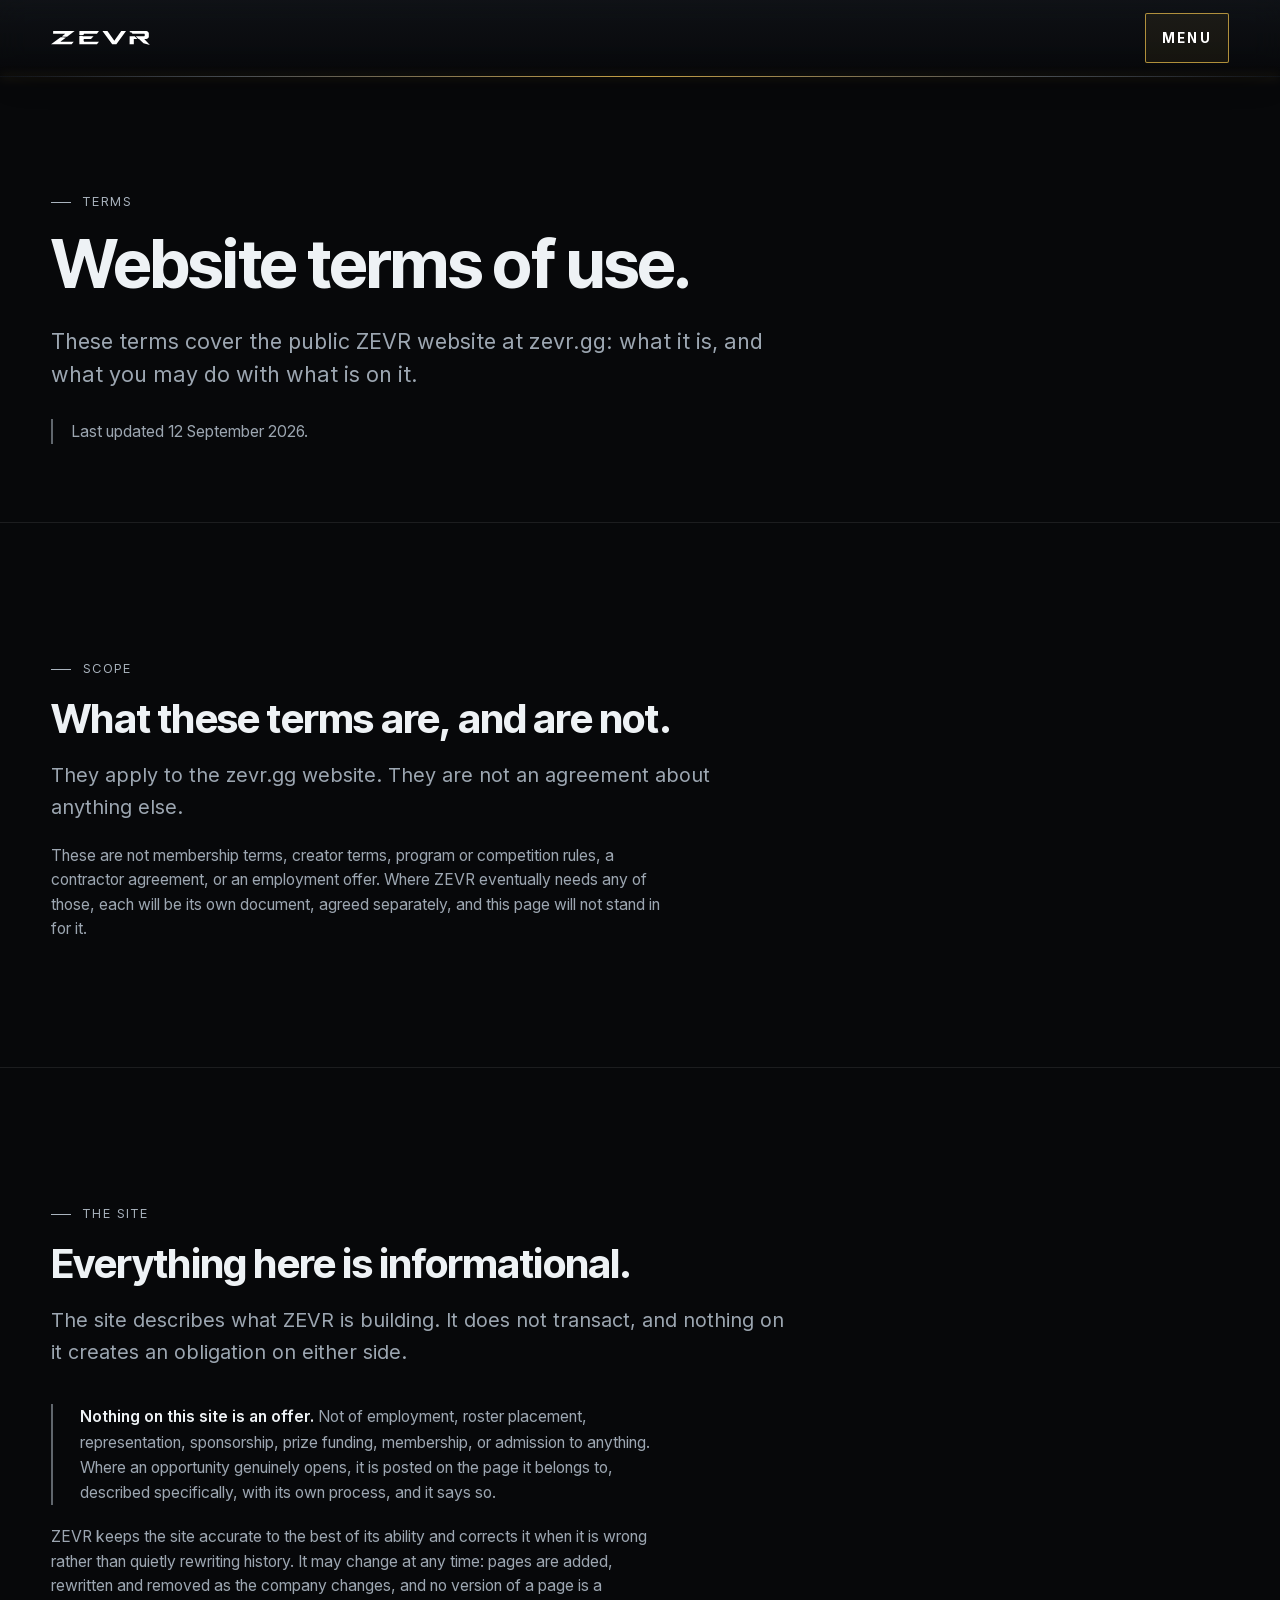
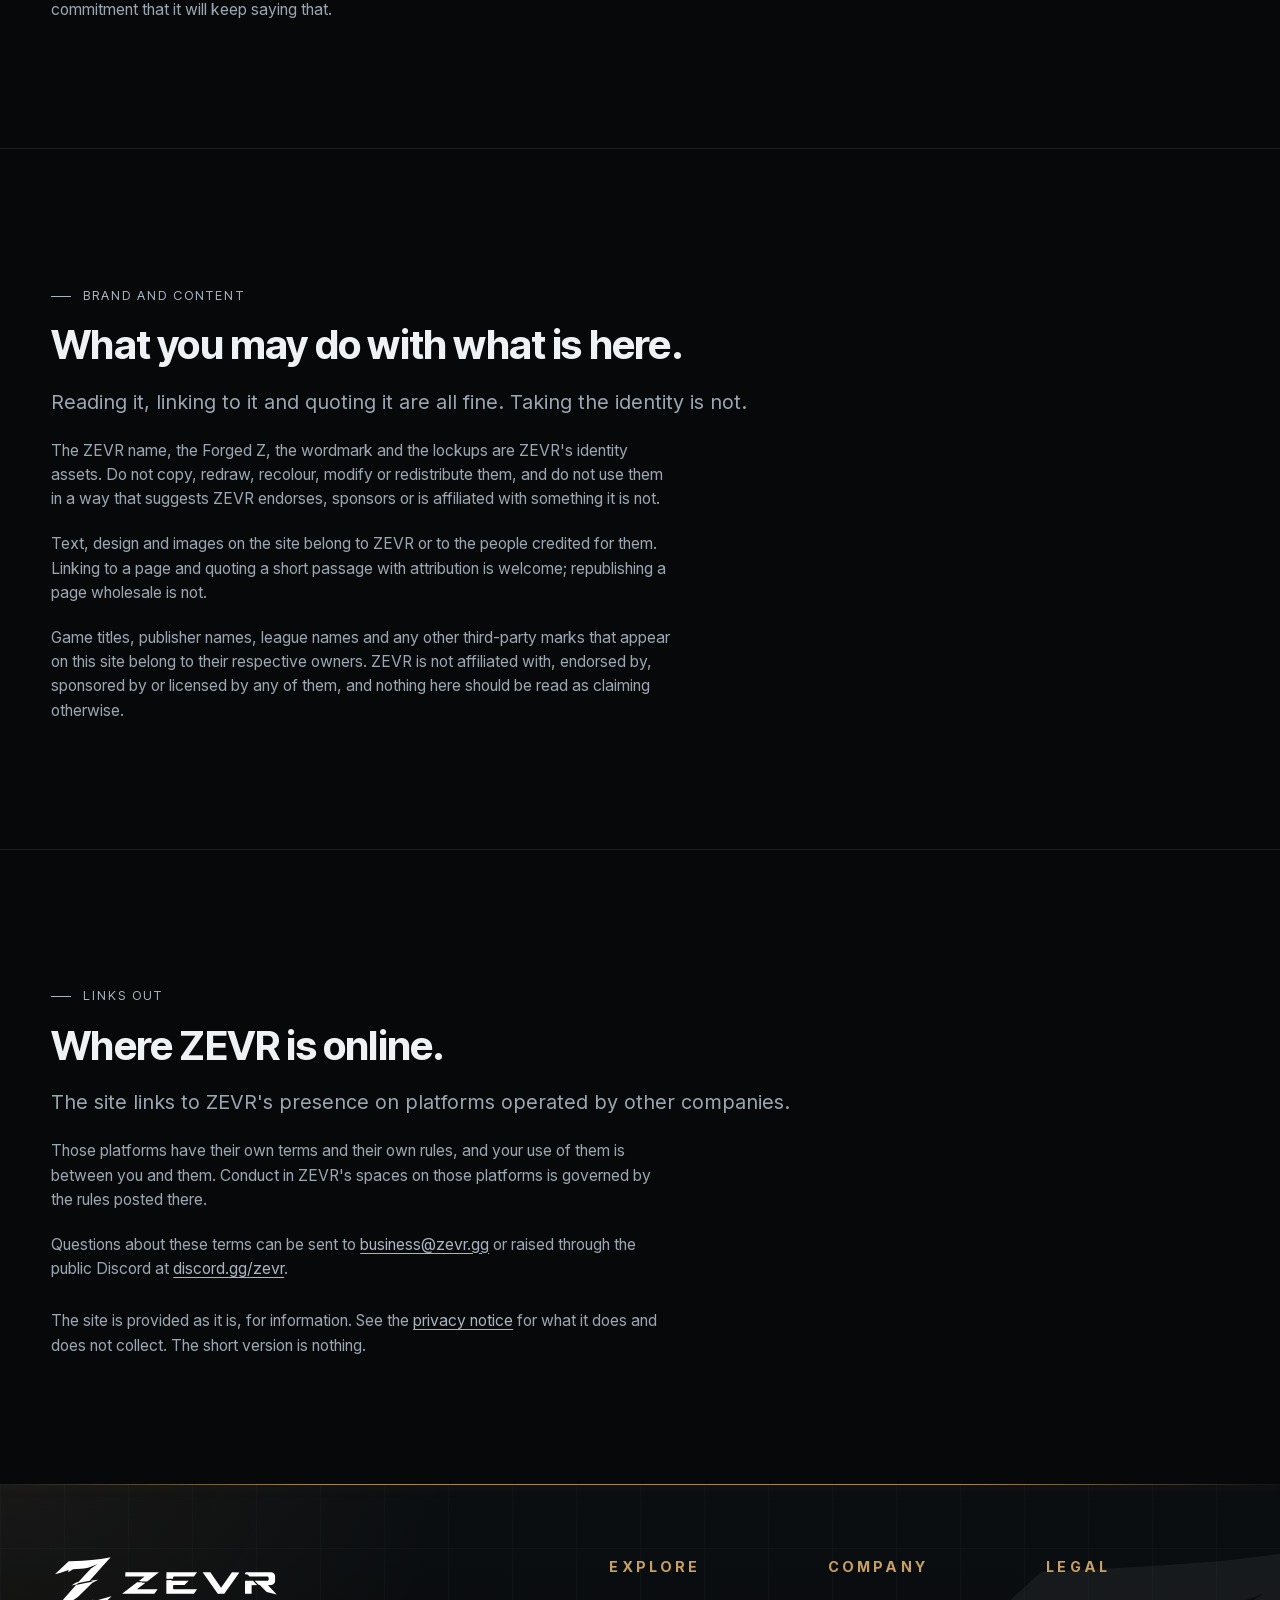
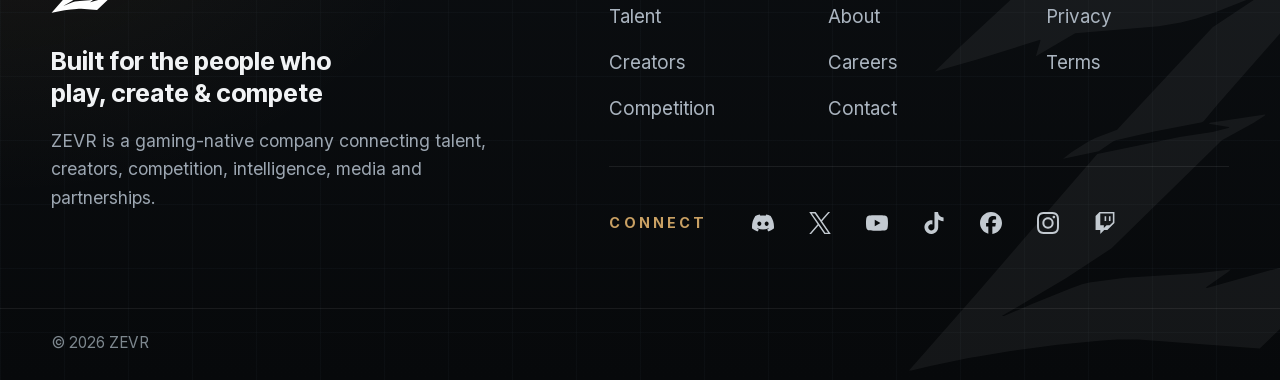
<file: terms/index.html>
<!DOCTYPE html><!--eba489aa4dbf--><html lang="en" class="__variable_f367f3 __variable_a3c0d3 __variable_0d24fa __variable_cec71e"><head><meta charSet="utf-8"/><meta http-equiv="Content-Security-Policy" content="default-src &#x27;self&#x27;; base-uri &#x27;self&#x27;; object-src &#x27;none&#x27;; form-action &#x27;none&#x27;; img-src &#x27;self&#x27; data:; font-src &#x27;self&#x27;; style-src &#x27;self&#x27; &#x27;unsafe-inline&#x27;; script-src &#x27;self&#x27; &#x27;unsafe-inline&#x27;; connect-src &#x27;self&#x27;; frame-src &#x27;none&#x27;; worker-src &#x27;self&#x27;; manifest-src &#x27;self&#x27;; upgrade-insecure-requests"/><meta name="viewport" content="width=device-width, initial-scale=1"/><link rel="preload" as="image" href="/brand/ZEVR-WORDMARK-MASTER-REVERSE.svg"/><link rel="stylesheet" href="/_next/static/css/01b8594a74a07376.css" data-precedence="next"/><link rel="stylesheet" href="/_next/static/css/467e441ec2abd9d5.css" data-precedence="next"/><link rel="stylesheet" href="/_next/static/css/f3df66085141ae6e.css" data-precedence="next"/><link rel="stylesheet" href="/_next/static/css/9b7cc2643c0af046.css" data-precedence="next"/><link rel="preload" as="script" fetchPriority="low" href="/_next/static/chunks/webpack-6882ec653489bbad.js"/><script src="/_next/static/chunks/4bd1b696-c023c6e3521b1417.js" async=""></script><script src="/_next/static/chunks/255-a85cef9cc3a04b12.js" async=""></script><script src="/_next/static/chunks/main-app-f8df598347a85e9b.js" async=""></script><script src="/_next/static/chunks/app/layout-259dae2417cb798e.js" async=""></script><script src="/_next/static/chunks/app/not-found-e5f9a73895d730ea.js" async=""></script><meta name="theme-color" content="#07080A"/><title>Terms · ZEVR</title><meta name="description" content="The terms that apply to using the zevr.gg website. Not membership, creator or employment terms."/><meta name="application-name" content="ZEVR"/><meta name="referrer" content="strict-origin-when-cross-origin"/><meta name="robots" content="index, follow"/><link rel="canonical" href="https://zevr.gg/terms/"/><meta property="og:title" content="Terms"/><meta property="og:description" content="The terms that apply to using the zevr.gg website. Not membership, creator or employment terms."/><meta property="og:url" content="https://zevr.gg/terms/"/><meta property="og:site_name" content="ZEVR"/><meta property="og:image" content="https://zevr.gg/og-1200x630.png"/><meta property="og:image:width" content="1200"/><meta property="og:image:height" content="630"/><meta property="og:image:alt" content="The ZEVR Forged Z on a dark field."/><meta property="og:type" content="website"/><meta name="twitter:card" content="summary_large_image"/><meta name="twitter:title" content="Terms"/><meta name="twitter:description" content="The terms that apply to using the zevr.gg website. Not membership, creator or employment terms."/><meta name="twitter:image" content="https://zevr.gg/og-1200x630.png"/><link rel="icon" href="/icon.png?ed616ae502bbf61e" type="image/png" sizes="256x256"/><script src="/_next/static/chunks/polyfills-42372ed130431b0a.js" noModule=""></script></head><body><div hidden=""><!--$--><!--/$--></div><script>(function(){var d=document.documentElement;try{d.setAttribute('data-js','');if(!('IntersectionObserver' in window))return;if(window.matchMedia&&window.matchMedia('(prefers-reduced-motion: reduce)').matches)return;d.setAttribute('data-reveal','armed');setTimeout(function(){if(d.getAttribute('data-reveal')==='armed')d.removeAttribute('data-reveal')},2500)}catch(e){d.removeAttribute('data-reveal')}})();</script><div class="public_shell__0fFbZ"><a class="public_skip__I34RB" href="#main">Skip to content</a><header class="SiteHeader_header__o00N_ SiteHeader_solid__GdlHb"><div class="SiteHeader_inner__I2_ct"><a class="SiteHeader_home___Udff" href="/" aria-label="ZEVR home"><img class="ZevrMark_mark__MMJmv SiteHeader_mark__0tIcP" src="/brand/ZEVR-WORDMARK-MASTER-REVERSE.svg" width="1496" height="217" loading="eager" decoding="async" alt="" aria-hidden="true"/></a><nav class="SiteHeader_desktopNav__EOqAl" aria-label="Primary"><ul class="SiteHeader_list__rX5Ze"><li><a class="SiteHeader_link__a7Cse" href="/about/">About</a></li><li><a class="SiteHeader_link__a7Cse" href="/talent/">Talent</a></li><li><a class="SiteHeader_link__a7Cse" href="/creators/">Creators</a></li><li><a class="SiteHeader_link__a7Cse" href="/compete/">Competition</a></li><li><a class="SiteHeader_link__a7Cse" href="/#partners">Partnerships</a></li><li><a class="SiteHeader_link__a7Cse" href="/contact/">Contact</a></li></ul></nav><div class="SiteHeader_actions__Va_lB"><a class="SiteHeader_work__jPMdn" href="/contact/#work"><span class="SiteHeader_workLabel__k4QgU">Work With ZEVR</span><span class="SiteHeader_workArrow__YPyM0" aria-hidden="true"></span></a><button type="button" class="SiteHeader_menuBtn__I7ppF" aria-expanded="false" aria-controls="_R_4lb_" aria-haspopup="dialog">Menu</button></div></div></header><main id="main" class="public_main__UgfPB"><header class="PageHeader_header__5k15o"><div class="PageHeader_inner__fohR_"><p class="PageHeader_eyebrow__ReYNS">Terms</p><h1 class="PageHeader_title__F_i_J">Website terms of use.</h1><p class="PageHeader_lede__FyB8Q">These terms cover the public ZEVR website at zevr.gg: what it is, and what you may do with what is on it.</p><p class="PageHeader_status__hLZYa">Last updated 12 September 2026.</p></div></header><section class="Section_section__HA3Gm" id="scope" aria-labelledby="scope-title"><div class="Section_inner__oBGCP"><header class="Section_head__vGqqr"><p class="Section_marker__iQSb2"><span class="Section_eyebrow__QQS7b">Scope</span></p><h2 id="scope-title" class="Section_title__POkTm">What these terms are, and are not.</h2><p class="Section_intro__dyc9s">They apply to the zevr.gg website. They are not an agreement about anything else.</p></header><p>These are not membership terms, creator terms, program or competition rules, a contractor agreement, or an employment offer. Where ZEVR eventually needs any of those, each will be its own document, agreed separately, and this page will not stand in for it.</p></div></section><section class="Section_section__HA3Gm" id="informational" aria-labelledby="informational-title"><div class="Section_inner__oBGCP"><header class="Section_head__vGqqr"><p class="Section_marker__iQSb2"><span class="Section_eyebrow__QQS7b">The site</span></p><h2 id="informational-title" class="Section_title__POkTm">Everything here is informational.</h2><p class="Section_intro__dyc9s">The site describes what ZEVR is building. It does not transact, and nothing on it creates an obligation on either side.</p></header><p class="Blocks_commitment__9V3fC"><strong class="Blocks_strong__prpGM">Nothing on this site is an offer.</strong> <!-- -->Not of employment, roster placement, representation, sponsorship, prize funding, membership, or admission to anything. Where an opportunity genuinely opens, it is posted on the page it belongs to, described specifically, with its own process, and it says so.</p><p>ZEVR keeps the site accurate to the best of its ability and corrects it when it is wrong rather than quietly rewriting history. It may change at any time: pages are added, rewritten and removed as the company changes, and no version of a page is a commitment that it will keep saying that.</p></div></section><section class="Section_section__HA3Gm" id="brand" aria-labelledby="brand-title"><div class="Section_inner__oBGCP"><header class="Section_head__vGqqr"><p class="Section_marker__iQSb2"><span class="Section_eyebrow__QQS7b">Brand and content</span></p><h2 id="brand-title" class="Section_title__POkTm">What you may do with what is here.</h2><p class="Section_intro__dyc9s">Reading it, linking to it and quoting it are all fine. Taking the identity is not.</p></header><p>The ZEVR name, the Forged Z, the wordmark and the lockups are ZEVR&#x27;s identity assets. Do not copy, redraw, recolour, modify or redistribute them, and do not use them in a way that suggests ZEVR endorses, sponsors or is affiliated with something it is not.</p><p>Text, design and images on the site belong to ZEVR or to the people credited for them. Linking to a page and quoting a short passage with attribution is welcome; republishing a page wholesale is not.</p><p>Game titles, publisher names, league names and any other third-party marks that appear on this site belong to their respective owners. ZEVR is not affiliated with, endorsed by, sponsored by or licensed by any of them, and nothing here should be read as claiming otherwise.</p></div></section><section class="Section_section__HA3Gm" id="links" aria-labelledby="links-title"><div class="Section_inner__oBGCP"><header class="Section_head__vGqqr"><p class="Section_marker__iQSb2"><span class="Section_eyebrow__QQS7b">Links out</span></p><h2 id="links-title" class="Section_title__POkTm">Where ZEVR is online.</h2><p class="Section_intro__dyc9s">The site links to ZEVR&#x27;s presence on platforms operated by other companies.</p></header><p>Those platforms have their own terms and their own rules, and your use of them is between you and them. Conduct in ZEVR&#x27;s spaces on those platforms is governed by the rules posted there.</p><p>Questions about these terms can be sent to<!-- --> <a href="mailto:business@zevr.gg">business@zevr.gg</a> <!-- -->or raised through the public Discord at<!-- --> <a href="https://discord.gg/zevr" rel="noopener noreferrer" target="_blank">discord.gg/zevr</a>.</p><p class="Blocks_note__MhZE4">The site is provided as it is, for information. See the<!-- --> <a href="/privacy/">privacy notice</a> for what it does and does not collect. The short version is nothing.</p></div></section><!--$--><!--/$--></main><footer class="SiteFooter_footer__ebaNZ"><span class="SiteFooter_watermark__mRJ4H" aria-hidden="true"><img class="ZevrMark_mark__MMJmv SiteFooter_watermarkMark__anOeM" src="/brand/ZEVR-SYMBOL-MASTER-REVERSE.svg" width="999" height="934" loading="lazy" decoding="async" alt="" aria-hidden="true"/></span><div class="SiteFooter_inner__hlMTD"><div class="SiteFooter_brand__5cPka"><img class="ZevrMark_mark__MMJmv SiteFooter_lockup___NqQQ" src="/brand/ZEVR-LOCKUP-SECONDARY-HORIZONTAL-REVERSE.svg" width="1983" height="793" loading="lazy" decoding="async" alt="ZEVR"/><p class="SiteFooter_tagline__mVRro">Built for the people who play, create &amp; compete</p><p class="SiteFooter_line__USnEV">ZEVR is a gaming-native company connecting talent, creators, competition, intelligence, media and partnerships.</p></div><div class="SiteFooter_way__mSvs3"><nav class="SiteFooter_groups__Frw7d" aria-label="Secondary"><div class="SiteFooter_group__Sb8sN"><h2 class="SiteFooter_groupTitle__SOLxR">Explore</h2><ul class="SiteFooter_links__0l8lA"><li><a href="/talent/">Talent</a></li><li><a href="/creators/">Creators</a></li><li><a href="/compete/">Competition</a></li></ul></div><div class="SiteFooter_group__Sb8sN"><h2 class="SiteFooter_groupTitle__SOLxR">Company</h2><ul class="SiteFooter_links__0l8lA"><li><a href="/about/">About</a></li><li><a href="/careers/">Careers</a></li><li><a href="/contact/">Contact</a></li></ul></div><div class="SiteFooter_group__Sb8sN"><h2 class="SiteFooter_groupTitle__SOLxR">Legal</h2><ul class="SiteFooter_links__0l8lA"><li><a href="/privacy/">Privacy</a></li><li><a href="/terms/">Terms</a></li></ul></div></nav><div class="SiteFooter_connect__5VkLV"><h2 class="SiteFooter_groupTitle__SOLxR">Connect</h2><ul class="SiteFooter_socials__OiUTb"><li><a href="https://discord.gg/zevr" rel="noopener noreferrer" target="_blank" aria-label="Discord"><svg viewBox="0 0 24 24" aria-hidden="true" focusable="false"><path d="M20.317 4.3698a19.7913 19.7913 0 00-4.8851-1.5152.0741.0741 0 00-.0785.0371c-.211.3753-.4447.8648-.6083 1.2495-1.8447-.2762-3.68-.2762-5.4868 0-.1636-.3933-.4058-.8742-.6177-1.2495a.077.077 0 00-.0785-.037 19.7363 19.7363 0 00-4.8852 1.515.0699.0699 0 00-.0321.0277C.5334 9.0458-.319 13.5799.0992 18.0578a.0824.0824 0 00.0312.0561c2.0528 1.5076 4.0413 2.4228 5.9929 3.0294a.0777.0777 0 00.0842-.0276c.4616-.6304.8731-1.2952 1.226-1.9942a.076.076 0 00-.0416-.1057c-.6528-.2476-1.2743-.5495-1.8722-.8923a.077.077 0 01-.0076-.1277c.1258-.0943.2517-.1923.3718-.2914a.0743.0743 0 01.0776-.0105c3.9278 1.7933 8.18 1.7933 12.0614 0a.0739.0739 0 01.0785.0095c.1202.099.246.1981.3728.2924a.077.077 0 01-.0066.1276 12.2986 12.2986 0 01-1.873.8914.0766.0766 0 00-.0407.1067c.3604.698.7719 1.3628 1.225 1.9932a.076.076 0 00.0842.0286c1.961-.6067 3.9495-1.5219 6.0023-3.0294a.077.077 0 00.0313-.0552c.5004-5.177-.8382-9.6739-3.5485-13.6604a.061.061 0 00-.0312-.0286zM8.02 15.3312c-1.1825 0-2.1569-1.0857-2.1569-2.419 0-1.3332.9555-2.4189 2.157-2.4189 1.2108 0 2.1757 1.0952 2.1568 2.419 0 1.3332-.9555 2.4189-2.1569 2.4189zm7.9748 0c-1.1825 0-2.1569-1.0857-2.1569-2.419 0-1.3332.9554-2.4189 2.1569-2.4189 1.2108 0 2.1757 1.0952 2.1568 2.419 0 1.3332-.946 2.4189-2.1568 2.4189Z"></path></svg><span class="SiteFooter_socialName__akoFr" aria-hidden="true">Discord</span></a></li><li><a href="https://x.com/TeamZevr" rel="noopener noreferrer" target="_blank" aria-label="X"><svg viewBox="0 0 24 24" aria-hidden="true" focusable="false"><path d="M14.234 10.162 22.977 0h-2.072l-7.591 8.824L7.251 0H.258l9.168 13.343L.258 24H2.33l8.016-9.318L16.749 24h6.993zm-2.837 3.299-.929-1.329L3.076 1.56h3.182l5.965 8.532.929 1.329 7.754 11.09h-3.182z"></path></svg><span class="SiteFooter_socialName__akoFr" aria-hidden="true">X</span></a></li><li><a href="https://www.youtube.com/@zevrgg" rel="noopener noreferrer" target="_blank" aria-label="YouTube"><svg viewBox="0 0 24 24" aria-hidden="true" focusable="false"><path d="M23.498 6.186a3.016 3.016 0 0 0-2.122-2.136C19.505 3.545 12 3.545 12 3.545s-7.505 0-9.377.505A3.017 3.017 0 0 0 .502 6.186C0 8.07 0 12 0 12s0 3.93.502 5.814a3.016 3.016 0 0 0 2.122 2.136c1.871.505 9.376.505 9.376.505s7.505 0 9.377-.505a3.015 3.015 0 0 0 2.122-2.136C24 15.93 24 12 24 12s0-3.93-.502-5.814zM9.545 15.568V8.432L15.818 12l-6.273 3.568z"></path></svg><span class="SiteFooter_socialName__akoFr" aria-hidden="true">YouTube</span></a></li><li><a href="https://www.tiktok.com/@zevr.gg" rel="noopener noreferrer" target="_blank" aria-label="TikTok"><svg viewBox="0 0 24 24" aria-hidden="true" focusable="false"><path d="M12.525.02c1.31-.02 2.61-.01 3.91-.02.08 1.53.63 3.09 1.75 4.17 1.12 1.11 2.7 1.62 4.24 1.79v4.03c-1.44-.05-2.89-.35-4.2-.97-.57-.26-1.1-.59-1.62-.93-.01 2.92.01 5.84-.02 8.75-.08 1.4-.54 2.79-1.35 3.94-1.31 1.92-3.58 3.17-5.91 3.21-1.43.08-2.86-.31-4.08-1.03-2.02-1.19-3.44-3.37-3.65-5.71-.02-.5-.03-1-.01-1.49.18-1.9 1.12-3.72 2.58-4.96 1.66-1.44 3.98-2.13 6.15-1.72.02 1.48-.04 2.96-.04 4.44-.99-.32-2.15-.23-3.02.37-.63.41-1.11 1.04-1.36 1.75-.21.51-.15 1.07-.14 1.61.24 1.64 1.82 3.02 3.5 2.87 1.12-.01 2.19-.66 2.77-1.61.19-.33.4-.67.41-1.06.1-1.79.06-3.57.07-5.36.01-4.03-.01-8.05.02-12.07z"></path></svg><span class="SiteFooter_socialName__akoFr" aria-hidden="true">TikTok</span></a></li><li><a href="https://www.facebook.com/profile.php?id=61594079623293" rel="noopener noreferrer" target="_blank" aria-label="Facebook"><svg viewBox="0 0 24 24" aria-hidden="true" focusable="false"><path d="M9.101 23.691v-7.98H6.627v-3.667h2.474v-1.58c0-4.085 1.848-5.978 5.858-5.978.401 0 .955.042 1.468.103a8.68 8.68 0 0 1 1.141.195v3.325a8.623 8.623 0 0 0-.653-.036 26.805 26.805 0 0 0-.733-.009c-.707 0-1.259.096-1.675.309a1.686 1.686 0 0 0-.679.622c-.258.42-.374.995-.374 1.752v1.297h3.919l-.386 2.103-.287 1.564h-3.246v8.245C19.396 23.238 24 18.179 24 12.044c0-6.627-5.373-12-12-12s-12 5.373-12 12c0 5.628 3.874 10.35 9.101 11.647Z"></path></svg><span class="SiteFooter_socialName__akoFr" aria-hidden="true">Facebook</span></a></li><li><a href="https://www.instagram.com/zevrgg" rel="noopener noreferrer" target="_blank" aria-label="Instagram"><svg viewBox="0 0 24 24" aria-hidden="true" focusable="false"><path d="M7.0301.084c-1.2768.0602-2.1487.264-2.911.5634-.7888.3075-1.4575.72-2.1228 1.3877-.6652.6677-1.075 1.3368-1.3802 2.127-.2954.7638-.4956 1.6365-.552 2.914-.0564 1.2775-.0689 1.6882-.0626 4.947.0062 3.2586.0206 3.6671.0825 4.9473.061 1.2765.264 2.1482.5635 2.9107.308.7889.72 1.4573 1.388 2.1228.6679.6655 1.3365 1.0743 2.1285 1.38.7632.295 1.6361.4961 2.9134.552 1.2773.056 1.6884.069 4.9462.0627 3.2578-.0062 3.668-.0207 4.9478-.0814 1.28-.0607 2.147-.2652 2.9098-.5633.7889-.3086 1.4578-.72 2.1228-1.3881.665-.6682 1.0745-1.3378 1.3795-2.1284.2957-.7632.4966-1.636.552-2.9124.056-1.2809.0692-1.6898.063-4.948-.0063-3.2583-.021-3.6668-.0817-4.9465-.0607-1.2797-.264-2.1487-.5633-2.9117-.3084-.7889-.72-1.4568-1.3876-2.1228C21.2982 1.33 20.628.9208 19.8378.6165 19.074.321 18.2017.1197 16.9244.0645 15.6471.0093 15.236-.005 11.977.0014 8.718.0076 8.31.0215 7.0301.0839m.1402 21.6932c-1.17-.0509-1.8053-.2453-2.2287-.408-.5606-.216-.96-.4771-1.3819-.895-.422-.4178-.6811-.8186-.9-1.378-.1644-.4234-.3624-1.058-.4171-2.228-.0595-1.2645-.072-1.6442-.079-4.848-.007-3.2037.0053-3.583.0607-4.848.05-1.169.2456-1.805.408-2.2282.216-.5613.4762-.96.895-1.3816.4188-.4217.8184-.6814 1.3783-.9003.423-.1651 1.0575-.3614 2.227-.4171 1.2655-.06 1.6447-.072 4.848-.079 3.2033-.007 3.5835.005 4.8495.0608 1.169.0508 1.8053.2445 2.228.408.5608.216.96.4754 1.3816.895.4217.4194.6816.8176.9005 1.3787.1653.4217.3617 1.056.4169 2.2263.0602 1.2655.0739 1.645.0796 4.848.0058 3.203-.0055 3.5834-.061 4.848-.051 1.17-.245 1.8055-.408 2.2294-.216.5604-.4763.96-.8954 1.3814-.419.4215-.8181.6811-1.3783.9-.4224.1649-1.0577.3617-2.2262.4174-1.2656.0595-1.6448.072-4.8493.079-3.2045.007-3.5825-.006-4.848-.0608M16.953 5.5864A1.44 1.44 0 1 0 18.39 4.144a1.44 1.44 0 0 0-1.437 1.4424M5.8385 12.012c.0067 3.4032 2.7706 6.1557 6.173 6.1493 3.4026-.0065 6.157-2.7701 6.1506-6.1733-.0065-3.4032-2.771-6.1565-6.174-6.1498-3.403.0067-6.156 2.771-6.1496 6.1738M8 12.0077a4 4 0 1 1 4.008 3.9921A3.9996 3.9996 0 0 1 8 12.0077"></path></svg><span class="SiteFooter_socialName__akoFr" aria-hidden="true">Instagram</span></a></li><li><a href="https://www.twitch.tv/zevrgg" rel="noopener noreferrer" target="_blank" aria-label="Twitch"><svg viewBox="0 0 24 24" aria-hidden="true" focusable="false"><path d="M11.571 4.714h1.715v5.143H11.57zm4.715 0H18v5.143h-1.714zM6 0L1.714 4.286v15.428h5.143V24l4.286-4.286h3.428L22.286 12V0zm14.571 11.143l-3.428 3.428h-3.429l-3 3v-3H6.857V1.714h13.714Z"></path></svg><span class="SiteFooter_socialName__akoFr" aria-hidden="true">Twitch</span></a></li></ul></div></div></div><div class="SiteFooter_meta__mVLPC"><p>© <!-- -->2026<!-- --> ZEVR</p></div></footer></div><script type="application/ld+json">{"@context":"https://schema.org","@type":"Organization","name":"ZEVR","url":"https://zevr.gg","logo":"https://zevr.gg/brand/ZEVR-LOCKUP-PRIMARY-STACKED-REVERSE.svg","description":"ZEVR is a gaming-native company connecting talent, creators, competition, intelligence, media and partnerships.","sameAs":["https://discord.gg/zevr","https://x.com/TeamZevr","https://www.youtube.com/@zevrgg","https://www.tiktok.com/@zevr.gg","https://www.facebook.com/profile.php?id=61594079623293","https://www.instagram.com/zevrgg","https://www.twitch.tv/zevrgg"]}</script><script type="application/ld+json">{"@context":"https://schema.org","@type":"WebSite","name":"ZEVR","url":"https://zevr.gg","description":"ZEVR is a gaming-native company connecting talent, creators, competition, intelligence, media and partnerships.","publisher":{"@type":"Organization","name":"ZEVR","url":"https://zevr.gg"}}</script><script src="/_next/static/chunks/webpack-6882ec653489bbad.js" id="_R_" async=""></script><script>(self.__next_f=self.__next_f||[]).push([0])</script><script>self.__next_f.push([1,"1:\"$Sreact.fragment\"\n2:I[1800,[\"177\",\"static/chunks/app/layout-259dae2417cb798e.js\"],\"SiteChrome\"]\n3:I[9766,[],\"\"]\n4:I[8924,[],\"\"]\n5:I[2619,[\"345\",\"static/chunks/app/not-found-e5f9a73895d730ea.js\"],\"\"]\n10:I[7150,[],\"\"]\n:HL[\"/_next/static/css/01b8594a74a07376.css\",\"style\"]\n:HL[\"/_next/static/css/467e441ec2abd9d5.css\",\"style\"]\n:HL[\"/_next/static/css/f3df66085141ae6e.css\",\"style\"]\n:HL[\"/_next/static/css/9b7cc2643c0af046.css\",\"style\"]\n"])</script><script>self.__next_f.push([1,"0:{\"P\":null,\"b\":\"eba489aa4dbf\",\"p\":\"\",\"c\":[\"\",\"terms\",\"\"],\"i\":false,\"f\":[[[\"\",{\"children\":[\"terms\",{\"children\":[\"__PAGE__\",{}]}]},\"$undefined\",\"$undefined\",true],[\"\",[\"$\",\"$1\",\"c\",{\"children\":[[[\"$\",\"link\",\"0\",{\"rel\":\"stylesheet\",\"href\":\"/_next/static/css/01b8594a74a07376.css\",\"precedence\":\"next\",\"crossOrigin\":\"$undefined\",\"nonce\":\"$undefined\"}],[\"$\",\"link\",\"1\",{\"rel\":\"stylesheet\",\"href\":\"/_next/static/css/467e441ec2abd9d5.css\",\"precedence\":\"next\",\"crossOrigin\":\"$undefined\",\"nonce\":\"$undefined\"}],[\"$\",\"link\",\"2\",{\"rel\":\"stylesheet\",\"href\":\"/_next/static/css/f3df66085141ae6e.css\",\"precedence\":\"next\",\"crossOrigin\":\"$undefined\",\"nonce\":\"$undefined\"}]],[\"$\",\"html\",null,{\"lang\":\"en\",\"className\":\"__variable_f367f3 __variable_a3c0d3 __variable_0d24fa __variable_cec71e\",\"children\":[[\"$\",\"head\",null,{\"children\":[\"$\",\"meta\",null,{\"httpEquiv\":\"Content-Security-Policy\",\"content\":\"default-src 'self'; base-uri 'self'; object-src 'none'; form-action 'none'; img-src 'self' data:; font-src 'self'; style-src 'self' 'unsafe-inline'; script-src 'self' 'unsafe-inline'; connect-src 'self'; frame-src 'none'; worker-src 'self'; manifest-src 'self'; upgrade-insecure-requests\"}]}],[\"$\",\"body\",null,{\"children\":[[\"$\",\"script\",null,{\"dangerouslySetInnerHTML\":{\"__html\":\"(function(){var d=document.documentElement;try{d.setAttribute('data-js','');if(!('IntersectionObserver' in window))return;if(window.matchMedia\u0026\u0026window.matchMedia('(prefers-reduced-motion: reduce)').matches)return;d.setAttribute('data-reveal','armed');setTimeout(function(){if(d.getAttribute('data-reveal')==='armed')d.removeAttribute('data-reveal')},2500)}catch(e){d.removeAttribute('data-reveal')}})();\"}}],[\"$\",\"$L2\",null,{\"children\":[\"$\",\"$L3\",null,{\"parallelRouterKey\":\"children\",\"error\":\"$undefined\",\"errorStyles\":\"$undefined\",\"errorScripts\":\"$undefined\",\"template\":[\"$\",\"$L4\",null,{}],\"templateStyles\":\"$undefined\",\"templateScripts\":\"$undefined\",\"notFound\":[[\"$\",\"div\",null,{\"className\":\"page_shell__fAVH1\",\"children\":[[\"$\",\"img\",null,{\"className\":\"ZevrMark_mark__MMJmv page_mark__IpMAq\",\"src\":\"/brand/ZEVR-WORDMARK-MASTER-REVERSE.svg\",\"width\":1496,\"height\":217,\"loading\":\"eager\",\"decoding\":\"async\",\"alt\":\"ZEVR\"}],[\"$\",\"h1\",null,{\"className\":\"page_title__3jonF\",\"children\":\"Not found\"}],[\"$\",\"p\",null,{\"className\":\"page_lede__RDnn4\",\"children\":\"There is nothing at that address.\"}],[\"$\",\"p\",null,{\"className\":\"page_actions__e35f9\",\"children\":[\"$\",\"$L5\",null,{\"className\":\"page_button__vnlhW\",\"href\":\"/\",\"children\":\"Home\"}]}]]}],[[\"$\",\"link\",\"0\",{\"rel\":\"stylesheet\",\"href\":\"/_next/static/css/af9ff8ca0a9de9dd.css\",\"precedence\":\"next\",\"crossOrigin\":\"$undefined\",\"nonce\":\"$undefined\"}]]],\"forbidden\":\"$undefined\",\"unauthorized\":\"$undefined\"}]}],[\"$\",\"script\",null,{\"type\":\"application/ld+json\",\"dangerouslySetInnerHTML\":{\"__html\":\"{\\\"@context\\\":\\\"https://schema.org\\\",\\\"@type\\\":\\\"Organization\\\",\\\"name\\\":\\\"ZEVR\\\",\\\"url\\\":\\\"https://zevr.gg\\\",\\\"logo\\\":\\\"https://zevr.gg/brand/ZEVR-LOCKUP-PRIMARY-STACKED-REVERSE.svg\\\",\\\"description\\\":\\\"ZEVR is a gaming-native company connecting talent, creators, competition, intelligence, media and partnerships.\\\",\\\"sameAs\\\":[\\\"https://discord.gg/zevr\\\",\\\"https://x.com/TeamZevr\\\",\\\"https://www.youtube.com/@zevrgg\\\",\\\"https://www.tiktok.com/@zevr.gg\\\",\\\"https://www.facebook.com/profile.php?id=61594079623293\\\",\\\"https://www.instagram.com/zevrgg\\\",\\\"https://www.twitch.tv/zevrgg\\\"]}\"}}],[\"$\",\"script\",null,{\"type\":\"application/ld+json\",\"dangerouslySetInnerHTML\":{\"__html\":\"{\\\"@context\\\":\\\"https://schema.org\\\",\\\"@type\\\":\\\"WebSite\\\",\\\"name\\\":\\\"ZEVR\\\",\\\"url\\\":\\\"https://zevr.gg\\\",\\\"description\\\":\\\"ZEVR is a gaming-native company connecting talent, creators, competition, intelligence, media and partnerships.\\\",\\\"publisher\\\":{\\\"@type\\\":\\\"Organization\\\",\\\"name\\\":\\\"ZEVR\\\",\\\"url\\\":\\\"https://zevr.gg\\\"}}\"}}]]}]]}]]}],{\"children\":[\"terms\",[\"$\",\"$1\",\"c\",{\"children\":[null,[\"$\",\"$L3\",null,{\"parallelRouterKey\":\"children\",\"error\":\"$undefined\",\"errorStyles\":\"$undefined\",\"errorScripts\":\"$undefined\",\"template\":[\"$\",\"$L4\",null,{}],\"templateStyles\":\"$undefined\",\"templateScripts\":\"$undefined\",\"notFound\":\"$undefined\",\"forbidden\":\"$undefined\",\"unauthorized\":\"$undefined\"}]]}],{\"children\":[\"__PAGE__\",[\"$\",\"$1\",\"c\",{\"children\":[[[\"$\",\"header\",null,{\"className\":\"PageHeader_header__5k15o\",\"children\":[null,[\"$\",\"div\",null,{\"className\":\"PageHeader_inner__fohR_\",\"children\":[[\"$\",\"p\",null,{\"className\":\"PageHeader_eyebrow__ReYNS\",\"children\":\"Terms\"}],\"$L6\",\"$L7\",\"$L8\"]}]]}],\"$L9\",\"$La\",\"$Lb\",\"$Lc\"],[\"$Ld\"],\"$Le\"]}],{},null,false]},null,false]},null,false],\"$Lf\",false]],\"m\":\"$undefined\",\"G\":[\"$10\",[]],\"s\":false,\"S\":true}\n"])</script><script>self.__next_f.push([1,"11:I[4431,[],\"OutletBoundary\"]\n13:I[5278,[],\"AsyncMetadataOutlet\"]\n15:I[4431,[],\"ViewportBoundary\"]\n17:I[4431,[],\"MetadataBoundary\"]\n18:\"$Sreact.suspense\"\n6:[\"$\",\"h1\",null,{\"className\":\"PageHeader_title__F_i_J\",\"children\":\"Website terms of use.\"}]\n7:[\"$\",\"p\",null,{\"className\":\"PageHeader_lede__FyB8Q\",\"children\":\"These terms cover the public ZEVR website at zevr.gg: what it is, and what you may do with what is on it.\"}]\n8:[\"$\",\"p\",null,{\"className\":\"PageHeader_status__hLZYa\",\"children\":\"Last updated 12 September 2026.\"}]\n"])</script><script>self.__next_f.push([1,"9:[\"$\",\"section\",null,{\"className\":\"Section_section__HA3Gm\",\"id\":\"scope\",\"aria-labelledby\":\"scope-title\",\"children\":[\"$\",\"div\",null,{\"className\":\"Section_inner__oBGCP\",\"children\":[[\"$\",\"header\",null,{\"className\":\"Section_head__vGqqr\",\"children\":[[\"$\",\"p\",null,{\"className\":\"Section_marker__iQSb2\",\"children\":[null,[\"$\",\"span\",null,{\"className\":\"Section_eyebrow__QQS7b\",\"children\":\"Scope\"}]]}],[\"$\",\"h2\",null,{\"id\":\"scope-title\",\"className\":\"Section_title__POkTm\",\"children\":\"What these terms are, and are not.\"}],[\"$\",\"p\",null,{\"className\":\"Section_intro__dyc9s\",\"children\":\"They apply to the zevr.gg website. They are not an agreement about anything else.\"}]]}],[\"$\",\"p\",null,{\"children\":\"These are not membership terms, creator terms, program or competition rules, a contractor agreement, or an employment offer. Where ZEVR eventually needs any of those, each will be its own document, agreed separately, and this page will not stand in for it.\"}]]}]}]\n"])</script><script>self.__next_f.push([1,"a:[\"$\",\"section\",null,{\"className\":\"Section_section__HA3Gm\",\"id\":\"informational\",\"aria-labelledby\":\"informational-title\",\"children\":[\"$\",\"div\",null,{\"className\":\"Section_inner__oBGCP\",\"children\":[[\"$\",\"header\",null,{\"className\":\"Section_head__vGqqr\",\"children\":[[\"$\",\"p\",null,{\"className\":\"Section_marker__iQSb2\",\"children\":[null,[\"$\",\"span\",null,{\"className\":\"Section_eyebrow__QQS7b\",\"children\":\"The site\"}]]}],[\"$\",\"h2\",null,{\"id\":\"informational-title\",\"className\":\"Section_title__POkTm\",\"children\":\"Everything here is informational.\"}],[\"$\",\"p\",null,{\"className\":\"Section_intro__dyc9s\",\"children\":\"The site describes what ZEVR is building. It does not transact, and nothing on it creates an obligation on either side.\"}]]}],[[\"$\",\"p\",null,{\"className\":\"Blocks_commitment__9V3fC\",\"children\":[[\"$\",\"strong\",null,{\"className\":\"Blocks_strong__prpGM\",\"children\":\"Nothing on this site is an offer.\"}],\" \",\"Not of employment, roster placement, representation, sponsorship, prize funding, membership, or admission to anything. Where an opportunity genuinely opens, it is posted on the page it belongs to, described specifically, with its own process, and it says so.\"]}],[\"$\",\"p\",null,{\"children\":\"ZEVR keeps the site accurate to the best of its ability and corrects it when it is wrong rather than quietly rewriting history. It may change at any time: pages are added, rewritten and removed as the company changes, and no version of a page is a commitment that it will keep saying that.\"}]]]}]}]\n"])</script><script>self.__next_f.push([1,"b:[\"$\",\"section\",null,{\"className\":\"Section_section__HA3Gm\",\"id\":\"brand\",\"aria-labelledby\":\"brand-title\",\"children\":[\"$\",\"div\",null,{\"className\":\"Section_inner__oBGCP\",\"children\":[[\"$\",\"header\",null,{\"className\":\"Section_head__vGqqr\",\"children\":[[\"$\",\"p\",null,{\"className\":\"Section_marker__iQSb2\",\"children\":[null,[\"$\",\"span\",null,{\"className\":\"Section_eyebrow__QQS7b\",\"children\":\"Brand and content\"}]]}],[\"$\",\"h2\",null,{\"id\":\"brand-title\",\"className\":\"Section_title__POkTm\",\"children\":\"What you may do with what is here.\"}],[\"$\",\"p\",null,{\"className\":\"Section_intro__dyc9s\",\"children\":\"Reading it, linking to it and quoting it are all fine. Taking the identity is not.\"}]]}],[[\"$\",\"p\",null,{\"children\":\"The ZEVR name, the Forged Z, the wordmark and the lockups are ZEVR's identity assets. Do not copy, redraw, recolour, modify or redistribute them, and do not use them in a way that suggests ZEVR endorses, sponsors or is affiliated with something it is not.\"}],[\"$\",\"p\",null,{\"children\":\"Text, design and images on the site belong to ZEVR or to the people credited for them. Linking to a page and quoting a short passage with attribution is welcome; republishing a page wholesale is not.\"}],[\"$\",\"p\",null,{\"children\":\"Game titles, publisher names, league names and any other third-party marks that appear on this site belong to their respective owners. ZEVR is not affiliated with, endorsed by, sponsored by or licensed by any of them, and nothing here should be read as claiming otherwise.\"}]]]}]}]\n"])</script><script>self.__next_f.push([1,"c:[\"$\",\"section\",null,{\"className\":\"Section_section__HA3Gm\",\"id\":\"links\",\"aria-labelledby\":\"links-title\",\"children\":[\"$\",\"div\",null,{\"className\":\"Section_inner__oBGCP\",\"children\":[[\"$\",\"header\",null,{\"className\":\"Section_head__vGqqr\",\"children\":[[\"$\",\"p\",null,{\"className\":\"Section_marker__iQSb2\",\"children\":[null,[\"$\",\"span\",null,{\"className\":\"Section_eyebrow__QQS7b\",\"children\":\"Links out\"}]]}],[\"$\",\"h2\",null,{\"id\":\"links-title\",\"className\":\"Section_title__POkTm\",\"children\":\"Where ZEVR is online.\"}],[\"$\",\"p\",null,{\"className\":\"Section_intro__dyc9s\",\"children\":\"The site links to ZEVR's presence on platforms operated by other companies.\"}]]}],[[\"$\",\"p\",null,{\"children\":\"Those platforms have their own terms and their own rules, and your use of them is between you and them. Conduct in ZEVR's spaces on those platforms is governed by the rules posted there.\"}],[\"$\",\"p\",null,{\"children\":[\"Questions about these terms can be sent to\",\" \",[\"$\",\"a\",null,{\"href\":\"mailto:business@zevr.gg\",\"children\":\"business@zevr.gg\"}],[\" \",\"or raised through the public Discord at\",\" \",[\"$\",\"a\",null,{\"href\":\"https://discord.gg/zevr\",\"rel\":\"noopener noreferrer\",\"target\":\"_blank\",\"children\":\"discord.gg/zevr\"}]],\".\"]}],[\"$\",\"p\",null,{\"className\":\"Blocks_note__MhZE4\",\"children\":[\"The site is provided as it is, for information. See the\",\" \",[\"$\",\"a\",null,{\"href\":\"/privacy/\",\"children\":\"privacy notice\"}],\" for what it does and does not collect. The short version is nothing.\"]}]]]}]}]\n"])</script><script>self.__next_f.push([1,"d:[\"$\",\"link\",\"0\",{\"rel\":\"stylesheet\",\"href\":\"/_next/static/css/9b7cc2643c0af046.css\",\"precedence\":\"next\",\"crossOrigin\":\"$undefined\",\"nonce\":\"$undefined\"}]\ne:[\"$\",\"$L11\",null,{\"children\":[\"$L12\",[\"$\",\"$L13\",null,{\"promise\":\"$@14\"}]]}]\nf:[\"$\",\"$1\",\"h\",{\"children\":[null,[[\"$\",\"$L15\",null,{\"children\":\"$L16\"}],null],[\"$\",\"$L17\",null,{\"children\":[\"$\",\"div\",null,{\"hidden\":true,\"children\":[\"$\",\"$18\",null,{\"fallback\":null,\"children\":\"$L19\"}]}]}]]}]\n"])</script><script>self.__next_f.push([1,"16:[[\"$\",\"meta\",\"0\",{\"charSet\":\"utf-8\"}],[\"$\",\"meta\",\"1\",{\"name\":\"viewport\",\"content\":\"width=device-width, initial-scale=1\"}],[\"$\",\"meta\",\"2\",{\"name\":\"theme-color\",\"content\":\"#07080A\"}]]\n12:null\n"])</script><script>self.__next_f.push([1,"1a:I[622,[],\"IconMark\"]\n"])</script><script>self.__next_f.push([1,"14:{\"metadata\":[[\"$\",\"title\",\"0\",{\"children\":\"Terms · ZEVR\"}],[\"$\",\"meta\",\"1\",{\"name\":\"description\",\"content\":\"The terms that apply to using the zevr.gg website. Not membership, creator or employment terms.\"}],[\"$\",\"meta\",\"2\",{\"name\":\"application-name\",\"content\":\"ZEVR\"}],[\"$\",\"meta\",\"3\",{\"name\":\"referrer\",\"content\":\"strict-origin-when-cross-origin\"}],[\"$\",\"meta\",\"4\",{\"name\":\"robots\",\"content\":\"index, follow\"}],[\"$\",\"link\",\"5\",{\"rel\":\"canonical\",\"href\":\"https://zevr.gg/terms/\"}],[\"$\",\"meta\",\"6\",{\"property\":\"og:title\",\"content\":\"Terms\"}],[\"$\",\"meta\",\"7\",{\"property\":\"og:description\",\"content\":\"The terms that apply to using the zevr.gg website. Not membership, creator or employment terms.\"}],[\"$\",\"meta\",\"8\",{\"property\":\"og:url\",\"content\":\"https://zevr.gg/terms/\"}],[\"$\",\"meta\",\"9\",{\"property\":\"og:site_name\",\"content\":\"ZEVR\"}],[\"$\",\"meta\",\"10\",{\"property\":\"og:image\",\"content\":\"https://zevr.gg/og-1200x630.png\"}],[\"$\",\"meta\",\"11\",{\"property\":\"og:image:width\",\"content\":\"1200\"}],[\"$\",\"meta\",\"12\",{\"property\":\"og:image:height\",\"content\":\"630\"}],[\"$\",\"meta\",\"13\",{\"property\":\"og:image:alt\",\"content\":\"The ZEVR Forged Z on a dark field.\"}],[\"$\",\"meta\",\"14\",{\"property\":\"og:type\",\"content\":\"website\"}],[\"$\",\"meta\",\"15\",{\"name\":\"twitter:card\",\"content\":\"summary_large_image\"}],[\"$\",\"meta\",\"16\",{\"name\":\"twitter:title\",\"content\":\"Terms\"}],[\"$\",\"meta\",\"17\",{\"name\":\"twitter:description\",\"content\":\"The terms that apply to using the zevr.gg website. Not membership, creator or employment terms.\"}],[\"$\",\"meta\",\"18\",{\"name\":\"twitter:image\",\"content\":\"https://zevr.gg/og-1200x630.png\"}],[\"$\",\"link\",\"19\",{\"rel\":\"icon\",\"href\":\"/icon.png?ed616ae502bbf61e\",\"type\":\"image/png\",\"sizes\":\"256x256\"}],[\"$\",\"$L1a\",\"20\",{}]],\"error\":null,\"digest\":\"$undefined\"}\n"])</script><script>self.__next_f.push([1,"19:\"$14:metadata\"\n"])</script></body></html>
</file>
<file: _next/static/css/01b8594a74a07376.css>
@font-face{font-family:Inter;font-style:normal;font-weight:100 900;font-display:swap;src:url(/_next/static/media/ba9851c3c22cd980-s.woff2) format("woff2");unicode-range:u+0460-052f,u+1c80-1c8a,u+20b4,u+2de0-2dff,u+a640-a69f,u+fe2e-fe2f}@font-face{font-family:Inter;font-style:normal;font-weight:100 900;font-display:swap;src:url(/_next/static/media/21350d82a1f187e9-s.woff2) format("woff2");unicode-range:u+0301,u+0400-045f,u+0490-0491,u+04b0-04b1,u+2116}@font-face{font-family:Inter;font-style:normal;font-weight:100 900;font-display:swap;src:url(/_next/static/media/c5fe6dc8356a8c31-s.woff2) format("woff2");unicode-range:u+1f??}@font-face{font-family:Inter;font-style:normal;font-weight:100 900;font-display:swap;src:url(/_next/static/media/19cfc7226ec3afaa-s.woff2) format("woff2");unicode-range:u+0370-0377,u+037a-037f,u+0384-038a,u+038c,u+038e-03a1,u+03a3-03ff}@font-face{font-family:Inter;font-style:normal;font-weight:100 900;font-display:swap;src:url(/_next/static/media/df0a9ae256c0569c-s.woff2) format("woff2");unicode-range:u+0102-0103,u+0110-0111,u+0128-0129,u+0168-0169,u+01a0-01a1,u+01af-01b0,u+0300-0301,u+0303-0304,u+0308-0309,u+0323,u+0329,u+1ea0-1ef9,u+20ab}@font-face{font-family:Inter;font-style:normal;font-weight:100 900;font-display:swap;src:url(/_next/static/media/8e9860b6e62d6359-s.woff2) format("woff2");unicode-range:u+0100-02ba,u+02bd-02c5,u+02c7-02cc,u+02ce-02d7,u+02dd-02ff,u+0304,u+0308,u+0329,u+1d00-1dbf,u+1e00-1e9f,u+1ef2-1eff,u+2020,u+20a0-20ab,u+20ad-20c0,u+2113,u+2c60-2c7f,u+a720-a7ff}@font-face{font-family:Inter;font-style:normal;font-weight:100 900;font-display:swap;src:url(/_next/static/media/e4af272ccee01ff0-s.p.woff2) format("woff2");unicode-range:u+00??,u+0131,u+0152-0153,u+02bb-02bc,u+02c6,u+02da,u+02dc,u+0304,u+0308,u+0329,u+2000-206f,u+20ac,u+2122,u+2191,u+2193,u+2212,u+2215,u+feff,u+fffd}@font-face{font-family:Inter Fallback;src:local("Arial");ascent-override:90.44%;descent-override:22.52%;line-gap-override:0.00%;size-adjust:107.12%}.__className_f367f3{font-family:Inter,Inter Fallback;font-style:normal}.__variable_f367f3{--font-body:"Inter","Inter Fallback"}@font-face{font-family:Inter Tight;font-style:normal;font-weight:100 900;font-display:swap;src:url(/_next/static/media/c95a17d6aa1ccc69-s.woff2) format("woff2");unicode-range:u+0460-052f,u+1c80-1c8a,u+20b4,u+2de0-2dff,u+a640-a69f,u+fe2e-fe2f}@font-face{font-family:Inter Tight;font-style:normal;font-weight:100 900;font-display:swap;src:url(/_next/static/media/84792440f5374347-s.woff2) format("woff2");unicode-range:u+0301,u+0400-045f,u+0490-0491,u+04b0-04b1,u+2116}@font-face{font-family:Inter Tight;font-style:normal;font-weight:100 900;font-display:swap;src:url(/_next/static/media/10735954b8957dce-s.woff2) format("woff2");unicode-range:u+1f??}@font-face{font-family:Inter Tight;font-style:normal;font-weight:100 900;font-display:swap;src:url(/_next/static/media/69c8297e91a203ed-s.woff2) format("woff2");unicode-range:u+0370-0377,u+037a-037f,u+0384-038a,u+038c,u+038e-03a1,u+03a3-03ff}@font-face{font-family:Inter Tight;font-style:normal;font-weight:100 900;font-display:swap;src:url(/_next/static/media/32ec8d161d520037-s.woff2) format("woff2");unicode-range:u+0102-0103,u+0110-0111,u+0128-0129,u+0168-0169,u+01a0-01a1,u+01af-01b0,u+0300-0301,u+0303-0304,u+0308-0309,u+0323,u+0329,u+1ea0-1ef9,u+20ab}@font-face{font-family:Inter Tight;font-style:normal;font-weight:100 900;font-display:swap;src:url(/_next/static/media/ceda3e828136e1b8-s.woff2) format("woff2");unicode-range:u+0100-02ba,u+02bd-02c5,u+02c7-02cc,u+02ce-02d7,u+02dd-02ff,u+0304,u+0308,u+0329,u+1d00-1dbf,u+1e00-1e9f,u+1ef2-1eff,u+2020,u+20a0-20ab,u+20ad-20c0,u+2113,u+2c60-2c7f,u+a720-a7ff}@font-face{font-family:Inter Tight;font-style:normal;font-weight:100 900;font-display:swap;src:url(/_next/static/media/103fc5fac08dcb15-s.p.woff2) format("woff2");unicode-range:u+00??,u+0131,u+0152-0153,u+02bb-02bc,u+02c6,u+02da,u+02dc,u+0304,u+0308,u+0329,u+2000-206f,u+20ac,u+2122,u+2191,u+2193,u+2212,u+2215,u+feff,u+fffd}@font-face{font-family:Inter Tight Fallback;src:local("Arial");ascent-override:100.51%;descent-override:25.03%;line-gap-override:0.00%;size-adjust:96.39%}.__className_a3c0d3{font-family:Inter Tight,Inter Tight Fallback;font-style:normal}.__variable_a3c0d3{--font-display:"Inter Tight","Inter Tight Fallback"}@font-face{font-family:Michroma;font-style:normal;font-weight:400;font-display:swap;src:url(/_next/static/media/93c5587b5a69576c-s.woff2) format("woff2");unicode-range:u+0100-02ba,u+02bd-02c5,u+02c7-02cc,u+02ce-02d7,u+02dd-02ff,u+0304,u+0308,u+0329,u+1d00-1dbf,u+1e00-1e9f,u+1ef2-1eff,u+2020,u+20a0-20ab,u+20ad-20c0,u+2113,u+2c60-2c7f,u+a720-a7ff}@font-face{font-family:Michroma;font-style:normal;font-weight:400;font-display:swap;src:url(/_next/static/media/06084a2f60b23053-s.p.woff2) format("woff2");unicode-range:u+00??,u+0131,u+0152-0153,u+02bb-02bc,u+02c6,u+02da,u+02dc,u+0304,u+0308,u+0329,u+2000-206f,u+20ac,u+2122,u+2191,u+2193,u+2212,u+2215,u+feff,u+fffd}@font-face{font-family:Michroma Fallback;src:local("Arial");ascent-override:81.64%;descent-override:18.76%;line-gap-override:0.00%;size-adjust:141.62%}.__className_0d24fa{font-family:Michroma,Michroma Fallback;font-weight:400;font-style:normal}.__variable_0d24fa{--font-wide:"Michroma","Michroma Fallback"}@font-face{font-family:Syncopate;font-style:normal;font-weight:700;font-display:swap;src:url(/_next/static/media/1b424954d7a7c892-s.woff2) format("woff2");unicode-range:u+0100-02ba,u+02bd-02c5,u+02c7-02cc,u+02ce-02d7,u+02dd-02ff,u+0304,u+0308,u+0329,u+1d00-1dbf,u+1e00-1e9f,u+1ef2-1eff,u+2020,u+20a0-20ab,u+20ad-20c0,u+2113,u+2c60-2c7f,u+a720-a7ff}@font-face{font-family:Syncopate;font-style:normal;font-weight:700;font-display:swap;src:url(/_next/static/media/8e1aff43465872fa-s.p.woff2) format("woff2");unicode-range:u+00??,u+0131,u+0152-0153,u+02bb-02bc,u+02c6,u+02da,u+02dc,u+0304,u+0308,u+0329,u+2000-206f,u+20ac,u+2122,u+2191,u+2193,u+2212,u+2215,u+feff,u+fffd}@font-face{font-family:Syncopate Fallback;src:local("Arial");ascent-override:46.21%;descent-override:12.65%;line-gap-override:4.46%;size-adjust:164.40%}.__className_cec71e{font-family:Syncopate,Syncopate Fallback;font-weight:700;font-style:normal}.__variable_cec71e{--font-wide-bold:"Syncopate","Syncopate Fallback"}:root{--zevr-void:#07080a;--zevr-graphite:#111419;--zevr-panel:#171b21;--zevr-steel:#aab4bf;--zevr-text:#eef2f5;--zevr-text-muted:#9ca6b1;--zevr-aether:#9ed8ff;--zevr-aether-deep:#4ea7e8;--zevr-bronze:#9b7653;--zevr-gold:#f3c34f;--zevr-border:rgba(238,242,245,0.16);--page-max:1600px;--page-gutter:clamp(20px,4vw,72px);--zevr-font-display:var(--font-display),"Inter Tight","Inter",system-ui,sans-serif;--zevr-font-body:var(--font-body),"Inter",system-ui,sans-serif;--zevr-font-wide:var(--font-wide),"Michroma","Eurostile","Inter Tight",system-ui,sans-serif;--zevr-font-headline:var(--font-wide-bold),"Syncopate",var(--font-wide),"Michroma","Inter Tight",system-ui,sans-serif;--zevr-bg:var(--zevr-void);--zevr-surface:var(--zevr-graphite);--zevr-surface-raised:var(--zevr-panel);--zevr-fg:var(--zevr-text);--zevr-muted:var(--zevr-text-muted);--zevr-faint:#7d878e;--zevr-line:#243038;--zevr-line-soft:#1a2229;--zevr-line-strong:#5a6871;--zevr-accent:var(--zevr-bronze);--zevr-accent-dim:#8a7440;--zevr-step-hero:clamp(3rem,7vw,8rem);--zevr-step-section:clamp(2.5rem,5.5vw,6.5rem);--zevr-step-title:clamp(1.15rem,0.95rem + 0.9vw,1.5rem);--zevr-step-body:clamp(1rem,0.96rem + 0.2vw,1.125rem);--zevr-step-small:0.875rem;--zevr-step-label:0.75rem;--zevr-track-label:0.18em;--zevr-track-tight:-0.02em;--zevr-s1:0.25rem;--zevr-s2:0.5rem;--zevr-s3:0.75rem;--zevr-s4:1rem;--zevr-s5:1.5rem;--zevr-s6:2rem;--zevr-s7:3rem;--zevr-s8:4rem;--zevr-s9:6rem;--zevr-section-y:clamp(3.5rem,2rem + 7vw,7.5rem);--zevr-measure:62ch;--zevr-page:var(--page-max);--zevr-gutter:var(--page-gutter);--zevr-radius:2px;--zevr-motion:240ms cubic-bezier(0.2,0.6,0.2,1)}*{box-sizing:border-box}html{-webkit-text-size-adjust:100%;scroll-behavior:smooth;-webkit-tap-highlight-color:transparent}#about,#competition,#creators,#how,#intelligence,#next,#now,#partners,#talent,#top{scroll-margin-top:5.5rem}body,html{margin:0;min-height:100%;background:var(--zevr-void);color:var(--zevr-text);font-family:var(--zevr-font-body);font-size:var(--zevr-step-body);line-height:1.6}body{overflow-x:hidden}a{color:var(--zevr-aether)}:focus-visible{outline:2px solid var(--zevr-aether);outline-offset:3px;border-radius:var(--zevr-radius)}[data-nav-target]:focus{outline:none}img,svg{max-width:100%}@media (prefers-reduced-motion:reduce){html{scroll-behavior:auto}*,:after,:before{animation-duration:.01ms!important;animation-iteration-count:1!important;transition-duration:.01ms!important;scroll-behavior:auto!important}}
</file>
<file: _next/static/css/467e441ec2abd9d5.css>
.PlayBuildConnect_section__RBIXe{--blue:#4fb7ff;--blue-soft:rgb(79 183 255/0.4);--gold:#f0bf5a;--gold-soft:rgb(240 191 90/0.42);--ink:#06090f;position:relative;isolation:isolate;overflow:hidden;padding-block:clamp(2.5rem,1.5rem + 2.5vw,3.5rem);background:var(--home-page);color:var(--home-text)}.PlayBuildConnect_ground__DAeNs{position:absolute;inset:0;z-index:-1;background:radial-gradient(42% 60% at 12% 40%,rgb(30 100 200/.26),transparent 72%),radial-gradient(42% 60% at 88% 40%,rgb(190 130 50/.24),transparent 72%),linear-gradient(90deg,rgb(143 179 217/.03) 1px,transparent 0) 0 0 /64px 64px,linear-gradient(180deg,rgb(143 179 217/.03) 1px,transparent 0) 0 0 /64px 64px;mask-image:linear-gradient(180deg,transparent,black 8%,black 92%,transparent);-webkit-mask-image:linear-gradient(180deg,transparent,black 8%,black 92%,transparent)}.PlayBuildConnect_compete__paEie{--tone:var(--blue);--tone-soft:var(--blue-soft);--tone-fill:rgb(79 183 255/0.24)}.PlayBuildConnect_partner__C6OR5{--tone:var(--gold);--tone-soft:var(--gold-soft);--tone-fill:rgb(240 191 90/0.22)}.PlayBuildConnect_ground__DAeNs:before{content:"";position:absolute;inset:0;background:url(/media/hero/network-field-1600.webp) center 60%/cover no-repeat;background-image:-webkit-image-set(url("/media/hero/network-field-1600.avif") type("image/avif"),url("/media/hero/network-field-1600.webp") type("image/webp"));background-image:image-set(url("/media/hero/network-field-1600.avif") type("image/avif"),url("/media/hero/network-field-1600.webp") type("image/webp"));opacity:.3;mask-image:linear-gradient(90deg,rgb(0 0 0/.5) 0,black 30%,black 70%,rgb(0 0 0/.5));-webkit-mask-image:linear-gradient(90deg,rgb(0 0 0/.5) 0,black 30%,black 70%,rgb(0 0 0/.5))}.PlayBuildConnect_eyebrow__Qc0Xh,.PlayBuildConnect_kicker__C_9HM{margin:0;font-weight:700;text-transform:uppercase}.PlayBuildConnect_eyebrow__Qc0Xh{display:flex;align-items:center;justify-content:center;gap:1em;letter-spacing:.24em;color:var(--gold)}.PlayBuildConnect_eyebrow__Qc0Xh:after,.PlayBuildConnect_eyebrow__Qc0Xh:before{content:"";width:3em;height:1px;background:currentColor;opacity:.7}.PlayBuildConnect_h2__Xf7J4,.PlayBuildConnect_h3__g1tBk{margin:0;font-family:var(--zevr-font-display);font-weight:800;line-height:1.02;text-transform:uppercase;color:#f4f6f8}.PlayBuildConnect_blue__pG8oq{color:var(--blue)}.PlayBuildConnect_nowrap__TlZT9{white-space:nowrap}.PlayBuildConnect_gold__PCQOp{color:var(--gold)}.PlayBuildConnect_body__URwcQ,.PlayBuildConnect_intro__qJZRN{margin:0;color:#c9d1d8;line-height:1.45}.PlayBuildConnect_kicker__C_9HM{letter-spacing:.2em;color:var(--tone)}.PlayBuildConnect_status__xWPF9{display:inline-flex;align-items:center;justify-self:start;margin:0;border:1px solid rgb(240 191 90/.4);border-radius:999px;background:rgb(10 12 16/.6);color:#dfe3e7}.PlayBuildConnect_dot__6DKHH{flex:none;border-radius:50%;background:var(--gold);box-shadow:0 0 6px rgb(240 191 90/.8)}.PlayBuildConnect_media__XtJNu{display:block;overflow:hidden;border-radius:6px;background:var(--ink)}.PlayBuildConnect_media__XtJNu img{display:block;width:100%;height:100%;object-fit:cover}.PlayBuildConnect_compete__paEie .PlayBuildConnect_media__XtJNu img{filter:saturate(.62) hue-rotate(-14deg) brightness(.92)}.PlayBuildConnect_partner__C6OR5 .PlayBuildConnect_media__XtJNu img{filter:saturate(.7) brightness(.95)}.PlayBuildConnect_panel__pRm_K{display:flex;flex-direction:column;border-radius:12px;border:1px solid var(--tone-soft)}.PlayBuildConnect_panelBlue__fZYaG{background:linear-gradient(160deg,rgb(10 24 44/.85),rgb(6 10 18/.92));box-shadow:0 0 24px rgb(79 183 255/.14),inset 0 0 40px rgb(79 183 255/.05)}.PlayBuildConnect_panelGold__UqGEX{background:linear-gradient(160deg,rgb(32 22 10/.85),rgb(12 9 6/.92));box-shadow:0 0 24px rgb(240 191 90/.12),inset 0 0 40px rgb(240 191 90/.04)}.PlayBuildConnect_panelTitle__Dmvly{display:flex;align-items:center;margin:0;font-weight:800;letter-spacing:.06em;text-transform:uppercase;color:#f2f5f8}.PlayBuildConnect_panelGlyph__yLAIo,.PlayBuildConnect_stepIcon__qyIVw svg{fill:none;stroke:currentColor;stroke-width:1.7;stroke-linecap:round;stroke-linejoin:round}.PlayBuildConnect_panelGlyph__yLAIo{flex:none;color:var(--tone)}.PlayBuildConnect_qualifier__ip2aG{font-weight:600;letter-spacing:.08em;color:color-mix(in srgb,var(--tone) 70%,#9aa6b2)}.PlayBuildConnect_steps__pq64R{margin:0;padding:0;list-style:none}.PlayBuildConnect_steps__pq64R li{position:relative;display:grid;justify-items:center;align-content:start;text-align:center}.PlayBuildConnect_stepIcon__qyIVw{display:grid;place-items:center;aspect-ratio:1;border-radius:50%;border:1.5px solid var(--tone);background:radial-gradient(circle,var(--tone-fill),rgb(6 9 15/.9) 72%);box-shadow:0 0 14px var(--tone-soft)}.PlayBuildConnect_stepIcon__qyIVw svg{width:50%;color:#f4f8fb}.PlayBuildConnect_stepName__gHYMu{font-weight:800;letter-spacing:.06em;text-transform:uppercase;color:#f2f5f8}.PlayBuildConnect_stepLine__H8eh7{color:#aeb8c2;line-height:1.3}@media (min-width:1100px){.PlayBuildConnect_frame__Goae4{position:relative;width:min(100%,1774px);margin-inline:auto;aspect-ratio:1774/930;container-type:inline-size}.PlayBuildConnect_frame__Goae4 [data-part]{position:absolute;left:var(--x);top:var(--y);width:var(--w);height:var(--h,auto)}.PlayBuildConnect_side__gIpO0{position:absolute;inset:0;pointer-events:none}.PlayBuildConnect_side__gIpO0 [data-part]{pointer-events:auto}.PlayBuildConnect_head__f_Z98{display:grid;justify-items:center;grid-gap:.5cqi;gap:.5cqi;text-align:center;z-index:3}.PlayBuildConnect_eyebrow__Qc0Xh{font-size:max(.95cqi,11.5px)}.PlayBuildConnect_h2__Xf7J4{font-size:3.3cqi}.PlayBuildConnect_intro__qJZRN{font-size:max(.98cqi,13px)}.PlayBuildConnect_env__DP_hj{z-index:0;border-radius:0;opacity:.9}.PlayBuildConnect_envRight__tWLSm{filter:brightness(1.3) saturate(1.05)}.PlayBuildConnect_envLeft__D1HyU{filter:brightness(1.18) saturate(1.1);mask-image:linear-gradient(90deg,black 50%,transparent 96%),linear-gradient(180deg,transparent,black 12%,black 66%,transparent);-webkit-mask-image:linear-gradient(90deg,black 50%,transparent 96%),linear-gradient(180deg,transparent,black 12%,black 66%,transparent);mask-composite:intersect;-webkit-mask-composite:source-in}.PlayBuildConnect_envRight__tWLSm{mask-image:linear-gradient(270deg,black 46%,transparent 96%),linear-gradient(180deg,transparent,black 14%,black 80%,transparent);-webkit-mask-image:linear-gradient(270deg,black 46%,transparent 96%),linear-gradient(180deg,transparent,black 14%,black 80%,transparent);mask-composite:intersect;-webkit-mask-composite:source-in}.PlayBuildConnect_copy__gKuoe:before{content:"";position:absolute;inset:-2cqi -2cqi -1.4cqi -3cqi;z-index:-1;background:radial-gradient(ellipse 70% 70% at 35% 50%,rgb(5 8 13/.72),transparent 80%)}.PlayBuildConnect_partner__C6OR5 .PlayBuildConnect_copy__gKuoe:before{inset:-2cqi -6cqi -1.4cqi -3cqi;background:radial-gradient(ellipse 80% 75% at 50% 55%,rgb(5 8 13/.78),rgb(5 8 13/.6) 60%,transparent 92%)}.PlayBuildConnect_frag__EO8zt{z-index:1;border:1px solid var(--tone-soft);box-shadow:0 .8cqi 1.8cqi rgb(0 0 0/.6),0 0 1cqi var(--tone-fill)}.PlayBuildConnect_fragStakes__dx0kc{z-index:2;box-shadow:0 .8cqi 1.8cqi rgb(0 0 0/.7),0 0 1.2cqi var(--tone-fill)}.PlayBuildConnect_partner__C6OR5 .PlayBuildConnect_frag__EO8zt{border-radius:3px;border-color:rgb(240 191 90/.55);box-shadow:0 .8cqi 1.6cqi rgb(0 0 0/.55)}.PlayBuildConnect_partner__C6OR5 .PlayBuildConnect_frag__EO8zt img{filter:grayscale(.35) sepia(.7) saturate(1.2) hue-rotate(-6deg) brightness(.94) contrast(1.04)}.PlayBuildConnect_storyLine__vEN_C{z-index:1;background:linear-gradient(to bottom,var(--gold),rgb(240 191 90/.25))}.PlayBuildConnect_copy__gKuoe{display:grid;justify-items:start;grid-gap:.5cqi;gap:.5cqi;z-index:3}.PlayBuildConnect_kicker__C_9HM{font-size:max(.9cqi,11.5px)}.PlayBuildConnect_h3__g1tBk{font-size:2.45cqi;line-height:.98;margin-bottom:.4cqi}.PlayBuildConnect_body__URwcQ{font-size:max(.98cqi,13px);max-width:25cqi}.PlayBuildConnect_status__xWPF9{gap:.6cqi;margin-top:.5cqi;padding:.45cqi 1cqi;font-size:max(.78cqi,11px)}.PlayBuildConnect_dot__6DKHH{width:.5cqi;height:.5cqi}.PlayBuildConnect_cta__sXZPK{margin-top:.6cqi}.PlayBuildConnect_cta__sXZPK a{min-height:44px;padding:0 1.2cqi;gap:.8cqi;font-size:max(.78cqi,11px)}.PlayBuildConnect_panel__pRm_K{z-index:3;gap:1.1cqi;min-height:max(13.4cqi,186px);padding:1.2cqi 1.3cqi}.PlayBuildConnect_panelTitle__Dmvly{gap:.6cqi;font-size:max(.86cqi,11px)}.PlayBuildConnect_panelGlyph__yLAIo{width:1.4cqi}.PlayBuildConnect_qualifier__ip2aG{font-size:max(.74cqi,11.5px)}.PlayBuildConnect_steps__pq64R{display:grid;grid-template-columns:repeat(5,minmax(0,1fr))}.PlayBuildConnect_steps__pq64R li{gap:.3cqi}.PlayBuildConnect_steps__pq64R li:not(:last-child):after{content:"";position:absolute;top:1.55cqi;left:calc(50% + 2.3cqi);right:calc(-50% + 2.3cqi);height:1.5px;background:linear-gradient(to right,var(--tone-soft),var(--tone))}.PlayBuildConnect_steps__pq64R li:not(:last-child):before{content:"";position:absolute;top:calc(1.55cqi - .3cqi + .75px);right:calc(-50% + 2.3cqi);width:.6cqi;height:.6cqi;background:var(--tone);-webkit-clip-path:polygon(0 0,100% 50%,0 100%);clip-path:polygon(0 0,100% 50%,0 100%)}.PlayBuildConnect_stepIcon__qyIVw{width:3.1cqi;margin-bottom:.4cqi}.PlayBuildConnect_stepName__gHYMu{font-size:max(.84cqi,11px)}.PlayBuildConnect_stepLine__H8eh7{font-size:max(.74cqi,11.5px);max-width:7.9cqi}}@media (min-width:1100px) and (max-width:1279.98px){.PlayBuildConnect_frame__Goae4{aspect-ratio:1774/1080}}@media (min-width:1775px){.PlayBuildConnect_envLeft__D1HyU{mask-image:linear-gradient(90deg,transparent,black 8%,black 50%,transparent 96%),linear-gradient(180deg,transparent,black 12%,black 66%,transparent);-webkit-mask-image:linear-gradient(90deg,transparent,black 8%,black 50%,transparent 96%),linear-gradient(180deg,transparent,black 12%,black 66%,transparent)}.PlayBuildConnect_envRight__tWLSm{mask-image:linear-gradient(270deg,transparent,black 8%,black 46%,transparent 96%),linear-gradient(180deg,transparent,black 14%,black 80%,transparent);-webkit-mask-image:linear-gradient(270deg,transparent,black 8%,black 46%,transparent 96%),linear-gradient(180deg,transparent,black 14%,black 80%,transparent)}}@media (max-width:1099.98px){.PlayBuildConnect_section__RBIXe{padding-block:3rem 3.25rem}.PlayBuildConnect_frame__Goae4{display:flex;flex-direction:column;gap:2.5rem;width:100%;max-width:40rem;margin-inline:auto;padding-inline:var(--page-gutter)}.PlayBuildConnect_frag__EO8zt,.PlayBuildConnect_stepLine__H8eh7,.PlayBuildConnect_storyLine__vEN_C{display:none}.PlayBuildConnect_head__f_Z98{display:grid;justify-items:center;grid-gap:.75rem;gap:.75rem;text-align:center}.PlayBuildConnect_eyebrow__Qc0Xh{font-size:.72rem}.PlayBuildConnect_h2__Xf7J4{font-size:min(clamp(1.9rem,1rem + 4.2vw,2.8rem),8.4vw);line-height:1}.PlayBuildConnect_intro__qJZRN{max-width:32ch;font-size:.95rem}.PlayBuildConnect_side__gIpO0{display:grid;grid-gap:1.25rem;gap:1.25rem}.PlayBuildConnect_partner__C6OR5{padding-top:2.5rem;border-top:1px solid rgb(240 191 90/.22)}.PlayBuildConnect_env__DP_hj{width:100%;aspect-ratio:2/1;border:1px solid var(--tone-soft);border-radius:3px}.PlayBuildConnect_copy__gKuoe{display:grid;grid-gap:.65rem;gap:.65rem}.PlayBuildConnect_kicker__C_9HM{font-size:.72rem}.PlayBuildConnect_h3__g1tBk{font-size:clamp(1.9rem,1.2rem + 3vw,2.5rem);line-height:1}.PlayBuildConnect_body__URwcQ{max-width:34ch;font-size:1rem;line-height:1.5}.PlayBuildConnect_status__xWPF9{gap:.5rem;margin-top:.15rem;padding:.4rem .8rem;font-size:.78rem}.PlayBuildConnect_dot__6DKHH{width:.45rem;height:.45rem}.PlayBuildConnect_cta__sXZPK{margin-top:.35rem}.PlayBuildConnect_panel__pRm_K{gap:1.1rem;margin-top:.5rem;padding:1.1rem 0 0;border:0;border-top:1px solid var(--tone-soft);border-radius:0;background:none;box-shadow:none}.PlayBuildConnect_panelTitle__Dmvly{gap:.45rem;flex-wrap:wrap;font-size:.68rem;letter-spacing:.14em;color:#c9d3dc}.PlayBuildConnect_panelGlyph__yLAIo{width:1rem}.PlayBuildConnect_qualifier__ip2aG{font-size:.66rem}.PlayBuildConnect_steps__pq64R{display:grid;grid-auto-flow:column;grid-auto-columns:minmax(0,1fr);grid-gap:0;gap:0}.PlayBuildConnect_steps__pq64R li{gap:.65rem}.PlayBuildConnect_stepIcon__qyIVw{width:2.25rem;box-shadow:0 0 10px var(--tone-soft)}.PlayBuildConnect_steps__pq64R li:not(:last-child):after{content:"";position:absolute;top:1.125rem;left:calc(50% + 1.125rem + .35rem);right:calc(-50% + 1.125rem + .35rem);height:1px;background:linear-gradient(to right,transparent,var(--tone))}.PlayBuildConnect_steps__pq64R li:not(:last-child):before{content:"";position:absolute;top:calc(1.125rem - .2rem + .5px);right:calc(-50% + 1.125rem + .35rem);width:.4rem;height:.4rem;border-top:1px solid var(--tone);border-right:1px solid var(--tone);rotate:45deg}.PlayBuildConnect_stepName__gHYMu{font-size:.625rem;letter-spacing:.03em;line-height:1.2}}@media (max-width:23.49rem){.PlayBuildConnect_steps__pq64R{display:flex;flex-wrap:wrap;justify-content:center;gap:1.1rem 0}.PlayBuildConnect_steps__pq64R>li{flex:0 0 33.333%}.PlayBuildConnect_steps__pq64R>li:nth-child(3):after,.PlayBuildConnect_steps__pq64R>li:nth-child(3):before{display:none}.PlayBuildConnect_stepName__gHYMu{font-size:.6875rem}.PlayBuildConnect_eyebrow__Qc0Xh:after,.PlayBuildConnect_eyebrow__Qc0Xh:before{display:none}.PlayBuildConnect_status__xWPF9{padding-inline:.65rem;font-size:.72rem}}@media (min-width:48rem) and (max-width:1099.98px){.PlayBuildConnect_frame__Goae4{max-width:62rem}.PlayBuildConnect_side__gIpO0{grid-template-columns:repeat(2,minmax(0,1fr));column-gap:2.5rem;align-items:center}.PlayBuildConnect_side__gIpO0>.PlayBuildConnect_env__DP_hj{grid-column:1/-1;aspect-ratio:21/8}.PlayBuildConnect_side__gIpO0>.PlayBuildConnect_copy__gKuoe{grid-column:1}.PlayBuildConnect_side__gIpO0>.PlayBuildConnect_panel__pRm_K{grid-column:2;margin-top:0}.PlayBuildConnect_status__xWPF9{padding-inline:.7rem;font-size:.72rem}}@media (prefers-reduced-motion:no-preference){[data-play=armed] .PlayBuildConnect_steps__pq64R li{opacity:.3}[data-play=armed] .PlayBuildConnect_stepIcon__qyIVw{box-shadow:none}[data-play=armed][data-in] .PlayBuildConnect_steps__pq64R li{opacity:1;transition:opacity .6s ease}[data-play=armed][data-in] .PlayBuildConnect_stepIcon__qyIVw{box-shadow:0 0 14px var(--tone-soft);transition:box-shadow .6s ease}[data-play=armed][data-in] .PlayBuildConnect_compete__paEie .PlayBuildConnect_steps__pq64R li,[data-play=armed][data-in] .PlayBuildConnect_compete__paEie .PlayBuildConnect_steps__pq64R li .PlayBuildConnect_stepIcon__qyIVw{transition-delay:calc(.3s + var(--k) * .28s)}[data-play=armed][data-in] .PlayBuildConnect_partner__C6OR5 .PlayBuildConnect_steps__pq64R li,[data-play=armed][data-in] .PlayBuildConnect_partner__C6OR5 .PlayBuildConnect_steps__pq64R li .PlayBuildConnect_stepIcon__qyIVw{transition-delay:calc(1.3s + var(--k) * .28s)}}.PlayBuildConnect_media__XtJNu picture{display:contents}@media (max-width:47.99rem){.PlayBuildConnect_frame__Goae4>*,.PlayBuildConnect_head__f_Z98{min-width:0}.PlayBuildConnect_eyebrow__Qc0Xh{flex-wrap:wrap;text-align:center}.PlayBuildConnect_nodeLabel__HO9Ud{white-space:normal}.PlayBuildConnect_copy__gKuoe,.PlayBuildConnect_side__gIpO0{grid-template-columns:minmax(0,1fr)}.PlayBuildConnect_status__xWPF9{max-width:100%;white-space:normal}.PlayBuildConnect_cta__sXZPK>a{white-space:normal;text-align:left}.PlayBuildConnect_h2__Xf7J4,.PlayBuildConnect_h3__g1tBk{overflow-wrap:break-word}}@media (max-width:1099.98px){.PlayBuildConnect_section__RBIXe{padding-block:3.25rem}.PlayBuildConnect_head__f_Z98{justify-items:start;gap:.75rem;text-align:left}.PlayBuildConnect_eyebrow__Qc0Xh{justify-content:flex-start;gap:.9em;font-size:.72rem;letter-spacing:.22em;text-align:left}.PlayBuildConnect_eyebrow__Qc0Xh:before{display:none}.PlayBuildConnect_eyebrow__Qc0Xh:after{display:block;content:"";width:2.5em;height:1px;background:linear-gradient(90deg,currentColor,transparent);opacity:1}.PlayBuildConnect_h2__Xf7J4{font-size:min(2.1rem,8.4vw);line-height:1}.PlayBuildConnect_intro__qJZRN{max-width:34ch;font-size:1rem;line-height:1.5}.PlayBuildConnect_h3__g1tBk{font-size:1.6rem;line-height:1.02}.PlayBuildConnect_body__URwcQ{font-size:1rem}}@media (min-width:48rem) and (max-width:1099.98px){.PlayBuildConnect_h2__Xf7J4{font-size:2.6rem}.PlayBuildConnect_h3__g1tBk{font-size:2rem}}@media (max-width:1099.98px){.PlayBuildConnect_section__RBIXe{background:radial-gradient(130% 26% at 0 24%,rgb(79 183 255/.15),transparent 70%),radial-gradient(130% 26% at 100% 74%,rgb(240 191 90/.13),transparent 70%),var(--home-page)}}:where(.ZevrMark_mark__MMJmv){display:block;height:auto;width:100%}.TwoPathways_section__nEJK0{--cyan:#6cbbec;--cyan-soft:rgb(108 187 236/0.4);--bronze:#c9a063;--bronze-soft:rgb(201 160 99/0.42);--gold:#f3c34f;--ink:#070b12;position:relative;isolation:isolate;overflow:hidden;padding-block:clamp(2.5rem,1.5rem + 2.5vw,3.5rem);background:var(--home-page);color:var(--home-text)}.TwoPathways_ground__bqWEV{position:absolute;inset:0;z-index:-1;background:radial-gradient(40% 62% at 12% 48%,rgb(40 100 170/.12),transparent 72%),radial-gradient(40% 62% at 88% 46%,rgb(150 110 55/.11),transparent 72%),linear-gradient(90deg,rgb(143 179 217/.03) 1px,transparent 0) 0 0 /64px 64px,linear-gradient(180deg,rgb(143 179 217/.03) 1px,transparent 0) 0 0 /64px 64px;mask-image:linear-gradient(180deg,transparent,black 10%,black 90%,transparent);-webkit-mask-image:linear-gradient(180deg,transparent,black 10%,black 90%,transparent)}.TwoPathways_radarImage__XVY0y{z-index:2;border:1px solid rgb(108 187 236/.3);border-radius:3px}.TwoPathways_ground__bqWEV:before{content:"";position:absolute;inset:0;background:url(/media/hero/network-field-1600.webp) center 60%/cover no-repeat;background-image:-webkit-image-set(url("/media/hero/network-field-1600.avif") type("image/avif"),url("/media/hero/network-field-1600.webp") type("image/webp"));background-image:image-set(url("/media/hero/network-field-1600.avif") type("image/avif"),url("/media/hero/network-field-1600.webp") type("image/webp"));opacity:.3;mask-image:linear-gradient(90deg,rgb(0 0 0/.5) 0,black 30%,black 70%,rgb(0 0 0/.5));-webkit-mask-image:linear-gradient(90deg,rgb(0 0 0/.5) 0,black 30%,black 70%,rgb(0 0 0/.5))}.TwoPathways_eyebrow__qCS32,.TwoPathways_kicker__tn4dB{margin:0;font-weight:700;text-transform:uppercase}.TwoPathways_eyebrow__qCS32{display:flex;align-items:center;justify-content:center;gap:1em;letter-spacing:.24em;color:var(--gold)}.TwoPathways_eyebrow__qCS32:after,.TwoPathways_eyebrow__qCS32:before{content:"";width:3em;height:1px;background:currentColor;opacity:.7}.TwoPathways_h2__mMtm4,.TwoPathways_h3__iVzcq{margin:0;font-family:var(--zevr-font-display);font-weight:800;line-height:1.02;text-transform:uppercase;color:#f4f6f8}.TwoPathways_gold__2VFXP{color:var(--gold)}.TwoPathways_cyan__tlUIc{color:var(--cyan)}.TwoPathways_bronze__1FsAQ{color:var(--bronze)}.TwoPathways_body__KDHWk,.TwoPathways_intro__nqf_O{margin:0;color:#c9d1d8;line-height:1.45}.TwoPathways_kicker__tn4dB{letter-spacing:.2em}.TwoPathways_talent__p64yL .TwoPathways_kicker__tn4dB{color:var(--cyan)}.TwoPathways_creator__7m9WQ .TwoPathways_kicker__tn4dB{color:var(--bronze)}.TwoPathways_media__NgWVg{display:block;overflow:hidden;border-radius:6px;background:var(--ink)}.TwoPathways_media__NgWVg img{display:block;width:100%;height:100%;object-fit:cover}.TwoPathways_steps__WMvBS{margin:0;padding:0;list-style:none}.TwoPathways_stepIcon__Cngi3{position:relative;display:grid;place-items:center;aspect-ratio:1;border-radius:3px;rotate:45deg;border:1.5px solid var(--tone);background:linear-gradient(135deg,rgb(24 27 32/.95),rgb(9 10 13/.95));box-shadow:0 0 14px var(--tone-glow)}.TwoPathways_panelGlyph__uMb0H,.TwoPathways_stateGlyph__vgnDP,.TwoPathways_stepIcon__Cngi3 svg{fill:none;stroke:currentColor;stroke-width:1.7;stroke-linecap:round;stroke-linejoin:round}.TwoPathways_stepIcon__Cngi3 svg{width:46%;rotate:-45deg;color:#eef3f7}.TwoPathways_stepName__v4HXv{font-weight:800;letter-spacing:.06em;text-transform:uppercase;color:#f2f5f8}.TwoPathways_stepLine__A5a8u{color:#aeb8c2;line-height:1.35}.TwoPathways_talent__p64yL{--tone:var(--cyan);--tone-fill:rgb(108 187 236/0.28);--tone-glow:rgb(108 187 236/0.45)}.TwoPathways_creator__7m9WQ{--tone:var(--bronze);--tone-fill:rgb(201 160 99/0.28);--tone-glow:rgb(201 160 99/0.45)}.TwoPathways_panel__I_BKp{border-radius:4px;border:1px solid var(--tone-line);background:linear-gradient(160deg,rgb(17 19 23/.9),rgb(9 10 13/.94))}.TwoPathways_radar__2ObzR{--tone-line:rgb(108 187 236/0.45);box-shadow:0 0 22px rgb(108 187 236/.042),inset 0 0 30px rgb(108 187 236/.017)}.TwoPathways_workflow__uilno{--tone-line:rgb(201 160 99/0.5);box-shadow:0 0 22px rgb(201 160 99/.042),inset 0 0 30px rgb(201 160 99/.017)}.TwoPathways_panelTitle__31Oy5{display:flex;align-items:center;margin:0;font-weight:800;letter-spacing:.06em;text-transform:uppercase;color:#f2f5f8}.TwoPathways_panelGlyph__uMb0H{color:var(--tone)}.TwoPathways_qualifier__0KhQw{font-weight:600;letter-spacing:.08em;color:color-mix(in srgb,var(--tone) 70%,#9aa6b2)}.TwoPathways_chips__gGQAc,.TwoPathways_states__6RHP1{margin:0;padding:0;list-style:none}.TwoPathways_chips__gGQAc li,.TwoPathways_states__6RHP1 li{display:flex;align-items:center;color:#e6edf3;font-weight:600}.TwoPathways_stateGlyph__vgnDP{flex:none;color:var(--tone)}.TwoPathways_handoff__UkA_N{display:grid;justify-items:center;margin:0;font-weight:700;letter-spacing:.24em;text-transform:uppercase;color:#dfe7ef}.TwoPathways_closing__bdp4p{display:flex;flex-wrap:wrap;align-items:center;justify-content:center;margin:0;font-family:var(--zevr-font-display);font-weight:800;letter-spacing:.16em;text-transform:uppercase}.TwoPathways_closingRule__g9R52{height:2px;background:linear-gradient(to right,var(--cyan),var(--gold),var(--bronze))}@media (min-width:1100px){.TwoPathways_frame__0Z7WX{position:relative;width:min(100%,1774px);margin-inline:auto;aspect-ratio:1774/1060;container-type:inline-size}.TwoPathways_frame__0Z7WX [data-part]{position:absolute;left:var(--x);top:var(--y);width:var(--w);height:var(--h,auto)}.TwoPathways_path__LHfbC{position:absolute;inset:0;pointer-events:none}.TwoPathways_path__LHfbC [data-part]{pointer-events:auto}.TwoPathways_head__AOnbC{display:grid;justify-items:center;grid-gap:.5cqi;gap:.5cqi;text-align:center;z-index:3}.TwoPathways_eyebrow__qCS32{font-size:.9cqi}.TwoPathways_h2__mMtm4{font-size:2.48cqi}.TwoPathways_intro__nqf_O{font-size:max(.96cqi,13px)}.TwoPathways_hero__yhfi1{z-index:1;border-radius:0;background:none}.TwoPathways_pool__pA1Lz{z-index:0;pointer-events:none;border-radius:50%}.TwoPathways_poolLeft__ba3_T{background:radial-gradient(closest-side,rgb(50 120 190/.08),transparent)}.TwoPathways_poolRight__vovYF{background:radial-gradient(closest-side,rgb(170 125 60/.08),transparent)}.TwoPathways_env__dWtx6{z-index:0;border-radius:0;opacity:.62;filter:blur(1.2px) saturate(.9)}.TwoPathways_envLeft__9bKv1{mask-image:linear-gradient(90deg,black 40%,transparent),linear-gradient(180deg,transparent,black 12%,black 82%,transparent);-webkit-mask-image:linear-gradient(90deg,black 40%,transparent),linear-gradient(180deg,transparent,black 12%,black 82%,transparent)}.TwoPathways_envLeft__9bKv1,.TwoPathways_envRight__b5VdU{mask-composite:intersect;-webkit-mask-composite:source-in}.TwoPathways_envRight__b5VdU{mask-image:linear-gradient(270deg,black 40%,transparent),linear-gradient(180deg,transparent,black 12%,black 82%,transparent);-webkit-mask-image:linear-gradient(270deg,black 40%,transparent),linear-gradient(180deg,transparent,black 12%,black 82%,transparent)}.TwoPathways_traces___rqYw{z-index:0;border-radius:0;opacity:.32;mix-blend-mode:screen;mask-image:radial-gradient(ellipse 50% 50% at 50% 50%,black 30%,transparent);-webkit-mask-image:radial-gradient(ellipse 50% 50% at 50% 50%,black 30%,transparent)}.TwoPathways_frag__uioLh{z-index:1;opacity:.78;border:1px solid var(--tone-line,rgb(255 255 255/.2));box-shadow:0 1cqi 2cqi rgb(0 0 0/.21)}.TwoPathways_talent__p64yL .TwoPathways_frag__uioLh{--tone-line:rgb(108 187 236/0.4)}.TwoPathways_creator__7m9WQ .TwoPathways_frag__uioLh{--tone-line:rgb(201 160 99/0.45)}.TwoPathways_fragA__mE77h,.TwoPathways_fragB__EvC88,.TwoPathways_fragD__zUV_f{border:0;box-shadow:none;border-radius:0;mask-image:radial-gradient(ellipse 50% 50% at 50% 50%,black 55%,transparent 100%);-webkit-mask-image:radial-gradient(ellipse 50% 50% at 50% 50%,black 55%,transparent 100%)}.TwoPathways_fragA__mE77h{opacity:.7;filter:blur(.4px) saturate(.9)}.TwoPathways_fragB__EvC88{opacity:.5;filter:blur(.8px)}.TwoPathways_fragC__wFhpR{rotate:2deg;z-index:2}.TwoPathways_fragD__zUV_f{opacity:.55;filter:blur(.8px)}.TwoPathways_fragE__U3NPj{z-index:3;opacity:.92;rotate:3deg}.TwoPathways_heroLeft__EAokz{mask-image:linear-gradient(90deg,black 64%,transparent 98%),linear-gradient(180deg,transparent,black 12%,black 72%,transparent);-webkit-mask-image:linear-gradient(90deg,black 64%,transparent 98%),linear-gradient(180deg,transparent,black 12%,black 72%,transparent);mask-composite:intersect;-webkit-mask-composite:source-in}.TwoPathways_heroRight__ph2e8{mask-image:linear-gradient(270deg,black 66%,transparent 98%),linear-gradient(180deg,transparent,black 12%,black 72%,transparent);-webkit-mask-image:linear-gradient(270deg,black 66%,transparent 98%),linear-gradient(180deg,transparent,black 12%,black 72%,transparent);mask-composite:intersect;-webkit-mask-composite:source-in}.TwoPathways_copy__yhXiC{display:grid;justify-items:start;grid-gap:.3cqi;gap:.3cqi;z-index:3}.TwoPathways_kicker__tn4dB{font-size:.86cqi}.TwoPathways_h3__iVzcq{font-size:2.3cqi;line-height:.98;margin-block:0 .35cqi}.TwoPathways_body__KDHWk{font-size:max(.94cqi,13px);line-height:1.38;max-width:19.6cqi}.TwoPathways_cta__HSyQ1{margin-top:.7cqi}.TwoPathways_cta__HSyQ1 a{min-height:44px;padding:0 1.15cqi;gap:.8cqi;font-size:max(.74cqi,11px)}.TwoPathways_steps__WMvBS li{display:grid;justify-items:center;align-content:start;grid-gap:.35cqi;gap:.35cqi;text-align:center;z-index:3}.TwoPathways_stepIcon__Cngi3{width:3cqi;margin-bottom:.7cqi;box-shadow:0 0 14px var(--tone-glow),0 0 0 .6cqi rgb(7 11 18/.193),0 0 3cqi .6cqi var(--tone-fill)}.TwoPathways_stepName__v4HXv{font-size:max(.98cqi,12px)}.TwoPathways_stepLine__A5a8u{font-size:max(.82cqi,11px)}.TwoPathways_paths__Pkaj6{position:absolute;inset:0;z-index:2;width:100%;height:100%;overflow:visible;pointer-events:none}.TwoPathways_paths__Pkaj6 path{fill:none;vector-effect:non-scaling-stroke;stroke-linecap:round}.TwoPathways_arrowCool__V3hwr{stroke:rgb(108 187 236/.8);stroke-width:2}.TwoPathways_arrowWarm__ltLWi{stroke:rgb(201 160 99/.85);stroke-width:2}.TwoPathways_stars__LGQYn line{stroke:url(#tp-stars);stroke-width:1;opacity:.16;vector-effect:non-scaling-stroke}.TwoPathways_stars__LGQYn circle{fill:url(#tp-stars);opacity:.55;filter:drop-shadow(0 0 3px rgb(170 170 255/.28))}.TwoPathways_transfer__H84mb{stroke:url(#tp-cross);stroke-width:2.4;opacity:.8;filter:drop-shadow(0 0 3px rgb(170 170 255/.21))}.TwoPathways_transferPulse__hQOEh{stroke:transparent;stroke-width:4}.TwoPathways_hinge__GlQsf{z-index:3;display:grid;place-items:center;border:1px solid rgb(201 160 99/.55);border-radius:3px;background:rgb(12 13 16/.95);box-shadow:0 0 0 4px rgb(12 13 16/.9)}.TwoPathways_hingeMark__mPc40{width:62%;height:auto}.TwoPathways_handoff__UkA_N{font-size:max(.82cqi,10.5px);gap:.2cqi;z-index:3;color:#b9c4cf}.TwoPathways_panel__I_BKp{z-index:1}.TwoPathways_panelTitle__31Oy5{position:absolute;left:2.6%;top:7%;gap:.6cqi;font-size:max(.76cqi,10px)}.TwoPathways_panelGlyph__uMb0H{width:1.2cqi}.TwoPathways_qualifier__0KhQw{font-size:max(.66cqi,9px)}.TwoPathways_states__6RHP1{position:absolute;left:70.4%;right:2.4%;top:18%;bottom:5%;display:grid;grid-template-rows:repeat(4,1fr);border:1px solid rgb(108 187 236/.18);border-radius:8px;background:rgb(8 18 30/.6)}.TwoPathways_states__6RHP1 li{gap:.9cqi;padding-inline:.9cqi;font-size:max(.7cqi,9.5px)}.TwoPathways_states__6RHP1 li+li{border-top:1px solid rgb(108 187 236/.12)}.TwoPathways_stateGlyph__vgnDP{width:1.4cqi;height:1.4cqi}.TwoPathways_radarLinks__3gDSO{position:absolute;inset:0;z-index:2;width:100%;height:100%;pointer-events:none}.TwoPathways_radarLinks__3gDSO line{vector-effect:non-scaling-stroke}.TwoPathways_radarLinks__3gDSO .TwoPathways_chainLink__4VC4a{stroke:rgb(108 187 236/.85);stroke-width:1.8;filter:drop-shadow(0 0 3px rgb(108 187 236/.28))}.TwoPathways_radarLinks__3gDSO .TwoPathways_cardLink__A_6av{stroke:rgb(108 187 236/.5);stroke-width:1.1;stroke-dasharray:3 3}.TwoPathways_radarLinks__3gDSO .TwoPathways_minorLink__sMg_r{stroke:rgb(240 182 90/.45);stroke-width:1}.TwoPathways_radarCard__vw4dF{z-index:3;border:1px solid rgb(108 187 236/.6);box-shadow:0 .6cqi 1.4cqi rgb(0 0 0/.193),0 0 10px rgb(108 187 236/.105)}.TwoPathways_node__6OzKI{z-index:4;display:grid;place-items:center;border-radius:2px;rotate:45deg}.TwoPathways_node__6OzKI[data-kind=state]{background:radial-gradient(circle,#2a8fd8,#0b2f55);border:1.5px solid #9fe0ff;box-shadow:0 0 12px rgb(108 187 236/.28)}.TwoPathways_node__6OzKI[data-kind=minor]{background:#f0b65a;box-shadow:0 0 8px rgb(240 182 90/.315)}.TwoPathways_node__6OzKI svg{width:56%;rotate:-45deg;fill:none;stroke:#eaf7ff;stroke-width:1.8;stroke-linecap:round;stroke-linejoin:round}.TwoPathways_outputs__6Utw6{position:absolute;left:2.5%;right:2.8%;top:20%;height:53.5%;display:grid;grid-template-columns:2.7fr 1.55fr .95fr;align-items:end;grid-gap:1.8%;gap:1.8%}.TwoPathways_outputs__6Utw6 .TwoPathways_media__NgWVg{border:1px solid rgb(201 160 99/.45);height:100%;box-shadow:0 .6cqi 1.4cqi rgb(0 0 0/.175)}.TwoPathways_outputs__6Utw6 .TwoPathways_media__NgWVg:first-child{border-color:rgb(222 188 130/.75);box-shadow:0 .8cqi 1.8cqi rgb(0 0 0/.193),0 0 1.6cqi rgb(201 160 99/.122)}.TwoPathways_outputs__6Utw6 .TwoPathways_media__NgWVg:nth-child(2){height:84%}.TwoPathways_outputs__6Utw6 .TwoPathways_media__NgWVg:nth-child(3){height:70%}.TwoPathways_chips__gGQAc{position:absolute;left:2.5%;right:2.8%;bottom:5.5%;height:18%;display:grid;grid-template-columns:200fr 260fr 206fr;grid-gap:1.6%;gap:1.6%}.TwoPathways_chips__gGQAc li{gap:.8cqi;padding-inline:1cqi;border:1px solid rgb(201 160 99/.28);border-radius:6px;background:rgb(13 14 17/.7);font-size:max(.62cqi,9px);letter-spacing:.02em;white-space:nowrap;text-transform:uppercase}.TwoPathways_closing__bdp4p{gap:1.6cqi;font-size:1.15cqi;z-index:3}.TwoPathways_closingRule__g9R52{width:2.6cqi}}@media (max-width:1099.98px){.TwoPathways_frame__0Z7WX{display:flex;flex-direction:column;gap:2.25rem;width:100%;max-width:40rem;margin-inline:auto;padding-inline:var(--page-gutter)}.TwoPathways_head__AOnbC{order:0;display:grid;justify-items:center;grid-gap:.75rem;gap:.75rem;text-align:center}.TwoPathways_path__LHfbC[data-side=talent]{order:1}.TwoPathways_handoff__UkA_N{order:2}.TwoPathways_path__LHfbC[data-side=creator]{order:3}.TwoPathways_closing__bdp4p{order:4}.TwoPathways_env__dWtx6,.TwoPathways_frag__uioLh,.TwoPathways_heroLeft__EAokz,.TwoPathways_hinge__GlQsf,.TwoPathways_node__6OzKI,.TwoPathways_paths__Pkaj6,.TwoPathways_pool__pA1Lz,.TwoPathways_radarCard__vw4dF,.TwoPathways_radarLinks__3gDSO,.TwoPathways_states__6RHP1,.TwoPathways_stepLine__A5a8u,.TwoPathways_traces___rqYw,.TwoPathways_workflow__uilno{display:none}.TwoPathways_eyebrow__qCS32{font-size:.72rem}.TwoPathways_h2__mMtm4{font-size:clamp(1.9rem,1rem + 3.8vw,2.6rem);line-height:1;text-wrap:balance}.TwoPathways_intro__nqf_O{max-width:30ch;font-size:.95rem}.TwoPathways_path__LHfbC{display:grid;grid-gap:1.25rem;gap:1.25rem}.TwoPathways_talent__p64yL .TwoPathways_copy__yhXiC{order:1}.TwoPathways_radarImage__XVY0y{order:2}.TwoPathways_radar__2ObzR{order:3}.TwoPathways_talent__p64yL .TwoPathways_steps__WMvBS{order:4}.TwoPathways_hero__yhfi1{width:100%;aspect-ratio:16/9;border:1px solid var(--tone-fill);border-radius:3px}.TwoPathways_radarImage__XVY0y{width:100%;max-width:26rem;justify-self:center;aspect-ratio:16/10;border-color:rgb(108 187 236/.28)}.TwoPathways_copy__yhXiC{display:grid;grid-gap:.65rem;gap:.65rem}.TwoPathways_kicker__tn4dB{font-size:.72rem;letter-spacing:.2em}.TwoPathways_h3__iVzcq{font-size:clamp(1.9rem,1.2rem + 3vw,2.5rem);line-height:1}.TwoPathways_body__KDHWk{max-width:34ch;font-size:1rem;line-height:1.5}.TwoPathways_cta__HSyQ1{margin-top:.35rem}.TwoPathways_panel__I_BKp.TwoPathways_radar__2ObzR{justify-self:center;padding:0;border:0;background:none;box-shadow:none;margin-top:-.5rem}.TwoPathways_panelTitle__31Oy5{justify-content:center;gap:.45rem;font-size:.68rem;letter-spacing:.14em;color:#c9d3dc}.TwoPathways_panelGlyph__uMb0H{width:.95rem}.TwoPathways_qualifier__0KhQw{font-size:.66rem}.TwoPathways_steps__WMvBS{display:grid;grid-auto-flow:column;grid-auto-columns:minmax(0,1fr);grid-gap:.25rem;gap:.25rem;padding-top:.35rem}.TwoPathways_steps__WMvBS li{position:relative;display:grid;justify-items:center;align-content:start;grid-gap:.75rem;gap:.75rem;text-align:center}.TwoPathways_stepIcon__Cngi3{width:2.1rem;box-shadow:0 0 10px var(--tone-glow)}.TwoPathways_steps__WMvBS li:not(:last-child):after{content:"";position:absolute;top:calc(1.05rem * 1.414 / 2 + .05rem);left:calc(50% + 1.05rem * 1.414 / 2 + .45rem);right:calc(-50% + 1.05rem * 1.414 / 2 + .45rem);height:1px;background:linear-gradient(to right,transparent,var(--tone))}.TwoPathways_steps__WMvBS li:not(:last-child):before{content:"";position:absolute;z-index:1;top:calc(1.05rem * 1.414 / 2 + .05rem - .2rem + .5px);right:calc(-50% + 1.05rem * 1.414 / 2 + .45rem);width:.4rem;height:.4rem;border-top:1px solid var(--tone);border-right:1px solid var(--tone);rotate:45deg}.TwoPathways_stepName__v4HXv{font-size:.6875rem;letter-spacing:.06em;line-height:1.2}.TwoPathways_handoff__UkA_N{position:relative;gap:.3rem;padding:2rem 0;font-size:.72rem}.TwoPathways_handoff__UkA_N:after,.TwoPathways_handoff__UkA_N:before{content:"";position:absolute;left:50%;width:2px;height:1.5rem;translate:-50% 0;border-radius:2px}.TwoPathways_handoff__UkA_N:before{top:0;background:linear-gradient(to bottom,transparent,var(--cyan))}.TwoPathways_handoff__UkA_N:after{bottom:0;background:linear-gradient(to bottom,var(--bronze),transparent)}.TwoPathways_closing__bdp4p{flex-direction:column;gap:.5rem;font-size:.82rem;text-align:center}.TwoPathways_closingRule__g9R52{width:2rem}}@media (max-width:1099.98px){.TwoPathways_steps__WMvBS:has(>li:nth-child(5)) .TwoPathways_stepName__v4HXv{font-size:.625rem;letter-spacing:.03em}}@media (max-width:23.49rem){.TwoPathways_steps__WMvBS:has(>li:nth-child(5)){display:flex;flex-wrap:wrap;justify-content:center;gap:1.1rem 0}.TwoPathways_steps__WMvBS:has(>li:nth-child(5))>li{flex:0 0 33.333%}.TwoPathways_steps__WMvBS:has(>li:nth-child(5))>li:nth-child(3):after,.TwoPathways_steps__WMvBS:has(>li:nth-child(5))>li:nth-child(3):before{display:none}.TwoPathways_steps__WMvBS:has(>li:nth-child(5)) .TwoPathways_stepName__v4HXv{font-size:.6875rem}}@media (max-width:24.99rem){.TwoPathways_stepName__v4HXv{font-size:.625rem;letter-spacing:.02em}}@media (prefers-reduced-motion:no-preference){[data-tp=armed] .TwoPathways_steps__WMvBS li{opacity:.25}[data-tp=armed] .TwoPathways_stepIcon__Cngi3{box-shadow:none}[data-tp=armed][data-in] .TwoPathways_steps__WMvBS li{opacity:1;transition:opacity .6s ease}[data-tp=armed][data-in] .TwoPathways_stepIcon__Cngi3{box-shadow:0 0 14px var(--tone-glow);transition:box-shadow .6s ease}[data-tp=armed][data-in] .TwoPathways_talent__p64yL .TwoPathways_steps__WMvBS li,[data-tp=armed][data-in] .TwoPathways_talent__p64yL .TwoPathways_steps__WMvBS li .TwoPathways_stepIcon__Cngi3{transition-delay:calc(.3s + var(--k) * .35s)}[data-tp=armed][data-in] .TwoPathways_creator__7m9WQ .TwoPathways_steps__WMvBS li,[data-tp=armed][data-in] .TwoPathways_creator__7m9WQ .TwoPathways_steps__WMvBS li .TwoPathways_stepIcon__Cngi3{transition-delay:calc(2.7s + var(--k) * .3s)}[data-tp=armed] .TwoPathways_transfer__H84mb{stroke-dasharray:100;stroke-dashoffset:100}[data-tp=armed][data-in] .TwoPathways_transfer__H84mb{stroke-dashoffset:0;transition:stroke-dashoffset .9s cubic-bezier(.4,0,.2,1) 1.5s}[data-tp=armed][data-live] .TwoPathways_transferPulse__hQOEh{stroke:url(#tp-cross)!important;stroke-dasharray:5 200;filter:drop-shadow(0 0 4px rgb(255 255 255/.315)) drop-shadow(0 0 9px rgb(200 160 255/.28));animation:TwoPathways_tp-transfer__hoayI 8s cubic-bezier(.45,0,.3,1) 1.9s infinite both}}@keyframes TwoPathways_tp-transfer__hoayI{0%{stroke-dashoffset:5;opacity:0}2%{opacity:1}14%{stroke-dashoffset:-100;opacity:1}15%,to{stroke-dashoffset:-100;opacity:0}}@media (min-width:1775px){.TwoPathways_heroLeft__EAokz{mask-image:linear-gradient(90deg,transparent,black 14%,black 64%,transparent 98%),linear-gradient(180deg,transparent,black 12%,black 72%,transparent);-webkit-mask-image:linear-gradient(90deg,transparent,black 14%,black 64%,transparent 98%),linear-gradient(180deg,transparent,black 12%,black 72%,transparent)}.TwoPathways_heroRight__ph2e8{mask-image:linear-gradient(270deg,transparent,black 14%,black 66%,transparent 98%),linear-gradient(180deg,transparent,black 12%,black 72%,transparent);-webkit-mask-image:linear-gradient(270deg,transparent,black 14%,black 66%,transparent 98%),linear-gradient(180deg,transparent,black 12%,black 72%,transparent)}}@media (max-width:1099.98px) and (prefers-reduced-motion:no-preference){[data-tp=armed][data-live] .TwoPathways_handoff__UkA_N:after,[data-tp=armed][data-live] .TwoPathways_handoff__UkA_N:before{background-size:100% 100%,100% 300%;background-repeat:no-repeat;animation:TwoPathways_tp-drop__t7uxa 4.2s ease-in-out infinite}[data-tp=armed][data-live] .TwoPathways_handoff__UkA_N:before{background-image:linear-gradient(to bottom,transparent,var(--cyan)),linear-gradient(to bottom,transparent 40%,#fff 50%,transparent 60%)}[data-tp=armed][data-live] .TwoPathways_handoff__UkA_N:after{background-image:linear-gradient(to bottom,var(--bronze),transparent),linear-gradient(to bottom,transparent 40%,#fff 50%,transparent 60%);animation-delay:.9s}}@keyframes TwoPathways_tp-drop__t7uxa{0%{background-position:0 0,0 100%}40%,to{background-position:0 0,0 0}}.TwoPathways_media__NgWVg picture{display:contents}@media (max-width:1099.98px){.TwoPathways_frame__0Z7WX>*,.TwoPathways_head__AOnbC{min-width:0}.TwoPathways_eyebrow__qCS32{flex-wrap:wrap;text-align:center}.TwoPathways_nodeLabel__dQ88n{white-space:normal}.TwoPathways_path__LHfbC{grid-template-columns:minmax(0,1fr)}.TwoPathways_cta__HSyQ1>a{white-space:normal;text-align:left}.TwoPathways_h2__mMtm4,.TwoPathways_h3__iVzcq{overflow-wrap:break-word}.TwoPathways_section__nEJK0{padding-block:3.25rem}.TwoPathways_head__AOnbC{justify-items:start;gap:.75rem;text-align:left}.TwoPathways_eyebrow__qCS32{justify-content:flex-start;gap:.9em;font-size:.72rem;letter-spacing:.22em;text-align:left}.TwoPathways_eyebrow__qCS32:before{display:none}.TwoPathways_eyebrow__qCS32:after{display:block;content:"";width:2.5em;height:1px;background:linear-gradient(90deg,currentColor,transparent);opacity:1}.TwoPathways_h2__mMtm4{font-size:2.1rem;line-height:1}.TwoPathways_intro__nqf_O{max-width:34ch;font-size:1rem;line-height:1.5}.TwoPathways_h3__iVzcq{font-size:1.6rem;line-height:1.02}.TwoPathways_body__KDHWk{font-size:1rem}.TwoPathways_handoff__UkA_N{display:flex;align-items:center;gap:0 .6em;padding:.4rem 0}.TwoPathways_handoff__UkA_N:after,.TwoPathways_handoff__UkA_N:before{position:static;flex:none;width:1.75rem;height:2px;translate:none;animation:none!important}.TwoPathways_handoff__UkA_N:before{margin-right:.3em;background:linear-gradient(to right,transparent,var(--cyan))!important}.TwoPathways_handoff__UkA_N:after{margin-left:.3em;background:linear-gradient(to right,var(--bronze),transparent)!important}.TwoPathways_closing__bdp4p{align-items:flex-start;text-align:left}.TwoPathways_panel__I_BKp.TwoPathways_radar__2ObzR{justify-self:start}.TwoPathways_panelTitle__31Oy5{justify-content:flex-start}}@media (min-width:48rem) and (max-width:1099.98px){.TwoPathways_h2__mMtm4{font-size:2.6rem}.TwoPathways_h3__iVzcq{font-size:2rem}.TwoPathways_radarImage__XVY0y{max-width:none;justify-self:stretch}}@media (max-width:1099.98px){.TwoPathways_section__nEJK0{background:radial-gradient(130% 28% at 0 22%,rgb(108 187 236/.14),transparent 70%),radial-gradient(130% 28% at 100% 76%,rgb(201 160 99/.14),transparent 70%),var(--home-page)}}.ZevrNow_close__bki0W{--blue:#5ab8f5;--gold:#f0bf5a;--footer-ground:#0b0e11;position:relative;isolation:isolate;overflow:hidden;display:grid;place-items:center;min-height:clamp(26rem,56vh,32rem);padding-block:clamp(3.5rem,2.5rem + 4vw,6rem) clamp(4rem,3rem + 4vw,6.5rem);border-top:1px solid rgb(255 255 255/.06);background:var(--home-page);color:var(--home-text)}.ZevrNow_gold__q2eRC{color:var(--gold)}.ZevrNow_close__bki0W:before{content:"";position:absolute;inset:0;z-index:-2;background:url(/media/hero/network-field-1600.webp) center 60%/cover no-repeat;background-image:-webkit-image-set(url("/media/hero/network-field-1600.avif") type("image/avif"),url("/media/hero/network-field-1600.webp") type("image/webp"));background-image:image-set(url("/media/hero/network-field-1600.avif") type("image/avif"),url("/media/hero/network-field-1600.webp") type("image/webp"));opacity:.22}.ZevrNow_close__bki0W:after{content:"";position:absolute;inset:auto 0 0;z-index:-1;height:38%;background:linear-gradient(to bottom,transparent,var(--footer-ground));pointer-events:none}.ZevrNow_backdrop__K6g9h{position:absolute;z-index:-1;top:0;bottom:0;pointer-events:none}.ZevrNow_backdrop__K6g9h img{display:block;width:100%;height:100%;object-fit:cover}.ZevrNow_closeLeft__ArOCn,.ZevrNow_closeRight__OpgE5{top:50%;bottom:auto;height:min(100%,28rem);width:min(40%,38rem);translate:0 -50%;opacity:.7}.ZevrNow_closeLeft__ArOCn{left:0;mask-image:linear-gradient(90deg,black 30%,transparent),linear-gradient(180deg,transparent,black 18%,black 80%,transparent);-webkit-mask-image:linear-gradient(90deg,black 30%,transparent),linear-gradient(180deg,transparent,black 18%,black 80%,transparent)}.ZevrNow_closeLeft__ArOCn,.ZevrNow_closeRight__OpgE5{mask-composite:intersect;-webkit-mask-composite:source-in}.ZevrNow_closeRight__OpgE5{right:0;mask-image:linear-gradient(270deg,black 30%,transparent),linear-gradient(180deg,transparent,black 18%,black 80%,transparent);-webkit-mask-image:linear-gradient(270deg,black 30%,transparent),linear-gradient(180deg,transparent,black 18%,black 80%,transparent)}.ZevrNow_closeInner__36xJG{position:relative;display:grid;justify-items:center;max-width:46rem;padding-inline:var(--page-gutter);text-align:center}.ZevrNow_closeInner__36xJG:before{content:"";position:absolute;inset:-3rem -5rem;z-index:-1;background:radial-gradient(closest-side,rgb(6 9 13/.62),transparent);pointer-events:none}.ZevrNow_closeEyebrow__LhC3k{display:block;margin:0 0 .9rem;font-family:var(--zevr-font-body);font-size:.85rem;font-weight:700;letter-spacing:.4em;text-transform:uppercase;color:var(--gold)}.ZevrNow_closeHeadline__VJHj0{margin:0;font-family:var(--zevr-font-display);font-weight:800;font-size:clamp(2.5rem,1.3rem + 3.8vw,4.25rem);line-height:1;text-transform:uppercase;color:#f4f6f8}.ZevrNow_closeBody__0fbSN{margin:1.1rem 0 0;max-width:31rem;font-size:1.05rem;line-height:1.55;color:#d3d9de}.ZevrNow_closeActions__ytOWz{display:grid;grid-template-columns:minmax(0,1fr) auto minmax(0,1fr);align-items:end;grid-gap:0 clamp(1.75rem,1rem + 2vw,2.75rem);gap:0 clamp(1.75rem,1rem + 2vw,2.75rem);margin-top:clamp(1.75rem,1.25rem + 1.5vw,2.5rem)}.ZevrNow_closePath__s8p_q{display:grid;justify-items:center;grid-gap:.85rem;gap:.85rem}.ZevrNow_closeFor__tnAwy{margin:0;white-space:nowrap;font-size:.74rem;font-weight:700;letter-spacing:.2em;text-transform:uppercase}.ZevrNow_community__7Z_qJ .ZevrNow_closeFor__tnAwy{color:var(--blue)}.ZevrNow_work__CZ6le .ZevrNow_closeFor__tnAwy{color:var(--gold)}.ZevrNow_closePath__s8p_q a{min-width:17rem;color:#f4f6f8}.ZevrNow_community__7Z_qJ a{background:rgb(90 184 245/.16);border-color:var(--blue)}.ZevrNow_community__7Z_qJ a:active,.ZevrNow_community__7Z_qJ a:focus-visible,.ZevrNow_community__7Z_qJ a:hover{background:rgb(90 184 245/.28);border-color:var(--blue);color:#ffffff}.ZevrNow_work__CZ6le a{background:rgb(240 191 90/.14);border-color:var(--gold)}.ZevrNow_work__CZ6le a:active,.ZevrNow_work__CZ6le a:focus-visible,.ZevrNow_work__CZ6le a:hover{background:rgb(240 191 90/.26);border-color:var(--gold);color:#ffffff}.ZevrNow_community__7Z_qJ a:focus-visible,.ZevrNow_work__CZ6le a:focus-visible{outline:2px solid #ffffff;outline-offset:3px}.ZevrNow_closeRule__lC0JX{align-self:stretch;width:1px;background:linear-gradient(180deg,transparent,rgb(255 255 255/.22) 30%,rgb(255 255 255/.22) 70%,transparent)}.ZevrNow_closeLink__P8Uy3{display:inline-flex;align-items:center;gap:.55rem;min-height:44px;margin-top:clamp(1.25rem,1rem + 1vw,1.75rem);padding-inline:.5rem;font-size:.82rem;font-weight:600;letter-spacing:.14em;text-transform:uppercase;text-decoration:none;color:#c9d1d8}.ZevrNow_closeLink__P8Uy3 span:first-child{border-bottom:1px solid rgb(255 255 255/.22);padding-bottom:2px}.ZevrNow_closeLink__P8Uy3:hover{color:#ffffff}.ZevrNow_closeLink__P8Uy3:hover span:first-child{border-bottom-color:var(--gold)}.ZevrNow_closeLink__P8Uy3:focus-visible{outline:2px solid var(--gold);outline-offset:3px}@media (max-width:899.98px){.ZevrNow_closeLeft__ArOCn,.ZevrNow_closeRight__OpgE5{width:70%;opacity:.4}}@media (max-width:559.98px){.ZevrNow_closeLeft__ArOCn{display:none}.ZevrNow_closeRight__OpgE5{width:100%;opacity:.3}.ZevrNow_closePath__s8p_q a{width:min(100%,20rem);min-width:0}.ZevrNow_closeActions__ytOWz{grid-template-columns:minmax(0,1fr);gap:1.4rem}.ZevrNow_closeRule__lC0JX{justify-self:center;width:3rem;height:1px;background:rgb(255 255 255/.2)}}.ZevrNow_backdrop__K6g9h picture{display:contents}@media (max-width:559.98px){.ZevrNow_closeFor__tnAwy,.ZevrNow_closePath__s8p_q{min-width:0;white-space:normal}.ZevrNow_closePath__s8p_q a{white-space:normal}}@media (max-width:47.99rem){.ZevrNow_close__bki0W{place-items:stretch;min-height:0;padding-block:3.25rem 3.75rem}.ZevrNow_closeInner__36xJG{justify-items:start;max-width:none;text-align:left}.ZevrNow_closeEyebrow__LhC3k{margin-bottom:.6rem;font-size:.72rem;letter-spacing:.22em}.ZevrNow_closeHeadline__VJHj0{font-size:2.4rem;line-height:1}.ZevrNow_closeBody__0fbSN{max-width:32ch;font-size:1rem;line-height:1.5}.ZevrNow_closeActions__ytOWz{justify-items:stretch;width:100%}.ZevrNow_closePath__s8p_q{justify-items:start}.ZevrNow_closePath__s8p_q a{width:100%;justify-content:space-between}.ZevrNow_closeRule__lC0JX{justify-self:start}.ZevrNow_closeLink__P8Uy3{padding-inline:0}.ZevrNow_close__bki0W{background:radial-gradient(120% 50% at 20% 100%,rgb(243 195 79/.12),transparent 70%),radial-gradient(100% 40% at 100% 10%,rgb(90 184 245/.08),transparent 70%),var(--home-page)}}
</file>
<file: _next/static/css/f3df66085141ae6e.css>
.SiteFooter_footer__ebaNZ{--bronze:#c9a063;position:relative;isolation:isolate;overflow:hidden;background:radial-gradient(50% 90% at 0 0,rgb(201 160 99/.07),transparent 70%),linear-gradient(90deg,rgb(143 179 217/.03) 1px,transparent 0) 0 0 /64px 64px,linear-gradient(180deg,rgb(143 179 217/.03) 1px,transparent 0) 0 0 /64px 64px,linear-gradient(180deg,#0b0e11,#07090b);padding:clamp(3rem,2.25rem + 2.5vw,4.75rem) 0 0}.SiteFooter_footer__ebaNZ:before{content:"";position:absolute;top:0;left:0;right:0;height:1px;background:linear-gradient(90deg,transparent,rgb(201 160 99/.8) 25%,rgb(201 160 99/.8) 75%,transparent);box-shadow:0 0 12px rgb(201 160 99/.35)}.SiteFooter_watermark__mRJ4H{position:absolute;z-index:-1;top:clamp(2.5rem,1rem + 3vw,4rem);right:clamp(-10rem,-7vw,-3rem);width:clamp(22rem,36vw,36rem);opacity:.05;pointer-events:none}.SiteFooter_watermarkMark__anOeM{display:block;width:100%;height:auto}.SiteFooter_inner__hlMTD{max-width:var(--page-max);margin:0 auto;padding:0 var(--page-gutter);display:grid;grid-template-columns:minmax(17rem,1fr) minmax(0,1.3fr);grid-gap:2.75rem clamp(3rem,1rem + 5vw,6rem);gap:2.75rem clamp(3rem,1rem + 5vw,6rem);align-items:start}.SiteFooter_brand__5cPka{display:grid;justify-items:start;grid-gap:1rem;gap:1rem;max-width:28rem}.SiteFooter_lockup___NqQQ{--lw:clamp(12rem,10rem + 6vw,15.5rem);width:var(--lw);height:auto;margin:calc(var(--lw) * -.1) 0 -.25rem calc(var(--lw) * -.0726)}.SiteFooter_tagline__mVRro{margin:0;font-family:var(--zevr-font-display);font-weight:700;font-size:clamp(1.2rem,1.05rem + .5vw,1.45rem);line-height:1.25;text-wrap:balance;color:#f1f3f5}.SiteFooter_line__USnEV{margin:0;color:var(--zevr-text-muted);font-size:.98rem;line-height:1.6}.SiteFooter_way__mSvs3{display:grid;grid-gap:clamp(1.75rem,1.25rem + 1vw,2.25rem);gap:clamp(1.75rem,1.25rem + 1vw,2.25rem)}.SiteFooter_groups__Frw7d{display:grid;grid-template-columns:repeat(3,minmax(0,1fr));grid-gap:2rem;gap:2rem}.SiteFooter_groupTitle__SOLxR{margin:0 0 .9rem;font-size:.8rem;font-weight:700;letter-spacing:.22em;text-transform:uppercase;color:var(--bronze)}.SiteFooter_links__0l8lA{margin:0;padding:0;list-style:none;display:grid;grid-gap:.1rem;gap:.1rem}.SiteFooter_links__0l8lA a{display:inline-flex;align-items:center;min-height:44px;font-size:1.05rem;color:var(--zevr-steel);text-decoration:none}.SiteFooter_links__0l8lA a:hover{color:#ffffff}.SiteFooter_connect__5VkLV{display:flex;flex-wrap:wrap;align-items:center;gap:.9rem 1.75rem;padding-top:clamp(1.5rem,1.25rem + .75vw,1.9rem);border-top:1px solid rgb(255 255 255/.08)}.SiteFooter_connect__5VkLV .SiteFooter_groupTitle__SOLxR{margin:0}.SiteFooter_socials__OiUTb{margin:0;padding:0;list-style:none;display:flex;flex-wrap:wrap;gap:.5rem}.SiteFooter_socials__OiUTb a{position:relative;display:grid;place-items:center;width:48px;height:48px;border:1px solid transparent;border-radius:4px;background:transparent;color:#c3cad1;text-decoration:none;transition:border-color .2s ease,color .2s ease,background-color .2s ease}.SiteFooter_socials__OiUTb a:focus-visible,.SiteFooter_socials__OiUTb a:hover{border-color:rgb(201 160 99/.7);background:rgb(201 160 99/.08);color:#ffffff}.SiteFooter_socials__OiUTb svg{width:22px;height:22px;fill:currentColor}.SiteFooter_socialName__akoFr{position:absolute;bottom:calc(100% + 8px);left:50%;translate:-50% 4px;padding:.3rem .55rem;border:1px solid rgb(201 160 99/.45);border-radius:3px;background:#12161a;font-size:.72rem;font-weight:600;letter-spacing:.08em;white-space:nowrap;color:#f1f3f5;opacity:0;pointer-events:none;transition:opacity .16s ease,translate .16s ease}.SiteFooter_socials__OiUTb a:focus-visible .SiteFooter_socialName__akoFr,.SiteFooter_socials__OiUTb a:hover .SiteFooter_socialName__akoFr{opacity:1;translate:-50% 0}.SiteFooter_socials__OiUTb:has(a:hover) a:not(:hover) .SiteFooter_socialName__akoFr{opacity:0}.SiteFooter_socialText__gsYdZ{font-size:.7rem}.SiteFooter_links__0l8lA a:focus-visible,.SiteFooter_socials__OiUTb a:focus-visible{outline:2px solid var(--zevr-aether);outline-offset:3px}.SiteFooter_meta__mVLPC{margin:clamp(2.5rem,2rem + 2vw,3.75rem) 0 0;padding:1.2rem max(var(--page-gutter),calc((100% - var(--page-max)) / 2 + var(--page-gutter))) 1.4rem;border-top:1px solid rgb(255 255 255/.07)}.SiteFooter_meta__mVLPC p{margin:0;font-size:.85rem;color:var(--zevr-faint)}@media (max-width:899.98px){.SiteFooter_inner__hlMTD{grid-template-columns:1fr}.SiteFooter_groups__Frw7d{grid-template-columns:repeat(auto-fit,minmax(6rem,1fr));gap:1rem .75rem}.SiteFooter_connect__5VkLV{flex-direction:column;align-items:flex-start}.SiteFooter_watermark__mRJ4H{top:auto;bottom:-6rem;translate:none}}@media (max-width:479.98px){.SiteFooter_connect__5VkLV{align-items:stretch}.SiteFooter_socials__OiUTb{display:grid;grid-template-columns:repeat(7,44px);justify-content:space-between;grid-gap:0;gap:0;max-width:24rem}.SiteFooter_socials__OiUTb a{width:44px;height:44px}}@media (max-width:359.98px){.SiteFooter_socials__OiUTb{grid-template-columns:repeat(4,44px);justify-content:start;gap:.6rem .75rem}}@media (prefers-reduced-motion:reduce){.SiteFooter_socialName__akoFr,.SiteFooter_socials__OiUTb a{transition:none}}@media (max-width:47.99rem){.SiteFooter_footer__ebaNZ{padding-top:2.75rem}.SiteFooter_inner__hlMTD{gap:2rem}.SiteFooter_brand__5cPka{gap:.75rem}.SiteFooter_lockup___NqQQ{--lw:11rem}.SiteFooter_tagline__mVRro{max-width:20ch;font-size:1.2rem}.SiteFooter_line__USnEV{display:none}.SiteFooter_way__mSvs3{display:flex;flex-direction:column;gap:1.75rem}.SiteFooter_connect__5VkLV{order:-1;gap:.6rem;padding-top:0;border-top:0}.SiteFooter_groups__Frw7d{grid-template-columns:repeat(2,minmax(0,1fr));gap:1.5rem 1rem;padding-top:1.5rem;border-top:1px solid rgb(255 255 255/.08)}.SiteFooter_groupTitle__SOLxR{margin-bottom:.4rem;font-size:.72rem}.SiteFooter_links__0l8lA{gap:0}.SiteFooter_links__0l8lA a{font-size:1rem}.SiteFooter_group__Sb8sN:nth-child(3){grid-column:1/-1}.SiteFooter_group__Sb8sN:nth-child(3) .SiteFooter_groupTitle__SOLxR{position:absolute;width:1px;height:1px;overflow:hidden;-webkit-clip-path:inset(50%);clip-path:inset(50%);white-space:nowrap}.SiteFooter_group__Sb8sN:nth-child(3) .SiteFooter_links__0l8lA{display:flex;gap:1.5rem}.SiteFooter_group__Sb8sN:nth-child(3) .SiteFooter_links__0l8lA a{font-size:.875rem;color:var(--zevr-text-muted)}.SiteFooter_meta__mVLPC{margin-top:1.25rem;padding-block:1rem 1.25rem}.SiteFooter_meta__mVLPC p{font-size:.8rem}.SiteFooter_watermark__mRJ4H{width:20rem;right:-6rem;bottom:-5rem}}@media (max-width:1099.98px){.SiteFooter_footer__ebaNZ{background:radial-gradient(70% 45% at 0 0,rgb(201 160 99/.12),transparent 70%),linear-gradient(180deg,rgb(11 14 17/.72),rgb(9 11 14/.86) 55%,rgb(7 9 11/.96)),url(/media/hero/network-field-1600.webp) 70% 30% /cover no-repeat,#07090b;background:radial-gradient(70% 45% at 0 0,rgb(201 160 99/.12),transparent 70%),linear-gradient(180deg,rgb(11 14 17/.72),rgb(9 11 14/.86) 55%,rgb(7 9 11/.96)),-webkit-image-set(url("/media/hero/network-field-1600.avif") type("image/avif"),url("/media/hero/network-field-1600.webp") type("image/webp")) 70% 30% /cover no-repeat,#07090b;background:radial-gradient(70% 45% at 0 0,rgb(201 160 99/.12),transparent 70%),linear-gradient(180deg,rgb(11 14 17/.72),rgb(9 11 14/.86) 55%,rgb(7 9 11/.96)),image-set(url("/media/hero/network-field-1600.avif") type("image/avif"),url("/media/hero/network-field-1600.webp") type("image/webp")) 70% 30% /cover no-repeat,#07090b}.SiteFooter_watermark__mRJ4H{opacity:.07}}.SiteHeader_header__o00N_{position:-webkit-sticky;position:sticky;top:0;z-index:40}.SiteHeader_header__o00N_[data-menu-open=true] .SiteHeader_inner__I2_ct{position:relative;z-index:60}.SiteHeader_header__o00N_[data-menu-open=true]{transition:none;backdrop-filter:none;-webkit-backdrop-filter:none}.SiteHeader_header__o00N_{transition:background-color var(--zevr-motion),border-color var(--zevr-motion),-webkit-backdrop-filter var(--zevr-motion);transition:background-color var(--zevr-motion),border-color var(--zevr-motion),backdrop-filter var(--zevr-motion);transition:background-color var(--zevr-motion),border-color var(--zevr-motion),backdrop-filter var(--zevr-motion),-webkit-backdrop-filter var(--zevr-motion)}.SiteHeader_top__m8Iw6{background:linear-gradient(180deg,color-mix(in srgb,var(--zevr-void) 78%,transparent) 0,color-mix(in srgb,var(--zevr-void) 30%,transparent) 70%,transparent 100%);border-bottom:1px solid transparent}.SiteHeader_solid__GdlHb{background:linear-gradient(180deg,color-mix(in srgb,var(--zevr-panel) 55%,transparent) 0,color-mix(in srgb,var(--zevr-void) 82%,transparent) 100%);border-bottom:1px solid transparent;backdrop-filter:blur(16px) saturate(140%);-webkit-backdrop-filter:blur(16px) saturate(140%);box-shadow:0 12px 32px -18px rgba(0,0,0,.8)}.SiteHeader_solid__GdlHb:after{content:"";position:absolute;left:0;right:0;bottom:-1px;height:1px;background:linear-gradient(90deg,transparent 0,color-mix(in srgb,var(--zevr-steel) 35%,transparent) 18%,color-mix(in srgb,var(--zevr-gold) 80%,transparent) 50%,color-mix(in srgb,var(--zevr-steel) 35%,transparent) 82%,transparent 100%);opacity:1;box-shadow:0 0 10px color-mix(in srgb,var(--zevr-gold) 40%,transparent);pointer-events:none}.SiteHeader_inner__I2_ct{max-width:var(--page-max);margin:0 auto;padding:.75rem var(--page-gutter);display:flex;align-items:center;gap:1rem}.SiteHeader_home___Udff{display:inline-flex;align-items:center;min-height:2.75rem;line-height:0;flex:0 0 auto}.SiteHeader_mark__0tIcP{width:clamp(5.5rem,7vw,7rem);height:auto}.SiteHeader_desktopNav__EOqAl{margin-left:auto;margin-right:1rem}.SiteHeader_list__rX5Ze{display:flex;flex-wrap:wrap;gap:.25rem clamp(1.1rem,1.6vw,2.1rem);margin:0;padding:0;list-style:none}.SiteHeader_link__a7Cse{display:inline-flex;align-items:center;min-height:2.75rem;color:color-mix(in srgb,var(--zevr-text) 82%,var(--zevr-steel));text-decoration:none;font-family:var(--zevr-font-body);font-size:.78rem;font-weight:600;letter-spacing:.16em;text-transform:uppercase;position:relative;transition:color var(--zevr-motion),letter-spacing var(--zevr-motion),text-shadow var(--zevr-motion)}.SiteHeader_link__a7Cse:after{content:"";position:absolute;left:0;right:0;bottom:.55rem;height:2px;border-radius:1px;background:linear-gradient(90deg,transparent,var(--zevr-gold) 20%,var(--zevr-gold) 80%,transparent);box-shadow:0 0 10px color-mix(in srgb,var(--zevr-gold) 55%,transparent);transform:scaleX(0);transform-origin:center;transition:transform .32s cubic-bezier(.2,.7,.2,1)}.SiteHeader_link__a7Cse:focus-visible,.SiteHeader_link__a7Cse:hover{color:#ffffff;text-shadow:0 0 18px color-mix(in srgb,var(--zevr-gold) 35%,transparent)}.SiteHeader_active__I0QFj:after,.SiteHeader_link__a7Cse:focus-visible:after,.SiteHeader_link__a7Cse:hover:after{transform:scaleX(1)}.SiteHeader_active__I0QFj{color:#ffffff}@media (prefers-reduced-motion:reduce){.SiteHeader_link__a7Cse,.SiteHeader_link__a7Cse:after{transition:none}}.SiteHeader_actions__Va_lB{display:flex;align-items:center;gap:.5rem;flex:0 0 auto}.SiteHeader_work__jPMdn{--chamfer:10px;display:inline-flex;position:relative;isolation:isolate;overflow:hidden;align-items:center;justify-content:center;gap:.9rem;min-height:2.75rem;padding:0 1.5rem 0 1.6rem;border:0;border-radius:0;background:linear-gradient(120deg,#ffe08a 0,var(--zevr-gold) 40%,color-mix(in srgb,var(--zevr-gold) 55%,#6b4f12) 70%,#ffe08a 100%);background-size:180% 100%;background-position:0 0;-webkit-clip-path:polygon(var(--chamfer) 0,100% 0,100% calc(100% - var(--chamfer)),calc(100% - var(--chamfer)) 100%,0 100%,0 var(--chamfer));clip-path:polygon(var(--chamfer) 0,100% 0,100% calc(100% - var(--chamfer)),calc(100% - var(--chamfer)) 100%,0 100%,0 var(--chamfer));color:#ffffff;font-family:var(--zevr-font-body);font-size:.78rem;font-weight:700;letter-spacing:.18em;text-transform:uppercase;text-decoration:none;white-space:nowrap;cursor:pointer}.SiteHeader_work__jPMdn:before{content:"";position:absolute;inset:1px;z-index:-2;background:radial-gradient(120% 140% at 0 0,color-mix(in srgb,var(--zevr-gold) 16%,transparent),transparent 55%),linear-gradient(180deg,#14181d 0,var(--zevr-void) 100%);-webkit-clip-path:polygon(calc(var(--chamfer) - .5px) 0,100% 0,100% calc(100% - var(--chamfer) + .5px),calc(100% - var(--chamfer) + .5px) 100%,0 100%,0 calc(var(--chamfer) - .5px));clip-path:polygon(calc(var(--chamfer) - .5px) 0,100% 0,100% calc(100% - var(--chamfer) + .5px),calc(100% - var(--chamfer) + .5px) 100%,0 100%,0 calc(var(--chamfer) - .5px))}.SiteHeader_work__jPMdn:after{content:"";position:absolute;inset:1px;z-index:-1;background:linear-gradient(105deg,transparent 30%,color-mix(in srgb,var(--zevr-gold) 32%,transparent) 50%,transparent 70%);transform:translateX(-130%);pointer-events:none}.SiteHeader_workLabel__k4QgU{position:relative}.SiteHeader_workArrow__YPyM0{position:relative;width:1.1rem;height:1px;background:currentColor}.SiteHeader_workArrow__YPyM0:after{content:"";position:absolute;right:0;top:-3px;width:6px;height:6px;border-top:1px solid;border-right:1px solid;transform:rotate(45deg)}.SiteHeader_work__jPMdn:focus-visible,.SiteHeader_work__jPMdn:hover{background-position:100% 0;color:#ffffff;filter:drop-shadow(0 0 10px color-mix(in srgb,var(--zevr-gold) 45%,transparent))}.SiteHeader_work__jPMdn:focus-visible:after,.SiteHeader_work__jPMdn:hover:after{transform:translateX(130%)}.SiteHeader_work__jPMdn:focus-visible .SiteHeader_workArrow__YPyM0,.SiteHeader_work__jPMdn:hover .SiteHeader_workArrow__YPyM0{transform:translateX(4px)}.SiteHeader_work__jPMdn:focus-visible{outline:none}.SiteHeader_work__jPMdn:focus-visible:before{box-shadow:inset 0 0 0 2px var(--zevr-aether),inset 0 0 18px color-mix(in srgb,var(--zevr-aether) 35%,transparent)}@media (prefers-reduced-motion:no-preference){.SiteHeader_work__jPMdn{transition:background-position .5s ease,color var(--zevr-motion)}.SiteHeader_work__jPMdn:after{transition:transform .7s cubic-bezier(.2,.7,.2,1)}.SiteHeader_workArrow__YPyM0{transition:transform .28s ease}}.SiteHeader_menuBtn__I7ppF{display:none;min-height:2.75rem;min-width:2.75rem;padding:0 .9rem;border:1px solid color-mix(in srgb,var(--zevr-gold) 70%,transparent);border-radius:2px;background:color-mix(in srgb,var(--zevr-gold) 6%,transparent);color:#ffffff;font-family:var(--zevr-font-body);font-size:.75rem;font-weight:700;letter-spacing:.16em;text-transform:uppercase;cursor:pointer;transition:background-color var(--zevr-motion),box-shadow var(--zevr-motion)}.SiteHeader_menuBtn__I7ppF:focus-visible,.SiteHeader_menuBtn__I7ppF:hover{background:color-mix(in srgb,var(--zevr-gold) 14%,transparent);box-shadow:0 0 12px color-mix(in srgb,var(--zevr-gold) 35%,transparent)}.SiteHeader_mobilePanel__HfqmS{position:fixed;inset:0;z-index:50;background:var(--zevr-graphite);padding:5.5rem var(--page-gutter) 2rem;overflow:auto}.SiteHeader_mobileList__e8u59{list-style:none;margin:0;padding:0;display:grid;grid-gap:.25rem;gap:.25rem}.SiteHeader_mobileLink__p6GYO{position:relative;display:flex;align-items:center;min-height:3.25rem;width:100%;padding:.5rem 0;border-bottom:1px solid var(--zevr-border);color:var(--zevr-text);font-family:var(--zevr-font-display);font-size:clamp(1.5rem,6vw,2rem);font-weight:500;letter-spacing:.04em;text-decoration:none}.SiteHeader_mobileLink__p6GYO[aria-current]:before{content:"";position:absolute;left:calc(var(--page-gutter) * -1 + .35rem);top:50%;width:2px;height:1.6rem;margin-top:-.8rem;background:var(--zevr-aether)}.SiteHeader_mobileWork__J6sZu{display:flex;align-items:center;justify-content:space-between;gap:1rem;min-height:3.5rem;margin-top:2rem;padding:.75rem 1.25rem;border:1px solid var(--zevr-line-strong);border-radius:2px;color:var(--zevr-text);font-family:var(--zevr-font-wide);font-size:.8125rem;letter-spacing:.2em;text-transform:uppercase;text-decoration:none}.SiteHeader_mobileWork__J6sZu:focus-visible,.SiteHeader_mobileWork__J6sZu:hover{border-color:var(--zevr-aether)}.SiteHeader_mobileWorkArrow__RqEzA{font-family:var(--zevr-font-body);font-size:1.1rem;letter-spacing:0}@media (max-width:85rem){.SiteHeader_inner__I2_ct{flex-wrap:wrap;gap:.5rem 1rem}.SiteHeader_actions__Va_lB{margin-left:auto}.SiteHeader_desktopNav__EOqAl{margin-left:0;margin-right:0;flex:1 0 100%}.SiteHeader_list__rX5Ze{gap:0 1.25rem}:root[data-js] .SiteHeader_desktopNav__EOqAl{display:none}:root[data-js] .SiteHeader_menuBtn__I7ppF{display:inline-flex;align-items:center;justify-content:center}:root[data-js] .SiteHeader_work__jPMdn{display:none}}@media (max-width:1099.98px) and (max-height:32rem) and (orientation:landscape){.SiteHeader_inner__I2_ct{padding-block:.3rem}.SiteHeader_mobilePanel__HfqmS{padding-top:4rem}.SiteHeader_mobileList__e8u59{grid-template-columns:repeat(2,minmax(0,1fr));column-gap:2rem}.SiteHeader_mobileLink__p6GYO{min-height:2.75rem;font-size:1.25rem}.SiteHeader_mobileWork__J6sZu{min-height:2.75rem;margin-top:1rem}}@media (max-width:1099.98px){.SiteHeader_mark__0tIcP{width:clamp(5.75rem,24vw,6.75rem)}:root[data-js] .SiteHeader_menuBtn__I7ppF{gap:.6rem;margin-right:-.6rem;padding:0 .6rem;border-color:transparent;background:none;color:#d5dbe0;font-size:.6875rem;letter-spacing:.2em;position:relative;padding-left:2.3rem}.SiteHeader_menuBtn__I7ppF:after,.SiteHeader_menuBtn__I7ppF:before{content:"";position:absolute;left:.6rem;top:50%;width:1.15rem;height:1.5px;background:var(--zevr-gold);transition:translate .22s ease,rotate .22s ease}.SiteHeader_menuBtn__I7ppF:before{translate:0 -.22rem}.SiteHeader_menuBtn__I7ppF:after{translate:0 .22rem}.SiteHeader_menuBtn__I7ppF[aria-expanded=true]:before{translate:0 0;rotate:45deg}.SiteHeader_menuBtn__I7ppF[aria-expanded=true]:after{translate:0 0;rotate:-45deg}.SiteHeader_menuBtn__I7ppF:active,.SiteHeader_menuBtn__I7ppF:focus-visible,.SiteHeader_menuBtn__I7ppF:hover{background:none;box-shadow:none;color:#ffffff}}.SiteHeader_mobileSocial__Wvn3s{display:grid;grid-template-columns:repeat(7,44px);justify-content:space-between;grid-gap:.5rem 0;gap:.5rem 0;margin:2rem 0 0;padding:1.25rem 0 0;list-style:none;border-top:1px solid var(--zevr-border)}.SiteHeader_mobileSocial__Wvn3s a{display:grid;place-items:center;width:44px;height:44px;border-radius:4px;color:#c3cad1}.SiteHeader_mobileSocial__Wvn3s a:active,.SiteHeader_mobileSocial__Wvn3s a:focus-visible,.SiteHeader_mobileSocial__Wvn3s a:hover{color:#ffffff;background:rgb(201 160 99/.1)}.SiteHeader_mobileSocial__Wvn3s svg{width:22px;height:22px;fill:currentColor}@media (max-width:1099.98px){.SiteHeader_mobileLink__p6GYO{font-weight:600;letter-spacing:.01em}.SiteHeader_mobileWork__J6sZu{font-family:var(--zevr-font-body);font-weight:700;font-size:.8125rem;letter-spacing:.16em;border-color:color-mix(in srgb,var(--zevr-gold) 70%,transparent)}.SiteHeader_mobileWorkArrow__RqEzA{color:var(--zevr-gold)}}@media (max-width:1099.98px) and (max-height:32rem) and (orientation:landscape){.SiteHeader_mobileSocial__Wvn3s{margin-top:1rem;padding-top:.75rem}}@media (max-width:359.98px){.SiteHeader_mobileSocial__Wvn3s{grid-template-columns:repeat(4,44px);justify-content:start;gap:.5rem .75rem}}@media (max-width:1099.98px){.SiteHeader_mobilePanel__HfqmS{background:linear-gradient(180deg,rgb(17 20 25/.9) 0,rgb(13 16 20/.93) 60%,rgb(9 11 14/.97) 100%),url(/media/hero/network-field-1600.webp) 66% 40% /cover no-repeat,var(--zevr-graphite);background:linear-gradient(180deg,rgb(17 20 25/.9) 0,rgb(13 16 20/.93) 60%,rgb(9 11 14/.97) 100%),-webkit-image-set(url("/media/hero/network-field-1600.avif") type("image/avif"),url("/media/hero/network-field-1600.webp") type("image/webp")) 66% 40% /cover no-repeat,var(--zevr-graphite);background:linear-gradient(180deg,rgb(17 20 25/.9) 0,rgb(13 16 20/.93) 60%,rgb(9 11 14/.97) 100%),image-set(url("/media/hero/network-field-1600.avif") type("image/avif"),url("/media/hero/network-field-1600.webp") type("image/webp")) 66% 40% /cover no-repeat,var(--zevr-graphite)}}.public_shell__0fFbZ{min-height:100vh;display:flex;flex-direction:column}.public_main__UgfPB{flex:1 1 auto}.public_skip__I34RB{position:absolute;left:var(--zevr-s4);top:var(--zevr-s4);z-index:10;transform:translateY(-200%);background:var(--zevr-surface-raised);color:var(--zevr-fg);border:1px solid var(--zevr-steel);border-radius:var(--zevr-radius);padding:var(--zevr-s3) var(--zevr-s4);text-decoration:none;transition:transform var(--zevr-motion)}.public_skip__I34RB:focus-visible{transform:translateY(0)}
</file>
<file: _next/static/css/9b7cc2643c0af046.css>
.SectionMedia_frame__nKpeF{position:relative;overflow:hidden;width:100%;min-height:clamp(12rem,32vw,22rem);aspect-ratio:var(--media-aspect,auto);border:1px solid var(--zevr-border);border-radius:4px;background:radial-gradient(120% 80% at 78% 18%,color-mix(in srgb,var(--zevr-aether-deep) 18%,transparent),transparent 55%),linear-gradient(145deg,color-mix(in srgb,var(--zevr-panel) 90%,var(--zevr-aether-deep)) 0,var(--zevr-graphite) 45%,var(--zevr-void) 100%)}.SectionMedia_frame__nKpeF:before{content:"";position:absolute;inset:12% 10% 18% 38%;border:1px solid color-mix(in srgb,var(--zevr-border) 70%,transparent);border-radius:2px;background:linear-gradient(135deg,color-mix(in srgb,var(--zevr-panel) 28%,transparent),transparent 60%);box-shadow:inset 0 0 60px color-mix(in srgb,var(--zevr-aether-deep) 10%,transparent);pointer-events:none;opacity:.55}.SectionMedia_frame__nKpeF:after{content:"";position:absolute;inset:0;background:linear-gradient(180deg,transparent 55%,color-mix(in srgb,var(--zevr-void) 55%,transparent));pointer-events:none}.SectionMedia_tall__xyy2x{min-height:clamp(16rem,40vw,28rem)}.SectionMedia_pressure__ZO_Dx{min-height:clamp(14rem,36vw,26rem);background:radial-gradient(90% 70% at 30% 80%,color-mix(in srgb,var(--zevr-bronze) 16%,transparent),transparent 60%),linear-gradient(160deg,color-mix(in srgb,var(--zevr-bronze) 18%,var(--zevr-panel)) 0,var(--zevr-graphite) 40%,var(--zevr-void) 100%)}.SectionMedia_pressure__ZO_Dx:before{inset:20% 18% 22% 18%;opacity:.35}.SectionMedia_signal__fiib4{background:linear-gradient(90deg,transparent 0,color-mix(in srgb,var(--zevr-border) 35%,transparent) 1px,transparent 1px) 0 0 /2.25rem 100%,linear-gradient(0deg,transparent 0,color-mix(in srgb,var(--zevr-border) 28%,transparent) 1px,transparent 1px) 0 0 /100% 2.25rem,radial-gradient(100% 80% at 70% 20%,color-mix(in srgb,var(--zevr-aether-deep) 22%,transparent),transparent 58%),linear-gradient(155deg,color-mix(in srgb,var(--zevr-panel) 88%,var(--zevr-aether-deep)) 0,var(--zevr-graphite) 48%,var(--zevr-void) 100%)}.SectionMedia_signal__fiib4:before{inset:16% 12% 20% 28%;opacity:.45;box-shadow:inset 0 0 40px color-mix(in srgb,var(--zevr-aether) 12%,transparent)}.SectionMedia_offset__P9rSP{transform:translateY(1.25rem)}@media (max-width:48rem){.SectionMedia_offset__P9rSP{transform:none}.SectionMedia_frame__nKpeF:before{inset:auto 10% 16% 10%;height:36%;opacity:.35}}.SectionMedia_img__qNbqU{position:relative;z-index:1;display:block;width:100%;height:100%;object-fit:cover}.SectionMedia_credit__zxt6t{position:absolute;z-index:2;left:.75rem;bottom:.75rem;margin:0;padding:.25rem .5rem;background:color-mix(in srgb,var(--zevr-void) 72%,transparent);color:var(--zevr-steel);font-size:.75rem}.SectionMedia_link__uYjTd{display:block;text-decoration:none;color:inherit}.SectionMedia_link__uYjTd:focus-visible .SectionMedia_frame__nKpeF{outline:2px solid var(--zevr-aether);outline-offset:3px}.SectionMedia_bleed__8x6gz{position:absolute;inset:0;width:100%;height:100%;min-height:0;aspect-ratio:auto;border:0;border-radius:0;background:none;z-index:0}.SectionMedia_bleed__8x6gz:after,.SectionMedia_bleed__8x6gz:before{content:none}.PageHeader_header__5k15o{padding:clamp(3rem,1.5rem + 6vw,6rem) var(--zevr-gutter) clamp(2.5rem,1.5rem + 4vw,4.5rem)}.PageHeader_inner__fohR_{max-width:var(--zevr-page);margin:0 auto}.PageHeader_eyebrow__ReYNS{display:inline-flex;align-items:center;gap:.65rem;margin:0 0 .9rem;color:var(--zevr-steel);font-family:var(--zevr-font-display);font-size:.72rem;letter-spacing:.16em;text-transform:uppercase}.PageHeader_eyebrow__ReYNS:before{content:"";width:1.1rem;height:1px;background:var(--zevr-steel);flex:0 0 auto}.PageHeader_title__F_i_J{margin:0;max-width:20ch;font-family:var(--zevr-font-display);font-size:clamp(2rem,1.3rem + 3.4vw,3.75rem);line-height:1.04;letter-spacing:var(--zevr-track-tight);font-weight:700;text-wrap:balance}.PageHeader_lede__FyB8Q{margin:var(--zevr-s5) 0 0;max-width:56ch;color:var(--zevr-muted);font-size:clamp(1.02rem,1rem + .3vw,1.2rem);line-height:1.55}.PageHeader_status__hLZYa{margin:var(--zevr-s5) 0 0;padding-left:var(--zevr-s4);border-left:2px solid color-mix(in srgb,var(--zevr-steel) 55%,transparent);max-width:54ch;color:var(--zevr-muted);font-size:var(--zevr-step-small)}.PageHeader_header__5k15o{position:relative;overflow:hidden}.PageHeader_media__Kq9FP,.PageHeader_scrim__C6y3v{position:absolute;inset:0;z-index:0}.PageHeader_scrim__C6y3v{pointer-events:none;background:linear-gradient(90deg,color-mix(in srgb,var(--zevr-void) 88%,transparent) 0,color-mix(in srgb,var(--zevr-void) 58%,transparent) 45%,transparent 78%),linear-gradient(180deg,color-mix(in srgb,var(--zevr-void) 60%,transparent) 0,transparent 30%,var(--zevr-void) 100%)}.PageHeader_header__5k15o[data-has-media=true] .PageHeader_inner__fohR_{position:relative;z-index:1}.PageHeader_header__5k15o[data-has-media=true]{padding-top:clamp(5rem,3rem + 9vw,10rem);padding-bottom:clamp(4rem,2.5rem + 7vw,8rem)}@media (max-width:40rem){.PageHeader_eyebrow__ReYNS{font-size:.75rem}}.Section_section__HA3Gm{border-top:1px solid color-mix(in srgb,var(--zevr-border) 55%,transparent);padding:var(--zevr-section-y) var(--zevr-gutter);scroll-margin-top:5.5rem}.Section_inner__oBGCP{max-width:var(--zevr-page);margin:0 auto}.Section_head__vGqqr{max-width:var(--zevr-measure)}.Section_marker__iQSb2{display:inline-flex;align-items:center;gap:.65rem;margin:0 0 .9rem}.Section_marker__iQSb2:before{content:"";width:1.1rem;height:1px;background:var(--zevr-steel);flex:0 0 auto}.Section_markerNum__1oog8{color:var(--zevr-steel);font-family:var(--zevr-font-display);font-size:.72rem;letter-spacing:.16em;font-feature-settings:"tnum";font-variant-numeric:tabular-nums}.Section_eyebrow__QQS7b{color:var(--zevr-steel);font-family:var(--zevr-font-display);font-size:.72rem;letter-spacing:.16em;text-transform:uppercase}.Section_title__POkTm{margin:0;max-width:28ch;font-family:var(--zevr-font-display);font-size:clamp(1.55rem,1.1rem + 1.6vw,2.35rem);line-height:1.15;letter-spacing:var(--zevr-track-tight);font-weight:700;text-wrap:balance}.Section_intro__dyc9s{margin:var(--zevr-s4) 0 0;color:var(--zevr-muted);max-width:var(--zevr-measure)}.Section_inner__oBGCP>p:not([class]){margin:1.15rem 0 0;max-width:var(--zevr-measure);color:var(--zevr-muted);font-size:var(--zevr-step-small);line-height:1.55}.Section_inner__oBGCP>ul{list-style:none;margin:1.5rem 0 0;padding:0;display:grid;grid-gap:0;gap:0;max-width:var(--zevr-measure)}.Section_inner__oBGCP>ul>li{margin:0;padding:.85rem 0 .85rem .9rem;border-left:2px solid color-mix(in srgb,var(--zevr-steel) 55%,transparent);border-bottom:1px solid color-mix(in srgb,var(--zevr-border) 55%,transparent);color:var(--zevr-muted);font-size:var(--zevr-step-small);line-height:1.55}.Section_inner__oBGCP>ul>li strong{color:var(--zevr-text);font-weight:600}.Section_inner__oBGCP a:not([class]){color:var(--zevr-steel);text-underline-offset:.18em}.Section_inner__oBGCP a:not([class]):focus-visible,.Section_inner__oBGCP a:not([class]):hover{color:var(--zevr-text)}@media (max-width:40rem){.Section_inner__oBGCP>p:not([class]),.Section_inner__oBGCP>ul>li{font-size:1rem;line-height:1.6}.Section_eyebrow__QQS7b{font-size:.75rem}}.Blocks_grid__HR_Mt{margin:var(--zevr-s7) 0 0;display:grid;grid-gap:var(--zevr-s5);gap:var(--zevr-s5);grid-template-columns:repeat(auto-fit,minmax(18rem,1fr))}.Blocks_panel__WXXdf{background:color-mix(in srgb,var(--zevr-panel) 45%,transparent);border:1px solid color-mix(in srgb,var(--zevr-border) 80%,transparent);border-radius:2px;padding:1.35rem 1.2rem 1.2rem}.Blocks_panelTitle__1UwKv{margin:0;font-family:var(--zevr-font-display);font-size:var(--zevr-step-title);letter-spacing:var(--zevr-track-tight);font-weight:700}.Blocks_panelTitle__1UwKv:after{content:"";display:block;width:1.25rem;height:1px;margin-top:.75rem;background:var(--zevr-steel)}.Blocks_panelBody__bsU4u{margin:var(--zevr-s3) 0 0;color:var(--zevr-muted);font-size:var(--zevr-step-small)}.Blocks_panelBody__bsU4u p{margin:0 0 var(--zevr-s3)}.Blocks_panelBody__bsU4u p:last-child{margin-bottom:0}.Blocks_empty__MRG3f{margin:var(--zevr-s7) 0 0;padding:1.35rem 1.2rem 1.2rem;background:color-mix(in srgb,var(--zevr-panel) 45%,transparent);border:1px solid color-mix(in srgb,var(--zevr-border) 80%,transparent);border-radius:2px}.Blocks_emptyLead__MDHiH{margin:0;font-family:var(--zevr-font-display);font-size:var(--zevr-step-title);letter-spacing:var(--zevr-track-tight);font-weight:700;color:var(--zevr-fg)}.Blocks_emptyLead__MDHiH:after{content:"";display:block;width:1.25rem;height:1px;margin-top:.75rem;background:var(--zevr-steel)}.Blocks_emptyBody__kVXmv{margin:var(--zevr-s4) 0 0;max-width:var(--zevr-measure);color:var(--zevr-muted);font-size:var(--zevr-step-small)}.Blocks_emptyBody__kVXmv p{margin:0 0 var(--zevr-s3)}.Blocks_emptyBody__kVXmv p:last-child{margin-bottom:0}.Blocks_commitment__9V3fC{margin:var(--zevr-s6) 0 0;max-width:var(--zevr-measure);padding-left:var(--zevr-s5);border-left:2px solid color-mix(in srgb,var(--zevr-steel) 55%,transparent);color:var(--zevr-muted);font-size:var(--zevr-step-small)}.Blocks_strong__prpGM{color:var(--zevr-fg);font-weight:600}.Blocks_note__MhZE4{margin:var(--zevr-s5) 0 0;max-width:var(--zevr-measure);color:var(--zevr-muted);font-size:var(--zevr-step-small)}.Blocks_steps__GtIW7{list-style:none;margin:var(--zevr-s6) 0 0;padding:0;display:grid;grid-template-columns:repeat(8,minmax(0,1fr));grid-gap:0;gap:0}.Blocks_step__RQsHQ{display:flex;flex-direction:column;align-items:flex-start;gap:.45rem;min-width:0;padding:.85rem .65rem 0 0;border-top:1px solid color-mix(in srgb,var(--zevr-steel) 55%,transparent)}.Blocks_stepNode__nz29k{flex:0 0 auto;width:7px;height:7px;margin-top:calc(-.85rem - 4px);border:1px solid var(--zevr-steel);border-radius:50%;background:var(--zevr-void)}.Blocks_step__RQsHQ:last-child .Blocks_stepNode__nz29k{background:var(--zevr-steel)}.Blocks_stepName__KiL_R{color:var(--zevr-text);font-size:.8125rem;line-height:1.3}@media (max-width:80rem){.Blocks_steps__GtIW7{grid-template-columns:repeat(4,minmax(0,1fr));gap:1.25rem 0}}@media (max-width:40rem){.Blocks_steps__GtIW7{position:relative;grid-template-columns:minmax(0,1fr);gap:0;padding-left:1.4rem;border-top:1px solid color-mix(in srgb,var(--zevr-border) 70%,transparent)}.Blocks_steps__GtIW7:before{content:"";position:absolute;left:3px;top:1.4rem;bottom:1.4rem;width:1px;background:color-mix(in srgb,var(--zevr-steel) 45%,transparent)}.Blocks_step__RQsHQ{position:relative;flex-direction:row;align-items:center;gap:.85rem;padding:.85rem 0;border-top:0;border-bottom:1px solid color-mix(in srgb,var(--zevr-border) 55%,transparent)}.Blocks_stepNode__nz29k{position:absolute;left:-1.4rem;top:50%;margin-top:-4px}.Blocks_stepName__KiL_R{font-size:.9375rem}.Blocks_grid__HR_Mt{gap:0;margin-top:var(--zevr-s5);border-top:1px solid color-mix(in srgb,var(--zevr-border) 70%,transparent)}.Blocks_panel__WXXdf{padding:1.1rem 0;border:0;border-bottom:1px solid color-mix(in srgb,var(--zevr-border) 55%,transparent);border-radius:0;background:none}.Blocks_panelTitle__1UwKv:after{display:none}.Blocks_panelBody__bsU4u{margin-top:.4rem}.Blocks_commitment__9V3fC{font-size:.9375rem}}@media (max-width:68.74rem){.Blocks_grid__HR_Mt>:last-child:nth-child(odd){grid-column:1/-1}}.CTA_cta__ZyuCa{display:inline-flex;align-items:center;justify-content:center;min-height:2.75rem;padding:.7rem 1.25rem;border-radius:2px;font-family:var(--zevr-font-display);font-size:.8125rem;font-weight:600;letter-spacing:.08em;text-transform:uppercase;text-decoration:none;border:1px solid transparent;cursor:pointer;transition:background-color var(--zevr-motion),border-color var(--zevr-motion),color var(--zevr-motion)}.CTA_primary__GswON{background:var(--zevr-text);color:var(--zevr-void);border-color:var(--zevr-text)}.CTA_primary__GswON:focus-visible,.CTA_primary__GswON:hover{background:color-mix(in srgb,var(--zevr-text) 88%,var(--zevr-aether))}.CTA_secondary__SQW3U{background:transparent;color:var(--zevr-text);border-color:var(--zevr-border)}.CTA_secondary__SQW3U:focus-visible,.CTA_secondary__SQW3U:hover{border-color:var(--zevr-steel);color:var(--zevr-text)}.CTA_ghost__REJnv{background:transparent;color:var(--zevr-steel);border-color:transparent;padding-inline:.5rem}.CTA_ghost__REJnv:focus-visible,.CTA_ghost__REJnv:hover{color:var(--zevr-text)}.CTA_line__ZPyvf{gap:1.75rem;min-height:3.25rem;padding:.9rem 2.75rem;background:color-mix(in srgb,var(--zevr-void) 35%,transparent);color:var(--zevr-text);border-color:color-mix(in srgb,var(--zevr-text) 70%,transparent);font-family:var(--zevr-font-wide);font-weight:400;font-size:.8125rem;letter-spacing:.22em;white-space:nowrap}@media (max-width:24rem){.CTA_line__ZPyvf{gap:1rem;padding:.85rem 1.25rem;letter-spacing:.14em}}.CTA_line__ZPyvf:after{content:"";width:1.25rem;height:1px;background:currentColor;transition:width var(--zevr-motion)}.CTA_line__ZPyvf:focus-visible,.CTA_line__ZPyvf:hover{border-color:var(--zevr-text);background:color-mix(in srgb,var(--zevr-void) 55%,transparent)}.CTA_line__ZPyvf:focus-visible:after,.CTA_line__ZPyvf:hover:after{width:2rem}.CTA_disabled__UmiE6{opacity:.45;cursor:not-allowed}.CTA_frame__1Czgm,.CTA_signal__VNJYl{gap:.85rem;min-height:3rem;padding:.75rem 1.4rem;font-family:var(--zevr-font-body);font-size:.875rem;font-weight:600;letter-spacing:.1em;white-space:nowrap}.CTA_signal__VNJYl{background:var(--home-text,var(--zevr-text));border-color:var(--home-text,var(--zevr-text));color:var(--home-void,var(--zevr-void))}.CTA_signal__VNJYl:active,.CTA_signal__VNJYl:focus-visible,.CTA_signal__VNJYl:hover{background:#ffffff;border-color:#ffffff}.CTA_frame__1Czgm{background:transparent;border-color:var(--home-gold,var(--zevr-line-strong));color:var(--home-text,var(--zevr-text))}.CTA_frame__1Czgm:active,.CTA_frame__1Czgm:focus-visible,.CTA_frame__1Czgm:hover{border-color:var(--home-gold,var(--zevr-aether));background:color-mix(in srgb,var(--home-gold,var(--zevr-aether)) 10%,transparent)}.CTA_arrow__38ELd{display:inline-block;font-family:var(--zevr-font-body);letter-spacing:0;transition:transform var(--zevr-motion)}.CTA_frame__1Czgm:focus-visible .CTA_arrow__38ELd,.CTA_frame__1Czgm:hover .CTA_arrow__38ELd,.CTA_signal__VNJYl:focus-visible .CTA_arrow__38ELd,.CTA_signal__VNJYl:hover .CTA_arrow__38ELd{transform:translateX(3px)}@media (max-width:24rem){.CTA_frame__1Czgm,.CTA_signal__VNJYl{padding-inline:1.1rem;letter-spacing:.06em}}.HeroNetwork_network__0CdEZ{position:relative;min-width:0}.HeroNetwork_stage__esHLz{position:relative}.HeroNetwork_wires__u_x16{position:absolute;inset:0;width:100%;height:100%;overflow:visible}.HeroNetwork_wires__u_x16 path{fill:none;vector-effect:non-scaling-stroke}.HeroNetwork_spine__PcMC4{stroke:rgb(243 195 79/.45);stroke-width:1;stroke-dasharray:2 5}.HeroNetwork_trace__YCKLG{stroke:rgb(243 195 79/.3);stroke-width:1}.HeroNetwork_flare__kansE{fill:#fff4d6;filter:drop-shadow(0 0 3px #ffd66e) drop-shadow(0 0 8px rgb(243 195 79/.8));animation:HeroNetwork_netFlareDot__MAQrV 4s ease-in-out infinite}.HeroNetwork_flare__kansE:nth-of-type(2){animation-delay:1.1s}.HeroNetwork_flare__kansE:nth-of-type(3){animation-delay:2.3s}.HeroNetwork_flare__kansE:nth-of-type(4){animation-delay:3.2s}.HeroNetwork_thumbs__yPyRF,.HeroNetwork_tile__6AmgD{display:none}.HeroNetwork_wire__Kis2I{stroke:var(--hero-gold,#f3c34f);stroke-width:1;opacity:.6;stroke-dasharray:1.2 2.4;animation:HeroNetwork_wireFlow__bpwzs 2.4s linear infinite;transition:stroke .5s ease,opacity .5s ease}[data-wire][data-active]>.HeroNetwork_wire__Kis2I,[data-wire][data-near]>.HeroNetwork_wire__Kis2I{stroke:#ffd66e;opacity:1}.HeroNetwork_boot__QotO5,.HeroNetwork_pulse__lp7t_{stroke-width:2;stroke-linecap:round;stroke-dasharray:12 200;stroke-dashoffset:12;opacity:0}.HeroNetwork_boot__QotO5{stroke:#ffe9b0;animation:HeroNetwork_netTravel__CVE4H 1.1s cubic-bezier(.4,0,.2,1) 1.25s both}.HeroNetwork_pulse__lp7t_{stroke:#fff3cf}[data-motion=on] [data-wire][data-active]>.HeroNetwork_pulse__lp7t_{animation:HeroNetwork_netTravel__CVE4H 1.5s cubic-bezier(.3,.1,.2,1) .62s 2 both}[data-motion=on] [data-wire][data-prev]>.HeroNetwork_pulse__lp7t_{animation:HeroNetwork_netTravelIn__sbool .62s cubic-bezier(.5,0,.75,.4) both}[data-wire][data-prev]>.HeroNetwork_wire__Kis2I{stroke:#ffd66e;opacity:.9}.HeroNetwork_core__QuHhv{position:relative;display:grid;place-items:center;aspect-ratio:1;z-index:8;animation:HeroNetwork_netCoreIn__ORDAX .9s cubic-bezier(.2,.8,.2,1) .6s both}.HeroNetwork_coreHalo__1CPHC{position:absolute;inset:-55%;border-radius:50%;background:radial-gradient(closest-side,rgb(255 248 230/.55),transparent 34%),radial-gradient(closest-side,rgb(243 195 79/.62),rgb(243 195 79/.18) 46%,transparent 76%);pointer-events:none}.HeroNetwork_coreCircuit__p_tPG{display:none}.HeroNetwork_corePlate__4LVy_{position:relative;display:grid;place-items:center;width:100%;height:100%;background:conic-gradient(from var(--core-spin),transparent 0deg,rgb(255 246 214/.95) 14deg,transparent 46deg,transparent 180deg,rgb(255 246 214/.6) 194deg,transparent 226deg),linear-gradient(150deg,#ffe08a,rgb(243 195 79/.55) 40%,rgb(243 195 79/.35) 60%,#ffd66e);-webkit-clip-path:polygon(14% 0,86% 0,100% 14%,100% 86%,86% 100%,14% 100%,0 86%,0 14%);clip-path:polygon(14% 0,86% 0,100% 14%,100% 86%,86% 100%,14% 100%,0 86%,0 14%);animation:HeroNetwork_coreSpin__oNxYW 6s linear infinite}@property --core-spin{syntax:"<angle>";inherits:false;initial-value:0deg}@property --card-spin{syntax:"<angle>";inherits:true;initial-value:0deg}.HeroNetwork_corePlate__4LVy_:before{content:"";position:absolute;inset:3px;background:radial-gradient(110% 80% at 28% 10%,rgb(255 255 255/.12),transparent 50%),radial-gradient(90% 60% at 50% 110%,rgb(243 195 79/.22),transparent 60%),linear-gradient(160deg,#222c35,#0d1216 55%,#161e25);-webkit-clip-path:inherit;clip-path:inherit}.HeroNetwork_corePlate__4LVy_:after{content:"";position:absolute;inset:9%;border:1px solid rgb(243 195 79/.28);-webkit-clip-path:polygon(12% 0,88% 0,100% 12%,100% 88%,88% 100%,12% 100%,0 88%,0 12%);clip-path:polygon(12% 0,88% 0,100% 12%,100% 88%,88% 100%,12% 100%,0 88%,0 12%)}.HeroNetwork_mark__sHmzg{position:relative;z-index:3;width:56%}.HeroNetwork_coreFrameGlow__TrInK{position:absolute;inset:-3%;background:linear-gradient(150deg,#ffe08a,#f3c34f 50%,#ffd66e);-webkit-clip-path:polygon(14% 0,86% 0,100% 14%,100% 86%,86% 100%,14% 100%,0 86%,0 14%);clip-path:polygon(14% 0,86% 0,100% 14%,100% 86%,86% 100%,14% 100%,0 86%,0 14%);filter:blur(14px);opacity:.55;pointer-events:none}.HeroNetwork_markGlow__G4Tsa{width:66%;translate:-50% -50%;background:#ffc847;filter:blur(12px);opacity:1}.HeroNetwork_markDepth__NSmRF,.HeroNetwork_markGlow__G4Tsa{position:absolute;z-index:2;left:50%;top:50%;aspect-ratio:999/934;-webkit-mask:url(/brand/ZEVR-SYMBOL-MASTER-REVERSE.svg) center/contain no-repeat;mask:url(/brand/ZEVR-SYMBOL-MASTER-REVERSE.svg) center/contain no-repeat;pointer-events:none}.HeroNetwork_markDepth__NSmRF{width:56%;translate:calc(-50% + var(--i) * .55%) calc(-50% + var(--i) * .8%);background:color-mix(in srgb,#e0a83c calc(100% - var(--i) * 15%),#120c04)}.HeroNetwork_markShine__D0cW1{position:absolute;z-index:4;left:50%;top:50%;width:56%;aspect-ratio:999/934;translate:-50% -50%;background:linear-gradient(112deg,rgb(232 196 128/.34),rgb(232 196 128/.2) 38%,transparent 46%,transparent 52%,rgb(232 196 128/.2) 60%,rgb(232 196 128/.34)) 0 0 /320% 100%,linear-gradient(180deg,transparent 45%,rgb(170 124 48/.26));mix-blend-mode:multiply;-webkit-mask:url(/brand/ZEVR-SYMBOL-MASTER-REVERSE.svg) center/contain no-repeat;mask:url(/brand/ZEVR-SYMBOL-MASTER-REVERSE.svg) center/contain no-repeat;animation:HeroNetwork_markShine__D0cW1 6s cubic-bezier(.45,0,.2,1) 1.8s infinite;pointer-events:none}.HeroNetwork_coreRing__UffB3{position:absolute;inset:4%;border:2px solid rgb(255 214 110/.9);border-radius:22%;box-shadow:0 0 18px rgb(243 195 79/.6);opacity:0;pointer-events:none}.HeroNetwork_core__QuHhv[data-flare] .HeroNetwork_coreRing__UffB3{animation:HeroNetwork_coreRing__UffB3 1.3s cubic-bezier(.2,.6,.3,1)}.HeroNetwork_markGlowTight__CgqsY{width:58%;background:#ffe39a;filter:blur(3px);opacity:.95}.HeroNetwork_coreSheen__O13kM{position:absolute;inset:2px;z-index:1;-webkit-clip-path:polygon(14% 0,86% 0,100% 14%,100% 86%,86% 100%,14% 100%,0 86%,0 14%);clip-path:polygon(14% 0,86% 0,100% 14%,100% 86%,86% 100%,14% 100%,0 86%,0 14%);background:linear-gradient(115deg,transparent 35%,rgb(255 236 190/.14) 48%,rgb(255 255 255/.06) 52%,transparent 62%);background-size:260% 100%;background-position:120% 0;animation:HeroNetwork_netSheen__MfWM5 7s ease-in-out 2s infinite;pointer-events:none}.HeroNetwork_core__QuHhv[data-flare] .HeroNetwork_coreFrameGlow__TrInK{animation:HeroNetwork_netFlare__lk0Cq 1.1s ease-out}.HeroNetwork_core__QuHhv[data-flare] .HeroNetwork_coreHalo__1CPHC{animation:HeroNetwork_netHaloFlare__vaYJZ 1.1s ease-out}.HeroNetwork_slot__ndhg8[data-depth="1"]{--pd:4;--sd:30;--scale:0.9}.HeroNetwork_slot__ndhg8[data-depth="2"]{--pd:9;--sd:60;--scale:0.96}.HeroNetwork_slot__ndhg8[data-depth="3"]{--pd:15;--sd:95;--scale:1.02}.HeroNetwork_pose__aCe2U{position:relative;container-type:inline-size}.HeroNetwork_pose__aCe2U:before{content:"";position:absolute;inset:-12% -8%;background:radial-gradient(closest-side,rgb(243 195 79/.24),transparent 78%);opacity:0;transition:opacity .7s ease;pointer-events:none}@media (min-width:72rem){.HeroNetwork_pose__aCe2U:before{opacity:.55}}.HeroNetwork_slot__ndhg8[data-active] .HeroNetwork_pose__aCe2U:before{opacity:1}.HeroNetwork_slot__ndhg8[data-active]{animation:HeroNetwork_cardSpin__frdwt 4.5s linear infinite}.HeroNetwork_pose__aCe2U>*{animation:HeroNetwork_netCardIn__XwhZw .85s cubic-bezier(.18,.8,.22,1) var(--enter,.7s) both}@media (min-width:72rem){.HeroNetwork_network__0CdEZ{margin-right:calc(var(--page-gutter) * -.85)}.HeroNetwork_stage__esHLz{width:min(100%,calc((100svh - 15rem) * 100 / 90),70rem);aspect-ratio:100/90;margin-inline:auto}.HeroNetwork_core__QuHhv{position:absolute;left:39.5%;top:calc(34.5% * 100 / 90);width:21%;translate:calc(var(--px) * 2px) calc(var(--py) * 2px)}.HeroNetwork_coreCircuit__p_tPG{display:block;position:absolute;left:50%;top:50%;width:360%;aspect-ratio:1000/563;translate:-50% -50%;background-image:url(/media/hero/circuit-core-1000.webp);background-image:-webkit-image-set(url("/media/hero/circuit-core-1000.avif") type("image/avif"),url("/media/hero/circuit-core-1000.webp") type("image/webp"));background-image:image-set(url("/media/hero/circuit-core-1000.avif") type("image/avif"),url("/media/hero/circuit-core-1000.webp") type("image/webp"));background-size:contain;background-repeat:no-repeat;background-position:50%;opacity:.6;mix-blend-mode:screen;mask-image:radial-gradient(closest-side,black 25%,transparent 100%);-webkit-mask-image:radial-gradient(closest-side,black 25%,transparent 100%);pointer-events:none;animation:HeroNetwork_netWake___cWoL 1.4s ease-out .9s both}.HeroNetwork_tile__6AmgD{display:block;position:absolute;z-index:var(--z,0);left:calc(var(--x) * 1%);top:calc(var(--y) * 100% / 90);width:calc(var(--w) * 1%);aspect-ratio:4/3;overflow:hidden;border:1px solid rgb(243 195 79/.35);border-radius:3px;opacity:calc(.85 - var(--hero-scroll) * .9);translate:calc(var(--px) * var(--pd) * 1px) calc(var(--py) * var(--pd) * 1px - var(--hero-scroll) * 20px);animation:HeroNetwork_netWake___cWoL 1.2s ease-out var(--enter) both,HeroNetwork_netFragDrift__NHaJ0 var(--drift,16s) ease-in-out var(--enter) infinite alternate;box-shadow:0 10px 24px rgb(0 0 0/.55)}.HeroNetwork_thumbs__yPyRF{display:grid;grid-gap:3cqi;gap:3cqi;position:absolute;z-index:2;top:12%;right:-11cqi;width:24cqi}.HeroNetwork_thumb__lPyQj{display:block;aspect-ratio:1;overflow:hidden;border:1px solid rgb(243 195 79/.85);border-radius:2cqi;box-shadow:0 0 3cqi rgb(243 195 79/.35),0 1.5cqi 4cqi rgb(0 0 0/.6)}.HeroNetwork_thumb__lPyQj img,.HeroNetwork_tile__6AmgD img{display:block;width:100%;height:100%;object-fit:cover}.HeroNetwork_slot__ndhg8{position:absolute;left:calc(var(--x) * 1%);top:calc(var(--y) * 100% / 90);width:calc(var(--w) * 1%);z-index:var(--z,var(--depth));translate:calc(var(--px) * var(--pd) * 1px) calc(var(--py) * var(--pd) * 1px - var(--hero-scroll) * var(--sd) * 1px);opacity:calc(1 - var(--hero-scroll) * 1.25)}.HeroNetwork_slot__ndhg8[data-layer=front][data-active],.HeroNetwork_slot__ndhg8[data-layer=front][data-near]{z-index:9}.HeroNetwork_slot__ndhg8[data-layer=front] .HeroNetwork_pose__aCe2U{filter:drop-shadow(0 22px 26px rgb(0 0 0/.55))}.HeroNetwork_slot__ndhg8 .HeroNetwork_pose__aCe2U:after{content:"";position:absolute;inset:0;pointer-events:none;background:radial-gradient(60% 90% at var(--spill-x,100%) 50%,rgb(255 214 110/.16),transparent 70%);mix-blend-mode:screen;z-index:4}.HeroNetwork_slot__ndhg8[data-card=competition] .HeroNetwork_pose__aCe2U:after,.HeroNetwork_slot__ndhg8[data-card=creators] .HeroNetwork_pose__aCe2U:after,.HeroNetwork_slot__ndhg8[data-card=partnerships] .HeroNetwork_pose__aCe2U:after{--spill-x:0%}.HeroNetwork_pose__aCe2U{transform:perspective(1400px) translateY(var(--lift,0)) rotateY(calc(var(--tilt) * var(--tilt-k, 1))) rotate(calc(var(--turn) + var(--lean, 0deg)));scale:var(--scale);transition:transform .7s cubic-bezier(.2,.7,.2,1),scale .7s cubic-bezier(.2,.7,.2,1);animation:HeroNetwork_netDrift__kPfX5 var(--drift,10s) ease-in-out var(--drift-delay,0s) infinite alternate}.HeroNetwork_slot__ndhg8[data-active] .HeroNetwork_pose__aCe2U{scale:calc(var(--scale) + .04);--tilt-k:0.75;--lift:-6px}.HeroNetwork_slot__ndhg8[data-layer=front][data-active] .HeroNetwork_pose__aCe2U{--lift:-12px}.HeroNetwork_slot__ndhg8[data-near] .HeroNetwork_pose__aCe2U{scale:calc(var(--scale) + .05);--tilt-k:0.55;--lean:calc(var(--px) * 1.5deg)}.HeroNetwork_slot__ndhg8 .HeroNetwork_pose__aCe2U>*{animation-name:HeroNetwork_netCardInFrom__IMMP9}}@media (max-width:71.99rem){.HeroNetwork_stage__esHLz{display:grid;justify-items:center;align-items:center;max-width:40rem;margin-inline:auto;padding-bottom:clamp(2.5rem,8vw,4rem)}.HeroNetwork_wires__u_x16{display:none}.HeroNetwork_core__QuHhv{width:5.5rem}.HeroNetwork_core__QuHhv:after{content:"";position:absolute;background:linear-gradient(var(--home-aether-deep),var(--home-aether))}.HeroNetwork_slot__ndhg8{position:relative;width:min(100%,25rem);transform-origin:50% 0;transition:transform .75s cubic-bezier(.2,.7,.2,1),opacity .75s ease}.HeroNetwork_slot__ndhg8[data-slot="0"]{z-index:3}.HeroNetwork_slot__ndhg8[data-slot="1"]{z-index:2;transform:translateY(13%) scale(.93);opacity:.55}.HeroNetwork_slot__ndhg8[data-slot="2"]{z-index:1;transform:translateY(25%) scale(.86);opacity:.28}.HeroNetwork_slot__ndhg8:not([data-slot="0"],[data-slot="1"],[data-slot="2"]){z-index:0;transform:translateY(32%) scale(.8);opacity:0}.HeroNetwork_slot__ndhg8[data-slot="0"]{transition:transform .75s cubic-bezier(.2,.7,.2,1),opacity .18s ease}.HeroNetwork_slot__ndhg8[data-slot="5"]{transition:transform .75s cubic-bezier(.2,.7,.2,1),opacity .22s ease;z-index:2;transform:translateY(-8%) scale(1.02)}.HeroNetwork_slot__ndhg8:not([data-slot="0"]) .HeroNetwork_pose__aCe2U:before{opacity:0}}@media (max-width:47.99rem){.HeroNetwork_stage__esHLz{grid-template-columns:minmax(0,1fr);row-gap:1.5rem}.HeroNetwork_core__QuHhv{grid-row:1}.HeroNetwork_core__QuHhv:after{left:50%;top:100%;width:1px;height:1.5rem}.HeroNetwork_slot__ndhg8{grid-row:2;grid-column:1}}@media (min-width:48rem) and (max-width:71.99rem){.HeroNetwork_stage__esHLz{grid-template-columns:auto minmax(0,25rem);justify-content:center;column-gap:3rem;padding-bottom:4rem}.HeroNetwork_core__QuHhv{grid-row:1;grid-column:1;width:7.5rem}.HeroNetwork_core__QuHhv:after{left:100%;top:50%;height:1px;width:3rem;background:linear-gradient(to right,var(--home-aether-deep),var(--home-aether))}.HeroNetwork_slot__ndhg8{grid-row:1;grid-column:2}}@keyframes HeroNetwork_netTravel__CVE4H{0%{stroke-dashoffset:12;opacity:0}8%{opacity:1}85%{opacity:1}to{stroke-dashoffset:-100;opacity:0}}@keyframes HeroNetwork_netFragDrift__NHaJ0{to{transform:translate(6px,-8px)}}@keyframes HeroNetwork_netFlareDot__MAQrV{0%,to{opacity:.35}50%{opacity:1}}@keyframes HeroNetwork_coreSpin__oNxYW{to{--core-spin:360deg}}@keyframes HeroNetwork_markShine__D0cW1{0%{background-position:100% 0,0 0}55%,to{background-position:0 0,0 0}}@keyframes HeroNetwork_coreRing__UffB3{0%{opacity:.95;transform:scale(1)}to{opacity:0;transform:scale(1.65)}}@keyframes HeroNetwork_coreBreath__mphaT{0%{opacity:.75;transform:scale(.96)}to{opacity:1;transform:scale(1.04)}}@keyframes HeroNetwork_cardSpin__frdwt{to{--card-spin:360deg}}@keyframes HeroNetwork_wireFlow__bpwzs{to{stroke-dashoffset:3.6}}@keyframes HeroNetwork_netSheen__MfWM5{0%{background-position:120% 0}45%,to{background-position:-40% 0}}@keyframes HeroNetwork_netFlare__lk0Cq{0%{opacity:.55}25%{opacity:1}to{opacity:.55}}@keyframes HeroNetwork_netHaloFlare__vaYJZ{25%{transform:scale(1.12)}}@keyframes HeroNetwork_netTravelIn__sbool{0%{stroke-dashoffset:-100;opacity:0}12%{opacity:1}to{stroke-dashoffset:12;opacity:1}}@keyframes HeroNetwork_netCoreIn__ORDAX{0%{opacity:0;transform:scale(.86)}}@keyframes HeroNetwork_netWake___cWoL{0%{opacity:0}}@keyframes HeroNetwork_netCardIn__XwhZw{0%{opacity:0;transform:translateY(18px) scale(.96)}}@keyframes HeroNetwork_netCardInFrom__IMMP9{0%{opacity:0;transform:translate(var(--from-x,0),var(--from-y,18px)) scale(.94)}}@keyframes HeroNetwork_netDrift__kPfX5{0%{translate:0 0}to{translate:0 calc(var(--depth) * -3px)}}@media (prefers-reduced-motion:reduce){.HeroNetwork_network__0CdEZ *,.HeroNetwork_network__0CdEZ :after,.HeroNetwork_network__0CdEZ :before{animation:none!important;transition:none!important}.HeroNetwork_core__QuHhv,.HeroNetwork_slot__ndhg8{translate:none!important}@media (min-width:72rem){.HeroNetwork_slot__ndhg8{opacity:1}}}@keyframes HeroNetwork_netCardRise__bF6aK{0%{transform:translateY(18px) scale(.96)}}@media (max-width:71.99rem){.HeroNetwork_slot__ndhg8[data-slot="0"] .HeroNetwork_pose__aCe2U>*{animation-name:HeroNetwork_netCardRise__bF6aK}}@media (max-width:47.99rem){.HeroNetwork_network__0CdEZ{justify-self:start}.HeroNetwork_stage__esHLz{display:block;max-width:none;margin:0;padding-bottom:0}.HeroNetwork_slot__ndhg8,.HeroNetwork_tile__6AmgD{display:none}.HeroNetwork_core__QuHhv{width:4rem}.HeroNetwork_core__QuHhv:after{display:none}}.HeroNetworkCard_card__1IgJS{--cut:7cqi;--edge:linear-gradient(140deg,rgb(243 195 79/0.85),rgb(243 195 79/0.22) 30%,rgb(143 179 217/0.22) 62%,rgb(243 195 79/0.6));position:relative;display:grid;grid-template-rows:auto minmax(0,1fr);grid-gap:4cqi;gap:4cqi;aspect-ratio:16/10;padding:5.5cqi 6cqi 5cqi;overflow:hidden;color:var(--home-text);background:var(--edge);-webkit-clip-path:polygon(0 0,calc(100% - var(--cut)) 0,100% var(--cut),100% 100%,var(--cut) 100%,0 calc(100% - var(--cut)));clip-path:polygon(0 0,calc(100% - var(--cut)) 0,100% var(--cut),100% 100%,var(--cut) 100%,0 calc(100% - var(--cut)));transition:background .6s ease}.HeroNetworkCard_card__1IgJS:before{content:"";position:absolute;inset:1px;z-index:0;background:radial-gradient(90% 70% at 12% 0,rgb(143 179 217/.09),transparent 60%),linear-gradient(158deg,#151c22,#0d1216 55%,#0a0e11);-webkit-clip-path:inherit;clip-path:inherit}.HeroNetworkCard_card__1IgJS:after{content:"";position:absolute;inset:0;z-index:3;background:#06080a;opacity:var(--veil,0);pointer-events:none;transition:opacity .7s ease}[data-layer=mid]>*>.HeroNetworkCard_card__1IgJS{--edge:linear-gradient(140deg,rgb(243 195 79/0.45),rgb(143 179 217/0.16) 40%,rgb(243 195 79/0.3))}[data-depth="1"]>*>.HeroNetworkCard_card__1IgJS{--veil:0.12}[data-depth="2"]>*>.HeroNetworkCard_card__1IgJS{--veil:0.04}[data-card][data-near]>*>.HeroNetworkCard_card__1IgJS{--veil:0;--edge:linear-gradient(140deg,rgb(255 214 110/1),rgb(243 195 79/0.5) 34%,rgb(243 195 79/0.3) 64%,rgb(255 214 110/0.95))}.HeroNetworkCard_body__IRXPn,.HeroNetworkCard_head__yTzJS{position:relative;z-index:1;min-width:0}[data-card][data-active]>*>.HeroNetworkCard_card__1IgJS{--veil:0;--edge:conic-gradient(from var(--card-spin,0deg),rgb(255 214 110/0.45) 0deg,#fff6d6 24deg,rgb(255 214 110/0.45) 60deg,rgb(255 214 110/0.45) 180deg,#ffe7a6 204deg,rgb(255 214 110/0.45) 240deg)}.HeroNetworkCard_head__yTzJS{display:flex;align-items:center;gap:3.5cqi}.HeroNetworkCard_icon__nZ5sH{flex:none;display:grid;place-items:center;width:11cqi;aspect-ratio:1;border:1px solid transparent;color:var(--home-text);background:rgb(143 179 217/.04);transition:color .5s ease,border-color .5s ease}.HeroNetworkCard_icon__nZ5sH svg{width:62%;height:62%}[data-card][data-active] .HeroNetworkCard_icon__nZ5sH{color:#ffffff}.HeroNetworkCard_titles__GbR9X{display:grid;grid-gap:.8cqi;gap:.8cqi;min-width:0}.HeroNetworkCard_name___x66i{font-family:var(--zevr-font-headline);font-weight:700;font-size:6.1cqi;line-height:1.05;letter-spacing:.03em;text-transform:uppercase;white-space:nowrap}.HeroNetworkCard_line__YCgmJ:before{content:"";display:inline-block;width:1.5cqi;aspect-ratio:1;margin-right:1.6cqi;border-radius:50%;vertical-align:.15em;background:#3ddc84;box-shadow:0 0 1.5cqi rgb(61 220 132/.7)}.HeroNetworkCard_card__1IgJS[data-body=bracket] .HeroNetworkCard_line__YCgmJ:before,.HeroNetworkCard_card__1IgJS[data-body=list] .HeroNetworkCard_line__YCgmJ:before{background:var(--hero-gold,#f3c34f);box-shadow:0 0 1.5cqi rgb(243 195 79/.7)}.HeroNetworkCard_line__YCgmJ{font-size:max(.5625rem,3.2cqi);font-weight:600;letter-spacing:.14em;text-transform:uppercase;color:var(--home-muted);white-space:nowrap}.HeroNetworkCard_body__IRXPn{display:flex;flex-direction:column;justify-content:flex-end;gap:3cqi;font-size:max(.5625rem,3.7cqi);color:var(--home-muted)}[data-body=bracket] .HeroNetworkCard_body__IRXPn,[data-body=stages] .HeroNetworkCard_body__IRXPn{flex-direction:row;align-items:stretch}.HeroNetworkCard_tabs__dLFfk{position:relative;display:grid;grid-template-columns:repeat(3,minmax(0,1fr));padding-bottom:1.6cqi;border-bottom:1px solid var(--home-line);letter-spacing:.04em}.HeroNetworkCard_tab__vXDe9:first-child{color:var(--home-text)}.HeroNetworkCard_tabMarker__kyqxu{position:absolute;left:0;bottom:-1px;width:calc(100% / 3 - 4cqi);height:2px;background:var(--home-aether)}.HeroNetworkCard_rows__IJN4V{display:grid;grid-gap:2.2cqi;gap:2.2cqi}.HeroNetworkCard_profile__fjWQb{display:flex;align-items:center;gap:3cqi;margin-inline:-1.5cqi;padding:.6cqi 1.5cqi}.HeroNetworkCard_avatar__kVpia{flex:none;width:5.5cqi;aspect-ratio:1;border-radius:50%;border:1px solid var(--home-line-strong);background:rgb(143 179 217/.06)}.HeroNetworkCard_bars__9nKD6{display:grid;grid-gap:1.2cqi;gap:1.2cqi;flex:1 1}.HeroNetworkCard_bars__9nKD6 span{display:block;height:1.4cqi;border-radius:1px;background:var(--home-line)}.HeroNetworkCard_bars__9nKD6 span:first-child{width:62%}.HeroNetworkCard_bars__9nKD6 span:last-child{width:38%;background:var(--home-line-soft)}.HeroNetworkCard_frame__F_Qpu{position:relative;flex:0 0 44%;display:grid;place-items:center;border:1px solid var(--home-line);background:linear-gradient(135deg,rgb(63 98 138/.5),transparent 60%),repeating-linear-gradient(90deg,rgb(255 255 255/.025) 0 1px,transparent 1px 7cqi),#0b1015}.HeroNetworkCard_play__Bx2jw{width:10cqi;aspect-ratio:1;border-radius:50%;border:1px solid rgb(232 236 239/.5);background:conic-gradient(from 90deg at 42% 50%,transparent 0 60deg,transparent 0),rgb(6 8 10/.4);position:relative}.HeroNetworkCard_play__Bx2jw:after{content:"";position:absolute;left:40%;top:30%;border-left:3cqi solid var(--home-text);border-top:2cqi solid transparent;border-bottom:2cqi solid transparent}.HeroNetworkCard_track__Inmvj{flex:1 1;display:grid;align-content:center;grid-gap:1.6cqi;gap:1.6cqi;padding-left:4cqi;border-left:1px solid var(--home-line)}.HeroNetworkCard_stage__xxSvg{position:relative;padding-left:3.5cqi;white-space:nowrap}.HeroNetworkCard_stage__xxSvg:before{content:"";position:absolute;left:0;top:50%;width:1.4cqi;aspect-ratio:1;translate:0 -50%;border-radius:50%;border:1px solid var(--home-line-strong)}.HeroNetworkCard_stage__xxSvg:last-child{color:var(--home-text)}.HeroNetworkCard_stage__xxSvg:last-child:before{background:var(--home-aether);border-color:var(--home-aether)}.HeroNetworkCard_bracket__q68_5{flex:0 0 58%;height:100%;min-height:0}.HeroNetworkCard_bracket__q68_5 rect{fill:rgb(143 179 217/.04)}.HeroNetworkCard_bracket__q68_5 path,.HeroNetworkCard_bracket__q68_5 rect{stroke:var(--home-line-strong);stroke-width:1;vector-effect:non-scaling-stroke}.HeroNetworkCard_bracket__q68_5 path{fill:none}.HeroNetworkCard_bracket__q68_5 .HeroNetworkCard_final__JPTzY{stroke:var(--home-aether);fill:rgb(143 179 217/.12)}.HeroNetworkCard_parts__V2LmB{flex:1 1;display:grid;align-content:center;grid-gap:1.2cqi;gap:1.2cqi;padding-left:4cqi;border-left:1px solid var(--home-line);white-space:nowrap}.HeroNetworkCard_chain__QE63i{position:relative;display:grid;grid-gap:1.8cqi;gap:1.8cqi;padding-left:1cqi}.HeroNetworkCard_chain__QE63i:before{content:"";position:absolute;left:calc(1cqi + .8cqi);top:1cqi;bottom:1cqi;width:1px;background:var(--home-line)}.HeroNetworkCard_link__AF1bS{position:relative;display:flex;align-items:center;gap:3cqi;white-space:nowrap}.HeroNetworkCard_dot___amnQ{flex:none;position:relative;width:1.6cqi;aspect-ratio:1;border-radius:50%;background:var(--home-page);border:1px solid var(--home-aether-deep)}.HeroNetworkCard_link__AF1bS:first-child{color:var(--home-text)}.HeroNetworkCard_link__AF1bS:first-child .HeroNetworkCard_dot___amnQ{background:var(--home-aether);border-color:var(--home-aether)}.HeroNetworkCard_scan__ErY7l{position:absolute;left:0;right:0;top:0;height:25%;background:linear-gradient(90deg,rgb(143 179 217/.12),transparent 80%);border-left:2px solid var(--home-aether);opacity:0}.HeroNetworkCard_chips__Pj_wA{display:flex;gap:2cqi}.HeroNetworkCard_chips__Pj_wA span{padding:.6cqi 2.2cqi;border:1px solid var(--home-line);white-space:nowrap}.HeroNetworkCard_chips__Pj_wA span:first-child{color:var(--home-text);border-color:color-mix(in srgb,var(--home-aether) 50%,transparent)}.HeroNetworkCard_timeline__cQSYw{position:relative;display:grid;grid-gap:1.4cqi;gap:1.4cqi;padding:2cqi 0 .5cqi;border-top:1px solid var(--home-line)}.HeroNetworkCard_lane__t9TDy{display:flex;gap:1cqi;height:3cqi}.HeroNetworkCard_lane__t9TDy span{display:block;height:100%;background:linear-gradient(180deg,rgb(63 98 138/.75),rgb(63 98 138/.45));border:1px solid rgb(143 179 217/.3)}.HeroNetworkCard_lane__t9TDy span:first-child{flex:3 1}.HeroNetworkCard_lane__t9TDy span:nth-child(2){flex:5 1}.HeroNetworkCard_lane__t9TDy span:nth-child(3){flex:2 1}.HeroNetworkCard_lane__t9TDy+.HeroNetworkCard_lane__t9TDy span{background:rgb(95 109 119/.3);border-color:rgb(95 109 119/.4)}.HeroNetworkCard_wave__IyHBB{width:100%;height:3.2cqi}.HeroNetworkCard_wave__IyHBB path{fill:none;stroke:var(--home-aether-deep);stroke-width:1;vector-effect:non-scaling-stroke}.HeroNetworkCard_playhead___JYTv{position:absolute;inset:0;translate:34% 0;pointer-events:none}.HeroNetworkCard_playhead___JYTv:after{content:"";position:absolute;top:0;bottom:0;left:0;width:1px;background:var(--hero-ember,#e3a55b)}.HeroNetworkCard_playhead___JYTv:before{content:"";position:absolute;top:-.2cqi;left:calc(-1cqi + .5px);border-left:1cqi solid transparent;border-right:1cqi solid transparent;border-top:1.4cqi solid var(--hero-ember,#e3a55b)}.HeroNetworkCard_list__EeGpn{display:grid}.HeroNetworkCard_listRow___Z8oe{display:flex;align-items:center;justify-content:space-between;padding:1.1cqi 0;border-bottom:1px solid var(--home-line-soft);white-space:nowrap}.HeroNetworkCard_listRow___Z8oe:last-child{border-bottom:0}.HeroNetworkCard_listRow___Z8oe:first-child{color:var(--home-text)}.HeroNetworkCard_chevron__sXDY5{color:var(--home-line-strong);font-size:1.3em;line-height:1}.HeroNetworkCard_media__BKmdK{position:absolute;inset:1px;z-index:0;display:block;-webkit-clip-path:inherit;clip-path:inherit;overflow:hidden}.HeroNetworkCard_media__BKmdK img{animation:HeroNetworkCard_cardDrift__xnopJ 18s ease-in-out infinite alternate;filter:saturate(1.15) brightness(1.08);display:block;width:100%;height:100%;object-fit:cover;object-position:var(--focus,50% 50%)}.HeroNetworkCard_media__BKmdK:after{content:"";position:absolute;inset:0;background:linear-gradient(180deg,rgb(8 11 14/.9) 0,rgb(8 11 14/.62) 22%,rgb(8 11 14/.15) 36%,transparent 46%),var(--scrim,none)}.HeroNetworkCard_card__1IgJS[data-panel=bottom]{--scrim:linear-gradient(0deg,rgb(8 11 14/0.9),rgb(8 11 14/0.4) 30%,transparent 50%)}.HeroNetworkCard_card__1IgJS[data-panel=left]{--scrim:linear-gradient(90deg,rgb(8 11 14/0.92),rgb(8 11 14/0.62) 32%,transparent 56%)}.HeroNetworkCard_card__1IgJS[data-panel=right]{--scrim:linear-gradient(270deg,rgb(8 11 14/0.92),rgb(8 11 14/0.66) 34%,transparent 58%)}.HeroNetworkCard_card__1IgJS[data-body=tabs]{--focus:78% 40%}.HeroNetworkCard_card__1IgJS[data-body=tabs][data-panel=left] .HeroNetworkCard_body__IRXPn{width:64%}.HeroNetworkCard_card__1IgJS[data-body=tabs] .HeroNetworkCard_tabs__dLFfk{gap:3cqi;font-size:max(.5625rem,3.4cqi)}.HeroNetworkCard_card__1IgJS[data-body=stages]{--focus:82% 50%}.HeroNetworkCard_card__1IgJS[data-body=bracket]{--focus:50% 62%}.HeroNetworkCard_card__1IgJS[data-body=chain]{--focus:20% 50%}.HeroNetworkCard_card__1IgJS[data-body=timeline]{--focus:40% 45%}.HeroNetworkCard_card__1IgJS[data-body=list]{--focus:88% 50%}[data-panel=left] .HeroNetworkCard_body__IRXPn,[data-panel=right] .HeroNetworkCard_body__IRXPn{width:44%;flex-direction:column}[data-panel=right] .HeroNetworkCard_body__IRXPn{justify-self:end}.HeroNetworkCard_card__1IgJS[data-body=bracket] .HeroNetworkCard_media__BKmdK~.HeroNetworkCard_body__IRXPn,.HeroNetworkCard_card__1IgJS[data-body=stages] .HeroNetworkCard_media__BKmdK~.HeroNetworkCard_body__IRXPn,.HeroNetworkCard_card__1IgJS[data-body=timeline] .HeroNetworkCard_media__BKmdK~.HeroNetworkCard_body__IRXPn,.HeroNetworkCard_media__BKmdK~.HeroNetworkCard_body__IRXPn .HeroNetworkCard_chips__Pj_wA{display:none}.HeroNetworkCard_card__1IgJS[data-body=chain] .HeroNetworkCard_media__BKmdK~.HeroNetworkCard_body__IRXPn,.HeroNetworkCard_card__1IgJS[data-body=list] .HeroNetworkCard_media__BKmdK~.HeroNetworkCard_body__IRXPn{padding:2.4cqi 3cqi;background:rgb(8 11 14/.82);border:1px solid rgb(243 195 79/.28);border-radius:1.5cqi;width:40%}.HeroNetworkCard_card__1IgJS[data-body=timeline] .HeroNetworkCard_media__BKmdK~.HeroNetworkCard_body__IRXPn{padding:1.4cqi 2.4cqi;background:rgb(8 11 14/.7);border-radius:1.5cqi}.HeroNetworkCard_card__1IgJS[data-body=timeline]{--scrim:linear-gradient(0deg,rgb(8 11 14/0.55),transparent 32%);--focus:45% 40%}.HeroNetworkCard_card__1IgJS[data-body=timeline] .HeroNetworkCard_media__BKmdK img{filter:saturate(1.2) brightness(1.3)}.HeroNetworkCard_media__BKmdK~.HeroNetworkCard_body__IRXPn .HeroNetworkCard_bracket__q68_5,.HeroNetworkCard_media__BKmdK~.HeroNetworkCard_body__IRXPn .HeroNetworkCard_frame__F_Qpu,.HeroNetworkCard_media__BKmdK~.HeroNetworkCard_body__IRXPn .HeroNetworkCard_lane__t9TDy+.HeroNetworkCard_lane__t9TDy,.HeroNetworkCard_media__BKmdK~.HeroNetworkCard_body__IRXPn .HeroNetworkCard_rows__IJN4V{display:none}.HeroNetworkCard_media__BKmdK~.HeroNetworkCard_body__IRXPn .HeroNetworkCard_parts__V2LmB,.HeroNetworkCard_media__BKmdK~.HeroNetworkCard_body__IRXPn .HeroNetworkCard_track__Inmvj{padding-left:0;border-left:0}.HeroNetworkCard_media__BKmdK~.HeroNetworkCard_body__IRXPn .HeroNetworkCard_tabs__dLFfk{border-bottom-color:rgb(232 236 239/.18)}.HeroNetworkCard_media__BKmdK~.HeroNetworkCard_body__IRXPn,.HeroNetworkCard_media__BKmdK~.HeroNetworkCard_head__yTzJS .HeroNetworkCard_line__YCgmJ{color:color-mix(in srgb,var(--home-text) 82%,transparent)}.HeroNetworkCard_card__1IgJS[data-thumbs] .HeroNetworkCard_head__yTzJS{padding-right:13cqi}@container (max-width: 250px){.HeroNetworkCard_link__AF1bS:nth-child(4),.HeroNetworkCard_listRow___Z8oe:nth-child(4),.HeroNetworkCard_rows__IJN4V .HeroNetworkCard_profile__fjWQb:nth-child(3){display:none}.HeroNetworkCard_scan__ErY7l{height:33.3%}}[data-motion=on] [data-card][data-active] .HeroNetworkCard_profile__fjWQb{animation:HeroNetworkCard_cardRow__x8o4l 3.3s ease-in-out both}[data-motion=on] [data-card][data-active] .HeroNetworkCard_profile__fjWQb:nth-child(2){animation-delay:1s}[data-motion=on] [data-card][data-active] .HeroNetworkCard_profile__fjWQb:nth-child(3){animation-delay:2s}[data-motion=on] [data-card][data-active] .HeroNetworkCard_scan__ErY7l{animation:HeroNetworkCard_cardScan__PVshH 3.2s cubic-bezier(.5,0,.3,1) .2s both}[data-motion=on] [data-card][data-active] .HeroNetworkCard_playhead___JYTv{animation:HeroNetworkCard_cardPlay__cNWgT 3.4s linear both}[data-motion=on] [data-card][data-active] .HeroNetworkCard_final__JPTzY{animation:HeroNetworkCard_cardFinal__260BL 1.6s ease-in-out .6s 2 both}@keyframes HeroNetworkCard_cardRow__x8o4l{0%,to{background:transparent}15%,30%{background:rgb(143 179 217/.08)}45%{background:transparent}}@keyframes HeroNetworkCard_cardDrift__xnopJ{0%{scale:1.03;translate:0 0}to{scale:1.1;translate:-1.5% -1%}}.HeroNetworkCard_card__1IgJS[data-body=stages] .HeroNetworkCard_media__BKmdK img{animation-duration:21s;animation-direction:alternate-reverse}.HeroNetworkCard_card__1IgJS[data-body=bracket] .HeroNetworkCard_media__BKmdK img{animation-duration:16s}.HeroNetworkCard_card__1IgJS[data-body=list] .HeroNetworkCard_media__BKmdK img{animation-duration:23s;animation-direction:alternate-reverse}.HeroNetworkCard_card__1IgJS[data-body=timeline] .HeroNetworkCard_media__BKmdK img{animation-duration:19s}@keyframes HeroNetworkCard_cardScan__PVshH{0%{opacity:0;translate:0 0}10%{opacity:1}90%{opacity:1}to{opacity:0;translate:0 300%}}@keyframes HeroNetworkCard_cardPlay__cNWgT{0%{translate:4% 0}to{translate:96% 0}}@keyframes HeroNetworkCard_cardFinal__260BL{50%{fill:rgb(143 179 217/.32)}}@media (prefers-reduced-motion:reduce){.HeroNetworkCard_card__1IgJS,.HeroNetworkCard_card__1IgJS *{animation:none!important;transition:none!important}}.talent_lanes__adRvl{max-width:var(--zevr-page);margin:calc(-1 * clamp(.75rem, 2vw, 2rem)) auto 0;padding:0 var(--zevr-gutter) clamp(1.5rem,4vw,3rem);display:grid;grid-template-columns:repeat(4,minmax(0,1fr));grid-gap:clamp(.75rem,1.6vw,1.25rem);gap:clamp(.75rem,1.6vw,1.25rem);list-style:none}.talent_lane__Jmtuf{display:flex;flex-direction:column;align-items:flex-start;justify-content:space-between;gap:1.25rem;min-width:0;min-height:6.5rem;padding:1.15rem 1rem 1.05rem;border:1px solid color-mix(in srgb,var(--zevr-border) 80%,transparent);border-radius:2px;background:color-mix(in srgb,var(--zevr-panel) 45%,transparent);color:var(--zevr-text);text-decoration:none;font-family:var(--zevr-font-display);font-size:clamp(.95rem,1.1vw,1.2rem);font-weight:700;letter-spacing:.06em;text-transform:uppercase;transition:border-color var(--zevr-motion),background-color var(--zevr-motion)}.talent_lane__Jmtuf:before{content:"";width:1.25rem;height:1px;background:var(--zevr-steel)}@media (hover:hover) and (pointer:fine){.talent_lane__Jmtuf:focus-visible,.talent_lane__Jmtuf:hover{border-color:var(--zevr-steel);background:color-mix(in srgb,var(--zevr-panel) 70%,transparent);color:var(--zevr-text)}}@media (max-width:40rem){.talent_lanes__adRvl{grid-template-columns:repeat(2,minmax(0,1fr))}.talent_lane__Jmtuf{min-height:3.25rem;flex-direction:row;align-items:center;justify-content:flex-start;padding:0 1rem;font-size:.9rem;letter-spacing:.04em}.talent_lane__Jmtuf:before{display:none}.talent_lane__Jmtuf:after{content:"\2193";margin-left:auto;font-family:var(--zevr-font-body);color:var(--zevr-steel)}}.contact_leadActions__gSnZQ{display:flex;flex-wrap:wrap;gap:.75rem;max-width:var(--zevr-page);margin:0 auto;padding:0 var(--zevr-gutter) var(--zevr-s6)}.contact_panelAction__9ZLj3{display:flex;flex-wrap:wrap;gap:.75rem;margin:var(--zevr-s4) 0 0}@media (max-width:40rem){.contact_leadActions__gSnZQ{display:grid;grid-template-columns:1fr 1fr}.contact_leadActions__gSnZQ>a:first-child{grid-column:1/-1}.contact_leadActions__gSnZQ>a[href^="#"]{display:none}}.contact_emailPending__ZKlrE{color:var(--zevr-steel);font-family:var(--zevr-font-display);letter-spacing:.02em}
</file>
<file: _next/static/css/dfa2c6ffcccb07e6.css>
.HomepageHero_hero__M45Dp{--hero-gold:#f3c34f;--hero-ember:#f0b245;--hero-scroll:0;--px:0;--py:0;position:relative;overflow:hidden;isolation:isolate;display:grid;align-items:center;min-height:min(100svh,62rem);--masthead:4.3rem;margin-top:calc(-1 * var(--masthead));padding-top:calc(var(--masthead) + clamp(2rem, 1rem + 3vw, 3.5rem));padding-bottom:clamp(3rem,2rem + 3vw,4.5rem);background:radial-gradient(1100px 700px at 74% 46%,#111820 0,transparent 70%),var(--home-void)}.HomepageHero_backdrop__Wp_HJ{position:absolute;inset:0;z-index:-1;pointer-events:none;overflow:hidden;mask-image:linear-gradient(180deg,black 72%,transparent);-webkit-mask-image:linear-gradient(180deg,black 72%,transparent);animation:HomepageHero_heroWake___xoIn .9s ease-out both}.HomepageHero_hero__M45Dp:after{content:"";position:absolute;left:0;right:0;bottom:0;height:8rem;z-index:-1;background:linear-gradient(to bottom,transparent,var(--home-page));pointer-events:none}.HomepageHero_grid__5BwNM{position:absolute;inset:-8px;background-image:linear-gradient(90deg,rgb(143 179 217/.03) 1px,transparent 0),linear-gradient(180deg,rgb(143 179 217/.03) 1px,transparent 0);background-size:56px 56px;mask-image:radial-gradient(ellipse 60% 75% at 74% 48%,black 15%,transparent 72%);-webkit-mask-image:radial-gradient(ellipse 60% 75% at 74% 48%,black 15%,transparent 72%);translate:calc(var(--px) * -3px) calc(var(--py) * -3px + var(--hero-scroll) * 30px)}.HomepageHero_field__lNi69{display:none}@media (min-width:48rem){.HomepageHero_field__lNi69{display:block;position:absolute;inset:-12px;background-image:url(/media/hero/network-field-1600.webp);background-image:-webkit-image-set(url("/media/hero/network-field-1600.avif") type("image/avif"),url("/media/hero/network-field-1600.webp") type("image/webp"));background-image:image-set(url("/media/hero/network-field-1600.avif") type("image/avif"),url("/media/hero/network-field-1600.webp") type("image/webp"));background-size:cover;background-position:70% 50%;opacity:.78;mask-image:linear-gradient(90deg,transparent 20%,black 55%);-webkit-mask-image:linear-gradient(90deg,transparent 22%,black 62%);translate:calc(var(--px) * -4px) calc(var(--py) * -4px + var(--hero-scroll) * 60px)}}.HomepageHero_rays__XgbJ7{display:none}@media (min-width:72rem){.HomepageHero_rays__XgbJ7{display:block;position:absolute;left:70%;top:50%;width:120vmax;aspect-ratio:1;translate:-50% -50%;background:repeating-conic-gradient(from 0deg,rgb(243 195 79/.07) 0deg 1.2deg,transparent 1.2deg 9deg);mask-image:radial-gradient(closest-side,black 0,rgb(0 0 0/.5) 22%,transparent 58%);-webkit-mask-image:radial-gradient(closest-side,black 0,rgb(0 0 0/.5) 22%,transparent 58%);mix-blend-mode:screen;animation:HomepageHero_heroRaysTurn__2a7TT 120s linear infinite}.HomepageHero_beams__kjcxM{position:absolute;inset:0;background:linear-gradient(90deg,transparent 34%,rgb(243 195 79/.55) 52%,transparent 72%) 0 31% /100% 1px no-repeat,linear-gradient(90deg,transparent 38%,rgb(243 195 79/.4) 58%,transparent 80%) 0 56% /100% 1px no-repeat,linear-gradient(90deg,transparent 44%,rgb(143 179 217/.35) 60%,transparent 84%) 0 73% /100% 1px no-repeat;filter:drop-shadow(0 0 4px rgb(243 195 79/.6))}}@keyframes HomepageHero_heroRaysTurn__2a7TT{to{rotate:1turn}}.HomepageHero_light__4vC_5{position:absolute;inset:0;background:radial-gradient(260px 220px at 70% 47%,rgb(255 244 220/.16),transparent 70%),radial-gradient(520px 600px at 96% 40%,rgb(108 76 200/.16),transparent 70%),radial-gradient(700px 520px at 56% 52%,rgb(64 110 190/.12),transparent 70%),radial-gradient(420px 320px at 72% 47%,rgb(143 179 217/.13),transparent 70%),radial-gradient(340px 300px at 70% 50%,rgb(243 195 79/.24),transparent 70%)}@media (max-width:71.99rem){.HomepageHero_light__4vC_5{background:radial-gradient(360px 300px at 50% 78%,rgb(143 179 217/.12),transparent 70%),radial-gradient(140px 120px at 50% 72%,rgb(227 165 91/.08),transparent 70%)}}.HomepageHero_streaks__tYozg{display:none}@media (min-width:72rem){.HomepageHero_streaks__tYozg{display:block;position:absolute;inset:0;mask-image:linear-gradient(90deg,transparent 40%,black 60%);-webkit-mask-image:linear-gradient(90deg,transparent 40%,black 60%)}.HomepageHero_streaks__tYozg span{position:absolute;left:40%;width:38%;height:1px;background:linear-gradient(to right,transparent,var(--hero-ember) 70%,transparent);opacity:0;animation:HomepageHero_heroStreak__ff3Am 9s ease-in-out infinite}.HomepageHero_streaks__tYozg span:first-child{top:24%;animation-delay:2.4s}.HomepageHero_streaks__tYozg span:nth-child(2){top:63%;width:30%;background:linear-gradient(to right,transparent,var(--home-aether) 70%,transparent);animation-duration:11s;animation-delay:5.2s}.HomepageHero_streaks__tYozg span:nth-child(3){top:81%;width:24%;animation-duration:13s;animation-delay:8.1s}}.HomepageHero_dust__rADcU span{position:absolute;left:var(--x);top:var(--y);width:var(--s);height:var(--s);border-radius:50%;background:rgb(200 222 245/.55);opacity:0;animation:HomepageHero_heroDust__jiwWb 14s linear var(--d) infinite}@media (max-width:71.99rem){.HomepageHero_dust__rADcU span:nth-child(n+4){display:none}.HomepageHero_dust__rADcU span{top:calc(var(--y) * .4 + 55%)}}.HomepageHero_inner__eYyaQ{display:grid;grid-gap:clamp(2.5rem,1.5rem + 4vw,4rem);gap:clamp(2.5rem,1.5rem + 4vw,4rem);align-items:center;width:100%;max-width:var(--home-wrap);margin-inline:auto;padding-inline:var(--page-gutter)}@media (min-width:72rem){.HomepageHero_hero__M45Dp{padding-top:calc(var(--masthead) + clamp(1rem, 2vw, 2.5rem))}.HomepageHero_inner__eYyaQ{grid-template-columns:minmax(0,.84fr) minmax(0,1.16fr);gap:clamp(1.5rem,3vw,3.5rem)}}@media (min-width:100rem){.HomepageHero_inner__eYyaQ{max-width:calc(var(--home-wrap) + 12rem)}}@media (min-width:72rem){.HomepageHero_copy__JXjgP .HomepageHero_actions__Esxfx{flex-wrap:nowrap;gap:.6rem}.HomepageHero_copy__JXjgP .HomepageHero_actions__Esxfx>a{padding-inline:1.1rem;font-size:.8125rem}}@media (min-width:72rem) and (max-height:50rem){.HomepageHero_headline__UZ4XV{font-size:clamp(1.75rem,min(10.8cqi,8.4svh),4.6rem)}.HomepageHero_areas__V_bs5{margin-top:1rem}.HomepageHero_body__wn8_8{margin-top:.75rem;font-size:.9375rem;line-height:1.55}.HomepageHero_actions__Esxfx{margin-top:1.4rem}}@media (min-width:72rem) and (max-height:44rem){.HomepageHero_hero__M45Dp{padding-top:calc(var(--masthead) + .5rem);padding-bottom:1.5rem}.HomepageHero_headline__UZ4XV{font-size:clamp(1.75rem,min(10.8cqi,7svh),4.6rem)}.HomepageHero_areas__V_bs5{margin-top:.75rem;line-height:1.6}.HomepageHero_body__wn8_8{margin-top:.6rem;font-size:.875rem;line-height:1.5}.HomepageHero_body__wn8_8+.HomepageHero_body__wn8_8{margin-top:.4rem}.HomepageHero_actions__Esxfx{margin-top:1.1rem}}.HomepageHero_copy__JXjgP{position:relative;min-width:0;container-type:inline-size;padding-left:clamp(1rem,.5rem + 1.5vw,1.75rem)}.HomepageHero_copy__JXjgP:before{content:"";position:absolute;left:0;top:.35rem;bottom:.35rem;width:2px;background:linear-gradient(to bottom,var(--home-bronze),color-mix(in srgb,var(--home-bronze) 15%,transparent));transform-origin:top;animation:HomepageHero_heroRule__Z_jBB .9s cubic-bezier(.2,.7,.2,1) .15s both}.HomepageHero_headline__UZ4XV{margin:0;font-family:var(--zevr-font-headline);font-weight:700;font-size:clamp(1.75rem,10.4cqi,4.6rem);line-height:1.02;letter-spacing:-.005em;text-transform:uppercase;color:var(--home-text);overflow-wrap:break-word}.HomepageHero_line__XEV4m{display:block;overflow:hidden;padding:.04em .06em .08em 0;margin-bottom:-.08em}.HomepageHero_lineInner__KR_uU{display:block;animation:HomepageHero_heroMaskUp__uChR1 .82s cubic-bezier(.16,.84,.24,1) .3s both}.HomepageHero_line__XEV4m:first-child{font-size:1em}.HomepageHero_lineNext__CJQUR .HomepageHero_lineInner__KR_uU{animation-delay:.48s}@media (min-width:20rem){.HomepageHero_lineNext__CJQUR .HomepageHero_lineInner__KR_uU{white-space:nowrap}}.HomepageHero_accent__v6JGx{position:relative;display:inline-block;color:var(--hero-gold);text-shadow:0 0 22px rgb(243 195 79/.35),0 0 2px rgb(255 224 138/.5)}.HomepageHero_areas__V_bs5{display:flex;flex-wrap:wrap;gap:.35rem 0;margin:1.5rem 0 0;padding:0;list-style:none;font-size:.75rem;font-weight:600;letter-spacing:.12em;text-transform:uppercase;color:var(--home-muted);line-height:1.8;animation:HomepageHero_heroRise__JaBWA .6s cubic-bezier(.2,.7,.2,1) .56s both}.HomepageHero_areas__V_bs5 li{position:relative;transition:color .4s ease}.HomepageHero_areas__V_bs5 li:before{content:"";position:absolute;left:0;right:0;bottom:-.1rem;height:1px;background:var(--hero-gold);transform:scaleX(0);transform-origin:left;transition:transform .5s cubic-bezier(.2,.7,.2,1)}.HomepageHero_areas__V_bs5 li[data-active]{color:var(--hero-gold)}.HomepageHero_areas__V_bs5 li[data-active]:before{transform:scaleX(1)}.HomepageHero_areas__V_bs5 li:not(:last-child):after{content:"·";margin-inline:.55em;color:var(--home-line-strong)}.HomepageHero_areas__V_bs5 li:not(:last-child):before{right:1.5em}@media (hover:hover){.HomepageHero_areas__V_bs5 li{cursor:default}}.HomepageHero_body__wn8_8{margin:1rem 0 0;max-width:52ch;color:#c4ccd2;line-height:1.65;animation:HomepageHero_heroRise__JaBWA .6s cubic-bezier(.2,.7,.2,1) .62s both}.HomepageHero_body__wn8_8+.HomepageHero_body__wn8_8{margin-top:.6rem;animation-delay:.68s}.HomepageHero_actions__Esxfx>a:first-child{background:var(--home-text);border-color:var(--home-text);color:var(--home-void)}.HomepageHero_actions__Esxfx>a:first-child:focus-visible,.HomepageHero_actions__Esxfx>a:first-child:hover{background:#ffffff;border-color:#ffffff}.HomepageHero_actions__Esxfx>a:nth-child(2){border-color:var(--hero-gold);color:var(--home-text);box-shadow:inset 0 0 0 1px color-mix(in srgb,var(--hero-gold) 35%,transparent)}.HomepageHero_actions__Esxfx>a:nth-child(2):focus-visible,.HomepageHero_actions__Esxfx>a:nth-child(2):hover{border-color:var(--hero-gold);background:color-mix(in srgb,var(--hero-gold) 12%,transparent)}.HomepageHero_actions__Esxfx{display:flex;flex-wrap:wrap;gap:.75rem;margin-top:2rem;animation:HomepageHero_heroRise__JaBWA .6s cubic-bezier(.2,.7,.2,1) .74s both}@media (min-width:72rem){.HomepageHero_copy__JXjgP{translate:0 calc(var(--hero-scroll) * -40px)}}@keyframes HomepageHero_heroWake___xoIn{0%{opacity:0}}@keyframes HomepageHero_heroRise__JaBWA{0%{opacity:0;transform:translateY(14px)}}@keyframes HomepageHero_heroRule__Z_jBB{0%{transform:scaleY(0)}}@keyframes HomepageHero_heroMaskUp__uChR1{0%{transform:translateY(108%)}}@keyframes HomepageHero_heroSweep__3ufSh{0%{opacity:0;transform:translateX(-130%)}20%{opacity:1}to{opacity:0;transform:translateX(130%)}}@keyframes HomepageHero_heroStreak__ff3Am{0%{opacity:0;transform:translateX(-30%)}12%{opacity:.85}30%,to{opacity:0;transform:translateX(40%)}}@keyframes HomepageHero_heroDust__jiwWb{0%{opacity:0;transform:translate(0)}20%{opacity:.7}80%{opacity:.5}to{opacity:0;transform:translate(18px,-60px)}}.HomepageHero_hero__M45Dp[data-offscreen] *,.HomepageHero_hero__M45Dp[data-offscreen] :after,.HomepageHero_hero__M45Dp[data-offscreen] :before{animation-play-state:paused!important}@keyframes HomepageHero_heroRiseMove__LEJej{0%{transform:translateY(14px)}}@media (max-width:71.99rem){.HomepageHero_actions__Esxfx,.HomepageHero_areas__V_bs5,.HomepageHero_body__wn8_8{animation-name:HomepageHero_heroRiseMove__LEJej}}@media (prefers-reduced-motion:reduce){.HomepageHero_backdrop__Wp_HJ,.HomepageHero_hero__M45Dp *,.HomepageHero_hero__M45Dp :after,.HomepageHero_hero__M45Dp :before{animation:none!important}.HomepageHero_copy__JXjgP,.HomepageHero_field__lNi69,.HomepageHero_grid__5BwNM{translate:none}}.HomepageHero_hero__M45Dp{grid-template-rows:1fr auto}.HomepageHero_handoff__ue5M7{position:relative;z-index:2;width:100%;max-width:calc(var(--home-wrap) + 12rem);margin:clamp(1.5rem,3svh,2.5rem) auto 0;padding-inline:var(--page-gutter);animation:HomepageHero_heroRise__JaBWA .7s cubic-bezier(.2,.7,.2,1) 1.3s both}.HomepageHero_handoff__ue5M7 ul{display:grid;grid-template-columns:repeat(auto-fit,minmax(min(100%,10.5rem),1fr));grid-gap:.6rem;gap:.6rem;margin:0;padding:0;list-style:none}@media (min-width:72rem){.HomepageHero_handoff__ue5M7 ul{grid-template-columns:repeat(5,minmax(0,1fr))}}.HomepageHero_handoffItem__sdj1F{position:relative;display:grid;align-content:end;grid-gap:.2rem;gap:.2rem;min-height:5.5rem;padding:.85rem 2.4rem .85rem 1.15rem;overflow:hidden;isolation:isolate;border:1px solid rgb(243 195 79/.16);border-radius:3px;background:#0b0e12;color:var(--home-text);text-decoration:none;transition:border-color .4s ease}.HomepageHero_handoffItem__sdj1F:before{content:"";position:absolute;left:0;top:32%;bottom:18%;width:2px;background:var(--hero-gold);box-shadow:0 0 8px rgb(243 195 79/.6)}.HomepageHero_handoffMedia__9sGWK{position:absolute;inset:0;z-index:-1}.HomepageHero_handoffMedia__9sGWK img{display:block;width:100%;height:100%;object-fit:cover;opacity:.6;scale:1.04;transition:opacity .5s ease,scale .9s cubic-bezier(.2,.7,.2,1)}.HomepageHero_handoffMedia__9sGWK:after{content:"";position:absolute;inset:0;background:linear-gradient(90deg,rgb(8 11 14/.92),rgb(8 11 14/.4) 75%),linear-gradient(0deg,rgb(8 11 14/.85),transparent 70%)}.HomepageHero_handoffName__m8Mmp{font-family:var(--zevr-font-headline);font-weight:700;font-size:.9rem;letter-spacing:.1em;text-transform:uppercase}.HomepageHero_handoffLine__i0CQK{font-size:.66rem;font-weight:600;letter-spacing:.12em;text-transform:uppercase;color:color-mix(in srgb,var(--home-text) 62%,transparent)}.HomepageHero_handoffArrow__3_kRd{position:absolute;right:1rem;bottom:.85rem;color:var(--hero-gold);transition:translate .3s ease}.HomepageHero_handoffItem__sdj1F:focus-visible,.HomepageHero_handoffItem__sdj1F:hover{border-color:rgb(243 195 79/.55)}.HomepageHero_handoffItem__sdj1F:focus-visible .HomepageHero_handoffMedia__9sGWK img,.HomepageHero_handoffItem__sdj1F:hover .HomepageHero_handoffMedia__9sGWK img{opacity:.7;scale:1.1}.HomepageHero_handoffItem__sdj1F:focus-visible .HomepageHero_handoffArrow__3_kRd,.HomepageHero_handoffItem__sdj1F:hover .HomepageHero_handoffArrow__3_kRd{translate:4px 0}@media (min-width:48rem) and (max-width:71.99rem){.HomepageHero_handoff__ue5M7 ul{grid-template-columns:repeat(6,minmax(0,1fr))}.HomepageHero_handoff__ue5M7 li{grid-column:span 2}.HomepageHero_handoff__ue5M7 li:nth-child(n+4){grid-column:span 3}}@media (max-width:47.99rem){.HomepageHero_handoff__ue5M7 ul{grid-template-columns:repeat(2,minmax(0,1fr))}.HomepageHero_handoff__ue5M7 li{display:grid}.HomepageHero_handoff__ue5M7 li:last-child{grid-column:1/-1}.HomepageHero_handoffItem__sdj1F{min-height:4.75rem;padding-right:1.15rem;padding-bottom:2.2rem}.HomepageHero_handoffLine__i0CQK{font-size:.75rem;letter-spacing:.06em}.HomepageHero_handoffArrow__3_kRd{bottom:.75rem}}.HomepageHero_handoffItem__sdj1F:active{border-color:rgb(243 195 79/.55)}@media (max-width:71.99rem) and (max-height:32rem) and (orientation:landscape){.HomepageHero_hero__M45Dp{--masthead:3.4rem;padding-top:calc(var(--masthead) + .5rem)}.HomepageHero_headline__UZ4XV{font-size:clamp(1.75rem,10.5svh,3rem)}.HomepageHero_areas__V_bs5{margin-top:.5rem}.HomepageHero_body__wn8_8{max-width:70ch;margin-top:.4rem;font-size:.9375rem;line-height:1.5}.HomepageHero_actions__Esxfx{margin-top:.8rem}}.HomepageHero_audience__IfVHQ,.HomepageHero_handoffTitle__RA10R{display:none}@media (max-width:1099.98px){.HomepageHero_bodySecond__d94QX{display:none}.HomepageHero_audience__IfVHQ{display:block;margin:.8rem 0 0;max-width:30ch;font-size:.9375rem;line-height:1.45;color:var(--hero-gold);animation:HomepageHero_heroRiseMove__LEJej .6s cubic-bezier(.2,.7,.2,1) .68s both}.HomepageHero_actions__Esxfx{align-items:center;column-gap:1.75rem}.HomepageHero_actions__Esxfx>a:nth-child(2){min-height:2.75rem;padding:.5rem 0;border-color:transparent;box-shadow:none;background:none;color:#e6eaee;letter-spacing:.12em;gap:.75rem}.HomepageHero_actions__Esxfx>a:nth-child(2)>span:first-child{border-bottom:1px solid color-mix(in srgb,var(--hero-gold) 70%,transparent);padding-bottom:.2rem}.HomepageHero_actions__Esxfx>a:nth-child(2):active,.HomepageHero_actions__Esxfx>a:nth-child(2):focus-visible,.HomepageHero_actions__Esxfx>a:nth-child(2):hover{background:none;color:var(--hero-gold)}.HomepageHero_handoff__ue5M7 ul{grid-template-columns:repeat(2,minmax(0,1fr));column-gap:2.5rem}.HomepageHero_handoff__ue5M7 li,.HomepageHero_handoff__ue5M7 li:nth-child(n){display:block;grid-column:auto}.HomepageHero_handoffItem__sdj1F{display:grid;grid-template-columns:3.5rem minmax(0,1fr) auto;grid-template-rows:auto auto;grid-column-gap:1rem;column-gap:1rem;grid-row-gap:.15rem;row-gap:.15rem;align-items:center;align-content:center;min-height:4.5rem;padding:.6rem 0;overflow:visible;border:0;border-bottom:1px solid rgb(255 255 255/.07);border-radius:0;background:none}.HomepageHero_handoffItem__sdj1F:before{display:none}.HomepageHero_handoffMedia__9sGWK{position:relative;inset:auto;z-index:auto;grid-row:1/span 2;width:3.5rem;aspect-ratio:1;overflow:hidden;border-radius:2px;outline:1px solid rgb(243 195 79/.22);outline-offset:-1px}.HomepageHero_handoffMedia__9sGWK img{opacity:.92;scale:1.15}.HomepageHero_handoffMedia__9sGWK:after{background:linear-gradient(0deg,rgb(8 11 14/.35),transparent 60%)}.HomepageHero_handoffName__m8Mmp{grid-column:2;align-self:end;font-size:.95rem;letter-spacing:.12em}.HomepageHero_handoffLine__i0CQK{grid-column:2;align-self:start;font-size:.875rem;font-weight:400;letter-spacing:0;text-transform:none;line-height:1.35;color:#a9b3bc}.HomepageHero_handoffArrow__3_kRd{position:static;grid-column:3;grid-row:1/span 2;padding-left:.25rem;font-size:1.05rem}.HomepageHero_handoffItem__sdj1F:active .HomepageHero_handoffName__m8Mmp,.HomepageHero_handoffItem__sdj1F:focus-visible .HomepageHero_handoffName__m8Mmp{color:var(--hero-gold)}.HomepageHero_handoffItem__sdj1F:active{background:rgb(243 195 79/.05)}}@media (min-width:48rem) and (max-width:1099.98px){.HomepageHero_handoff__ue5M7 ul{grid-template-columns:repeat(6,minmax(0,1fr));column-gap:1.75rem}.HomepageHero_handoff__ue5M7 li:nth-child(n){grid-column:span 2}.HomepageHero_handoff__ue5M7 li:nth-child(n+4){grid-column:span 3}.HomepageHero_handoffItem__sdj1F{grid-template-columns:2.75rem minmax(0,1fr) auto;column-gap:.8rem}.HomepageHero_handoffMedia__9sGWK{width:2.75rem}}@media (max-width:1099.98px) and (max-height:32rem) and (orientation:landscape){.HomepageHero_areas__V_bs5{display:none}}@media (max-width:47.99rem){.HomepageHero_hero__M45Dp{--hub-gap:1.25rem;grid-template-columns:minmax(0,1fr);min-height:0;padding-top:calc(var(--masthead) + clamp(1.5rem, 5svh, 2.75rem));padding-bottom:2.75rem}.HomepageHero_inner__eYyaQ{gap:2.25rem}.HomepageHero_copy__JXjgP{padding-left:1rem}.HomepageHero_headline__UZ4XV{font-size:min(10.3cqi,3.4rem);line-height:.98}.HomepageHero_actions__Esxfx>a{white-space:normal;text-align:left}.HomepageHero_areas__V_bs5{display:none}.HomepageHero_body__wn8_8{margin-top:1.1rem;max-width:34ch;font-size:1.0625rem;line-height:1.5;color:#d3d9de}.HomepageHero_actions__Esxfx{flex-direction:column;align-items:stretch;gap:.35rem;margin-top:1.6rem}.HomepageHero_actions__Esxfx>a:first-child{justify-content:space-between;min-height:3.25rem;padding-inline:1.25rem}.HomepageHero_actions__Esxfx>a:nth-child(2){align-self:flex-start}.HomepageHero_handoff__ue5M7{margin-top:var(--hub-gap)}.HomepageHero_handoffTitle__RA10R{display:block;margin:calc(-1 * (var(--hub-gap) + 2rem + .5lh)) 0 calc(var(--hub-gap) + 2rem - .5lh) 5.25rem;font-family:var(--zevr-font-body);font-size:.72rem;font-weight:700;letter-spacing:.22em;line-height:1.4;text-transform:uppercase;white-space:nowrap;color:#aab4bd}.HomepageHero_handoff__ue5M7{position:relative}.HomepageHero_handoff__ue5M7:before{content:"";position:absolute;left:calc(var(--page-gutter) + 2rem - .5px);top:-5rem;height:calc(5rem + 1.1rem);width:1px;background:linear-gradient(to bottom,color-mix(in srgb,var(--hero-gold) 55%,transparent),var(--hero-gold))}.HomepageHero_handoff__ue5M7 ul{display:flex;gap:.75rem;margin:0 calc(-1 * var(--page-gutter));padding:1.1rem var(--page-gutter) .75rem;overflow-x:auto;overscroll-behavior-x:contain;scroll-snap-type:x mandatory;scroll-padding-inline:var(--page-gutter);scrollbar-width:none}.HomepageHero_handoff__ue5M7 ul::-webkit-scrollbar{display:none}.HomepageHero_handoff__ue5M7 li,.HomepageHero_handoff__ue5M7 li:nth-child(n){flex:0 0 min(66vw,16rem);scroll-snap-align:start}.HomepageHero_handoffItem__sdj1F{position:relative;display:grid;grid-template-columns:minmax(0,1fr) auto;grid-template-rows:1fr auto auto;align-content:stretch;grid-row-gap:.25rem;row-gap:.25rem;height:min(82vw,20rem);min-height:0;padding:1rem 1rem 1.05rem;overflow:hidden;isolation:isolate;border:1px solid rgb(243 195 79/.24);border-radius:4px;background:#0b0e12}.HomepageHero_handoff__ue5M7 li:last-child .HomepageHero_handoffItem__sdj1F{border-bottom:1px solid rgb(243 195 79/.24)}.HomepageHero_handoffItem__sdj1F:before{display:none}.HomepageHero_handoffMedia__9sGWK{position:absolute;inset:0;grid-area:auto;z-index:-1;width:auto;aspect-ratio:auto;border-radius:0;outline:0}.HomepageHero_handoffMedia__9sGWK img{opacity:.88;scale:1.02}.HomepageHero_handoffMedia__9sGWK:after{background:linear-gradient(0deg,rgb(6 8 11/.96) 8%,rgb(6 8 11/.55) 42%,transparent 70%)}.HomepageHero_handoffName__m8Mmp{grid-row:2;grid-column:1;font-size:1.05rem;letter-spacing:.12em}.HomepageHero_handoffLine__i0CQK{grid-row:3;grid-column:1;color:#c3ccd4}.HomepageHero_handoffArrow__3_kRd{grid-row:2/span 2;grid-column:2;align-self:end;padding-left:.5rem;font-size:1.15rem}.HomepageHero_handoffItem__sdj1F:active{background:#0b0e12;border-color:rgb(243 195 79/.65)}.HomepageHero_handoffItem__sdj1F:active .HomepageHero_handoffMedia__9sGWK img{opacity:1}}@media (max-width:22.49rem){.HomepageHero_handoffTitle__RA10R{margin-left:4.9rem;font-size:.625rem;letter-spacing:.12em}}@media (max-width:47.99rem) and (prefers-reduced-motion:no-preference){.HomepageHero_handoff__ue5M7:after{content:"";position:absolute;left:calc(var(--page-gutter) + 2rem - 2.5px);top:-1rem;width:5px;height:5px;border-radius:50%;background:#fff4d2;box-shadow:0 0 8px 2px rgb(243 195 79/.9);opacity:0;animation:HomepageHero_heroWirePulse___Ie5p 7s cubic-bezier(.45,0,.55,1) 1.6s infinite}.HomepageHero_handoffItem__sdj1F{animation:HomepageHero_heroCardLight__58S_9 7s ease-out infinite}.HomepageHero_handoff__ue5M7 li:first-child .HomepageHero_handoffItem__sdj1F{animation-delay:2.5s}.HomepageHero_handoff__ue5M7 li:nth-child(2) .HomepageHero_handoffItem__sdj1F{animation-delay:2.8s}.HomepageHero_handoff__ue5M7 li:nth-child(3) .HomepageHero_handoffItem__sdj1F{animation-delay:3.1s}.HomepageHero_handoff__ue5M7 li:nth-child(4) .HomepageHero_handoffItem__sdj1F{animation-delay:3.4s}.HomepageHero_handoff__ue5M7 li:nth-child(5) .HomepageHero_handoffItem__sdj1F{animation-delay:3.7s}}@keyframes HomepageHero_heroWirePulse___Ie5p{0%{opacity:0;translate:0 -2.5rem}4%{opacity:1}12%{opacity:1;translate:0 1.6rem}15%,to{opacity:0;translate:0 1.6rem}}@keyframes HomepageHero_heroCardLight__58S_9{0%,to{border-color:rgb(243 195 79/.24);box-shadow:none}6%{border-color:rgb(246 210 122/.85);box-shadow:0 0 1.4rem rgb(243 195 79/.28),inset 0 0 0 1px rgb(246 210 122/.25)}22%{border-color:rgb(243 195 79/.24);box-shadow:none}}@media (max-width:47.99rem){.HomepageHero_field__lNi69{display:block;position:absolute;inset:0;background-image:url(/media/hero/network-field-1600.webp);background-image:-webkit-image-set(url("/media/hero/network-field-1600.avif") type("image/avif"),url("/media/hero/network-field-1600.webp") type("image/webp"));background-image:image-set(url("/media/hero/network-field-1600.avif") type("image/avif"),url("/media/hero/network-field-1600.webp") type("image/webp"));background-size:cover;background-position:64% 40%;opacity:.72;mask-image:linear-gradient(180deg,rgb(0 0 0/.38) 0,rgb(0 0 0/.5) 40%,black 66%,black);-webkit-mask-image:linear-gradient(180deg,rgb(0 0 0/.38) 0,rgb(0 0 0/.5) 40%,black 66%,black)}.HomepageHero_light__4vC_5{background:radial-gradient(220px 200px at 18% 62%,rgb(243 195 79/.16),transparent 70%),radial-gradient(420px 380px at 70% 82%,rgb(78 140 210/.14),transparent 70%),radial-gradient(360px 300px at 85% 18%,rgb(143 179 217/.08),transparent 70%)}.HomepageHero_backdrop__Wp_HJ{mask-image:linear-gradient(180deg,black 86%,transparent);-webkit-mask-image:linear-gradient(180deg,black 86%,transparent)}.HomepageHero_handoffLine__i0CQK,.HomepageHero_handoffName__m8Mmp,.HomepageHero_handoffTitle__RA10R{text-shadow:0 1px 10px rgb(4 6 9/.95),0 0 2px rgb(4 6 9/.9)}}.HowZevrWorks_section__GFMJG{--gold:#f3c34f;--gold-hi:#f6d27a;--blue:#9ed8ff;--blue-deep:#4ea7e8;--cyan:#7fe3ff;--warm:#f2c79a;--violet:#c58bff;--magenta:#e06bff;--ink:#0a1018;position:relative;isolation:isolate;overflow:hidden;padding-block:clamp(3rem,1.5rem + 3vw,4rem);background:var(--home-page);color:var(--home-text)}.HowZevrWorks_ground__wUXY1{position:absolute;inset:0;z-index:-1;background:linear-gradient(90deg,rgb(143 179 217/.03) 1px,transparent 0) 0 0 /64px 64px,linear-gradient(180deg,rgb(143 179 217/.03) 1px,transparent 0) 0 0 /64px 64px;mask-image:linear-gradient(180deg,transparent,black 12%,black 88%,transparent);-webkit-mask-image:linear-gradient(180deg,transparent,black 12%,black 88%,transparent)}.HowZevrWorks_ground__wUXY1:before{content:"";position:absolute;inset:0;background:url(/media/hero/network-field-1600.webp) center 60%/cover no-repeat;background-image:-webkit-image-set(url("/media/hero/network-field-1600.avif") type("image/avif"),url("/media/hero/network-field-1600.webp") type("image/webp"));background-image:image-set(url("/media/hero/network-field-1600.avif") type("image/avif"),url("/media/hero/network-field-1600.webp") type("image/webp"));opacity:.34;mask-image:linear-gradient(90deg,rgb(0 0 0/.35) 0,black 34%,black);-webkit-mask-image:linear-gradient(90deg,rgb(0 0 0/.35) 0,black 34%,black)}.HowZevrWorks_ground__wUXY1:after{content:"";position:absolute;inset:0;background:radial-gradient(60% 40% at 58% 92%,rgb(243 195 79/.07),transparent 70%),radial-gradient(40% 50% at 92% 40%,rgb(197 139 255/.07),transparent 70%),radial-gradient(35% 45% at 48% 18%,rgb(78 167 232/.07),transparent 70%)}.HowZevrWorks_stage__KsbY7{--tone:var(--blue);--tone-line:rgb(158 216 255/0.32)}.HowZevrWorks_stage__KsbY7[data-stage=analyze]{--tone:#b6f0ff;--tone-line:rgb(127 227 255/0.32)}.HowZevrWorks_stage__KsbY7[data-stage=develop]{--tone:#cfe6ff;--tone-line:rgb(242 199 154/0.4)}.HowZevrWorks_stage__KsbY7[data-stage=activate]{--tone:#fff4dc;--tone-line:rgb(243 195 79/0.5)}.HowZevrWorks_stage__KsbY7[data-stage=amplify]{--tone:#e8d2ff;--tone-line:rgb(197 139 255/0.45)}.HowZevrWorks_stage__KsbY7[data-stage=learn]{--tone:#b6f0ff;--tone-line:rgb(127 227 255/0.35)}.HowZevrWorks_eyebrow__8JV_D{display:flex;align-items:center;gap:.9em;margin:0;font-weight:700;letter-spacing:.24em;text-transform:uppercase;color:var(--gold)}.HowZevrWorks_eyebrow__8JV_D:after{content:"";width:4em;height:1px;background:linear-gradient(to right,var(--gold),transparent)}.HowZevrWorks_h2__qHuhu{margin:0;font-family:var(--zevr-font-display);font-weight:800;line-height:1.02;letter-spacing:.005em;text-transform:uppercase;color:#f4f6f8}.HowZevrWorks_accent___M1V4{color:var(--gold)}.HowZevrWorks_intro__JVv7y{margin:0;color:#c9d1d8;line-height:1.45}.HowZevrWorks_name__8EUfi{margin:0;font-family:var(--zevr-font-display);font-weight:700;letter-spacing:.16em;text-transform:uppercase;color:var(--tone)}.HowZevrWorks_label__uekKN{margin:0;font-weight:600;letter-spacing:.2em;text-transform:uppercase;color:color-mix(in srgb,var(--tone) 72%,#8a97a3)}.HowZevrWorks_body__q5ED3{margin:0;color:#b3bdc6;line-height:1.45}.HowZevrWorks_media__Qgn1w{display:block;overflow:hidden;border:1px solid var(--tone-line);border-radius:2px;background:var(--ink)}.HowZevrWorks_media__Qgn1w img{display:block;width:100%;height:100%;object-fit:cover}.HowZevrWorks_ticks__awD8b{margin:0;padding:0;list-style:none}.HowZevrWorks_ticks__awD8b li{position:relative;font-weight:600;text-transform:uppercase;color:#e3e8ec}.HowZevrWorks_ticks__awD8b li:before{content:"";position:absolute;left:0;top:50%;width:.5em;height:1px;background:var(--tone-line);box-shadow:0 0 6px var(--tone-line)}.HowZevrWorks_coreOrb__rp_Gx{display:grid;place-items:center;aspect-ratio:1;border-radius:50%;border:2px solid rgb(191 230 255/.9);background:radial-gradient(circle,rgb(120 190 245/.7),rgb(30 80 140/.85) 42%,rgb(10 20 34/.95) 72%)}.HowZevrWorks_coreOrb__rp_Gx svg{width:72%;fill:none;stroke:#e6f5ff;stroke-width:2.2;stroke-linejoin:round;filter:drop-shadow(0 0 3px rgb(158 216 255/.9))}.HowZevrWorks_coreLabel__OccB6{display:block;font-weight:700;letter-spacing:.2em;text-transform:uppercase;text-align:center;color:#d6e9f7}.HowZevrWorks_inputGlyph__wj_RL{display:grid;place-items:center;aspect-ratio:1;border:1px solid rgb(158 216 255/.6);border-radius:50%;background:radial-gradient(circle,rgb(78 167 232/.32),rgb(10 16 24/.9) 75%);box-shadow:0 0 10px rgb(78 167 232/.4)}.HowZevrWorks_inputGlyph__wj_RL svg{width:56%;fill:none;stroke:#d6efff;stroke-width:1.6;stroke-linecap:round;stroke-linejoin:round}.HowZevrWorks_inputName__470M4{font-weight:700;letter-spacing:.08em;text-transform:uppercase;color:#e3eef6}.HowZevrWorks_chain__TC0HK{margin:0;padding:0;list-style:none}.HowZevrWorks_chain__TC0HK li{position:relative;font-weight:700;letter-spacing:.08em;text-transform:uppercase;color:#cfeefa}.HowZevrWorks_chain__TC0HK li:before{content:"";position:absolute;left:0;top:50%;width:.62em;height:.62em;translate:0 -50%;border-radius:50%;border:1.5px solid var(--cyan);background:var(--ink)}.HowZevrWorks_chain__TC0HK li:last-child{color:#ffffff}.HowZevrWorks_chain__TC0HK li:last-child:before{background:var(--cyan);box-shadow:0 0 8px rgb(127 227 255/.9)}.HowZevrWorks_sources__MBzNQ{margin:0;padding:0;list-style:none}.HowZevrWorks_sources__MBzNQ li{color:#9fb7c7;font-weight:600;letter-spacing:.06em;text-transform:uppercase}.HowZevrWorks_states__C0r1d{margin:0;padding:0;list-style:none}.HowZevrWorks_states__C0r1d li{font-weight:600;letter-spacing:.07em;text-transform:uppercase;color:#dff4fb}.HowZevrWorks_node__pGavG{display:grid;justify-items:center}.HowZevrWorks_nodeDot__sYlPw{display:block;aspect-ratio:1;border-radius:50%;border:2px solid var(--cyan);background:radial-gradient(circle,rgb(127 227 255/.65),rgb(10 20 34/.95) 70%);box-shadow:0 0 14px rgb(127 227 255/.6)}.HowZevrWorks_nodeLabel__hazzZ{font-weight:700;letter-spacing:.14em;text-transform:uppercase;text-align:center;color:#bfefff;white-space:nowrap}.HowZevrWorks_channels___PfwJ{margin:0;padding:0;list-style:none}.HowZevrWorks_channels___PfwJ li{display:grid;place-items:center;aspect-ratio:1;border-radius:50%;border:1px solid rgb(214 168 255/.6);background:radial-gradient(circle,rgb(197 139 255/.3),rgb(14 10 26/.92) 72%);box-shadow:0 0 12px rgb(224 107 255/.35)}.HowZevrWorks_channels___PfwJ svg{display:block;width:48%;fill:#f6efff}.HowZevrWorks_returnArrow__C4HPp{display:inline-block;width:.8em;height:.8em;border-left:2px solid;border-top:2px solid;transform:rotate(45deg)}@media (min-width:1100px){.HowZevrWorks_frame__H_V9s{position:relative;width:min(100%,1672px);margin-inline:auto;aspect-ratio:1672/790;container-type:inline-size}.HowZevrWorks_frame__H_V9s [data-part]{position:absolute;left:var(--x);top:var(--y);width:var(--w);height:var(--h,auto)}.HowZevrWorks_head__5LWRt{display:grid;grid-gap:1.7cqi;gap:1.7cqi;z-index:4}.HowZevrWorks_eyebrow__8JV_D{font-size:max(.9cqi,11px)}.HowZevrWorks_h2__qHuhu{font-size:3.2cqi;white-space:nowrap}.HowZevrWorks_intro__JVv7y{max-width:27cqi;font-size:max(1.08cqi,14px)}.HowZevrWorks_pool__EpHP1{z-index:0;border-radius:50%;pointer-events:none}.HowZevrWorks_poolBlue__nncJJ{background:radial-gradient(closest-side,rgb(78 167 232/.16),transparent)}.HowZevrWorks_poolGold__s0xUt{background:radial-gradient(closest-side,rgb(255 200 110/.16),rgb(243 195 79/.05) 60%,transparent)}.HowZevrWorks_poolViolet__5jc5Q{background:radial-gradient(closest-side,rgb(197 139 255/.14),transparent)}.HowZevrWorks_paths__p_7fx{position:absolute;inset:0;z-index:1;width:100%;height:100%;overflow:visible;pointer-events:none}.HowZevrWorks_stages__m6X9J{position:absolute;inset:0;z-index:2;margin:0;padding:0;list-style:none}.HowZevrWorks_stage__KsbY7{position:absolute;inset:0;pointer-events:none}.HowZevrWorks_stage__KsbY7 [data-part]{pointer-events:auto}.HowZevrWorks_heading__bIb_e{display:grid;grid-gap:.35cqi;gap:.35cqi;z-index:3}.HowZevrWorks_name__8EUfi{font-size:1.3cqi;line-height:1.1}.HowZevrWorks_label__uekKN{font-size:max(.7cqi,9px);white-space:nowrap;text-shadow:0 0 6px var(--home-page),0 0 2px var(--home-page)}.HowZevrWorks_body__q5ED3{position:absolute;width:1px;height:1px;overflow:hidden;-webkit-clip-path:inset(50%);clip-path:inset(50%);white-space:nowrap}.HowZevrWorks_ticks__awD8b li{padding:.42cqi 0 .42cqi 1.1cqi;font-size:max(.7cqi,9px);letter-spacing:.06em;white-space:nowrap}.HowZevrWorks_ticks__awD8b li:before{width:.7cqi}.HowZevrWorks_inputs___TH3z{display:grid;grid-template-rows:repeat(4,1fr);margin:0;padding:0;list-style:none}.HowZevrWorks_inputs___TH3z li{display:flex;align-items:center;gap:.75cqi}.HowZevrWorks_inputGlyph__wj_RL{width:2.7cqi}.HowZevrWorks_inputName__470M4{font-size:max(.7cqi,9px);white-space:nowrap}.HowZevrWorks_core__887Ni{display:grid;justify-items:center;grid-gap:.6cqi;gap:.6cqi;z-index:3}.HowZevrWorks_coreOrb__rp_Gx{width:72%;box-shadow:0 0 0 .9cqi rgb(78 167 232/.08),0 0 0 1.8cqi rgb(78 167 232/.04),0 0 2.6cqi rgb(78 167 232/.65),inset 0 0 1.6cqi rgb(158 216 255/.35)}.HowZevrWorks_coreLabel__OccB6{font-size:max(.64cqi,9px)}.HowZevrWorks_source__heJB2{z-index:3;border-color:rgb(127 227 255/.55);box-shadow:0 .6cqi 1.2cqi rgb(0 0 0/.55),0 0 1cqi rgb(127 227 255/.25)}.HowZevrWorks_sources__MBzNQ li{white-space:nowrap;padding:.2cqi 0 .2cqi .9cqi;font-size:max(.64cqi,9px);position:relative}.HowZevrWorks_sources__MBzNQ li:before{content:"";position:absolute;left:0;top:50%;width:.32cqi;height:.32cqi;translate:0 -50%;border-radius:50%;background:var(--blue-deep)}.HowZevrWorks_chain__TC0HK li{letter-spacing:.05em;padding:.95cqi 0 .95cqi 1.5cqi;font-size:max(.7cqi,9px);white-space:nowrap}.HowZevrWorks_chain__TC0HK:before{content:"";position:absolute;left:.31cqi;top:1.2cqi;bottom:1.2cqi;width:1px;background:linear-gradient(to bottom,rgb(127 227 255/.3),var(--cyan))}.HowZevrWorks_devHero__agQy5{z-index:4;border:1px solid transparent;background:linear-gradient(var(--ink),var(--ink)) padding-box,linear-gradient(115deg,rgb(158 216 255/.9),rgb(242 199 154/.9)) border-box;box-shadow:0 1.2cqi 2.4cqi rgb(0 0 0/.6),0 0 1.8cqi rgb(78 167 232/.3),0 .6cqi 2cqi rgb(242 199 154/.22)}.HowZevrWorks_devLight__cPewe{z-index:0;pointer-events:none;background:radial-gradient(50% 60% at 30% 55%,rgb(78 167 232/.16),transparent 70%),radial-gradient(45% 55% at 70% 85%,rgb(242 199 154/.14),transparent 70%)}.HowZevrWorks_devSide__6Gu1O{z-index:2;border-color:rgb(158 216 255/.45);box-shadow:0 .8cqi 1.6cqi rgb(0 0 0/.6);filter:saturate(.85) brightness(.88)}.HowZevrWorks_devTicks__FDgMx li{color:#f3e6d6}.HowZevrWorks_stage__KsbY7[data-stage=activate] .HowZevrWorks_heading__bIb_e{gap:.5cqi}.HowZevrWorks_stage__KsbY7[data-stage=activate] .HowZevrWorks_name__8EUfi{font-size:2.15cqi;line-height:1.05;letter-spacing:.1em;color:#fff3d6;text-shadow:0 0 1.6cqi rgb(243 195 79/.45)}.HowZevrWorks_stage__KsbY7[data-stage=activate] .HowZevrWorks_label__uekKN{font-size:max(.76cqi,10px);color:#f1dca8}.HowZevrWorks_arena__jijKt{z-index:3;border:1px solid rgb(246 210 122/.75);box-shadow:0 1.6cqi 3cqi rgb(0 0 0/.65),0 0 2.4cqi rgb(243 195 79/.3),0 0 .6cqi rgb(243 195 79/.5)}.HowZevrWorks_arena__jijKt:after{content:"";position:absolute;inset:0;background:radial-gradient(85% 75% at 50% 92%,rgb(255 184 80/.75),transparent 72%),linear-gradient(0deg,rgb(243 195 79/.35),rgb(243 195 79/.12));mix-blend-mode:soft-light;pointer-events:none}.HowZevrWorks_actTicks__NEeu0{z-index:4}.HowZevrWorks_actTicks__NEeu0 li{letter-spacing:.03em;padding-block:.6cqi;font-size:max(.7cqi,9px);color:#fbf0d6}.HowZevrWorks_actFrag__V2WTZ{z-index:5;border-color:rgb(246 210 122/.55);box-shadow:0 1cqi 2cqi rgb(0 0 0/.65),0 0 1.2cqi rgb(243 195 79/.25);rotate:-1.5deg}.HowZevrWorks_actFrag__V2WTZ+.HowZevrWorks_actFrag__V2WTZ{rotate:1.4deg}.HowZevrWorks_ampOut__lPLB9{z-index:4;border-color:rgb(214 168 255/.65);box-shadow:0 .8cqi 1.6cqi rgb(0 0 0/.6),0 0 1.2cqi rgb(224 107 255/.32)}.HowZevrWorks_ampShort__UaMbO{rotate:3deg}.HowZevrWorks_ampWide__80nDQ{rotate:-2deg}.HowZevrWorks_ampMain__0w1p0{z-index:3;border-color:rgb(214 168 255/.65);box-shadow:0 1cqi 2cqi rgb(0 0 0/.6),0 0 1.6cqi rgb(197 139 255/.35)}.HowZevrWorks_channels___PfwJ{position:absolute;inset:0;pointer-events:none}.HowZevrWorks_channels___PfwJ li{z-index:4;pointer-events:auto}.HowZevrWorks_ampTicks__94zTa li{padding-block:.3cqi;color:#efe2ff}.HowZevrWorks_states__C0r1d{display:grid;grid-template-rows:repeat(5,1fr)}.HowZevrWorks_states__C0r1d li{display:flex;align-items:center;font-size:max(.7cqi,9px);white-space:nowrap}.HowZevrWorks_node__pGavG{gap:.4cqi;z-index:3}.HowZevrWorks_nodeDot__sYlPw{width:50%;box-shadow:0 0 0 .6cqi rgb(127 227 255/.1),0 0 0 1.2cqi rgb(127 227 255/.05),0 0 2cqi rgb(127 227 255/.7)}.HowZevrWorks_nodeLabel__hazzZ{font-size:max(.6cqi,8.5px)}.HowZevrWorks_returnText__QGEAp{position:absolute;width:1px;height:1px;overflow:hidden;-webkit-clip-path:inset(50%);clip-path:inset(50%);white-space:nowrap}.HowZevrWorks_paths__p_7fx ellipse,.HowZevrWorks_paths__p_7fx path{fill:none;vector-effect:non-scaling-stroke;stroke-linecap:round}.HowZevrWorks_converge__H_XS6 path{stroke:rgb(158 216 255/.85);stroke-width:1.8;filter:drop-shadow(0 0 4px rgb(78 167 232/.95))}.HowZevrWorks_pulses__XgHhm circle{fill:#e6f5ff;filter:drop-shadow(0 0 4px rgb(158 216 255/1))}.HowZevrWorks_cool__OfeO_{stroke:rgb(158 216 255/.75);stroke-width:1.8;filter:drop-shadow(0 0 4px rgb(78 167 232/.95))}.HowZevrWorks_strong__zhLHR{stroke:#bfe6ff;stroke-width:3.2}.HowZevrWorks_warming__PhYxY{stroke:url(#hzw-warm);stroke-width:3.2;filter:drop-shadow(0 0 4px rgb(242 199 154/.6))}.HowZevrWorks_warmLine__B2lKg{stroke:var(--gold-hi);stroke-width:1.6}.HowZevrWorks_ring__tfNAc{stroke:url(#hzw-ring);stroke-width:3.2;filter:drop-shadow(0 0 4px rgb(243 195 79/.75))}.HowZevrWorks_ringInner__BFrTR{stroke:rgb(246 210 122/.35);stroke-width:1}.HowZevrWorks_ringPool__q5z3n{fill:url(#hzw-pool)!important;stroke:none}.HowZevrWorks_ringGlow__umH4Q{stroke:rgb(243 195 79/.16);stroke-width:20;filter:blur(7px)}.HowZevrWorks_inputSignal__6AG6_ path,.HowZevrWorks_stateSignal__MYFfg path{stroke:transparent}.HowZevrWorks_glint__8raaF{fill:#fff4d6!important;filter:drop-shadow(0 0 4px rgb(243 195 79/1)) drop-shadow(0 0 10px rgb(243 195 79/.6))}.HowZevrWorks_star__lUSvL{fill:#fff1c9!important;filter:drop-shadow(0 0 6px rgb(243 195 79/1))}.HowZevrWorks_media1__4kjV2{stroke:url(#hzw-media);stroke-width:3;filter:drop-shadow(0 0 4px rgb(224 107 255/.6))}.HowZevrWorks_media2__dNva_{stroke:url(#hzw-back);stroke-width:3;filter:drop-shadow(0 0 4px rgb(127 227 255/.5))}.HowZevrWorks_fan__VLQqa path{stroke:rgb(214 168 255/.55);stroke-width:1.2;filter:drop-shadow(0 0 3px rgb(224 107 255/.7))}.HowZevrWorks_inbound__1VxAH circle{fill:#e8fbff;filter:drop-shadow(0 0 4px rgb(127 227 255/1))}.HowZevrWorks_lights__5F_wR circle{fill:#fff6dc;filter:drop-shadow(0 0 5px rgb(243 195 79/.9))}.HowZevrWorks_collapse__aS2xe path{stroke:rgb(127 227 255/.9);stroke-width:1.6;filter:drop-shadow(0 0 3px rgb(127 227 255/.7))}.HowZevrWorks_returnGlow__l3Aso{stroke:rgb(243 195 79/.13);stroke-width:22;filter:blur(8px)}.HowZevrWorks_returnLine__xoQXU{stroke:url(#hzw-return);stroke-width:4;filter:drop-shadow(0 0 5px rgb(243 195 79/.9))}.HowZevrWorks_returnInner__zv27k{stroke:rgb(158 216 255/.45);stroke-width:1.2}.HowZevrWorks_returnSignal__6XSdr{stroke:transparent;stroke-width:4}.HowZevrWorks_returnWords__rVhMo{fill:#f7d987;font-family:var(--zevr-font-display);font-weight:700;font-size:15px;letter-spacing:.3em;filter:drop-shadow(0 0 4px rgb(243 195 79/.55))}}@media (max-width:1099.98px){.HowZevrWorks_section__GFMJG{padding-block:3rem 3.25rem}.HowZevrWorks_frame__H_V9s{width:100%;max-width:40rem;margin-inline:auto;padding-inline:var(--page-gutter)}.HowZevrWorks_actFrag__V2WTZ,.HowZevrWorks_ampMain__0w1p0,.HowZevrWorks_ampOut__lPLB9,.HowZevrWorks_chain__TC0HK,.HowZevrWorks_core__887Ni,.HowZevrWorks_devLight__cPewe,.HowZevrWorks_devSide__6Gu1O,.HowZevrWorks_inputs___TH3z,.HowZevrWorks_paths__p_7fx,.HowZevrWorks_pool__EpHP1,.HowZevrWorks_source__heJB2,.HowZevrWorks_sources__MBzNQ,.HowZevrWorks_states__C0r1d,.HowZevrWorks_ticks__awD8b{display:none}.HowZevrWorks_head__5LWRt{display:grid;grid-gap:.9rem;gap:.9rem;margin-bottom:2.25rem}.HowZevrWorks_eyebrow__8JV_D{font-size:.72rem}.HowZevrWorks_h2__qHuhu{font-size:clamp(2rem,1.2rem + 3.6vw,3rem);line-height:1}.HowZevrWorks_intro__JVv7y{max-width:36ch;font-size:1rem}.HowZevrWorks_stages__m6X9J{--rail:0.55rem;position:relative;display:grid;margin:0;padding:1.6rem 1.6rem 1.75rem calc(var(--rail) + 1.6rem);list-style:none}.HowZevrWorks_stages__m6X9J:before{content:"";position:absolute;left:calc(var(--rail) - 1px);top:0;bottom:0;width:2px;background:linear-gradient(to bottom,var(--gold) 0,var(--gold) .9rem,var(--blue-deep) 2.2rem,var(--cyan) 22%,var(--warm) 42%,var(--gold) 58%,var(--violet) 76%,var(--cyan) 100%)}.HowZevrWorks_stages__m6X9J:after{content:"";position:absolute;left:var(--rail);right:0;top:0;bottom:0;border:1.5px dashed rgb(243 195 79/.7);border-left:0;border-radius:0 1rem 1rem 0;pointer-events:none}.HowZevrWorks_stage__KsbY7{position:relative;display:grid;grid-gap:.9rem;gap:.9rem;padding-bottom:1.85rem}.HowZevrWorks_stage__KsbY7:last-child{padding-bottom:.5rem}.HowZevrWorks_stage__KsbY7:before{content:"";position:absolute;left:calc(-1.6rem - .4rem);top:.3rem;width:.8rem;height:.8rem;border-radius:50%;border:2px solid var(--tone);background:var(--ink);box-shadow:0 0 0 4px var(--home-page)}.HowZevrWorks_stage__KsbY7[data-stage=activate]:before{left:calc(-1.6rem - .55rem);width:1.1rem;height:1.1rem;border-color:var(--gold-hi);background:var(--gold);box-shadow:0 0 0 4px var(--home-page),0 0 1rem rgb(243 195 79/.7)}.HowZevrWorks_stage__KsbY7[data-stage=discover]:after{content:"";position:absolute;left:calc(-1.6rem - .3rem);top:-.85rem;width:.6rem;height:.6rem;border-right:2px solid var(--gold-hi);border-bottom:2px solid var(--gold-hi);transform:rotate(45deg)}.HowZevrWorks_heading__bIb_e{display:grid;grid-gap:.3rem;gap:.3rem;max-width:34ch}.HowZevrWorks_name__8EUfi{font-size:.9rem;letter-spacing:.2em}.HowZevrWorks_label__uekKN{font-family:var(--zevr-font-display);font-size:1.25rem;font-weight:700;letter-spacing:0;line-height:1.2;text-transform:none;color:#f2f4f6}.HowZevrWorks_body__q5ED3{font-size:.9375rem;line-height:1.5;color:#aeb8c1}.HowZevrWorks_stage__KsbY7[data-stage=develop]{grid-template-columns:minmax(0,1fr) 6.25rem;column-gap:1rem;align-items:start}.HowZevrWorks_devHero__agQy5{grid-column:2;grid-row:1;aspect-ratio:4/5;border-color:rgb(242 199 154/.55);box-shadow:0 0 1.4rem rgb(242 199 154/.15)}.HowZevrWorks_stage__KsbY7[data-stage=activate] .HowZevrWorks_name__8EUfi{color:var(--gold-hi)}.HowZevrWorks_stage__KsbY7[data-stage=activate] .HowZevrWorks_label__uekKN{font-size:1.45rem}.HowZevrWorks_arena__jijKt{margin-left:calc(-1 * (var(--rail) + 1.6rem));aspect-ratio:16/10;border-color:rgb(246 210 122/.6);box-shadow:0 0 2.2rem rgb(243 195 79/.22)}.HowZevrWorks_channels___PfwJ{display:flex;flex-wrap:wrap;gap:.55rem}.HowZevrWorks_channels___PfwJ li{width:2.25rem;box-shadow:none;border-color:rgb(214 168 255/.45);background:rgb(20 14 34/.85)}.HowZevrWorks_node__pGavG{display:inline-flex;justify-self:start;align-items:center;gap:.6rem;padding:.45rem .9rem .45rem .55rem;border:1px solid rgb(127 227 255/.4);border-radius:2rem;background:rgb(10 24 34/.8)}.HowZevrWorks_nodeDot__sYlPw{width:1.1rem}.HowZevrWorks_nodeLabel__hazzZ{font-size:.72rem}.HowZevrWorks_returnText__QGEAp{display:flex;align-items:center;justify-content:flex-end;gap:.6rem;margin:.85rem 0 0;font-family:var(--zevr-font-wide);font-size:.7rem;letter-spacing:.2em;text-transform:uppercase;text-align:right;text-wrap:balance;color:var(--gold-hi)}.HowZevrWorks_returnArrow__C4HPp{display:none}}@media (max-width:47.99rem){.HowZevrWorks_intro__JVv7y{display:none}}@media (prefers-reduced-motion:no-preference){[data-hzw=armed] .HowZevrWorks_head__5LWRt,[data-hzw=armed] .HowZevrWorks_stage__KsbY7 [data-part],[data-hzw=armed] .HowZevrWorks_stage__KsbY7>*{opacity:0;translate:0 10px}[data-hzw=armed][data-in] .HowZevrWorks_head__5LWRt,[data-hzw=armed][data-in] .HowZevrWorks_stage__KsbY7 [data-part],[data-hzw=armed][data-in] .HowZevrWorks_stage__KsbY7>*{opacity:1;translate:0 0;transition-property:opacity,translate;transition-duration:.7s;transition-timing-function:cubic-bezier(.2,.6,.2,1)}[data-hzw=armed][data-in] .HowZevrWorks_stage__KsbY7 [data-part],[data-hzw=armed][data-in] .HowZevrWorks_stage__KsbY7>*{transition-delay:calc(.4s + var(--i) * .52s)}[data-hzw=armed] .HowZevrWorks_stage__KsbY7[data-stage=activate] [data-part]{scale:.97}[data-hzw=armed][data-in] .HowZevrWorks_stage__KsbY7[data-stage=activate] [data-part]{scale:1;transition-property:opacity,translate,scale;transition-duration:.9s}[data-hzw=armed] .HowZevrWorks_stage__KsbY7 .HowZevrWorks_channels___PfwJ li{translate:-18px 0}[data-hzw=armed] .HowZevrWorks_paths__p_7fx [data-seg]{opacity:0}[data-hzw=armed] .HowZevrWorks_paths__p_7fx [data-seg] path[pathLength],[data-hzw=armed] .HowZevrWorks_paths__p_7fx ellipse[pathLength],[data-hzw=armed] .HowZevrWorks_paths__p_7fx path[data-seg][pathLength]{stroke-dasharray:100;stroke-dashoffset:100}[data-hzw=armed][data-in] .HowZevrWorks_paths__p_7fx [data-seg]{opacity:1;transition-property:opacity;transition-duration:.6s}[data-hzw=armed][data-in] .HowZevrWorks_paths__p_7fx [data-seg] path[pathLength],[data-hzw=armed][data-in] .HowZevrWorks_paths__p_7fx ellipse[pathLength],[data-hzw=armed][data-in] .HowZevrWorks_paths__p_7fx path[data-seg][pathLength]{stroke-dashoffset:0;transition-property:stroke-dashoffset,opacity;transition-duration:.9s;transition-timing-function:cubic-bezier(.4,0,.2,1)}[data-hzw=armed][data-in] .HowZevrWorks_paths__p_7fx [data-seg="0"],[data-hzw=armed][data-in] .HowZevrWorks_paths__p_7fx [data-seg="0"] *{transition-delay:.3s}[data-hzw=armed][data-in] .HowZevrWorks_paths__p_7fx [data-seg="1"],[data-hzw=armed][data-in] .HowZevrWorks_paths__p_7fx [data-seg="1"] *{transition-delay:.76s}[data-hzw=armed][data-in] .HowZevrWorks_paths__p_7fx [data-seg="2"],[data-hzw=armed][data-in] .HowZevrWorks_paths__p_7fx [data-seg="2"] *{transition-delay:1.28s}[data-hzw=armed][data-in] .HowZevrWorks_paths__p_7fx [data-seg="3"],[data-hzw=armed][data-in] .HowZevrWorks_paths__p_7fx [data-seg="3"] *{transition-delay:1.8s}[data-hzw=armed][data-in] .HowZevrWorks_paths__p_7fx [data-seg="4"],[data-hzw=armed][data-in] .HowZevrWorks_paths__p_7fx [data-seg="4"] *{transition-delay:2.32s}[data-hzw=armed][data-in] .HowZevrWorks_paths__p_7fx [data-seg="5"],[data-hzw=armed][data-in] .HowZevrWorks_paths__p_7fx [data-seg="5"] *{transition-delay:2.84s}[data-hzw=armed][data-in] .HowZevrWorks_paths__p_7fx [data-seg="6"],[data-hzw=armed][data-in] .HowZevrWorks_paths__p_7fx [data-seg="6"] *{transition-delay:3.36s}[data-hzw=armed][data-in] .HowZevrWorks_paths__p_7fx [data-seg="6"] path[pathLength]{transition-duration:1.6s}[data-hzw=armed] .HowZevrWorks_stage__KsbY7 .HowZevrWorks_devHero__agQy5{scale:.95;filter:brightness(.6)}[data-hzw=armed][data-in] .HowZevrWorks_stage__KsbY7 .HowZevrWorks_devHero__agQy5{scale:1;filter:none;transition-property:opacity,translate,scale,filter;transition-duration:.9s;transition-delay:1.7s}[data-hzw=armed] .HowZevrWorks_stage__KsbY7 .HowZevrWorks_ampShort__UaMbO{translate:-26px 8px}[data-hzw=armed] .HowZevrWorks_stage__KsbY7 .HowZevrWorks_ampWide__80nDQ{translate:-18px -16px}[data-hzw=armed][data-in] .HowZevrWorks_chain__TC0HK li:before{animation:HowZevrWorks_hzw-check__AWVIM .7s ease-out both}[data-hzw=armed][data-in] .HowZevrWorks_chain__TC0HK li:first-child:before{animation-delay:1.3s}[data-hzw=armed][data-in] .HowZevrWorks_chain__TC0HK li:nth-child(2):before{animation-delay:1.5s}[data-hzw=armed][data-in] .HowZevrWorks_chain__TC0HK li:nth-child(3):before{animation-delay:1.7s}[data-hzw=armed][data-in] .HowZevrWorks_chain__TC0HK li:nth-child(4):before{animation:HowZevrWorks_hzw-check-final__LCJv3 .9s ease-out 1.9s both}[data-hzw=armed][data-in] .HowZevrWorks_ringGlow__umH4Q{animation:HowZevrWorks_hzw-peak__3iBxW 1.8s ease-in-out 2.6s both}[data-hzw=armed][data-in] .HowZevrWorks_stage__KsbY7 .HowZevrWorks_nodeDot__sYlPw{animation:HowZevrWorks_hzw-node__q61Cl 1.4s ease-out 3.5s both}[data-hzw=armed][data-live] .HowZevrWorks_inputSignal__6AG6_ path{stroke:#e6f5ff!important;stroke-width:2.6;stroke-dasharray:8 200;filter:drop-shadow(0 0 5px rgb(158 216 255/1));animation:HowZevrWorks_hzw-pulse__pq_gP 12s linear calc(.6s + var(--k) * 90ms) infinite both}[data-hzw=armed][data-live] .HowZevrWorks_stateSignal__MYFfg path{stroke:#e8fbff!important;stroke-width:2.2;stroke-dasharray:8 200;filter:drop-shadow(0 0 5px rgb(127 227 255/1));animation:HowZevrWorks_hzw-pulse__pq_gP 12s linear calc(3.3s + var(--k) * 90ms) infinite both}[data-hzw=armed][data-live] .HowZevrWorks_returnSignal__6XSdr{stroke:#fff4d2!important;stroke-dasharray:6 200!important;filter:drop-shadow(0 0 6px rgb(243 195 79/1));animation:HowZevrWorks_hzw-return___ClNH 12s linear 4.6s infinite both}}@media (max-width:1099.98px) and (prefers-reduced-motion:no-preference){[data-hzw=armed][data-in] .HowZevrWorks_stage__KsbY7 [data-part],[data-hzw=armed][data-in] .HowZevrWorks_stage__KsbY7>*{transition-delay:calc(.1s + var(--i) * .13s)}[data-hzw=armed][data-in] .HowZevrWorks_stage__KsbY7 .HowZevrWorks_devHero__agQy5{transition-delay:.36s}}@keyframes HowZevrWorks_hzw-pulse__pq_gP{0%{stroke-dashoffset:8}9%,to{stroke-dashoffset:-100}}@keyframes HowZevrWorks_hzw-return___ClNH{0%{stroke-dashoffset:6}25%,to{stroke-dashoffset:-100}}@keyframes HowZevrWorks_hzw-check__AWVIM{0%{background:var(--ink);box-shadow:none}40%{background:var(--cyan);box-shadow:0 0 10px rgb(127 227 255/1)}to{background:var(--ink);box-shadow:none}}@keyframes HowZevrWorks_hzw-check-final__LCJv3{0%{background:var(--ink);box-shadow:none}to{background:var(--cyan);box-shadow:0 0 8px rgb(127 227 255/.9)}}@keyframes HowZevrWorks_hzw-peak__3iBxW{0%,to{stroke:rgb(243 195 79/.2)}45%{stroke:rgb(255 214 120/.6)}}@keyframes HowZevrWorks_hzw-node__q61Cl{0%{scale:1}35%{scale:1.18;box-shadow:0 0 0 .9cqi rgb(127 227 255/.18),0 0 3cqi rgb(127 227 255/.95)}to{scale:1}}.HowZevrWorks_media__Qgn1w picture{display:contents}@media (max-width:1099.98px){.HowZevrWorks_frame__H_V9s>*,.HowZevrWorks_head__5LWRt{min-width:0}.HowZevrWorks_eyebrow__8JV_D{flex-wrap:wrap;text-align:center}.HowZevrWorks_nodeLabel__hazzZ{white-space:normal}.HowZevrWorks_head__5LWRt,.HowZevrWorks_stage__KsbY7:not([data-stage=develop]),.HowZevrWorks_stages__m6X9J{grid-template-columns:minmax(0,1fr)}.HowZevrWorks_h2__qHuhu,.HowZevrWorks_label__uekKN{overflow-wrap:break-word}.HowZevrWorks_section__GFMJG{padding-block:3.25rem}.HowZevrWorks_head__5LWRt{gap:.75rem;margin-bottom:2rem}.HowZevrWorks_eyebrow__8JV_D{justify-content:flex-start;gap:.9em;font-size:.72rem;letter-spacing:.22em;text-align:left}.HowZevrWorks_eyebrow__8JV_D:before{display:none}.HowZevrWorks_eyebrow__8JV_D:after{display:block;content:"";width:2.5em;height:1px;background:linear-gradient(90deg,currentColor,transparent);opacity:1}.HowZevrWorks_h2__qHuhu{font-size:2.1rem;line-height:1}.HowZevrWorks_returnText__QGEAp{justify-content:flex-start;text-align:left}}@media (min-width:48rem) and (max-width:1099.98px){.HowZevrWorks_h2__qHuhu{font-size:2.6rem}}@supports (animation-timeline:view()){@media (max-width:1099.98px) and (prefers-reduced-motion:no-preference){.HowZevrWorks_section__GFMJG{overflow:clip}.HowZevrWorks_stages__m6X9J{view-timeline-name:--hzw-loop;view-timeline-axis:block;background:linear-gradient(rgb(158 216 255/.16),rgb(158 216 255/.16)) no-repeat calc(var(--rail) - 1px) 0 /2px 100%}.HowZevrWorks_stages__m6X9J:before{animation:HowZevrWorks_hzw-rail-fill__zJB8Y linear both;animation-timeline:--hzw-loop;animation-range:cover 12% cover 72%}.HowZevrWorks_stage__KsbY7:before{animation:HowZevrWorks_hzw-node-on__qZL5W linear both;animation-timeline:view();animation-range:entry 40% cover 38%}}}@keyframes HowZevrWorks_hzw-rail-fill__zJB8Y{0%{-webkit-clip-path:inset(0 0 100% 0);clip-path:inset(0 0 100% 0)}to{-webkit-clip-path:inset(0 0 0 0);clip-path:inset(0 0 0 0)}}@keyframes HowZevrWorks_hzw-node-on__qZL5W{0%{scale:.7;opacity:.45;background:var(--ink);box-shadow:0 0 0 4px var(--home-page)}to{scale:1;opacity:1;background:var(--tone);box-shadow:0 0 0 4px var(--home-page),0 0 .9rem var(--tone)}}@media (max-width:1099.98px){.HowZevrWorks_section__GFMJG{background:radial-gradient(130% 30% at 0 6%,rgb(78 167 232/.14),transparent 70%),radial-gradient(120% 26% at 100% 56%,rgb(243 195 79/.12),transparent 70%),radial-gradient(110% 22% at 0 92%,rgb(127 227 255/.08),transparent 70%),var(--home-page)}}.home_home__dR9Y_{--home-void:#06080a;--home-page:#0c0f12;--home-surface:#11161a;--home-raised:#161d23;--home-text:#e8ecef;--home-muted:#8b969e;--home-faint:#7d878e;--home-line:#243038;--home-line-soft:#1a2229;--home-line-strong:#5f6d77;--home-aether:#8fb3d9;--home-aether-deep:#3f628a;--home-bronze:#c4a35a;--home-gold:#f3c34f;--home-wrap:1480px;--home-radius:4px;background:var(--home-page);color:var(--home-text)}.home_home__dR9Y_ :focus-visible{outline-color:var(--home-aether)}.home_section__cJRJP{position:relative;padding-block:clamp(3.5rem,2rem + 5vw,6rem)}.home_section__cJRJP:before{content:"";position:absolute;top:0;left:8%;right:8%;height:1px;background:linear-gradient(90deg,transparent,color-mix(in srgb,var(--home-gold) 45%,transparent) 50%,transparent)}.home_wrap__lbVgl{width:100%;max-width:var(--home-wrap);margin-inline:auto;padding-inline:var(--page-gutter)}.home_head__wGwvq{display:grid;grid-gap:1rem 4rem;gap:1rem 4rem;margin-bottom:clamp(2rem,1.5rem + 2vw,3rem)}@media (min-width:64rem){.home_head__wGwvq{grid-template-columns:minmax(0,1.35fr) minmax(0,1fr);align-items:end}}.home_eyebrow__rYDF9{margin:0 0 .75rem;font-family:var(--zevr-font-body);font-size:.8125rem;font-weight:600;letter-spacing:.2em;text-transform:uppercase;color:var(--home-gold)}.home_h2__wAjST{margin:0;font-family:var(--zevr-font-headline);font-size:clamp(1.35rem,.9rem + 1.5vw,2.125rem);font-weight:700;line-height:1.12;letter-spacing:.005em;text-transform:uppercase;color:var(--home-text);overflow-wrap:break-word}.home_intro__eCdrF{margin:0;max-width:54ch;color:var(--home-muted);font-size:1rem;line-height:1.6}.home_panel__EA1SI{position:relative;container:panel/inline-size;background:radial-gradient(120% 60% at 0 0,color-mix(in srgb,var(--home-gold) 6%,transparent),transparent 60%),linear-gradient(170deg,#131920 0,#0c1014 100%);border:1px solid color-mix(in srgb,var(--home-gold) 22%,transparent);border-radius:4px;box-shadow:0 24px 48px -28px rgb(0 0 0/.8);min-width:0;overflow:clip}.home_panelHead___isAb{position:relative;display:flex;flex-wrap:wrap;align-items:baseline;justify-content:space-between;gap:.25rem 1rem;padding:.95rem 1.2rem;background:rgb(255 255 255/.02)}.home_panelHead___isAb:after{content:"";position:absolute;left:0;right:0;bottom:0;height:1px;background:linear-gradient(90deg,color-mix(in srgb,var(--home-gold) 55%,transparent),color-mix(in srgb,var(--home-gold) 10%,transparent) 70%,transparent)}.home_panelTitle__qi66m{margin:0;font-family:var(--zevr-font-headline);font-size:.875rem;font-weight:700;letter-spacing:.1em;text-transform:uppercase;color:var(--home-text)}.home_panelCaption__o2eUP{margin:0;font-size:.8125rem;color:var(--home-faint)}.home_panelBody__OcXZs{padding:.9rem 1.1rem 1.1rem}.home_groupLabel___Qq6F{margin:0 0 .6rem;font-size:.75rem;font-weight:600;letter-spacing:.12em;text-transform:uppercase;color:var(--home-faint)}.home_rows__tJgN6{position:relative;list-style:none;margin:0;padding:0;display:grid;grid-gap:0;gap:0}ol.home_rows__tJgN6:before{content:"";position:absolute;left:calc(1.125rem - .5px);top:1.4rem;bottom:1.4rem;width:1px;background:linear-gradient(color-mix(in srgb,var(--home-gold) 50%,transparent),color-mix(in srgb,var(--home-gold) 12%,transparent))}.home_row__7Byuc{position:relative;display:grid;grid-template-columns:2.25rem minmax(0,1fr);grid-gap:.15rem .85rem;gap:.15rem .85rem;align-items:start;align-content:start;padding:.75rem 0;border-bottom:1px solid rgb(255 255 255/.05);transition:background-color .3s ease}.home_row__7Byuc:last-child{border-bottom:0}.home_rowIcon___0xiu{position:relative;grid-row:span 2;display:grid;place-items:center;width:2.25rem;height:2.25rem;border:1px solid color-mix(in srgb,var(--home-gold) 40%,transparent);border-radius:3px;background:#0d1216;color:var(--home-gold)}.home_rowIcon___0xiu svg{width:1.15rem;height:1.15rem}.home_rowName__z92GA{margin:0;font-size:.9375rem;font-weight:600;line-height:1.35;color:var(--home-text)}.home_rowDetail__Yc1Sa{margin:0;font-size:.875rem;line-height:1.5;color:var(--home-muted)}.home_rowPlain__zOwiG{grid-template-columns:minmax(0,1fr)}.home_states__5Pvvj{display:flex;flex-wrap:wrap;gap:.35rem;margin:.4rem 0 0;padding:0;list-style:none}.home_state__BkcgG{display:inline-block;padding:.1rem .55rem;border:1px solid color-mix(in srgb,var(--home-gold) 40%,transparent);background:color-mix(in srgb,var(--home-gold) 6%,transparent);border-radius:999px;font-size:.75rem;line-height:1.6;color:var(--home-muted);white-space:nowrap}.home_pair__lUhyz{display:grid;grid-gap:clamp(3rem,2rem + 3vw,4.5rem) clamp(2rem,1rem + 3vw,4rem);gap:clamp(3rem,2rem + 3vw,4.5rem) clamp(2rem,1rem + 3vw,4rem)}@media (min-width:90rem){.home_pair__lUhyz{grid-template-columns:repeat(2,minmax(0,1fr))}.home_pair__lUhyz>*+*{position:relative}.home_pair__lUhyz>*+:before{content:"";position:absolute;top:0;bottom:0;left:calc(clamp(2rem, 1rem + 3vw, 4rem) / -2);width:1px;background:var(--home-line-soft)}}.home_feature__Js_Yd{container:feature/inline-size;min-width:0;scroll-margin-top:5.5rem}.home_featureGrid__thlnm{display:grid;grid-gap:1.75rem;gap:1.75rem;align-content:start}@container feature (min-width: 50rem){.home_featureGrid__thlnm{grid-template-columns:minmax(0,.85fr) minmax(0,1.15fr);gap:2.5rem}}.home_featureCopy__CPigv{display:grid;align-content:start;grid-gap:1rem;gap:1rem;min-width:0}.home_featureCopy__CPigv .home_h2__wAjST{font-size:clamp(1.35rem,1rem + 1vw,2rem)}.home_banner__mU5IY{position:relative;margin-bottom:1.75rem;aspect-ratio:32/9;overflow:hidden;border-radius:4px;-webkit-clip-path:polygon(0 0,calc(100% - 22px) 0,100% 22px,100% 100%,0 100%);clip-path:polygon(0 0,calc(100% - 22px) 0,100% 22px,100% 100%,0 100%);box-shadow:inset 0 0 0 1px color-mix(in srgb,var(--home-gold) 30%,transparent)}.home_banner__mU5IY img{display:block;width:100%;height:100%;object-fit:cover;scale:1.04;filter:saturate(1.1);animation:home_bannerDrift__tUFMZ 26s ease-in-out infinite alternate}.home_banner__mU5IY:after{content:"";position:absolute;inset:0;background:linear-gradient(0deg,var(--home-page) 0,rgb(12 15 18/.35) 55%,rgb(12 15 18/.15) 100%),linear-gradient(90deg,rgb(12 15 18/.55),transparent 60%);box-shadow:inset 0 0 0 1px color-mix(in srgb,var(--home-gold) 26%,transparent)}@keyframes home_bannerDrift__tUFMZ{to{scale:1.1;translate:-1.5% -1%}}@media (prefers-reduced-motion:reduce){.home_banner__mU5IY img{animation:none}}.home_featureBody__ld19q{margin:0;color:var(--home-muted);font-size:.9875rem;line-height:1.65;max-width:58ch}.home_status__qYT_2{display:flex;gap:.6rem;align-items:baseline;width:-moz-fit-content;width:fit-content;margin:0;padding:.5rem .9rem;border:1px solid color-mix(in srgb,var(--home-gold) 30%,transparent);border-radius:999px;background:color-mix(in srgb,var(--home-gold) 5%,transparent);font-size:.875rem;line-height:1.5;color:var(--home-text);max-width:48ch}.home_status__qYT_2:before{content:"";flex:none;width:.45rem;height:.45rem;border-radius:50%;background:var(--home-bronze);transform:translateY(-.05rem)}.home_featureAction__WDuUc{margin-top:.5rem}.MobileJoinBar_bar__h9K4P{display:none}@media (max-width:47.99rem){.MobileJoinBar_bar__h9K4P{position:fixed;z-index:30;left:.75rem;right:.75rem;bottom:calc(.75rem + env(safe-area-inset-bottom, 0px));display:flex;align-items:center;justify-content:space-between;gap:.75rem;padding:.5rem .5rem .5rem 1rem;border:1px solid rgb(90 184 245/.35);border-radius:6px;background:rgb(10 14 20/.82);backdrop-filter:blur(14px) saturate(140%);-webkit-backdrop-filter:blur(14px) saturate(140%);box-shadow:0 12px 32px -12px rgb(0 0 0/.85),0 0 1.2rem rgb(90 184 245/.12);visibility:hidden;opacity:0;translate:0 calc(100% + 1.5rem);transition:translate .38s cubic-bezier(.2,.7,.2,1),opacity .28s ease,visibility 0s linear .38s}.MobileJoinBar_bar__h9K4P[data-show]{visibility:visible;opacity:1;translate:0 0;transition:translate .42s cubic-bezier(.2,.7,.2,1),opacity .28s ease,visibility 0s}.MobileJoinBar_label__H806V{margin:0;min-width:0;font-size:.6875rem;font-weight:700;letter-spacing:.14em;line-height:1.3;text-transform:uppercase;color:#8fd0f7}.MobileJoinBar_action__3j_GB{display:inline-flex;flex:none;align-items:center;gap:.6rem;min-height:2.75rem;padding:0 1rem;border-radius:3px;background:#5ab8f5;color:#04121c;font-family:var(--zevr-font-display);font-size:.78rem;font-weight:700;letter-spacing:.1em;text-transform:uppercase;text-decoration:none}.MobileJoinBar_action__3j_GB:active,.MobileJoinBar_action__3j_GB:focus-visible,.MobileJoinBar_action__3j_GB:hover{background:#8fd0f7}}@media (max-width:27.49rem){.MobileJoinBar_label__H806V{display:none}.MobileJoinBar_bar__h9K4P{justify-content:stretch;padding-left:.5rem}.MobileJoinBar_action__3j_GB{flex:1 1;justify-content:space-between}}@media (prefers-reduced-motion:reduce){.MobileJoinBar_bar__h9K4P,.MobileJoinBar_bar__h9K4P[data-show]{transition:none}}
</file>
<file: _next/static/css/af9ff8ca0a9de9dd.css>
.page_shell__fAVH1{min-height:100vh;display:flex;flex-direction:column;justify-content:center;padding:clamp(2rem,6vw,5rem);max-width:40rem}.page_mark__IpMAq{width:min(16rem,78vw);height:auto;margin:0 0 1.75rem}.page_title__3jonF{margin:0 0 .75rem;font-family:var(--zevr-font-display);font-size:clamp(1.75rem,4vw,2.5rem);font-weight:700;letter-spacing:-.02em;color:var(--zevr-text)}.page_lede__RDnn4{margin:0 0 2rem;max-width:32rem;line-height:1.55;color:var(--zevr-muted)}.page_meta__N1c8V{margin:0 0 1.5rem;padding-top:1rem;border-top:1px solid var(--zevr-line);font-size:.8rem;letter-spacing:.06em;text-transform:uppercase;color:var(--zevr-muted)}.page_actions__e35f9{margin:0 0 1.5rem}.page_button__vnlhW{display:inline-flex;align-items:center;min-height:2.75rem;padding:.7rem 1.25rem;border:1px solid var(--zevr-border);border-radius:2px;background:transparent;color:var(--zevr-text);text-decoration:none;font-family:var(--zevr-font-display);font-size:.8125rem;font-weight:600;letter-spacing:.08em;text-transform:uppercase;cursor:pointer}.page_button__vnlhW:focus-visible,.page_button__vnlhW:hover{border-color:var(--zevr-steel)}.page_button__vnlhW:disabled{opacity:.55;cursor:wait}.page_error__Jil8M{margin:0 0 1.25rem;color:#c9897a;font-size:.9rem;line-height:1.45}.page_cta__zCVvt{color:var(--zevr-accent);text-decoration:none;border-bottom:1px solid color-mix(in srgb,var(--zevr-accent) 50%,transparent)}.page_hint__cSjm5{margin:0;line-height:1.45;text-transform:none;letter-spacing:normal}.page_hint__cSjm5,.page_nav__zpG_3{font-size:.85rem;color:var(--zevr-muted)}.page_nav__zpG_3{margin:0 0 1.5rem;letter-spacing:.04em}.page_nav__zpG_3 a{color:var(--zevr-accent);text-decoration:none;border-bottom:1px solid color-mix(in srgb,var(--zevr-accent) 45%,transparent)}
</file>
